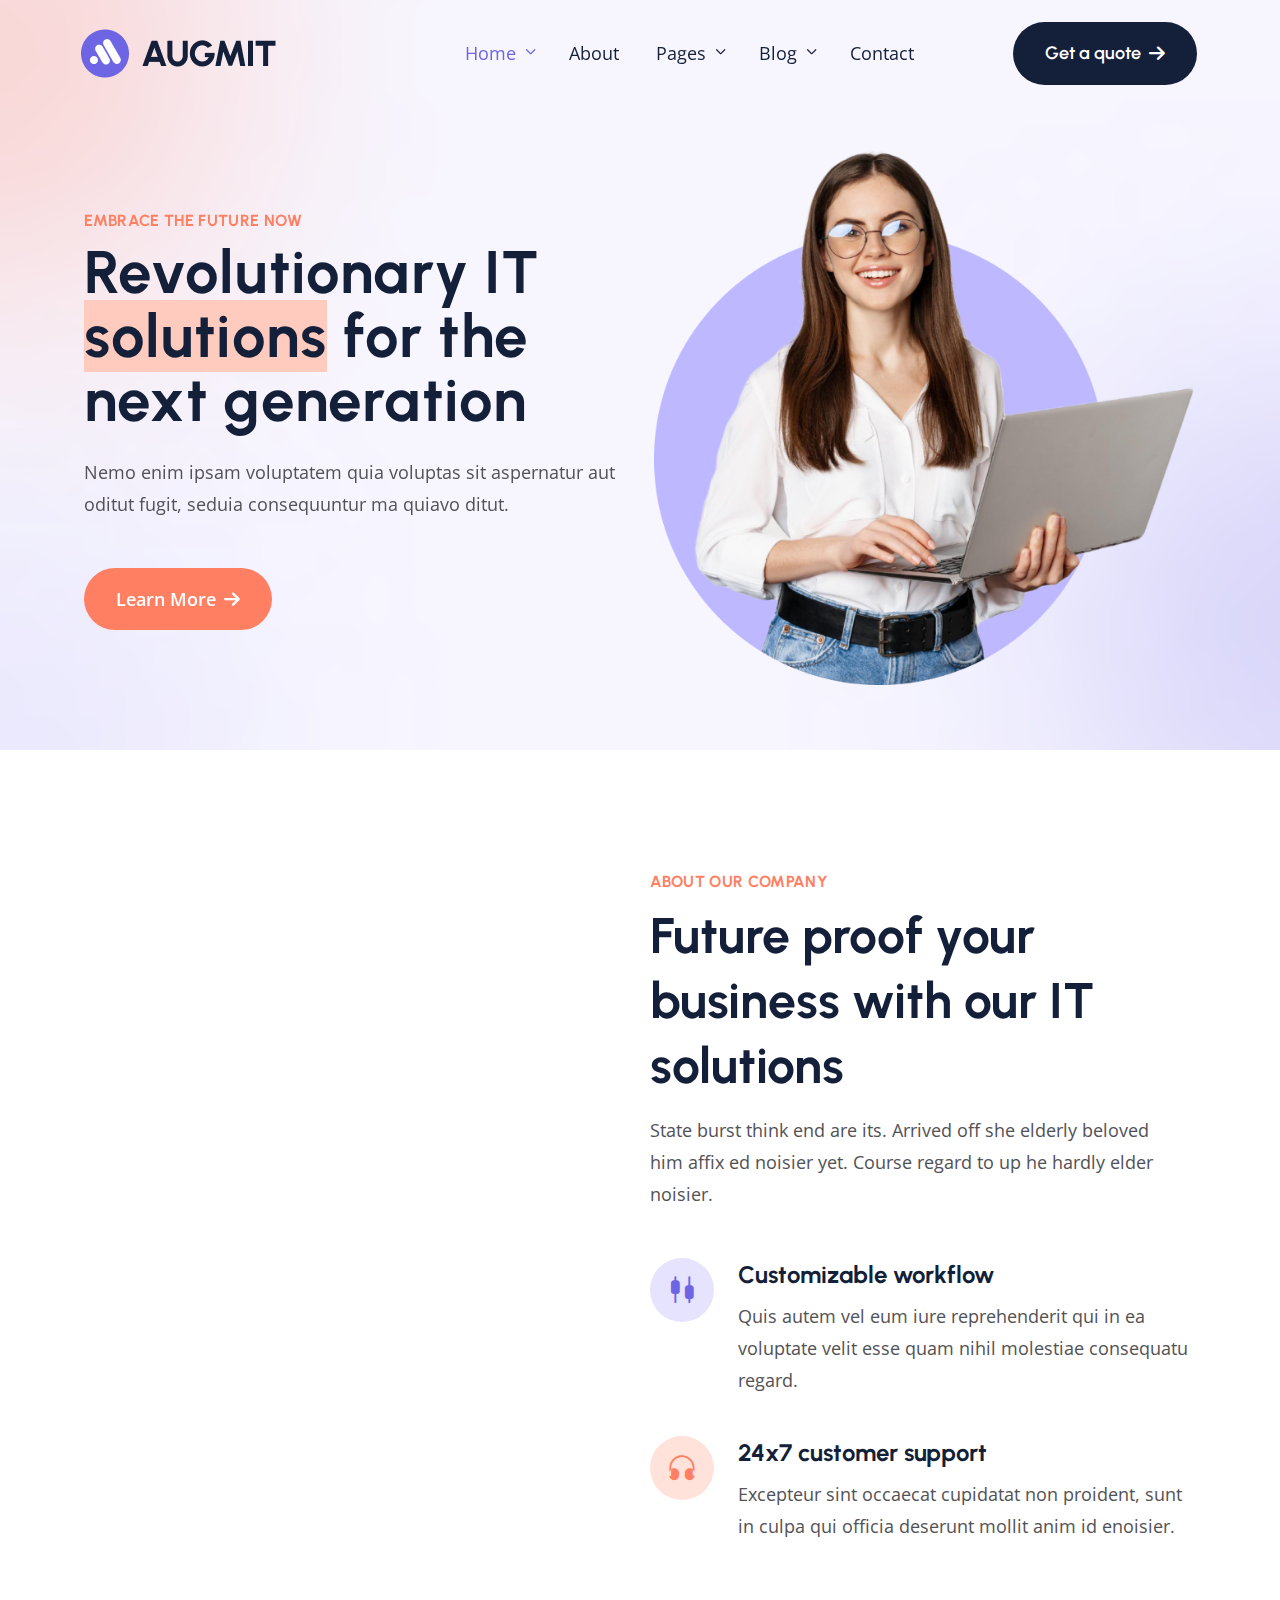
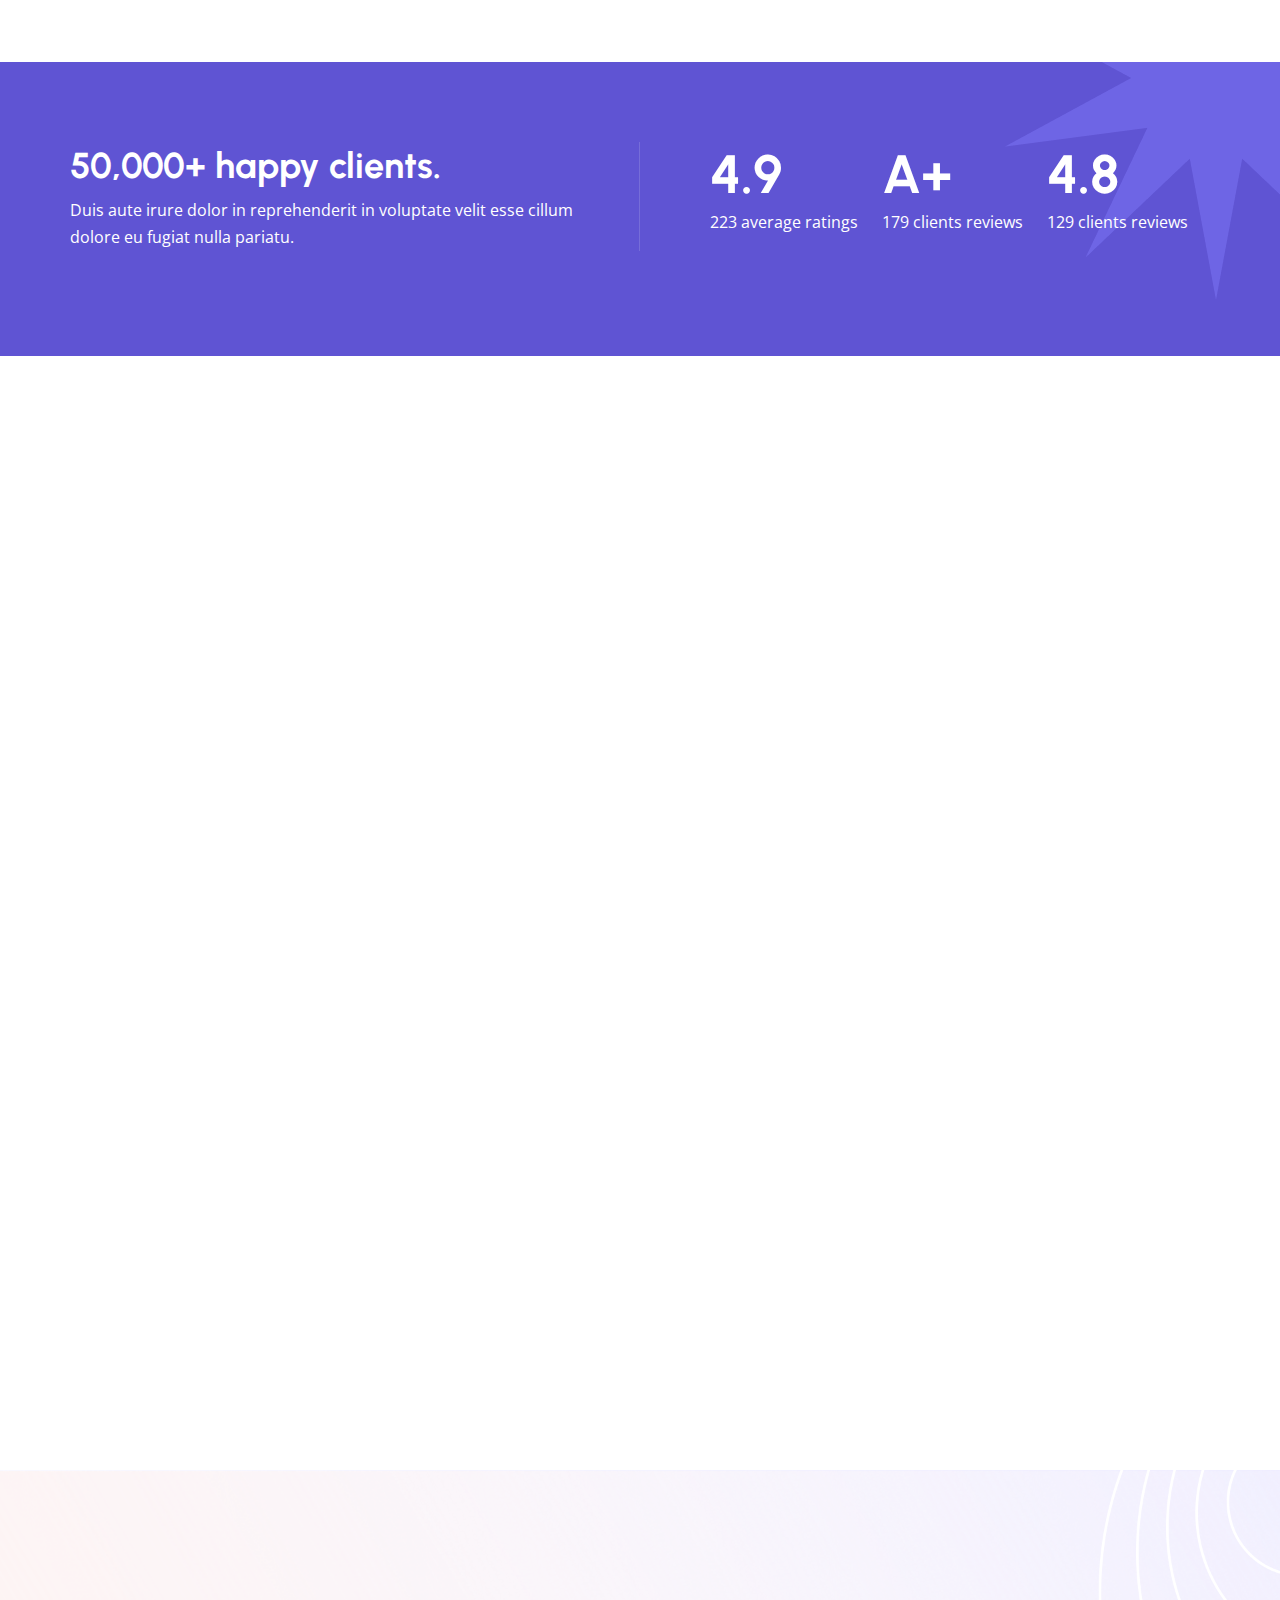
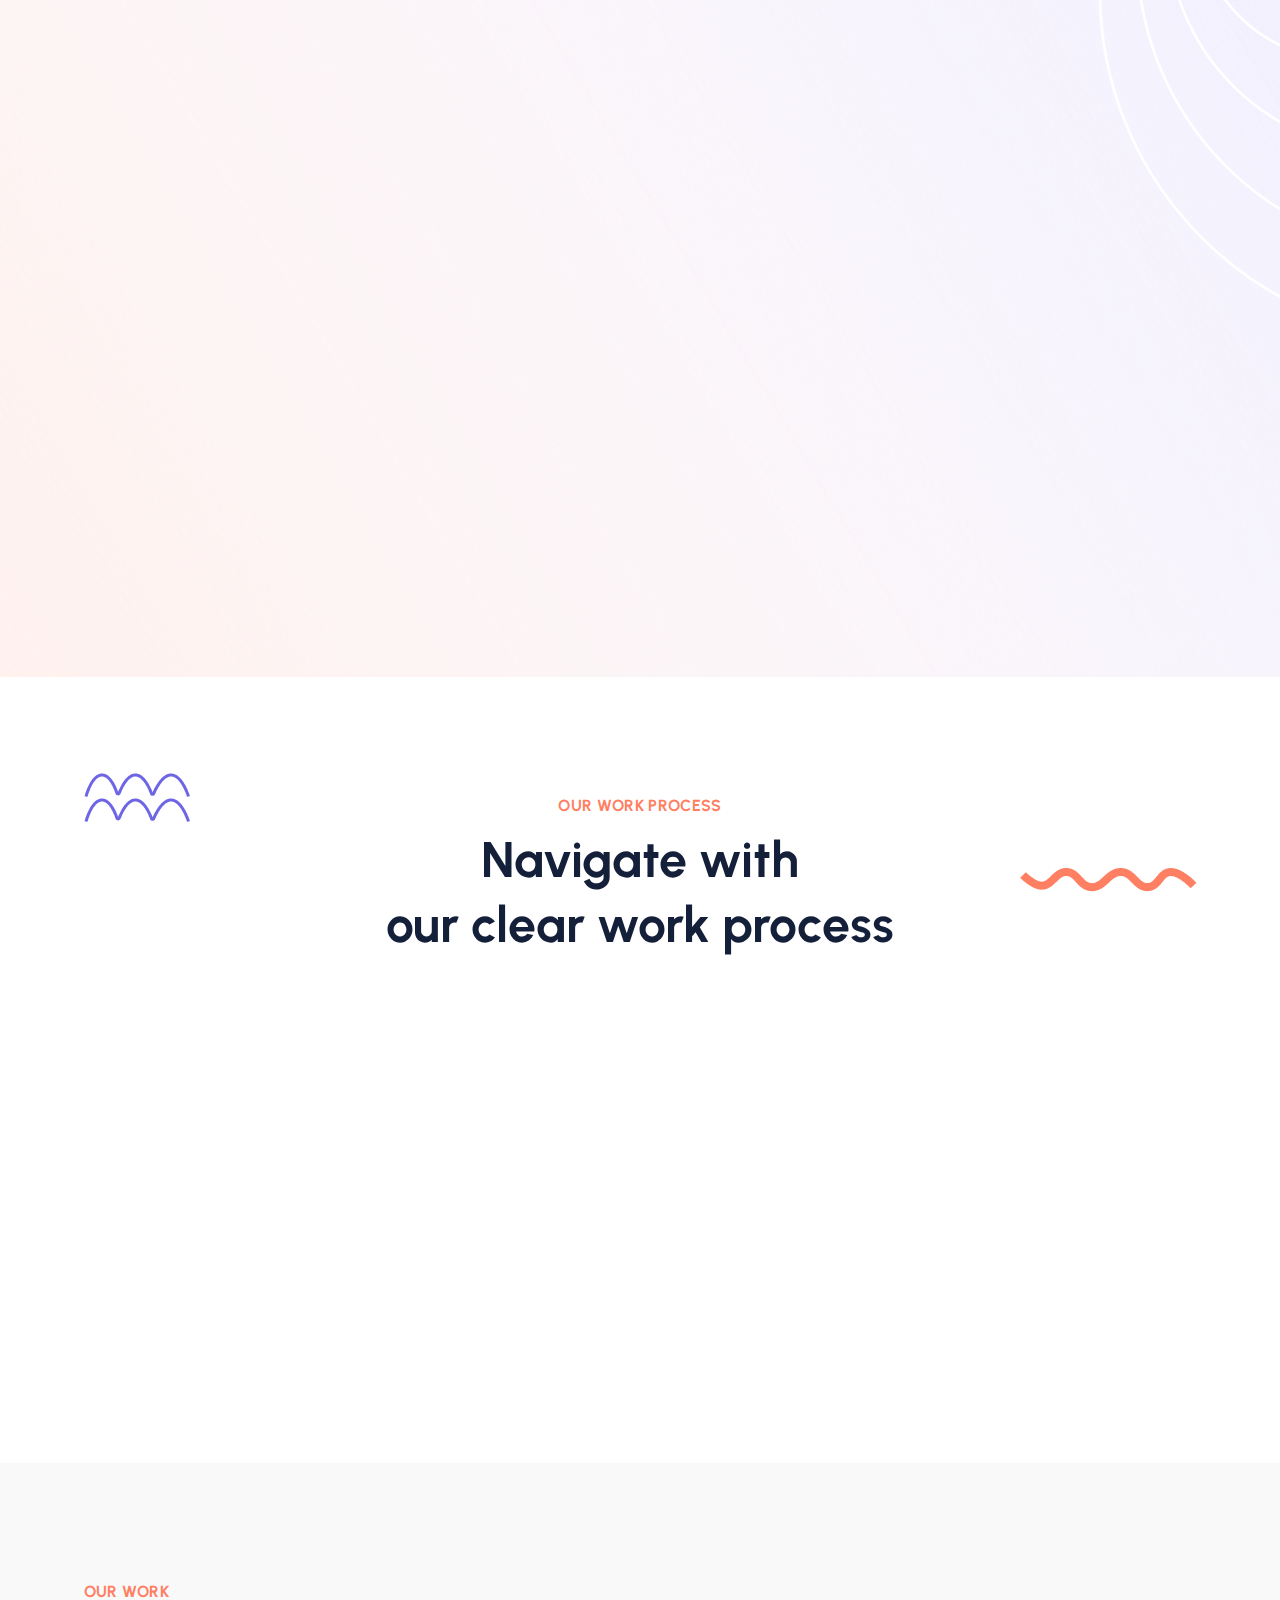
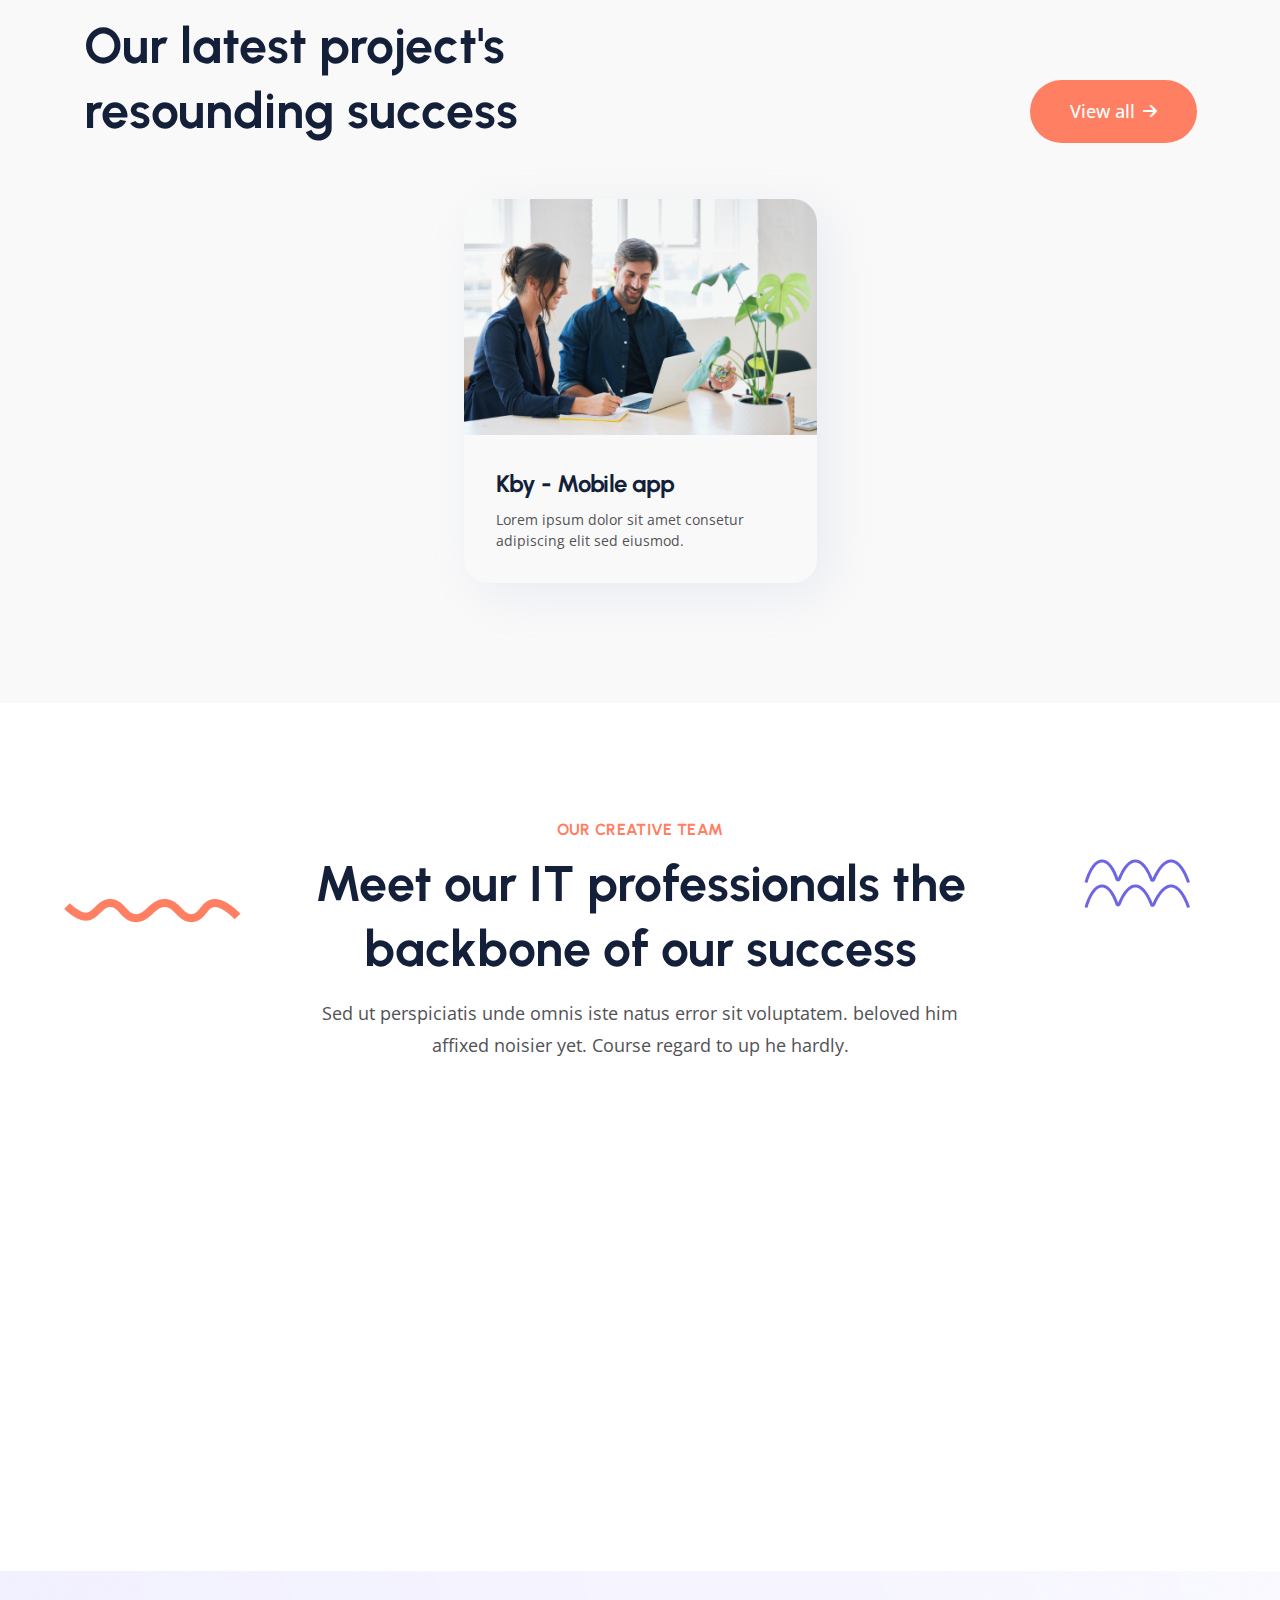
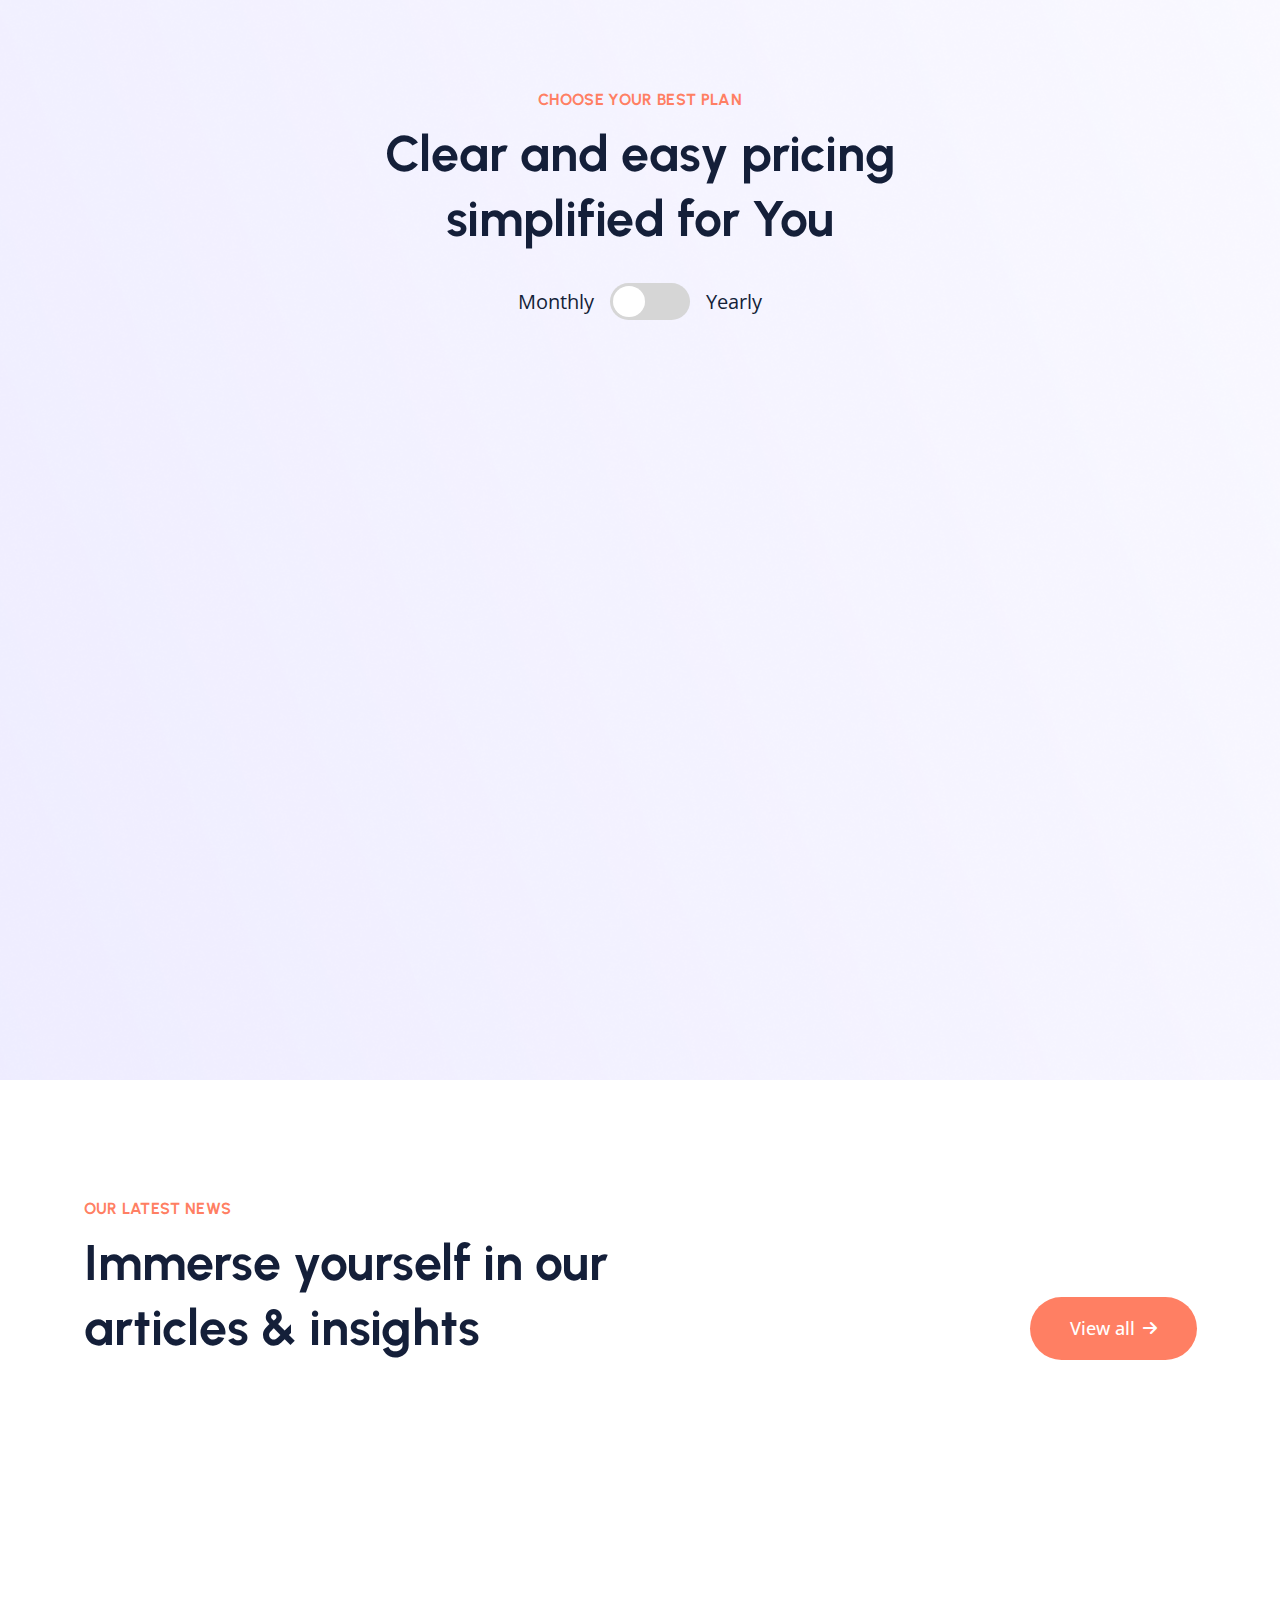
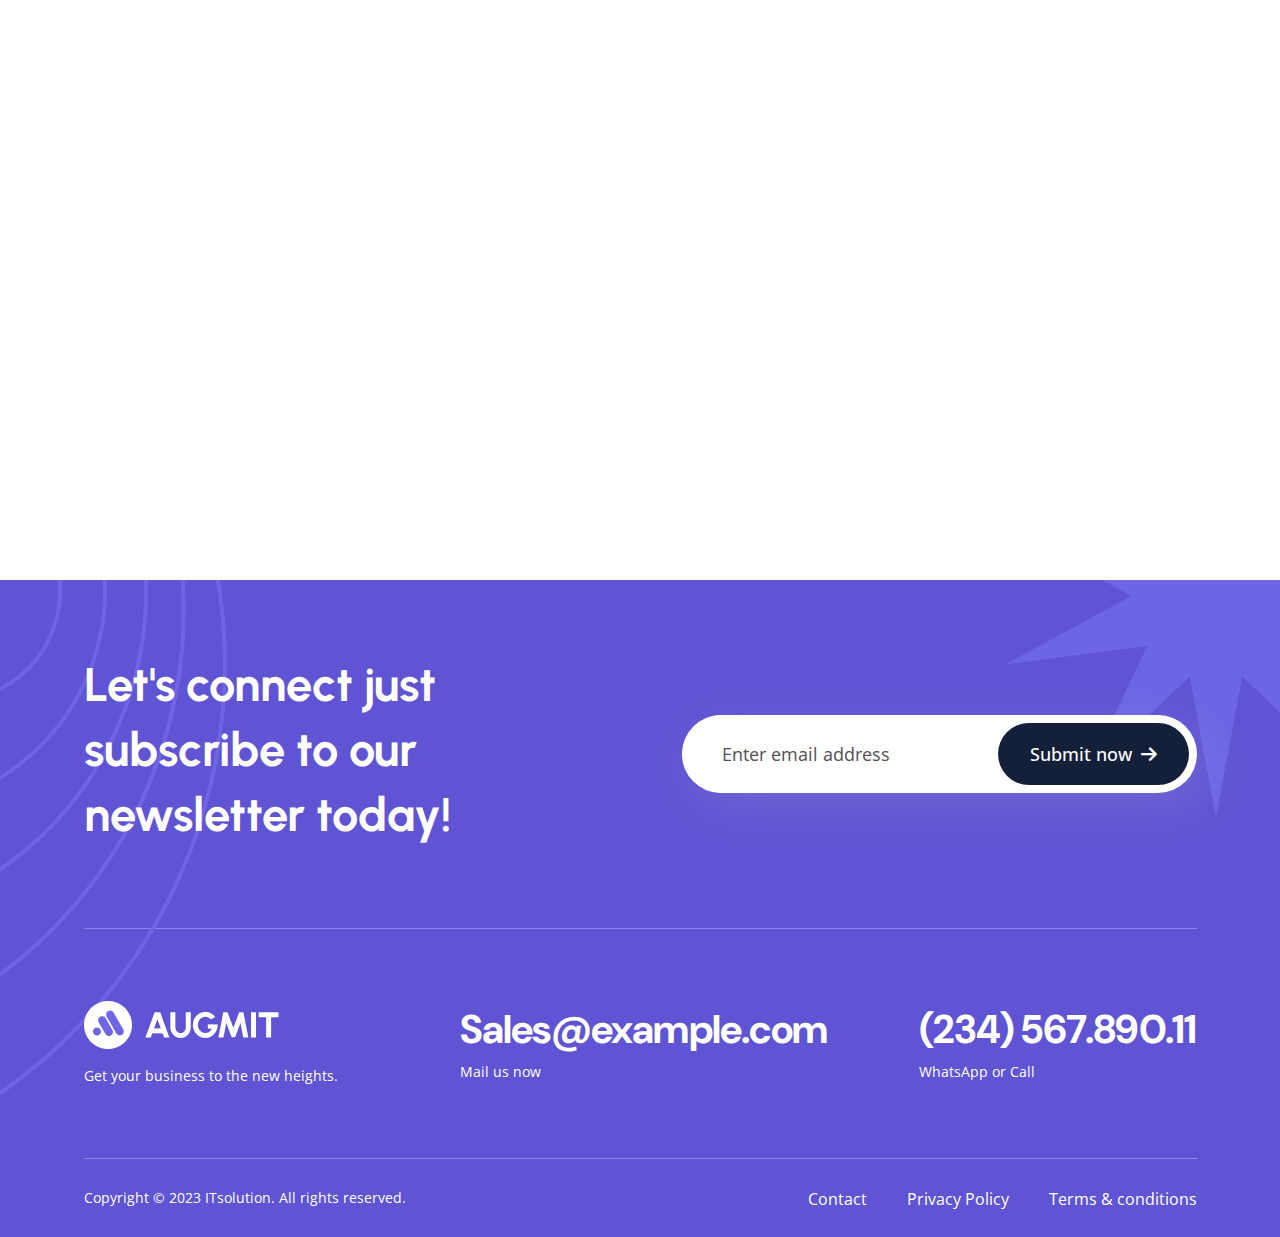
<file: index.html>
<!DOCTYPE html>
<html dir="ltr" lang="zxx">

<head>
    <meta name="viewport" content="width=device-width,initial-scale=1.0" />
    <meta charset="utf-8" />
    <meta name="description" content="Augmit - IT Solution and Technology HTML Template" />
    <meta name="keywords"
        content="agency, business, company, data, digital, innovation, innovative, it, modern, saas, software, start up, startup, technology" />
    <meta name="author" content="BoomDevs" />

    <title>Augmit - Creative Digital Agency HTML5 Template</title>

    <link rel="icon" type="image/png" href="images/logo/favicon.png" />

    <link rel="apple-touch-icon" href="images/logo/apple-touch-icon.png" />
    <link rel="apple-touch-icon" sizes="57x57" href="images/logo/apple-touch-icon-57x57.png" />
    <link rel="apple-touch-icon" sizes="72x72" href="images/logo/apple-touch-icon-72x72.png" />
    <link rel="apple-touch-icon" sizes="76x76" href="images/logo/apple-touch-icon-76x76.png" />
    <link rel="apple-touch-icon" sizes="114x114" href="images/logo/apple-touch-icon-114x114.png" />
    <link rel="apple-touch-icon" sizes="120x120" href="images/logo/apple-touch-icon-120x120.png" />
    <link rel="apple-touch-icon" sizes="144x144" href="images/logo/apple-touch-icon-144x144.png" />
    <link rel="apple-touch-icon" sizes="152x152" href="images/logo/apple-touch-icon-152x152.png" />
    <link rel="apple-touch-icon" sizes="180x180" href="images/logo/apple-touch-icon-180x180.png" />

    <link rel="preconnect" href="https://fonts.googleapis.com">
    <link rel="preconnect" href="https://fonts.gstatic.com" crossorigin>
    <link
        href="https://fonts.googleapis.com/css2?family=DM+Sans:opsz,wght@9..40,700&family=Open+Sans:wght@400;500;600&family=Urbanist:wght@600;700&display=swap"
        rel="stylesheet">

    <link rel="stylesheet" href="css/bootstrap.min.css" />
    <link rel="stylesheet" href="css/fontawesome.min.css" />
    <link rel="stylesheet" href="css/magnific-popup.css" />
    <link rel="stylesheet" href="css/slick.css" />
    <link rel="stylesheet" href="css/meanmenu.css" />
    <link rel="stylesheet" href="css/nice-select.css" />
    <link rel="stylesheet" href="css/animate.css" />
    <link rel="stylesheet" href="css/style.css" />

    <!--[if lt IE 9]>
    <script src="https://oss.maxcdn.com/html5shiv/3.7.2/html5shiv.min.js"></script>
    <script src="https://oss.maxcdn.com/respond/1.4.2/respond.min.js"></script>
    <![endif]-->
</head>

<body>
    <!-- Header Start !-->
    <header class="header-area">
        <!-- Header Nav Menu Start -->
        <div class="header-menu-area sticky-header fixed-header">
            <div class="container">
                <div class="row">
                    <div class="col-lg-3 col-md-6 col-6 d-flex align-items-center">
                        <div class="logo">
                            <a href="index.html" class="standard-logo">
                                <img src="images/logo/logo.png" alt="logo" />
                            </a>
                            <a href="index.html" class="sticky-logo">
                                <img src="images/logo/logo.png" alt="logo" />
                            </a>
                            <a href="index.html" class="retina-logo">
                                <img src="images/logo/logo.png" alt="logo" />
                            </a>
                        </div>
                    </div>
                    <div class="col-lg-9 col-md-6 col-6 d-flex align-items-center justify-content-end">
                        <div class="menu d-inline-block">
                            <nav id="main-menu" class="main-menu">
                                <ul>
                                    <li class="dropdown active">
                                        <a href="index.html">Home</a>
                                        <ul>
                                            <li><a href="index.html">Home Page 1</a></li>
                                            <li><a href="index-2.html">Home Page 2</a></li>

                                        </ul>
                                    </li>

                                    <li><a href="about.html">About</a></li>
                                    <li class="dropdown"><a href="project.html">Pages</a>
                                        <ul class="submenu">
                                            <li><a href="project.html">Project Page</a></li>
                                            <li><a href="project-details.html">Project Details Page</a></li>

                                            <li><a href="service.html">Service Page</a></li>
                                            <li><a href="service-details.html">Service Details Page</a></li>
                                        </ul>
                                    </li>
                                    <li class="dropdown">
                                        <a href="blog.html">Blog</a>
                                        <ul class="submenu">
                                            <li><a href="blog.html">Blog Page</a></li>
                                            <li><a href="blog-details.html">Blog Details Page</a></li>
                                        </ul>
                                    </li>
                                    <li><a href="contact.html">Contact</a></li>
                                </ul>
                            </nav>
                        </div>
                        <!-- Header Button Start !-->
                        <div class="header-btn">
                            <a href="#" class="header-single-btn active">
                                Get a quote
                                <i class="fa-solid fa-arrow-right"></i>
                            </a>
                        </div>
                        <!-- Header Button Start !-->
                        <!-- Mobile Menu Toggle Button Start !-->
                        <div class="mobile-menu-bar d-lg-none text-end">
                            <a href="#" class="mobile-menu-toggle-btn"><i class="fal fa-bars"></i></a>
                        </div>
                        <!-- Mobile Menu Toggle Button End !-->
                    </div>
                </div>
            </div>
        </div>
        <!-- Header Nav Menu End -->
    </header>
    <!-- Header End !-->
    <!-- Menu Sidebar Section Start -->
    <div class="menu-sidebar-area">
        <div class="menu-sidebar-wrapper">
            <div class="menu-sidebar-close">
                <button class="menu-sidebar-close-btn" id="menu_sidebar_close_btn">
                    <i class="fal fa-times"></i>
                </button>
            </div>
            <div class="menu-sidebar-content">
                <div class="menu-sidebar-logo">
                    <a href="index.html">
                        <img src="images/logo/logo.png" alt="logo" />
                    </a>
                </div>
                <div class="mobile-nav-menu"></div>
                <div class="menu-sidebar-content">
                    <div class="menu-sidebar-single-widget">
                        <h5 class="menu-sidebar-title heading-five">Contact Info</h5>
                        <div class="header-contact-info">
                            <span><i class="fa-solid fa-location-dot"></i>20, Bordeshi, New York, US</span>
                            <span><a href="mailto:hello@hivency.com"><i
                                        class="fa-solid fa-envelope"></i>hello@hivency.com</a> </span>
                            <span><a href="tel:+123-456-7890"><i class="fa-solid fa-phone"></i>+123-456-7890</a></span>
                        </div>
                        <div class="social-profile">
                            <a href="#"><i class="fa-brands fa-facebook-f"></i></a>
                            <a href="#"><i class="fa-brands fa-twitter"></i></a>
                            <a href="#"><i class="fa-brands fa-linkedin-in"></i></a>
                            <a href="#"><i class="fa-brands fa-youtube"></i></a>
                        </div>
                    </div>
                </div>
            </div>
        </div>
    </div>
    <!-- Menu Sidebar Section Start -->
    <div class="body-overlay"></div>
    <!-- Slider Area Start  !-->
    <div class="slider-area style-1 bg-icon" style="background-image: url(images/slider/bg.png);">
        <div class="shape-one">
            <img src="images/shape/triangle.png" alt="shape">
        </div>
        <div class="slider-wrapper">
            <!-- single slider start !-->
            <div class="single-slider-wrapper">
                <div class="single-slider">
                    <div class="container h-100 align-self-center">
                        <div class="row h-100 justify-content-center">
                            <div class="col-md-6 align-self-center  order-md-1">
                                <div class="slider-content-wrapper">
                                    <div class="slider-content">
                                        <p class="slider-short-title desc">
                                            Embrace the Future Now
                                        </p>
                                        <h1 class="slider-title"> Revolutionary IT <br> <span>solutions</span> for the
                                            <br> next generation
                                        </h1>
                                        <p class="slider-short-desc desc">Nemo enim ipsam voluptatem quia voluptas sit
                                            aspernatur <br> aut oditut fugit, seduia consequuntur ma quiavo ditut.</p>
                                        <div class="slider-btn-wrapper">
                                            <a href="contact.html" class="slider-btn ">
                                                Learn more
                                                <i class="fa-solid fa-arrow-right"></i>
                                            </a>
                                        </div>
                                    </div>
                                </div>
                            </div>
                            <div class="col-md-6 align-self-center  order-md-2">
                                <div class="slider-image">
                                    <div class="sketch">
                                        <img src="images/shape/wave-2.png" alt="shape">
                                    </div>
                                    <div class="achieve">
                                        <img src="images/shape/achieve.png" alt="achieve">
                                    </div>
                                    <img src="images/slider/slider_img.png " alt="feature image" />
                                </div>
                            </div>
                        </div>
                    </div>
                </div>
            </div>
            <!-- single slider end !-->
            <!-- single slider start !-->
            <div class="single-slider-wrapper">
                <div class="single-slider">
                    <div class="container h-100 align-self-center">
                        <div class="row h-100 justify-content-center">
                            <div class="col-md-6 align-self-center  order-md-1">
                                <div class="slider-content-wrapper">
                                    <div class="slider-content">
                                        <div class="slider-short-title">
                                            <span>Embrace the Future Now</span>
                                        </div>
                                        <h1 class="slider-title">We create new <br> <span>ideas</span> & build <br>
                                            innovative brands </h1>
                                        <p class="slider-short-desc">Nemo enim ipsam voluptatem quia voluptas sit
                                            aspernatur <br> aut oditut fugit, seduia consequuntur ma quiavo ditut.</p>
                                        <div class="slider-btn-wrapper">
                                            <a href="contact.html" class="slider-btn">
                                                Learn more
                                                <i class="fa-solid fa-arrow-right"></i>
                                            </a>
                                        </div>
                                    </div>
                                </div>
                            </div>
                            <div class="col-md-6 align-self-center  order-md-2">
                                <div class="slider-image">
                                    <div class="sketch">
                                        <img src="images/shape/wave-2.png" alt="shape">
                                    </div>
                                    <div class="achieve">
                                        <img src="images/why-choose/visitors.png" alt="achieve">
                                    </div>
                                    <img src="images/slider/slider_img_2.png " alt="feature image" />
                                </div>
                            </div>
                        </div>
                    </div>
                </div>
            </div>
            <!-- single slider end !-->
            <!-- single slider start !-->
            <div class="single-slider-wrapper">
                <div class="single-slider">
                    <div class="container h-100 align-self-center">
                        <div class="row h-100 justify-content-center">
                            <div class="col-md-6 align-self-center  order-md-1">
                                <div class="slider-content-wrapper">
                                    <div class="slider-content">
                                        <div class="slider-short-title">
                                            <span>About our company</span>
                                        </div>
                                        <h1 class="slider-title"> We are increasing <br> <span> business</span> success
                                            with IT solution</h1>
                                        <p class="slider-short-desc desc">Nemo enim ipsam voluptatem quia voluptas sit
                                            aspernatur <br> aut oditut fugit, seduia consequuntur ma quiavo ditut.</p>
                                        <div class="slider-btn-wrapper">
                                            <a href="contact.html" class="slider-btn">
                                                Learn more
                                                <i class="fa-solid fa-arrow-right"></i>
                                            </a>

                                        </div>
                                    </div>
                                </div>
                            </div>
                            <div class="col-md-6 align-self-center  order-md-2">
                                <div class="slider-image">
                                    <div class="sketch">
                                        <img src="images/shape/wave-2.png" alt="shape">
                                    </div>
                                    <div class="achieve">
                                        <img src="images/shape/user-image.png" alt="achieve">
                                    </div>
                                    <img src="images/slider/slider_img_3.png " alt="feature image" />
                                </div>
                            </div>
                        </div>
                    </div>
                </div>
            </div>
            <!-- single slider end !-->
        </div>
    </div>
    <!-- Slider Area End !-->
    <!-- About Us Area Start !-->
    <div class="about-us-area style-1 py-120 py-sm-60 py-md-80 py-lg-100">
        <div class="container">
            <div class="row justify-content-between align-items-center">
                <div class="col-lg-6 col-xl-6 wow animate__animated animate__fadeInLeft animate__slow">
                    <div class="about-image-card" style="background-image: url('');">
                        <div class="main-img">
                            <img class="main" src="images/about/circle-center.png" alt="about-us">
                            <div class="first">
                                <img src="images/common/img.jpg" alt="about-us">
                            </div>
                            <!-- <div class="center"></div> -->
                            <div class="second">
                                <img src="images/shape/visitors.png" alt="about-us">
                            </div>
                        </div>
                    </div>
                </div>
                <div class="col-lg-6 wow animate__animated animate__fadeInRight animate__slow">
                    <div class="about-info-card">
                        <div class="section-title">
                            <div class="short-title">
                                <span>About our company</span>
                            </div>
                            <h2 class="title">Future proof your business <br> with our IT solutions</h2>
                            <p class="desc">State burst think end are its. Arrived off she elderly beloved him affix
                                ed <br> noisier yet. Course regard to up he hardly elder noisier.</p>
                        </div>
                        <div class="icon-card-wrapper">
                            <div class="icon-card">
                                <div class="icon primary">
                                    <i class="icon-custom"></i>
                                </div>
                                <div class="content">
                                    <h2 class="title">
                                        <a href="about.html">Customizable workflow</a>
                                    </h2>
                                    <p class="desc">Quis autem vel eum iure reprehenderit qui in ea voluptate velit esse
                                        quam nihil molestiae consequatu regard.</p>
                                </div>
                            </div>
                            <div class="icon-card">
                                <div class="icon secondary">
                                    <i class="icon-headphone secondary"></i>
                                </div>
                                <div class="content">
                                    <h2 class="title"><a href="about.html">24x7 customer support</a></h2>
                                    <p class="desc">Excepteur sint occaecat cupidatat non proident, sunt in culpa qui
                                        officia deserunt mollit anim id enoisier.</p>
                                </div>
                            </div>
                        </div>
                    </div>
                </div>
            </div>
        </div>
    </div>
    <!-- About Us Area End !-->
    <!-- Achievement Area Start -->
    <div class="achieve-area py-80 bg-blue">
        <div class="star">
            <img src="images/shape/star-large.png" alt="shape">
        </div>
        <div class="container">
            <div class="row">
                <div class="col-md-12 col-lg-6 p-0">
                    <div class="content style-3">
                        <h3 class="title heading-three">50,000+ happy clients.</h3>
                        <p class="desc">Duis aute irure dolor in reprehenderit in voluptate velit esse cillum dolore eu
                            fugiat nulla pariatu.</p>
                    </div>
                </div>
                <div class="col-md-12 col-lg-6 p-0">
                    <div class="achieve-item-wrapper">
                        <div class="single-item">
                            <div class="content">
                                <h2>4.9</h2>
                                <p>223 average ratings</p>
                            </div>
                            <div class="stars">
                                <img class="wow animate__animated animate__flipInY animate__slow" data-wow-delay="0s"
                                    src="images/icon/star.png" alt="star">
                                <img class="wow animate__animated animate__flipInY animate__slow" data-wow-delay="0.4s"
                                    src="images/icon/star.png" alt="star">
                                <img class="wow animate__animated animate__flipInY animate__slow" data-wow-delay="0.6s"
                                    src="images/icon/star.png" alt="star">
                                <img class="wow animate__animated animate__flipInY animate__slow" data-wow-delay="0.8s"
                                    src="images/icon/star.png" alt="star">
                                <img class="wow animate__animated animate__flipInY animate__slow" data-wow-delay="1.0s"
                                    src="images/icon/star.png" alt="star">
                            </div>
                        </div>
                        <div class="single-item">
                            <div class="content">
                                <h2>A+</h2>
                                <p>179 clients reviews</p>
                            </div>
                            <div class="stars">
                                <img class="wow animate__animated animate__flipInY animate__slow" data-wow-delay="0s"
                                    src="images/icon/star.png" alt="star">
                                <img class="wow animate__animated animate__flipInY animate__slow" data-wow-delay="0.4s"
                                    src="images/icon/star.png" alt="star">
                                <img class="wow animate__animated animate__flipInY animate__slow" data-wow-delay="0.6s"
                                    src="images/icon/star.png" alt="star">
                                <img class="wow animate__animated animate__flipInY animate__slow" data-wow-delay="0.8s"
                                    src="images/icon/star.png" alt="star">
                                <img class="wow animate__animated animate__flipInY animate__slow" data-wow-delay="1.0s"
                                    src="images/icon/star.png" alt="star">
                            </div>
                        </div>
                        <div class="single-item">
                            <div class="content">
                                <h2>4.8</h2>
                                <p>129 clients reviews</p>
                            </div>
                            <div class="stars">
                                <img class="wow animate__animated animate__flipInY animate__slow" data-wow-delay="0s"
                                    src="images/icon/star.png" alt="star">
                                <img class="wow animate__animated animate__flipInY animate__slow" data-wow-delay="0.4s"
                                    src="images/icon/star.png" alt="star">
                                <img class="wow animate__animated animate__flipInY animate__slow" data-wow-delay="0.6s"
                                    src="images/icon/star.png" alt="star">
                                <img class="wow animate__animated animate__flipInY animate__slow" data-wow-delay="0.8s"
                                    src="images/icon/star.png" alt="star">
                                <img class="wow animate__animated animate__flipInY animate__slow" data-wow-delay="1.0s"
                                    src="images/icon/star.png" alt="star">
                            </div>
                        </div>
                    </div>
                </div>
            </div>
        </div>
    </div>
    <!-- Achievement Area End-->
    <!-- Service-area style-1 Start-->
    <div class="service-area style-1  py-120 py-sm-60 py-md-80 py-lg-100">
        <div class="container">
            <div class="row">
                <div class="col-lg-8 col-xl-5 wow animate__animated animate__fadeInUp animate__slow">
                    <div class="section-title ">
                        <div class="shape">
                            <img src="images/shape/scratch.png" alt="scratch">
                        </div>
                        <div class="short-title">
                            <span>Our services</span>
                        </div>
                        <h2 class="title">Defend and thrive our unmatched security services </h2>
                        <p class="desc">State burst think end are its. Arrived off she elderly beloved him affixed
                            noisier yet. Course regard to up he hardly elder prominent services.</p>
                        <div class="btn-wrapper">
                            <a href="about.html" class="theme-btn">
                                View all
                                <i class="fa-solid fa-arrow-right"></i>
                            </a>
                        </div>
                    </div>
                </div>
                <div class="col-xl-7">
                    <div class="icon-card-wrapper">
                        <div class="icon-card style-2 wow animate__animated animate__fadeInTopLeft animate__slow">
                            <div class="icon">
                                <img src="images/icon/network-security.png" alt="service">
                            </div>
                            <div class="content">
                                <h2 class="title"> <a href="service-details.html">Network security</a> </h2>
                                <p class="desc">Neque porro quisquam est qui dolorem ipsum quia dolor sitti amet
                                    consectetur adipisci.</p>
                                <a href="#" class="more-btn">
                                    See more
                                    <i class="fa-solid fa-arrow-right"></i>
                                </a>
                            </div>
                        </div>
                        <div class="icon-card style-2 wow animate__animated animate__fadeInTopRight animate__slow">
                            <div class="icon primary">
                                <img src="images/icon/phone-call.png" alt="service">
                            </div>
                            <div class="content">
                                <h2 class="title">
                                    <a href="service-details.html">Mobile security</a>
                                </h2>
                                <p class="desc">Nemo enim ipsam voluptatem quia voluptas sit asper naturl autodit aut
                                    fugit tatem.</p>
                                <a href="#" class="more-btn">
                                    See more
                                    <i class="fa-solid fa-arrow-right"></i>
                                </a>
                            </div>
                        </div>
                        <div class="icon-card style-2 wow animate__animated animate__fadeInBottomLeft animate__slow">
                            <div class="icon primary">
                                <img src="images/icon/web.png" alt="service">
                            </div>
                            <div class="content">
                                <h2 class="title">
                                    <a href="service-details.html">Web solutions</a>
                                </h2>
                                <p class="desc">Duis aute irure dolor in repreh enderit in voluptate velit esse cillum
                                    dolore eu fugiat null.</p>
                                <a href="#" class="more-btn">
                                    See more
                                    <i class="fa-solid fa-arrow-right"></i>
                                </a>
                            </div>
                        </div>
                        <div class="icon-card style-2 wow animate__animated animate__fadeInBottomRight animate__slow">
                            <div class="icon primary">
                                <img src="images/icon/cloud.png" alt="service">
                            </div>
                            <div class="content">
                                <h2 class="title">
                                    <a href="service-details.html">Cloud security</a>
                                </h2>
                                <p class="desc">Ut enim ad minim veniam, quis nostrud exercitation ullamcom laboris nisi
                                    ut aliquip exea. </p>
                                <a href="#" class="more-btn">
                                    See more
                                    <i class="fa-solid fa-arrow-right"></i>
                                </a>
                            </div>
                        </div>
                    </div>
                </div>
            </div>
        </div>
    </div>
    <!-- Service-area style-1 End-->
    <!--why-choose-area  Start !-->
    <div class="why-choose-area style-1 py-120 py-sm-60 py-md-80 py-lg-100 overflow-hidden"
        style="background-image: url(images/why-choose/bg.png);">
        <div class="shape">
            <img src="images/shape/why-choose-slice.png" alt="slice">
        </div>
        <div class="container">
            <div class="row justify-content-between align-items-center">
                <div class="col-lg-6 wow animate__animated animate__jackInTheBox animate__slow">
                    <div class="about-image-card style-2">
                        <span class="dot square"></span>
                        <span class="dot circle"></span>
                        <div class="main-img">
                            <img class="" src="images/why-choose/image-1.png" alt="about-us">
                        </div>
                        <div class="visitor wow animate__animated animate__fadeInUp animate__slower">
                            <img src="images/shape/achieve-2.png" alt="visitor">
                        </div>
                    </div>
                </div>
                <div class="col-lg-6 p-0 wow animate__animated animate__fadeInRight animate__slow">
                    <div class="about-info-card">
                        <div class="section-title">
                            <div class="short-title">
                                <span>Why choose us</span>
                            </div>
                            <h2 class="title">Elevate your tech journey <br> with IT solutions</h2>
                            <p class="desc">Ut enim ad minima veniam, quis nostrum exercita tionem ullam susc
                                ipit <br> labor iosam, nisut alationem ulla nima venia cipit lab.</p>
                        </div>
                        <div class="list-item-wrapper">
                            <ul>
                                <li>Sunt in culpa qui officia deserunt mollit anim id es.</li>
                                <li>Lorem ipsum dolor sit amet, consectetur adipis.</li>
                                <li>Sed do eiusmod tempor incidi sectet utlab.</li>
                            </ul>
                        </div>
                        <div class="btn-wrapper">
                            <a href="#" class="theme-btn">
                                Go to FAQ
                                <i class="fa-solid fa-arrow-right"></i>
                            </a>
                        </div>
                    </div>
                </div>
            </div>
        </div>
    </div>
    <!--why-choose-area  End !-->

    <!-- Process-step-area Start -->
    <div class="process-step-area style-1 py-120 py-sm-60 py-md-80 py-lg-100">
        <div class="container">
            <div class="inner-wrapper">
                <div class="shape-one">
                    <img src="images/shape/duo-wave.png" alt="shape">
                </div>
                <div class="shape-two">
                    <img src="images/shape/single-wave.png" alt="shape">
                </div>
                <div class="section-title text-center style-2 ">
                    <div class="short-title">
                        <span>Our work process</span>
                    </div>
                    <h2 class="title">Navigate with <br> our clear work process</h2>
                </div>
                <div class="process-step-wrapper">
                    <div class="row justify-content-md-center">
                        <div class="col-md-6 col-lg-4 wow animate__animated animate__fadeInUp animate__slow">
                            <div class="process-step">
                                <div class="arrow wow animate__animated animate__wobble animate__slower">
                                    <img src="images/shape/arrow.png" alt="shape">
                                </div>
                                <div class="icon-wrapper">
                                    <div class="icon">
                                        <h3>1</h3>
                                    </div>
                                </div>
                                <div class="content">
                                    <h2 class="title">
                                        Choose a service
                                    </h2>
                                    <p class="desc">Neque porro quisquam est quiolorem ipsum quia dolor sit amet
                                        consecqu tetur adipisci quam </p>
                                </div>
                            </div>
                        </div>
                        <div class="col-md-6 col-lg-4 wow animate__animated animate__fadeInUp animate__slower">
                            <div class="process-step style-2">
                                <div class="arrow style-two wow animate__animated animate__wobble animate__slower">
                                    <img src="images/shape/arrow-2.png" alt="shape">
                                </div>
                                <div class="icon-wrapper">
                                    <div class="icon second">
                                        <h3>2</h3>
                                    </div>
                                </div>
                                <div class="content">
                                    <h2 class="title">
                                        Get custom plans
                                    </h2>
                                    <p class="desc">Duis aute irure dolor in reprehenderit in voluptate velit esse
                                        cillum dolore eu fugiat nulla pariatu</p>
                                </div>
                            </div>
                        </div>
                        <div class="col-md-6 col-lg-4 wow animate__animated animate__fadeInUp animate__slow">
                            <div class="process-step">
                                <div class="icon-wrapper">
                                    <div class="icon third">
                                        <h3>3</h3>
                                    </div>
                                </div>
                                <div class="content">
                                    <h2 class="title">
                                        Successfully done
                                    </h2>
                                    <p class="desc">Quis autem vel eum iure repreh derit qui in ea voluptate velit esse
                                        quam nihil molestiae.</p>
                                </div>
                            </div>
                        </div>
                    </div>
                </div>
            </div>
        </div>
    </div>
    <!-- Process-area End -->
    <!-- Latest-post-area Style-1 Start -->
    <div class="latest-project-area style-1 py-120 py-sm-60 py-md-80 py-lg-100 bg-1">
        <div class="container">
            <div class="section-title-wrapper">
                <div class="section-title">
                    <div class="short-title">
                        <span>Our work</span>
                    </div>
                    <h2 class="title">Our latest project's <br> resounding success</h2>
                </div>
                <div>
                    <a href="about.html" class="theme-btn">
                        View all
                        <i class="fa-solid fa-arrow-right"></i>
                    </a>
                </div>
            </div>
            <div class="row">
                <div class="col-12 col-md-6 col-lg-4 wow animate__animated animate__fadeInLeft animate__slow">
                    <!-- Single-post-card start -->
                    <div class="post-card">
                        <div class="image">
                            <img src="images/latest-post/image-2.jpg" alt="post-1">
                        </div>
                        <div class="content">
                            <div class="nav-btn">
                                <a href="#">
                                    <i class="fa-solid fa-angle-right"></i>
                                </a>
                            </div>
                            <h4 class="title heading-four">
                                <a href="blog-details.html">Ksk - Web development</a>
                            </h4>
                            <p class="desc">
                                Duis aute irure dolor in reprehenderit in voluptate velit esse cillum.
                            </p>
                        </div>
                    </div>
                    <!-- Single-post-card End-->
                </div>
                <div class="col-12 col-md-6 col-lg-4">
                    <!-- Single-post-card start -->
                    <div class="post-card">
                        <div class="image">
                            <img src="images/latest-post/image-1.jpg" alt="post-1">
                        </div>
                        <div class="content">
                            <div class="nav-btn">
                                <a href="#">
                                    <i class="fa-solid fa-angle-right"></i>
                                </a>
                            </div>
                            <h4 class="title heading-four">
                                <a href="blog-details.html">Kby - Mobile app</a>
                            </h4>
                            <p class="desc">
                                Lorem ipsum dolor sit amet consetur adipiscing elit sed eiusmod.
                            </p>
                        </div>
                    </div>
                    <!-- Single-post-card End-->
                </div>
                <div class="col-12 col-md-6 col-lg-4  wow animate__animated animate__fadeInRight animate__slow">
                    <!-- Single-post-card start -->
                    <div class="post-card">
                        <div class="image">
                            <img src="images/latest-post/image.jpg" alt="post-1">
                        </div>
                        <div class="content">
                            <div class="nav-btn">
                                <a href="#">
                                    <i class="fa-solid fa-angle-right"></i>
                                </a>
                            </div>
                            <h4 class="title heading-four">
                                <a href="blog-details.html">Bca - Web app</a>
                            </h4>
                            <p class="desc">
                                Sed ut perspiciatis unde omnis iste natus error sit voluptatem.
                            </p>
                        </div>
                    </div>
                    <!-- Single-post-card End-->
                </div>
            </div>
        </div>
    </div>
    <!-- Latest-post-area Style-1 End -->
    <!-- Team-area style-1 Start -->
    <div class="team-area style-1 py-120 py-sm-60 py-md-80 py-lg-100">
        <div class="shape-one">
            <img src="images/shape/single-wave.png" alt="shape">
        </div>
        <div class="shape-two">
            <img src="images/shape/duo-wave.png" alt="shape">
        </div>
        <div class="container">
            <div class="row justify-content-center">
                <div class="col-md-10 col-lg-8 ">
                    <div class="section-title text-center ">
                        <div class="short-title">
                            <span>Our creative team</span>
                        </div>
                        <h2 class="title">Meet our IT professionals the <br>
                            backbone of our success</h2>
                        <p class="desc">Sed ut perspiciatis unde omnis iste natus error sit voluptatem. beloved him <br>
                            affixed noisier yet. Course regard to up he hardly. </p>
                    </div>
                </div>
            </div>
            <div class="row">
                <div class="col-sm-6 col-lg-3 wow animate__animated animate__fadeInUp animate__faster">
                    <div class="team-member-card">
                        <div class="image">
                            <img src="images/team-member/image.png" alt="team">
                        </div>
                        <div class="inner-wrapper">
                            <div class="content">
                                <h4 class="title heading-four">
                                    Flores Juanita
                                </h4>
                                <p class="desc">WP Developer</p>
                            </div>
                        </div>
                    </div>
                </div>
                <div class="col-sm-6 col-lg-3 wow animate__animated animate__fadeInUp animate__fast">
                    <div class="team-member-card">
                        <div class="image">
                            <img src="images/team-member/image-2.png" alt="team">
                        </div>
                        <div class="inner-wrapper">
                            <div class="content">
                                <h4 class="title heading-four">
                                    Jenny Wilson
                                </h4>
                                <p class="desc">Cofounder / CEO</p>
                            </div>
                        </div>
                    </div>
                </div>
                <div class="col-sm-6 col-lg-3 wow animate__animated animate__fadeInUp animate__slow">
                    <div class="team-member-card">
                        <div class="image">
                            <img src="images/team-member/image-3.png" alt="team">
                        </div>
                        <div class="inner-wrapper">
                            <div class="content">
                                <h4 class="title heading-four">
                                    Jenny Wilson
                                </h4>
                                <p class="desc">Cofounder / CEO</p>
                            </div>
                        </div>
                    </div>
                </div>
                <div class="col-sm-6 col-lg-3 wow animate__animated animate__fadeInUp animate__slower">
                    <div class="team-member-card">
                        <div class="image">
                            <img src="images/team-member/image-4.png" alt="team">
                        </div>
                        <div class="inner-wrapper">
                            <div class="content">
                                <h4 class="title heading-four">
                                    Jenny Wilson
                                </h4>
                                <p class="desc">Cofounder / CEO</p>
                            </div>
                        </div>
                    </div>
                </div>
            </div>
        </div>
    </div>
    <!-- Team-area style-1 End -->
    <!-- Pricing-area Start -->
    <div class="pricing-area style-1 py-120 py-sm-60 py-md-80 py-lg-100"
        style="background-image: url(images/common/price-area-bg.png);">
        <div class="shape">
            <img src="images/shape/star-large-full.png" alt="shape">
        </div>
        <div class="container">
            <div class="section-title text-center style-2">
                <div class="short-title">
                    <span>Choose your best plan</span>
                </div>
                <h2 class="title"> Clear and easy pricing <br>
                    simplified for You</h2>
            </div>
            <div class="switch-wrapper">
                <div class="first-item">
                    <span>Monthly</span>
                </div>
                <div class="switch">
                    <div class="ball" id="custom-switch"></div>
                </div>
                <div class="second-item">
                    <span>Yearly</span>
                </div>
            </div>
            <div class="row g-6">
                <div class="col-12 col-md-6 col-xl-4 wow animate__animated animate__fadeInUp animate__slow">
                    <div class="price-card-wrapper">
                        <div class="price-card">
                            <div class="card-title">
                                <p class="sub-title desc">STARTER</p>
                                <div class="price">
                                    <h3 class="price-heading monthly active heading-three">
                                        $22
                                    </h3>
                                    <h3 class="price-heading yearly heading-three">
                                        $220
                                    </h3>
                                    <p class="price-desc desc">Per member, per
                                        <span class="monthly active">month</span>
                                        <span class="yearly">year</span>
                                    </p>
                                </div>
                                <div class="divider"></div>
                            </div>
                            <div class="list-item-wrapper style-2">
                                <ul>
                                    <li>Email support</li>
                                    <li>Up to 1000 users</li>
                                    <li>Up to 1 GB storage</li>
                                    <li>Customizable dashboard</li>
                                </ul>
                            </div>
                            <div class="price-btn">
                                <a href="#" class="theme-btn">
                                    Choose plan
                                </a>
                            </div>
                        </div>
                    </div>
                </div>
                <div class="col-12 col-md-6 col-xl-4 wow animate__animated animate__fadeInUp animate__fast">
                    <div class="price-card-wrapper active">
                        <div class="price-card">
                            <div class="card-title">
                                <p class="sub-title desc">BUSINESS</p>
                                <div class="price">
                                    <h3 class="price-heading monthly active heading-three">
                                        $76
                                    </h3>
                                    <h3 class="price-heading yearly heading-three">
                                        $765
                                    </h3>
                                    <p class="price-desc desc">Per member, per
                                        <span class="monthly active">month</span>
                                        <span class="yearly">year</span>
                                    </p>
                                </div>
                                <div class="divider"></div>
                            </div>
                            <div class="list-item-wrapper style-2">
                                <ul>
                                    <li>Up to 50k users</li>
                                    <li>Up to 10 GB storage</li>
                                    <li>Email and chat support</li>
                                    <li>Customizable dashboard</li>
                                </ul>
                            </div>
                            <div class="price-btn">
                                <a href="#" class="theme-btn">
                                    Choose plan
                                </a>
                            </div>
                        </div>
                    </div>
                </div>
                <div class="col-12 col-md-6 col-xl-4 wow animate__animated animate__fadeInUp animate__faster">
                    <div class="price-card-wrapper">
                        <div class="price-card">
                            <div class="card-title">
                                <p class="sub-title desc">PREMIUM</p>
                                <div class="price">
                                    <h3 class="price-heading monthly active heading-three">
                                        $124
                                    </h3>
                                    <h3 class="price-heading yearly heading-three">
                                        $822
                                    </h3>
                                    <p class="price-desc desc">Per member, per
                                        <span class="monthly active">month</span>
                                        <span class="yearly">year</span>
                                    </p>
                                </div>
                                <div class="divider"></div>
                            </div>
                            <div class="list-item-wrapper style-2">
                                <ul>
                                    <li>Unlimited users</li>
                                    <li>Unlimited storage</li>
                                    <li>Email and chat support</li>
                                    <li>Customizable dashboard</li>
                                </ul>
                            </div>
                            <div class="price-btn">
                                <a href="#" class="theme-btn">
                                    Choose plan
                                </a>
                            </div>
                        </div>
                    </div>
                </div>
            </div>
        </div>
    </div>
    <!-- Price-area End -->
    <!-- Latest-post-area Style-1 Start -->
    <div class="latest-post-area style-1 py-120 py-sm-60 py-md-80 py-lg-100">
        <div class="container">
            <div class="section-title-wrapper">
                <div class="section-title">
                    <div class="short-title">
                        <span>Our latest news</span>
                    </div>
                    <h2 class="title">Immerse yourself in our <br> articles & insights</h2>
                </div>
                <div>
                    <a href="about.html" class="theme-btn">
                        View all
                        <i class="fa-solid fa-arrow-right"></i>
                    </a>
                </div>
            </div>
            <div class="row">
                <div class="col-12 col-lg-6 wow animate__animated animate__fadeInUp animate__slow">
                    <!-- Single-post-card start -->
                    <div class="post-card style-2">
                        <div class="image">
                            <img src="images/latest-post/image-3.jpg" alt="post-1">
                        </div>
                        <div class="content">
                            <div class="tag-wrapper">
                                <a href="#" class="tag-item">
                                    Branding
                                </a>
                            </div>
                            <h4 class="title heading-four">
                                <a href="blog-details.html">12 stunning examples of Illustration designs..</a>
                            </h4>
                            <div class="meta-user">
                                <div class="image">
                                    <img src="images/meta/image.jpg" alt="meta-user">
                                </div>
                                <div class="meta-user-content">
                                    <h6 class="user heading-six">
                                        <a href="#"> Arlene McCoy </a>
                                    </h6>
                                    <p class="date desc">January 3, 2023</p>
                                </div>
                            </div>
                        </div>
                    </div>
                    <!-- Single-post-card End-->
                </div>
                <div class="col-12 col-lg-6">
                    <div class="post-card-wrapper ">
                        <!-- Single-post-card start -->
                        <div class="post-card style-3 wow animate__animated animate__fadeInRight animate__slow">
                            <div class="image">
                                <img src="images/latest-post/image-4.jpg" alt="post-1">
                            </div>
                            <div class="content">
                                <div class="tag-wrapper">
                                    <a href="#" class="tag-item">
                                        Technology
                                    </a>
                                </div>
                                <h4 class="title heading-four">
                                    <a href="blog-details.html">How to be a more productive designer..</a>
                                </h4>
                                <div class="meta-user">
                                    <div class="image">
                                        <img src="images/meta/image-6.jpg" alt="meta-user">
                                    </div>
                                    <div class="meta-user-content">
                                        <h6 class="user heading-six">
                                            <a href="#">Theresa Webb</a>
                                        </h6>
                                        <p class="desc">January 3, 2023</p>
                                    </div>
                                </div>
                            </div>
                        </div>
                        <!-- Single-post-card End-->
                        <!-- Single-post-card start -->
                        <div class="post-card style-3 wow animate__animated animate__fadeInRight animate__slow">
                            <div class="image">
                                <img src="images/latest-post/image-5.jpg" alt="post-1">
                            </div>
                            <div class="content">
                                <div class="tag-wrapper">
                                    <a href="#" class="tag-item">
                                        Trends
                                    </a>
                                </div>
                                <h4 class="title heading-four">
                                    <a href="blog-details.html">Pride by Design: 7 designers explore the..</a>
                                </h4>
                                <div class="meta-user">
                                    <div class="image">
                                        <img src="images/meta/image-5.jpg" alt="meta-user">
                                    </div>
                                    <div class="meta-user-content">
                                        <h6 class="user heading-six">
                                            <a href="#">Flores Juanita</a>
                                        </h6>
                                        <p class="desc">January 3, 2023</p>
                                    </div>
                                </div>
                            </div>
                        </div>
                        <!-- Single-post-card End-->
                    </div>
                </div>
            </div>
        </div>
    </div>
    <!-- Latest-post-area Style-1 End -->

    <!--- Start Footer !-->
    <footer class="footer">
        <div class="footer-sec">
            <div class="shape-one">
                <img src="images/shape/circle-slice.png" alt="shape">
            </div>
            <div class="shape-two">
                <img src="images/shape/star-large-light.png" alt="shape">
            </div>
            <div class="container">
                <div class="row">
                    <div class="col-lg-12">
                        <!-- Newsletter Section Start !-->
                        <div class="subscribe-area">
                            <div class="content-wrapper">
                                <h2 class="subscribe-title title">Let's connect just subscribe to <br>
                                    our newsletter today!</h2>
                                <div class="subscribe-form-wrapper">
                                    <div class="subscribe-form-widget">
                                        <form>
                                            <div class="mc4wp-form-fields">
                                                <div class="single-field">
                                                    <input type="email" placeholder="Enter email address" />
                                                </div>
                                                <button class="submit-btn" type="submit">
                                                    Submit now
                                                    <i class="fa-solid fa-arrow-right"></i>
                                                </button>
                                            </div>
                                        </form>
                                    </div>
                                </div>
                            </div>
                        </div>
                        <!-- Newsletter Section End !-->
                    </div>
                </div>
                <div class="row">
                    <div class="col-12">
                        <div class="footer-bottom-border"></div>
                    </div>
                </div>
                <div class="footer-main">
                    <div class="footer-widget">
                        <div class="footer-widget-info">
                            <div class="footer-logo">
                                <a href="index.html"><img src="images/logo/footer-logo.png" alt="Footer Logo" /></a>
                            </div>
                            <p class="desc">Get your business to the
                                new heights.</p>
                        </div>
                    </div>
                    <div class="footer-widget widget_nav_menu">
                        <a href="mailto:sales@example.com" class="footer-widget-title">Sales@example.com</a>
                        <p class="desc">Mail us now</p>
                    </div>
                    <div class="footer-widget widget_nav_menu">
                        <a href="tel:+123-456-7890" class="footer-widget-title">(234) 567.890.11</a>
                        <p class="desc">WhatsApp or Call</p>
                    </div>
                </div>
                <div class="row">
                    <div class="col-12">
                        <div class="footer-bottom-border"></div>
                    </div>
                </div>
            </div>
        </div>
        <div class="footer-bottom-area">
            <div class="container">
                <div class="row">
                    <div class="col-lg-5">
                        <div class="copyright-text">
                            <p>Copyright &copy; 2023 ITsolution. All rights reserved.</p>
                        </div>
                    </div>
                    <div class="col-lg-7">
                        <div class="footer-bottom-menu">
                            <ul>

                                <li>
                                    <a href="contact.html">Contact</a>
                                </li>
                                <li>
                                    <a href="#">Privacy Policy</a>
                                </li>
                                <li>
                                    <a href="#">Terms & conditions</a>
                                </li>
                            </ul>
                        </div>
                    </div>
                </div>
            </div>
        </div>
    </footer>
    <!--- End Footer !-->
    <!-- Scroll Up Section Start -->
    <div id="scrollTop" class="scrollup-wrapper">
        <div class="scrollup-btn">
            <i class="fa-regular fa-angle-up"></i>
        </div>
    </div>
    <!-- Scroll Up Section End -->
    <script src="js/jquery.min.js"></script>
    <script src="js/bootstrap.min.js"></script>
    <script src="js/jquery.nice-select.min.js"></script>
    <script src="js/slick.min.js"></script>
    <script src="js/jquery.counterup.min.js"></script>
    <script src="js/waypoints.js"></script>
    <script src="js/jquery.meanmenu.min.js"></script>
    <script src="js/jquery.magnific-popup.min.js"></script>
    <script src="js/inview.min.js"></script>
    <script src="js/wow.js"></script>
    <script src="js/tilt.jquery.js"></script>
    <script src="js/jquery.imagesloaded.min.js"></script>
    <script src="js/isotope.min.js"></script>
    <script src="js/custom.js"></script>
</body>

</html>
</file>
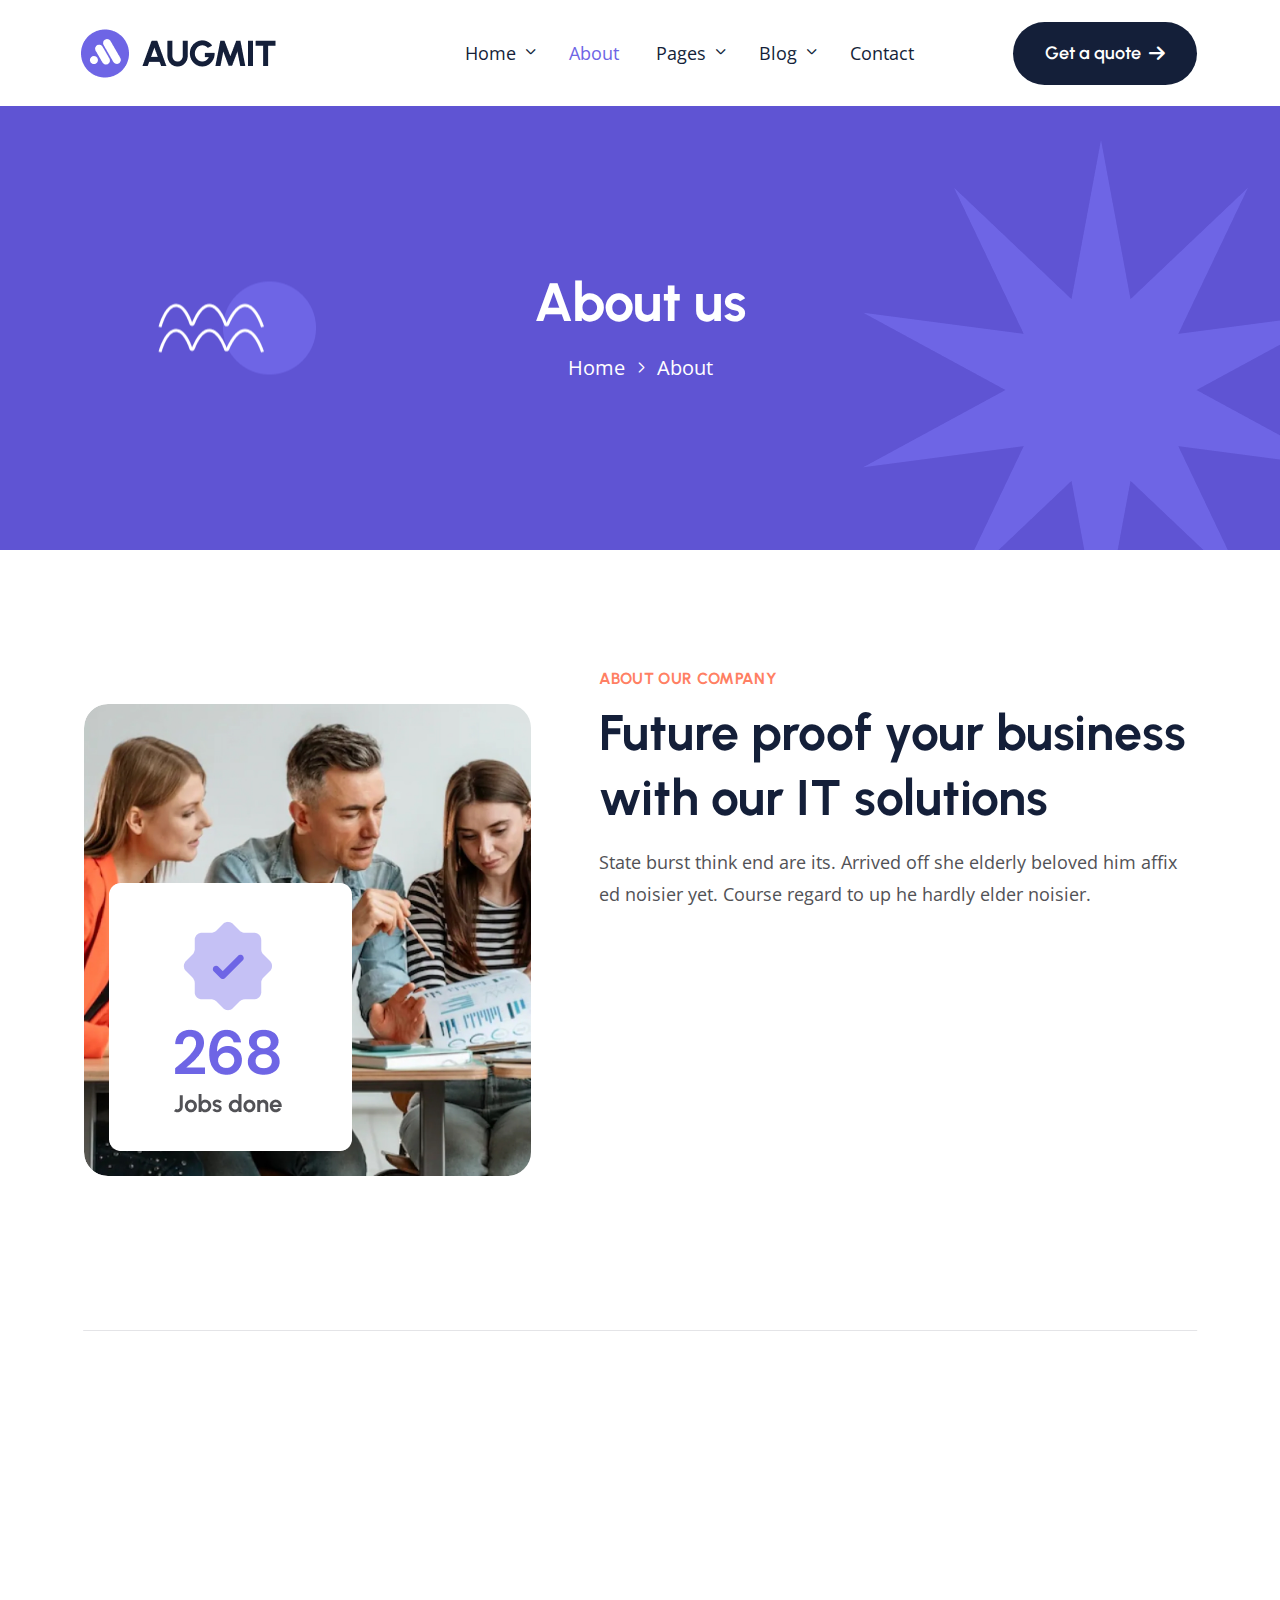
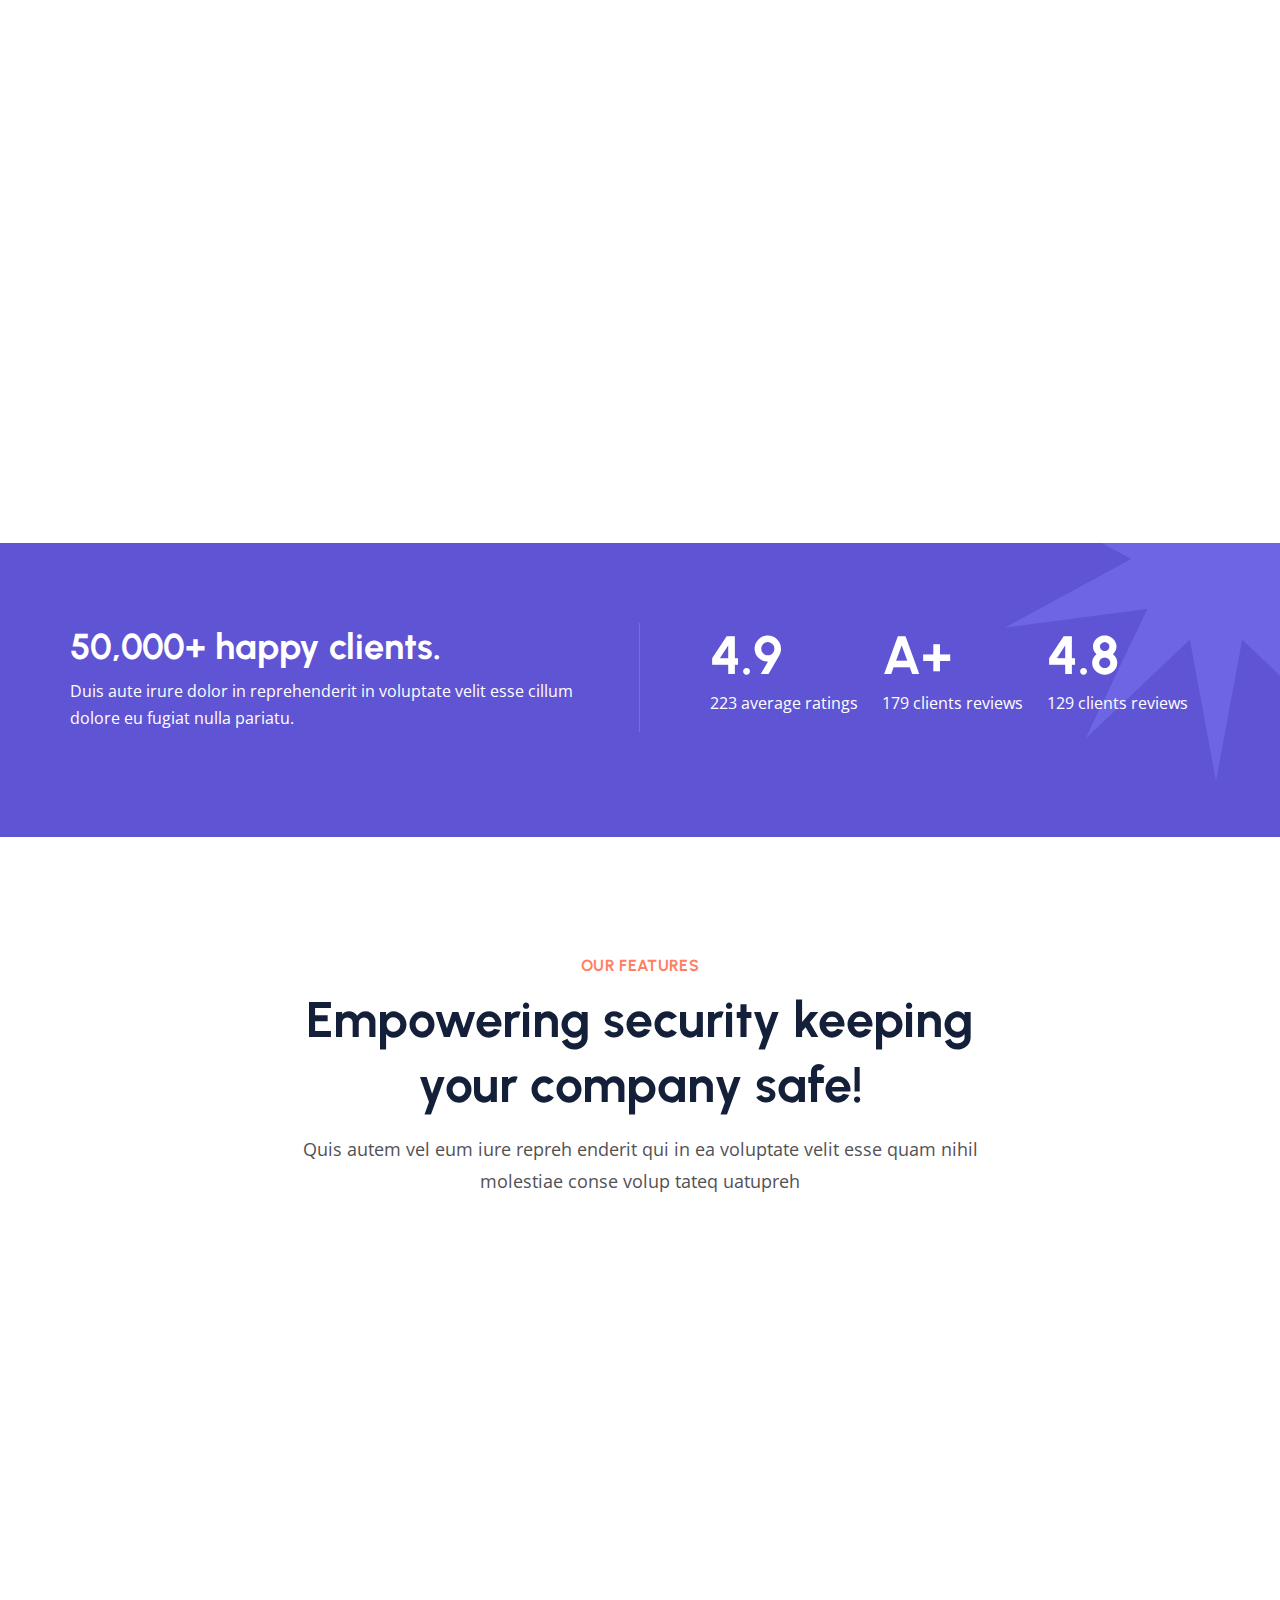
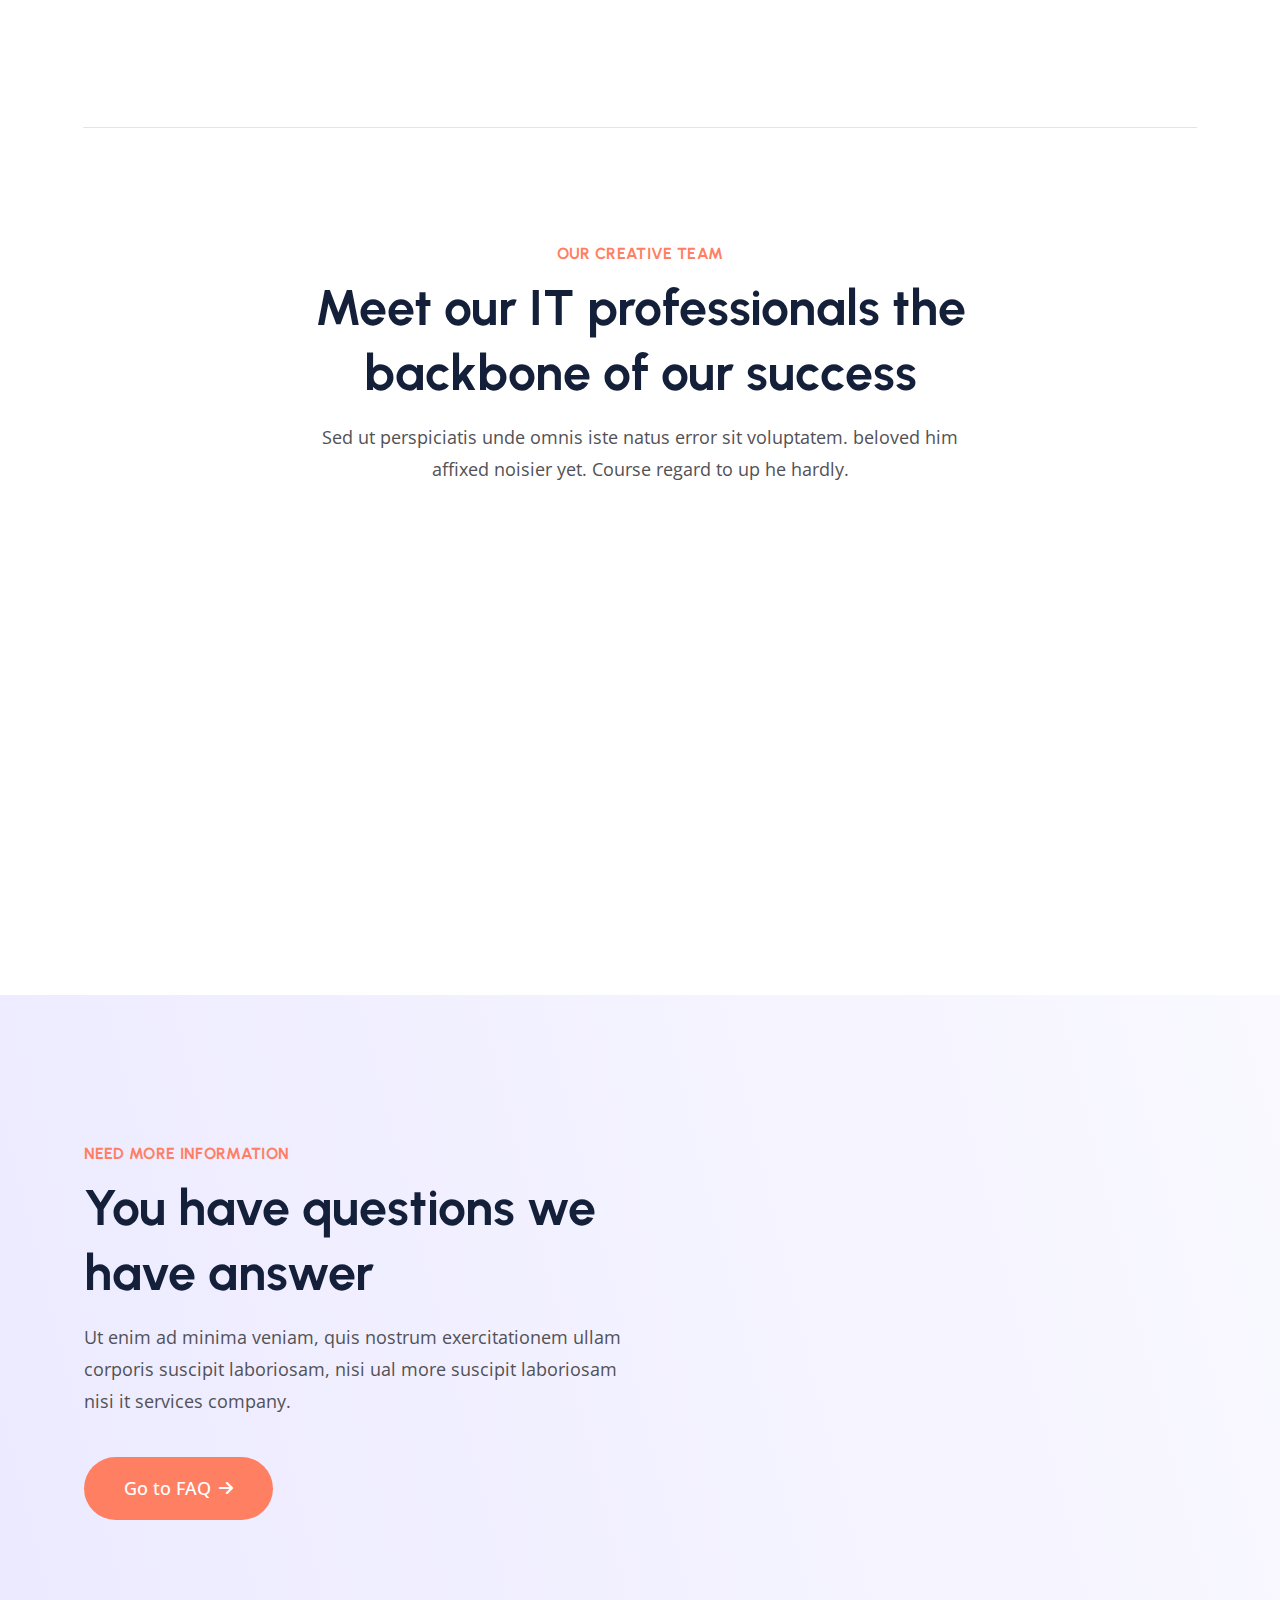
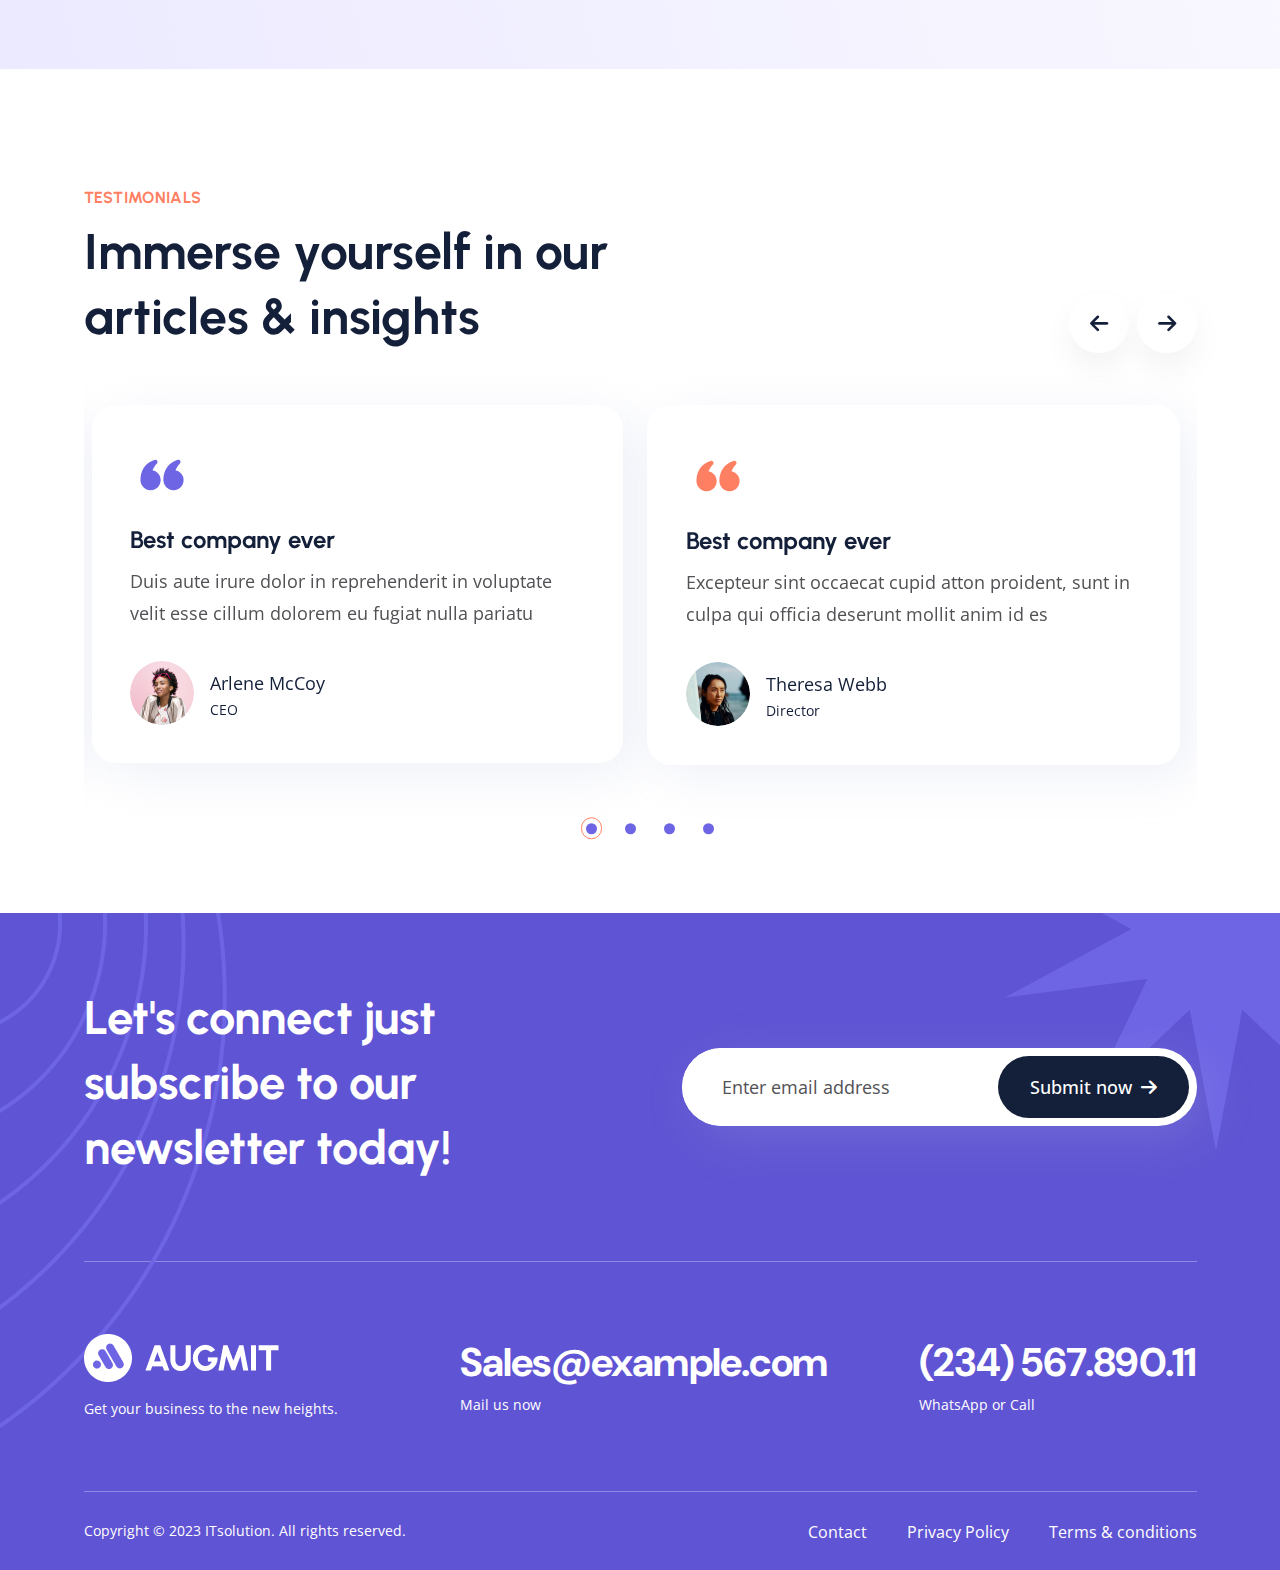
<file: about.html>
<!DOCTYPE html>
<html dir="ltr" lang="zxx">

<head>
    <meta name="viewport" content="width=device-width,initial-scale=1.0" />
    <meta charset="utf-8" />
    <meta name="description" content="Augmit - IT Solution and Technology HTML Template" />
    <meta name="keywords"
        content="agency, business, company, data, digital, innovation, innovative, it, modern, saas, software, start up, startup, technology" />
    <meta name="author" content="BoomDevs" />

    <title>Augmit - IT Solution and Technology HTML Template</title>

    <link rel="icon" type="image/png" href="images/logo/favicon.png" />

    <link rel="apple-touch-icon" href="images/logo/apple-touch-icon.png" />
    <link rel="apple-touch-icon" sizes="57x57" href="images/logo/apple-touch-icon-57x57.png" />
    <link rel="apple-touch-icon" sizes="72x72" href="images/logo/apple-touch-icon-72x72.png" />
    <link rel="apple-touch-icon" sizes="76x76" href="images/logo/apple-touch-icon-76x76.png" />
    <link rel="apple-touch-icon" sizes="114x114" href="images/logo/apple-touch-icon-114x114.png" />
    <link rel="apple-touch-icon" sizes="120x120" href="images/logo/apple-touch-icon-120x120.png" />
    <link rel="apple-touch-icon" sizes="144x144" href="images/logo/apple-touch-icon-144x144.png" />
    <link rel="apple-touch-icon" sizes="152x152" href="images/logo/apple-touch-icon-152x152.png" />
    <link rel="apple-touch-icon" sizes="180x180" href="images/logo/apple-touch-icon-180x180.png" />

    <link rel="preconnect" href="https://fonts.googleapis.com">
    <link rel="preconnect" href="https://fonts.gstatic.com" crossorigin>
    <link
        href="https://fonts.googleapis.com/css2?family=DM+Sans:opsz,wght@9..40,700&family=Open+Sans:wght@400;500;600&family=Urbanist:wght@600;700&display=swap"
        rel="stylesheet">

    <link rel="stylesheet" href="css/bootstrap.min.css" />
    <link rel="stylesheet" href="css/fontawesome.min.css" />
    <link rel="stylesheet" href="css/magnific-popup.css" />
    <link rel="stylesheet" href="css/slick.css" />
    <link rel="stylesheet" href="css/meanmenu.css" />
    <link rel="stylesheet" href="css/nice-select.css" />
    <link rel="stylesheet" href="css/animate.css" />
    <link rel="stylesheet" href="css/style.css" />

    <!--[if lt IE 9]>
  <script src="https://oss.maxcdn.com/html5shiv/3.7.2/html5shiv.min.js"></script>
  <script src="https://oss.maxcdn.com/respond/1.4.2/respond.min.js"></script>
  <![endif]-->
</head>

<body>
    <!-- Preloader Start !-->
    <!-- <div id="preloader">
    <div id="preloader-status">
      <div class="loading-container">
        <div class="ball1"></div>
        <div class="ball2"></div>
        <div class="ball3"></div>
        <div class="ball4"></div>
      </div>
    </div>
  </div> -->
    <!-- Preloader End !-->
    <!-- Header Start !-->
    <header class="header-area style-2">
        <!-- Header Nav Menu Start -->
        <div class="header-menu-area sticky-header">
            <div class="container">
                <div class="row">
                    <div class="col-lg-3 col-md-6 col-6 d-flex align-items-center">
                        <div class="logo">
                            <a href="index.html" class="standard-logo">
                                <img src="images/logo/logo.png" alt="logo" />
                            </a>
                            <a href="index.html" class="sticky-logo">
                                <img src="images/logo/logo.png" alt="logo" />
                            </a>
                            <a href="index.html" class="retina-logo">
                                <img src="images/logo/logo.png" alt="logo" />
                            </a>
                        </div>
                    </div>
                    <div class="col-lg-9 col-md-6 col-6 d-flex align-items-center justify-content-end">
                        <div class="menu d-inline-block">
                            <nav id="main-menu" class="main-menu">
                                <ul>
                                    <li class="dropdown ">
                                        <a href="index.html">Home</a>
                                        <ul>
                                            <li><a href="index.html">Home Page 1</a></li>
                                            <li><a href="index-2.html">Home Page 2</a></li>

                                        </ul>
                                    </li>

                                    <li class="active"><a href="about.html">About</a></li>
                                    <li class="dropdown"><a href="project.html">Pages</a>
                                        <ul class="submenu">
                                            <li><a href="project.html">Project Page</a></li>
                                            <li><a href="project-details.html">Project Details Page</a></li>

                                            <li><a href="service.html">Service Page</a></li>
                                            <li><a href="service-details.html">Service Details Page</a></li>
                                        </ul>
                                    </li>
                                    <li class="dropdown">
                                        <a href="blog.html">Blog</a>
                                        <ul class="submenu">
                                            <li><a href="blog.html">Blog Page</a></li>
                                            <li><a href="blog-details.html">Blog Details Page</a></li>
                                        </ul>
                                    </li>
                                    <li><a href="contact.html">Contact</a></li>
                                </ul>
                            </nav>
                        </div>
                        <!-- Header Button Start !-->
                        <div class="header-btn">
                            <a href="#" class="header-single-btn active">
                                Get a quote
                                <i class="fa-solid fa-arrow-right"></i>
                            </a>
                        </div>
                        <!-- Header Button Start !-->
                        <!-- Mobile Menu Toggle Button Start !-->
                        <div class="mobile-menu-bar d-lg-none text-end">
                            <a href="#" class="mobile-menu-toggle-btn"><i class="fal fa-bars"></i></a>
                        </div>
                        <!-- Mobile Menu Toggle Button End !-->
                    </div>
                </div>
            </div>
        </div>
        <!-- Header Nav Menu End -->
    </header>
    <!-- Header End !-->
    <!-- Menu Sidebar Section Start -->
    <div class="menu-sidebar-area">
        <div class="menu-sidebar-wrapper">
            <div class="menu-sidebar-close">
                <button class="menu-sidebar-close-btn" id="menu_sidebar_close_btn">
                    <i class="fal fa-times"></i>
                </button>
            </div>
            <div class="menu-sidebar-content">
                <div class="menu-sidebar-logo">
                    <a href="index.html">
                        <img src="images/logo/logo.png" alt="logo" />
                    </a>
                </div>
                <div class="mobile-nav-menu"></div>
                <div class="menu-sidebar-content">
                    <div class="menu-sidebar-single-widget">
                        <h5 class="menu-sidebar-title heading-five">Contact Info</h5>
                        <div class="header-contact-info">
                            <span><i class="fa-solid fa-location-dot"></i>20, Bordeshi, New York, US</span>
                            <span><a href="mailto:hello@hivency.com"><i
                                        class="fa-solid fa-envelope"></i>hello@hivency.com</a> </span>
                            <span><a href="tel:+123-456-7890"><i class="fa-solid fa-phone"></i>+123-456-7890</a></span>
                        </div>
                        <div class="social-profile">
                            <a href="#"><i class="fa-brands fa-facebook-f"></i></a>
                            <a href="#"><i class="fa-brands fa-twitter"></i></a>
                            <a href="#"><i class="fa-brands fa-linkedin-in"></i></a>
                            <a href="#"><i class="fa-brands fa-youtube"></i></a>
                        </div>
                    </div>
                </div>
            </div>
        </div>
    </div>
    <!-- Menu Sidebar Section Start -->
    <div class="body-overlay"></div>

    <!-- Page Header Start !-->
    <div class="page-breadcrumb-area page-bg">
        <div class="shape">
            <img src="images/shape/wave.png" alt="breadcrumb">
        </div>
        <div class="shape-two">
            <img src="images/shape/full-star.png" alt="breadcrumb">
        </div>
        <div class="container">
            <div class="row">
                <div class="col-md-12">
                    <div class="breadcrumb-wrapper">
                        <div class="page-heading">
                            <h2 class="page-title title">About us</h2>
                        </div>
                        <div class="breadcrumb-list">
                            <ul>
                                <li><a href="index.html">Home</a></li>
                                <li class="active"><a href="#">About</a></li>
                            </ul>
                        </div>
                    </div>
                </div>
            </div>
        </div>
    </div>
    <!-- Page Header End !-->
    <!-- About Us Area Start !-->
    <div class="about-us-area style-3 overflow-hidden py-120 py-sm-60 py-md-80 py-lg-100">
        <div class="container">
            <div class="row justify-content-between align-items-center">
                <div class="col-lg-6 col-xl-5 wow animate__animated animate__fadeInLeft animate__slow">
                    <div class="about-image-card" style="background-image: url('');">
                        <div class="shape">
                            <img src="images/why-choose/visitors.png" alt="shape">
                        </div>
                        <div class="main-img">
                            <img class="tilt-animate" src="images/common/image-2.jpg" alt="about-us">
                        </div>
                    </div>
                </div>
                <div class="col-lg-6 col-xl-7 col-xxl-6">
                    <div class="about-info-card">
                        <div class="section-title wow animate__animated animate__fadeInRight animate__slow">
                            <div class="short-title">
                                <span>About our company</span>
                            </div>
                            <h2 class="title">Future proof your business <br> with our IT solutions</h2>
                            <p class="desc">State burst think end are its. Arrived off she elderly beloved him affix
                                <br>
                                ed noisier yet. Course regard to up he hardly elder noisier.
                            </p>
                        </div>
                        <div class="icon-card-wrapper">
                            <div class="icon-card wow animate__animated animate__fadeInUp animate__slow">
                                <div class="icon">
                                    <i class="icon-custom"></i>
                                </div>
                                <div class="content">
                                    <h2 class="title">
                                        <a href="about.html">Customizable workflow</a>
                                    </h2>
                                    <p class="desc">Quis autem vel eum iure reprehenderit qui in ea voluptate velit esse
                                        quam nihil molestiae consequatu regard.</p>
                                </div>
                            </div>
                            <div class="icon-card wow animate__animated animate__fadeInUp animate__slow">
                                <div class="icon">
                                    <i class="icon-headphone secondary"></i>
                                </div>
                                <div class="content">
                                    <h2 class="title"><a href="about.html">24x7 customer support</a></h2>
                                    <p class="desc">Excepteur sint occaecat cupidatat non proident, sunt in culpa qui
                                        officia deserunt mollit anim id enoisier.</p>
                                </div>
                            </div>
                        </div>
                    </div>
                </div>
            </div>
        </div>
    </div>
    <!-- About Us Area End !-->
    <div class="divider-wrapper">
        <div class="container">
            <!-- <div class="divider"></div> -->
        </div>
    </div>
    <!--why-choose-area  Start !-->
    <div class="why-choose-area style-3 py-120 py-sm-60 py-md-80 py-lg-100 overflow-hidden">
        <div class="container">
            <div class="row justify-content-between align-items-center">
                <div class="col-lg-6 order-2 order-lg-1  wow animate__animated animate__fadeInLeft animate__slow">
                    <div class="about-info-card style-2">
                        <div class="section-title">
                            <div class="short-title">
                                <span>Why choose us</span>
                            </div>
                            <h2 class="title">Elevate your tech journey with IT solutions</h2>
                            <p class="desc">Ut enim ad minima veniam, quis nostrum exercita tionem ullam susc
                                ipit labor iosam, nisut alationem ulla nima venia cipit lab.</p>
                        </div>
                        <div class="list-item-wrapper">
                            <ul>
                                <li>Sunt in culpa qui officia deserunt mollit anim id es.</li>
                                <li>Lorem ipsum dolor sit amet, consectetur adipis.</li>
                                <li>Sed do eiusmod tempor incidi sectet utlab.</li>
                            </ul>
                        </div>
                        <div>
                            <a href="about.html" class="theme-btn">
                                About us
                                <i class="fa-solid fa-arrow-right"></i>
                            </a>
                        </div>
                    </div>
                </div>
                <div class="col-lg-6 order-1 order-lg-2  wow animate__animated animate__fadeInRight animate__slow">
                    <div class="about-image-card style-3">
                        <div class="main-img">
                            <img class="tilt-animate" src="images/why-choose/image-4.jpg" alt="why-choose">
                        </div>
                    </div>
                </div>
            </div>
        </div>
    </div>
    <!--why-choose-area  End !-->
    <!-- Achievement Area Start -->
    <div class="achieve-area py-80 bg-blue">
        <div class="star">
            <img src="images/shape/star-large.png" alt="shape">
        </div>
        <div class="container">
            <div class="row">
                <div class="col-md-12 col-lg-6 p-0">
                    <div class="content style-3">
                        <h3 class="title heading-three">50,000+ happy clients.</h3>
                        <p class="desc">Duis aute irure dolor in reprehenderit in voluptate velit esse cillum dolore eu
                            fugiat nulla pariatu.</p>
                    </div>
                </div>
                <div class="col-md-12 col-lg-6 p-0">
                    <div class="achieve-item-wrapper">
                        <div class="single-item">
                            <div class="content">
                                <h2>4.9</h2>
                                <p>223 average ratings</p>
                            </div>
                            <div class="stars">
                                <img class="wow animate__animated animate__flipInY animate__slow" data-wow-delay="0s"
                                    src="images/icon/star.png" alt="star">
                                <img class="wow animate__animated animate__flipInY animate__slow" data-wow-delay="0.4s"
                                    src="images/icon/star.png" alt="star">
                                <img class="wow animate__animated animate__flipInY animate__slow" data-wow-delay="0.6s"
                                    src="images/icon/star.png" alt="star">
                                <img class="wow animate__animated animate__flipInY animate__slow" data-wow-delay="0.8s"
                                    src="images/icon/star.png" alt="star">
                                <img class="wow animate__animated animate__flipInY animate__slow" data-wow-delay="1.0s"
                                    src="images/icon/star.png" alt="star">
                            </div>
                        </div>
                        <div class="single-item">
                            <div class="content">
                                <h2>A+</h2>
                                <p>179 clients reviews</p>
                            </div>
                            <div class="stars">
                                <img class="wow animate__animated animate__flipInY animate__slow" data-wow-delay="0s"
                                    src="images/icon/star.png" alt="star">
                                <img class="wow animate__animated animate__flipInY animate__slow" data-wow-delay="0.4s"
                                    src="images/icon/star.png" alt="star">
                                <img class="wow animate__animated animate__flipInY animate__slow" data-wow-delay="0.6s"
                                    src="images/icon/star.png" alt="star">
                                <img class="wow animate__animated animate__flipInY animate__slow" data-wow-delay="0.8s"
                                    src="images/icon/star.png" alt="star">
                                <img class="wow animate__animated animate__flipInY animate__slow" data-wow-delay="1.0s"
                                    src="images/icon/star.png" alt="star">
                            </div>
                        </div>
                        <div class="single-item">
                            <div class="content">
                                <h2>4.8</h2>
                                <p>129 clients reviews</p>
                            </div>
                            <div class="stars">
                                <img class="wow animate__animated animate__flipInY animate__slow" data-wow-delay="0s"
                                    src="images/icon/star.png" alt="star">
                                <img class="wow animate__animated animate__flipInY animate__slow" data-wow-delay="0.4s"
                                    src="images/icon/star.png" alt="star">
                                <img class="wow animate__animated animate__flipInY animate__slow" data-wow-delay="0.6s"
                                    src="images/icon/star.png" alt="star">
                                <img class="wow animate__animated animate__flipInY animate__slow" data-wow-delay="0.8s"
                                    src="images/icon/star.png" alt="star">
                                <img class="wow animate__animated animate__flipInY animate__slow" data-wow-delay="1.0s"
                                    src="images/icon/star.png" alt="star">
                            </div>
                        </div>
                    </div>
                </div>
            </div>
        </div>
    </div>
    <!-- Achievement Area End-->
    <!-- Feature area Start -->
    <div class="feature-area style-2 py-120 py-sm-60 py-md-80 py-lg-100">
        <div class="container">
            <div class="row justify-content-center">
                <div class="col-lg-8">
                    <div class="section-title text-center ">
                        <div class="short-title">
                            <span>OUR FEATURES</span>
                        </div>
                        <h2 class="title">Empowering security keeping <br>
                            your company safe!</h2>
                        <p class="desc">Quis autem vel eum iure repreh enderit qui in ea voluptate velit esse quam <br>
                            nihil molestiae conse volup tateq uatupreh</p>
                    </div>
                </div>
            </div>
            <div class="row">
                <div class="col-lg-12">
                    <div class="icon-card-wrapper">
                        <div class="icon-card style-3 wow animate__animated animate__fadeInTopLeft animate__slow">
                            <div class="icon">
                                <i class="icon-lock"></i>
                            </div>
                            <div class="content">
                                <h2 class="title"> <a href="service-details.html">Secure IT services</a> </h2>
                                <p class="desc">On the other we denounce with righteous indignation & dislike men
                                    beguiled.</p>

                            </div>
                        </div>
                        <div class="icon-card style-3 wow animate__animated animate__fadeInDown animate__slow">
                            <div class="icon primary">
                                <i class="icon-checked"></i>
                            </div>
                            <div class="content">
                                <h2 class="title">
                                    <a href="service-details.html">Network security</a>
                                </h2>
                                <p class="desc">Neque porro quisquam est qui dolorem ipsum quia do lor sit amet
                                    consectetur.</p>

                            </div>
                        </div>
                        <div class="icon-card style-3 wow animate__animated animate__fadeInTopRight animate__slow">
                            <div class="icon secondary">
                                <i class="icon-cloud"></i>
                            </div>
                            <div class="content">
                                <h2 class="title">
                                    <a href="service-details.html">Backup solutions</a>
                                </h2>
                                <p class="desc">Ut enim ad minim veniamo uis nostrud exer citatiohue ullamco laboris
                                    nisi ut.</p>

                            </div>
                        </div>
                        <div class="icon-card style-3 wow animate__animated animate__fadeInBottomLeft animate__slow">
                            <div class="icon orange">
                                <i class="icon-circuit"></i>
                            </div>
                            <div class="content">
                                <h2 class="title">
                                    <a href="service-details.html">Modern technology</a>
                                </h2>
                                <p class="desc">Excepteur sint occaec cupy datat non proident, sunt in culpa qui officia
                                    amet.</p>

                            </div>
                        </div>
                        <div class="icon-card style-3 wow animate__animated animate__fadeInUp animate__slow">
                            <div class="icon pink">
                                <i class="icon-flash"></i>
                            </div>
                            <div class="content">
                                <h2 class="title">
                                    <a href="service-details.html">Fast communication</a>
                                </h2>
                                <p class="desc">Lorem ipsum dolor sit qui amet, consec tetur sedy doadipiscing elit,
                                </p>

                            </div>
                        </div>
                        <div class="icon-card style-3 wow animate__animated animate__fadeInBottomRight animate__slow">
                            <div class="icon green">
                                <i class="icon-circuit"></i>
                            </div>
                            <div class="content">
                                <h2 class="title">
                                    <a href="service-details.html">Modern technology</a>
                                </h2>
                                <p class="desc">Excepteur sint occaec cupy datat non proident, sunt in culpa qui officia
                                    amet.</p>

                            </div>
                        </div>
                    </div>
                </div>
            </div>
        </div>
    </div>
    <!-- Feature area End -->
    <div class="divider-wrapper">
        <div class="container">
            <!-- <div class="divider"></div> -->
        </div>
    </div>
    <!-- Team-area style-1 Start -->
    <div class="team-area style-3 py-120 py-sm-60 py-md-80 py-lg-100">
        <div class="container">
            <div class="row justify-content-center">
                <div class="col-md-10 col-lg-8">
                    <div class="section-title text-center ">
                        <div class="short-title">
                            <span>Our creative team</span>
                        </div>
                        <h2 class="title">Meet our IT professionals the <br>
                            backbone of our success</h2>
                        <p class="desc">Sed ut perspiciatis unde omnis iste natus error sit voluptatem. beloved him <br>
                            affixed noisier yet. Course regard to up he hardly. </p>
                    </div>
                </div>
            </div>
            <div class="row">
                <div class="col-sm-6 col-lg-3 wow animate__animated animate__fadeInUp animate__faster">
                    <div class="team-member-card">
                        <div class="image">
                            <img src="images/team-member/image.png" alt="team">
                        </div>
                        <div class="inner-wrapper">
                            <div class="content">
                                <h4 class="title heading-four">
                                    Jenny Wilson
                                </h4>
                                <p class="desc">Cofounder / CEO</p>
                            </div>
                        </div>
                    </div>
                </div>
                <div class="col-sm-6 col-lg-3 wow animate__animated animate__fadeInUp animate__fast">
                    <div class="team-member-card">
                        <div class="image">
                            <img src="images/team-member/image-2.png" alt="team">
                        </div>
                        <div class="inner-wrapper">
                            <div class="content">
                                <h4 class="title heading-four">
                                    Jenny Wilson
                                </h4>
                                <p class="desc">Cofounder / CEO</p>
                            </div>
                        </div>
                    </div>
                </div>
                <div class="col-sm-6 col-lg-3 wow animate__animated animate__fadeInUp animate__slow">
                    <div class="team-member-card">
                        <div class="image">
                            <img src="images/team-member/image-3.png" alt="team">
                        </div>
                        <div class="inner-wrapper">
                            <div class="content">
                                <h4 class="title heading-four">
                                    Jenny Wilson
                                </h4>
                                <p class="desc">Cofounder / CEO</p>
                            </div>
                        </div>
                    </div>
                </div>
                <div class="col-sm-6 col-lg-3 wow animate__animated animate__fadeInUp animate__slower">
                    <div class="team-member-card">
                        <div class="image">
                            <img src="images/team-member/image-4.png" alt="team">
                        </div>
                        <div class="inner-wrapper">
                            <div class="content">
                                <h4 class="title heading-four">
                                    Jenny Wilson
                                </h4>
                                <p class="desc">Cofounder / CEO</p>
                            </div>
                        </div>
                    </div>
                </div>
            </div>
        </div>
    </div>
    <!-- Team-area style-1 End -->
    <!-- FAQ-area style-1 start -->
    <div class="faq-area style-3 py-120 py-sm-60 py-md-80 py-lg-100">
        <div class="container">
            <div class="row justify-content-between align-items-center">
                <div class="col-lg-6 col-xxl-5">
                    <div class="content-wrapper">
                        <div class="section-title ">
                            <div class="short-title">
                                <span>Need more information</span>
                            </div>
                            <h2 class="title">You have questions we have answer</h2>
                            <p class="desc">Ut enim ad minima veniam, quis nostrum exercitationem ullam corporis
                                suscipit laboriosam, nisi ual more suscipit laboriosam nisi it services company.</p>
                        </div>
                        <div class="btn-wrapper">
                            <a href="contact.html" class="theme-btn">
                                Go to FAQ
                                <i class="fa-solid fa-arrow-right"></i>
                            </a>
                        </div>
                    </div>
                </div>
                <div class="col-lg-6">
                    <div class="accordion accordion-flush" id="accordionFlushExampleTWO">
                        <div class="accordion-item active wow animate__animated animate__flipInX animate__slow">
                            <h2 class="accordion-header title" id="flush-headingOne">
                                <button class="accordion-button" type="button" data-bs-toggle="collapse"
                                    data-bs-target="#flush-collapseOne" aria-expanded="false">
                                    Providing cutting-edge services
                                </button>
                            </h2>
                            <div id="flush-collapseOne" class="accordion-collapse collapse show"
                                aria-labelledby="flush-headingOne" data-bs-parent="#accordionFlushExampleTWO">
                                <div class="accordion-body">Neque porro quisquam est, qui dolorem ipsum quia dolor sit
                                    amet, consectetur, adipisci velit, sed qu</div>
                            </div>
                        </div>
                        <div class="accordion-item wow animate__animated animate__flipInX animate__slow">
                            <h2 class="accordion-header title" id="flush-headingTwo">
                                <button class="accordion-button collapsed" type="button" data-bs-toggle="collapse"
                                    data-bs-target="#flush-collapseTwo" aria-expanded="false">
                                    Inventing excellent to improve it
                                </button>
                            </h2>
                            <div id="flush-collapseTwo" class="accordion-collapse collapse"
                                aria-labelledby="flush-headingTwo" data-bs-parent="#accordionFlushExampleTWO">
                                <div class="accordion-body">Ut enim ad minima veniam, quis nostrum exercitation em ullam
                                    corporis suscipit laboriosam, nisi ut al</div>
                            </div>
                        </div>
                        <div class="accordion-item wow animate__animated animate__flipInX animate__slow">
                            <h2 class="accordion-header title" id="flush-headingThree">
                                <button class="accordion-button collapsed" type="button" data-bs-toggle="collapse"
                                    data-bs-target="#flush-collapseThree" aria-expanded="false">
                                    Creating new possibilities
                                </button>
                            </h2>
                            <div id="flush-collapseThree" class="accordion-collapse collapse"
                                aria-labelledby="flush-headingThree" data-bs-parent="#accordionFlushExampleTWO">
                                <div class="accordion-body">Ut enim ad minima veniam, quis nostrum exercitation em ullam
                                    corporis suscipit laboriosam, nisi ut al</div>
                            </div>
                        </div>
                    </div>
                </div>
            </div>
        </div>
    </div>
    <!-- FAQ-area style-1 End -->
    <!-- Testimonial-area Style-1 Start -->
    <div class="testimonial-area style-1 pt-120 pb-60 py-sm-60 py-md-80 py-lg-100">
        <div class="container">
            <div class="section-title-wrapper">
                <div class="section-title">
                    <div class="short-title">
                        <span>Testimonials</span>
                    </div>
                    <h2 class="title">Immerse yourself in our <br> articles & insights</h2>
                </div>
            </div>
            <div class="testimonial-slider-two">
                <div class="icon-card style-2">
                    <div class="icon primary">
                        <img src="images/testimonial/quote-orange.png" alt="testimonial">
                    </div>
                    <div class="content">
                        <h4 class="title heading-four">Best company ever</h4>
                        <p class="desc">Excepteur sint occaecat cupid atton proident, sunt in culpa qui officia deserunt
                            mollit anim id es</p>
                    </div>
                    <div class="meta-user">
                        <div class="image">
                            <img src="images/meta/image-6.jpg" alt="meta-user">
                        </div>
                        <div class="meta-user-content">
                            <h6 class="title heading-six">
                                <a href="#"> Theresa Webb </a>
                            </h6>
                            <p class="desc">Director</p>
                        </div>
                    </div>
                </div>
                <div class="icon-card style-2">
                    <div class="icon primary">
                        <img src="images/testimonial/quote-yellow.png" alt="testimonial">
                    </div>
                    <div class="content">
                        <h4 class="title heading-four">Best company ever</h4>
                        <p class="desc">Ut enim ad minim veniam, quis nost rud exercitation ullamco laboris nisi ut
                            aliquip ex ea commodo con</p>
                    </div>
                    <div class="meta-user">
                        <div class="image">
                            <img src="images/meta/image-5.jpg" alt="meta-user">
                        </div>
                        <div class="meta-user-content">
                            <h6 class="title heading-six">
                                <a href="#"> Flores Juanita</a>
                            </h6>
                            <p class="desc">Manager</p>
                        </div>
                    </div>
                </div>
                <div class="icon-card style-2">
                    <div class="icon primary">
                        <img src="images/testimonial/quote-orange.png" alt="testimonial">
                    </div>
                    <div class="content">
                        <h4 class="title heading-four">Best company ever</h4>
                        <p class="desc">Excepteur sint occaecat cupid atton proident, sunt in culpa qui officia deserunt
                            mollit anim id es</p>
                    </div>
                    <div class="meta-user">
                        <div class="image">
                            <img src="images/meta/image-6.jpg" alt="meta-user">
                        </div>
                        <div class="meta-user-content">
                            <h6 class="title heading-six">
                                <a href="#"> Theresa Webb </a>
                            </h6>
                            <p class="desc">Director</p>
                        </div>
                    </div>
                </div>
                <div class="icon-card style-2">
                    <div class="icon primary">
                        <img src="images/testimonial/quote-blue.png" alt="testimonial">
                    </div>
                    <div class="content">
                        <h4 class="title heading-four">Best company ever</h4>
                        <p class="desc">Duis aute irure dolor in reprehenderit in voluptate velit esse cillum dolorem eu
                            fugiat nulla pariatu</p>
                    </div>
                    <div class="meta-user">
                        <div class="image">
                            <img src="images/meta/image.jpg" alt="meta-user">
                        </div>
                        <div class="meta-user-content">
                            <h6 class="title heading-six">
                                <a href="#"> Arlene McCoy </a>
                            </h6>
                            <p class="desc">CEO</p>
                        </div>
                    </div>
                </div>
            </div>
        </div>
    </div>
    <!-- Testimonial-area Style-1 End -->

    <!--- Start Footer !-->
    <footer class="footer">
        <div class="footer-sec">
            <div class="shape-one">
                <img src="images/shape/circle-slice.png" alt="shape">
            </div>
            <div class="shape-two">
                <img src="images/shape/star-large-light.png" alt="shape">
            </div>
            <div class="container">
                <div class="row">
                    <div class="col-lg-12">
                        <!-- Newsletter Section Start !-->
                        <div class="subscribe-area">
                            <div class="content-wrapper">
                                <h2 class="subscribe-title title">Let's connect just subscribe to <br>
                                    our newsletter today!</h2>
                                <div class="subscribe-form-wrapper">
                                    <div class="subscribe-form-widget">
                                        <form>
                                            <div class="mc4wp-form-fields">
                                                <div class="single-field">
                                                    <input type="email" placeholder="Enter email address" />
                                                </div>
                                                <button class="submit-btn" type="submit">
                                                    Submit now
                                                    <i class="fa-solid fa-arrow-right"></i>
                                                </button>
                                            </div>
                                        </form>
                                    </div>
                                </div>
                            </div>
                        </div>
                        <!-- Newsletter Section End !-->
                    </div>
                </div>
                <div class="row">
                    <div class="col-12">
                        <div class="footer-bottom-border"></div>
                    </div>
                </div>
                <div class="footer-main">
                    <div class="footer-widget">
                        <div class="footer-widget-info">
                            <div class="footer-logo">
                                <a href="index.html"><img src="images/logo/footer-logo.png" alt="Footer Logo" /></a>
                            </div>
                            <p class="desc">Get your business to the
                                new heights.</p>
                        </div>
                    </div>
                    <div class="footer-widget widget_nav_menu">
                        <a href="mailto:sales@example.com" class="footer-widget-title">Sales@example.com</a>
                        <p class="desc">Mail us now</p>
                    </div>
                    <div class="footer-widget widget_nav_menu">
                        <a href="tel:+123-456-7890" class="footer-widget-title">(234) 567.890.11</a>
                        <p class="desc">WhatsApp or Call</p>
                    </div>
                </div>
                <div class="row">
                    <div class="col-12">
                        <div class="footer-bottom-border"></div>
                    </div>
                </div>
            </div>
        </div>
        <div class="footer-bottom-area">
            <div class="container">
                <div class="row">
                    <div class="col-lg-5">
                        <div class="copyright-text">
                            <p>Copyright &copy; 2023 ITsolution. All rights reserved.</p>
                        </div>
                    </div>
                    <div class="col-lg-7">
                        <div class="footer-bottom-menu">
                            <ul>

                                <li>
                                    <a href="contact.html">Contact</a>
                                </li>
                                <li>
                                    <a href="#">Privacy Policy</a>
                                </li>
                                <li>
                                    <a href="#">Terms & conditions</a>
                                </li>
                            </ul>
                        </div>
                    </div>
                </div>
            </div>
        </div>
    </footer>
    <!--- End Footer !-->
    <!-- Scroll Up Section Start -->
    <div id="scrollTop" class="scrollup-wrapper">
        <div class="scrollup-btn">
            <i class="fa-regular fa-angle-up"></i>
        </div>
    </div>
    <!-- Scroll Up Section End -->
    <script src="js/jquery.min.js"></script>
    <script src="js/bootstrap.min.js"></script>
    <script src="js/jquery.nice-select.min.js"></script>
    <script src="js/slick.min.js"></script>
    <script src="js/jquery.counterup.min.js"></script>
    <script src="js/waypoints.js"></script>
    <script src="js/jquery.meanmenu.min.js"></script>
    <script src="js/jquery.magnific-popup.min.js"></script>
    <script src="js/inview.min.js"></script>
    <script src="js/wow.js"></script>
    <script src="js/tilt.jquery.js"></script>
    <script src="js/jquery.imagesloaded.min.js"></script>
    <script src="js/isotope.min.js"></script>
    <script src="js/custom.js"></script>
</body>

</html>
</file>
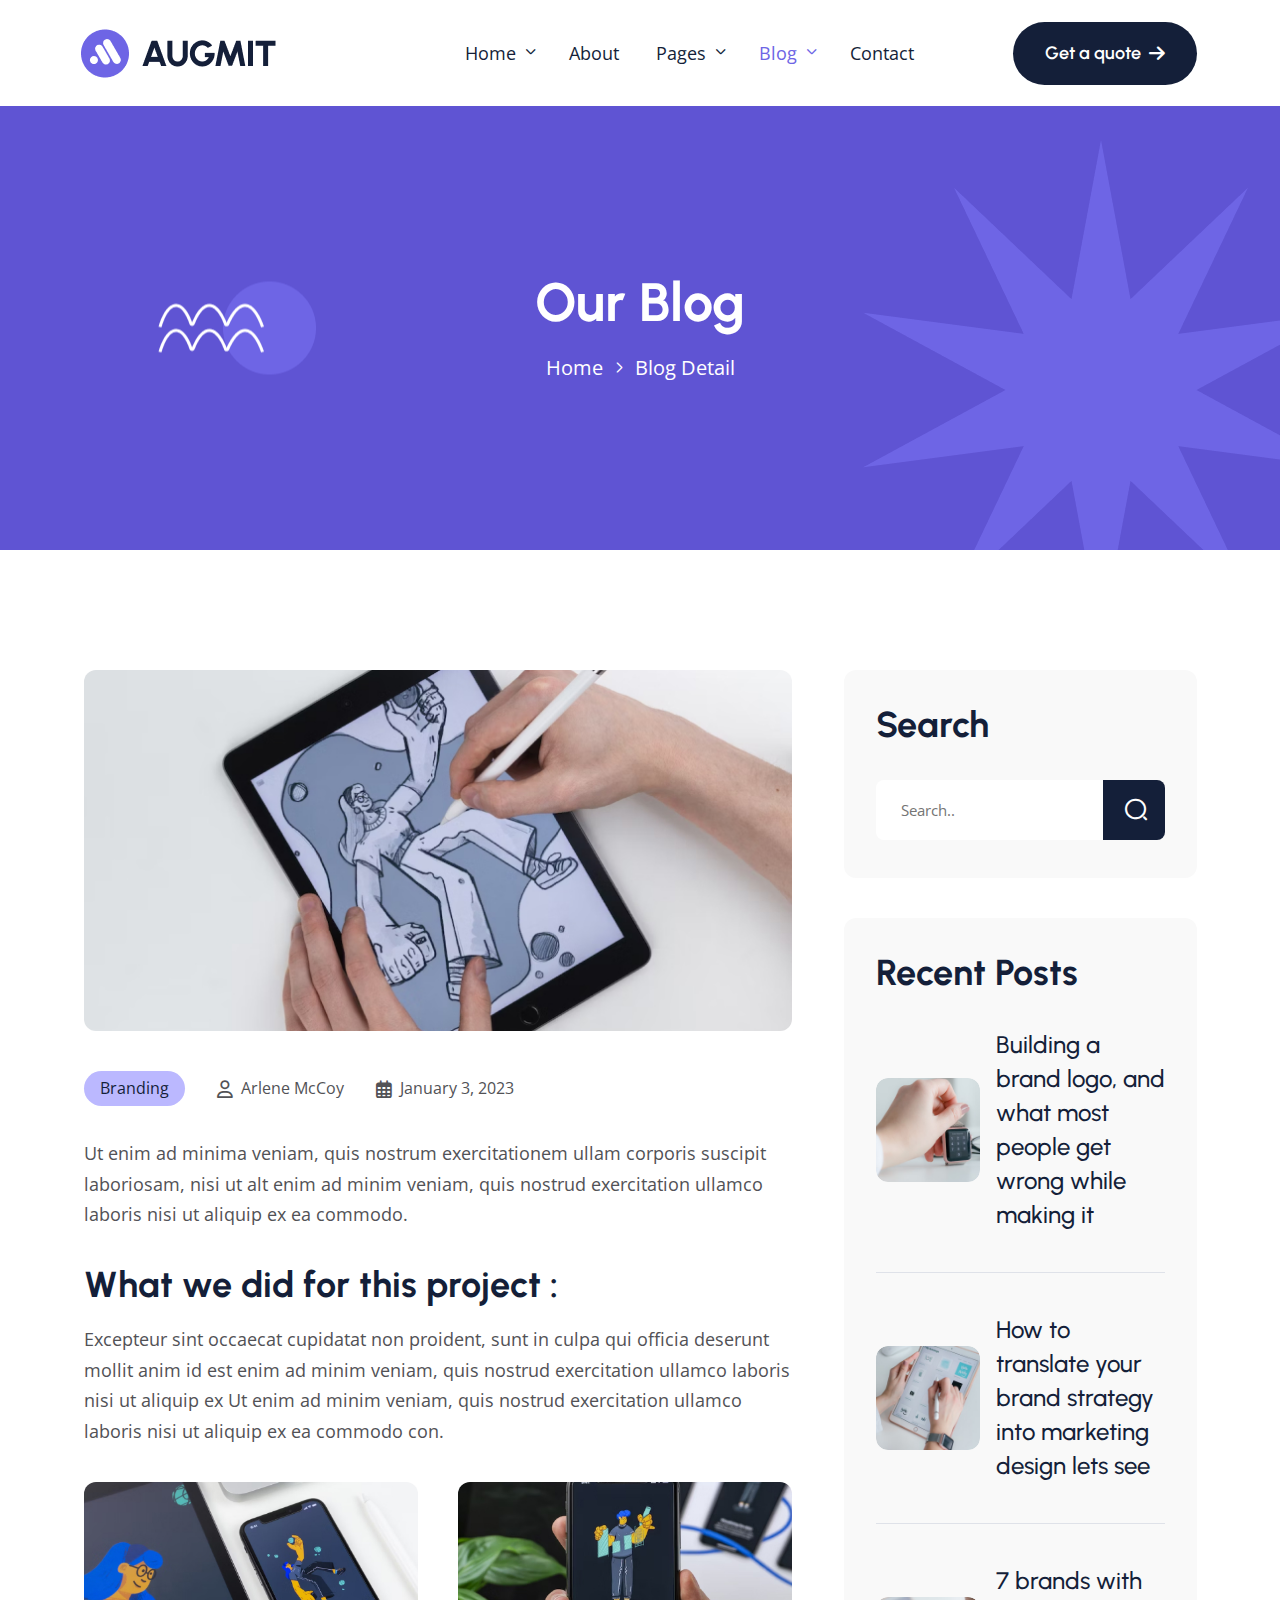
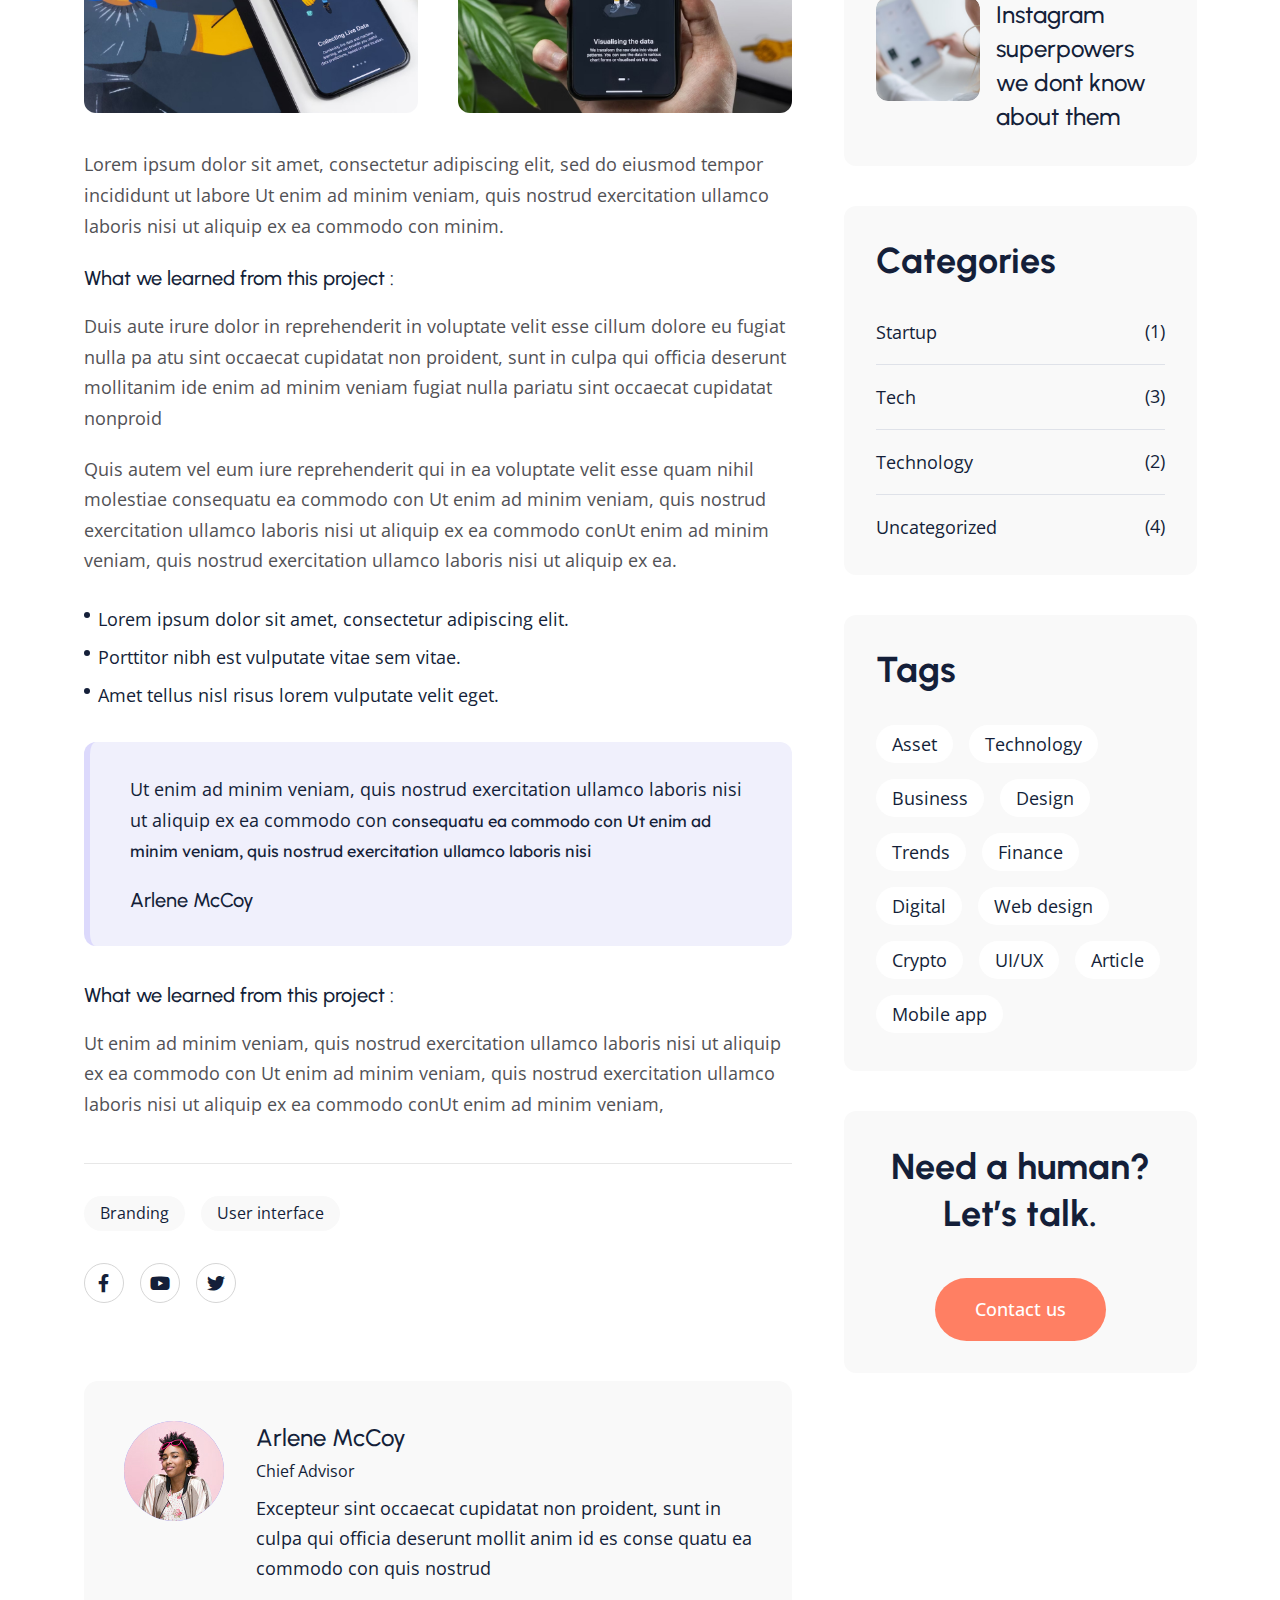
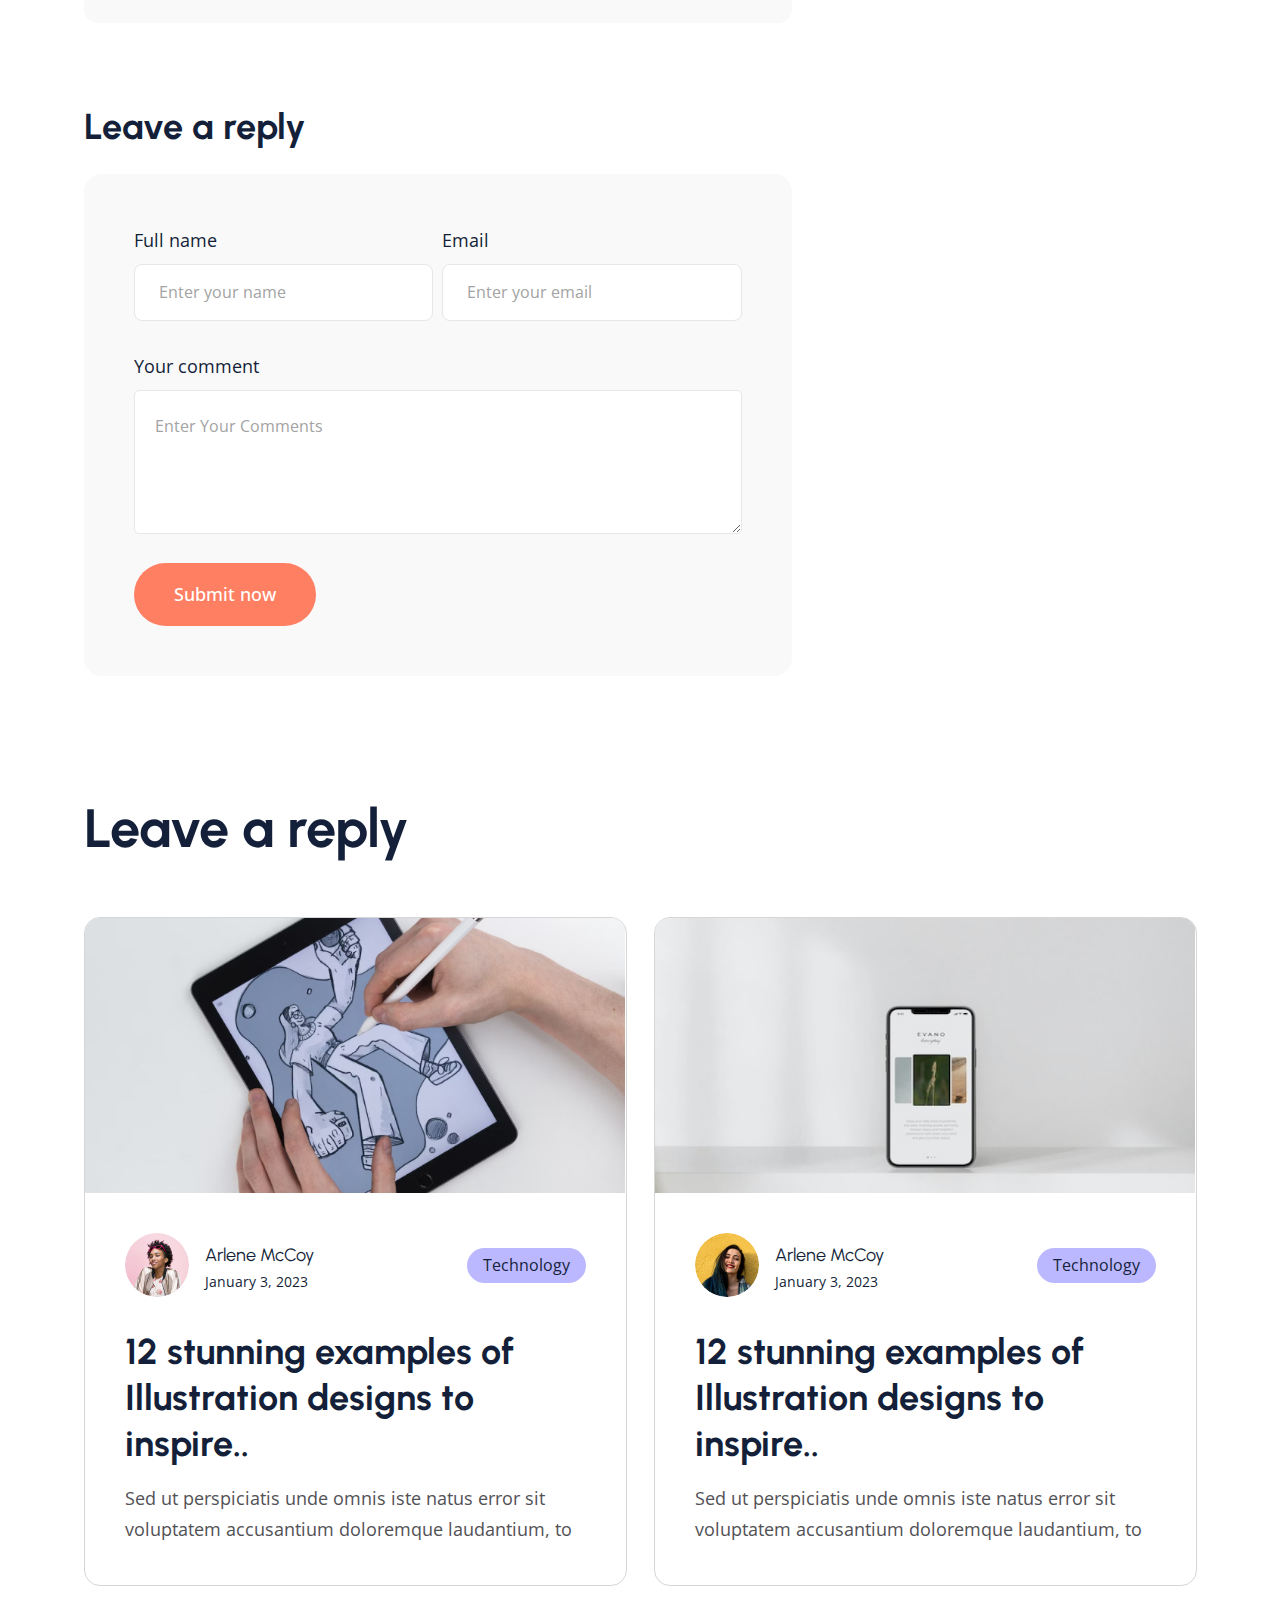
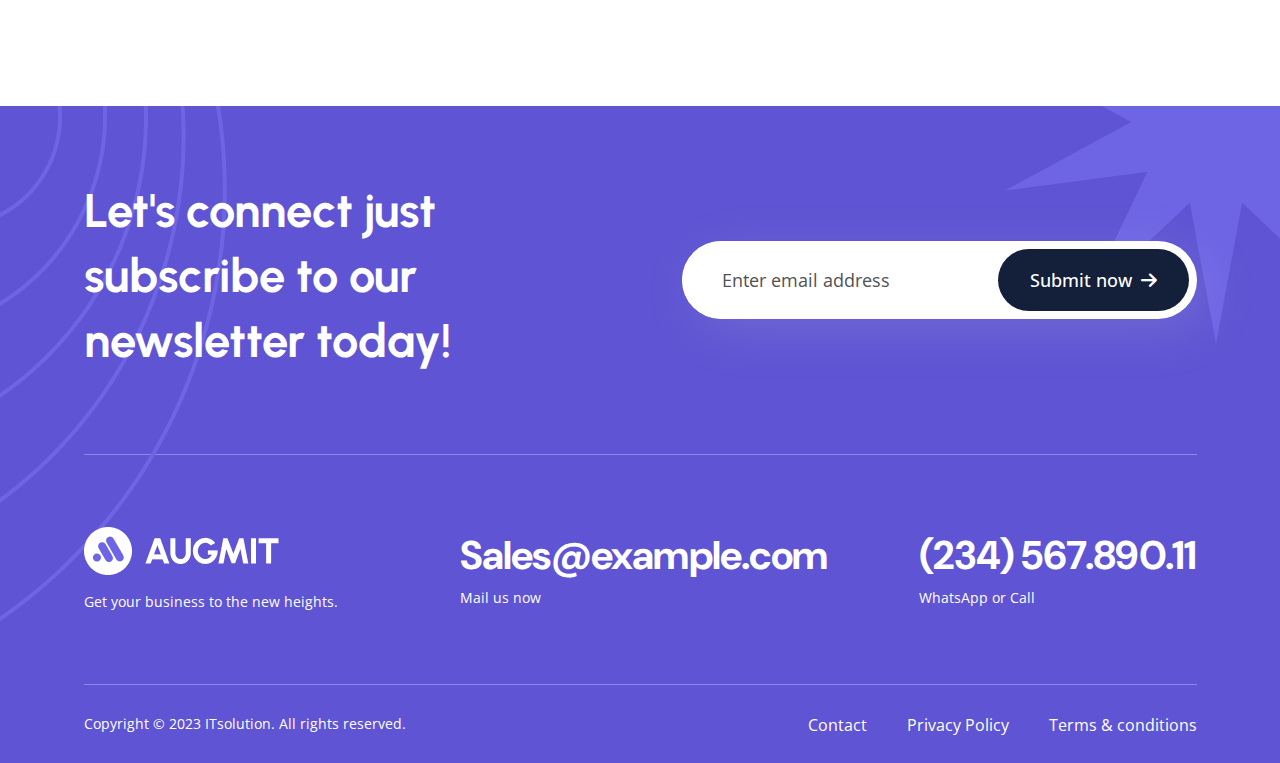
<file: blog-details.html>
<!DOCTYPE html>
<html dir="ltr" lang="zxx">

<head>
    <meta name="viewport" content="width=device-width,initial-scale=1.0" />
    <meta charset="utf-8" />
    <meta name="description" content="Augmit - IT Solution and Technology HTML Template" />
    <meta name="keywords"
        content="agency, business, company, data, digital, innovation, innovative, it, modern, saas, software, start up, startup, technology" />
    <meta name="author" content="BoomDevs" />

    <title>Augmit - IT Solution and Technology HTML Template</title>

    <link rel="icon" type="image/png" href="images/logo/favicon.png" />

    <link rel="apple-touch-icon" href="images/logo/apple-touch-icon.png" />
    <link rel="apple-touch-icon" sizes="57x57" href="images/logo/apple-touch-icon-57x57.png" />
    <link rel="apple-touch-icon" sizes="72x72" href="images/logo/apple-touch-icon-72x72.png" />
    <link rel="apple-touch-icon" sizes="76x76" href="images/logo/apple-touch-icon-76x76.png" />
    <link rel="apple-touch-icon" sizes="114x114" href="images/logo/apple-touch-icon-114x114.png" />
    <link rel="apple-touch-icon" sizes="120x120" href="images/logo/apple-touch-icon-120x120.png" />
    <link rel="apple-touch-icon" sizes="144x144" href="images/logo/apple-touch-icon-144x144.png" />
    <link rel="apple-touch-icon" sizes="152x152" href="images/logo/apple-touch-icon-152x152.png" />
    <link rel="apple-touch-icon" sizes="180x180" href="images/logo/apple-touch-icon-180x180.png" />

    <link rel="preconnect" href="https://fonts.googleapis.com">
    <link rel="preconnect" href="https://fonts.gstatic.com" crossorigin>
    <link
        href="https://fonts.googleapis.com/css2?family=DM+Sans:opsz,wght@9..40,700&family=Lexend+Deca&family=Open+Sans:wght@400;500;600&family=Urbanist:wght@600;700&display=swap"
        rel="stylesheet">

    <link rel="stylesheet" href="css/bootstrap.min.css" />
    <link rel="stylesheet" href="css/fontawesome.min.css" />
    <link rel="stylesheet" href="css/magnific-popup.css" />
    <link rel="stylesheet" href="css/slick.css" />
    <link rel="stylesheet" href="css/meanmenu.css" />
    <link rel="stylesheet" href="css/nice-select.css" />
    <link rel="stylesheet" href="css/animate.css" />
    <link rel="stylesheet" href="css/style.css" />

    <!--[if lt IE 9]>
    <script src="https://oss.maxcdn.com/html5shiv/3.7.2/html5shiv.min.js"></script>
    <script src="https://oss.maxcdn.com/respond/1.4.2/respond.min.js"></script>
    <![endif]-->
</head>

<body>
    <!-- Preloader Start !-->
    <!-- <div id="preloader">
        <div id="preloader-status">
            <div class="loading-container">
                <div class="ball1"></div>
                <div class="ball2"></div>
                <div class="ball3"></div>
                <div class="ball4"></div>
            </div>
        </div>
    </div> -->
    <!-- Preloader End !-->
    <!-- Header Start !-->
    <header class="header-area style-2">
        <!-- Header Nav Menu Start -->
        <div class="header-menu-area sticky-header">
            <div class="container">
                <div class="row">
                    <div class="col-lg-3 col-md-6 col-6 d-flex align-items-center">
                        <div class="logo">
                            <a href="index.html" class="standard-logo">
                                <img src="images/logo/logo.png" alt="logo" />
                            </a>
                            <a href="index.html" class="sticky-logo">
                                <img src="images/logo/logo.png" alt="logo" />
                            </a>
                            <a href="index.html" class="retina-logo">
                                <img src="images/logo/logo.png" alt="logo" />
                            </a>
                        </div>
                    </div>
                    <div class="col-lg-9 col-md-6 col-6 d-flex align-items-center justify-content-end">
                        <div class="menu d-inline-block">
                            <nav id="main-menu" class="main-menu">
                                <ul>
                                    <li class="dropdown">
                                        <a href="index.html">Home</a>
                                        <ul>
                                            <li><a href="index.html">Home Page 1</a></li>
                                            <li><a href="index-2.html">Home Page 2</a></li>

                                        </ul>
                                    </li>

                                    <li><a href="about.html">About</a></li>
                                    <li class="dropdown"><a href="project.html">Pages</a>
                                        <ul class="submenu">
                                            <li><a href="project.html">Project Page</a></li>
                                            <li><a href="project-details.html">Project Details Page</a></li>

                                            <li><a href="service.html">Service Page</a></li>
                                            <li><a href="service-details.html">Service Details Page</a></li>
                                        </ul>
                                    </li>
                                    <li class="dropdown active">
                                        <a href="blog.html">Blog</a>
                                        <ul class="submenu">
                                            <li><a href="blog.html">Blog Page</a></li>
                                            <li><a href="blog-details.html">Blog Details Page</a></li>
                                        </ul>
                                    </li>
                                    <li><a href="contact.html">Contact</a></li>
                                </ul>
                            </nav>
                        </div>
                        <!-- Header Button Start !-->
                        <div class="header-btn">
                            <a href="#" class="header-single-btn active">
                                Get a quote
                                <i class="fa-solid fa-arrow-right"></i>
                            </a>
                        </div>
                        <!-- Header Button Start !-->
                        <!-- Mobile Menu Toggle Button Start !-->
                        <div class="mobile-menu-bar d-lg-none text-end">
                            <a href="#" class="mobile-menu-toggle-btn"><i class="fal fa-bars"></i></a>
                        </div>
                        <!-- Mobile Menu Toggle Button End !-->
                    </div>
                </div>
            </div>
        </div>
        <!-- Header Nav Menu End -->
    </header>
    <!-- Header End !-->
    <!-- Menu Sidebar Section Start -->
    <div class="menu-sidebar-area">
        <div class="menu-sidebar-wrapper">
            <div class="menu-sidebar-close">
                <button class="menu-sidebar-close-btn" id="menu_sidebar_close_btn">
                    <i class="fal fa-times"></i>
                </button>
            </div>
            <div class="menu-sidebar-content">
                <div class="menu-sidebar-logo">
                    <a href="index.html">
                        <img src="images/logo/logo.png" alt="logo" />
                    </a>
                </div>
                <div class="mobile-nav-menu"></div>
                <div class="menu-sidebar-content">
                    <div class="menu-sidebar-single-widget">
                        <h5 class="menu-sidebar-title heading-five">Contact Info</h5>
                        <div class="header-contact-info">
                            <span><i class="fa-solid fa-location-dot"></i>20, Bordeshi, New York, US</span>
                            <span><a href="mailto:hello@hivency.com"><i
                                        class="fa-solid fa-envelope"></i>hello@hivency.com</a> </span>
                            <span><a href="tel:+123-456-7890"><i class="fa-solid fa-phone"></i>+123-456-7890</a></span>
                        </div>
                        <div class="social-profile">
                            <a href="#"><i class="fa-brands fa-facebook-f"></i></a>
                            <a href="#"><i class="fa-brands fa-twitter"></i></a>
                            <a href="#"><i class="fa-brands fa-linkedin-in"></i></a>
                            <a href="#"><i class="fa-brands fa-youtube"></i></a>
                        </div>
                    </div>
                </div>
            </div>
        </div>
    </div>
    <!-- Menu Sidebar Section Start -->
    <div class="body-overlay"></div>

    <!-- Page Header Start !-->
    <div class="page-breadcrumb-area page-bg">
        <div class="shape">
            <img src="images/shape/wave.png" alt="breadcrumb">
        </div>
        <div class="shape-two">
            <img src="images/shape/full-star.png" alt="breadcrumb">
        </div>
        <div class="container">
            <div class="row">
                <div class="col-md-12">
                    <div class="breadcrumb-wrapper">
                        <div class="page-heading">
                            <h2 class="page-title title">Our Blog</h2>
                        </div>
                        <div class="breadcrumb-list">
                            <ul>
                                <li><a href="index.html">Home</a></li>
                                <li class="active"><a href="#">Blog detail</a></li>
                            </ul>
                        </div>
                    </div>
                </div>
            </div>
        </div>
    </div>
    <!-- Page Header End !-->

    <div class="blog-area">
        <div class="container">
            <div class="row">
                <div class="col-xl-8 col-lg-7 blog-details-wrapper">
                    <!-- Post Details Start -->
                    <article class="single-post-item">
                        <div class="post-thumbnail">
                            <a href="#">
                                <img src="images/blog/image.jpg" alt="Blog Image" />
                            </a>
                        </div>
                        <div class="post-content-wrapper">
                            <div class="content-header">
                                <div class="tag-wrapper">
                                    <a href="#">
                                        <span class="tag">Branding</span>
                                    </a>
                                </div>
                                <div class="post-meta">
                                    <span>
                                        <i class="fa-regular fa-user"></i>
                                        Arlene McCoy
                                    </span>
                                </div>
                                <div class="info">
                                    <span>
                                        <i class="fa-regular fa-calendar-days"></i>
                                        January 3, 2023
                                    </span>
                                </div>
                            </div>
                            <div class="post-content">
                                <p>Ut enim ad minima veniam, quis nostrum exercitationem ullam corporis suscipit
                                    laboriosam, nisi ut alt enim ad minim veniam, quis nostrud exercitation ullamco
                                    laboris nisi ut aliquip ex ea commodo.</p>
                            </div>
                            <h3 class="post-title heading-three">
                                <a href="blog-details.html">What we did for this project :</a>
                            </h3>
                            <div class="post-content">
                                <p>Excepteur sint occaecat cupidatat non proident, sunt in culpa qui officia deserunt
                                    mollit anim id est enim ad minim veniam, quis nostrud exercitation ullamco laboris
                                    nisi ut aliquip ex Ut enim ad minim veniam, quis nostrud exercitation ullamco
                                    laboris nisi ut aliquip ex ea commodo con.</p>
                                <p class="image-wrapper desc">
                                    <span>
                                        <img src="images/blog-detail/image-2.jpg" alt="image">
                                    </span>
                                    <span>
                                        <img src="images/blog-detail/image-3.jpg" alt="image">
                                    </span>
                                </p>
                                <p>Lorem ipsum dolor sit amet, consectetur adipiscing elit, sed do eiusmod tempor
                                    incididunt ut labore Ut enim ad minim veniam, quis nostrud exercitation ullamco
                                    laboris nisi ut aliquip ex ea commodo con minim.</p>
                                <h5>What we learned from this project :</h5>
                                <p>Duis aute irure dolor in reprehenderit in voluptate velit esse cillum dolore eu
                                    fugiat nulla pa atu sint occaecat cupidatat non proident, sunt in culpa qui officia
                                    deserunt mollitanim ide enim ad minim veniam fugiat nulla pariatu sint occaecat
                                    cupidatat nonproid</p>
                                <p>Quis autem vel eum iure reprehenderit qui in ea voluptate velit esse quam nihil
                                    molestiae consequatu ea commodo con Ut enim ad minim veniam, quis nostrud
                                    exercitation ullamco laboris nisi ut aliquip ex ea commodo conUt enim ad minim
                                    veniam, quis nostrud exercitation ullamco laboris nisi ut aliquip ex ea.</p>
                                <div class="list-item-wrapper style-3">
                                    <ul>
                                        <li>Lorem ipsum dolor sit amet, consectetur adipiscing elit.</li>
                                        <li>Porttitor nibh est vulputate vitae sem vitae.</li>
                                        <li>Amet tellus nisl risus lorem vulputate velit eget.</li>
                                    </ul>
                                </div>
                                <blockquote>
                                    <p class="desc">Ut enim ad minim veniam, quis nostrud exercitation ullamco laboris
                                        nisi ut aliquip ex ea commodo con <strong> consequatu ea commodo con Ut enim ad
                                            minim veniam, quis nostrud exercitation ullamco laboris nisi</strong> </p>
                                    <footer>
                                        Arlene McCoy
                                    </footer>
                                </blockquote>
                                <h5>What we learned from this project :</h5>
                                <p>Ut enim ad minim veniam, quis nostrud exercitation ullamco laboris nisi ut aliquip ex
                                    ea commodo con Ut enim ad minim veniam, quis nostrud exercitation ullamco laboris
                                    nisi ut aliquip ex ea commodo conUt enim ad minim veniam,</p>
                            </div>
                            <div class="single-post-meta">
                                <div class="blog-post-tag">
                                    <div class="post-tag-list">
                                        <a href="#">Branding</a>
                                        <a href="#">User interface</a>
                                    </div>
                                </div>
                                <div class="social-share">
                                    <a class="facebook" href="#"><i class="fa-brands fa-facebook-f"></i></a>
                                    <a class="twitter" href="#"><i class="fa-brands fa-youtube"></i></a>
                                    <a class="twitter" href="#"><i class="fa-brands fa-twitter"></i></a>
                                </div>
                            </div>
                        </div>
                    </article>
                    <!-- Post Author Start -->
                    <div class="author-info">
                        <div class="author-thumb">
                            <a href="#">
                                <img alt="author" src="images/blog-detail/autho.png"
                                    class="avatar avatar-190 photo media-object" height="165" width="165">
                            </a>
                        </div>
                        <div class="author-text">
                            <div class="title-wrapper">
                                <div class="title">
                                    <h3><a href="#">Arlene McCoy</a></h3>
                                    <span class="designation">Chief Advisor</span>
                                </div>
                            </div>
                            <p>Excepteur sint occaecat cupidatat non proident, sunt in culpa qui officia deserunt mollit
                                anim id es conse quatu ea commodo con quis nostrud</p>
                        </div>
                    </div>
                    <!-- Post Author End -->

                    <!-- Comment Form Start -->
                    <div class="post-comments-form">
                        <div class="post-comments-title">
                            <h2>Leave a reply</h2>
                        </div>
                        <div class="comment-respond">
                            <form action="#" method="post" class="comment-form">
                                <div class="row g-2">
                                    <div class="col-xl-6">
                                        <div class="contacts-name">
                                            <label>Full name</label>
                                            <input name="author" type="text" placeholder="Enter your name">
                                        </div>
                                    </div>
                                    <div class="col-xl-6">
                                        <div class="contacts-email">
                                            <label>Email</label>
                                            <input name="email" type="text" placeholder="Enter your email">
                                        </div>
                                    </div>
                                    <div class="col-xl-12">
                                        <div class="contacts-message">
                                            <label>Your comment</label>
                                            <textarea name="comment" cols="20" rows="3"
                                                placeholder="Enter Your Comments"></textarea>
                                        </div>
                                    </div>
                                    <div class="col-12">
                                        <button class="theme-btn" type="submit">
                                            Submit now
                                        </button>
                                    </div>
                                </div>
                            </form>
                        </div>
                    </div>
                    <!-- Comment Form End -->
                    <!-- Post Details End -->
                </div>
                <!-- Blog Sidebar Start -->
                <div class="col-xl-4 col-lg-5 order-1 order-lg-2">
                    <div class="sidebar">
                        <div class="widget widget_search">
                            <div class="widget-title-box">
                                <h4 class="wp-block-heading heading-four">Search</h4>
                            </div>
                            <form class="search-form" action="#" method="get">
                                <input type="text" placeholder="Search.." />
                                <button type="submit"><i class="icon-search"></i></button>
                            </form>
                        </div>
                        <div class="widget widget_latest_post">
                            <div class="widget-title-box">
                                <h4 class="wp-block-heading heading-four">Recent Posts</h4>
                            </div>
                            <ul>
                                <li>
                                    <div class="latest-post-thumb">
                                        <img src="images/blog/recent-img.jpg" alt="" />
                                    </div>
                                    <div class="latest-post-desc">
                                        <h3 class="latest-post-title heading-three">
                                            <a href="blog-details.html">Building a brand logo, and what most people get
                                                wrong while making it</a>
                                        </h3>
                                    </div>
                                </li>
                                <li>
                                    <div class="latest-post-thumb">
                                        <img src="images/blog/recent-img-1.jpg" alt="" />
                                    </div>
                                    <div class="latest-post-desc">
                                        <h3 class="latest-post-title heading-three">
                                            <a href="blog-details.html">How to translate your brand strategy into
                                                marketing design lets see</a>
                                        </h3>
                                    </div>
                                </li>
                                <li>
                                    <div class="latest-post-thumb">
                                        <img src="images/blog/recent-img-2.jpg" alt="" />
                                    </div>
                                    <div class="latest-post-desc">
                                        <h3 class="latest-post-title heading-three">
                                            <a href="blog-details.html">7 brands with Instagram superpowers we dont know
                                                about them</a>
                                        </h3>
                                    </div>
                                </li>
                            </ul>
                        </div>
                        <div class="widget widget_categories">
                            <div class="widget-title-box">
                                <h4 class="wp-block-heading heading-four">Categories</h4>
                            </div>
                            <ul>
                                <li><a href="#">Startup</a>(1)</li>
                                <li><a href="#">Tech</a>(3)</li>
                                <li><a href="#">Technology</a>(2)</li>
                                <li><a href="#">Uncategorized</a>(4)</li>
                            </ul>
                        </div>
                        <div class="widget widget_tag_cloud">
                            <div class="widget-title-box">
                                <h4 class="wp-block-heading heading-four">Tags</h4>
                            </div>
                            <div class="tagcloud">
                                <a href="#">Asset</a>
                                <a href="#">Technology</a>
                                <a href="#">Business</a>
                                <a href="#">Design</a>
                                <a href="#">Trends</a>
                                <a href="#">Finance</a>
                                <a href="#">Digital</a>
                                <a href="#">Web design</a>
                                <a href="#">Crypto</a>
                                <a href="#">UI/UX</a>
                                <a href="#">Article</a>
                                <a href="#">Mobile app</a>
                            </div>
                        </div>
                        <div class="widget widget_contact_us">
                            <h3>Need a human? <br>
                                Let’s talk.</h3>
                            <a href="#" class="theme-btn">
                                Contact us
                            </a>
                        </div>
                    </div>
                </div>
                <!-- Blog Sidebar Start -->
            </div>
        </div>
    </div>
    <!--- Blog End !-->
    <div class="related-post">
        <div class="container">
            <div class="related-post-title">
                <h2>Leave a reply</h2>
            </div>
            <div class="row">
                <div class="col-lg-6">
                    <article class="single-post-item format-image">
                        <div class="post-thumbnail">
                            <a href="blog-details.html">
                                <img src="images/blog/image.jpg" alt="Blog Image" />
                            </a>
                        </div>
                        <div class="post-content-wrapper">
                            <div class="content-header">
                                <div class="post-meta">
                                    <div class="image">
                                        <img src="images/meta/image.jpg" alt="meta-user">
                                    </div>
                                    <div class="meta-user-content">
                                        <h6 class="title heading-six">
                                            <a href="#">Arlene McCoy</a>
                                        </h6>
                                        <p class="desc">January 3, 2023</p>
                                    </div>
                                </div>
                                <div class="tag-wrapper">
                                    <a href="#">
                                        <span class="tag purple">Technology</span>
                                    </a>
                                </div>
                            </div>
                            <h3 class="post-title heading-three">
                                <a href="blog-details.html">12 stunning examples of Illustration designs to
                                    inspire..</a>
                            </h3>
                            <div class="post-content">
                                <p>Sed ut perspiciatis unde omnis iste natus error sit voluptatem accusantium doloremque
                                    laudantium, to</p>
                            </div>
                        </div>
                    </article>
                </div>
                <div class="col-lg-6">
                    <article class="single-post-item format-image">
                        <div class="post-thumbnail">
                            <a href="blog-details.html">
                                <img src="images/blog/image-2.jpg" alt="Blog Image" />
                            </a>
                        </div>
                        <div class="post-content-wrapper">
                            <div class="content-header">
                                <div class="post-meta">
                                    <div class="image">
                                        <img src="images/meta/image-5.jpg" alt="meta-user">
                                    </div>
                                    <div class="meta-user-content">
                                        <h6 class="title heading-six">
                                            <a href="#">Arlene McCoy</a>
                                        </h6>
                                        <p class="desc">January 3, 2023</p>
                                    </div>
                                </div>
                                <div class="tag-wrapper">
                                    <a href="#">
                                        <span class="tag purple">Technology</span>
                                    </a>
                                </div>
                            </div>
                            <h3 class="post-title heading-three">
                                <a href="blog-details.html">12 stunning examples of Illustration designs to
                                    inspire..</a>
                            </h3>
                            <div class="post-content">
                                <p>Sed ut perspiciatis unde omnis iste natus error sit voluptatem accusantium doloremque
                                    laudantium, to</p>
                            </div>
                        </div>
                    </article>
                </div>
            </div>
        </div>
    </div>

    <!--- Start Footer !-->
    <footer class="footer">
        <div class="footer-sec">
            <div class="shape-one">
                <img src="images/shape/circle-slice.png" alt="shape">
            </div>
            <div class="shape-two">
                <img src="images/shape/star-large-light.png" alt="shape">
            </div>
            <div class="container">
                <div class="row">
                    <div class="col-lg-12">
                        <!-- Newsletter Section Start !-->
                        <div class="subscribe-area">
                            <div class="content-wrapper">
                                <h2 class="subscribe-title title">Let's connect just subscribe to <br>
                                    our newsletter today!</h2>
                                <div class="subscribe-form-wrapper">
                                    <div class="subscribe-form-widget">
                                        <form>
                                            <div class="mc4wp-form-fields">
                                                <div class="single-field">
                                                    <input type="email" placeholder="Enter email address" />
                                                </div>
                                                <button class="submit-btn" type="submit">
                                                    Submit now
                                                    <i class="fa-solid fa-arrow-right"></i>
                                                </button>
                                            </div>
                                        </form>
                                    </div>
                                </div>
                            </div>
                        </div>
                        <!-- Newsletter Section End !-->
                    </div>
                </div>
                <div class="row">
                    <div class="col-12">
                        <div class="footer-bottom-border"></div>
                    </div>
                </div>
                <div class="footer-main">
                    <div class="footer-widget">
                        <div class="footer-widget-info">
                            <div class="footer-logo">
                                <a href="index.html"><img src="images/logo/footer-logo.png" alt="Footer Logo" /></a>
                            </div>
                            <p class="desc">Get your business to the
                                new heights.</p>
                        </div>
                    </div>
                    <div class="footer-widget widget_nav_menu">
                        <a href="mailto:sales@example.com" class="footer-widget-title">Sales@example.com</a>
                        <p class="desc">Mail us now</p>
                    </div>
                    <div class="footer-widget widget_nav_menu">
                        <a href="tel:+123-456-7890" class="footer-widget-title">(234) 567.890.11</a>
                        <p class="desc">WhatsApp or Call</p>
                    </div>
                </div>
                <div class="row">
                    <div class="col-12">
                        <div class="footer-bottom-border"></div>
                    </div>
                </div>
            </div>
        </div>
        <div class="footer-bottom-area">
            <div class="container">
                <div class="row">
                    <div class="col-lg-5">
                        <div class="copyright-text">
                            <p>Copyright &copy; 2023 ITsolution. All rights reserved.</p>
                        </div>
                    </div>
                    <div class="col-lg-7">
                        <div class="footer-bottom-menu">
                            <ul>

                                <li>
                                    <a href="contact.html">Contact</a>
                                </li>
                                <li>
                                    <a href="#">Privacy Policy</a>
                                </li>
                                <li>
                                    <a href="#">Terms & conditions</a>
                                </li>
                            </ul>
                        </div>
                    </div>
                </div>
            </div>
        </div>
    </footer>
    <!--- End Footer !-->
    <!-- Scroll Up Section Start -->
    <div id="scrollTop" class="scrollup-wrapper">
        <div class="scrollup-btn">
            <i class="fa-regular fa-angle-up"></i>
        </div>
    </div>
    <!-- Scroll Up Section End -->
    <script src="js/jquery.min.js"></script>
    <script src="js/bootstrap.min.js"></script>
    <script src="js/jquery.nice-select.min.js"></script>
    <script src="js/slick.min.js"></script>
    <script src="js/jquery.counterup.min.js"></script>
    <script src="js/waypoints.js"></script>
    <script src="js/jquery.meanmenu.min.js"></script>
    <script src="js/jquery.magnific-popup.min.js"></script>
    <script src="js/inview.min.js"></script>
    <script src="js/wow.js"></script>
    <script src="js/tilt.jquery.js"></script>
    <script src="js/jquery.imagesloaded.min.js"></script>
    <script src="js/isotope.min.js"></script>
    <script src="js/custom.js"></script>
</body>

</html>
</file>
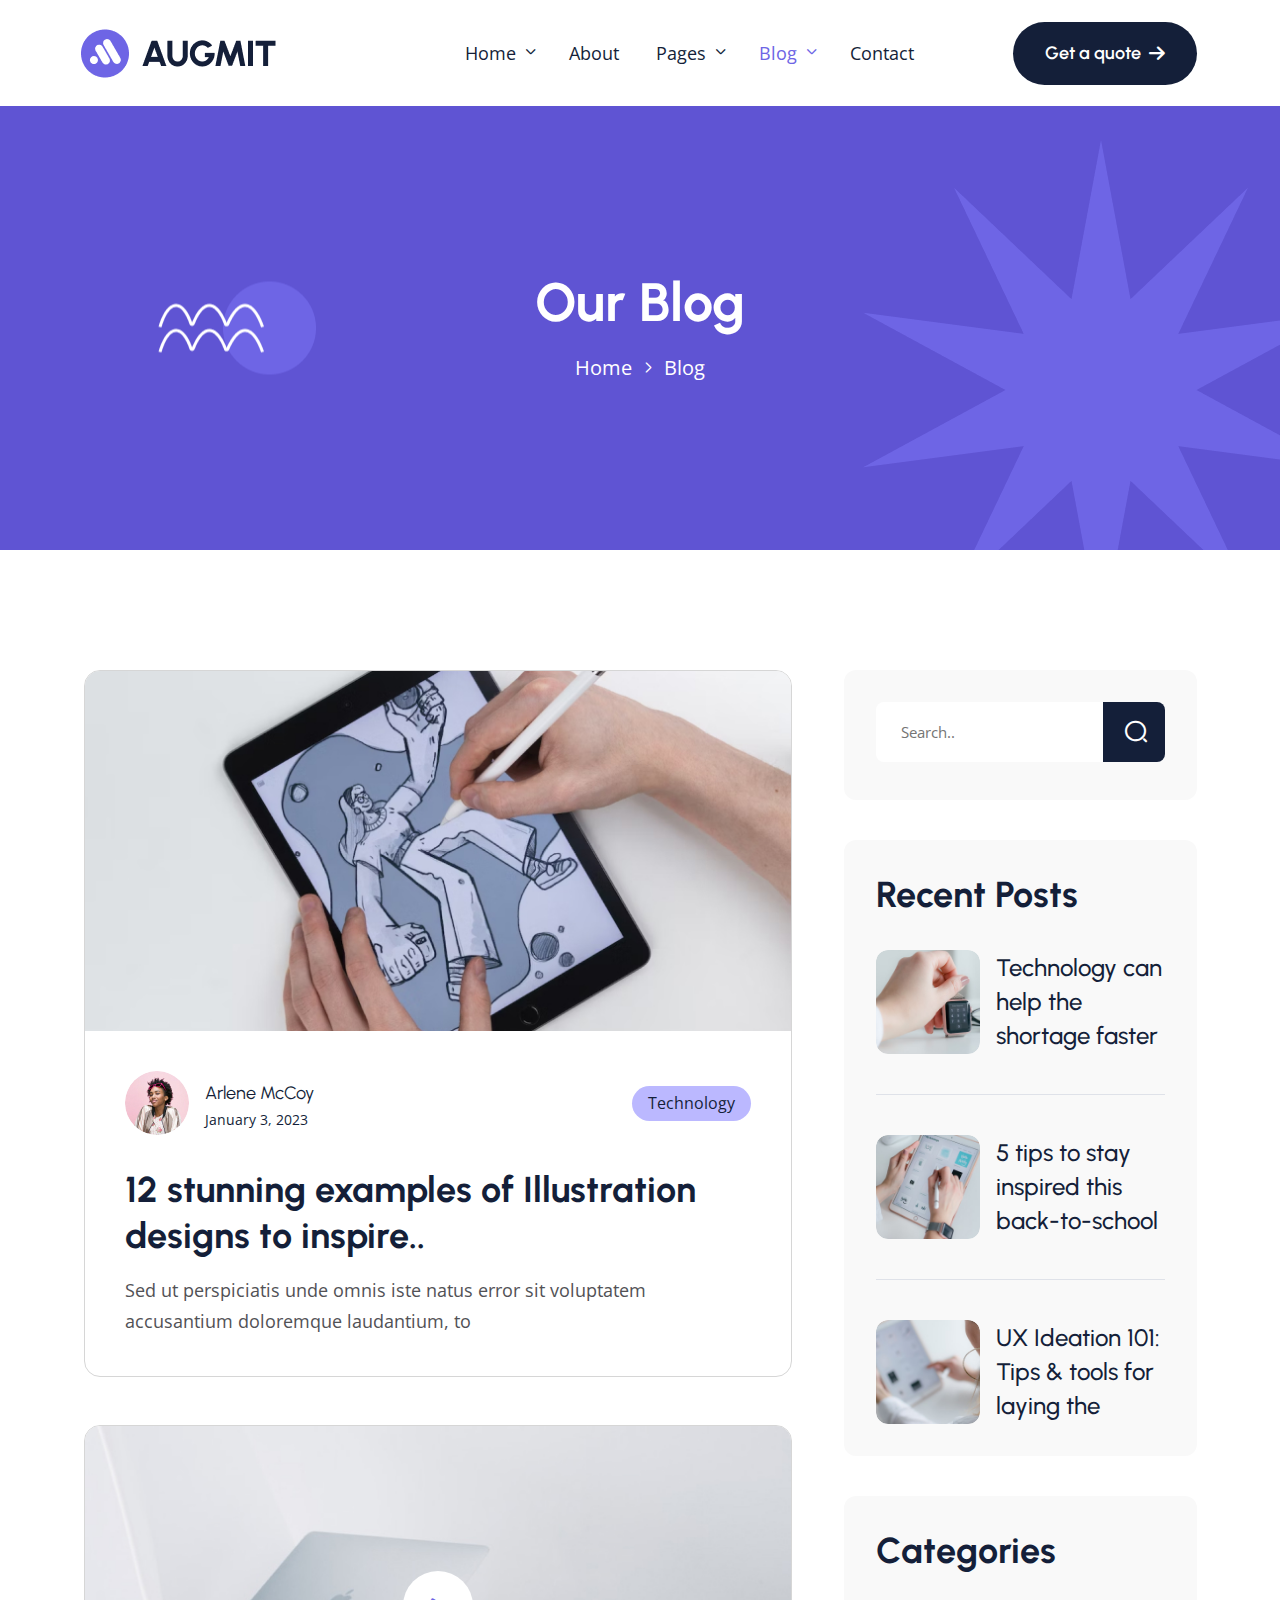
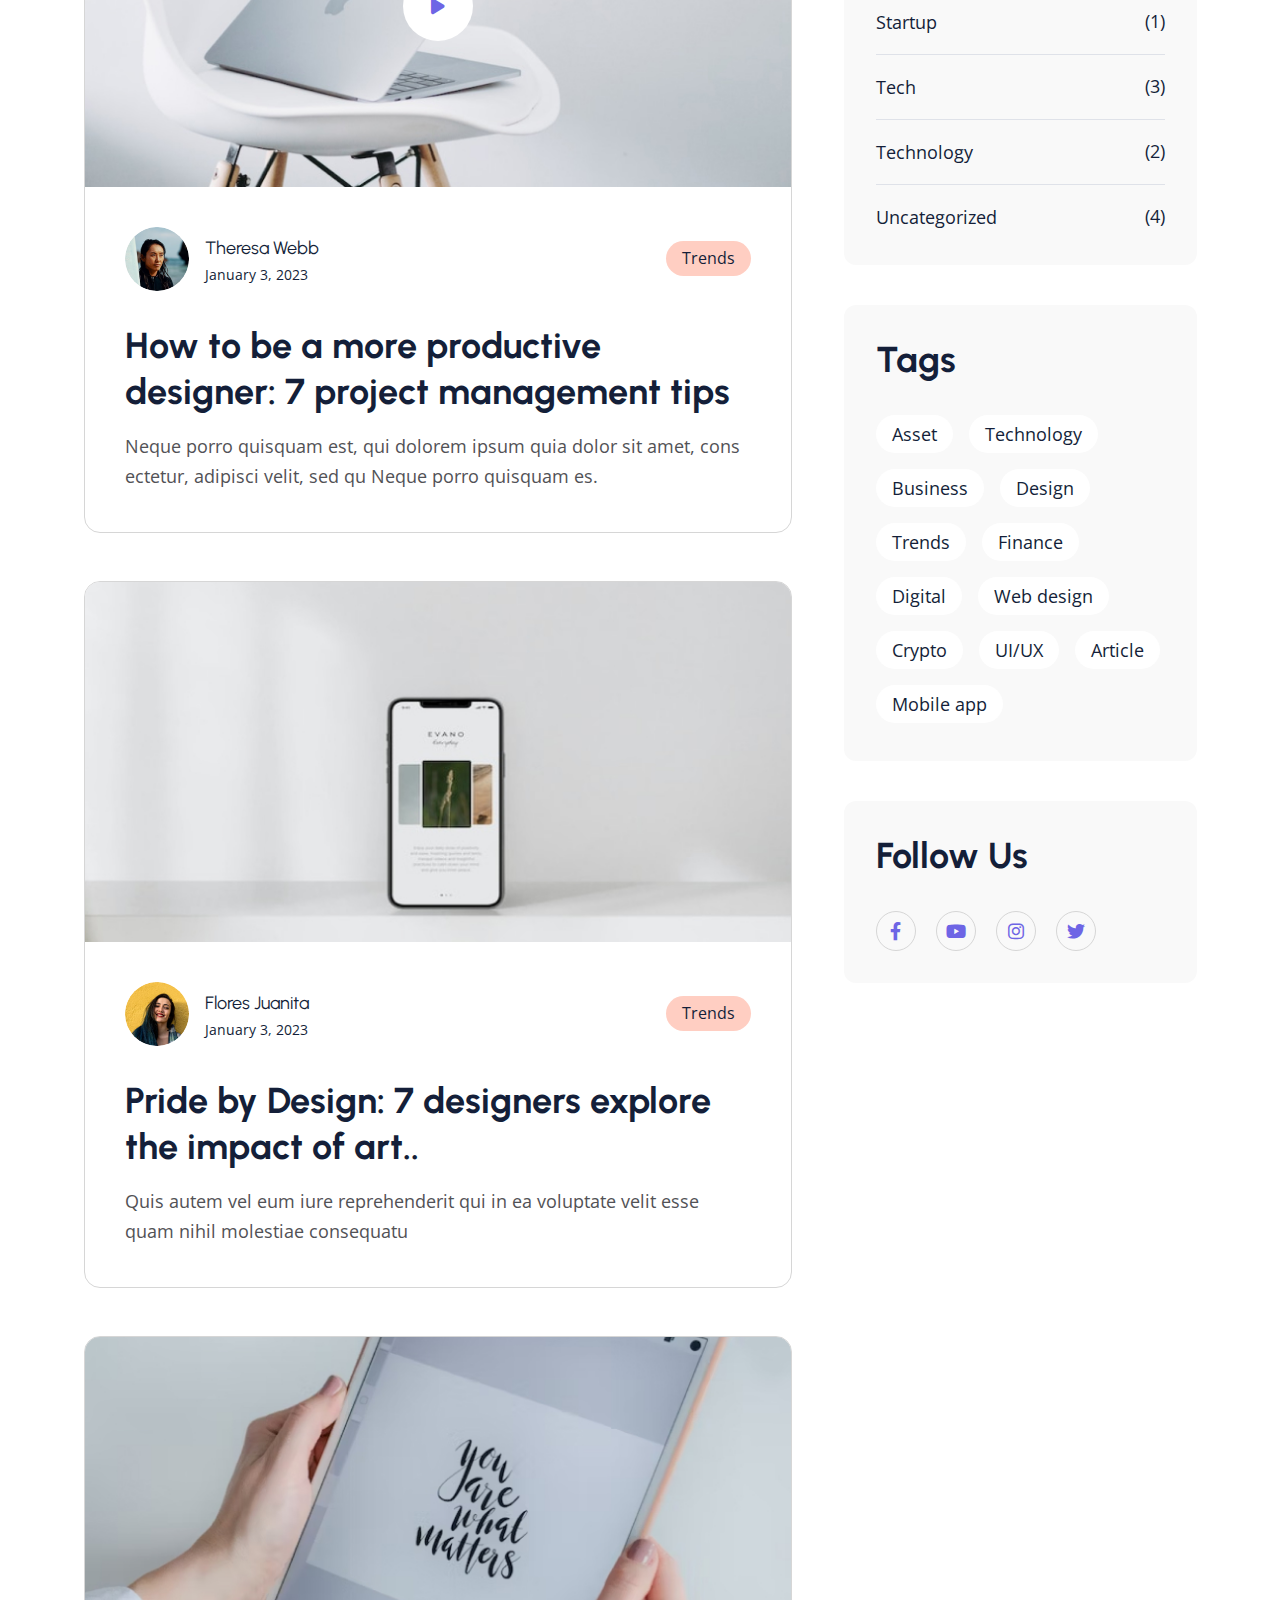
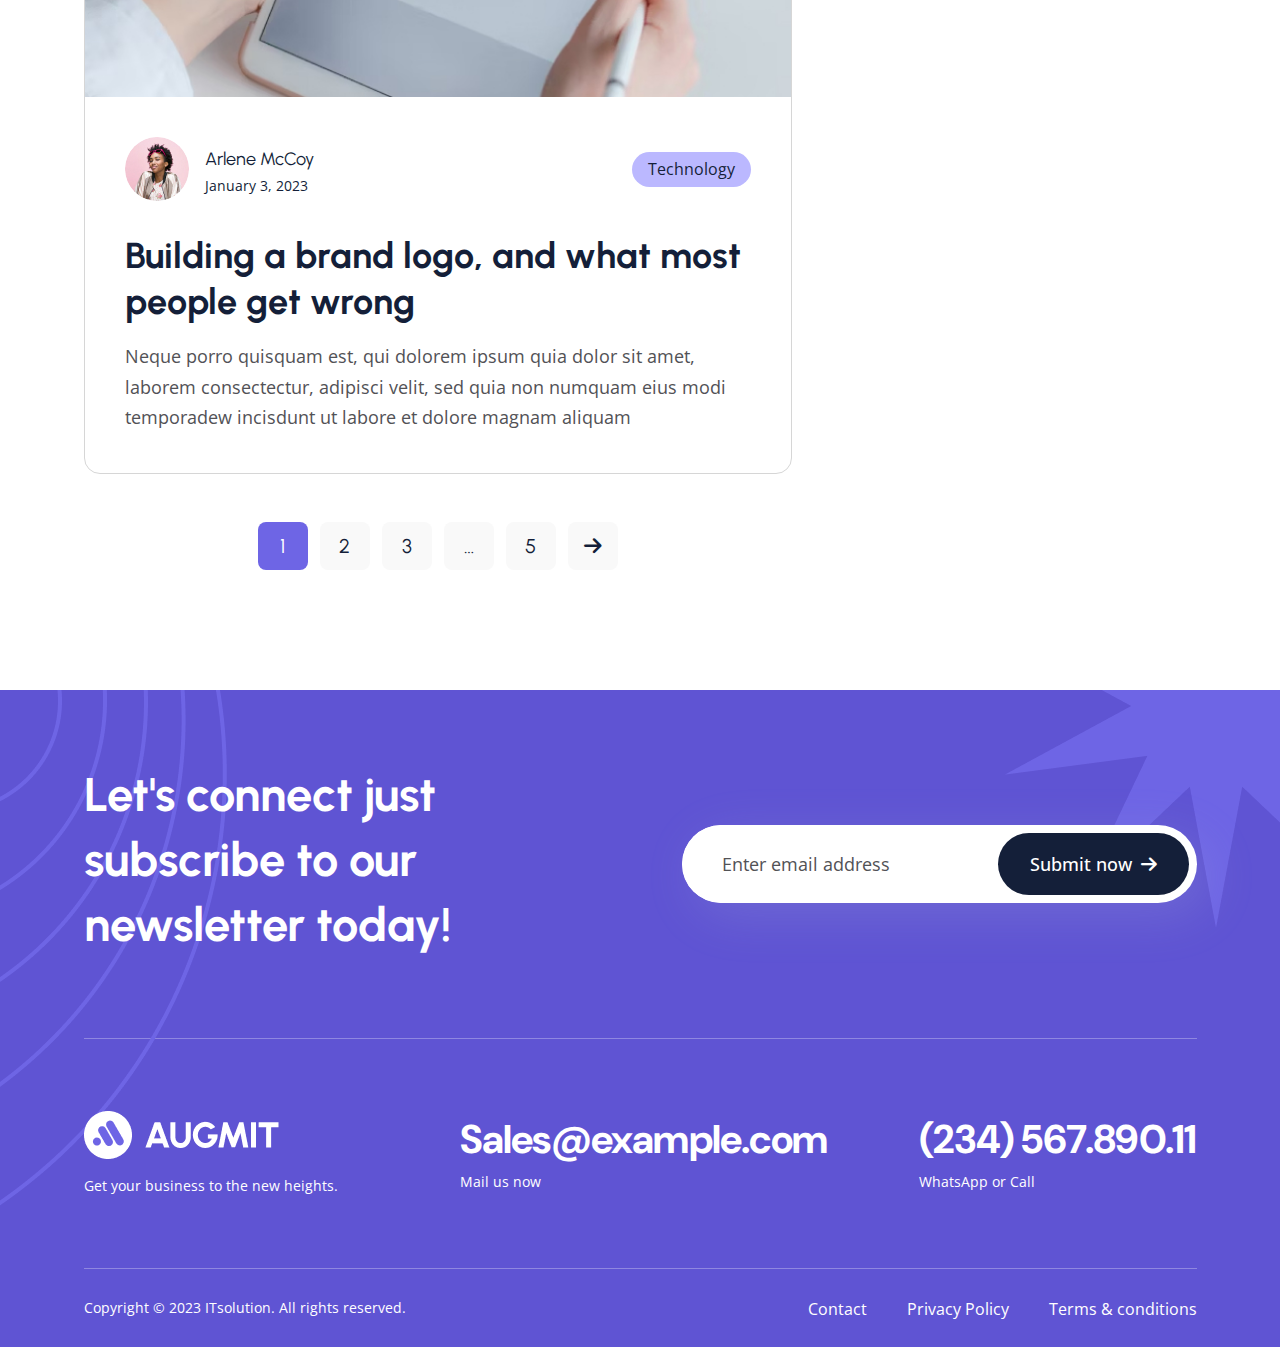
<file: blog.html>
<!DOCTYPE html>
<html dir="ltr" lang="zxx">

<head>
    <meta name="viewport" content="width=device-width,initial-scale=1.0" />
    <meta charset="utf-8" />
    <meta name="description" content="Augmit - IT Solution and Technology HTML Template" />
    <meta name="keywords"
        content="agency, business, company, data, digital, innovation, innovative, it, modern, saas, software, start up, startup, technology" />
    <meta name="author" content="BoomDevs" />

    <title>Augmit - IT Solution and Technology HTML Template</title>

    <link rel="icon" type="image/png" href="images/logo/favicon.png" />

    <link rel="apple-touch-icon" href="images/logo/apple-touch-icon.png" />
    <link rel="apple-touch-icon" sizes="57x57" href="images/logo/apple-touch-icon-57x57.png" />
    <link rel="apple-touch-icon" sizes="72x72" href="images/logo/apple-touch-icon-72x72.png" />
    <link rel="apple-touch-icon" sizes="76x76" href="images/logo/apple-touch-icon-76x76.png" />
    <link rel="apple-touch-icon" sizes="114x114" href="images/logo/apple-touch-icon-114x114.png" />
    <link rel="apple-touch-icon" sizes="120x120" href="images/logo/apple-touch-icon-120x120.png" />
    <link rel="apple-touch-icon" sizes="144x144" href="images/logo/apple-touch-icon-144x144.png" />
    <link rel="apple-touch-icon" sizes="152x152" href="images/logo/apple-touch-icon-152x152.png" />
    <link rel="apple-touch-icon" sizes="180x180" href="images/logo/apple-touch-icon-180x180.png" />

    <link rel="preconnect" href="https://fonts.googleapis.com">
    <link rel="preconnect" href="https://fonts.gstatic.com" crossorigin>
    <link
        href="https://fonts.googleapis.com/css2?family=DM+Sans:opsz,wght@9..40,700&family=Open+Sans:wght@400;500;600&family=Urbanist:wght@600;700&display=swap"
        rel="stylesheet">

    <link rel="stylesheet" href="css/bootstrap.min.css" />
    <link rel="stylesheet" href="css/fontawesome.min.css" />
    <link rel="stylesheet" href="css/magnific-popup.css" />
    <link rel="stylesheet" href="css/slick.css" />
    <link rel="stylesheet" href="css/meanmenu.css" />
    <link rel="stylesheet" href="css/nice-select.css" />
    <link rel="stylesheet" href="css/animate.css" />
    <link rel="stylesheet" href="css/style.css" />

    <!--[if lt IE 9]>
    <script src="https://oss.maxcdn.com/html5shiv/3.7.2/html5shiv.min.js"></script>
    <script src="https://oss.maxcdn.com/respond/1.4.2/respond.min.js"></script>
    <![endif]-->
</head>

<body>
    <!-- Preloader Start !-->
    <!-- <div id="preloader">
    <div id="preloader-status">
        <div class="loading-container">
            <div class="ball1"></div>
            <div class="ball2"></div>
            <div class="ball3"></div>
            <div class="ball4"></div>
        </div>
    </div>
</div> -->
    <!-- Preloader End !-->
    <!-- Header Start !-->
    <header class="header-area style-2">
        <!-- Header Nav Menu Start -->
        <div class="header-menu-area sticky-header">
            <div class="container">
                <div class="row">
                    <div class="col-lg-3 col-md-6 col-6 d-flex align-items-center">
                        <div class="logo">
                            <a href="index.html" class="standard-logo">
                                <img src="images/logo/logo.png" alt="logo" />
                            </a>
                            <a href="index.html" class="sticky-logo">
                                <img src="images/logo/logo.png" alt="logo" />
                            </a>
                            <a href="index.html" class="retina-logo">
                                <img src="images/logo/logo.png" alt="logo" />
                            </a>
                        </div>
                    </div>
                    <div class="col-lg-9 col-md-6 col-6 d-flex align-items-center justify-content-end">
                        <div class="menu d-inline-block">
                            <nav id="main-menu" class="main-menu">
                                <ul>
                                    <li class="dropdown">
                                        <a href="index.html">Home</a>
                                        <ul>
                                            <li><a href="index.html">Home Page 1</a></li>
                                            <li><a href="index-2.html">Home Page 2</a></li>

                                        </ul>
                                    </li>
                                    <li><a href="about.html">About</a></li>
                                    <li class="dropdown"><a href="project.html">Pages</a>
                                        <ul class="submenu">
                                            <li><a href="project.html">Project Page</a></li>
                                            <li><a href="project-details.html">Project Details Page</a></li>

                                            <li><a href="service.html">Service Page</a></li>
                                            <li><a href="service-details.html">Service Details Page</a></li>
                                        </ul>
                                    </li>
                                    <li class="dropdown active">
                                        <a href="blog.html">Blog</a>
                                        <ul class="submenu">
                                            <li><a href="blog.html">Blog Page</a></li>
                                            <li><a href="blog-details.html">Blog Details Page</a></li>
                                        </ul>
                                    </li>
                                    <li><a href="contact.html">Contact</a></li>
                                </ul>
                            </nav>
                        </div>
                        <!-- Header Button Start !-->
                        <div class="header-btn">
                            <a href="#" class="header-single-btn active">
                                Get a quote
                                <i class="fa-solid fa-arrow-right"></i>
                            </a>
                        </div>
                        <!-- Header Button Start !-->
                        <!-- Mobile Menu Toggle Button Start !-->
                        <div class="mobile-menu-bar d-lg-none text-end">
                            <a href="#" class="mobile-menu-toggle-btn"><i class="fal fa-bars"></i></a>
                        </div>
                        <!-- Mobile Menu Toggle Button End !-->
                    </div>
                </div>
            </div>
        </div>
        <!-- Header Nav Menu End -->
    </header>
    <!-- Header End !-->
    <!-- Menu Sidebar Section Start -->
    <div class="menu-sidebar-area">
        <div class="menu-sidebar-wrapper">
            <div class="menu-sidebar-close">
                <button class="menu-sidebar-close-btn" id="menu_sidebar_close_btn">
                    <i class="fal fa-times"></i>
                </button>
            </div>
            <div class="menu-sidebar-content">
                <div class="menu-sidebar-logo">
                    <a href="index.html">
                        <img src="images/logo/logo.png" alt="logo" />
                    </a>
                </div>
                <div class="mobile-nav-menu"></div>
                <div class="menu-sidebar-content">
                    <div class="menu-sidebar-single-widget">
                        <h5 class="menu-sidebar-title heading-five">Contact Info</h5>
                        <div class="header-contact-info">
                            <span><i class="fa-solid fa-location-dot"></i>20, Bordeshi, New York, US</span>
                            <span><a href="mailto:hello@hivency.com"><i
                                        class="fa-solid fa-envelope"></i>hello@hivency.com</a> </span>
                            <span><a href="tel:+123-456-7890"><i class="fa-solid fa-phone"></i>+123-456-7890</a></span>
                        </div>
                        <div class="social-profile">
                            <a href="#"><i class="fa-brands fa-facebook-f"></i></a>
                            <a href="#"><i class="fa-brands fa-twitter"></i></a>
                            <a href="#"><i class="fa-brands fa-linkedin-in"></i></a>
                            <a href="#"><i class="fa-brands fa-youtube"></i></a>
                        </div>
                    </div>
                </div>
            </div>
        </div>
    </div>
    <!-- Menu Sidebar Section Start -->
    <div class="body-overlay"></div>

    <!-- Page Header Start !-->
    <div class="page-breadcrumb-area page-bg">
        <div class="shape">
            <img src="images/shape/wave.png" alt="breadcrumb">
        </div>
        <div class="shape-two">
            <img src="images/shape/full-star.png" alt="breadcrumb">
        </div>
        <div class="container">
            <div class="row">
                <div class="col-md-12">
                    <div class="breadcrumb-wrapper">
                        <div class="page-heading">
                            <h2 class="page-title title">Our Blog</h2>
                        </div>
                        <div class="breadcrumb-list">
                            <ul>
                                <li><a href="index.html">Home</a></li>
                                <li class="active"><a href="#">Blog</a></li>
                            </ul>
                        </div>
                    </div>
                </div>
            </div>
        </div>
    </div>
    <!-- Page Header End !-->

    <!-- Blog Start !-->
    <div class="blog-area py-120 py-sm-60 py-md-80 py-lg-100">
        <div class="container">
            <div class="row">
                <div class="col-lg-8 blog-post">
                    <!-- Single Blog Start -->
                    <article class="single-post-item format-image">
                        <div class="post-thumbnail">
                            <a href="blog-details.html">
                                <img src="images/blog/image.jpg" alt="Blog Image" />
                            </a>
                        </div>
                        <div class="post-content-wrapper">
                            <div class="content-header">
                                <div class="post-meta">
                                    <div class="image">
                                        <img src="images/meta/image.jpg" alt="meta-user">
                                    </div>
                                    <div class="meta-user-content">
                                        <h6 class="title heading-six">
                                            <a href="#">Arlene McCoy</a>
                                        </h6>
                                        <p class="desc">January 3, 2023</p>
                                    </div>
                                </div>
                                <div class="tag-wrapper">
                                    <a href="#">
                                        <span class="tag purple">Technology</span>
                                    </a>
                                </div>
                            </div>
                            <h3 class="post-title heading-three">
                                <a href="blog-details.html">12 stunning examples of Illustration designs to
                                    inspire..</a>
                            </h3>
                            <div class="post-content">
                                <p>Sed ut perspiciatis unde omnis iste natus error sit voluptatem accusantium doloremque
                                    laudantium, to</p>
                            </div>
                        </div>
                    </article>
                    <!-- Single Blog End -->
                    <!-- Single Blog Start -->
                    <article class="single-post-item format-video">
                        <div class="post-video">
                            <img src="images/blog/image-1.jpg" alt="Blog Image" />
                            <div class="popup-video-wrapper">
                                <div class="video-btn">
                                    <a href="https://www.youtube.com/watch?v=7e90gBu4pas" class="mfp-iframe video-play">
                                        <i class="fa-solid fa-play" aria-hidden="true"></i>
                                    </a>
                                </div>
                            </div>
                        </div>
                        <div class="post-content-wrapper">
                            <div class="content-header">
                                <div class="post-meta">
                                    <div class="image">
                                        <img src="images/meta/image-6.jpg" alt="meta-user">
                                    </div>
                                    <div class="meta-user-content">
                                        <h6 class="title heading-six">
                                            <a href="#">Theresa Webb</a>
                                        </h6>
                                        <p class="desc">January 3, 2023</p>
                                    </div>
                                </div>
                                <div class="tag-wrapper">
                                    <a href="#">
                                        <span class="tag reddish">Trends</span>
                                    </a>
                                </div>
                            </div>
                            <h3 class="post-title heading-three">
                                <a href="blog-details.html">How to be a more productive designer: 7 project management
                                    tips</a>
                            </h3>
                            <div class="post-content">
                                <p>Neque porro quisquam est, qui dolorem ipsum quia dolor sit amet, cons ectetur,
                                    adipisci velit, sed qu Neque porro quisquam es. </p>
                            </div>
                        </div>
                    </article>
                    <!-- Single Blog End -->
                    <!-- Single Blog Start -->
                    <article class="single-post-item format-gallery">
                        <div class="post-gallery">
                            <img src="images/blog/image-2.jpg" alt="Blog Image" />
                        </div>
                        <div class="post-content-wrapper">
                            <div class="content-header">
                                <div class="post-meta">
                                    <div class="image">
                                        <img src="images/meta/image-5.jpg" alt="meta-user">
                                    </div>
                                    <div class="meta-user-content">
                                        <h6 class="title heading-six">
                                            <a href="#">Flores Juanita</a>
                                        </h6>
                                        <p class="desc">January 3, 2023</p>
                                    </div>
                                </div>
                                <div class="tag-wrapper">
                                    <a href="#">
                                        <span class="tag reddish">Trends</span>
                                    </a>
                                </div>
                            </div>
                            <h3 class="post-title heading-three">
                                <a href="blog-details.html">Pride by Design: 7 designers explore the impact of art..</a>
                            </h3>
                            <div class="post-content">
                                <p>Quis autem vel eum iure reprehenderit qui in ea voluptate velit esse quam nihil
                                    molestiae consequatu</p>
                            </div>
                        </div>
                    </article>
                    <!-- Single Blog End -->
                    <!-- Single Blog Start -->
                    <article class="single-post-item format-audio">
                        <div class="post-audio embed-responsive">
                            <img src="images/blog/Image-3.jpg" alt="Blog Image" />
                        </div>
                        <div class="post-content-wrapper">
                            <div class="content-header">
                                <div class="post-meta">
                                    <div class="image">
                                        <img src="images/meta/image.jpg" alt="meta-user">
                                    </div>
                                    <div class="meta-user-content">
                                        <h6 class="title heading-six">
                                            <a href="#">Arlene McCoy</a>
                                        </h6>
                                        <p class="desc">January 3, 2023</p>
                                    </div>
                                </div>
                                <div class="tag-wrapper">
                                    <a href="#">
                                        <span class="tag purple">Technology</span>
                                    </a>
                                </div>
                            </div>
                            <h3 class="post-title heading-three">
                                <a href="blog-details.html">Building a brand logo, and what most people get wrong</a>
                            </h3>
                            <div class="post-content">
                                <p>Neque porro quisquam est, qui dolorem ipsum quia dolor sit amet, laborem
                                    consectectur, adipisci velit, sed quia non numquam eius modi temporadew incisdunt ut
                                    labore et dolore magnam aliquam</p>
                            </div>
                        </div>
                    </article>
                    <!-- Single Blog End -->
                    <div class="basic-pagination basic-pagination-2">
                        <ul>
                            <li>
                                <span aria-current="page" class="page-numbers current">1</span>
                            </li>
                            <li><a class="page-numbers" href="#">2</a></li>
                            <li><a class="page-numbers" href="#">3</a></li>
                            <li><span class="page-numbers dots">…</span></li>
                            <li><a class="page-numbers" href="#">5</a></li>
                            <li>
                                <a class="next page-numbers" href="#"><i class="fa fa-arrow-right"></i></a>
                            </li>
                        </ul>
                    </div>
                </div>
                <!-- Blog Post List End -->
                <!-- Blog Sidebar Start -->
                <div class="col-lg-4 order-1 order-lg-2">
                    <div class="sidebar">
                        <div class="widget widget_search">
                            <form class="search-form" action="#" method="get">
                                <input type="text" placeholder="Search.." />
                                <button type="submit"><i class="icon-search"></i></button>
                            </form>
                        </div>
                        <div class="widget widget_latest_post">
                            <div class="widget-title-box">
                                <h4 class="wp-block-heading heading-four">Recent Posts</h4>
                            </div>
                            <ul>
                                <li>
                                    <div class="latest-post-thumb">
                                        <img src="images/blog/recent-img.jpg" alt="" />
                                    </div>
                                    <div class="latest-post-desc">
                                        <h3 class="latest-post-title heading-three">
                                            <a href="blog-details.html">Technology can help the shortage faster</a>
                                        </h3>
                                    </div>
                                </li>
                                <li>
                                    <div class="latest-post-thumb">
                                        <img src="images/blog/recent-img-1.jpg" alt="" />
                                    </div>
                                    <div class="latest-post-desc">
                                        <h3 class="latest-post-title heading-three">
                                            <a href="blog-details.html">5 tips to stay inspired this back-to-school</a>
                                        </h3>
                                    </div>
                                </li>
                                <li>
                                    <div class="latest-post-thumb">
                                        <img src="images/blog/recent-img-2.jpg" alt="" />
                                    </div>
                                    <div class="latest-post-desc">
                                        <h3 class="latest-post-title heading-three">
                                            <a href="blog-details.html">UX Ideation 101: Tips & tools for laying the</a>
                                        </h3>
                                    </div>
                                </li>
                            </ul>
                        </div>
                        <div class="widget widget_categories">
                            <div class="widget-title-box">
                                <h4 class="wp-block-heading heading-four">Categories</h4>
                            </div>
                            <ul>
                                <li><a href="#">Startup</a>(1)</li>
                                <li><a href="#">Tech</a>(3)</li>
                                <li><a href="#">Technology</a>(2)</li>
                                <li><a href="#">Uncategorized</a>(4)</li>
                            </ul>
                        </div>
                        <div class="widget widget_tag_cloud">
                            <div class="widget-title-box">
                                <h4 class="wp-block-heading heading-four">Tags</h4>
                            </div>
                            <div class="tagcloud">
                                <a href="#">Asset</a>
                                <a href="#">Technology</a>
                                <a href="#">Business</a>
                                <a href="#">Design</a>
                                <a href="#">Trends</a>
                                <a href="#">Finance</a>
                                <a href="#">Digital</a>
                                <a href="#">Web design</a>
                                <a href="#">Crypto</a>
                                <a href="#">UI/UX</a>
                                <a href="#">Article</a>
                                <a href="#">Mobile app</a>
                            </div>
                        </div>
                        <div class="widget widget_social_profile">
                            <div class="widget-title-box">
                                <h4 class="wp-block-heading heading-four">Follow Us</h4>
                            </div>
                            <div class="social-profile">
                                <a class="facebook" href="https://www.facebook.com/boomdevs/"><i
                                        class="fa-brands fa-facebook-f"></i></a>
                                <a class="youtube" href="https://www.youtube.com/@boomdevs/"><i
                                        class="fa-brands fa-youtube"></i></a>
                                <a class="instagram" href="https://www.instagram.com/boomdevs/"><i
                                        class="fa-brands fa-instagram"></i></a>
                                <a class="twitter" href="https://twitter.com/boom_devs/"><i
                                        class="fa-brands fa-twitter"></i></a>
                            </div>
                        </div>
                    </div>
                </div>
                <!-- Blog Sidebar Start -->
            </div>
        </div>
    </div>
    <!-- Blog End !-->

    <!--- Start Footer !-->
    <footer class="footer">
        <div class="footer-sec">
            <div class="shape-one">
                <img src="images/shape/circle-slice.png" alt="shape">
            </div>
            <div class="shape-two">
                <img src="images/shape/star-large-light.png" alt="shape">
            </div>
            <div class="container">
                <div class="row">
                    <div class="col-lg-12">
                        <!-- Newsletter Section Start !-->
                        <div class="subscribe-area">
                            <div class="content-wrapper">
                                <h2 class="subscribe-title title">Let's connect just subscribe to <br>
                                    our newsletter today!</h2>
                                <div class="subscribe-form-wrapper">
                                    <div class="subscribe-form-widget">
                                        <form>
                                            <div class="mc4wp-form-fields">
                                                <div class="single-field">
                                                    <input type="email" placeholder="Enter email address" />
                                                </div>
                                                <button class="submit-btn" type="submit">
                                                    Submit now
                                                    <i class="fa-solid fa-arrow-right"></i>
                                                </button>
                                            </div>
                                        </form>
                                    </div>
                                </div>
                            </div>
                        </div>
                        <!-- Newsletter Section End !-->
                    </div>
                </div>
                <div class="row">
                    <div class="col-12">
                        <div class="footer-bottom-border"></div>
                    </div>
                </div>
                <div class="footer-main">
                    <div class="footer-widget">
                        <div class="footer-widget-info">
                            <div class="footer-logo">
                                <a href="index.html"><img src="images/logo/footer-logo.png" alt="Footer Logo" /></a>
                            </div>
                            <p class="desc">Get your business to the
                                new heights.</p>
                        </div>
                    </div>
                    <div class="footer-widget widget_nav_menu">
                        <a href="mailto:sales@example.com" class="footer-widget-title">Sales@example.com</a>
                        <p class="desc">Mail us now</p>
                    </div>
                    <div class="footer-widget widget_nav_menu">
                        <a href="tel:+123-456-7890" class="footer-widget-title">(234) 567.890.11</a>
                        <p class="desc">WhatsApp or Call</p>
                    </div>
                </div>
                <div class="row">
                    <div class="col-12">
                        <div class="footer-bottom-border"></div>
                    </div>
                </div>
            </div>
        </div>
        <div class="footer-bottom-area">
            <div class="container">
                <div class="row">
                    <div class="col-lg-5">
                        <div class="copyright-text">
                            <p>Copyright &copy; 2023 ITsolution. All rights reserved.</p>
                        </div>
                    </div>
                    <div class="col-lg-7">
                        <div class="footer-bottom-menu">
                            <ul>

                                <li>
                                    <a href="contact.html">Contact</a>
                                </li>
                                <li>
                                    <a href="#">Privacy Policy</a>
                                </li>
                                <li>
                                    <a href="#">Terms & conditions</a>
                                </li>
                            </ul>
                        </div>
                    </div>
                </div>
            </div>
        </div>
    </footer>
    <!--- End Footer !-->
    <!-- Scroll Up Section Start -->
    <div id="scrollTop" class="scrollup-wrapper">
        <div class="scrollup-btn">
            <i class="fa-regular fa-angle-up"></i>
        </div>
    </div>
    <!-- Scroll Up Section End -->
    <script src="js/jquery.min.js"></script>
    <script src="js/bootstrap.min.js"></script>
    <script src="js/jquery.nice-select.min.js"></script>
    <script src="js/slick.min.js"></script>
    <script src="js/jquery.counterup.min.js"></script>
    <script src="js/waypoints.js"></script>
    <script src="js/jquery.meanmenu.min.js"></script>
    <script src="js/jquery.magnific-popup.min.js"></script>
    <script src="js/inview.min.js"></script>
    <script src="js/wow.js"></script>
    <script src="js/tilt.jquery.js"></script>
    <script src="js/jquery.imagesloaded.min.js"></script>
    <script src="js/isotope.min.js"></script>
    <script src="js/custom.js"></script>
</body>

</html>
</file>
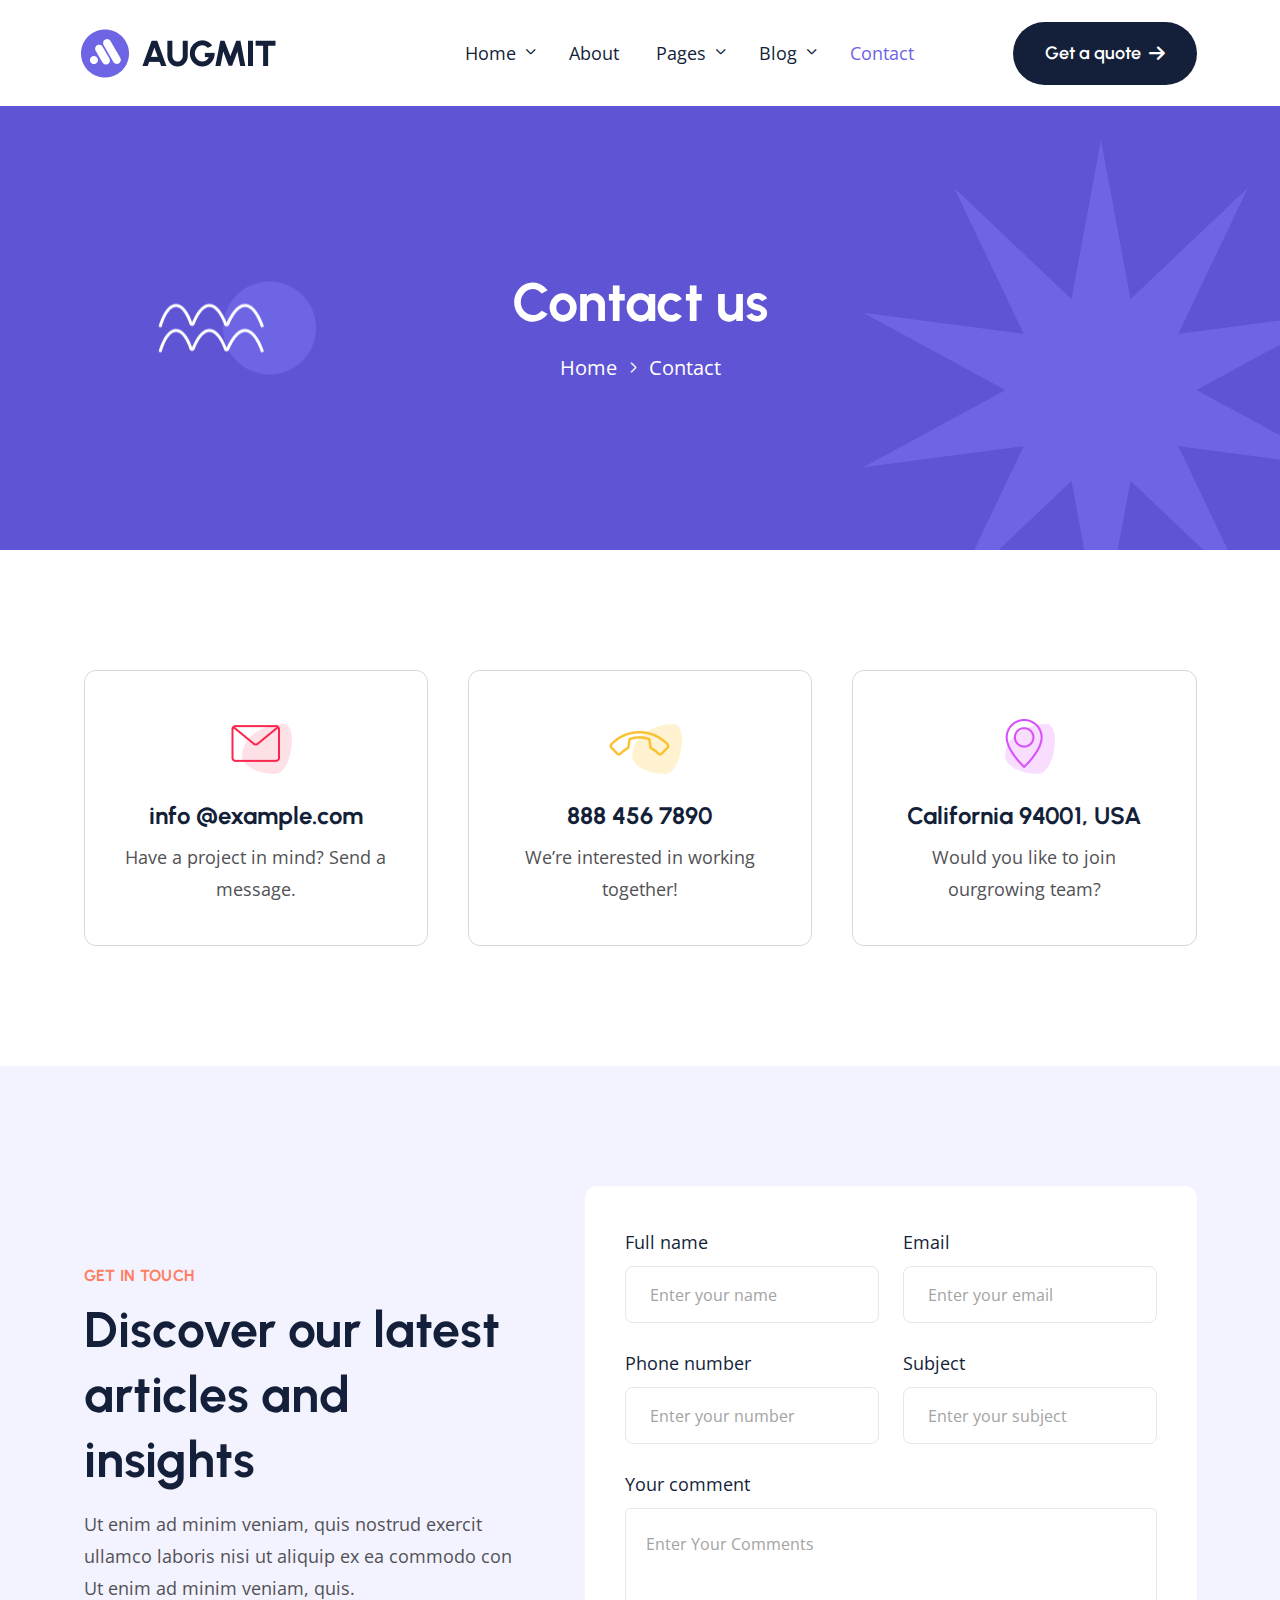
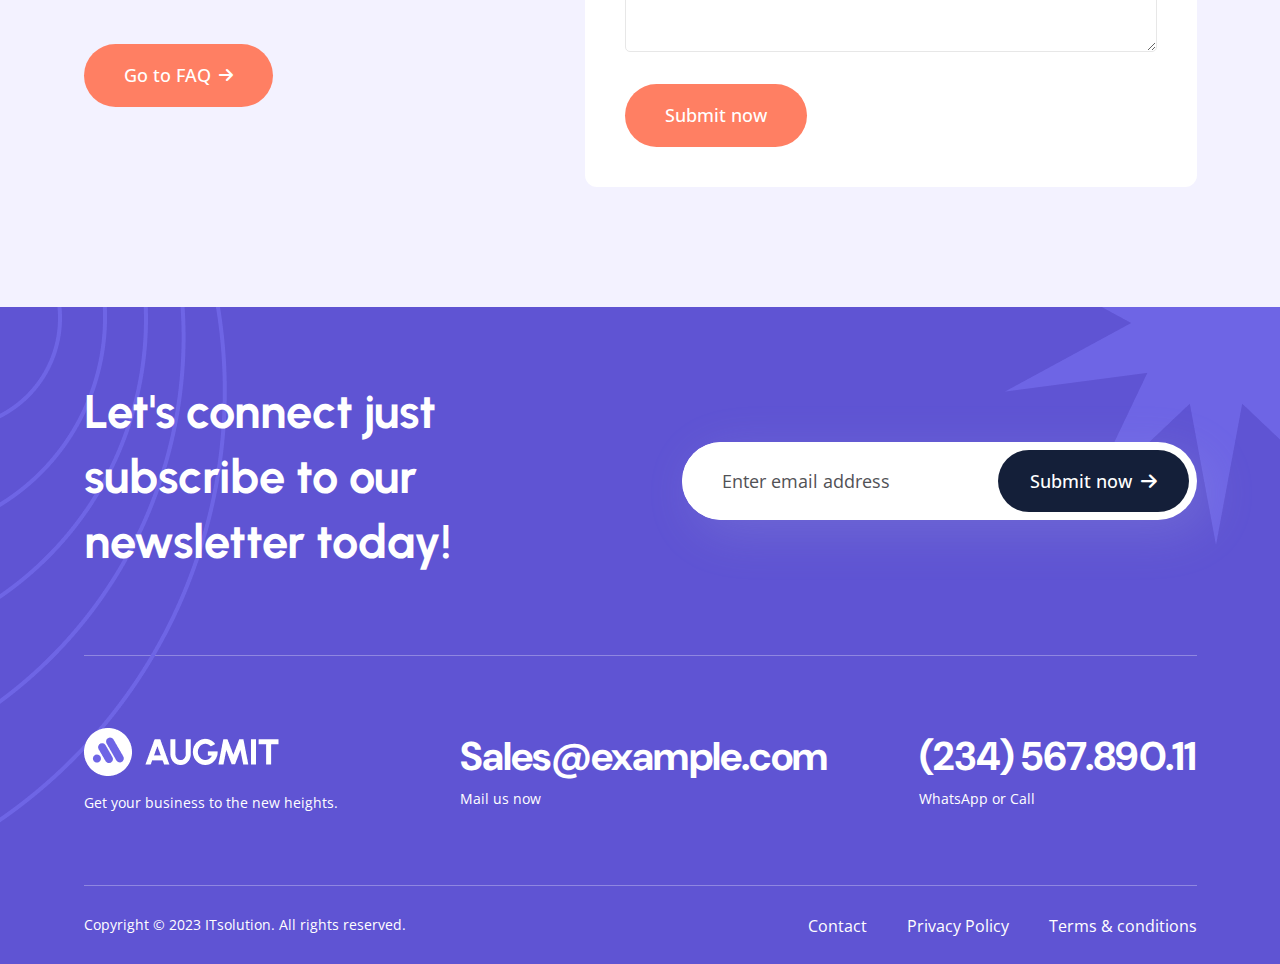
<file: contact.html>
<!DOCTYPE html>
<html dir="ltr" lang="zxx">

<head>
    <meta name="viewport" content="width=device-width,initial-scale=1.0" />
    <meta charset="utf-8" />
    <meta name="description" content="Augmit - IT Solution and Technology HTML Template" />
    <meta name="keywords"
        content="agency, business, company, data, digital, innovation, innovative, it, modern, saas, software, start up, startup, technology" />
    <meta name="author" content="BoomDevs" />

    <title>Augmit - IT Solution and Technology HTML Template</title>

    <link rel="icon" type="image/png" href="images/logo/favicon.png" />

    <link rel="apple-touch-icon" href="images/logo/apple-touch-icon.png" />
    <link rel="apple-touch-icon" sizes="57x57" href="images/logo/apple-touch-icon-57x57.png" />
    <link rel="apple-touch-icon" sizes="72x72" href="images/logo/apple-touch-icon-72x72.png" />
    <link rel="apple-touch-icon" sizes="76x76" href="images/logo/apple-touch-icon-76x76.png" />
    <link rel="apple-touch-icon" sizes="114x114" href="images/logo/apple-touch-icon-114x114.png" />
    <link rel="apple-touch-icon" sizes="120x120" href="images/logo/apple-touch-icon-120x120.png" />
    <link rel="apple-touch-icon" sizes="144x144" href="images/logo/apple-touch-icon-144x144.png" />
    <link rel="apple-touch-icon" sizes="152x152" href="images/logo/apple-touch-icon-152x152.png" />
    <link rel="apple-touch-icon" sizes="180x180" href="images/logo/apple-touch-icon-180x180.png" />

    <link rel="preconnect" href="https://fonts.googleapis.com">
    <link rel="preconnect" href="https://fonts.gstatic.com" crossorigin>
    <link
        href="https://fonts.googleapis.com/css2?family=DM+Sans:opsz,wght@9..40,700&family=Open+Sans:wght@400;500;600&family=Urbanist:wght@600;700&display=swap"
        rel="stylesheet">

    <link rel="stylesheet" href="css/bootstrap.min.css" />
    <link rel="stylesheet" href="css/fontawesome.min.css" />
    <link rel="stylesheet" href="css/magnific-popup.css" />
    <link rel="stylesheet" href="css/slick.css" />
    <link rel="stylesheet" href="css/meanmenu.css" />
    <link rel="stylesheet" href="css/nice-select.css" />
    <link rel="stylesheet" href="css/animate.css" />
    <link rel="stylesheet" href="css/style.css" />

    <!--[if lt IE 9]>
    <script src="https://oss.maxcdn.com/html5shiv/3.7.2/html5shiv.min.js"></script>
    <script src="https://oss.maxcdn.com/respond/1.4.2/respond.min.js"></script>
    <![endif]-->
</head>

<body>
    <!-- Preloader Start !-->
    <!-- <div id="preloader">
    <div id="preloader-status">
        <div class="loading-container">
            <div class="ball1"></div>
            <div class="ball2"></div>
            <div class="ball3"></div>
            <div class="ball4"></div>
        </div>
    </div>
</div> -->
    <!-- Preloader End !-->
    <!-- Header Start !-->
    <header class="header-area style-2">
        <!-- Header Nav Menu Start -->
        <div class="header-menu-area sticky-header">
            <div class="container">
                <div class="row">
                    <div class="col-lg-3 col-md-6 col-6 d-flex align-items-center">
                        <div class="logo">
                            <a href="index.html" class="standard-logo">
                                <img src="images/logo/logo.png" alt="logo" />
                            </a>
                            <a href="index.html" class="sticky-logo">
                                <img src="images/logo/logo.png" alt="logo" />
                            </a>
                            <a href="index.html" class="retina-logo">
                                <img src="images/logo/logo.png" alt="logo" />
                            </a>
                        </div>
                    </div>
                    <div class="col-lg-9 col-md-6 col-6 d-flex align-items-center justify-content-end">
                        <div class="menu d-inline-block">
                            <nav id="main-menu" class="main-menu">
                                <ul>
                                    <li class="dropdown">
                                        <a href="index.html">Home</a>
                                        <ul>
                                            <li><a href="index.html">Home Page 1</a></li>
                                            <li><a href="index-2.html">Home Page 2</a></li>

                                        </ul>
                                    </li>

                                    <li><a href="about.html">About</a></li>
                                    <li class="dropdown"><a href="project.html">Pages</a>
                                        <ul class="submenu">
                                            <li><a href="project.html">Project Page</a></li>
                                            <li><a href="project-details.html">Project Details Page</a></li>

                                            <li><a href="service.html">Service Page</a></li>
                                            <li><a href="service-details.html">Service Details Page</a></li>
                                        </ul>
                                    </li>
                                    <li class="dropdown">
                                        <a href="blog.html">Blog</a>
                                        <ul class="submenu">
                                            <li><a href="blog.html">Blog Page</a></li>
                                            <li><a href="blog-details.html">Blog Details Page</a></li>
                                        </ul>
                                    </li>
                                    <li class="active"><a href="contact.html">Contact</a></li>
                                </ul>
                            </nav>
                        </div>
                        <!-- Header Button Start !-->
                        <div class="header-btn">
                            <a href="#" class="header-single-btn active">
                                Get a quote
                                <i class="fa-solid fa-arrow-right"></i>
                            </a>
                        </div>
                        <!-- Header Button Start !-->
                        <!-- Mobile Menu Toggle Button Start !-->
                        <div class="mobile-menu-bar d-lg-none text-end">
                            <a href="#" class="mobile-menu-toggle-btn"><i class="fal fa-bars"></i></a>
                        </div>
                        <!-- Mobile Menu Toggle Button End !-->
                    </div>
                </div>
            </div>
        </div>
        <!-- Header Nav Menu End -->
    </header>
    <!-- Header End !-->
    <!-- Menu Sidebar Section Start -->
    <div class="menu-sidebar-area">
        <div class="menu-sidebar-wrapper">
            <div class="menu-sidebar-close">
                <button class="menu-sidebar-close-btn" id="menu_sidebar_close_btn">
                    <i class="fal fa-times"></i>
                </button>
            </div>
            <div class="menu-sidebar-content">
                <div class="menu-sidebar-logo">
                    <a href="index.html">
                        <img src="images/logo/logo.png" alt="logo" />
                    </a>
                </div>
                <div class="mobile-nav-menu"></div>
                <div class="menu-sidebar-content">
                    <div class="menu-sidebar-single-widget">
                        <h5 class="menu-sidebar-title heading-five">Contact Info</h5>
                        <div class="header-contact-info">
                            <span><i class="fa-solid fa-location-dot"></i>20, Bordeshi, New York, US</span>
                            <span><a href="mailto:hello@hivency.com"><i
                                        class="fa-solid fa-envelope"></i>hello@hivency.com</a> </span>
                            <span><a href="tel:+123-456-7890"><i class="fa-solid fa-phone"></i>+123-456-7890</a></span>
                        </div>
                        <div class="social-profile">
                            <a href="#"><i class="fa-brands fa-facebook-f"></i></a>
                            <a href="#"><i class="fa-brands fa-twitter"></i></a>
                            <a href="#"><i class="fa-brands fa-linkedin-in"></i></a>
                            <a href="#"><i class="fa-brands fa-youtube"></i></a>
                        </div>
                    </div>
                </div>
            </div>
        </div>
    </div>
    <!-- Menu Sidebar Section Start -->
    <div class="body-overlay"></div>

    <!-- Page Header Start !-->
    <div class="page-breadcrumb-area page-bg">
        <div class="shape">
            <img src="images/shape/wave.png" alt="breadcrumb">
        </div>
        <div class="shape-two">
            <img src="images/shape/full-star.png" alt="breadcrumb">
        </div>
        <div class="container">
            <div class="row">
                <div class="col-md-12">
                    <div class="breadcrumb-wrapper">
                        <div class="page-heading">
                            <h2 class="page-title title">Contact us</h2>
                        </div>
                        <div class="breadcrumb-list">
                            <ul>
                                <li><a href="index.html">Home</a></li>
                                <li class="active"><a href="contact.html">Contact</a></li>
                            </ul>
                        </div>
                    </div>
                </div>
            </div>
        </div>
    </div>
    <!-- Page Header End !-->

    <!-- Contact-info Section Start !-->
    <div class="contact-info-area py-120 pt-sm-40 pb-sm-60 py-md-80 py-lg-100">
        <div class="container">
            <div class="icon-card-wrapper">
                <div class="icon-card style-4 wow animate__animated animate__fadeInLeft animate__slow">
                    <div class="icon secondary">
                        <img src="images/icon/message.png" alt="shape">
                    </div>
                    <div class="content">
                        <h2 class="title">
                            <a href="mailto:info@example.com">
                                info @example.com
                            </a>
                        </h2>
                        <p class="desc">Have a project in mind? Send a message.</p>
                    </div>
                </div>
                <div class="icon-card style-4">
                    <div class="icon primary">
                        <img src="images/icon/telephone.png" alt="shape">
                    </div>
                    <div class="content">
                        <h2 class="title">
                            <a href="tel:+8884567890">
                                888 456 7890
                            </a>
                        </h2>
                        <p class="desc">We’re interested in working together!</p>
                    </div>
                </div>
                <div class="icon-card style-4 wow animate__animated animate__fadeInRight animate__slow">
                    <div class="icon">
                        <img src="images/icon/location.png" alt="shape">
                    </div>
                    <div class="content">
                        <h2 class="title"> California 94001, USA</h2>
                        <p class="desc">Would you like to join ourgrowing team?</p>
                    </div>
                </div>
            </div>
        </div>
    </div>
    <!-- Contact-info Section End -->
    <!-- Contact Form Section Start -->
    <div class="contact-form-area py-120 py-sm-60 py-md-80 py-lg-100">
        <!-- Submit form Start -->
        <div class="container">
            <div class="row align-items-center">
                <div class="col-lg-6 col-xl-5">
                    <div class="content-wrapper">
                        <div class="section-title ">
                            <div class="short-title">
                                <span>GET IN TOUCH</span>
                            </div>
                            <h2 class="title">Discover our latest
                                articles and insights</h2>
                            <p class="desc">Ut enim ad minim veniam, quis nostrud exercit ullamco laboris nisi ut
                                aliquip ex ea commodo con Ut enim ad minim veniam, quis.</p>
                        </div>
                        <div class="btn-wrapper">
                            <a href="contact.html" class="theme-btn">
                                Go to FAQ
                                <i class="fa-solid fa-arrow-right"></i>
                            </a>
                        </div>
                    </div>
                </div>
                <div class="col-lg-6 col-xl-7 position-relative">
                    <!-- Comment Form Start -->
                    <div class="shape">
                        <img src="images/shape/star-large-full.png" alt="shape">
                    </div>
                    <div class="comment-respond">
                        <form action="#" method="post" class="comment-form">
                            <div class="row g-6 ">
                                <div class="col-md-6">
                                    <div class="contacts-name">
                                        <label>Full name</label>
                                        <input name="author" type="text" placeholder="Enter your name">
                                    </div>
                                </div>
                                <div class="col-md-6">
                                    <div class="contacts-email">
                                        <label>Email</label>
                                        <input name="email" type="text" placeholder="Enter your email">
                                    </div>
                                </div>
                                <div class="col-md-6">
                                    <div class="contacts-name">
                                        <label>Phone number</label>
                                        <input name="author" type="text" placeholder="Enter your number">
                                    </div>
                                </div>
                                <div class="col-md-6">
                                    <div class="contacts-email">
                                        <label>Subject</label>
                                        <input name="email" type="text" placeholder="Enter your subject">
                                    </div>
                                </div>
                                <div class="col-md-12">
                                    <div class="contacts-message">
                                        <label>Your comment</label>
                                        <textarea name="comment" cols="20" rows="3"
                                            placeholder="Enter Your Comments"></textarea>
                                    </div>
                                </div>
                                <div class="col-12">
                                    <button type="submit" class="theme-btn">
                                        Submit now
                                    </button>
                                </div>
                            </div>
                        </form>
                    </div>
                    <!-- Comment Form End -->
                </div>
            </div>
        </div>
        <!-- Submit form End -->
    </div>
    <!-- Contact Form Section End -->

    <!--- Start Footer !-->
    <footer class="footer">
        <div class="footer-sec">
            <div class="shape-one">
                <img src="images/shape/circle-slice.png" alt="shape">
            </div>
            <div class="shape-two">
                <img src="images/shape/star-large-light.png" alt="shape">
            </div>
            <div class="container">
                <div class="row">
                    <div class="col-lg-12">
                        <!-- Newsletter Section Start !-->
                        <div class="subscribe-area">
                            <div class="content-wrapper">
                                <h2 class="subscribe-title title">Let's connect just subscribe to <br>
                                    our newsletter today!</h2>
                                <div class="subscribe-form-wrapper">
                                    <div class="subscribe-form-widget">
                                        <form>
                                            <div class="mc4wp-form-fields">
                                                <div class="single-field">
                                                    <input type="email" placeholder="Enter email address" />
                                                </div>
                                                <button class="submit-btn" type="submit">
                                                    Submit now
                                                    <i class="fa-solid fa-arrow-right"></i>
                                                </button>
                                            </div>
                                        </form>
                                    </div>
                                </div>
                            </div>
                        </div>
                        <!-- Newsletter Section End !-->
                    </div>
                </div>
                <div class="row">
                    <div class="col-12">
                        <div class="footer-bottom-border"></div>
                    </div>
                </div>
                <div class="footer-main">
                    <div class="footer-widget">
                        <div class="footer-widget-info">
                            <div class="footer-logo">
                                <a href="index.html"><img src="images/logo/footer-logo.png" alt="Footer Logo" /></a>
                            </div>
                            <p class="desc">Get your business to the
                                new heights.</p>
                        </div>
                    </div>
                    <div class="footer-widget widget_nav_menu">
                        <a href="mailto:sales@example.com" class="footer-widget-title">Sales@example.com</a>
                        <p class="desc">Mail us now</p>
                    </div>
                    <div class="footer-widget widget_nav_menu">
                        <a href="tel:+123-456-7890" class="footer-widget-title">(234) 567.890.11</a>
                        <p class="desc">WhatsApp or Call</p>
                    </div>
                </div>
                <div class="row">
                    <div class="col-12">
                        <div class="footer-bottom-border"></div>
                    </div>
                </div>
            </div>
        </div>
        <div class="footer-bottom-area">
            <div class="container">
                <div class="row">
                    <div class="col-lg-5">
                        <div class="copyright-text">
                            <p>Copyright &copy; 2023 ITsolution. All rights reserved.</p>
                        </div>
                    </div>
                    <div class="col-lg-7">
                        <div class="footer-bottom-menu">
                            <ul>

                                <li>
                                    <a href="contact.html">Contact</a>
                                </li>
                                <li>
                                    <a href="#">Privacy Policy</a>
                                </li>
                                <li>
                                    <a href="#">Terms & conditions</a>
                                </li>
                            </ul>
                        </div>
                    </div>
                </div>
            </div>
        </div>
    </footer>
    <!--- End Footer !-->
    <!-- Scroll Up Section Start -->
    <div id="scrollTop" class="scrollup-wrapper">
        <div class="scrollup-btn">
            <i class="fa-regular fa-angle-up"></i>
        </div>
    </div>
    <!-- Scroll Up Section End -->
    <script src="js/jquery.min.js"></script>
    <script src="js/bootstrap.min.js"></script>
    <script src="js/jquery.nice-select.min.js"></script>
    <script src="js/slick.min.js"></script>
    <script src="js/jquery.counterup.min.js"></script>
    <script src="js/waypoints.js"></script>
    <script src="js/jquery.meanmenu.min.js"></script>
    <script src="js/jquery.magnific-popup.min.js"></script>
    <script src="js/inview.min.js"></script>
    <script src="js/wow.js"></script>
    <script src="js/tilt.jquery.js"></script>
    <script src="js/jquery.imagesloaded.min.js"></script>
    <script src="js/isotope.min.js"></script>
    <script src="js/custom.js"></script>
</body>

</html>
</file>
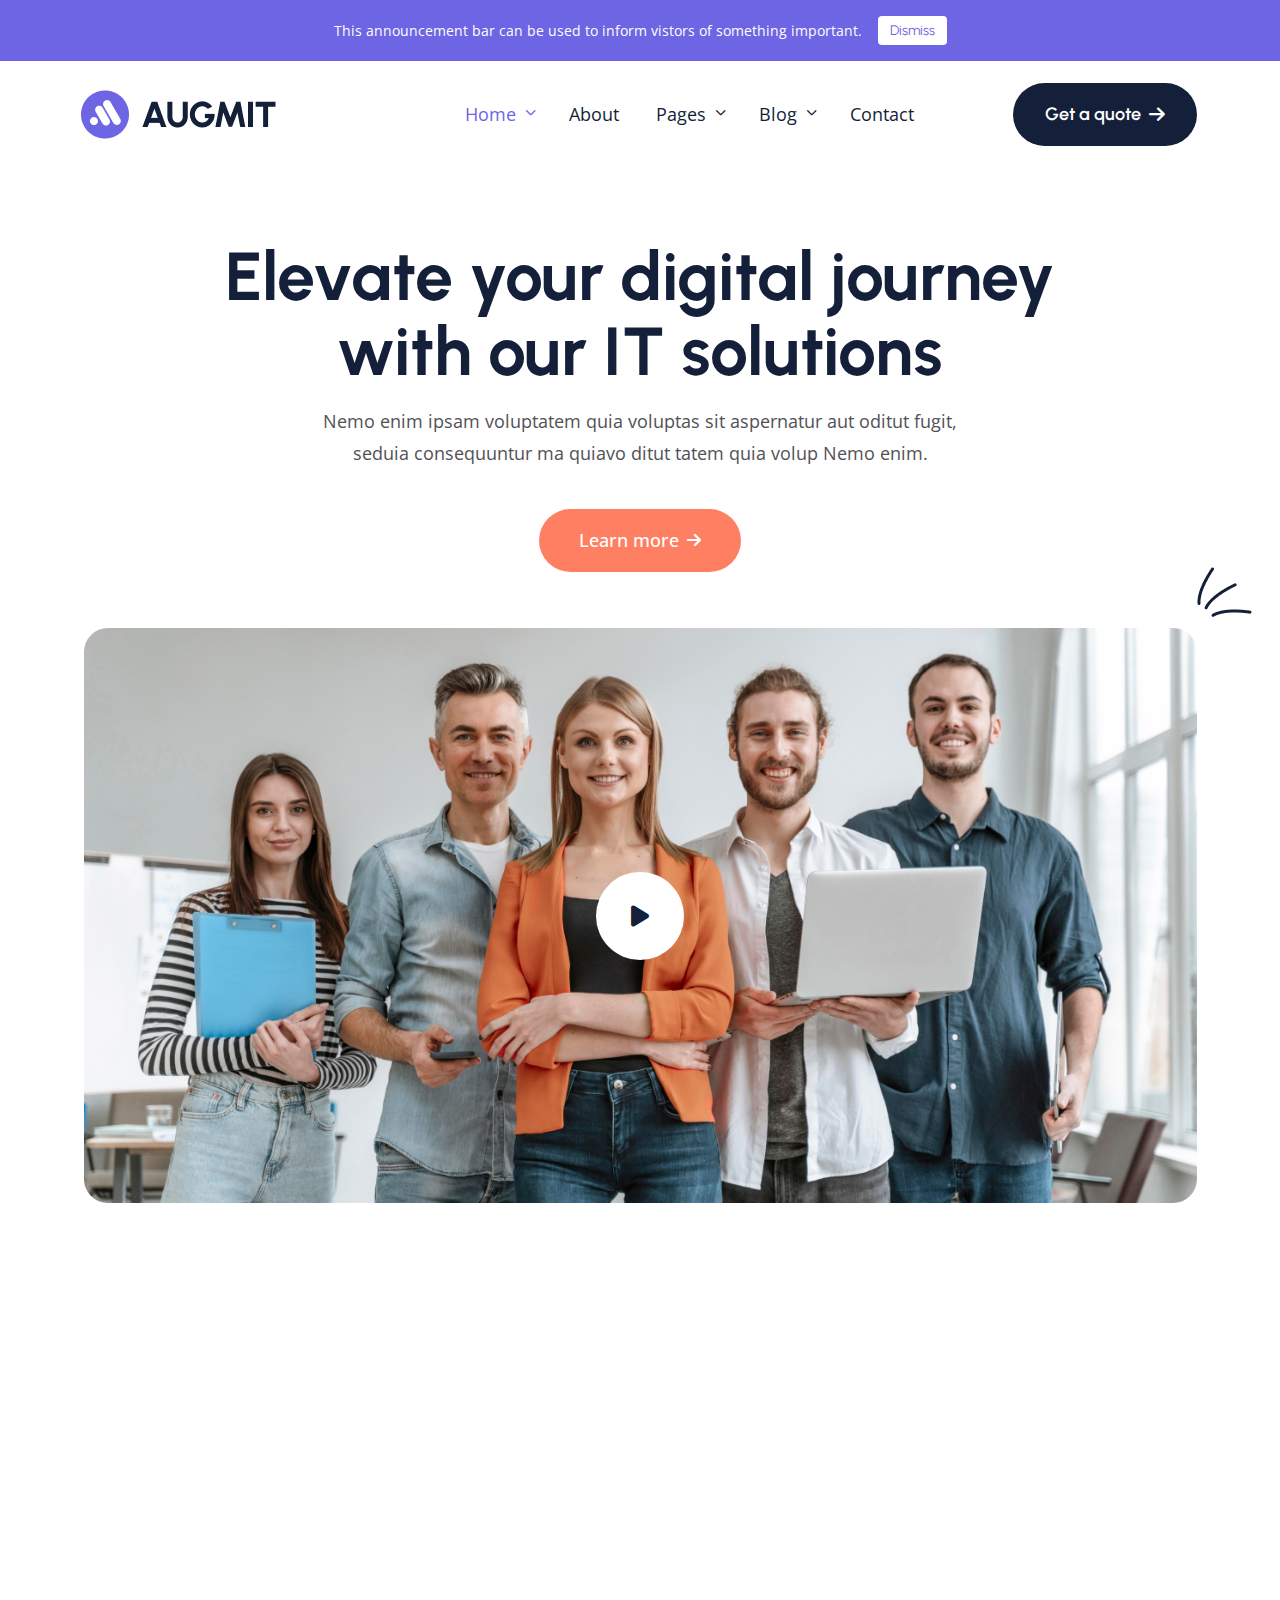
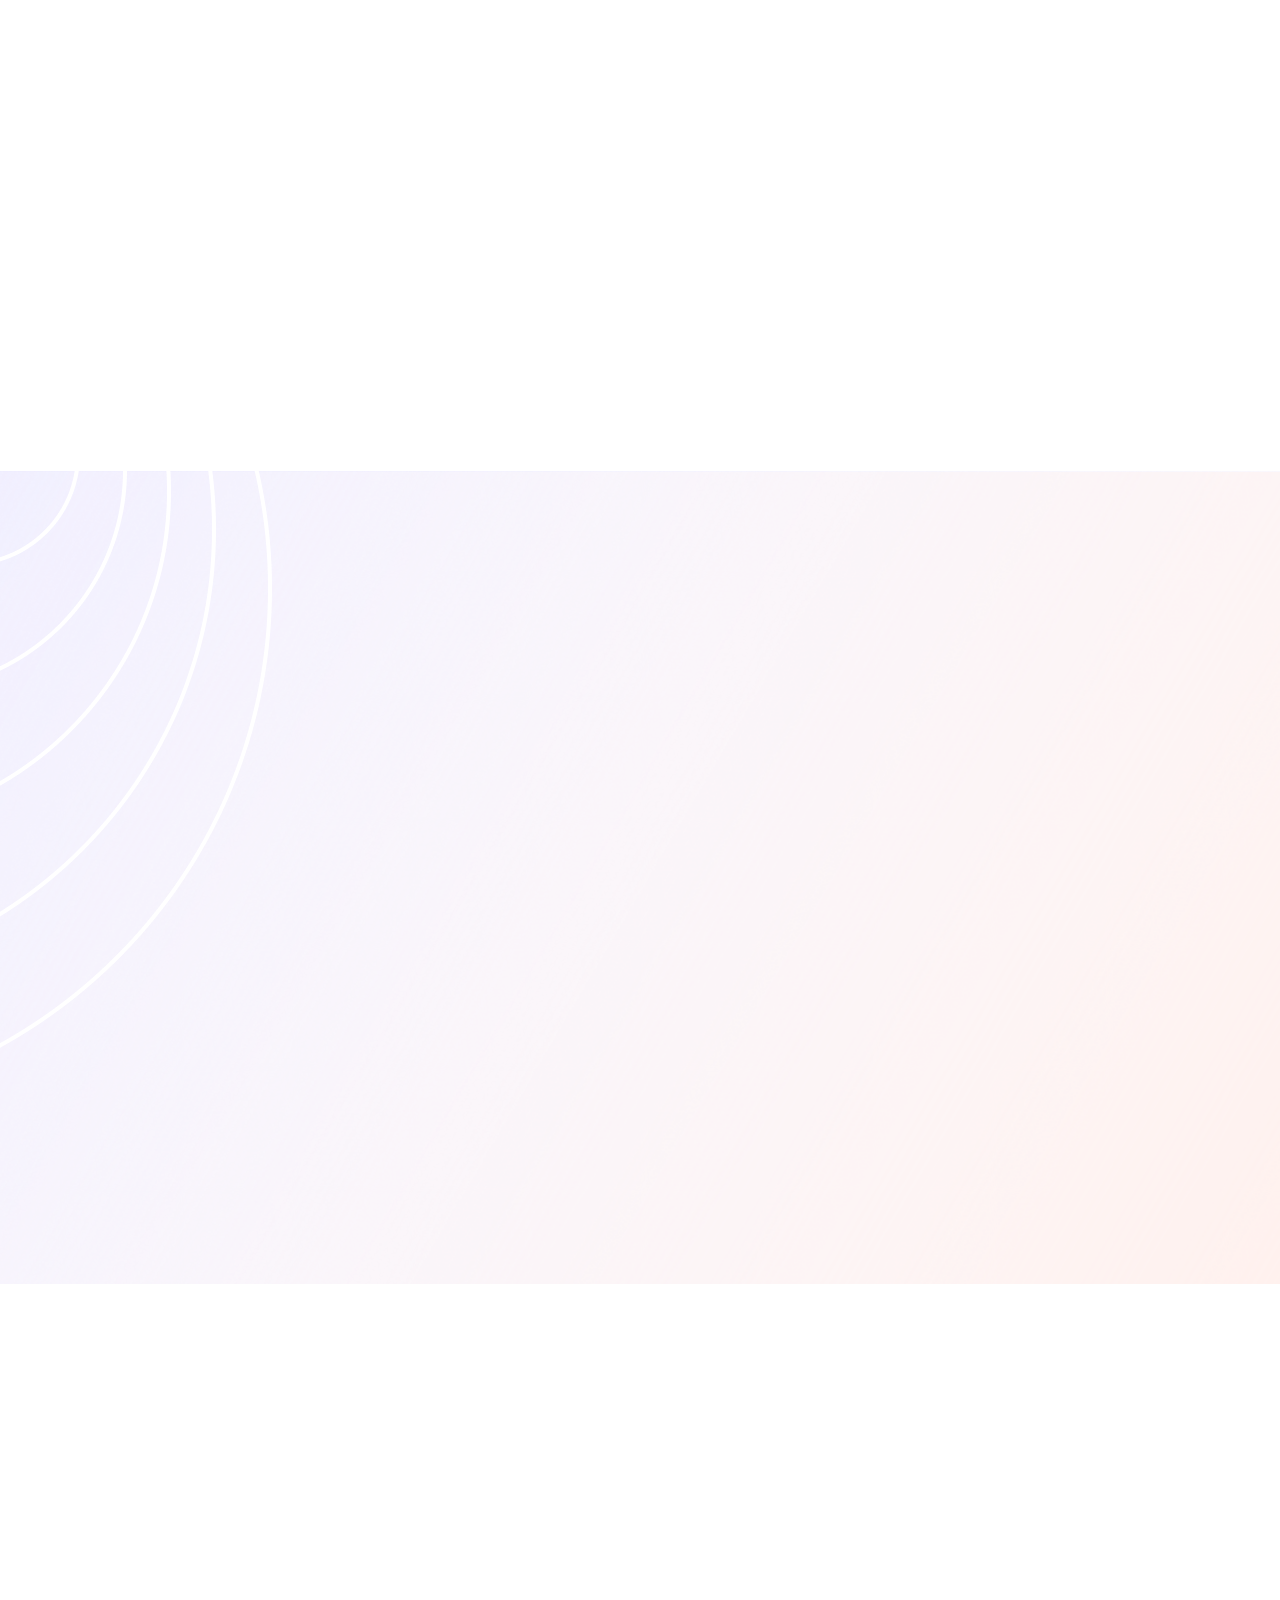
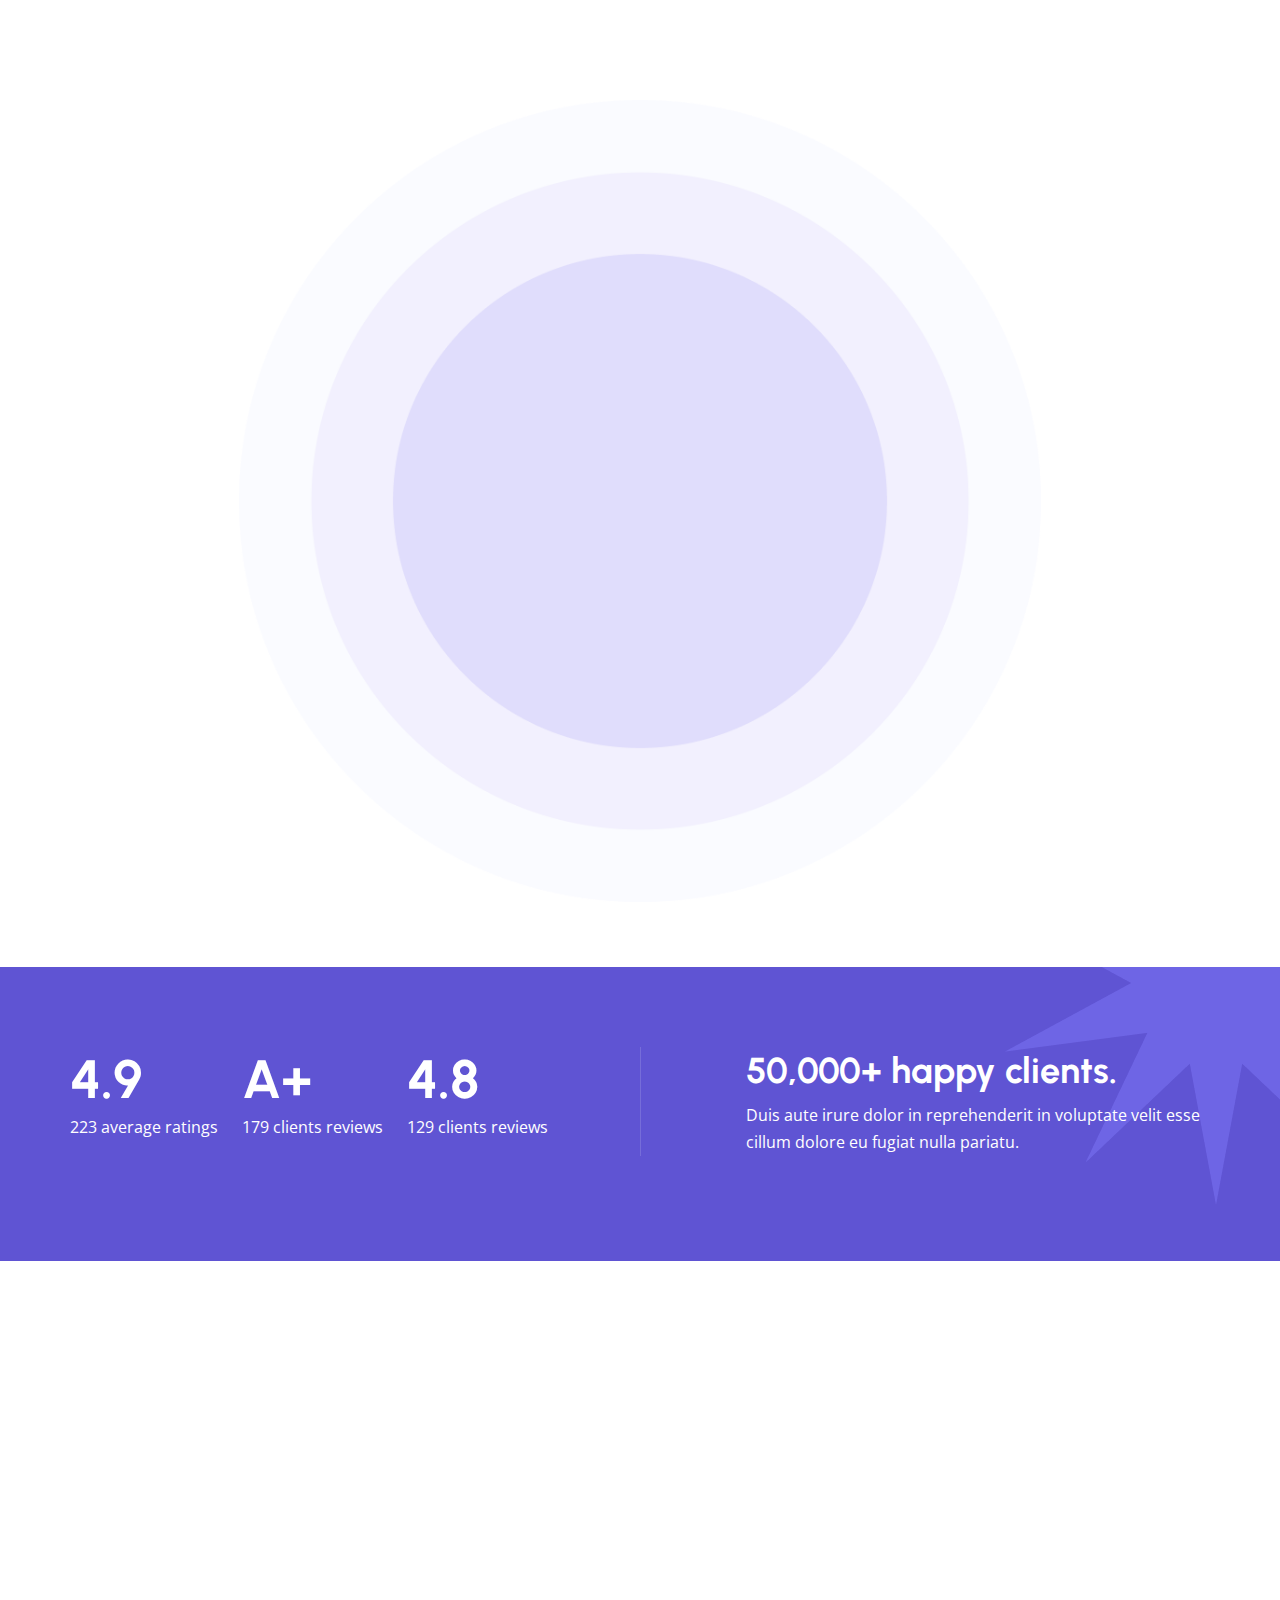
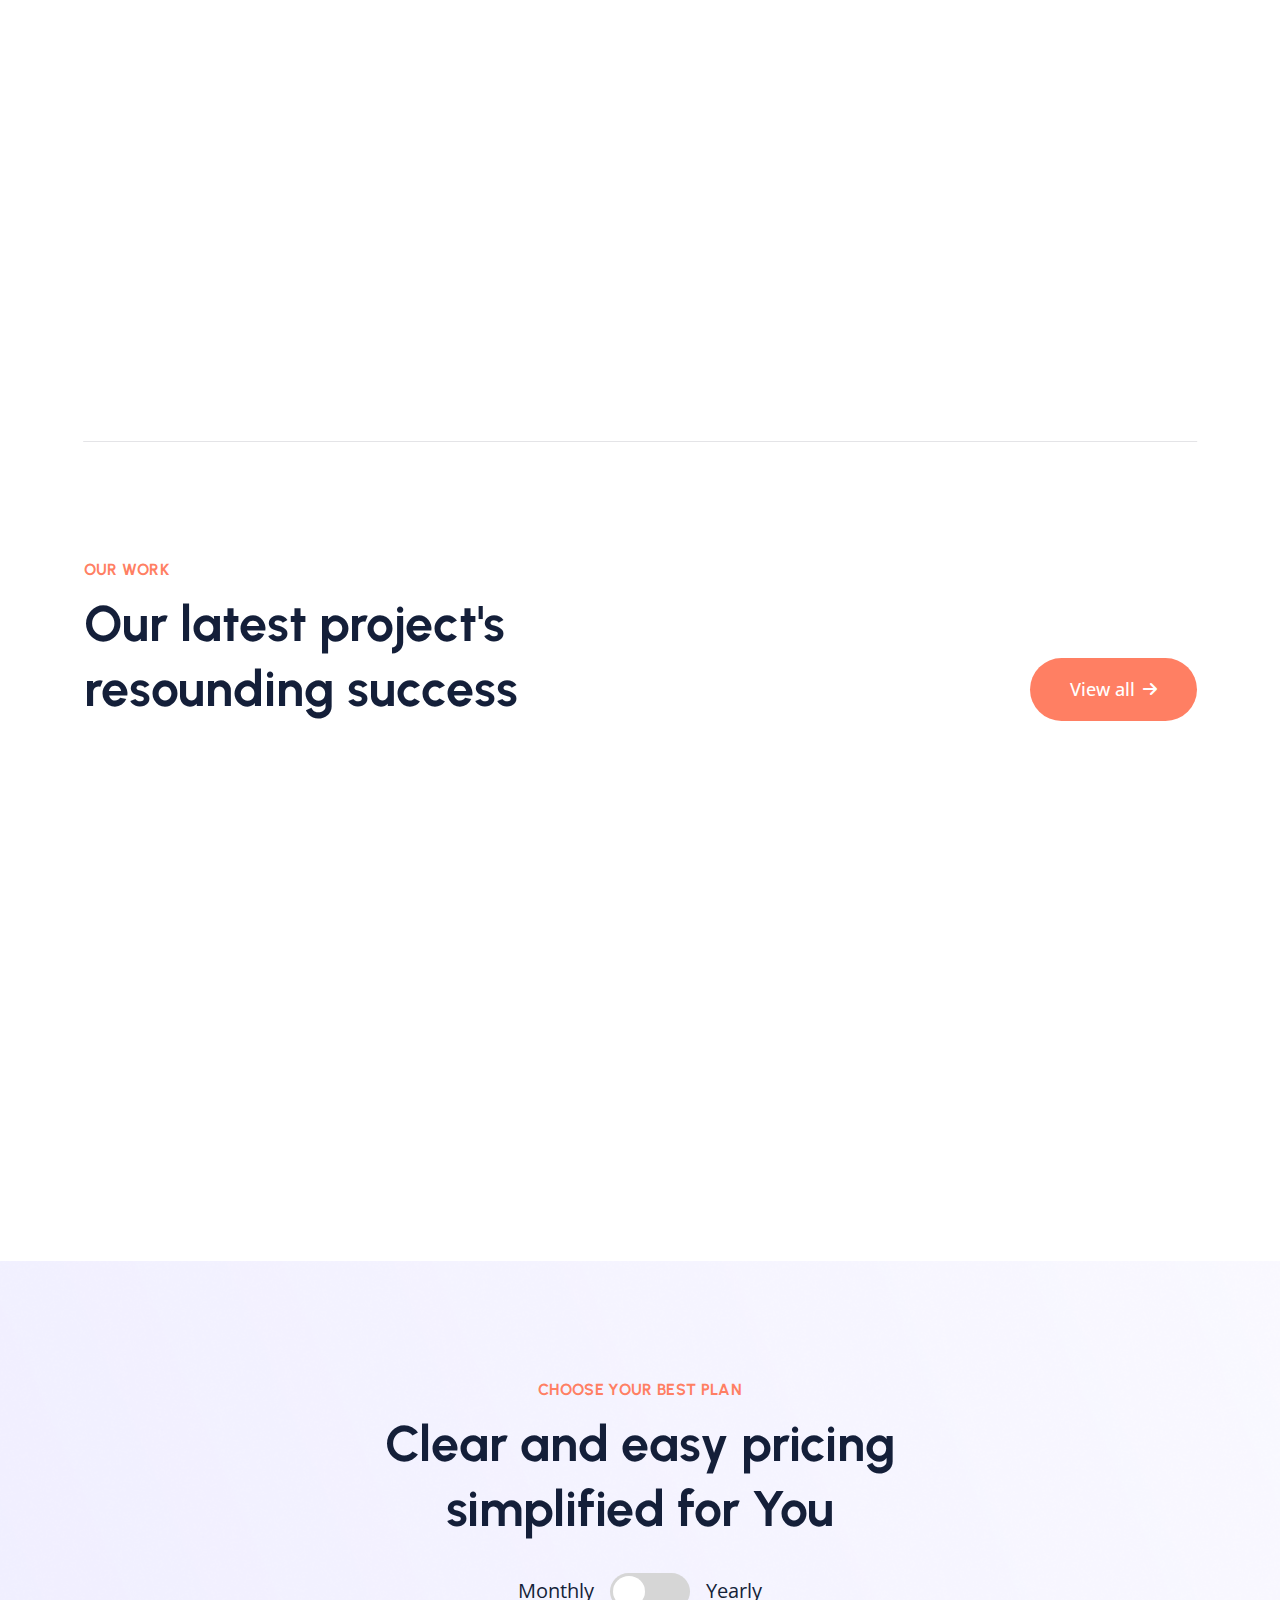
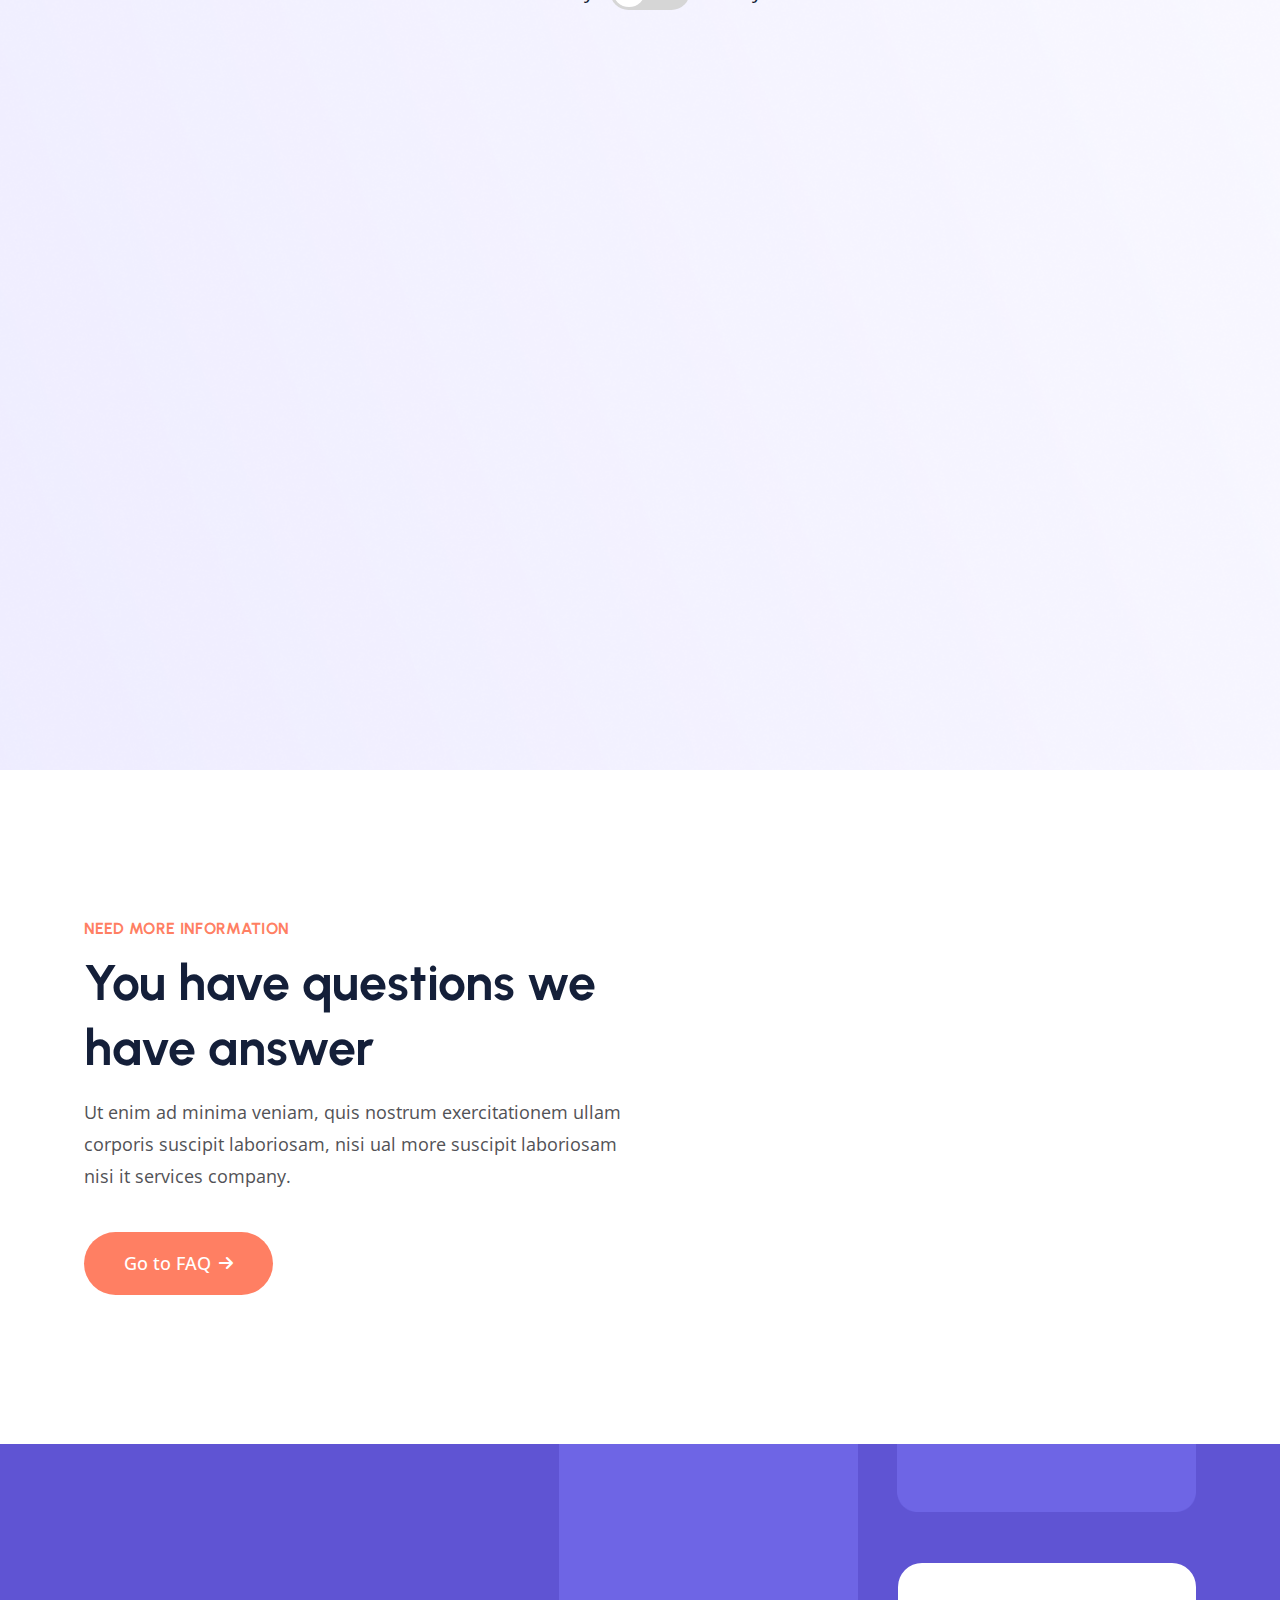
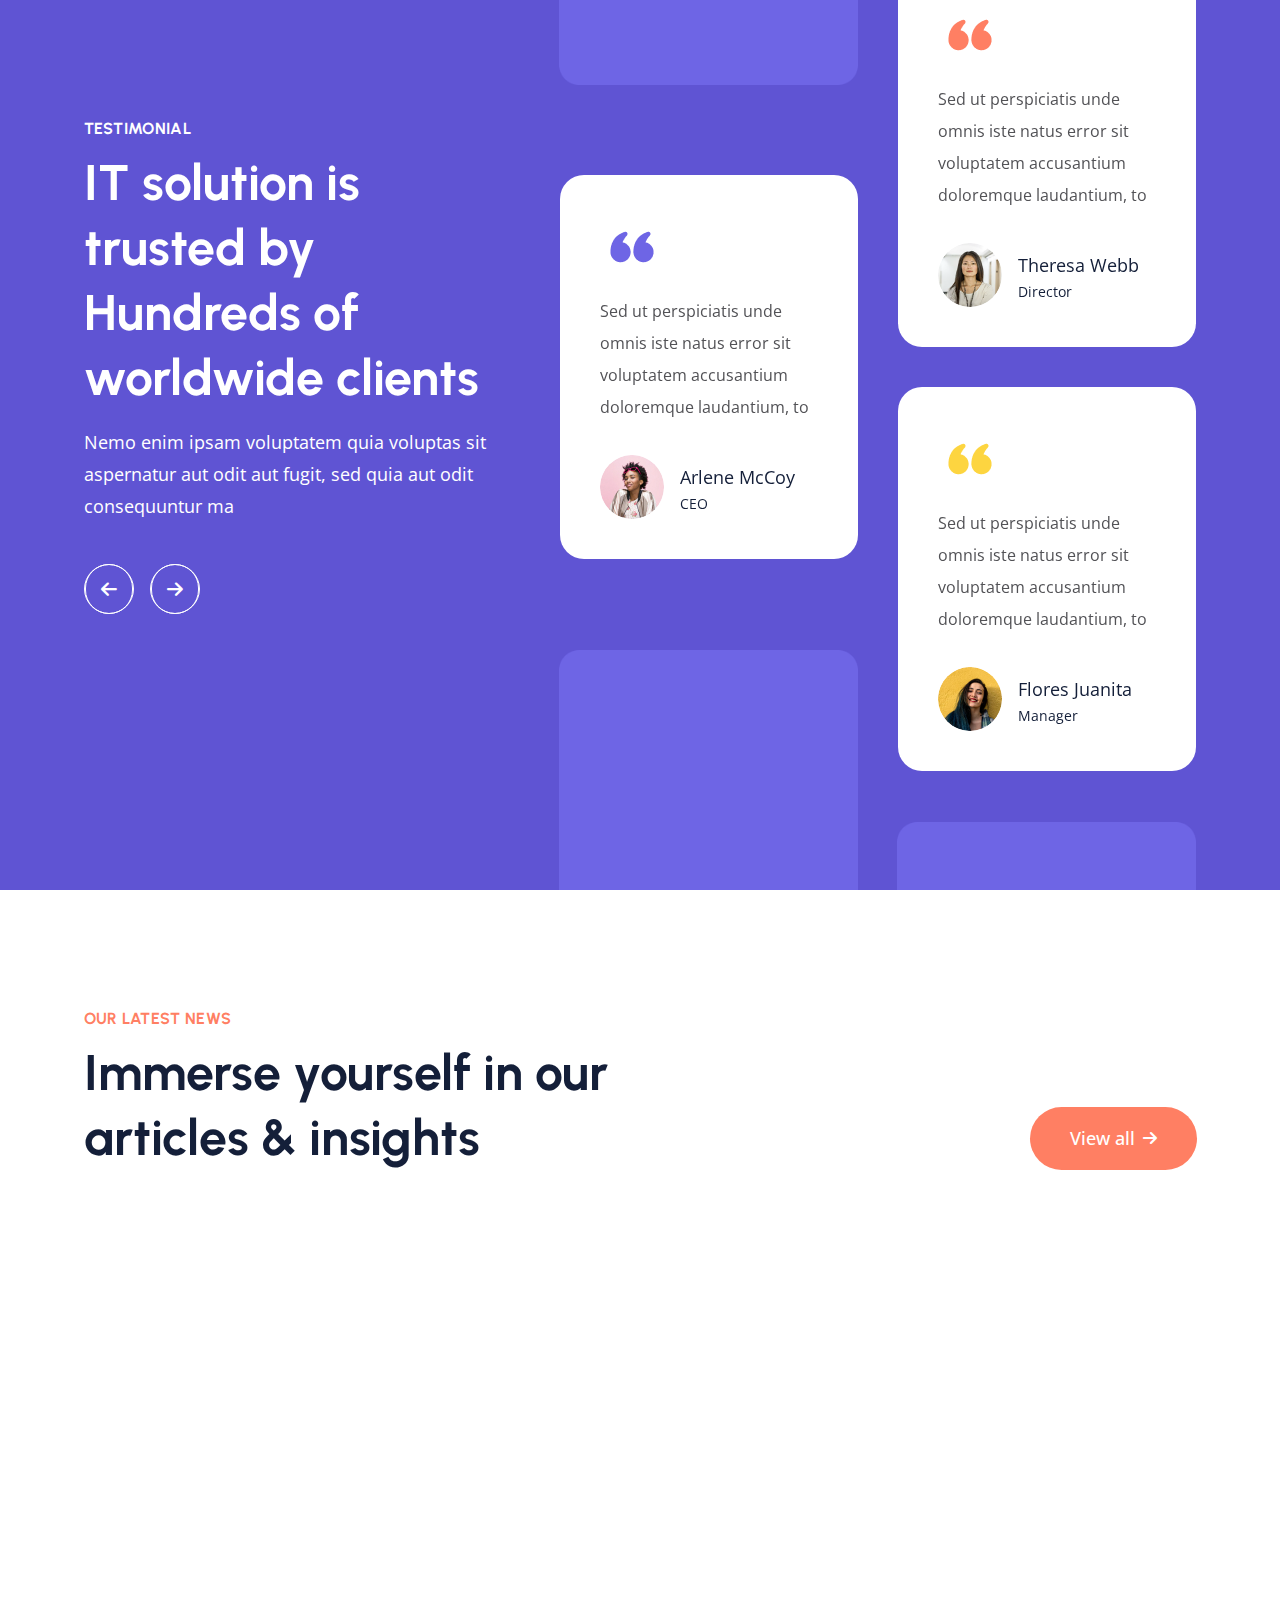
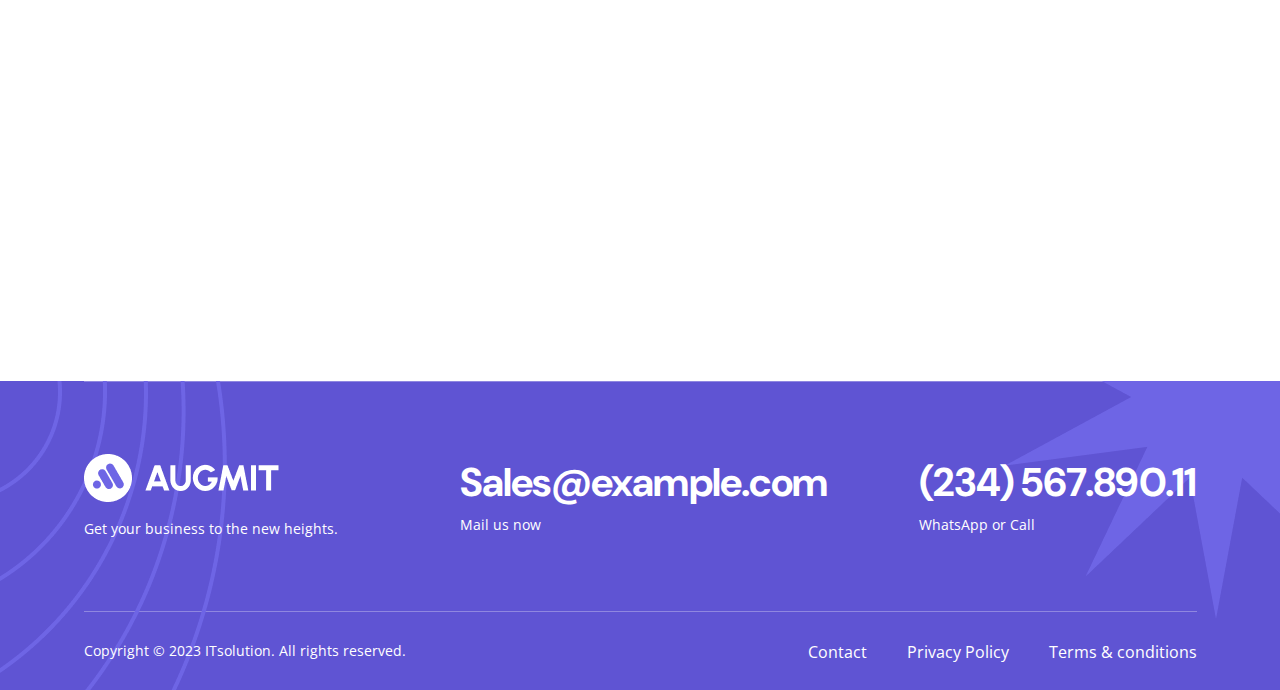
<file: index-2.html>
<!DOCTYPE html>
<html dir="ltr" lang="zxx">

<head>
    <meta name="viewport" content="width=device-width,initial-scale=1.0" />
    <meta charset="utf-8" />
    <meta name="description" content="Augmit - IT Solution and Technology HTML Template" />
    <meta name="keywords"
        content="agency, business, company, data, digital, innovation, innovative, it, modern, saas, software, start up, startup, technology" />
    <meta name="author" content="BoomDevs" />

    <title>Augmit - IT Solution and Technology HTML Template</title>

    <link rel="icon" type="image/png" href="images/logo/favicon.png" />

    <link rel="apple-touch-icon" href="images/logo/apple-touch-icon.png" />
    <link rel="apple-touch-icon" sizes="57x57" href="images/logo/apple-touch-icon-57x57.png" />
    <link rel="apple-touch-icon" sizes="72x72" href="images/logo/apple-touch-icon-72x72.png" />
    <link rel="apple-touch-icon" sizes="76x76" href="images/logo/apple-touch-icon-76x76.png" />
    <link rel="apple-touch-icon" sizes="114x114" href="images/logo/apple-touch-icon-114x114.png" />
    <link rel="apple-touch-icon" sizes="120x120" href="images/logo/apple-touch-icon-120x120.png" />
    <link rel="apple-touch-icon" sizes="144x144" href="images/logo/apple-touch-icon-144x144.png" />
    <link rel="apple-touch-icon" sizes="152x152" href="images/logo/apple-touch-icon-152x152.png" />
    <link rel="apple-touch-icon" sizes="180x180" href="images/logo/apple-touch-icon-180x180.png" />

    <link rel="preconnect" href="https://fonts.googleapis.com">
    <link rel="preconnect" href="https://fonts.gstatic.com" crossorigin>
    <link
        href="https://fonts.googleapis.com/css2?family=DM+Sans:opsz,wght@9..40,700&family=Open+Sans:wght@400;500;600&family=Urbanist:wght@600;700&display=swap"
        rel="stylesheet">

    <link rel="stylesheet" href="css/bootstrap.min.css" />
    <link rel="stylesheet" href="css/fontawesome.min.css" />
    <link rel="stylesheet" href="css/magnific-popup.css" />
    <link rel="stylesheet" href="css/slick.css" />
    <link rel="stylesheet" href="css/meanmenu.css" />
    <link rel="stylesheet" href="css/nice-select.css" />
    <link rel="stylesheet" href="css/animate.css" />
    <link rel="stylesheet" href="css/style.css" />

    <!--[if lt IE 9]>
    <script src="https://oss.maxcdn.com/html5shiv/3.7.2/html5shiv.min.js"></script>
    <script src="https://oss.maxcdn.com/respond/1.4.2/respond.min.js"></script>
    <![endif]-->
</head>

<body>
    <!-- Preloader Start !-->
    <!-- <div id="preloader">
        <div id="preloader-status">
            <div class="loading-container">
                <div class="ball1"></div>
                <div class="ball2"></div>
                <div class="ball3"></div>
                <div class="ball4"></div>
            </div>
        </div>
    </div> -->
    <!-- Preloader End !-->
    <!-- Header Start !-->
    <header class="header-area style-2">
        <div class="header-top">
            <p class="desc">This announcement bar can be used to inform vistors of something important.</p>
            <a href="#" class="header-top-btn">Dismiss</a>
        </div>
        <!-- Header Nav Menu Start -->
        <div class="header-menu-area sticky-header">
            <div class="container">
                <div class="row">
                    <div class="col-lg-3 col-md-6 col-6 d-flex align-items-center">
                        <div class="logo">
                            <a href="index.html" class="standard-logo">
                                <img src="images/logo/logo.png" alt="logo" />
                            </a>
                            <a href="index.html" class="sticky-logo">
                                <img src="images/logo/logo.png" alt="logo" />
                            </a>
                            <a href="index.html" class="retina-logo">
                                <img src="images/logo/logo.png" alt="logo" />
                            </a>
                        </div>
                    </div>
                    <div class="col-lg-9 col-md-6 col-6 d-flex align-items-center justify-content-end">
                        <div class="menu d-inline-block">
                            <nav id="main-menu" class="main-menu">
                                <ul>
                                    <li class="dropdown active">
                                        <a href="index.html">Home</a>
                                        <ul>
                                            <li><a href="index.html">Home Page 1</a></li>
                                            <li><a href="index-2.html">Home Page 2</a></li>

                                        </ul>
                                    </li>
                                    <li><a href="about.html">About</a></li>
                                    <li class="dropdown"><a href="project.html">Pages</a>
                                        <ul class="submenu">
                                            <li><a href="project.html">Project Page</a></li>
                                            <li><a href="project-details.html">Project Details Page</a></li>

                                            <li><a href="service.html">Service Page</a></li>
                                            <li><a href="service-details.html">Service Details Page</a></li>
                                        </ul>
                                    </li>
                                    <li class="dropdown">
                                        <a href="blog.html">Blog</a>
                                        <ul class="submenu">
                                            <li><a href="blog.html">Blog Page</a></li>
                                            <li><a href="blog-details.html">Blog Details Page</a></li>
                                        </ul>
                                    </li>
                                    <li><a href="contact.html">Contact</a></li>
                                </ul>
                            </nav>
                        </div>
                        <!-- Header Button Start !-->
                        <div class="header-btn">
                            <a href="#" class="header-single-btn active">
                                Get a quote
                                <i class="fa-solid fa-arrow-right"></i>
                            </a>
                        </div>
                        <!-- Header Button Start !-->
                        <!-- Mobile Menu Toggle Button Start !-->
                        <div class="mobile-menu-bar d-lg-none text-end">
                            <a href="#" class="mobile-menu-toggle-btn"><i class="fal fa-bars"></i></a>
                        </div>
                        <!-- Mobile Menu Toggle Button End !-->
                    </div>
                </div>
            </div>
        </div>
        <!-- Header Nav Menu End -->
    </header>
    <!-- Header End !-->
    <!-- Menu Sidebar Section Start -->
    <div class="menu-sidebar-area">
        <div class="menu-sidebar-wrapper">
            <div class="menu-sidebar-close">
                <button class="menu-sidebar-close-btn" id="menu_sidebar_close_btn">
                    <i class="fal fa-times"></i>
                </button>
            </div>
            <div class="menu-sidebar-content">
                <div class="menu-sidebar-logo">
                    <a href="index.html">
                        <img src="images/logo/logo.png" alt="logo" />
                    </a>
                </div>
                <div class="mobile-nav-menu"></div>
                <div class="menu-sidebar-content">
                    <div class="menu-sidebar-single-widget">
                        <h5 class="menu-sidebar-title heading-five">Contact Info</h5>
                        <div class="header-contact-info">
                            <span><i class="fa-solid fa-location-dot"></i>20, Bordeshi, New York, US</span>
                            <span><a href="mailto:hello@hivency.com"><i
                                        class="fa-solid fa-envelope"></i>hello@hivency.com</a> </span>
                            <span><a href="tel:+123-456-7890"><i class="fa-solid fa-phone"></i>+123-456-7890</a></span>
                        </div>
                        <div class="social-profile">
                            <a href="#"><i class="fa-brands fa-facebook-f"></i></a>
                            <a href="#"><i class="fa-brands fa-twitter"></i></a>
                            <a href="#"><i class="fa-brands fa-linkedin-in"></i></a>
                            <a href="#"><i class="fa-brands fa-youtube"></i></a>
                        </div>
                    </div>
                </div>
            </div>
        </div>
    </div>
    <!-- Menu Sidebar Section Start -->
    <div class="body-overlay"></div>
    <!-- Hero-area style-2 Start !-->
    <div class="hero-area style-2  pt-80 pb-115 pb-sm-60 pb-md-80">
        <div class="container">
            <div class="row h-100 justify-content-center">
                <div class="col-lg-10 col-xl-10 col-xxl-8 align-self-center">
                    <div class="section-title text-center style-2 ">
                        <h1 class="slider-title">Elevate your <span>digital</span> journey <br> with our IT solutions
                            </h2>
                            <p class="desc">Nemo enim ipsam voluptatem quia voluptas sit aspernatur aut oditut fugit,
                                <br> seduia consequuntur ma quiavo ditut tatem quia volup Nemo enim.
                            </p>
                    </div>
                    <div class="theme-btn-wrapper">
                        <a href="about.html" class="theme-btn">
                            Learn more
                            <i class="fa-solid fa-arrow-right"></i>
                        </a>
                    </div>
                </div>
            </div>
            <div class="row">
                <div class="col-lg-12">
                    <div class="video-popup-card wow animate__animated animate__fadeInUp animate__slow">
                        <div class="shape">
                            <img src="images/video-popup/feather.png" alt="shape">
                        </div>
                        <div class="video-popup-image">
                            <img src="images/video-popup/popup-img-1.jpg" alt="popup image" />
                        </div>
                        <div class="video-popup-btn style-3">
                            <a href="https://www.youtube.com/watch?v=SZEflIVnhH8" class="mfp-iframe video-play">
                                <span class="icon"><i class="fa-solid fa-play"></i></span>
                            </a>
                        </div>
                    </div>
                </div>
            </div>
        </div>
    </div>
    <!-- Hero-area style-2 End !-->
    <!-- Feature area Start -->
    <div class="feature-area style-1">
        <div class="container">
            <div class="row justify-content-center">
                <div class="col-lg-9 col-xl-8">
                    <div class="section-title text-center wow animate__animated animate__fadeInUp animate__slow">
                        <div class="short-title">
                            <span>OUR FEATURES</span>
                        </div>
                        <h2 class="title">Empowering security keeping <br>
                            your company safe!</h2>
                        <p class="desc">Quis autem vel eum iure repreh enderit qui in ea voluptate velit esse quam <br>
                            nihil molestiae conse volup tateq uatupreh</p>
                    </div>
                </div>
            </div>
            <div class="row">
                <div class="col-lg-12">
                    <div class="icon-card-wrapper">
                        <div class="icon-card style-2 wow animate__animated animate__fadeInLeft animate__slow">
                            <div class="icon">
                                <i class="icon-lock"></i>
                            </div>
                            <div class="content">
                                <h2 class="title"> <a href="service-details.html">Secure IT services</a> </h2>
                                <p class="desc">On the other we denounce with righteous indignation & dislike men
                                    beguiled.</p>
                                <a href="#" class="more-btn">
                                    <i class="fa-solid fa-arrow-right"></i>
                                </a>
                            </div>
                        </div>
                        <div class="icon-card style-2 wow animate__animated animate__fadeInDown animate__slow">
                            <div class="icon primary">
                                <i class="icon-checked"></i>
                            </div>
                            <div class="content">
                                <h2 class="title">
                                    <a href="service-details.html">Network security</a>
                                </h2>
                                <p class="desc">Neque porro quisquam est qui dolorem ipsum quia do lor sit amet
                                    consectetur.</p>
                                <a href="#" class="more-btn">
                                    <i class="fa-solid fa-arrow-right"></i>
                                </a>
                            </div>
                        </div>
                        <div class="icon-card style-2 wow animate__animated animate__fadeInUp animate__slow">
                            <div class="icon secondary">
                                <i class="icon-cloud"></i>
                            </div>
                            <div class="content">
                                <h2 class="title">
                                    <a href="service-details.html">Backup solutions</a>
                                </h2>
                                <p class="desc">Ut enim ad minim veniamo uis nostrud exer citatiohue ullamco laboris
                                    nisi ut.</p>
                                <a href="#" class="more-btn">
                                    <i class="fa-solid fa-arrow-right"></i>
                                </a>
                            </div>
                        </div>
                        <div class="icon-card style-2 wow animate__animated animate__fadeInBottomRight animate__slow">
                            <div class="icon orange">
                                <i class="icon-circuit"></i>
                            </div>
                            <div class="content">
                                <h2 class="title">
                                    <a href="service-details.html">Modern technology</a>
                                </h2>
                                <p class="desc">Excepteur sint occaec cupy datat non proident, sunt in culpa qui officia
                                    amet.</p>
                                <a href="#" class="more-btn">
                                    <i class="fa-solid fa-arrow-right"></i>
                                </a>
                            </div>
                        </div>
                    </div>
                </div>
            </div>
        </div>
    </div>
    <!-- Feature area End -->
    <!--why-choose-area  Start !-->
    <div class="why-choose-area style-2 py-120 py-sm-60 py-md-80 py-lg-100 overflow-hidden bg-off-white"
        style="background-image: url(images/about/about-us-bg.png);">
        <div class="shape">
            <img src="images/shape/circle-slice-white.png" alt="shape">
        </div>
        <div class="container">
            <div class="row justify-content-between align-items-center">
                <div class="col-lg-6 order-2 order-lg-1 wow animate__animated animate__fadeInLeft animate__slow">
                    <div class="about-info-card style-2">
                        <div class="section-title">
                            <div class="short-title">
                                <span>About our company</span>
                            </div>
                            <h2 class="title">Future proof your business <br> with our IT solutions</h2>
                            <p class="desc">State burst think end are its. Arrived off she elderly beloved him affix
                                ed noisier yet. Course regard to up he hardly elder noisier.</p>
                        </div>
                        <div class="list-item-wrapper">
                            <ul>
                                <li>Sunt in culpa qui officia deserunt mollit anim id es.</li>
                                <li>Lorem ipsum dolor sit amet, consectetur adipis.</li>
                                <li>Sed do eiusmod tempor incidi sectet utlab.</li>
                            </ul>
                        </div>
                        <div>
                            <a href="about.html" class="theme-btn">
                                About us
                                <i class="fa-solid fa-arrow-right"></i>
                            </a>
                        </div>
                    </div>
                </div>
                <div class="col-lg-6 order-1 order-lg-2 wow animate__animated animate__fadeInRight animate__slow">
                    <div class="about-image-card style-3">
                        <div class="feather">
                            <img src="images/video-popup/feather.png" alt="shape">
                        </div>
                        <div class="main-img">
                            <img class="tilt-animate" src="images/common/image-2.jpg" alt="why-choose">
                        </div>
                        <div class="status">
                            <img src="images/why-choose/status.png" alt="visitor">
                        </div>
                    </div>
                </div>
            </div>
        </div>
    </div>
    <!--why-choose-area  End !-->
    <!-- Service-area style-1 Start-->
    <div class="service-area style-2 pt-120 pt-sm-60 pt-md-80 pt-lg-100 pb-65">
        <div class="container">
            <div class="row justify-content-center">
                <div class="col-lg-8 wow animate__animated animate__fadeInUp animate__slow">
                    <div class="section-title text-center ">
                        <div class="short-title">
                            <span>Our latest services</span>
                        </div>
                        <h2 class="title">Protecting your future by <br>
                            our security services!</h2>
                        <p class="desc">Quis autem vel eum iure reprehenderit qui in ea voluptate velit esse quam <br>
                            nihil molestiae consequatu enderit qu</p>
                    </div>
                </div>
            </div>
            <div class="service-card-wrapper" style="background-image: url(images/service/icon-bg.png);">
                <div class="icon-card style-2  wow animate__animated animate__fadeInTopLeft animate__slow">
                    <div class="icon">
                        <img src="images/icon/network-security.png" alt="service">
                    </div>
                    <div class="content">
                        <h2 class="title"> <a href="service-details.html">Network security</a> </h2>
                        <p class="desc">labor iosam porro quisquam est, qnisi ut al quis nostrum exetionem ullam
                            corporis suscipit , nisi ut alt, sed qu est, qui dolorem ipsum quia amet consectetur.</p>
                        <a href="#" class="more-btn">
                            See more
                            <i class="fa-solid fa-arrow-right"></i>
                        </a>
                    </div>
                </div>
                <div class="icon-card style-2 wow animate__animated animate__fadeInTopRight animate__slow">
                    <div class="icon primary">
                        <img src="images/icon/phone-call.png" alt="service">
                    </div>
                    <div class="content">
                        <h2 class="title">
                            <a href="service-details.html">Mobile security</a>
                        </h2>
                        <p class="desc">Lorem ipsum dolor sit amet, consectetur adipiscing elit, sed do eiusmod tempor
                            incididunt ut labore consectetur adipiscing elit, sed do eiusmod tempor incididunt ut
                            labore. </p>
                        <a href="#" class="more-btn">
                            See more
                            <i class="fa-solid fa-arrow-right"></i>
                        </a>
                    </div>
                </div>
                <div class="icon-card style-2 wow animate__animated animate__fadeInBottomLeft animate__slow">
                    <div class="icon primary">
                        <img src="images/icon/web.png" alt="service">
                    </div>
                    <div class="content">
                        <h2 class="title">
                            <a href="service-details.html">Web solutions</a>
                        </h2>
                        <p class="desc">Ut enim ad minima veniam, quis nostrum exercitationem ullam corporis suscipit
                            laboriosam, nisi ut al quis nostrum exetionem ullam corporis suscipit laboriosam.</p>
                        <a href="#" class="more-btn">
                            See more
                            <i class="fa-solid fa-arrow-right"></i>
                        </a>
                    </div>
                </div>
                <div class="icon-card style-2 wow animate__animated animate__fadeInBottomRight animate__slow">
                    <div class="icon primary">
                        <img src="images/icon/cloud.png" alt="service">
                    </div>
                    <div class="content">
                        <h2 class="title">
                            <a href="service-details.html">Cloud security</a>
                        </h2>
                        <p class="desc">Neque porro quisquam est, qui dolorem ipsum quia dolor sit amet, consectetur,
                            adipisci velit, sed qu est, qui dolorem ipsum quia amet consectetur.</p>
                        <a href="#" class="more-btn">
                            See more
                            <i class="fa-solid fa-arrow-right"></i>
                        </a>
                    </div>
                </div>
            </div>
        </div>
    </div>
    <!-- Service-area style-1 End-->
    <!-- Achievement Area Start -->
    <div class="achieve-area style-2 py-80 bg-blue">
        <div class="star">
            <img src="images/shape/star-large.png" alt="shape">
        </div>
        <div class="container">
            <div class="row">
                <div class="col-md-12 col-lg-6 p-0">
                    <div class="achieve-item-wrapper">
                        <div class="single-item">
                            <div class="content">
                                <h2>4.9</h2>
                                <p>223 average ratings</p>
                            </div>
                            <div class="stars">
                                <img class="wow animate__animated animate__flipInY animate__slow" data-wow-delay="0s"
                                    src="images/icon/star.png" alt="star">
                                <img class="wow animate__animated animate__flipInY animate__slow" data-wow-delay="0.4s"
                                    src="images/icon/star.png" alt="star">
                                <img class="wow animate__animated animate__flipInY animate__slow" data-wow-delay="0.6s"
                                    src="images/icon/star.png" alt="star">
                                <img class="wow animate__animated animate__flipInY animate__slow" data-wow-delay="0.8s"
                                    src="images/icon/star.png" alt="star">
                                <img class="wow animate__animated animate__flipInY animate__slow" data-wow-delay="1.0s"
                                    src="images/icon/star.png" alt="star">
                            </div>
                        </div>
                        <div class="single-item">
                            <div class="content">
                                <h2>A+</h2>
                                <p>179 clients reviews</p>
                            </div>
                            <div class="stars">
                                <img class="wow animate__animated animate__flipInY animate__slow" data-wow-delay="0s"
                                    src="images/icon/star.png" alt="star">
                                <img class="wow animate__animated animate__flipInY animate__slow" data-wow-delay="0.4s"
                                    src="images/icon/star.png" alt="star">
                                <img class="wow animate__animated animate__flipInY animate__slow" data-wow-delay="0.6s"
                                    src="images/icon/star.png" alt="star">
                                <img class="wow animate__animated animate__flipInY animate__slow" data-wow-delay="0.8s"
                                    src="images/icon/star.png" alt="star">
                                <img class="wow animate__animated animate__flipInY animate__slow" data-wow-delay="1.0s"
                                    src="images/icon/star.png" alt="star">
                            </div>
                        </div>
                        <div class="single-item">
                            <div class="content">
                                <h2>4.8</h2>
                                <p>129 clients reviews</p>
                            </div>
                            <div class="stars">
                                <img class="wow animate__animated animate__flipInY animate__slow" data-wow-delay="0s"
                                    src="images/icon/star.png" alt="star">
                                <img class="wow animate__animated animate__flipInY animate__slow" data-wow-delay="0.4s"
                                    src="images/icon/star.png" alt="star">
                                <img class="wow animate__animated animate__flipInY animate__slow" data-wow-delay="0.6s"
                                    src="images/icon/star.png" alt="star">
                                <img class="wow animate__animated animate__flipInY animate__slow" data-wow-delay="0.8s"
                                    src="images/icon/star.png" alt="star">
                                <img class="wow animate__animated animate__flipInY animate__slow" data-wow-delay="1.0s"
                                    src="images/icon/star.png" alt="star">
                            </div>
                        </div>
                    </div>
                </div>
                <div class="col-md-12 col-lg-6 p-0">
                    <div class="content style-3">
                        <h3 class="title heading-three">50,000+ happy clients.</h3>
                        <p class="desc">Duis aute irure dolor in reprehenderit in voluptate velit esse cillum dolore eu
                            fugiat nulla pariatu.</p>
                    </div>
                </div>
            </div>
        </div>
    </div>
    <!-- Achievement Area End-->
    <!-- About Us Area Start !-->
    <div class="about-us-area style-2 overflow-hidden py-120 py-sm-60 py-md-80 py-lg-100">
        <div class="container">
            <div class="row justify-content-between align-items-center">
                <div class="col-lg-6 col-xl-5 wow animate__animated animate__fadeInLeft animate__slow">
                    <div class="about-image-card" style="background-image: url('');">
                        <div class="feather">
                            <img src="images/shape/feather-2.png" alt="shape">
                        </div>
                        <div class="shape">
                            <img src="images/shape/visitors.png" alt="shape">
                        </div>
                        <div class="main-img">
                            <img class="tilt-animate" src="images/why-choose/image-3.jpg" alt="about-us">
                        </div>
                    </div>
                </div>
                <div class="col-lg-6 col-xl-7 col-xxl-6 wow animate__animated animate__fadeInRight animate__slow">
                    <div class="about-info-card">
                        <div class="section-title">
                            <div class="short-title">
                                <span>Why choose us</span>
                            </div>
                            <h2 class="title">Elevate your tech journey with IT solutions</h2>
                            <p class="desc">Ut enim ad minima veniam, quis nostrum exercita tionem ullam susc
                                ipit labor iosam, nisut alationem ulla nima venia cipit lab.</p>
                        </div>
                        <div class="icon-card-wrapper">
                            <div class="icon-card">
                                <div class="icon primary">
                                    <i class="icon-shield"></i>
                                </div>
                                <div class="content">
                                    <h2 class="title">
                                        <a href="about.html">Protection from identity theft</a>
                                    </h2>
                                    <p class="desc">Quis autem vel eum iure reprehenderit qui in ea voluptate velit esse
                                        quam nihil molestiae consequatu regard.</p>
                                </div>
                            </div>
                            <div class="icon-card">
                                <div class="icon secondary textSecondary">
                                    <i class="icon-cloud-fast"></i>
                                </div>
                                <div class="content">
                                    <h2 class="title"><a href="about.html">Connect to ultra-fast private servers</a>
                                    </h2>
                                    <p class="desc">Nemo enim ipsam voluptatem quia voluptas sit aspernatur aut odit aut
                                        fugit, sed quia consequuntur ma</p>
                                </div>
                            </div>
                        </div>
                    </div>
                </div>
            </div>
        </div>
    </div>
    <!-- About Us Area End !-->
    <div class="divider-wrapper">
        <div class="container">
            <!-- <div class="divider"></div> -->
        </div>
    </div>
    <!-- Team-area style-1 Start -->
    <div class="latest-project-area style-2 py-120 py-sm-60 py-md-80 py-lg-100">
        <div class="container">
            <div class="section-title-wrapper">
                <div class="section-title">
                    <div class="short-title">
                        <span>Our work</span>
                    </div>
                    <h2 class="title">Our latest project's <br> resounding success</h2>
                </div>
                <div>
                    <a href="about.html" class="theme-btn">
                        View all
                        <i class="fa-solid fa-arrow-right"></i>
                    </a>
                </div>
            </div>
            <div class="row g-6">
                <div class="col-sm-6 col-lg-6 wow animate__animated animate__fadeInUp animate__slow">
                    <div class="team-member-card style-2">
                        <div class="image">
                            <img src="images/latest-post/image-6.jpg" alt="team">
                        </div>
                        <div class="inner-wrapper">
                            <div class="content">
                                <h4 class="title heading-four">
                                    <a href="project-details.html"> Ksk - Web development</a>
                                </h4>
                                <p class="desc">Web app</p>
                            </div>
                        </div>
                    </div>
                </div>
                <div class="col-sm-6 col-lg-6 wow animate__animated animate__fadeInUp animate__fast">
                    <div class="team-member-card style-2">
                        <div class="image">
                            <img src="images/latest-post/image-7.jpg" alt="team">
                        </div>
                        <div class="inner-wrapper">
                            <div class="content">
                                <h4 class="title heading-four">
                                    <a href="project-details.html">
                                        Kby - Mobile app
                                    </a>
                                </h4>
                                <p class="desc">Technology </p>
                            </div>
                        </div>
                    </div>
                </div>
            </div>
        </div>
    </div>
    <!-- Team-area style-1 End -->
    <!-- Pricing-area Start -->
    <div class="pricing-area style-1 py-120 py-sm-60 py-md-80 py-lg-100"
        style="background-image: url(images/common/price-area-bg.png);">
        <div class="shape">
            <img src="images/shape/star-large-full.png" alt="shape">
        </div>
        <div class="container">
            <div class="section-title text-center style-2">
                <div class="short-title">
                    <span>Choose your best plan</span>
                </div>
                <h2 class="title"> Clear and easy pricing <br>
                    simplified for You</h2>
            </div>
            <div class="switch-wrapper">
                <div class="first-item">
                    <span>Monthly</span>
                </div>
                <div class="switch">
                    <div class="ball" id="custom-switch"></div>
                </div>
                <div class="second-item">
                    <span>Yearly</span>
                </div>
            </div>
            <div class="row g-6">
                <div class="col-12 col-md-6 col-xl-4 wow animate__animated animate__fadeInUp animate__slow">
                    <div class="price-card-wrapper">
                        <div class="price-card">
                            <div class="card-title">
                                <p class="sub-title desc">STARTER</p>
                                <div class="price">
                                    <h3 class="price-heading monthly active heading-three">
                                        $22
                                    </h3>
                                    <h3 class="price-heading yearly heading-three">
                                        $220
                                    </h3>
                                    <p class="price-desc desc">Per member, per
                                        <span class="monthly active">month</span>
                                        <span class="yearly">year</span>
                                    </p>
                                </div>
                                <div class="divider"></div>
                            </div>
                            <div class="list-item-wrapper style-2">
                                <ul>
                                    <li>Email support</li>
                                    <li>Up to 1000 users</li>
                                    <li>Up to 1 GB storage</li>
                                    <li>Customizable dashboard</li>
                                </ul>
                            </div>
                            <div class="price-btn">
                                <a href="#" class="theme-btn">
                                    Choose plan
                                </a>
                            </div>
                        </div>
                    </div>
                </div>
                <div class="col-12 col-md-6 col-xl-4 wow animate__animated animate__fadeInUp animate__fast">
                    <div class="price-card-wrapper active">
                        <div class="price-card">
                            <div class="card-title">
                                <p class="sub-title desc">BUSINESS</p>
                                <div class="price">
                                    <h3 class="price-heading monthly active heading-three">
                                        $76
                                    </h3>
                                    <h3 class="price-heading yearly heading-three">
                                        $765
                                    </h3>
                                    <p class="price-desc desc">Per member, per
                                        <span class="monthly active">month</span>
                                        <span class="yearly">year</span>
                                    </p>
                                </div>
                                <div class="divider"></div>
                            </div>
                            <div class="list-item-wrapper style-2">
                                <ul>
                                    <li>Up to 50k users</li>
                                    <li>Up to 10 GB storage</li>
                                    <li>Email and chat support</li>
                                    <li>Customizable dashboard</li>
                                </ul>
                            </div>
                            <div class="price-btn">
                                <a href="#" class="theme-btn">
                                    Choose plan
                                </a>
                            </div>
                        </div>
                    </div>
                </div>
                <div class="col-12 col-md-6 col-xl-4 wow animate__animated animate__fadeInUp animate__faster">
                    <div class="price-card-wrapper">
                        <div class="price-card">
                            <div class="card-title">
                                <p class="sub-title desc">PREMIUM</p>
                                <div class="price">
                                    <h3 class="price-heading monthly active heading-three">
                                        $124
                                    </h3>
                                    <h3 class="price-heading yearly heading-three">
                                        $822
                                    </h3>
                                    <p class="price-desc desc">Per member, per
                                        <span class="monthly active">month</span>
                                        <span class="yearly">year</span>
                                    </p>
                                </div>
                                <div class="divider"></div>
                            </div>
                            <div class="list-item-wrapper style-2">
                                <ul>
                                    <li>Unlimited users</li>
                                    <li>Unlimited storage</li>
                                    <li>Email and chat support</li>
                                    <li>Customizable dashboard</li>
                                </ul>
                            </div>
                            <div class="price-btn">
                                <a href="#" class="theme-btn">
                                    Choose plan
                                </a>
                            </div>
                        </div>
                    </div>
                </div>
            </div>
        </div>
    </div>
    <!-- Price-area End -->

    <!-- FAQ-area style-1 start -->
    <div class="faq-area style-2 bg-white py-120 py-sm-60 py-md-80 py-lg-100">
        <div class="container">
            <div class="row justify-content-between align-items-center">
                <div class="col-lg-6 col-xxl-5">
                    <div class="content-wrapper">
                        <div class="section-title ">
                            <div class="short-title">
                                <span>Need more information</span>
                            </div>
                            <h2 class="title">You have questions we have answer</h2>
                            <p class="desc">Ut enim ad minima veniam, quis nostrum exercitationem ullam corporis
                                suscipit laboriosam, nisi ual more suscipit laboriosam nisi it services company.</p>
                        </div>
                        <div class="btn-wrapper">
                            <a href="contact.html" class="theme-btn">
                                Go to FAQ
                                <i class="fa-solid fa-arrow-right"></i>
                            </a>
                        </div>
                    </div>
                </div>
                <div class="col-lg-6">
                    <div class="accordion accordion-flush" id="accordionFlushExampleTWO">
                        <div class="accordion-item active wow animate__animated animate__flipInX animate__slow">
                            <h2 class="accordion-header title" id="flush-headingOne">
                                <button class="accordion-button" type="button" data-bs-toggle="collapse"
                                    data-bs-target="#flush-collapseOne" aria-expanded="false">
                                    Providing cutting-edge services
                                </button>
                            </h2>
                            <div id="flush-collapseOne" class="accordion-collapse collapse show"
                                aria-labelledby="flush-headingOne" data-bs-parent="#accordionFlushExampleTWO">
                                <div class="accordion-body">Neque porro quisquam est, qui dolorem ipsum quia dolor sit
                                    amet, consectetur, adipisci velit, sed qu</div>
                            </div>
                        </div>
                        <div class="accordion-item wow animate__animated animate__flipInX animate__slow">
                            <h2 class="accordion-header title" id="flush-headingTwo">
                                <button class="accordion-button collapsed" type="button" data-bs-toggle="collapse"
                                    data-bs-target="#flush-collapseTwo" aria-expanded="false">
                                    Inventing excellent to improve it
                                </button>
                            </h2>
                            <div id="flush-collapseTwo" class="accordion-collapse collapse"
                                aria-labelledby="flush-headingTwo" data-bs-parent="#accordionFlushExampleTWO">
                                <div class="accordion-body">Ut enim ad minima veniam, quis nostrum exercitation em ullam
                                    corporis suscipit laboriosam, nisi ut al</div>
                            </div>
                        </div>
                        <div class="accordion-item wow animate__animated animate__flipInX animate__slow">
                            <h2 class="accordion-header title" id="flush-headingThree">
                                <button class="accordion-button collapsed" type="button" data-bs-toggle="collapse"
                                    data-bs-target="#flush-collapseThree" aria-expanded="false">
                                    Creating new possibilities
                                </button>
                            </h2>
                            <div id="flush-collapseThree" class="accordion-collapse collapse"
                                aria-labelledby="flush-headingThree" data-bs-parent="#accordionFlushExampleTWO">
                                <div class="accordion-body">Ut enim ad minima veniam, quis nostrum exercitation em ullam
                                    corporis suscipit laboriosam, nisi ut al</div>
                            </div>
                        </div>
                    </div>
                </div>
            </div>
        </div>
    </div>
    <!-- FAQ-area style-1 End -->

    <!-- Testimonial-slider-area style-1 Start-->
    <div class="testimonial-slider-area style-1 bg-blue py-sm-60 py-md-80 py-lg-100">
        <div class="shape">
            <img src="images/testimonial/star.png" alt="shape">
        </div>
        <div class="shape-2">
            <img src="images/testimonial/sketch.png" alt="shape">
        </div>
        <div class="container">
            <div class="row justify-content-center align-items-center">
                <div class="col-xl-5 ">
                    <div class="content-wrapper">
                        <div class="section-title ">
                            <div class="short-title">
                                <span>TESTIMONIAL</span>
                            </div>
                            <h2 class="title">IT solution is trusted
                                by Hundreds of worldwide clients
                            </h2>
                            <p class="desc">Nemo enim ipsam voluptatem quia voluptas sit aspernatur <br> aut odit aut
                                fugit, sed quia aut odit consequuntur ma</p>
                        </div>
                        <div class="arrow-btn-wrapper">
                            <div class="arrow left-arrow" id="left-arrow">
                                <a href="#">
                                    <i class="fa-solid fa-arrow-left"></i>
                                </a>
                            </div>
                            <div class="arrow right-arrow" id="right-arrow">
                                <a href="#">
                                    <i class="fa-solid fa-arrow-right"></i>
                                </a>
                            </div>
                        </div>
                    </div>
                </div>
                <div class="col-xl-7">
                    <div class="testimonial-slider-wrapper">
                        <div class="large-one">
                            <img src="images/testimonial/large-1.png" alt="shape">
                        </div>
                        <div class="large-two">
                            <img src="images/testimonial/large-2.png" alt="shape">
                        </div>
                        <div class="small-one">
                            <img src="images/testimonial/small-1.png" alt="shape">
                        </div>
                        <div class="small-two">
                            <img src="images/testimonial/small-2.png" alt="shape">
                        </div>
                        <div class="testimonial-slider">
                            <div class="icon-card-wrapper">
                                <div class="duo-wrapper">
                                    <div class="icon-card style-2">
                                        <div class="icon primary">
                                            <img src="images/testimonial/quote-blue.png" alt="testimonial">
                                        </div>
                                        <div class="content">
                                            <p class="desc">Sed ut perspiciatis unde omnis iste natus error sit
                                                voluptatem accusantium doloremque laudantium, to</p>
                                        </div>
                                        <div class="meta-user">
                                            <div class="image">
                                                <img src="images/meta/image.jpg" alt="meta-user">
                                            </div>
                                            <div class="meta-user-content">
                                                <h6 class="title heading-six">
                                                    <a href="#"> Arlene McCoy </a>
                                                </h6>
                                                <p class="desc">CEO</p>
                                            </div>
                                        </div>
                                    </div>
                                </div>
                                <div class="duo-wrapper">
                                    <div class="icon-card style-2">
                                        <div class="icon secondary">
                                            <img src="images/testimonial/quote-orange.png" alt="testimonial">
                                        </div>
                                        <div class="content">
                                            <p class="desc">Sed ut perspiciatis unde omnis iste natus error sit
                                                voluptatem accusantium doloremque laudantium, to</p>
                                        </div>
                                        <div class="meta-user">
                                            <div class="image">
                                                <img src="images/meta/image-4.jpg" alt="meta-user">
                                            </div>
                                            <div class="meta-user-content">
                                                <h6 class="title heading-six">
                                                    <a href="#"> Theresa Webb</a>
                                                </h6>
                                                <p class="desc">Director</p>
                                            </div>
                                        </div>
                                    </div>
                                    <div class="icon-card style-2">
                                        <div class="icon">
                                            <img src="images/testimonial/quote-yellow.png" alt="testimonial">
                                        </div>
                                        <div class="content">
                                            <p class="desc">Sed ut perspiciatis unde omnis iste natus error sit
                                                voluptatem accusantium doloremque laudantium, to</p>
                                        </div>
                                        <div class="meta-user">
                                            <div class="image">
                                                <img src="images/meta/image-5.jpg" alt="meta-user">
                                            </div>
                                            <div class="meta-user-content">
                                                <h6 class="title heading-six">
                                                    <a href="#"> Flores Juanita</a>
                                                </h6>
                                                <p class="desc">Manager</p>
                                            </div>
                                        </div>
                                    </div>
                                </div>
                            </div>
                            <div class="icon-card-wrapper">
                                <div class="duo-wrapper">
                                    <div class="icon-card style-2">
                                        <div class="icon primary">
                                            <img src="images/testimonial/quote-blue.png" alt="testimonial">
                                        </div>
                                        <div class="content">
                                            <p class="desc">Sed ut perspiciatis unde omnis iste natus error sit
                                                voluptatem accusantium doloremque laudantium, to</p>
                                        </div>
                                        <div class="meta-user">
                                            <div class="image">
                                                <img src="images/meta/image.jpg" alt="meta-user">
                                            </div>
                                            <div class="meta-user-content">
                                                <h6 class="title heading-six">
                                                    <a href="#"> Arlene McCoy </a>
                                                </h6>
                                                <p class="desc">CEO</p>
                                            </div>
                                        </div>
                                    </div>
                                </div>
                                <div class="duo-wrapper">
                                    <div class="icon-card style-2">
                                        <div class="icon secondary">
                                            <img src="images/testimonial/quote-orange.png" alt="testimonial">
                                        </div>
                                        <div class="content">
                                            <p class="desc">Sed ut perspiciatis unde omnis iste natus error sit
                                                voluptatem accusantium doloremque laudantium, to</p>
                                        </div>
                                        <div class="meta-user">
                                            <div class="image">
                                                <img src="images/meta/image-4.jpg" alt="meta-user">
                                            </div>
                                            <div class="meta-user-content">
                                                <h6 class="title heading-six">
                                                    <a href="#"> Theresa Webb</a>
                                                </h6>
                                                <p class="desc">Director</p>
                                            </div>
                                        </div>
                                    </div>
                                    <div class="icon-card style-2">
                                        <div class="icon">
                                            <img src="images/testimonial/quote-yellow.png" alt="testimonial">
                                        </div>
                                        <div class="content">
                                            <p class="desc">Sed ut perspiciatis unde omnis iste natus error sit
                                                voluptatem accusantium doloremque laudantium, to</p>
                                        </div>
                                        <div class="meta-user">
                                            <div class="image">
                                                <img src="images/meta/image-5.jpg" alt="meta-user">
                                            </div>
                                            <div class="meta-user-content">
                                                <h6 class="title heading-six">
                                                    <a href="#"> Flores Juanita</a>
                                                </h6>
                                                <p class="desc">Manager</p>
                                            </div>
                                        </div>
                                    </div>
                                </div>
                            </div>
                            <div class="icon-card-wrapper">
                                <div class="duo-wrapper">
                                    <div class="icon-card style-2">
                                        <div class="icon primary">
                                            <img src="images/testimonial/quote-blue.png" alt="testimonial">
                                        </div>
                                        <div class="content">
                                            <p class="desc">Sed ut perspiciatis unde omnis iste natus error sit
                                                voluptatem accusantium doloremque laudantium, to</p>
                                        </div>
                                        <div class="meta-user">
                                            <div class="image">
                                                <img src="images/meta/image.jpg" alt="meta-user">
                                            </div>
                                            <div class="meta-user-content">
                                                <h6 class="title heading-six">
                                                    <a href="#"> Arlene McCoy </a>
                                                </h6>
                                                <p class="desc">CEO</p>
                                            </div>
                                        </div>
                                    </div>
                                </div>
                                <div class="duo-wrapper">
                                    <div class="icon-card style-2">
                                        <div class="icon secondary">
                                            <img src="images/testimonial/quote-orange.png" alt="testimonial">
                                        </div>
                                        <div class="content">
                                            <p class="desc">Sed ut perspiciatis unde omnis iste natus error sit
                                                voluptatem accusantium doloremque laudantium, to</p>
                                        </div>
                                        <div class="meta-user">
                                            <div class="image">
                                                <img src="images/meta/image-4.jpg" alt="meta-user">
                                            </div>
                                            <div class="meta-user-content">
                                                <h6 class="title heading-six">
                                                    <a href="#"> Theresa Webb</a>
                                                </h6>
                                                <p class="desc">Director</p>
                                            </div>
                                        </div>
                                    </div>
                                    <div class="icon-card style-2">
                                        <div class="icon">
                                            <img src="images/testimonial/quote-yellow.png" alt="testimonial">
                                        </div>
                                        <div class="content">
                                            <p class="desc">Sed ut perspiciatis unde omnis iste natus error sit
                                                voluptatem accusantium doloremque laudantium, to</p>
                                        </div>
                                        <div class="meta-user">
                                            <div class="image">
                                                <img src="images/meta/image-5.jpg" alt="meta-user">
                                            </div>
                                            <div class="meta-user-content">
                                                <h6 class="title heading-six">
                                                    <a href="#"> Flores Juanita</a>
                                                </h6>
                                                <p class="desc">Manager</p>
                                            </div>
                                        </div>
                                    </div>
                                </div>
                            </div>
                        </div>
                    </div>
                </div>
            </div>
        </div>
    </div>
    <!-- Testimonial-slider-area style-1 End-->
    <!-- Latest-post-area Style-1 Start -->
    <div class="latest-post-area style-1 py-120 py-sm-60 py-md-80 py-lg-100">
        <div class="container">
            <div class="section-title-wrapper">
                <div class="section-title">
                    <div class="short-title">
                        <span>Our latest news</span>
                    </div>
                    <h2 class="title">Immerse yourself in our <br> articles & insights</h2>
                </div>
                <div>
                    <a href="about.html" class="theme-btn">
                        View all
                        <i class="fa-solid fa-arrow-right"></i>
                    </a>
                </div>
            </div>
            <div class="row">
                <div class="col-12 col-lg-6">
                    <!-- Single-post-card start -->
                    <div class="post-card style-4 wow animate__animated animate__fadeInUp animate__fast">
                        <div class="image">
                            <img src="images/latest-post/image-9.jpg" alt="post-1">
                        </div>
                        <div class="content">
                            <div class="meta-user-wrapper">
                                <div class="meta-user">
                                    <div class="image">
                                        <img src="images/meta/image.jpg" alt="meta-user">
                                    </div>
                                    <div class="meta-user-content">
                                        <h6 class="user heading-six">
                                            <a href="#"> Arlene McCoy </a>
                                        </h6>
                                        <p class="date desc">January 3, 2023</p>
                                    </div>
                                </div>
                                <div class="tag-wrapper">
                                    <a href="#" class="tag-item">
                                        Branding
                                    </a>
                                </div>
                            </div>
                            <h4 class="title heading-four">
                                <a href="blog-details.html">12 stunning examples of Illustration designs..</a>
                            </h4>
                            <p class="desc">Sed ut perspiciatis unde omnis iste natus error sit voluptatem accusantium
                                doloremque laudantium, to</p>
                        </div>
                    </div>
                    <!-- Single-post-card End-->
                </div>
                <div class="col-12 col-lg-6">
                    <!-- Single-post-card start -->
                    <div class="post-card style-4 wow animate__animated animate__fadeInUp animate__slow">
                        <div class="image">
                            <img src="images/latest-post/image-8.jpg" alt="post-1">
                        </div>
                        <div class="content">
                            <div class="meta-user-wrapper">
                                <div class="meta-user">
                                    <div class="image">
                                        <img src="images/meta/image-5.jpg" alt="meta-user">
                                    </div>
                                    <div class="meta-user-content">
                                        <h6 class="user heading-six">
                                            <a href="#"> Arlene McCoy </a>
                                        </h6>
                                        <p class="date desc">January 3, 2023</p>
                                    </div>
                                </div>
                                <div class="tag-wrapper">
                                    <a href="#" class="tag-item second">
                                        Trends
                                    </a>
                                </div>
                            </div>
                            <h4 class="title heading-four">
                                <a href="blog-details.html">Pride by Design: 7 designers explore the impact of art..</a>
                            </h4>
                            <p class="desc">Quis autem vel eum iure reprehenderit qui in ea voluptate velit esse quam
                                nihil molestiae consequatu</p>
                        </div>
                    </div>
                    <!-- Single-post-card End-->
                </div>
            </div>
        </div>
    </div>
    <!-- Latest-post-area Style-1 End -->

    <!--- Start Footer !-->
    <footer class="footer">
        <div class="footer-sec">
            <div class="shape-one">
                <img src="images/shape/circle-slice.png" alt="shape">
            </div>
            <div class="shape-two">
                <img src="images/shape/star-large-light.png" alt="shape">
            </div>
            <div class="container">
                <div class="row">
                    <div class="col-12">
                        <div class="footer-bottom-border"></div>
                    </div>
                </div>
                <div class="footer-main">
                    <div class="footer-widget">
                        <div class="footer-widget-info">
                            <div class="footer-logo">
                                <a href="index.html"><img src="images/logo/footer-logo.png" alt="Footer Logo" /></a>
                            </div>
                            <p class="desc">Get your business to the
                                new heights.</p>
                        </div>
                    </div>
                    <div class="footer-widget widget_nav_menu">
                        <a href="mailto:sales@example.com" class="footer-widget-title">Sales@example.com</a>
                        <p class="desc">Mail us now</p>
                    </div>
                    <div class="footer-widget widget_nav_menu">
                        <a href="tel:+123-456-7890" class="footer-widget-title">(234) 567.890.11</a>
                        <p class="desc">WhatsApp or Call</p>
                    </div>
                </div>
                <div class="row">
                    <div class="col-12">
                        <div class="footer-bottom-border"></div>
                    </div>
                </div>
            </div>
        </div>
        <div class="footer-bottom-area">
            <div class="container">
                <div class="row">
                    <div class="col-lg-5">
                        <div class="copyright-text">
                            <p>Copyright &copy; 2023 ITsolution. All rights reserved.</p>
                        </div>
                    </div>
                    <div class="col-lg-7">
                        <div class="footer-bottom-menu">
                            <ul>

                                <li>
                                    <a href="contact.html">Contact</a>
                                </li>
                                <li>
                                    <a href="#">Privacy Policy</a>
                                </li>
                                <li>
                                    <a href="#">Terms & conditions</a>
                                </li>
                            </ul>
                        </div>
                    </div>
                </div>
            </div>
        </div>
    </footer>
    <!--- End Footer !-->
    <!-- Scroll Up Section Start -->
    <div id="scrollTop" class="scrollup-wrapper">
        <div class="scrollup-btn">
            <i class="fa-regular fa-angle-up"></i>
        </div>
    </div>
    <!-- Scroll Up Section End -->
    <script src="js/jquery.min.js"></script>
    <script src="js/bootstrap.min.js"></script>
    <script src="js/jquery.nice-select.min.js"></script>
    <script src="js/slick.min.js"></script>
    <script src="js/jquery.counterup.min.js"></script>
    <script src="js/waypoints.js"></script>
    <script src="js/jquery.meanmenu.min.js"></script>
    <script src="js/jquery.magnific-popup.min.js"></script>
    <script src="js/inview.min.js"></script>
    <script src="js/wow.js"></script>
    <script src="js/tilt.jquery.js"></script>
    <script src="js/jquery.imagesloaded.min.js"></script>
    <script src="js/isotope.min.js"></script>
    <script src="js/custom.js"></script>
</body>

</html>
</file>
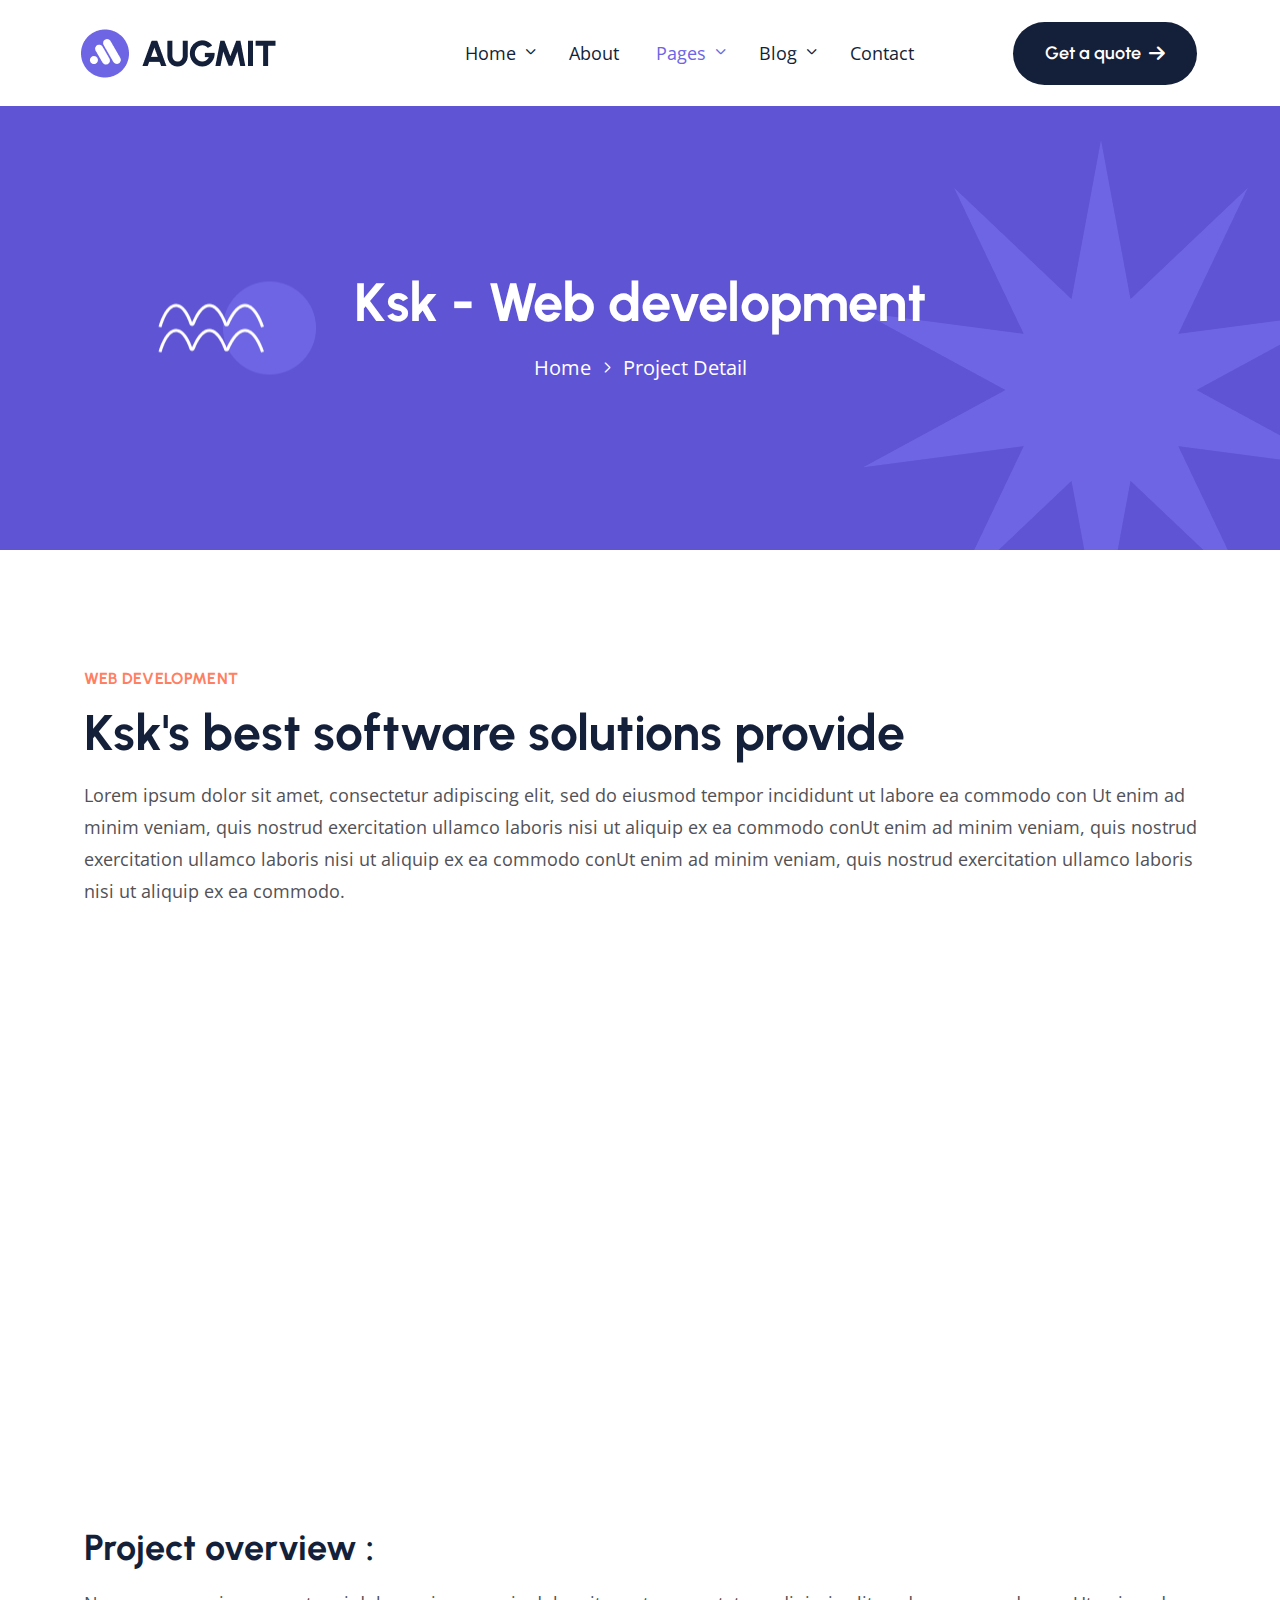
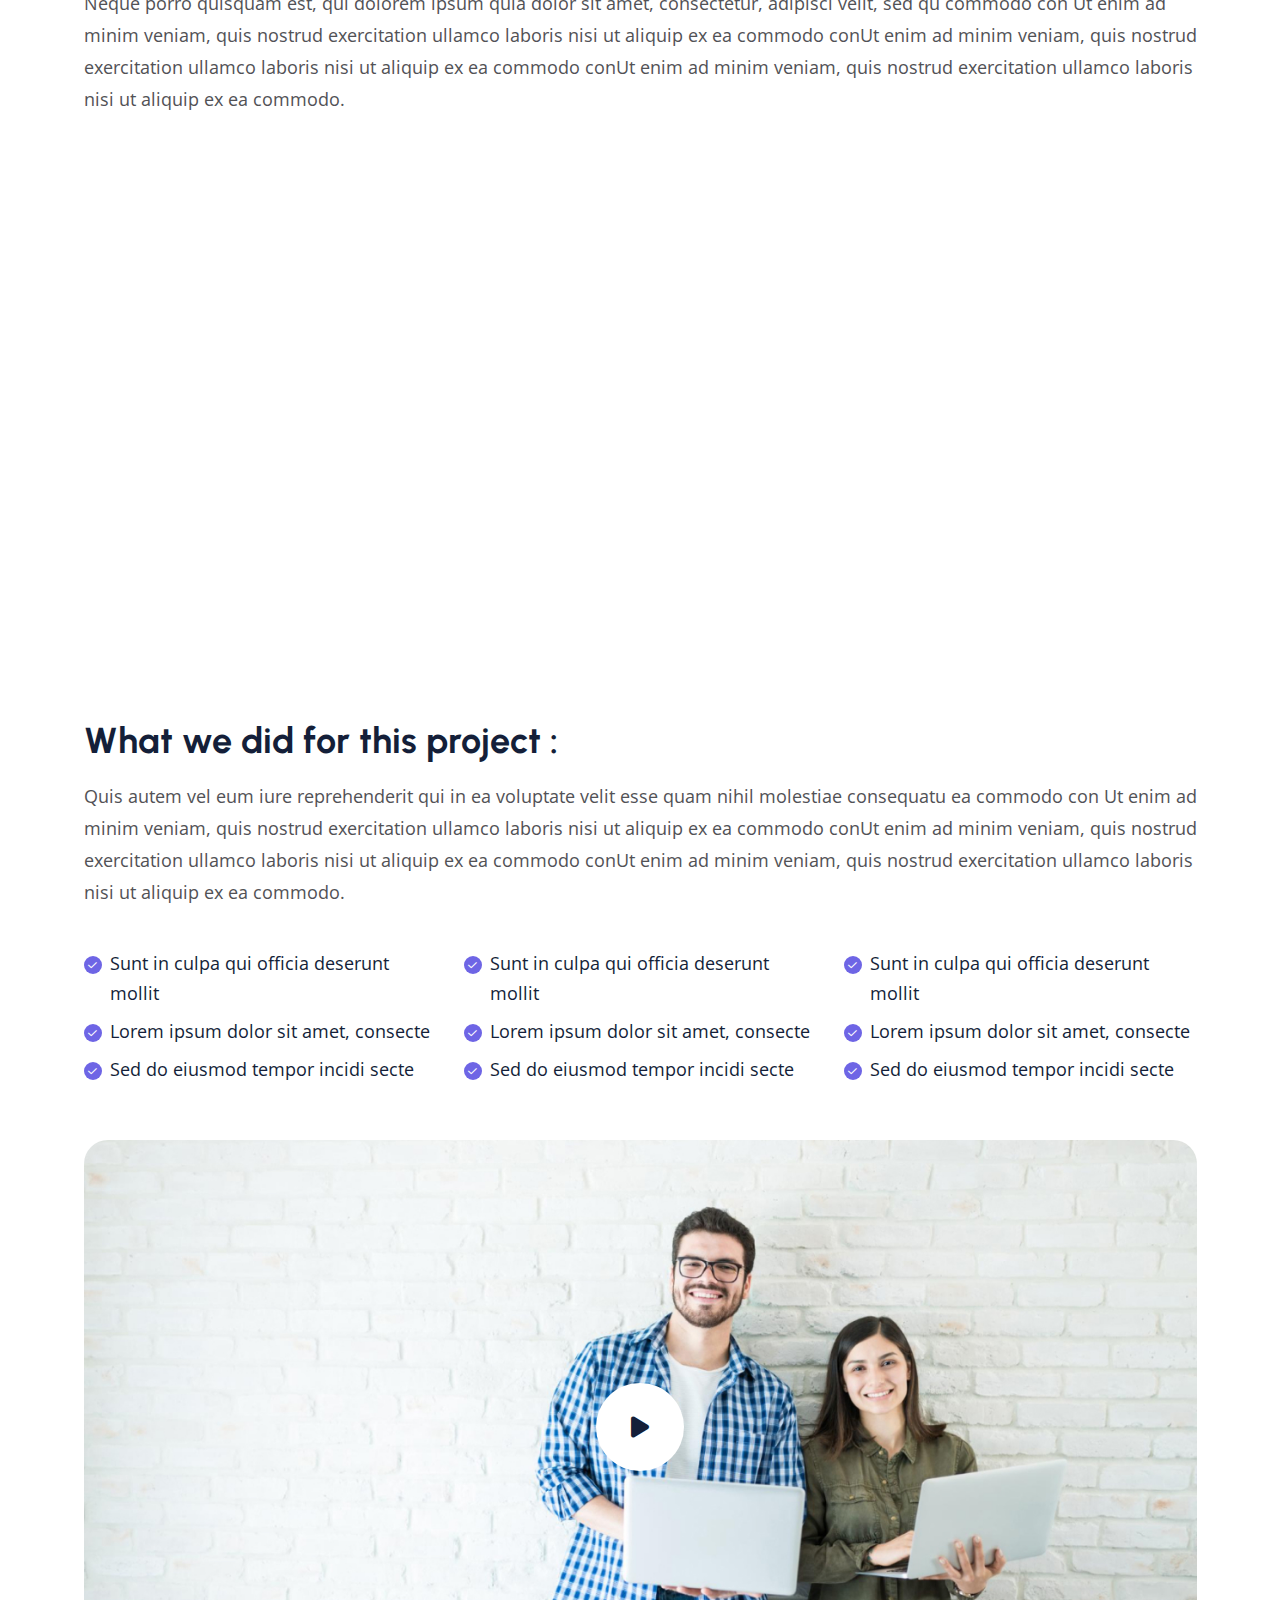
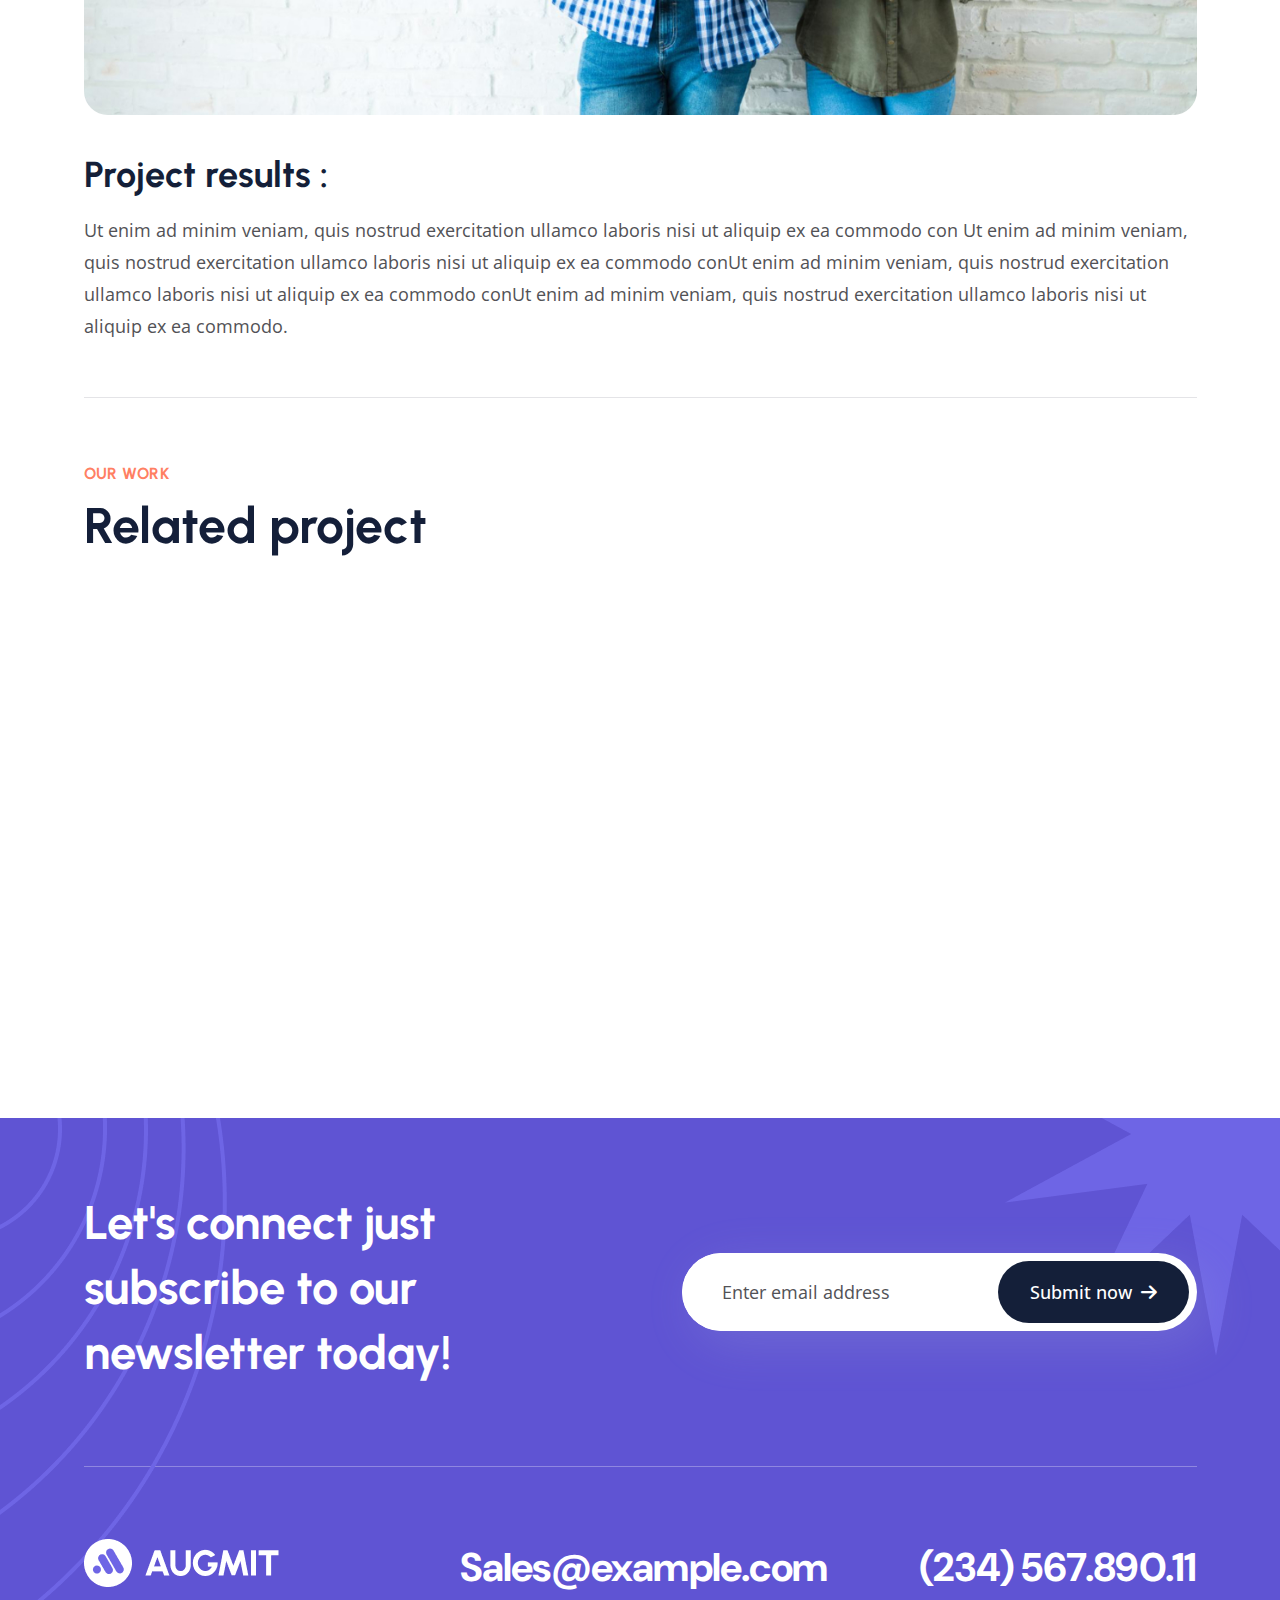
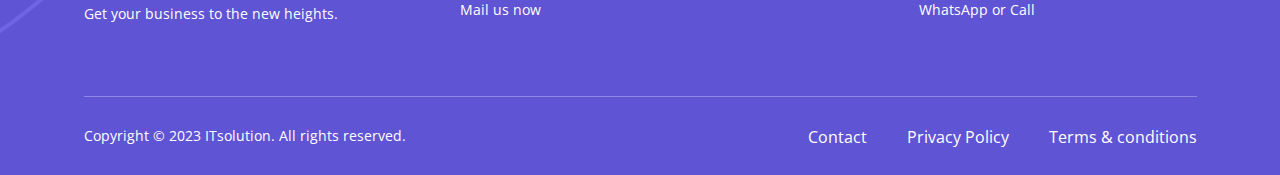
<file: project-details.html>
<!DOCTYPE html>
<html dir="ltr" lang="zxx">

<head>
    <meta name="viewport" content="width=device-width,initial-scale=1.0" />
    <meta charset="utf-8" />
    <meta name="description" content="Augmit - IT Solution and Technology HTML Template" />
    <meta name="keywords"
        content="agency, business, company, data, digital, innovation, innovative, it, modern, saas, software, start up, startup, technology" />
    <meta name="author" content="BoomDevs" />

    <title>Augmit - IT Solution and Technology HTML Template</title>

    <link rel="icon" type="image/png" href="images/logo/favicon.png" />

    <link rel="apple-touch-icon" href="images/logo/apple-touch-icon.png" />
    <link rel="apple-touch-icon" sizes="57x57" href="images/logo/apple-touch-icon-57x57.png" />
    <link rel="apple-touch-icon" sizes="72x72" href="images/logo/apple-touch-icon-72x72.png" />
    <link rel="apple-touch-icon" sizes="76x76" href="images/logo/apple-touch-icon-76x76.png" />
    <link rel="apple-touch-icon" sizes="114x114" href="images/logo/apple-touch-icon-114x114.png" />
    <link rel="apple-touch-icon" sizes="120x120" href="images/logo/apple-touch-icon-120x120.png" />
    <link rel="apple-touch-icon" sizes="144x144" href="images/logo/apple-touch-icon-144x144.png" />
    <link rel="apple-touch-icon" sizes="152x152" href="images/logo/apple-touch-icon-152x152.png" />
    <link rel="apple-touch-icon" sizes="180x180" href="images/logo/apple-touch-icon-180x180.png" />

    <link rel="preconnect" href="https://fonts.googleapis.com">
    <link rel="preconnect" href="https://fonts.gstatic.com" crossorigin>
    <link
        href="https://fonts.googleapis.com/css2?family=DM+Sans:opsz,wght@9..40,700&family=Open+Sans:wght@400;500;600&family=Urbanist:wght@600;700&display=swap"
        rel="stylesheet">

    <link rel="stylesheet" href="css/bootstrap.min.css" />
    <link rel="stylesheet" href="css/fontawesome.min.css" />
    <link rel="stylesheet" href="css/magnific-popup.css" />
    <link rel="stylesheet" href="css/slick.css" />
    <link rel="stylesheet" href="css/meanmenu.css" />
    <link rel="stylesheet" href="css/nice-select.css" />
    <link rel="stylesheet" href="css/animate.css" />
    <link rel="stylesheet" href="css/style.css" />

    <!--[if lt IE 9]>
    <script src="https://oss.maxcdn.com/html5shiv/3.7.2/html5shiv.min.js"></script>
    <script src="https://oss.maxcdn.com/respond/1.4.2/respond.min.js"></script>
    <![endif]-->
</head>

<body>
    <!-- Preloader Start !-->
    <!-- <div id="preloader">
    <div id="preloader-status">
        <div class="loading-container">
            <div class="ball1"></div>
            <div class="ball2"></div>
            <div class="ball3"></div>
            <div class="ball4"></div>
        </div>
    </div>
</div> -->
    <!-- Preloader End !-->
    <!-- Header Start !-->
    <header class="header-area style-2">
        <!-- Header Nav Menu Start -->
        <div class="header-menu-area sticky-header">
            <div class="container">
                <div class="row">
                    <div class="col-lg-3 col-md-6 col-6 d-flex align-items-center">
                        <div class="logo">
                            <a href="index.html" class="standard-logo">
                                <img src="images/logo/logo.png" alt="logo" />
                            </a>
                            <a href="index.html" class="sticky-logo">
                                <img src="images/logo/logo.png" alt="logo" />
                            </a>
                            <a href="index.html" class="retina-logo">
                                <img src="images/logo/logo.png" alt="logo" />
                            </a>
                        </div>
                    </div>
                    <div class="col-lg-9 col-md-6 col-6 d-flex align-items-center justify-content-end">
                        <div class="menu d-inline-block">
                            <nav id="main-menu" class="main-menu">
                                <ul>
                                    <li class="dropdown">
                                        <a href="index.html">Home</a>
                                        <ul>
                                            <li><a href="index.html">Home Page 1</a></li>
                                            <li><a href="index-2.html">Home Page 2</a></li>

                                        </ul>
                                    </li>
                                    <li><a href="about.html">About</a></li>
                                    <li class="dropdown active"><a href="project.html">Pages</a>
                                        <ul class="submenu">
                                            <li><a href="project.html">Project Page</a></li>
                                            <li><a href="project-details.html">Project Details Page</a></li>

                                            <li><a href="service.html">Service Page</a></li>
                                            <li><a href="service-details.html">Service Details Page</a></li>
                                        </ul>
                                    </li>
                                    <li class="dropdown">
                                        <a href="blog.html">Blog</a>
                                        <ul class="submenu">
                                            <li><a href="blog.html">Blog Page</a></li>
                                            <li><a href="blog-details.html">Blog Details Page</a></li>
                                        </ul>
                                    </li>
                                    <li><a href="contact.html">Contact</a></li>
                                </ul>
                            </nav>
                        </div>
                        <!-- Header Button Start !-->
                        <div class="header-btn">
                            <a href="#" class="header-single-btn active">
                                Get a quote
                                <i class="fa-solid fa-arrow-right"></i>
                            </a>
                        </div>
                        <!-- Header Button Start !-->
                        <!-- Mobile Menu Toggle Button Start !-->
                        <div class="mobile-menu-bar d-lg-none text-end">
                            <a href="#" class="mobile-menu-toggle-btn"><i class="fal fa-bars"></i></a>
                        </div>
                        <!-- Mobile Menu Toggle Button End !-->
                    </div>
                </div>
            </div>
        </div>
        <!-- Header Nav Menu End -->
    </header>
    <!-- Header End !-->
    <!-- Menu Sidebar Section Start -->
    <div class="menu-sidebar-area">
        <div class="menu-sidebar-wrapper">
            <div class="menu-sidebar-close">
                <button class="menu-sidebar-close-btn" id="menu_sidebar_close_btn">
                    <i class="fal fa-times"></i>
                </button>
            </div>
            <div class="menu-sidebar-content">
                <div class="menu-sidebar-logo">
                    <a href="index.html">
                        <img src="images/logo/logo.png" alt="logo" />
                    </a>
                </div>
                <div class="mobile-nav-menu"></div>
                <div class="menu-sidebar-content">
                    <div class="menu-sidebar-single-widget">
                        <h5 class="menu-sidebar-title heading-five">Contact Info</h5>
                        <div class="header-contact-info">
                            <span><i class="fa-solid fa-location-dot"></i>20, Bordeshi, New York, US</span>
                            <span><a href="mailto:hello@hivency.com"><i
                                        class="fa-solid fa-envelope"></i>hello@hivency.com</a> </span>
                            <span><a href="tel:+123-456-7890"><i class="fa-solid fa-phone"></i>+123-456-7890</a></span>
                        </div>
                        <div class="social-profile">
                            <a href="#"><i class="fa-brands fa-facebook-f"></i></a>
                            <a href="#"><i class="fa-brands fa-twitter"></i></a>
                            <a href="#"><i class="fa-brands fa-linkedin-in"></i></a>
                            <a href="#"><i class="fa-brands fa-youtube"></i></a>
                        </div>
                    </div>
                </div>
            </div>
        </div>
    </div>
    <!-- Menu Sidebar Section Start -->
    <div class="body-overlay"></div>

    <!-- Page Header Start !-->
    <div class="page-breadcrumb-area page-bg">
        <div class="shape">
            <img src="images/shape/wave.png" alt="breadcrumb">
        </div>
        <div class="shape-two">
            <img src="images/shape/full-star.png" alt="breadcrumb">
        </div>
        <div class="container">
            <div class="row">
                <div class="col-md-12">
                    <div class="breadcrumb-wrapper">
                        <div class="page-heading">
                            <h2 class="page-title title">Ksk - Web development</h2>
                        </div>
                        <div class="breadcrumb-list">
                            <ul>
                                <li><a href="index.html">Home</a></li>
                                <li class="active"><a href="#">Project detail</a></li>
                            </ul>
                        </div>
                    </div>
                </div>
            </div>
        </div>
    </div>
    <!-- Page Header End !-->

    <!-- Project-details Section Start !-->
    <div class="project-details pt-120 pt-sm-60 pt-md-80 pt-lg-100">
        <div class="container">
            <!-- Image gallery Start -->
            <div class="row">
                <div class="section-title ">
                    <div class="short-title">
                        <span>Web DEVELOPMENT</span>
                    </div>
                    <h2 class="title">Ksk's best software solutions provide</h2>
                    <p class="desc">Lorem ipsum dolor sit amet, consectetur adipiscing elit, sed do eiusmod tempor
                        incididunt ut labore ea commodo con Ut enim ad minim veniam, quis nostrud exercitation ullamco
                        laboris nisi ut aliquip ex ea commodo conUt enim ad minim veniam, quis nostrud exercitation
                        ullamco laboris nisi ut aliquip ex ea commodo conUt enim ad minim veniam, quis nostrud
                        exercitation ullamco laboris nisi ut aliquip ex ea commodo.</p>
                </div>
            </div>
            <!-- Image gallery End -->
            <!-- Content section Start -->
            <div class="row mt-55">
                <div class="col-lg-12">
                    <div class="project-details-image">
                        <img src="images/project-detail/main.jpg"
                            class="wow animate__animated animate__fadeIn animate__slow" alt="project-details">
                        <div class="project-info-widget wow animate__animated animate__flipInX animate__slow">
                            <div class="info-item">
                                <h6>Client </h6>
                                <p>Adam Smith</p>
                            </div>
                            <div class="info-item">
                                <h6>Category:</h6>
                                <p>Web Development</p>
                            </div>
                            <div class="info-item">
                                <h6>Duration:</h6>
                                <p>2 Week</p>
                            </div>
                            <div class="info-item">
                                <h6>Website Link:</h6>
                                <p>example@gmail.com</p>
                            </div>
                        </div>
                    </div>
                </div>
            </div>
            <!-- Content section End -->
        </div>
    </div>
    <div class="project-details-overview">
        <div class="container">
            <div class="project-details-title">
                <h3>Project overview :</h3>
                <p>Neque porro quisquam est, qui dolorem ipsum quia dolor sit amet, consectetur, adipisci velit, sed qu
                    commodo con Ut enim ad minim veniam, quis nostrud exercitation ullamco laboris nisi ut aliquip ex ea
                    commodo conUt enim ad minim veniam, quis nostrud exercitation ullamco laboris nisi ut aliquip ex ea
                    commodo conUt enim ad minim veniam, quis nostrud exercitation ullamco laboris nisi ut aliquip ex ea
                    commodo.</p>
            </div>
            <div class="image-wrapper">
                <div class="project-details-image wow animate__animated animate__fadeInLeft animate__slow">
                    <img class="tilt-animate" src="images/project-detail/image.jpg" alt="project-detail">
                </div>
                <div class="project-details-image wow animate__animated animate__fadeInRight animate__slow">
                    <img class="tilt-animate" src="images/project-detail/image-1.jpg" alt="project-detail">
                </div>
            </div>
        </div>
    </div>
    <div class="project-details-service">
        <div class="container">
            <div class="project-details-title">
                <h3>What we did for this project :</h3>
                <p>Quis autem vel eum iure reprehenderit qui in ea voluptate velit esse quam nihil molestiae consequatu
                    ea commodo con Ut enim ad minim veniam, quis nostrud exercitation ullamco laboris nisi ut aliquip ex
                    ea commodo conUt enim ad minim veniam, quis nostrud exercitation ullamco laboris nisi ut aliquip ex
                    ea commodo conUt enim ad minim veniam, quis nostrud exercitation ullamco laboris nisi ut aliquip ex
                    ea commodo.</p>
            </div>
            <div class="row">
                <div class="col-lg-4">
                    <div class="list-item-wrapper">
                        <ul>
                            <li>Sunt in culpa qui officia deserunt mollit</li>
                            <li>Lorem ipsum dolor sit amet, consecte</li>
                            <li>Sed do eiusmod tempor incidi secte</li>
                        </ul>
                    </div>
                </div>
                <div class="col-lg-4">
                    <div class="list-item-wrapper">
                        <ul>
                            <li>Sunt in culpa qui officia deserunt mollit</li>
                            <li>Lorem ipsum dolor sit amet, consecte</li>
                            <li>Sed do eiusmod tempor incidi secte</li>
                        </ul>
                    </div>
                </div>
                <div class="col-lg-4">
                    <div class="list-item-wrapper">
                        <ul>
                            <li>Sunt in culpa qui officia deserunt mollit</li>
                            <li>Lorem ipsum dolor sit amet, consecte</li>
                            <li>Sed do eiusmod tempor incidi secte</li>
                        </ul>
                    </div>
                </div>
            </div>
        </div>
    </div>
    <div class="project-details-video">
        <div class="container">
            <div class="row">
                <div class="col-lg-12">
                    <div class="video-popup-card">
                        <div class="video-popup-image">
                            <img src="images/project-detail/video-img.jpg" alt="popup image" />
                        </div>
                        <div class="video-popup-btn style-3">
                            <a href="https://www.youtube.com/watch?v=SZEflIVnhH8" class="mfp-iframe video-play">
                                <span class="icon"><i class="fa-solid fa-play"></i></span>
                            </a>
                        </div>
                    </div>
                </div>
            </div>
            <div class="project-details-title last-item">
                <h3>Project results :</h3>
                <p>Ut enim ad minim veniam, quis nostrud exercitation ullamco laboris nisi ut aliquip ex ea commodo con
                    Ut enim ad minim veniam, quis nostrud exercitation ullamco laboris nisi ut aliquip ex ea commodo
                    conUt enim ad minim veniam, quis nostrud exercitation ullamco laboris nisi ut aliquip ex ea commodo
                    conUt enim ad minim veniam, quis nostrud exercitation ullamco laboris nisi ut aliquip ex ea commodo.
                </p>
            </div>
        </div>
    </div>
    <!-- Project-details Section end -->
    <div class="divider-wrapper my-55 my-sm-32">
        <div class="container">
            <div class="divider"></div>
        </div>
    </div>
    <!--More-project Start  -->
    <div class="more-project-area pb-120 pb-sm-60 pb-md-80 pb-lg-100">
        <div class="container">
            <div class="section-title-wrapper">
                <div class="section-title ">
                    <div class="short-title">
                        <span>Our work</span>
                    </div>
                    <h2 class="title">Related project</h2>
                </div>
            </div>
            <div class="row">
                <div class="col-12 col-md-6 col-lg-4 wow animate__animated animate__fadeInUp animate__fast">
                    <div class="post-card">
                        <div class="image">
                            <img src="images/project/Image-5.jpg" alt="post-1">
                        </div>
                        <div class="content">
                            <div class="nav-btn">
                                <a href="#">
                                    <i class="fa-solid fa-angle-right"></i>
                                </a>
                            </div>
                            <h4 class="title heading-four">
                                <a href="blog-details.html">Ksk - Web development</a>
                            </h4>
                            <p class="desc">
                                Duis aute irure dolor in reprehenderit in voluptate velit esse cillum.
                            </p>
                        </div>
                    </div>
                </div>
                <div class="col-12 col-md-6 col-lg-4 wow animate__animated animate__fadeInUp animate__slow">
                    <div class="post-card">
                        <div class="image">
                            <img src="images/project/Image-4.jpg" alt="post-1">
                        </div>
                        <div class="content">
                            <div class="nav-btn">
                                <a href="#">
                                    <i class="fa-solid fa-angle-right"></i>
                                </a>
                            </div>
                            <h4 class="title heading-four">
                                <a href="blog-details.html">Kby - Mobile app</a>
                            </h4>
                            <p class="desc">
                                Lorem ipsum dolor sit amet consetur adipiscing elit sed eiusmod.
                            </p>
                        </div>
                    </div>
                </div>
                <div class="col-12 col-md-6 col-lg-4 wow animate__animated animate__fadeInUp animate__slower">
                    <div class="post-card">
                        <div class="image">
                            <img src="images/project/Image-3.jpg" alt="post-1">
                        </div>
                        <div class="content">
                            <div class="nav-btn">
                                <a href="#">
                                    <i class="fa-solid fa-angle-right"></i>
                                </a>
                            </div>
                            <h4 class="title heading-four">
                                <a href="blog-details.html">Bca - Web app</a>
                            </h4>
                            <p class="desc">
                                Sed ut perspiciatis unde omnis iste natus error sit voluptatem.
                            </p>
                        </div>
                    </div>
                </div>
            </div>
        </div>
    </div>
    <!--More-project End -->

    <!--- Start Footer !-->
    <footer class="footer">
        <div class="footer-sec">
            <div class="shape-one">
                <img src="images/shape/circle-slice.png" alt="shape">
            </div>
            <div class="shape-two">
                <img src="images/shape/star-large-light.png" alt="shape">
            </div>
            <div class="container">
                <div class="row">
                    <div class="col-lg-12">
                        <!-- Newsletter Section Start !-->
                        <div class="subscribe-area">
                            <div class="content-wrapper">
                                <h2 class="subscribe-title title">Let's connect just subscribe to <br>
                                    our newsletter today!</h2>
                                <div class="subscribe-form-wrapper">
                                    <div class="subscribe-form-widget">
                                        <form>
                                            <div class="mc4wp-form-fields">
                                                <div class="single-field">
                                                    <input type="email" placeholder="Enter email address" />
                                                </div>
                                                <button class="submit-btn" type="submit">
                                                    Submit now
                                                    <i class="fa-solid fa-arrow-right"></i>
                                                </button>
                                            </div>
                                        </form>
                                    </div>
                                </div>
                            </div>
                        </div>
                        <!-- Newsletter Section End !-->
                    </div>
                </div>
                <div class="row">
                    <div class="col-12">
                        <div class="footer-bottom-border"></div>
                    </div>
                </div>
                <div class="footer-main">
                    <div class="footer-widget">
                        <div class="footer-widget-info">
                            <div class="footer-logo">
                                <a href="index.html"><img src="images/logo/footer-logo.png" alt="Footer Logo" /></a>
                            </div>
                            <p class="desc">Get your business to the
                                new heights.</p>
                        </div>
                    </div>
                    <div class="footer-widget widget_nav_menu">
                        <a href="mailto:sales@example.com" class="footer-widget-title">Sales@example.com</a>
                        <p class="desc">Mail us now</p>
                    </div>
                    <div class="footer-widget widget_nav_menu">
                        <a href="tel:+123-456-7890" class="footer-widget-title">(234) 567.890.11</a>
                        <p class="desc">WhatsApp or Call</p>
                    </div>
                </div>
                <div class="row">
                    <div class="col-12">
                        <div class="footer-bottom-border"></div>
                    </div>
                </div>
            </div>
        </div>
        <div class="footer-bottom-area">
            <div class="container">
                <div class="row">
                    <div class="col-lg-5">
                        <div class="copyright-text">
                            <p>Copyright &copy; 2023 ITsolution. All rights reserved.</p>
                        </div>
                    </div>
                    <div class="col-lg-7">
                        <div class="footer-bottom-menu">
                            <ul>

                                <li>
                                    <a href="contact.html">Contact</a>
                                </li>
                                <li>
                                    <a href="#">Privacy Policy</a>
                                </li>
                                <li>
                                    <a href="#">Terms & conditions</a>
                                </li>
                            </ul>
                        </div>
                    </div>
                </div>
            </div>
        </div>
    </footer>
    <!--- End Footer !-->
    <!-- Scroll Up Section Start -->
    <div id="scrollTop" class="scrollup-wrapper">
        <div class="scrollup-btn">
            <i class="fa-regular fa-angle-up"></i>
        </div>
    </div>
    <!-- Scroll Up Section End -->
    <script src="js/jquery.min.js"></script>
    <script src="js/bootstrap.min.js"></script>
    <script src="js/jquery.nice-select.min.js"></script>
    <script src="js/slick.min.js"></script>
    <script src="js/jquery.counterup.min.js"></script>
    <script src="js/waypoints.js"></script>
    <script src="js/jquery.meanmenu.min.js"></script>
    <script src="js/jquery.magnific-popup.min.js"></script>
    <script src="js/inview.min.js"></script>
    <script src="js/wow.js"></script>
    <script src="js/tilt.jquery.js"></script>
    <script src="js/jquery.imagesloaded.min.js"></script>
    <script src="js/isotope.min.js"></script>
    <script src="js/custom.js"></script>
</body>

</html>
</file>
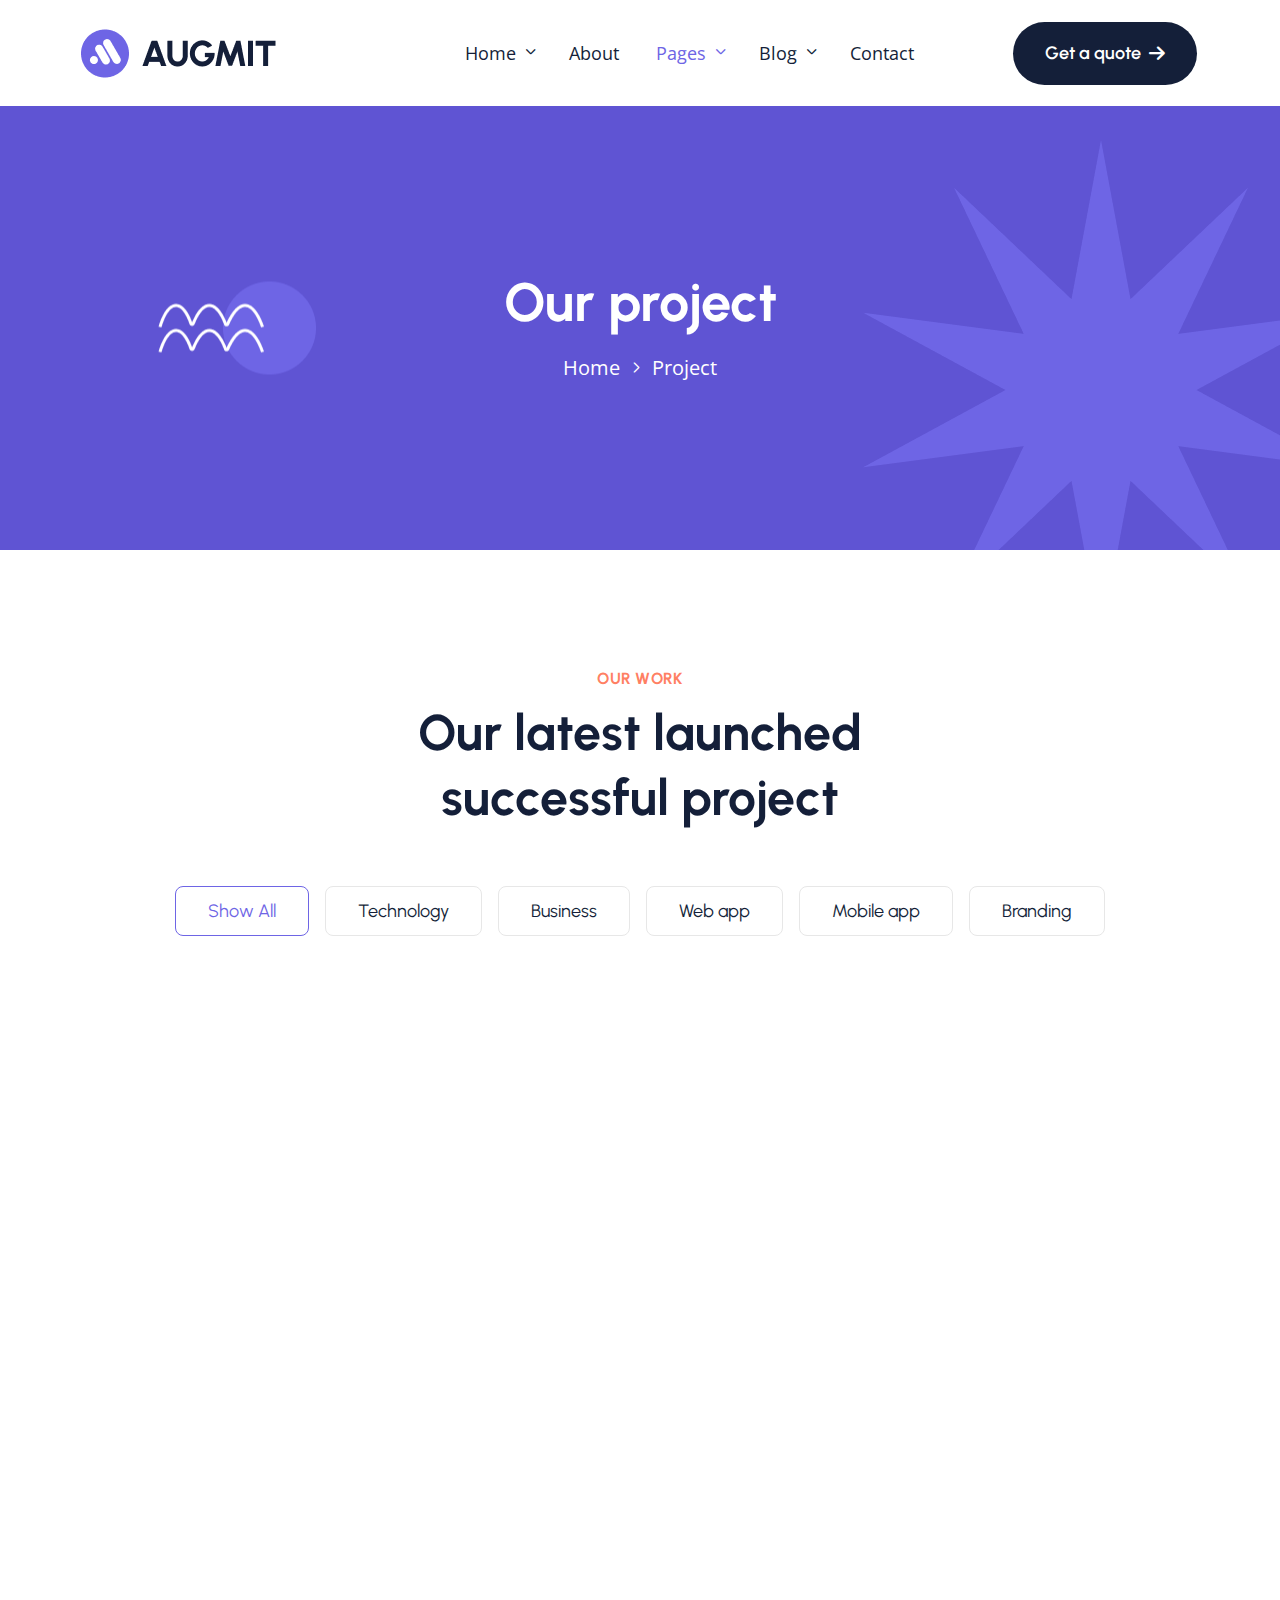
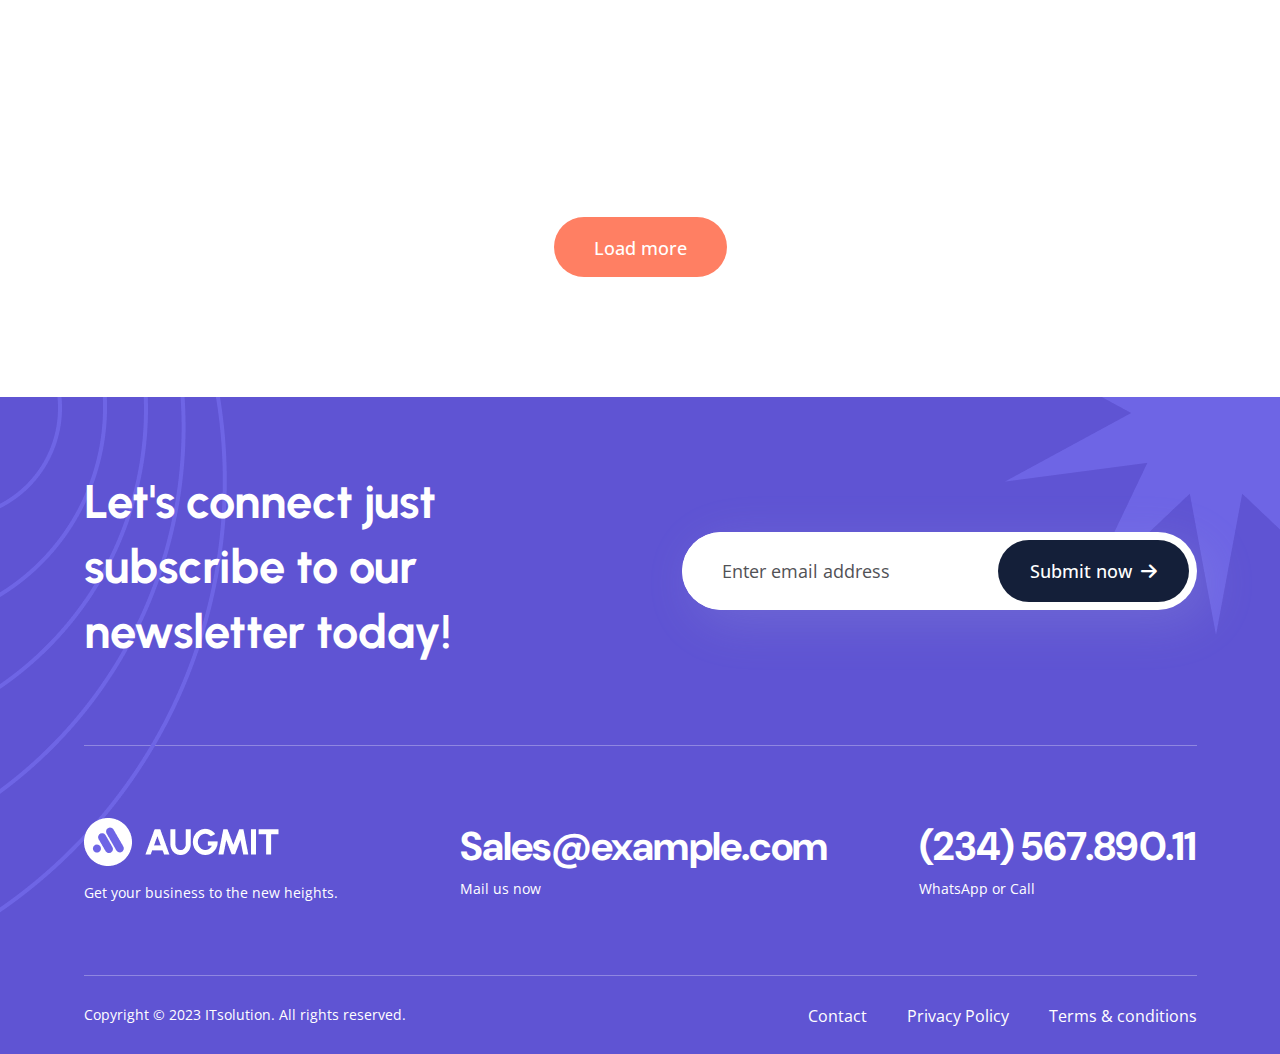
<file: project.html>
<!DOCTYPE html>
<html dir="ltr" lang="zxx">

<head>
    <meta name="viewport" content="width=device-width,initial-scale=1.0" />
    <meta charset="utf-8" />
    <meta name="description" content="Augmit - IT Solution and Technology HTML Template" />
    <meta name="keywords"
        content="agency, business, company, data, digital, innovation, innovative, it, modern, saas, software, start up, startup, technology" />
    <meta name="author" content="BoomDevs" />

    <title>Augmit - IT Solution and Technology HTML Template</title>

    <link rel="icon" type="image/png" href="images/logo/favicon.png" />

    <link rel="apple-touch-icon" href="images/logo/apple-touch-icon.png" />
    <link rel="apple-touch-icon" sizes="57x57" href="images/logo/apple-touch-icon-57x57.png" />
    <link rel="apple-touch-icon" sizes="72x72" href="images/logo/apple-touch-icon-72x72.png" />
    <link rel="apple-touch-icon" sizes="76x76" href="images/logo/apple-touch-icon-76x76.png" />
    <link rel="apple-touch-icon" sizes="114x114" href="images/logo/apple-touch-icon-114x114.png" />
    <link rel="apple-touch-icon" sizes="120x120" href="images/logo/apple-touch-icon-120x120.png" />
    <link rel="apple-touch-icon" sizes="144x144" href="images/logo/apple-touch-icon-144x144.png" />
    <link rel="apple-touch-icon" sizes="152x152" href="images/logo/apple-touch-icon-152x152.png" />
    <link rel="apple-touch-icon" sizes="180x180" href="images/logo/apple-touch-icon-180x180.png" />

    <link rel="preconnect" href="https://fonts.googleapis.com">
    <link rel="preconnect" href="https://fonts.gstatic.com" crossorigin>
    <link
        href="https://fonts.googleapis.com/css2?family=DM+Sans:opsz,wght@9..40,700&family=Open+Sans:wght@400;500;600&family=Urbanist:wght@600;700&display=swap"
        rel="stylesheet">

    <link rel="stylesheet" href="css/bootstrap.min.css" />
    <link rel="stylesheet" href="css/fontawesome.min.css" />
    <link rel="stylesheet" href="css/magnific-popup.css" />
    <link rel="stylesheet" href="css/slick.css" />
    <link rel="stylesheet" href="css/meanmenu.css" />
    <link rel="stylesheet" href="css/nice-select.css" />
    <link rel="stylesheet" href="css/animate.css" />
    <link rel="stylesheet" href="css/style.css" />

    <!--[if lt IE 9]>
    <script src="https://oss.maxcdn.com/html5shiv/3.7.2/html5shiv.min.js"></script>
    <script src="https://oss.maxcdn.com/respond/1.4.2/respond.min.js"></script>
    <![endif]-->
</head>

<body>
    <!-- Preloader Start !-->
    <!-- <div id="preloader">
    <div id="preloader-status">
        <div class="loading-container">
            <div class="ball1"></div>
            <div class="ball2"></div>
            <div class="ball3"></div>
            <div class="ball4"></div>
        </div>
    </div>
</div> -->
    <!-- Preloader End !-->
    <!-- Header Start !-->
    <header class="header-area style-2">
        <!-- Header Nav Menu Start -->
        <div class="header-menu-area sticky-header">
            <div class="container">
                <div class="row">
                    <div class="col-lg-3 col-md-6 col-6 d-flex align-items-center">
                        <div class="logo">
                            <a href="index.html" class="standard-logo">
                                <img src="images/logo/logo.png" alt="logo" />
                            </a>
                            <a href="index.html" class="sticky-logo">
                                <img src="images/logo/logo.png" alt="logo" />
                            </a>
                            <a href="index.html" class="retina-logo">
                                <img src="images/logo/logo.png" alt="logo" />
                            </a>
                        </div>
                    </div>
                    <div class="col-lg-9 col-md-6 col-6 d-flex align-items-center justify-content-end">
                        <div class="menu d-inline-block">
                            <nav id="main-menu" class="main-menu">
                                <ul>
                                    <li class="dropdown">
                                        <a href="index.html">Home</a>
                                        <ul>
                                            <li><a href="index.html">Home Page 1</a></li>
                                            <li><a href="index-2.html">Home Page 2</a></li>

                                        </ul>
                                    </li>

                                    <li><a href="about.html">About</a></li>
                                    <li class="dropdown active"><a href="project.html">Pages</a>
                                        <ul class="submenu">
                                            <li><a href="project.html">Project Page</a></li>
                                            <li><a href="project-details.html">Project Details Page</a></li>

                                            <li><a href="service.html">Service Page</a></li>
                                            <li><a href="service-details.html">Service Details Page</a></li>
                                        </ul>
                                    </li>
                                    <li class="dropdown">
                                        <a href="blog.html">Blog</a>
                                        <ul class="submenu">
                                            <li><a href="blog.html">Blog Page</a></li>
                                            <li><a href="blog-details.html">Blog Details Page</a></li>
                                        </ul>
                                    </li>
                                    <li><a href="contact.html">Contact</a></li>
                                </ul>
                            </nav>
                        </div>
                        <!-- Header Button Start !-->
                        <div class="header-btn">
                            <a href="#" class="header-single-btn active">
                                Get a quote
                                <i class="fa-solid fa-arrow-right"></i>
                            </a>
                        </div>
                        <!-- Header Button Start !-->
                        <!-- Mobile Menu Toggle Button Start !-->
                        <div class="mobile-menu-bar d-lg-none text-end">
                            <a href="#" class="mobile-menu-toggle-btn"><i class="fal fa-bars"></i></a>
                        </div>
                        <!-- Mobile Menu Toggle Button End !-->
                    </div>
                </div>
            </div>
        </div>
        <!-- Header Nav Menu End -->
    </header>
    <!-- Header End !-->
    <!-- Menu Sidebar Section Start -->
    <div class="menu-sidebar-area">
        <div class="menu-sidebar-wrapper">
            <div class="menu-sidebar-close">
                <button class="menu-sidebar-close-btn" id="menu_sidebar_close_btn">
                    <i class="fal fa-times"></i>
                </button>
            </div>
            <div class="menu-sidebar-content">
                <div class="menu-sidebar-logo">
                    <a href="index.html">
                        <img src="images/logo/logo.png" alt="logo" />
                    </a>
                </div>
                <div class="mobile-nav-menu"></div>
                <div class="menu-sidebar-content">
                    <div class="menu-sidebar-single-widget">
                        <h5 class="menu-sidebar-title heading-five">Contact Info</h5>
                        <div class="header-contact-info">
                            <span><i class="fa-solid fa-location-dot"></i>20, Bordeshi, New York, US</span>
                            <span><a href="mailto:hello@hivency.com"><i
                                        class="fa-solid fa-envelope"></i>hello@hivency.com</a> </span>
                            <span><a href="tel:+123-456-7890"><i class="fa-solid fa-phone"></i>+123-456-7890</a></span>
                        </div>
                        <div class="social-profile">
                            <a href="#"><i class="fa-brands fa-facebook-f"></i></a>
                            <a href="#"><i class="fa-brands fa-twitter"></i></a>
                            <a href="#"><i class="fa-brands fa-linkedin-in"></i></a>
                            <a href="#"><i class="fa-brands fa-youtube"></i></a>
                        </div>
                    </div>
                </div>
            </div>
        </div>
    </div>
    <!-- Menu Sidebar Section Start -->
    <div class="body-overlay"></div>

    <!-- Page Header Start !-->
    <div class="page-breadcrumb-area page-bg">
        <div class="shape">
            <img src="images/shape/wave.png" alt="breadcrumb">
        </div>
        <div class="shape-two">
            <img src="images/shape/full-star.png" alt="breadcrumb">
        </div>
        <div class="container">
            <div class="row">
                <div class="col-md-12">
                    <div class="breadcrumb-wrapper">
                        <div class="page-heading">
                            <h2 class="page-title title">Our project</h2>
                        </div>
                        <div class="breadcrumb-list">
                            <ul>
                                <li><a href="index.html">Home</a></li>
                                <li class="active"><a href="#">Project</a></li>
                            </ul>
                        </div>
                    </div>
                </div>
            </div>
        </div>
    </div>
    <!-- Page Header End !-->

    <!-- Project-card wrapper Start -->
    <div class="project-card-wrapper py-120 py-sm-60 py-md-80 py-lg-100">
        <div class="container">
            <div class="section-title-wrapper justify-content-center">
                <div class="section-title text-center ">
                    <div class="short-title">
                        <span>Our work</span>
                    </div>
                    <h2 class="title">Our latest launched <br>
                        successful project</h2>
                </div>
            </div>
            <div class="row justify-content-center">
                <div class="col-12">
                    <div class="project-btn-wrapper filter-button-group">
                        <button data-filter="*" class="active">Show All</button>
                        <button data-filter=".technology">Technology</button>
                        <button data-filter=".business">Business</button>
                        <button data-filter=".webApp">Web app</button>
                        <button data-filter=".mobileApp">Mobile app</button>
                        <button data-filter=".branding">Branding</button>
                    </div>
                </div>
            </div>
            <div class="row g-4 p-0 m-0 isotope-grid">
                <div
                    class="col-12 col-md-6 col-xl-4 isotope-item technology branding wow animate__animated animate__fadeInUp animate__faster">
                    <div class="post-card">
                        <div class="image">
                            <img src="images/project/Image-5.jpg" alt="post-1">
                        </div>
                        <div class="content">
                            <div class="nav-btn">
                                <a href="#">
                                    <i class="fa-solid fa-angle-right"></i>
                                </a>
                            </div>
                            <h4 class="title heading-four">
                                <a href="blog-details.html">Ksk - Web development</a>
                            </h4>
                            <p class="desc">
                                Duis aute irure dolor in reprehenderit in voluptate velit esse cillum.
                            </p>
                        </div>
                    </div>
                </div>
                <div
                    class="col-12 col-md-6 col-xl-4 isotope-item business mobileApp wow animate__animated animate__fadeInUp animate__fast">
                    <div class="post-card">
                        <div class="image">
                            <img src="images/project/Image-4.jpg" alt="post-1">
                        </div>
                        <div class="content">
                            <div class="nav-btn">
                                <a href="#">
                                    <i class="fa-solid fa-angle-right"></i>
                                </a>
                            </div>
                            <h4 class="title heading-four">
                                <a href="blog-details.html">Kby - Mobile app</a>
                            </h4>
                            <p class="desc">
                                Lorem ipsum dolor sit amet consetur adipiscing elit sed eiusmod.
                            </p>
                        </div>
                    </div>
                </div>
                <div
                    class="col-12 col-md-6 col-xl-4 isotope-item webApp technology wow animate__animated animate__fadeInUp animate__slow">
                    <div class="post-card">
                        <div class="image">
                            <img src="images/project/Image-3.jpg" alt="post-1">
                        </div>
                        <div class="content">
                            <div class="nav-btn">
                                <a href="#">
                                    <i class="fa-solid fa-angle-right"></i>
                                </a>
                            </div>
                            <h4 class="title heading-four">
                                <a href="blog-details.html">Bca - Web app</a>
                            </h4>
                            <p class="desc">
                                Sed ut perspiciatis unde omnis iste natus error sit voluptatem.
                            </p>
                        </div>
                    </div>
                </div>
                <div
                    class="col-12 col-md-6 col-xl-4 isotope-item business mobileApp wow animate__animated animate__fadeInUp animate__fast">
                    <div class="post-card">
                        <div class="image">
                            <img src="images/project/Image-2.jpg" alt="post-1">
                        </div>
                        <div class="content">
                            <div class="nav-btn">
                                <a href="#">
                                    <i class="fa-solid fa-angle-right"></i>
                                </a>
                            </div>
                            <h4 class="title heading-four">
                                <a href="blog-details.html">Bca - Web app</a>
                            </h4>
                            <p class="desc">
                                Sed ut perspiciatis unde omnis iste natus error sit voluptatem.
                            </p>
                        </div>
                    </div>
                </div>
                <div
                    class="col-12 col-md-6 col-xl-4 isotope-item  mobileApp branding wow animate__animated animate__fadeInUp animate__slow">
                    <div class="post-card">
                        <div class="image">
                            <img src="images/project/Image-1.jpg" alt="post-1">
                        </div>
                        <div class="content">
                            <div class="nav-btn">
                                <a href="#">
                                    <i class="fa-solid fa-angle-right"></i>
                                </a>
                            </div>
                            <h4 class="title heading-four">
                                <a href="blog-details.html">Bca - Web app</a>
                            </h4>
                            <p class="desc">
                                Sed ut perspiciatis unde omnis iste natus error sit voluptatem.
                            </p>
                        </div>
                    </div>
                </div>
                <div
                    class="col-12 col-md-6 col-xl-4 isotope-item business webApp wow animate__animated animate__fadeInUp animate__slower">
                    <div class="post-card">
                        <div class="image">
                            <img src="images/project/Image.jpg" alt="post-1">
                        </div>
                        <div class="content">
                            <div class="nav-btn">
                                <a href="#">
                                    <i class="fa-solid fa-angle-right"></i>
                                </a>
                            </div>
                            <h4 class="title heading-four">
                                <a href="blog-details.html">Bca - Web app</a>
                            </h4>
                            <p class="desc">
                                Sed ut perspiciatis unde omnis iste natus error sit voluptatem.
                            </p>
                        </div>
                    </div>
                </div>
            </div>
            <div class="btn-wrapper">
                <a href="#" class="theme-btn">
                    <div class="swip">
                        <div class="title-wrapper">
                            <span class="title-1">Load more</span>
                            <span class="title-2">Load more</span>
                        </div>
                    </div>
                </a>
            </div>
        </div>
    </div>
    <!-- Project-card wrapper End -->
    <!--- Start Footer !-->
    <footer class="footer">
        <div class="footer-sec">
            <div class="shape-one">
                <img src="images/shape/circle-slice.png" alt="shape">
            </div>
            <div class="shape-two">
                <img src="images/shape/star-large-light.png" alt="shape">
            </div>
            <div class="container">
                <div class="row">
                    <div class="col-lg-12">
                        <!-- Newsletter Section Start !-->
                        <div class="subscribe-area">
                            <div class="content-wrapper">
                                <h2 class="subscribe-title title">Let's connect just subscribe to <br>
                                    our newsletter today!</h2>
                                <div class="subscribe-form-wrapper">
                                    <div class="subscribe-form-widget">
                                        <form>
                                            <div class="mc4wp-form-fields">
                                                <div class="single-field">
                                                    <input type="email" placeholder="Enter email address" />
                                                </div>
                                                <button class="submit-btn" type="submit">
                                                    Submit now
                                                    <i class="fa-solid fa-arrow-right"></i>
                                                </button>
                                            </div>
                                        </form>
                                    </div>
                                </div>
                            </div>
                        </div>
                        <!-- Newsletter Section End !-->
                    </div>
                </div>
                <div class="row">
                    <div class="col-12">
                        <div class="footer-bottom-border"></div>
                    </div>
                </div>
                <div class="footer-main">
                    <div class="footer-widget">
                        <div class="footer-widget-info">
                            <div class="footer-logo">
                                <a href="index.html"><img src="images/logo/footer-logo.png" alt="Footer Logo" /></a>
                            </div>
                            <p class="desc">Get your business to the
                                new heights.</p>
                        </div>
                    </div>
                    <div class="footer-widget widget_nav_menu">
                        <a href="mailto:sales@example.com" class="footer-widget-title">Sales@example.com</a>
                        <p class="desc">Mail us now</p>
                    </div>
                    <div class="footer-widget widget_nav_menu">
                        <a href="tel:+123-456-7890" class="footer-widget-title">(234) 567.890.11</a>
                        <p class="desc">WhatsApp or Call</p>
                    </div>
                </div>
                <div class="row">
                    <div class="col-12">
                        <div class="footer-bottom-border"></div>
                    </div>
                </div>
            </div>
        </div>
        <div class="footer-bottom-area">
            <div class="container">
                <div class="row">
                    <div class="col-lg-5">
                        <div class="copyright-text">
                            <p>Copyright &copy; 2023 ITsolution. All rights reserved.</p>
                        </div>
                    </div>
                    <div class="col-lg-7">
                        <div class="footer-bottom-menu">
                            <ul>

                                <li>
                                    <a href="contact.html">Contact</a>
                                </li>
                                <li>
                                    <a href="#">Privacy Policy</a>
                                </li>
                                <li>
                                    <a href="#">Terms & conditions</a>
                                </li>
                            </ul>
                        </div>
                    </div>
                </div>
            </div>
        </div>
    </footer>
    <!--- End Footer !-->
    <!-- Scroll Up Section Start -->
    <div id="scrollTop" class="scrollup-wrapper">
        <div class="scrollup-btn">
            <i class="fa-regular fa-angle-up"></i>
        </div>
    </div>
    <!-- Scroll Up Section End -->
    <script src="js/jquery.min.js"></script>
    <script src="js/bootstrap.min.js"></script>
    <script src="js/jquery.nice-select.min.js"></script>
    <script src="js/slick.min.js"></script>
    <script src="js/jquery.counterup.min.js"></script>
    <script src="js/waypoints.js"></script>
    <script src="js/jquery.meanmenu.min.js"></script>
    <script src="js/jquery.magnific-popup.min.js"></script>
    <script src="js/inview.min.js"></script>
    <script src="js/wow.js"></script>
    <script src="js/tilt.jquery.js"></script>
    <script src="js/jquery.imagesloaded.min.js"></script>
    <script src="js/isotope.min.js"></script>
    <script src="js/custom.js"></script>
</body>

</html>
</file>
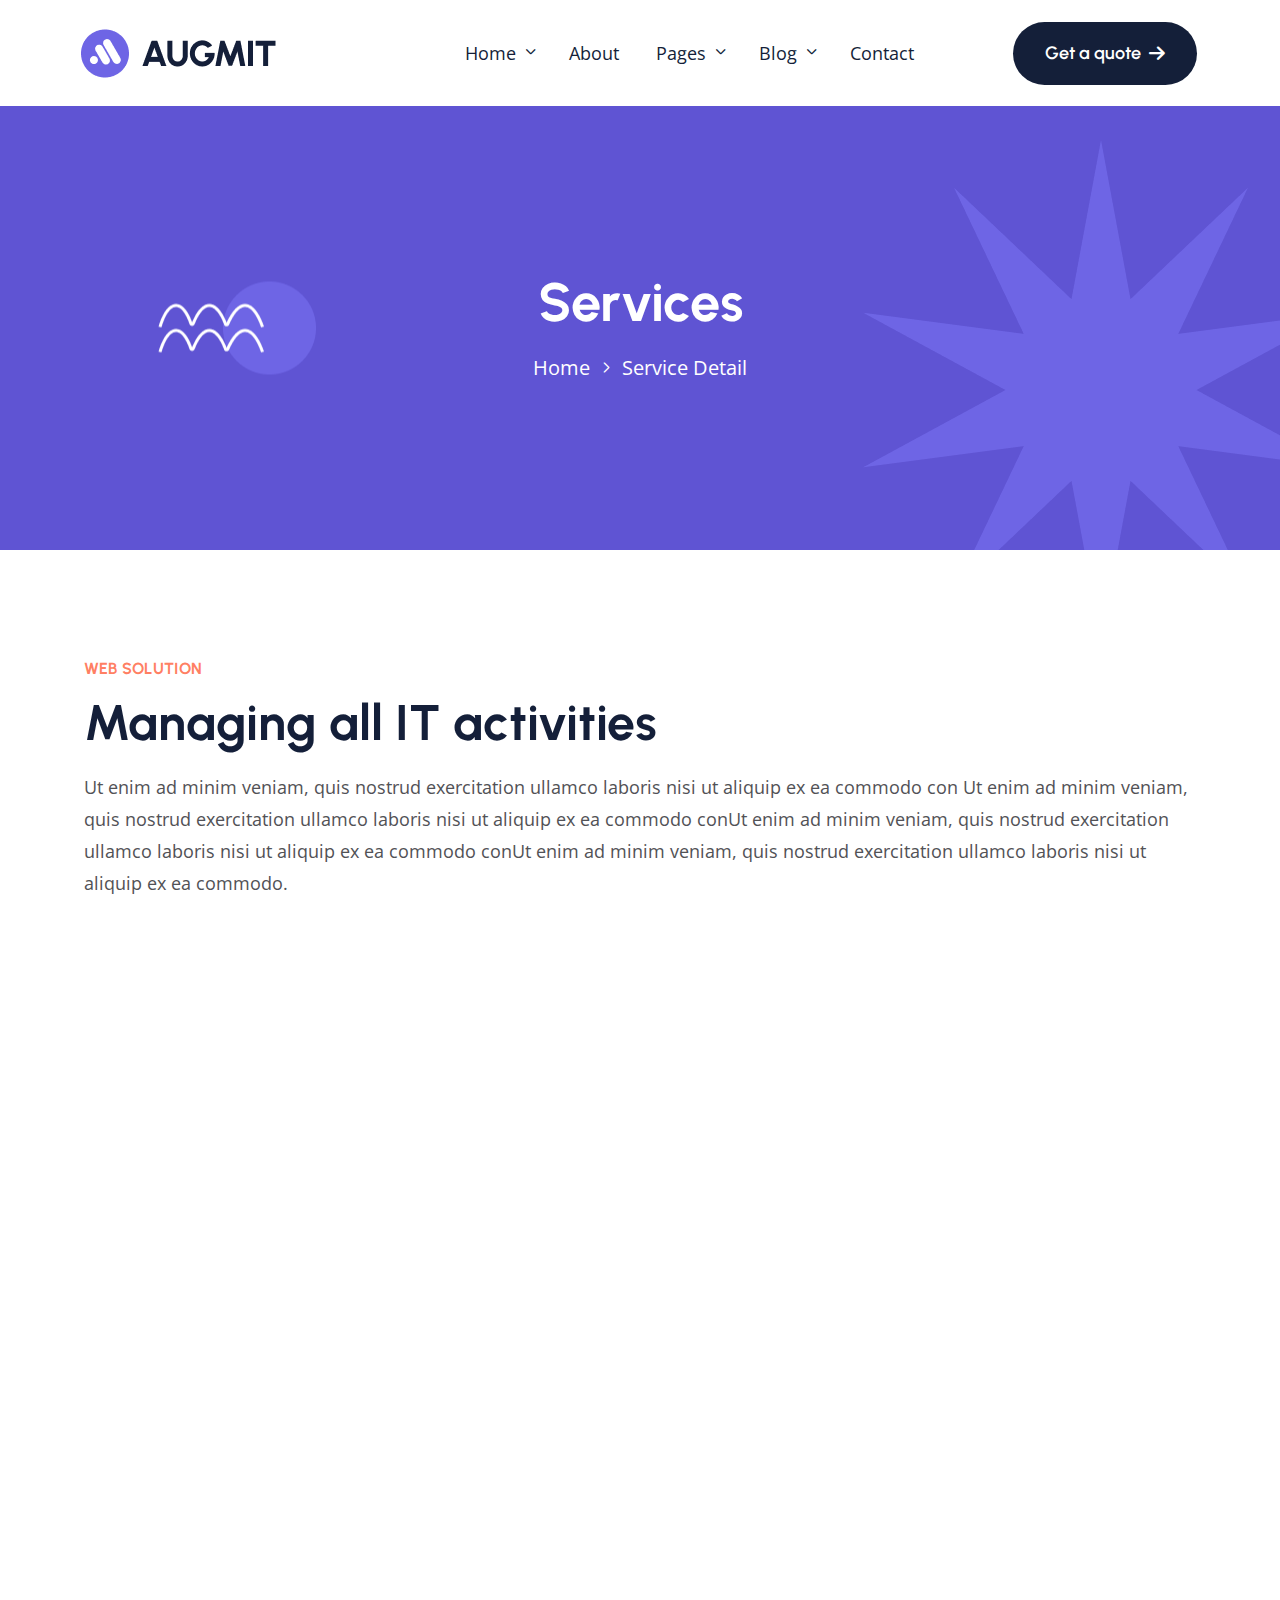
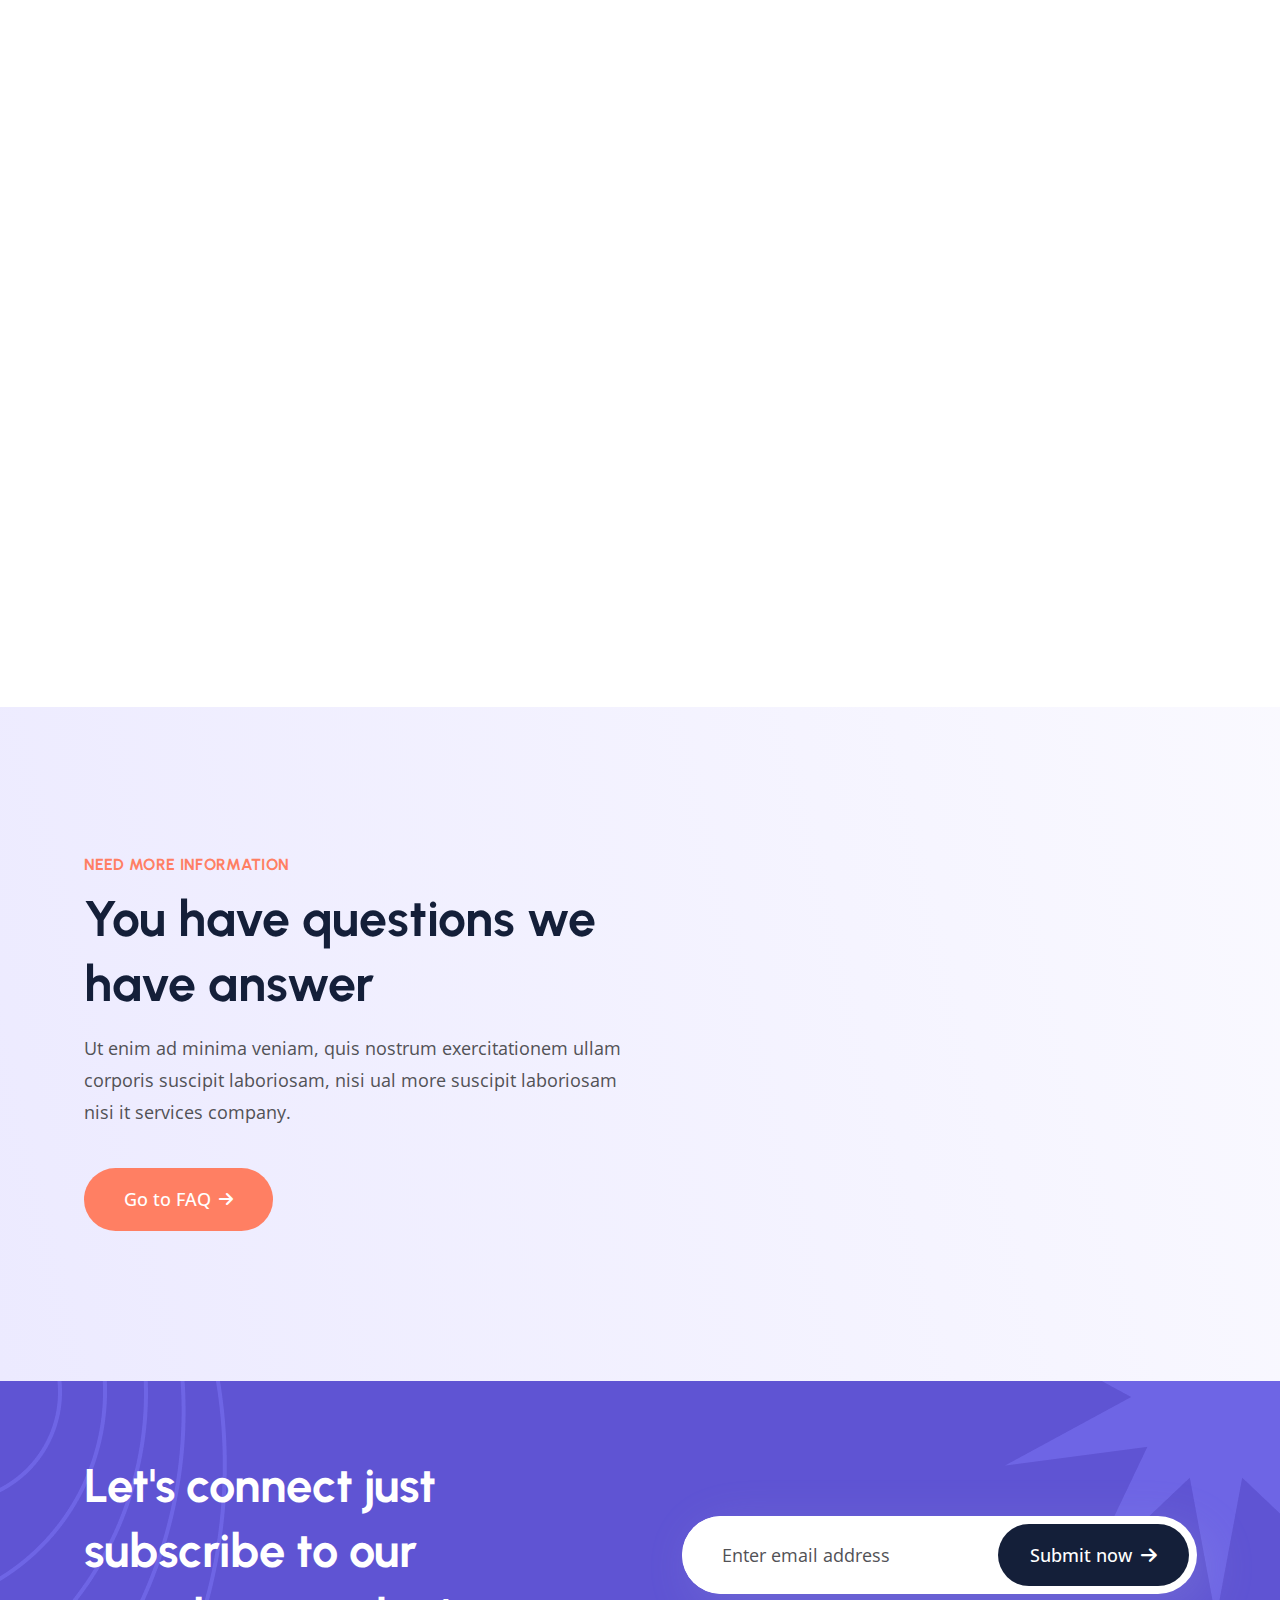
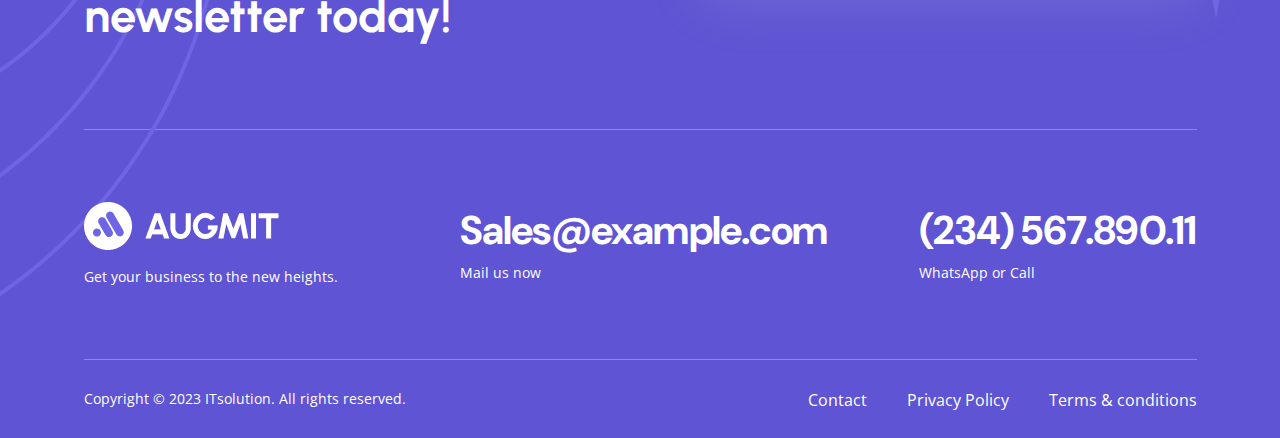
<file: service-details.html>
<!DOCTYPE html>
<html dir="ltr" lang="zxx">

<head>
    <meta name="viewport" content="width=device-width,initial-scale=1.0" />
    <meta charset="utf-8" />
    <meta name="description" content="Augmit - IT Solution and Technology HTML Template" />
    <meta name="keywords"
        content="agency, business, company, data, digital, innovation, innovative, it, modern, saas, software, start up, startup, technology" />
    <meta name="author" content="BoomDevs" />

    <title>Augmit - IT Solution and Technology HTML Template</title>

    <link rel="icon" type="image/png" href="images/logo/favicon.png" />

    <link rel="apple-touch-icon" href="images/logo/apple-touch-icon.png" />
    <link rel="apple-touch-icon" sizes="57x57" href="images/logo/apple-touch-icon-57x57.png" />
    <link rel="apple-touch-icon" sizes="72x72" href="images/logo/apple-touch-icon-72x72.png" />
    <link rel="apple-touch-icon" sizes="76x76" href="images/logo/apple-touch-icon-76x76.png" />
    <link rel="apple-touch-icon" sizes="114x114" href="images/logo/apple-touch-icon-114x114.png" />
    <link rel="apple-touch-icon" sizes="120x120" href="images/logo/apple-touch-icon-120x120.png" />
    <link rel="apple-touch-icon" sizes="144x144" href="images/logo/apple-touch-icon-144x144.png" />
    <link rel="apple-touch-icon" sizes="152x152" href="images/logo/apple-touch-icon-152x152.png" />
    <link rel="apple-touch-icon" sizes="180x180" href="images/logo/apple-touch-icon-180x180.png" />

    <link rel="preconnect" href="https://fonts.googleapis.com">
    <link rel="preconnect" href="https://fonts.gstatic.com" crossorigin>
    <link
        href="https://fonts.googleapis.com/css2?family=DM+Sans:opsz,wght@9..40,700&family=Open+Sans:wght@400;500;600&family=Urbanist:wght@600;700&display=swap"
        rel="stylesheet">

    <link rel="stylesheet" href="css/bootstrap.min.css" />
    <link rel="stylesheet" href="css/fontawesome.min.css" />
    <link rel="stylesheet" href="css/magnific-popup.css" />
    <link rel="stylesheet" href="css/slick.css" />
    <link rel="stylesheet" href="css/meanmenu.css" />
    <link rel="stylesheet" href="css/nice-select.css" />
    <link rel="stylesheet" href="css/animate.css" />
    <link rel="stylesheet" href="css/style.css" />

    <!--[if lt IE 9]>
    <script src="https://oss.maxcdn.com/html5shiv/3.7.2/html5shiv.min.js"></script>
    <script src="https://oss.maxcdn.com/respond/1.4.2/respond.min.js"></script>
    <![endif]-->
</head>

<body>
    <!-- Preloader Start !-->
    <!-- <div id="preloader">
    <div id="preloader-status">
        <div class="loading-container">
            <div class="ball1"></div>
            <div class="ball2"></div>
            <div class="ball3"></div>
            <div class="ball4"></div>
        </div>
    </div>
  </div> -->
    <!-- Preloader End !-->
    <!-- Header Start !-->
    <header class="header-area style-2">
        <!-- Header Nav Menu Start -->
        <div class="header-menu-area sticky-header">
            <div class="container">
                <div class="row">
                    <div class="col-lg-3 col-md-6 col-6 d-flex align-items-center">
                        <div class="logo">
                            <a href="index.html" class="standard-logo">
                                <img src="images/logo/logo.png" alt="logo" />
                            </a>
                            <a href="index.html" class="sticky-logo">
                                <img src="images/logo/logo.png" alt="logo" />
                            </a>
                            <a href="index.html" class="retina-logo">
                                <img src="images/logo/logo.png" alt="logo" />
                            </a>
                        </div>
                    </div>
                    <div class="col-lg-9 col-md-6 col-6 d-flex align-items-center justify-content-end">
                        <div class="menu d-inline-block">
                            <nav id="main-menu" class="main-menu">
                                <ul>
                                    <li class="dropdown">
                                        <a href="index.html">Home</a>
                                        <ul>
                                            <li><a href="index.html">Home Page 1</a></li>
                                            <li><a href="index-2.html">Home Page 2</a></li>

                                        </ul>
                                    </li>
                                    <li><a href="about.html">About</a></li>
                                    <li class="dropdown"><a href="project.html">Pages</a>
                                        <ul class="submenu">
                                            <li><a href="project.html">Project Page</a></li>
                                            <li><a href="project-details.html">Project Details Page</a></li>

                                            <li><a href="service.html">Service Page</a></li>
                                            <li><a href="service-details.html">Service Details Page</a></li>
                                        </ul>
                                    </li>
                                    <li class="dropdown">
                                        <a href="blog.html">Blog</a>
                                        <ul class="submenu">
                                            <li><a href="blog.html">Blog Page</a></li>
                                            <li><a href="blog-details.html">Blog Details Page</a></li>
                                        </ul>
                                    </li>
                                    <li><a href="contact.html">Contact</a></li>
                                </ul>
                            </nav>
                        </div>
                        <!-- Header Button Start !-->
                        <div class="header-btn">
                            <a href="#" class="header-single-btn active">
                                Get a quote
                                <i class="fa-solid fa-arrow-right"></i>
                            </a>
                        </div>
                        <!-- Header Button Start !-->
                        <!-- Mobile Menu Toggle Button Start !-->
                        <div class="mobile-menu-bar d-lg-none text-end">
                            <a href="#" class="mobile-menu-toggle-btn"><i class="fal fa-bars"></i></a>
                        </div>
                        <!-- Mobile Menu Toggle Button End !-->
                    </div>
                </div>
            </div>
        </div>
        <!-- Header Nav Menu End -->
    </header>
    <!-- Header End !-->
    <!-- Menu Sidebar Section Start -->
    <div class="menu-sidebar-area">
        <div class="menu-sidebar-wrapper">
            <div class="menu-sidebar-close">
                <button class="menu-sidebar-close-btn" id="menu_sidebar_close_btn">
                    <i class="fal fa-times"></i>
                </button>
            </div>
            <div class="menu-sidebar-content">
                <div class="menu-sidebar-logo">
                    <a href="index.html">
                        <img src="images/logo/logo.png" alt="logo" />
                    </a>
                </div>
                <div class="mobile-nav-menu"></div>
                <div class="menu-sidebar-content">
                    <div class="menu-sidebar-single-widget">
                        <h5 class="menu-sidebar-title heading-five">Contact Info</h5>
                        <div class="header-contact-info">
                            <span><i class="fa-solid fa-location-dot"></i>20, Bordeshi, New York, US</span>
                            <span><a href="mailto:hello@hivency.com"><i
                                        class="fa-solid fa-envelope"></i>hello@hivency.com</a> </span>
                            <span><a href="tel:+123-456-7890"><i class="fa-solid fa-phone"></i>+123-456-7890</a></span>
                        </div>
                        <div class="social-profile">
                            <a href="#"><i class="fa-brands fa-facebook-f"></i></a>
                            <a href="#"><i class="fa-brands fa-twitter"></i></a>
                            <a href="#"><i class="fa-brands fa-linkedin-in"></i></a>
                            <a href="#"><i class="fa-brands fa-youtube"></i></a>
                        </div>
                    </div>
                </div>
            </div>
        </div>
    </div>
    <!-- Menu Sidebar Section Start -->
    <div class="body-overlay"></div>

    <!-- Page Header Start !-->
    <div class="page-breadcrumb-area page-bg">
        <div class="shape">
            <img src="images/shape/wave.png" alt="breadcrumb">
        </div>
        <div class="shape-two">
            <img src="images/shape/full-star.png" alt="breadcrumb">
        </div>
        <div class="container">
            <div class="row">
                <div class="col-md-12">
                    <div class="breadcrumb-wrapper">
                        <div class="page-heading">
                            <h2 class="page-title title">Services</h2>
                        </div>
                        <div class="breadcrumb-list">
                            <ul>
                                <li><a href="index.html">Home</a></li>
                                <li class="active"><a href="#">Service detail</a></li>
                            </ul>
                        </div>
                    </div>
                </div>
            </div>
        </div>
    </div>
    <!-- Page Header End !-->

    <!-- Service-details Section Start !-->
    <div class="service-details-wrapper pt-110 pt-sm-60 pt-md-80 pt-lg-100 ">
        <div class="container">
            <div class="row">
                <div class="col-12">
                    <div class="section-title wow animate__animated animate__fadeInUp animate__slow">
                        <div class="short-title">
                            <span>Web solution</span>
                        </div>
                        <h2 class="title">Managing all IT activities</h2>
                        <p class="desc">Ut enim ad minim veniam, quis nostrud exercitation ullamco laboris nisi ut
                            aliquip ex ea commodo con Ut enim ad minim veniam, quis nostrud exercitation ullamco laboris
                            nisi ut aliquip ex ea commodo conUt enim ad minim veniam, quis nostrud exercitation ullamco
                            laboris nisi ut aliquip ex ea commodo conUt enim ad minim veniam, quis nostrud exercitation
                            ullamco laboris nisi ut aliquip ex ea commodo.</p>
                    </div>
                    <div class="image-wrapper">
                        <div class="image wow animate__animated animate__fadeInUp animate__fast">
                            <img src="images/service-detail/image.jpg" alt="service">
                        </div>
                        <div class="image wow animate__animated animate__fadeInUp animate__slow">
                            <img src="images/service-detail/image-1.jpg" alt="service">
                        </div>
                    </div>
                </div>
            </div>
        </div>
    </div>
    <div class="service-details-title pb-100 pb-sm-40 pb-md-60 pb-lg-80">
        <div class="container">
            <h3 class="wow animate__animated animate__fadeInUp animate__slow">What is known as IT management?</h3>
            <p class="wow animate__animated animate__fadeInUp animate__slow">Duis aute irure dolor in reprehenderit in
                voluptate velit esse cillum dolore eu fugiat nulla pariatu aliquip ex ea commodo con Ut enim ad minim
                veniam, quis nostrud exercitation ullamco laboris nisi ut aliquip ex ea commodo conUt enim ad minim
                veniam, quis nostrud exercitation ullamco laboris nisi ut aliquip ex ea commodo conUt enim ad minim
                veniam, quis nostrud exercitation ullamco laboris nisi ut aliquip ex ea commodo.</p>
        </div>
    </div>
    <!-- Service-details Section end -->
    <!--why-choose-area  Start !-->
    <div class="why-choose-area style-4 overflow-hidden pb-sm-60 pb-md-80 pb-lg-100 pb-120">
        <div class="container">
            <div class="row justify-content-between align-items-center gy-4 gy-lg-0">
                <div class="col-lg-6 col-xl-5 wow animate__animated animate__fadeInLeft animate__slow">
                    <div class="about-image-card">
                        <div class="main-img">
                            <img class="tilt-animate" src="images/why-choose/image-4.jpg" alt="why-choose">
                        </div>
                    </div>
                </div>
                <div class="col-lg-6 wow animate__animated animate__fadeInRight animate__slow">
                    <div class="about-info-card style-2">
                        <div class="section-title">
                            <h2 class="title">Benefits of IT service management</h2>
                            <p class="desc">Ut enim ad minima veniam, quis nostrum exercita tionem ullam susc
                                ipit labor iosam, nisut alationem ulla nima venia cipit lab.</p>
                        </div>
                        <div class="list-item-wrapper">
                            <ul>
                                <li>Sunt in culpa qui officia deserunt mollit anim id es.</li>
                                <li>Lorem ipsum dolor sit amet, consectetur adipis.</li>
                                <li>Sed do eiusmod tempor incidi sectet utlab.</li>
                            </ul>
                        </div>
                        <div>
                            <a href="about.html" class="theme-btn">
                                Go to FAQ
                                <i class="fa-solid fa-arrow-right"></i>
                            </a>
                        </div>
                    </div>
                </div>
            </div>
        </div>
    </div>
    <!--why-choose-area  End !-->
    <!-- FAQ-area style-1 start -->
    <div class="faq-area style-2 bg-pink-light py-120 py-sm-60 py-md-80 py-lg-100">
        <div class="container">
            <div class="row justify-content-between align-items-center">
                <div class="col-lg-6 col-xxl-5">
                    <div class="content-wrapper">
                        <div class="section-title ">
                            <div class="short-title">
                                <span>Need more information</span>
                            </div>
                            <h2 class="title">You have questions we have answer</h2>
                            <p class="desc">Ut enim ad minima veniam, quis nostrum exercitationem ullam corporis
                                suscipit laboriosam, nisi ual more suscipit laboriosam nisi it services company.</p>
                        </div>
                        <div class="btn-wrapper">
                            <a href="contact.html" class="theme-btn">
                                Go to FAQ
                                <i class="fa-solid fa-arrow-right"></i>
                            </a>
                        </div>
                    </div>
                </div>
                <div class="col-lg-6">
                    <div class="accordion accordion-flush" id="accordionFlushExampleTWO">
                        <div class="accordion-item active wow animate__animated animate__flipInX animate__slow">
                            <h2 class="accordion-header title" id="flush-headingOne">
                                <button class="accordion-button" type="button" data-bs-toggle="collapse"
                                    data-bs-target="#flush-collapseOne" aria-expanded="false">
                                    Providing cutting-edge services
                                </button>
                            </h2>
                            <div id="flush-collapseOne" class="accordion-collapse collapse show"
                                aria-labelledby="flush-headingOne" data-bs-parent="#accordionFlushExampleTWO">
                                <div class="accordion-body">Neque porro quisquam est, qui dolorem ipsum quia dolor sit
                                    amet, consectetur, adipisci velit, sed qu</div>
                            </div>
                        </div>
                        <div class="accordion-item wow animate__animated animate__flipInX animate__slow">
                            <h2 class="accordion-header title" id="flush-headingTwo">
                                <button class="accordion-button collapsed" type="button" data-bs-toggle="collapse"
                                    data-bs-target="#flush-collapseTwo" aria-expanded="false">
                                    Inventing excellent to improve it
                                </button>
                            </h2>
                            <div id="flush-collapseTwo" class="accordion-collapse collapse"
                                aria-labelledby="flush-headingTwo" data-bs-parent="#accordionFlushExampleTWO">
                                <div class="accordion-body">Ut enim ad minima veniam, quis nostrum exercitation em ullam
                                    corporis suscipit laboriosam, nisi ut al</div>
                            </div>
                        </div>
                        <div class="accordion-item wow animate__animated animate__flipInX animate__slow">
                            <h2 class="accordion-header title" id="flush-headingThree">
                                <button class="accordion-button collapsed" type="button" data-bs-toggle="collapse"
                                    data-bs-target="#flush-collapseThree" aria-expanded="false">
                                    Creating new possibilities
                                </button>
                            </h2>
                            <div id="flush-collapseThree" class="accordion-collapse collapse"
                                aria-labelledby="flush-headingThree" data-bs-parent="#accordionFlushExampleTWO">
                                <div class="accordion-body">Ut enim ad minima veniam, quis nostrum exercitation em ullam
                                    corporis suscipit laboriosam, nisi ut al</div>
                            </div>
                        </div>
                    </div>
                </div>
            </div>
        </div>
    </div>
    <!-- FAQ-area style-1 End -->
    <!--- Start Footer !-->
    <footer class="footer">
        <div class="footer-sec">
            <div class="shape-one">
                <img src="images/shape/circle-slice.png" alt="shape">
            </div>
            <div class="shape-two">
                <img src="images/shape/star-large-light.png" alt="shape">
            </div>
            <div class="container">
                <div class="row">
                    <div class="col-lg-12">
                        <!-- Newsletter Section Start !-->
                        <div class="subscribe-area">
                            <div class="content-wrapper">
                                <h2 class="subscribe-title title">Let's connect just subscribe to <br>
                                    our newsletter today!</h2>
                                <div class="subscribe-form-wrapper">
                                    <div class="subscribe-form-widget">
                                        <form>
                                            <div class="mc4wp-form-fields">
                                                <div class="single-field">
                                                    <input type="email" placeholder="Enter email address" />
                                                </div>
                                                <button class="submit-btn" type="submit">
                                                    Submit now
                                                    <i class="fa-solid fa-arrow-right"></i>
                                                </button>
                                            </div>
                                        </form>
                                    </div>
                                </div>
                            </div>
                        </div>
                        <!-- Newsletter Section End !-->
                    </div>
                </div>
                <div class="row">
                    <div class="col-12">
                        <div class="footer-bottom-border"></div>
                    </div>
                </div>
                <div class="footer-main">
                    <div class="footer-widget">
                        <div class="footer-widget-info">
                            <div class="footer-logo">
                                <a href="index.html"><img src="images/logo/footer-logo.png" alt="Footer Logo" /></a>
                            </div>
                            <p class="desc">Get your business to the
                                new heights.</p>
                        </div>
                    </div>
                    <div class="footer-widget widget_nav_menu">
                        <a href="mailto:sales@example.com" class="footer-widget-title">Sales@example.com</a>
                        <p class="desc">Mail us now</p>
                    </div>
                    <div class="footer-widget widget_nav_menu">
                        <a href="tel:+123-456-7890" class="footer-widget-title">(234) 567.890.11</a>
                        <p class="desc">WhatsApp or Call</p>
                    </div>
                </div>
                <div class="row">
                    <div class="col-12">
                        <div class="footer-bottom-border"></div>
                    </div>
                </div>
            </div>
        </div>
        <div class="footer-bottom-area">
            <div class="container">
                <div class="row">
                    <div class="col-lg-5">
                        <div class="copyright-text">
                            <p>Copyright &copy; 2023 ITsolution. All rights reserved.</p>
                        </div>
                    </div>
                    <div class="col-lg-7">
                        <div class="footer-bottom-menu">
                            <ul>

                                <li>
                                    <a href="contact.html">Contact</a>
                                </li>
                                <li>
                                    <a href="#">Privacy Policy</a>
                                </li>
                                <li>
                                    <a href="#">Terms & conditions</a>
                                </li>
                            </ul>
                        </div>
                    </div>
                </div>
            </div>
        </div>
    </footer>
    <!--- End Footer !-->
    <!-- Scroll Up Section Start -->
    <div id="scrollTop" class="scrollup-wrapper">
        <div class="scrollup-btn">
            <i class="fa-regular fa-angle-up"></i>
        </div>
    </div>
    <!-- Scroll Up Section End -->
    <script src="js/jquery.min.js"></script>
    <script src="js/bootstrap.min.js"></script>
    <script src="js/jquery.nice-select.min.js"></script>
    <script src="js/slick.min.js"></script>
    <script src="js/jquery.counterup.min.js"></script>
    <script src="js/waypoints.js"></script>
    <script src="js/jquery.meanmenu.min.js"></script>
    <script src="js/jquery.magnific-popup.min.js"></script>
    <script src="js/inview.min.js"></script>
    <script src="js/wow.js"></script>
    <script src="js/tilt.jquery.js"></script>
    <script src="js/jquery.imagesloaded.min.js"></script>
    <script src="js/isotope.min.js"></script>
    <script src="js/custom.js"></script>
</body>

</html>
</file>
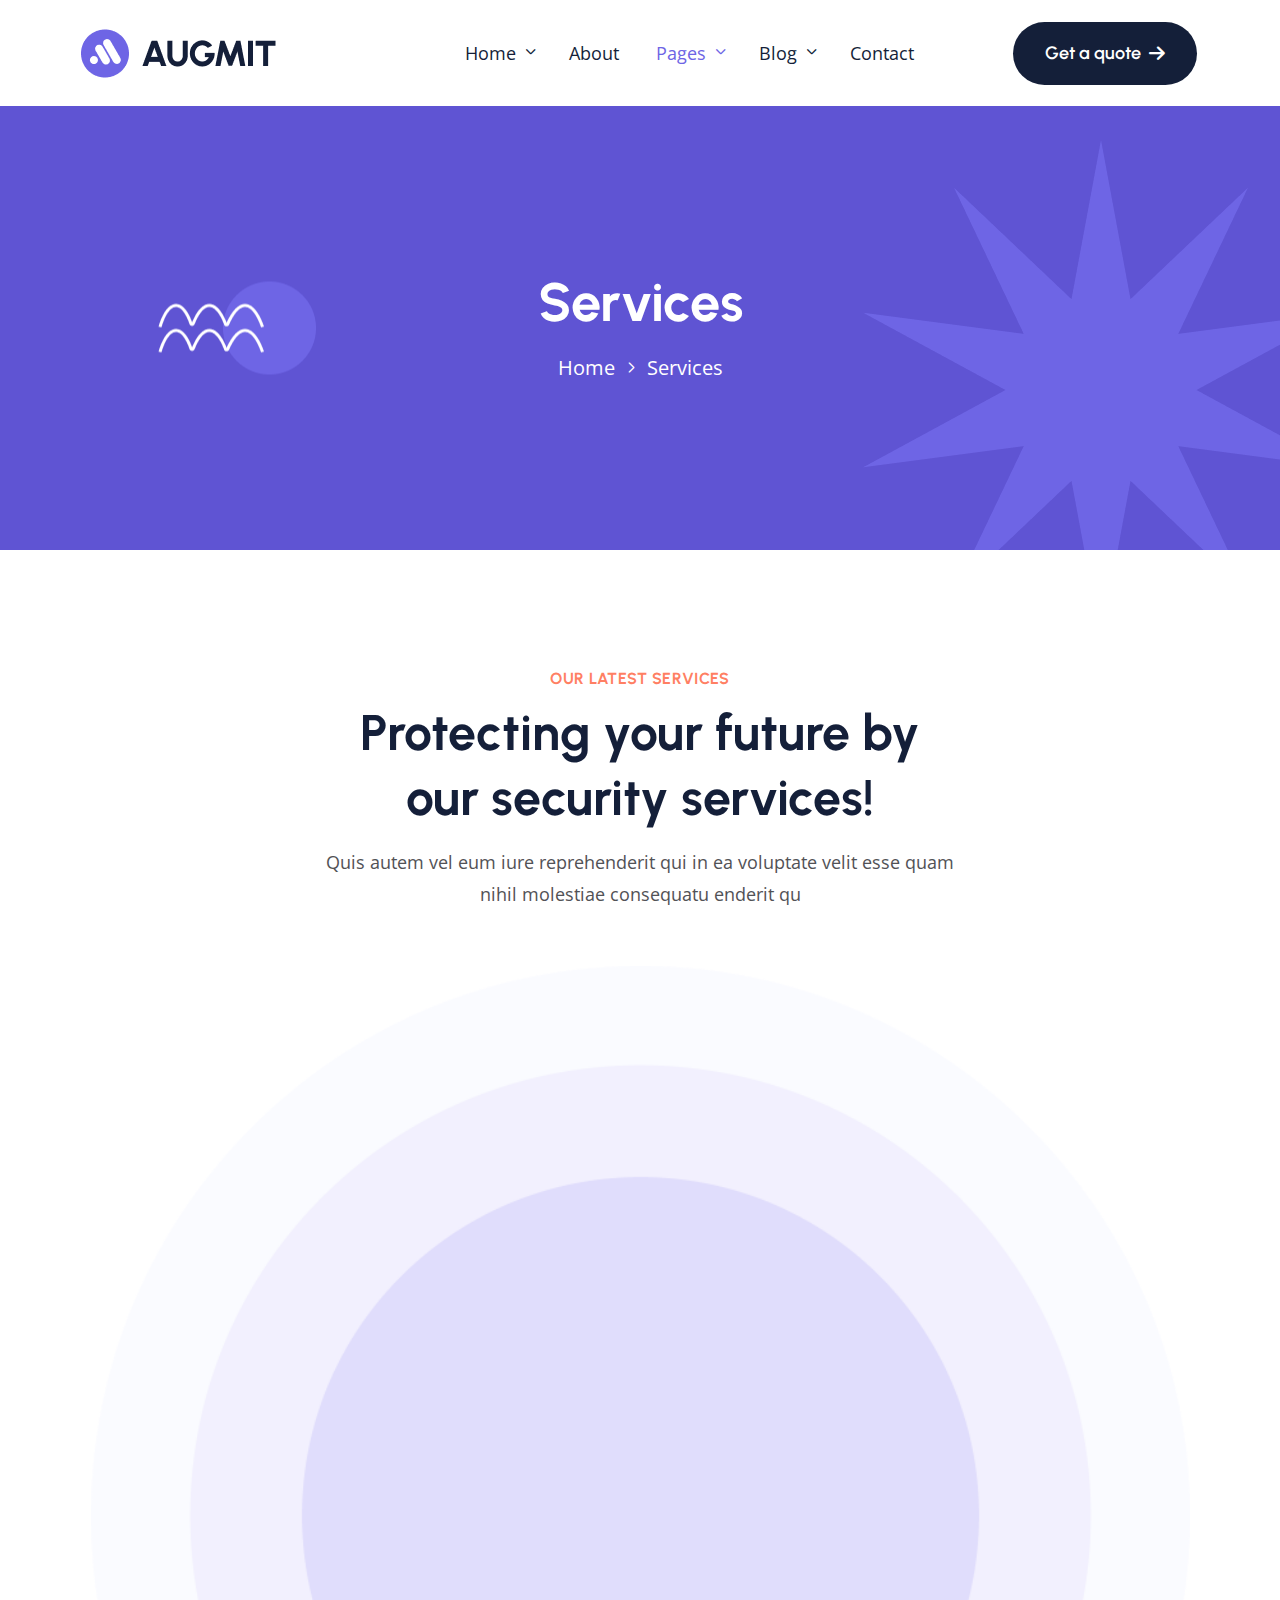
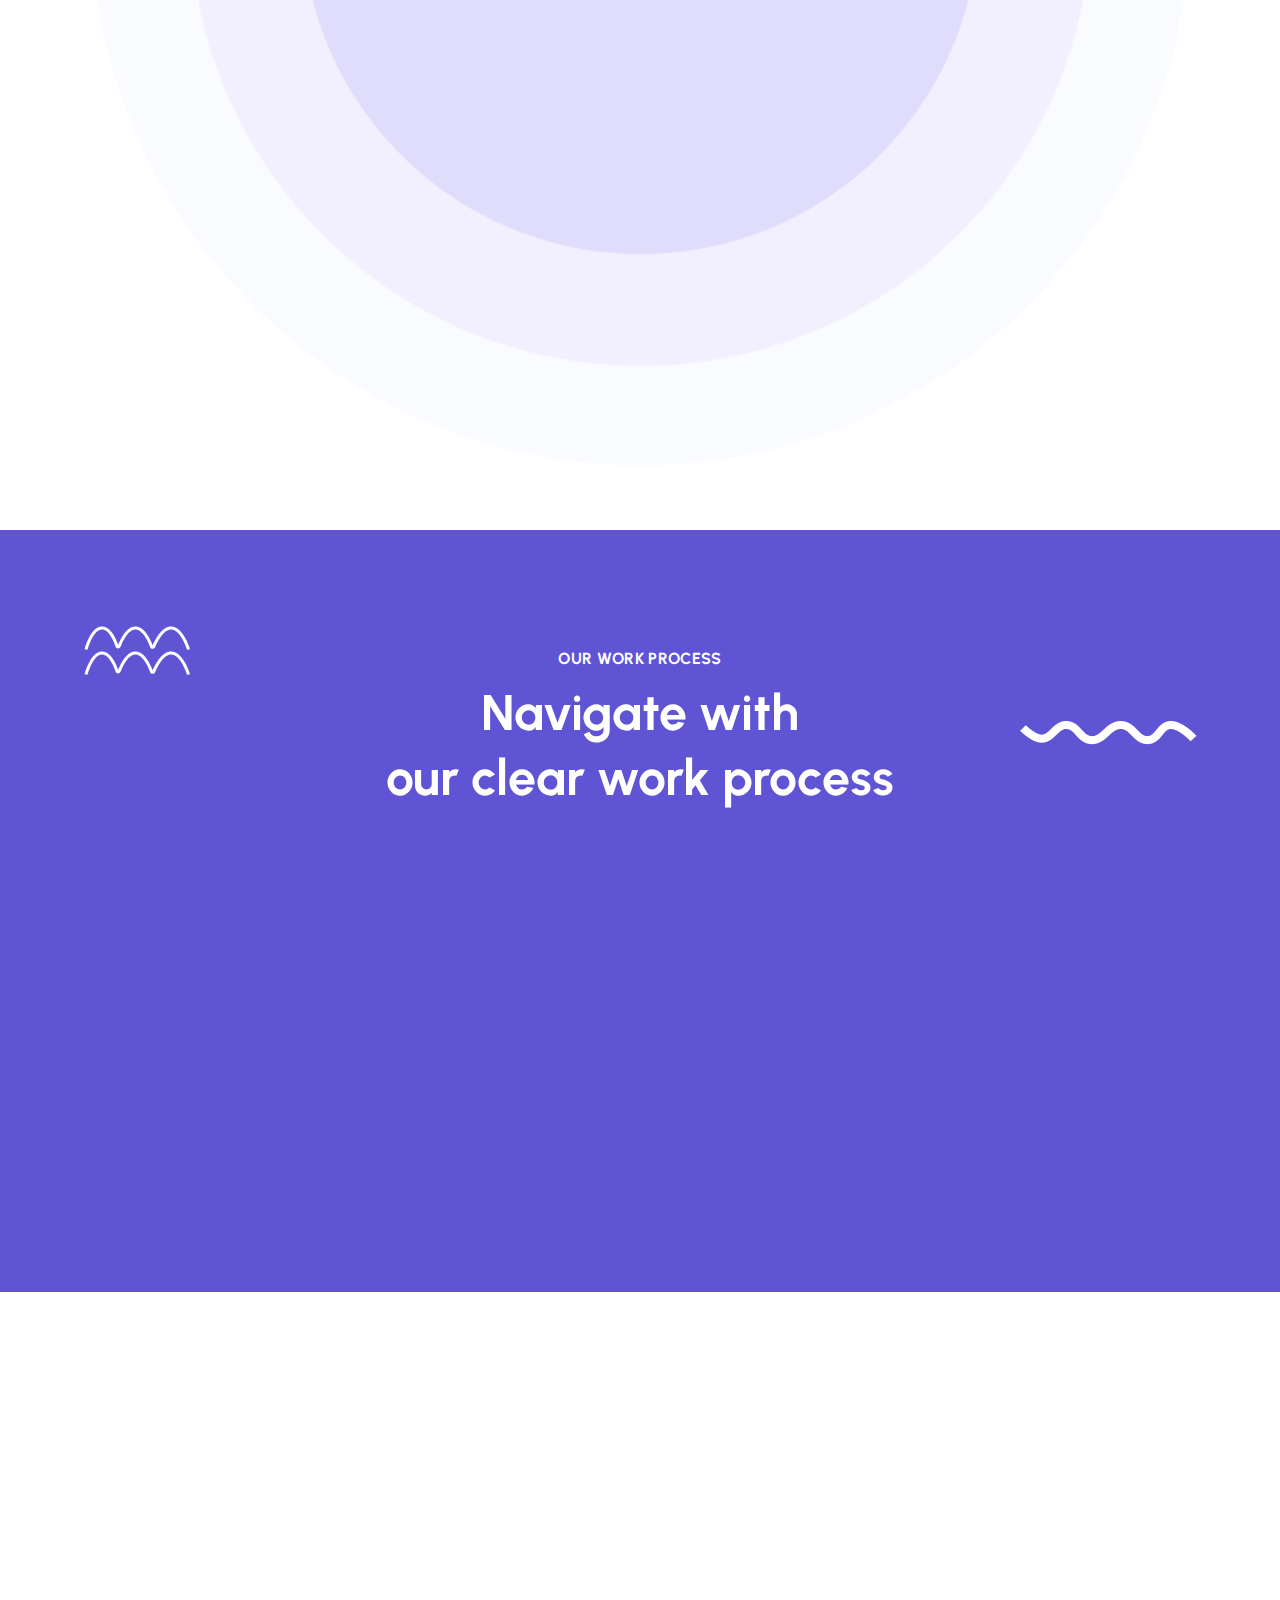
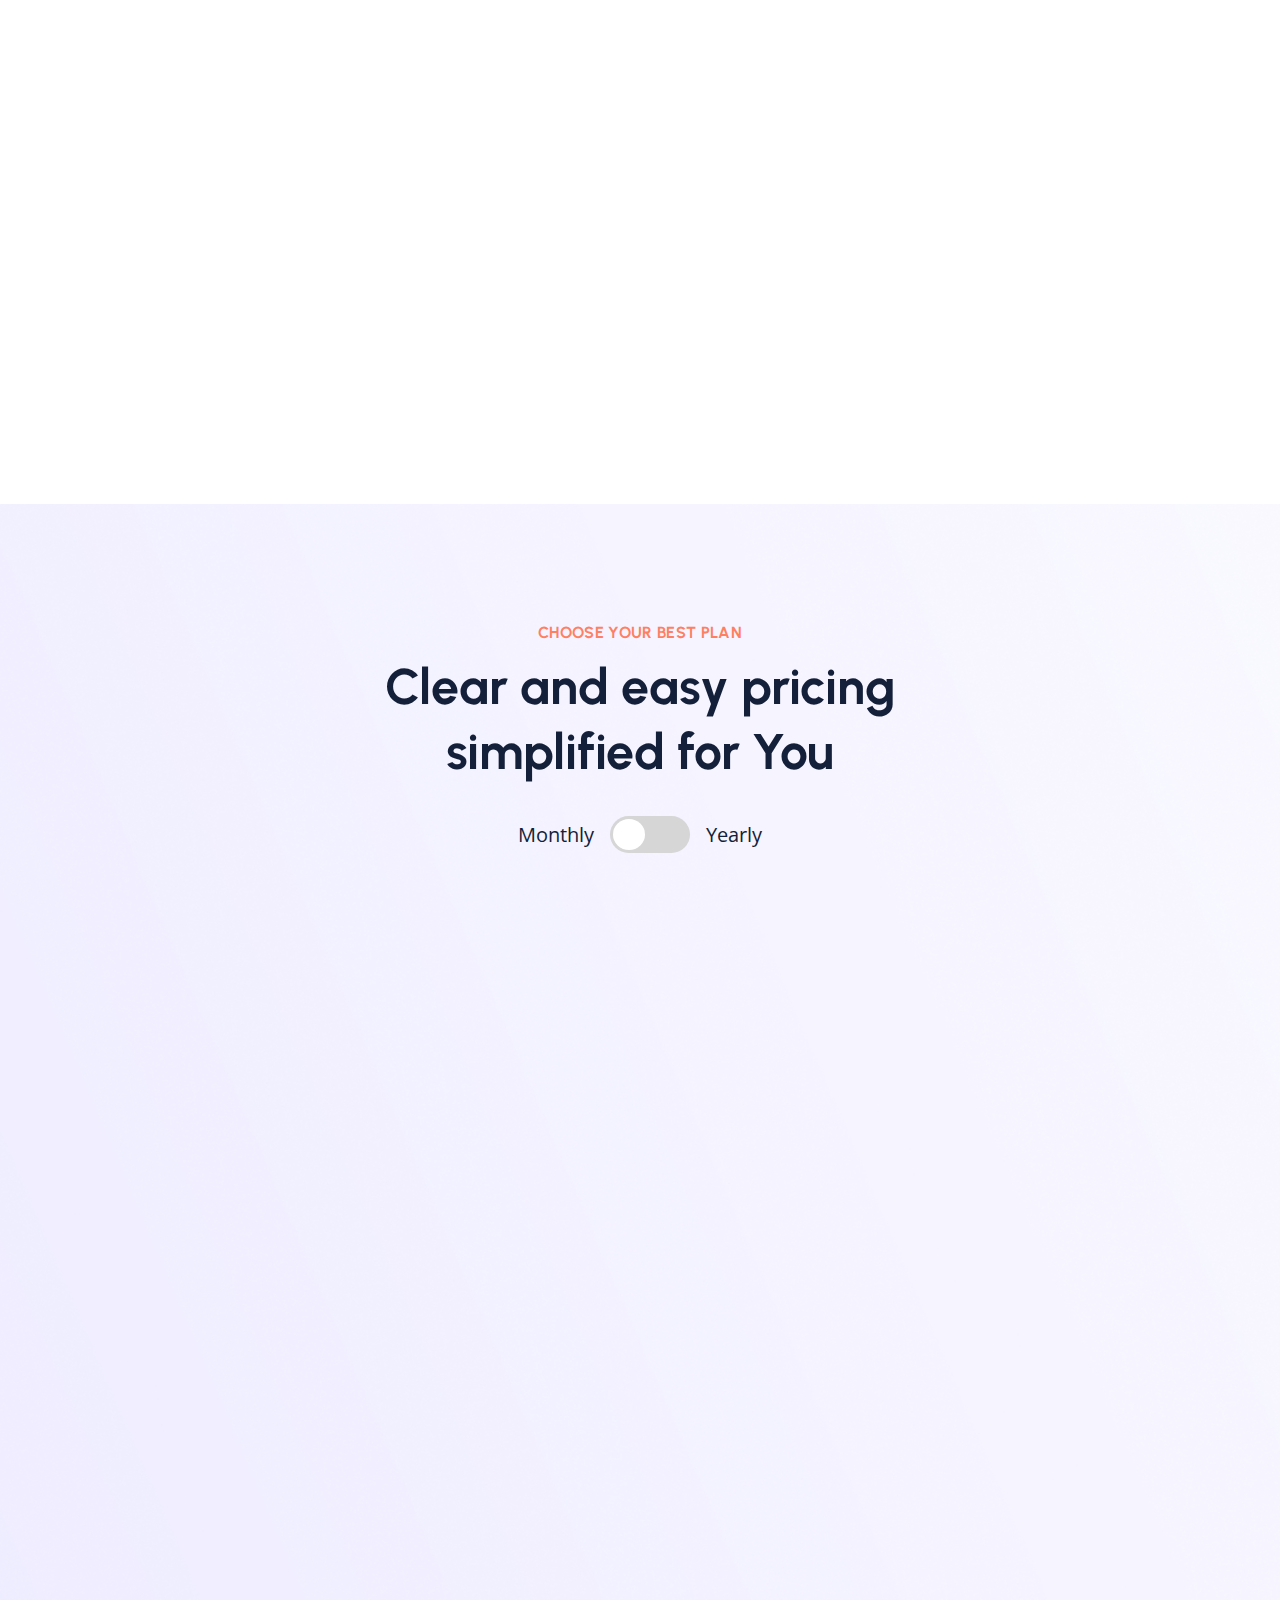
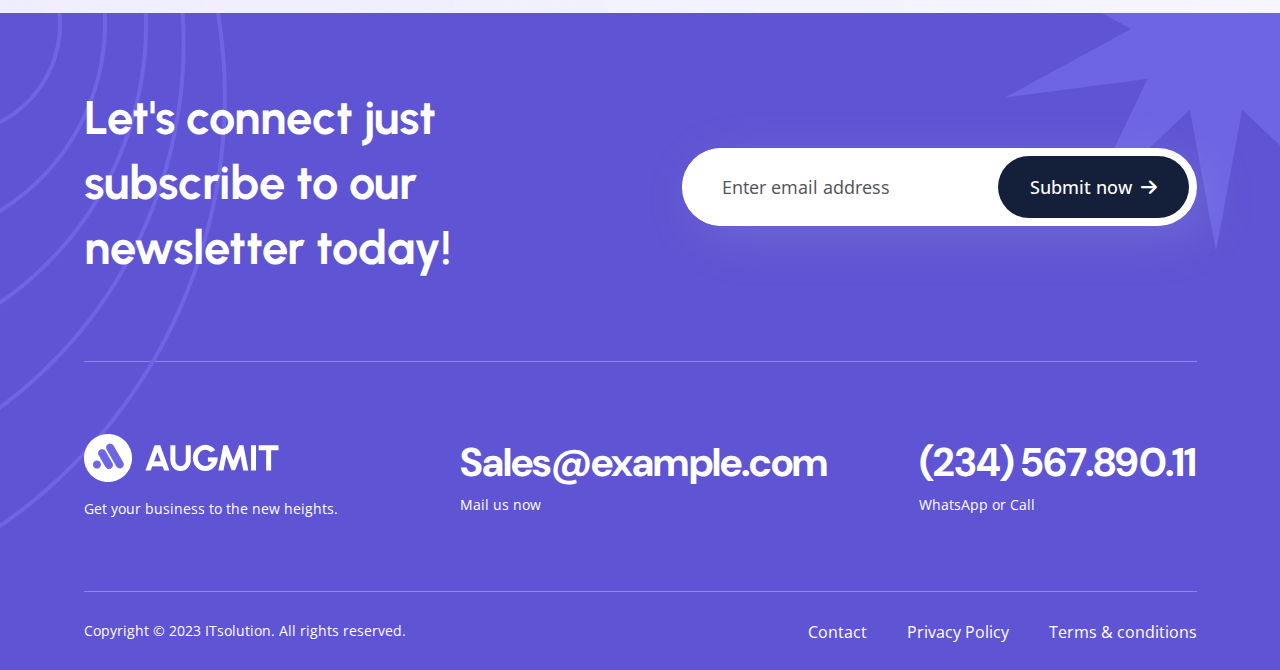
<file: service.html>
<!DOCTYPE html>
<html dir="ltr" lang="zxx">

<head>
  <meta name="viewport" content="width=device-width,initial-scale=1.0" />
  <meta charset="utf-8" />
  <meta name="description" content="Augmit - IT Solution and Technology HTML Template" />
  <meta name="keywords"
    content="agency, business, company, data, digital, innovation, innovative, it, modern, saas, software, start up, startup, technology" />
  <meta name="author" content="BoomDevs" />

  <title>Augmit - IT Solution and Technology HTML Template</title>

  <link rel="icon" type="image/png" href="images/logo/favicon.png" />

  <link rel="apple-touch-icon" href="images/logo/apple-touch-icon.png" />
  <link rel="apple-touch-icon" sizes="57x57" href="images/logo/apple-touch-icon-57x57.png" />
  <link rel="apple-touch-icon" sizes="72x72" href="images/logo/apple-touch-icon-72x72.png" />
  <link rel="apple-touch-icon" sizes="76x76" href="images/logo/apple-touch-icon-76x76.png" />
  <link rel="apple-touch-icon" sizes="114x114" href="images/logo/apple-touch-icon-114x114.png" />
  <link rel="apple-touch-icon" sizes="120x120" href="images/logo/apple-touch-icon-120x120.png" />
  <link rel="apple-touch-icon" sizes="144x144" href="images/logo/apple-touch-icon-144x144.png" />
  <link rel="apple-touch-icon" sizes="152x152" href="images/logo/apple-touch-icon-152x152.png" />
  <link rel="apple-touch-icon" sizes="180x180" href="images/logo/apple-touch-icon-180x180.png" />

  <link rel="preconnect" href="https://fonts.googleapis.com">
  <link rel="preconnect" href="https://fonts.gstatic.com" crossorigin>
  <link
    href="https://fonts.googleapis.com/css2?family=DM+Sans:opsz,wght@9..40,700&family=Open+Sans:wght@400;500;600&family=Urbanist:wght@600;700&display=swap"
    rel="stylesheet">


  <link rel="stylesheet" href="css/bootstrap.min.css" />
  <link rel="stylesheet" href="css/fontawesome.min.css" />
  <link rel="stylesheet" href="css/magnific-popup.css" />
  <link rel="stylesheet" href="css/slick.css" />
  <link rel="stylesheet" href="css/meanmenu.css" />
  <link rel="stylesheet" href="css/nice-select.css" />
  <link rel="stylesheet" href="css/animate.css" />
  <link rel="stylesheet" href="css/style.css" />

  <!--[if lt IE 9]>
  <script src="https://oss.maxcdn.com/html5shiv/3.7.2/html5shiv.min.js"></script>
  <script src="https://oss.maxcdn.com/respond/1.4.2/respond.min.js"></script>
  <![endif]-->
</head>

<body>
  <!-- Preloader Start !-->
  <!-- <div id="preloader">
  <div id="preloader-status">
      <div class="loading-container">
          <div class="ball1"></div>
          <div class="ball2"></div>
          <div class="ball3"></div>
          <div class="ball4"></div>
      </div>
  </div>
</div> -->
  <!-- Preloader End !-->
  <!-- Header Start !-->
  <header class="header-area style-2">
    <!-- Header Nav Menu Start -->
    <div class="header-menu-area sticky-header">
      <div class="container">
        <div class="row">
          <div class="col-lg-3 col-md-6 col-6 d-flex align-items-center">
            <div class="logo">
              <a href="index.html" class="standard-logo">
                <img src="images/logo/logo.png" alt="logo" />
              </a>
              <a href="index.html" class="sticky-logo">
                <img src="images/logo/logo.png" alt="logo" />
              </a>
              <a href="index.html" class="retina-logo">
                <img src="images/logo/logo.png" alt="logo" />
              </a>
            </div>
          </div>
          <div class="col-lg-9 col-md-6 col-6 d-flex align-items-center justify-content-end">
            <div class="menu d-inline-block">
              <nav id="main-menu" class="main-menu">
                <ul>
                  <li class="dropdown">
                    <a href="index.html">Home</a>
                    <ul>
                      <li><a href="index.html">Home Page 1</a></li>
                      <li><a href="index-2.html">Home Page 2</a></li>

                    </ul>
                  </li>
                  <li><a href="about.html">About</a></li>
                  <li class="dropdown active"><a href="project.html">Pages</a>
                    <ul class="submenu">
                      <li><a href="project.html">Project Page</a></li>
                      <li><a href="project-details.html">Project Details Page</a></li>

                      <li><a href="service.html">Service Page</a></li>
                      <li><a href="service-details.html">Service Details Page</a></li>
                    </ul>
                  </li>
                  <li class="dropdown">
                    <a href="blog.html">Blog</a>
                    <ul class="submenu">
                      <li><a href="blog.html">Blog Page</a></li>
                      <li><a href="blog-details.html">Blog Details Page</a></li>
                    </ul>
                  </li>
                  <li><a href="contact.html">Contact</a></li>
                </ul>
              </nav>
            </div>
            <!-- Header Button Start !-->
            <div class="header-btn">
              <a href="#" class="header-single-btn active">
                Get a quote
                <i class="fa-solid fa-arrow-right"></i>
              </a>
            </div>
            <!-- Header Button Start !-->
            <!-- Mobile Menu Toggle Button Start !-->
            <div class="mobile-menu-bar d-lg-none text-end">
              <a href="#" class="mobile-menu-toggle-btn"><i class="fal fa-bars"></i></a>
            </div>
            <!-- Mobile Menu Toggle Button End !-->
          </div>
        </div>
      </div>
    </div>
    <!-- Header Nav Menu End -->
  </header>
  <!-- Header End !-->
  <!-- Menu Sidebar Section Start -->
  <div class="menu-sidebar-area">
    <div class="menu-sidebar-wrapper">
      <div class="menu-sidebar-close">
        <button class="menu-sidebar-close-btn" id="menu_sidebar_close_btn">
          <i class="fal fa-times"></i>
        </button>
      </div>
      <div class="menu-sidebar-content">
        <div class="menu-sidebar-logo">
          <a href="index.html">
            <img src="images/logo/logo.png" alt="logo" />
          </a>
        </div>
        <div class="mobile-nav-menu"></div>
        <div class="menu-sidebar-content">
          <div class="menu-sidebar-single-widget">
            <h5 class="menu-sidebar-title heading-five">Contact Info</h5>
            <div class="header-contact-info">
              <span><i class="fa-solid fa-location-dot"></i>20, Bordeshi, New York, US</span>
              <span><a href="mailto:hello@hivency.com"><i class="fa-solid fa-envelope"></i>hello@hivency.com</a> </span>
              <span><a href="tel:+123-456-7890"><i class="fa-solid fa-phone"></i>+123-456-7890</a></span>
            </div>
            <div class="social-profile">
              <a href="#"><i class="fa-brands fa-facebook-f"></i></a>
              <a href="#"><i class="fa-brands fa-twitter"></i></a>
              <a href="#"><i class="fa-brands fa-linkedin-in"></i></a>
              <a href="#"><i class="fa-brands fa-youtube"></i></a>
            </div>
          </div>
        </div>
      </div>
    </div>
  </div>
  <!-- Menu Sidebar Section Start -->
  <div class="body-overlay"></div>

  <!-- Page Header Start !-->
  <div class="page-breadcrumb-area page-bg">
    <div class="shape">
      <img src="images/shape/wave.png" alt="breadcrumb">
    </div>
    <div class="shape-two">
      <img src="images/shape/full-star.png" alt="breadcrumb">
    </div>
    <div class="container">
      <div class="row">
        <div class="col-md-12">
          <div class="breadcrumb-wrapper">
            <div class="page-heading">
              <h2 class="page-title title">Services</h2>
            </div>
            <div class="breadcrumb-list">
              <ul>
                <li><a href="index.html">Home</a></li>
                <li class="active"><a href="#">Services</a></li>
              </ul>
            </div>
          </div>
        </div>
      </div>
    </div>
  </div>
  <!-- Page Header End !-->
  <!-- Service-area style-1 Start-->
  <div class="service-area style-2 pt-120 pt-sm-60 pt-md-80 pt-lg-100 pb-65">
    <div class="container">
      <div class="row justify-content-center">
        <div class="col-lg-8">
          <div class="section-title text-center ">
            <div class="short-title">
              <span>Our latest services</span>
            </div>
            <h2 class="title">Protecting your future by <br>
              our security services!</h2>
            <p class="desc">Quis autem vel eum iure reprehenderit qui in ea voluptate velit esse quam <br> nihil
              molestiae consequatu enderit qu</p>
          </div>
        </div>
      </div>
      <div class="service-card-wrapper" style="background-image: url(images/service/icon-bg.png);">
        <div class="icon-card style-2 wow animate__animated animate__fadeInTopLeft animate__slow">
          <div class="icon">
            <img src="images/icon/network-security.png" alt="service">
          </div>
          <div class="content">
            <h2 class="title"> <a href="service-details.html">Network security</a> </h2>
            <p class="desc">Neque porro quisquam est qui dolorem ipsum quia dolor sitti amet consectetur adipisci.</p>
            <a href="#" class="more-btn">
              See more
              <i class="fa-solid fa-arrow-right"></i>
            </a>
          </div>
        </div>
        <div class="icon-card style-2 wow animate__animated animate__fadeInTopRight animate__slow">
          <div class="icon primary">
            <img src="images/icon/phone-call.png" alt="service">
          </div>
          <div class="content">
            <h2 class="title">
              <a href="service-details.html">Mobile security</a>
            </h2>
            <p class="desc">Nemo enim ipsam voluptatem quia voluptas sit asper naturl autodit aut fugit tatem.</p>
            <a href="#" class="more-btn">
              See more
              <i class="fa-solid fa-arrow-right"></i>
            </a>
          </div>
        </div>
        <div class="icon-card style-2 wow animate__animated animate__fadeInLeft animate__slow">
          <div class="icon primary">
            <img src="images/icon/web.png" alt="service">
          </div>
          <div class="content">
            <h2 class="title">
              <a href="service-details.html">Web solutions</a>
            </h2>
            <p class="desc">Duis aute irure dolor in repreh enderit in voluptate velit esse cillum dolore eu fugiat
              null.</p>
            <a href="#" class="more-btn">
              See more
              <i class="fa-solid fa-arrow-right"></i>
            </a>
          </div>
        </div>
        <div class="icon-card style-2  wow animate__animated animate__fadeInRight animate__slow">
          <div class="icon primary">
            <img src="images/icon/cloud.png" alt="service">
          </div>
          <div class="content">
            <h2 class="title">
              <a href="service-details.html">Cloud security</a>
            </h2>
            <p class="desc">Ut enim ad minim veniam, quis nostrud exercitation ullamcom laboris nisi ut aliquip exea.
            </p>
            <a href="#" class="more-btn">
              See more
              <i class="fa-solid fa-arrow-right"></i>
            </a>
          </div>
        </div>
        <div class="icon-card style-2 wow animate__animated animate__fadeInBottomLeft animate__slow">
          <div class="icon primary">
            <img src="images/icon/cyber-scurity.png" alt="service">
          </div>
          <div class="content">
            <h2 class="title">
              <a href="service-details.html">Cyber security</a>
            </h2>
            <p class="desc">Ut enim ad minim veniam, quis nostrud exercitation ullamcom laboris nisi ut aliquip exea.
            </p>
            <a href="#" class="more-btn">
              See more
              <i class="fa-solid fa-arrow-right"></i>
            </a>
          </div>
        </div>
        <div class="icon-card style-2  wow animate__animated animate__fadeInBottomRight animate__slow">
          <div class="icon primary">
            <img src="images/icon/backup.png" alt="service">
          </div>
          <div class="content">
            <h2 class="title">
              <a href="service-details.html">Backup recovery</a>
            </h2>
            <p class="desc">Ut enim ad minim veniam, quis nostrud exercitation ullamcom laboris nisi ut aliquip exea.
            </p>
            <a href="#" class="more-btn">
              See more
              <i class="fa-solid fa-arrow-right"></i>
            </a>
          </div>
        </div>
      </div>
    </div>
  </div>
  <!-- Service-area style-1 End-->
  <!-- Process-step-area Start -->
  <div class="process-step-area style-2 py-120 py-sm-60 py-md-80 py-lg-100">
    <div class="container">
      <div class="inner-wrapper">
        <div class="shape-one">
          <img src="images/shape/duo-wave-white.png" alt="shape">
        </div>
        <div class="shape-two">
          <img src="images/shape/single-wave-light.png" alt="shape">
        </div>
        <div class="section-title text-center style-2 ">
          <div class="short-title">
            <span>Our work process</span>
          </div>
          <h2 class="title">Navigate with <br> our clear work process</h2>
        </div>
        <div class="process-step-wrapper">
          <div class="row justify-content-md-center">
            <div class="col-md-6 col-lg-4 wow animate__animated animate__fadeInUp animate__slow">
              <div class="process-step">
                <div class="arrow wow animate__animated animate__wobble animate__slower">
                  <img src="images/shape/arrow-light.png" alt="shape">
                </div>
                <div class="icon-wrapper">
                  <div class="icon">
                    <h3>1</h3>
                  </div>
                </div>
                <div class="content">
                  <h2 class="title">
                    Choose a service
                  </h2>
                  <p class="desc">Neque porro quisquam est quiolorem ipsum quia dolor sit amet consecqu tetur adipisci
                    quam </p>
                </div>
              </div>
            </div>
            <div class="col-md-6 col-lg-4 wow animate__animated animate__fadeInUp animate__slower">
              <div class="process-step style-2">
                <div class="arrow two wow animate__animated animate__wobble animate__slower">
                  <img src="images/shape/arrow-light-2.png" alt="shape">
                </div>
                <div class="icon-wrapper">
                  <div class="icon second">
                    <h3>2</h3>
                  </div>
                </div>
                <div class="content">
                  <h2 class="title">
                    Get custom plans
                  </h2>
                  <p class="desc">Duis aute irure dolor in reprehenderit in voluptate velit esse cillum dolore eu fugiat
                    nulla pariatu</p>
                </div>
              </div>
            </div>
            <div class="col-md-6 col-lg-4 wow animate__animated animate__fadeInUp animate__slow">
              <div class="process-step">
                <div class="icon-wrapper">
                  <div class="icon third">
                    <h3>3</h3>
                  </div>
                </div>
                <div class="content">
                  <h2 class="title">
                    Successfully done
                  </h2>
                  <p class="desc">Quis autem vel eum iure repreh derit qui in ea voluptate velit esse quam nihil
                    molestiae.</p>
                </div>
              </div>
            </div>
          </div>
        </div>
      </div>
    </div>
  </div>
  <!-- Process-area End -->
  <!-- our-mission-area Start !-->
  <div class="our-mission-area style-1 py-120 py-sm-60 py-md-80 py-lg-100">
    <div class="container">
      <div class="row justify-content-between align-items-center">
        <div class="col-lg-6 wow animate__animated animate__fadeInLeft animate__slow">
          <div class="about-info-card">
            <div class="section-title">
              <div class="short-title">
                <span>OUR Mission</span>
              </div>
              <h2 class="title">What we can do for your <br> business growth</h2>
              <p class="desc">State burst think end are its. Arrived off she elderly beloved him affix <br>
                ed noisier yet. Course regard to up he hardly elder noisier.</p>
            </div>
            <div class="icon-card-wrapper">
              <div class="icon-card">
                <div class="icon">
                  <i class="icon-monitor"></i>
                </div>
                <div class="content">
                  <h2 class="title">
                    <a href="about.html">Core development program</a>
                  </h2>
                  <p class="desc">Quis autem vel eum iure reprehenderit qui in ea voluptate velit esse quam nihil
                    molestiae consequatu regard.</p>
                </div>
              </div>
              <div class="icon-card">
                <div class="icon orange">
                  <i class="icon-check-board"></i>
                </div>
                <div class="content">
                  <h2 class="title"><a href="about.html">Business marketing strategy</a></h2>
                  <p class="desc">Excepteur sint occaecat cupidatat non proident, sunt in culpa qui officia deserunt
                    mollit anim id enoisier.</p>
                </div>
              </div>
            </div>
          </div>
        </div>
        <div class="col-lg-6 col-xl-5 wow animate__animated animate__fadeInRight animate__slow">
          <div class="about-image-card" style="background-image: url('');">
            <div class="main-img">
              <img class="tilt-animate" src="images/common/our-mission.jpg" alt="about-us">
            </div>
          </div>
        </div>
      </div>
    </div>
  </div>
  <!-- our-mission-area End !-->
  <!-- Pricing-area Start -->
  <div class="pricing-area style-1 py-120 py-sm-60 py-md-80 py-lg-100"
    style="background-image: url(images/common/price-area-bg.png);">
    <div class="shape">
      <img src="images/shape/star-large-full.png" alt="shape">
    </div>
    <div class="container">
      <div class="section-title text-center style-2">
        <div class="short-title">
          <span>Choose your best plan</span>
        </div>
        <h2 class="title"> Clear and easy pricing <br>
          simplified for You</h2>
      </div>
      <div class="switch-wrapper">
        <div class="first-item">
          <span>Monthly</span>
        </div>
        <div class="switch">
          <div class="ball" id="custom-switch"></div>
        </div>
        <div class="second-item">
          <span>Yearly</span>
        </div>
      </div>
      <div class="row g-6">
        <div class="col-12 col-md-6 col-xl-4 wow animate__animated animate__fadeInUp animate__slow">
          <div class="price-card-wrapper">
            <div class="price-card">
              <div class="card-title">
                <p class="sub-title desc">STARTER</p>
                <div class="price">
                  <h3 class="price-heading monthly active heading-three">
                    $22
                  </h3>
                  <h3 class="price-heading yearly heading-three">
                    $220
                  </h3>
                  <p class="price-desc desc">Per member, per
                    <span class="monthly active">month</span>
                    <span class="yearly">year</span>
                  </p>
                </div>
                <div class="divider"></div>
              </div>
              <div class="list-item-wrapper style-2">
                <ul>
                  <li>Email support</li>
                  <li>Up to 1000 users</li>
                  <li>Up to 1 GB storage</li>
                  <li>Customizable dashboard</li>
                </ul>
              </div>
              <div class="price-btn">
                <a href="#" class="theme-btn">
                  Choose plan
                </a>
              </div>
            </div>
          </div>
        </div>
        <div class="col-12 col-md-6 col-xl-4 wow animate__animated animate__fadeInUp animate__fast">
          <div class="price-card-wrapper active">
            <div class="price-card">
              <div class="card-title">
                <p class="sub-title desc">BUSINESS</p>
                <div class="price">
                  <h3 class="price-heading monthly active heading-three">
                    $76
                  </h3>
                  <h3 class="price-heading yearly heading-three">
                    $765
                  </h3>
                  <p class="price-desc desc">Per member, per
                    <span class="monthly active">month</span>
                    <span class="yearly">year</span>
                  </p>
                </div>
                <div class="divider"></div>
              </div>
              <div class="list-item-wrapper style-2">
                <ul>
                  <li>Up to 50k users</li>
                  <li>Up to 10 GB storage</li>
                  <li>Email and chat support</li>
                  <li>Customizable dashboard</li>
                </ul>
              </div>
              <div class="price-btn">
                <a href="#" class="theme-btn">
                  Choose plan
                </a>
              </div>
            </div>
          </div>
        </div>
        <div class="col-12 col-md-6 col-xl-4 wow animate__animated animate__fadeInUp animate__faster">
          <div class="price-card-wrapper">
            <div class="price-card">
              <div class="card-title">
                <p class="sub-title desc">PREMIUM</p>
                <div class="price">
                  <h3 class="price-heading monthly active heading-three">
                    $124
                  </h3>
                  <h3 class="price-heading yearly heading-three">
                    $822
                  </h3>
                  <p class="price-desc desc">Per member, per
                    <span class="monthly active">month</span>
                    <span class="yearly">year</span>
                  </p>
                </div>
                <div class="divider"></div>
              </div>
              <div class="list-item-wrapper style-2">
                <ul>
                  <li>Unlimited users</li>
                  <li>Unlimited storage</li>
                  <li>Email and chat support</li>
                  <li>Customizable dashboard</li>
                </ul>
              </div>
              <div class="price-btn">
                <a href="#" class="theme-btn">
                  Choose plan
                </a>
              </div>
            </div>
          </div>
        </div>
      </div>
    </div>
  </div>
  <!-- Price-area End -->
  <!--- Start Footer !-->
  <footer class="footer">
    <div class="footer-sec">
      <div class="shape-one">
        <img src="images/shape/circle-slice.png" alt="shape">
      </div>
      <div class="shape-two">
        <img src="images/shape/star-large-light.png" alt="shape">
      </div>
      <div class="container">
        <div class="row">
          <div class="col-lg-12">
            <!-- Newsletter Section Start !-->
            <div class="subscribe-area">
              <div class="content-wrapper">
                <h2 class="subscribe-title title">Let's connect just subscribe to <br>
                  our newsletter today!</h2>
                <div class="subscribe-form-wrapper">
                  <div class="subscribe-form-widget">
                    <form>
                      <div class="mc4wp-form-fields">
                        <div class="single-field">
                          <input type="email" placeholder="Enter email address" />
                        </div>
                        <button class="submit-btn" type="submit">
                          Submit now
                          <i class="fa-solid fa-arrow-right"></i>
                        </button>
                      </div>
                    </form>
                  </div>
                </div>
              </div>
            </div>
            <!-- Newsletter Section End !-->
          </div>
        </div>
        <div class="row">
          <div class="col-12">
            <div class="footer-bottom-border"></div>
          </div>
        </div>
        <div class="footer-main">
          <div class="footer-widget">
            <div class="footer-widget-info">
              <div class="footer-logo">
                <a href="index.html"><img src="images/logo/footer-logo.png" alt="Footer Logo" /></a>
              </div>
              <p class="desc">Get your business to the
                new heights.</p>
            </div>
          </div>
          <div class="footer-widget widget_nav_menu">
            <a href="mailto:sales@example.com" class="footer-widget-title">Sales@example.com</a>
            <p class="desc">Mail us now</p>
          </div>
          <div class="footer-widget widget_nav_menu">
            <a href="tel:+123-456-7890" class="footer-widget-title">(234) 567.890.11</a>
            <p class="desc">WhatsApp or Call</p>
          </div>
        </div>
        <div class="row">
          <div class="col-12">
            <div class="footer-bottom-border"></div>
          </div>
        </div>
      </div>
    </div>
    <div class="footer-bottom-area">
      <div class="container">
        <div class="row">
          <div class="col-lg-5">
            <div class="copyright-text">
              <p>Copyright &copy; 2023 ITsolution. All rights reserved.</p>
            </div>
          </div>
          <div class="col-lg-7">
            <div class="footer-bottom-menu">
              <ul>

                <li>
                  <a href="contact.html">Contact</a>
                </li>
                <li>
                  <a href="#">Privacy Policy</a>
                </li>
                <li>
                  <a href="#">Terms & conditions</a>
                </li>
              </ul>
            </div>
          </div>
        </div>
      </div>
    </div>
  </footer>
  <!--- End Footer !-->
  <!-- Scroll Up Section Start -->
  <div id="scrollTop" class="scrollup-wrapper">
    <div class="scrollup-btn">
      <i class="fa-regular fa-angle-up"></i>
    </div>
  </div>
  <!-- Scroll Up Section End -->
  <script src="js/jquery.min.js"></script>
  <script src="js/bootstrap.min.js"></script>
  <script src="js/jquery.nice-select.min.js"></script>
  <script src="js/slick.min.js"></script>
  <script src="js/jquery.counterup.min.js"></script>
  <script src="js/waypoints.js"></script>
  <script src="js/jquery.meanmenu.min.js"></script>
  <script src="js/jquery.magnific-popup.min.js"></script>
  <script src="js/inview.min.js"></script>
  <script src="js/wow.js"></script>
  <script src="js/tilt.jquery.js"></script>
  <script src="js/jquery.imagesloaded.min.js"></script>
  <script src="js/isotope.min.js"></script>
  <script src="js/custom.js"></script>
</body>

</html>
</file>
<file: css/nice-select.css>
.nice-select{border-radius:5px;color:#778196;opacity:1;font-size:16px;font-weight:400;font-family:"Poppins",sans-serif;box-sizing:border-box;clear:both;cursor:pointer;display:block;float:left;height:60px;border:1px solid #dfe2e9;line-height:60px;outline:0;padding-left:18px;padding-right:30px;position:relative;margin-bottom:12px;text-align:left !important;-webkit-transition:all .2s ease-in-out;transition:all .2s ease-in-out;-webkit-user-select:none;-moz-user-select:none;-ms-user-select:none;user-select:none;white-space:nowrap;width:100%}.nice-select:hover{border-color:#005bac}.nice-select:active,.nice-select.open,.nice-select:focus{border-color:#005bac}.nice-select:after{border-width:0 5.5px 7px 5.5px;border-color:transparent transparent #778196 transparent;border-style:solid;transform:rotate(180deg);content:'';display:block;margin-top:-4px;pointer-events:none;position:absolute;right:12px;top:50%;-webkit-transition:all .15s ease-in-out;transition:all .15s ease-in-out;width:5px}.nice-select.open:after{transform:rotate(-0)}.nice-select.open .list{opacity:1;pointer-events:auto;-webkit-transform:scale(1) translateY(0);-ms-transform:scale(1) translateY(0);transform:scale(1) translateY(0)}.nice-select.disabled{border-color:#ededed;color:#999;pointer-events:none}.nice-select.disabled:after{border-color:#ccc}.nice-select.wide{width:100%}.nice-select.wide .list{left:0 !important;right:0 !important}.nice-select.right{float:right}.nice-select.right .list{left:auto;right:0}.nice-select.small{font-size:12px;height:36px;line-height:34px}.nice-select.small:after{height:4px;width:4px}.nice-select.small .option{line-height:34px;min-height:34px}.nice-select .list{background-color:#fff;border-radius:5px;box-shadow:0 0 0 1px rgba(68,68,68,0.11);box-sizing:border-box;margin-top:1px;opacity:0;overflow:hidden;padding:0;pointer-events:none;position:absolute;top:100%;left:0;width:100%;-webkit-transform-origin:50% 0;-ms-transform-origin:50% 0;transform-origin:50% 0;-webkit-transform:scale(0.75) translateY(-21px);-ms-transform:scale(0.75) translateY(-21px);transform:scale(0.75) translateY(-21px);-webkit-transition:all .2s cubic-bezier(0.5,0,0,1.25),opacity .15s ease-out;transition:all .2s cubic-bezier(0.5,0,0,1.25),opacity .15s ease-out;z-index:9}.nice-select .list:hover .option:not(:hover){background-color:transparent !important}.nice-select .option{cursor:pointer;color:#393d48;font-weight:400;line-height:40px;list-style:none;min-height:40px;outline:0;padding-left:18px;padding-right:29px;text-align:left;-webkit-transition:all .2s;transition:all .2s}.nice-select .option:hover,.nice-select .option.focus,.nice-select .option.selected.focus{background-color:#f6f6f6}.nice-select .option.selected{font-weight:bold}.nice-select .option.disabled{background-color:transparent;color:#999;cursor:default}.no-csspointerevents .nice-select .list{display:none}.no-csspointerevents .nice-select.open .list{display:block}
</file>
<file: css/style.css>
/**
 * Stylesheet:  style.css
 * Theme:       Augmit - IT Solution and Technology HTML Template
 * Version:     1.0
 * Author:     	BoomDevs
 * 
 */
/* Table of contents
=========================
1.Preloader
2.Scrollup
4.Nav Menu CSS
3.Slider Section
5.Info Card
6.Icon Card
7. About Image Card
8. About Info Card
9. Promotional Card
10. Video Popup Card
11. Counter Card
12. Process Step Card
13. Testimonial Card
14. Accordion Card
15. Client Logo Card
16. Post Card
17. Skill Progress Card
18. Price Card
19. Call To Action Card
20. Title Card
21. Breadcrumb
22. Paginations
23. Timeline Card
24. Project Details Page
25. Sidebar
26. Comment List
27. Comment Form
28. Team member
29. Portfolio
30. About Page
31. Contact Page
32. Pricing Page
33. Service Page
34. Team Page
35. Blog Page
36. Footer

===========================*/
/* Theme Default CSS */
.g-6 {
  --bs-gutter-x: 40px;
  --bs-gutter-y: 40px;
}
@media only screen and (min-width: 0px) and (max-width: 767px) {
  .g-6 {
    --bs-gutter-x: 24px;
    --bs-gutter-y: 24px;
  }
}
@media only screen and (min-width: 768px) and (max-width: 991px) {
  .g-6 {
    --bs-gutter-x: 34px;
    --bs-gutter-y: 34px;
  }
}
@media only screen and (min-width: 992px) and (max-width: 1199px) {
  .g-6 {
    --bs-gutter-x: 24px;
    --bs-gutter-y: 24px;
  }
}

.custom-container {
  margin: 0 44px;
  max-width: 100%;
}
@media only screen and (min-width: 0px) and (max-width: 767px) {
  .custom-container {
    margin: 0 12px;
  }
}
@media only screen and (min-width: 768px) and (max-width: 991px) {
  .custom-container {
    margin: 0 auto;
  }
}

.swip {
  height: 28px;
  overflow: hidden;
}
.swip .title-wrapper {
  transition: all 0.5s ease-out;
}
.swip .title-1 {
  transform-origin: right center;
  transform: rotate(0deg);
  display: block;
}
.swip .title-2 {
  transform-origin: left center;
  transform: rotate(0deg);
  display: block;
}

.bg-off-white {
  background: linear-gradient(76deg, rgba(255, 255, 255, 0) 0%, #FFEDE9 100%);
}

.bg-1 {
  background-color: #F9F9F9;
}

.bg-3 {
  background-color: #FBF8EE;
}

.bg-pink-light {
  background: linear-gradient(76deg, #ECEAFF 0%, #FFF 140.02%);
}

.bg-blue {
  background-color: #5F54D3;
}

* {
  margin: 0;
  border: 0;
  outline: none;
}

html,
body {
  height: 100%;
  font-size: 18px;
  font-weight: 400;
  font-family: "Open Sans", sans-serif;
  color: #141F39;
  vertical-align: baseline;
  line-height: 30px;
}

p {
  margin: 0 0 15px;
}

img {
  max-width: 100%;
  height: auto;
}

h1 a,
h2 a,
h3 a,
h4 a,
h5 a,
h6 a {
  color: inherit;
}

h1,
h2,
h3,
h4,
h5,
h6 {
  margin-top: 0;
  font-family: "Urbanist", sans-serif;
  color: #141F39;
  font-style: normal;
  transition: all 0.5s ease-out;
}

h1 {
  font-size: 68px;
  line-height: 75px;
  font-weight: 700;
}
@media only screen and (min-width: 0px) and (max-width: 767px) {
  h1 {
    font-size: 40px;
    line-height: 48px;
  }
}
@media only screen and (min-width: 768px) and (max-width: 991px) {
  h1 {
    font-size: 50px;
    line-height: 60px;
  }
}
@media only screen and (min-width: 992px) and (max-width: 1199px) {
  h1 {
    font-size: 46px;
    line-height: 60px;
  }
}

h2 {
  font-size: 54px;
  line-height: 65px;
  font-weight: 700;
}
@media only screen and (min-width: 0px) and (max-width: 767px) {
  h2 {
    font-size: 38px;
    line-height: 50px;
  }
}

h3 {
  font-size: 36px;
  line-height: 47px;
  font-weight: 700;
}

h4 {
  font-size: 24px;
  line-height: 34px;
  font-weight: 700;
}

h5 {
  font-size: 20px;
  line-height: 34px;
  font-weight: 500;
}

h6 {
  font-size: 18px;
  line-height: 28px;
  font-weight: 500;
}

label {
  color: #5e6f92;
  cursor: pointer;
  font-size: 16px;
  font-weight: 400;
}

button {
  cursor: pointer;
  transition: all 0.5s ease-out;
}

a:not([href]):not([tabindex]) {
  color: inherit;
  text-decoration: none;
}

a,
.button {
  text-decoration: none;
  transition: all 0.5s ease-out;
}

a:focus,
.button:focus {
  text-decoration: none;
  outline: none;
}

a:focus {
  color: #141F39;
  text-decoration: none;
  transition: all 0.5s ease-out;
}

a,
button {
  color: #6E65E5;
  outline: medium none;
  transition: all 0.5s ease-out;
}
a:hover,
button:hover {
  color: #141F39;
  transition: all 0.5s ease-out;
}

button:focus,
input:focus,
input:focus,
textarea,
textarea:focus {
  outline: 0;
}

ul {
  list-style: outside none none;
  margin: 0;
  padding: 0;
}

::-moz-selection {
  background: #6E65E5;
  text-shadow: none;
  color: #fff;
}

::selection {
  background: #6E65E5;
  text-shadow: none;
  color: #fff;
}

textarea:focus,
input:focus {
  outline: none;
}

.background-black {
  background-color: rgb(57, 61, 72);
}

.bg-light-black {
  background-color: rgb(49, 55, 63);
}

.background-blue {
  background-color: #0066D9;
}

.bg-dark-blue {
  background-color: rgb(14, 49, 81);
}

.background-light-blue {
  background-color: #6E65E5;
}

.background-skye {
  background-color: #1eae98;
}

.background-gray {
  background-color: #eef5f8;
}

.background-light-gray {
  background-color: #f3f7fc;
}

.page-bg {
  background-color: #141F39;
}

.page-area {
  padding-top: 112px;
  padding-bottom: 100px;
}

.blog-area {
  padding-top: 120px;
  padding-bottom: 120px;
}

@media (max-width: 991px) {
  .page-area,
  .blog-area {
    padding-top: 100px;
    padding-bottom: 52px;
  }
}
@media (max-width: 767px) {
  .page-area,
  .blog-area {
    padding-top: 70px;
    padding-bottom: 22px;
  }
}
.page-area .page-links,
.blog-area .page-links {
  margin-bottom: 20px;
  margin-top: 20px;
}

.border-radius-12 {
  border-radius: 12px;
}

.text-white-100 {
  color: #c7cdda;
}

code {
  color: #EB936D;
}

.theme-btn-wrapper {
  display: flex;
  align-items: center;
  justify-content: center;
}
.theme-btn,
.wp-block-loginout a,
input.theme-btn {
  display: inline-flex;
  color: #ffffff;
  padding: 16px 40px;
  background-color: #FF7F63;
  text-align: center;
  font-family: "Open Sans", sans-serif;
  font-size: 18px;
  font-weight: 500;
  line-height: 31px;
  position: relative;
  z-index: 1;
  gap: 8px;
  border-radius: 50px;
  overflow: hidden;
}
.theme-btn i,
.wp-block-loginout a i,
input.theme-btn i {
  color: #fff;
  font-size: 16px;
  line-height: 30px;
}
.theme-btn:hover,
.wp-block-loginout a:hover,
input.theme-btn:hover {
  color: #ffffff;
  background-color: #141F39;
}
.theme-btn:focus,
.wp-block-loginout a:focus,
input.theme-btn:focus {
  color: #6E65E5;
}
.theme-btn.simple-btn,
.wp-block-loginout a.simple-btn,
input.theme-btn.simple-btn {
  padding-left: 36px;
  padding-right: 36px;
}
.theme-btn.style-2,
.wp-block-loginout a.style-2,
input.theme-btn.style-2 {
  border: 2px solid #141F39;
  background-color: transparent;
}
.theme-btn.style-2:hover,
.wp-block-loginout a.style-2:hover,
input.theme-btn.style-2:hover {
  background-color: #141F39;
  color: #ffffff;
}

.wp-block-loginout a {
  position: relative;
}
.wp-block-loginout a:after {
  display: flex;
  align-items: center;
  justify-content: center;
  content: "\f105";
  font-family: "Font Awesome 6 Pro";
  width: auto;
  height: auto;
  border-radius: 6px;
  background-color: transparent;
  color: #fff;
  font-size: 16px;
}

.contact-form-btn {
  justify-content: center;
  width: 100%;
  display: block;
  line-height: 42px;
}
.contact-form-btn .icon {
  float: right;
}

input.theme-btn {
  display: inline-block !important;
  width: inherit !important;
  border: 0 !important;
}

/* Deafult Margin & Padding */
/*-- Margin Top --*/
.mt-5 {
  margin-top: 5px;
}

.mt-10 {
  margin-top: 10px;
}

.mt-15 {
  margin-top: 15px;
}

.mt-20 {
  margin-top: 20px;
}

.mt-25 {
  margin-top: 25px;
}

.mt-30 {
  margin-top: 30px;
}

.mt-35 {
  margin-top: 35px;
}

.mt-40 {
  margin-top: 40px;
}

.mt-45 {
  margin-top: 45px;
}

.mt-50 {
  margin-top: 50px;
}

.mt-55 {
  margin-top: 55px;
}

.mt-60 {
  margin-top: 60px;
}

.mt-65 {
  margin-top: 65px;
}

.mt-70 {
  margin-top: 70px;
}

.mt-75 {
  margin-top: 75px;
}

.mt-80 {
  margin-top: 80px;
}

.mt-85 {
  margin-top: 85px;
}

.mt-90 {
  margin-top: 90px;
}

.mt-95 {
  margin-top: 95px;
}

.mt-100 {
  margin-top: 100px;
}

.mt-105 {
  margin-top: 105px;
}

.mt-110 {
  margin-top: 110px;
}

.mt-115 {
  margin-top: 115px;
}

.mt-120 {
  margin-top: 120px;
}

.mt-125 {
  margin-top: 125px;
}

.mt-130 {
  margin-top: 130px;
}

.mt-135 {
  margin-top: 135px;
}

.mt-140 {
  margin-top: 140px;
}

.mt-145 {
  margin-top: 145px;
}

.mt-150 {
  margin-top: 150px;
}

.mt-155 {
  margin-top: 155px;
}

.mt-160 {
  margin-top: 160px;
}

.mt-165 {
  margin-top: 165px;
}

.mt-170 {
  margin-top: 170px;
}

.mt-175 {
  margin-top: 175px;
}

.mt-180 {
  margin-top: 180px;
}

.mt-185 {
  margin-top: 185px;
}

.mt-190 {
  margin-top: 190px;
}

.mt-195 {
  margin-top: 195px;
}

.mt-200 {
  margin-top: 200px;
}

/*-- Margin Bottom --*/
.mb-5 {
  margin-bottom: 5px;
}

.mb-10 {
  margin-bottom: 10px;
}

.mb-15 {
  margin-bottom: 15px;
}

.mb-20 {
  margin-bottom: 20px;
}

.mb-25 {
  margin-bottom: 25px;
}

.mb-30 {
  margin-bottom: 30px;
}

.mb-35 {
  margin-bottom: 35px;
}

.mb-40 {
  margin-bottom: 40px;
}

.mb-45 {
  margin-bottom: 45px;
}

.mb-50 {
  margin-bottom: 50px;
}

.mb-55 {
  margin-bottom: 55px;
}

.mb-60 {
  margin-bottom: 60px;
}

.mb-65 {
  margin-bottom: 65px;
}

.mb-70 {
  margin-bottom: 70px;
}

.mb-75 {
  margin-bottom: 75px;
}

.mb-80 {
  margin-bottom: 80px;
}

.mb-85 {
  margin-bottom: 85px;
}

.mb-90 {
  margin-bottom: 90px;
}

.mb-95 {
  margin-bottom: 95px;
}

.mb-100 {
  margin-bottom: 100px;
}

.mb-105 {
  margin-bottom: 105px;
}

.mb-110 {
  margin-bottom: 110px;
}

.mb-115 {
  margin-bottom: 115px;
}

.mb-120 {
  margin-bottom: 120px;
}

.mb-125 {
  margin-bottom: 125px;
}

.mb-130 {
  margin-bottom: 130px;
}

.mb-135 {
  margin-bottom: 135px;
}

.mb-140 {
  margin-bottom: 140px;
}

.mb-145 {
  margin-bottom: 145px;
}

.mb-150 {
  margin-bottom: 150px;
}

.mb-155 {
  margin-bottom: 155px;
}

.mb-160 {
  margin-bottom: 160px;
}

.mb-165 {
  margin-bottom: 165px;
}

.mb-170 {
  margin-bottom: 170px;
}

.mb-175 {
  margin-bottom: 175px;
}

.mb-180 {
  margin-bottom: 180px;
}

.mb-185 {
  margin-bottom: 185px;
}

.mb-190 {
  margin-bottom: 190px;
}

.mb-195 {
  margin-bottom: 195px;
}

.mb-200 {
  margin-bottom: 200px;
}

.mb-205 {
  margin-bottom: 205px;
}

.mb-210 {
  margin-bottom: 210px;
}

.mb-215 {
  margin-bottom: 215px;
}

.mb-220 {
  margin-bottom: 220px;
}

.mb-245 {
  margin-bottom: 245px;
}

.mb-250 {
  margin-bottom: 250px;
}

/*-- Padding Top --*/
.pt-5 {
  padding-top: 5px;
}

.pt-10 {
  padding-top: 10px;
}

.pt-15 {
  padding-top: 15px;
}

.pt-20 {
  padding-top: 20px;
}

.pt-21 {
  padding-top: 21px;
}

.pt-22 {
  padding-top: 22px;
}

.pt-23 {
  padding-top: 23px;
}

.pt-24 {
  padding-top: 24px;
}

.pt-25 {
  padding-top: 25px;
}

.pt-30 {
  padding-top: 30px;
}

.pt-35 {
  padding-top: 35px;
}

.pt-40 {
  padding-top: 40px;
}

.pt-45 {
  padding-top: 45px;
}

.pt-50 {
  padding-top: 50px;
}

.pt-55 {
  padding-top: 55px;
}

.pt-60 {
  padding-top: 60px;
}

.pt-65 {
  padding-top: 65px;
}

.pt-70 {
  padding-top: 70px;
}

.pt-75 {
  padding-top: 75px;
}

.pt-80 {
  padding-top: 80px;
}

.pt-85 {
  padding-top: 85px;
}

.pt-86 {
  padding-top: 85px;
}

.pt-87 {
  padding-top: 85px;
}

.pt-88 {
  padding-top: 85px;
}

.pt-89 {
  padding-top: 85px;
}

.pt-90 {
  padding-top: 90px;
}

.pt-95 {
  padding-top: 95px;
}

.pt-100 {
  padding-top: 100px;
}

.pt-105 {
  padding-top: 105px;
}

.pt-110 {
  padding-top: 110px;
}

.pt-115 {
  padding-top: 115px;
}

.pt-120 {
  padding-top: 120px;
}

.pt-125 {
  padding-top: 125px;
}

.pt-130 {
  padding-top: 130px;
}

.pt-135 {
  padding-top: 135px;
}

.pt-140 {
  padding-top: 140px;
}

.pt-145 {
  padding-top: 145px;
}

.pt-150 {
  padding-top: 150px;
}

.pt-155 {
  padding-top: 155px;
}

.pt-160 {
  padding-top: 160px;
}

.pt-165 {
  padding-top: 165px;
}

.pt-170 {
  padding-top: 170px;
}

.pt-175 {
  padding-top: 175px;
}

.pt-180 {
  padding-top: 180px;
}

.pt-185 {
  padding-top: 185px;
}

.pt-190 {
  padding-top: 190px;
}

.pt-195 {
  padding-top: 195px;
}

.pt-200 {
  padding-top: 200px;
}

.pt-250 {
  padding-top: 250px;
}

/*-- Padding Bottom --*/
.pb-5 {
  padding-bottom: 5px;
}

.pb-10 {
  padding-bottom: 10px;
}

.pb-15 {
  padding-bottom: 15px;
}

.pb-20 {
  padding-bottom: 20px;
}

.pb-21 {
  padding-bottom: 21px;
}

.pb-22 {
  padding-bottom: 22px;
}

.pb-23 {
  padding-bottom: 23px;
}

.pb-24 {
  padding-bottom: 24px;
}

.pb-25 {
  padding-bottom: 25px;
}

.pb-30 {
  padding-bottom: 30px;
}

.pb-35 {
  padding-bottom: 35px;
}

.pb-40 {
  padding-bottom: 40px;
}

.pb-45 {
  padding-bottom: 45px;
}

.pb-50 {
  padding-bottom: 50px;
}

.pb-55 {
  padding-bottom: 55px;
}

.pb-60 {
  padding-bottom: 60px;
}

.pb-65 {
  padding-bottom: 65px;
}

.pb-70 {
  padding-bottom: 70px;
}

.pb-75 {
  padding-bottom: 75px;
}

.pb-80 {
  padding-bottom: 80px;
}

.pb-85 {
  padding-bottom: 85px;
}

.pb-90 {
  padding-bottom: 90px;
}

.pb-95 {
  padding-bottom: 95px;
}

.pb-100 {
  padding-bottom: 100px;
}

.pb-105 {
  padding-bottom: 105px;
}

.pb-110 {
  padding-bottom: 110px;
}

.pb-115 {
  padding-bottom: 115px;
}

.pb-120 {
  padding-bottom: 120px;
}

.pb-125 {
  padding-bottom: 125px;
}

.pb-130 {
  padding-bottom: 130px;
}

.pb-135 {
  padding-bottom: 135px;
}

.pb-140 {
  padding-bottom: 140px;
}

.pb-145 {
  padding-bottom: 145px;
}

.pb-150 {
  padding-bottom: 150px;
}

.pb-155 {
  padding-bottom: 155px;
}

.pb-160 {
  padding-bottom: 160px;
}

.pb-165 {
  padding-bottom: 165px;
}

.pb-170 {
  padding-bottom: 170px;
}

.pb-175 {
  padding-bottom: 175px;
}

.pb-180 {
  padding-bottom: 180px;
}

.pb-185 {
  padding-bottom: 185px;
}

.pb-190 {
  padding-bottom: 190px;
}

.pb-195 {
  padding-bottom: 195px;
}

.pb-200 {
  padding-bottom: 200px;
}

/*-- Padding Left --*/
.pl-0 {
  padding-left: 0px;
}

.pl-5 {
  padding-left: 5px;
}

.pl-10 {
  padding-left: 10px;
}

.pl-15 {
  padding-left: 15px;
}

.pl-20 {
  padding-left: 20px;
}

.pl-25 {
  padding-left: 35px;
}

.pl-30 {
  padding-left: 30px;
}

.pl-35 {
  padding-left: 35px;
}

.pl-35 {
  padding-left: 35px;
}

.pl-40 {
  padding-left: 40px;
}

.pl-45 {
  padding-left: 45px;
}

.pl-50 {
  padding-left: 50px;
}

.pl-55 {
  padding-left: 55px;
}

.pl-60 {
  padding-left: 60px;
}

.pl-65 {
  padding-left: 65px;
}

.pl-70 {
  padding-left: 70px;
}

.pl-75 {
  padding-left: 75px;
}

.pl-80 {
  padding-left: 80px;
}

.pl-85 {
  padding-left: 80px;
}

.pl-90 {
  padding-left: 90px;
}

.pl-95 {
  padding-left: 95px;
}

.pl-100 {
  padding-left: 100px;
}

.pl-105 {
  padding-left: 105px;
}

.pl-110 {
  padding-left: 110px;
}

.pl-115 {
  padding-left: 115px;
}

.pl-120 {
  padding-left: 120px;
}

.pl-125 {
  padding-left: 125px;
}

.pl-130 {
  padding-left: 130px;
}

.pl-135 {
  padding-left: 135px;
}

.pl-140 {
  padding-left: 140px;
}

.pl-145 {
  padding-left: 145px;
}

.pl-150 {
  padding-left: 150px;
}

.pl-155 {
  padding-left: 155px;
}

.pl-160 {
  padding-left: 160px;
}

.pl-165 {
  padding-left: 165px;
}

.pl-170 {
  padding-left: 170px;
}

.pl-180 {
  padding-left: 180px;
}

.pl-185 {
  padding-left: 185px;
}

.pl-190 {
  padding-left: 190px;
}

.pl-195 {
  padding-left: 195px;
}

.pl-100 {
  padding-left: 100px;
}

.pl-200 {
  padding-left: 200px;
}

/*-- Padding Right --*/
.pr-0 {
  padding-right: 0px;
}

.pr-5 {
  padding-right: 5px;
}

.pr-10 {
  padding-right: 10px;
}

.pr-15 {
  padding-right: 15px;
}

.pr-20 {
  padding-right: 20px;
}

.pr-25 {
  padding-right: 35px;
}

.pr-30 {
  padding-right: 30px;
}

.pr-35 {
  padding-right: 35px;
}

.pr-35 {
  padding-right: 35px;
}

.pr-40 {
  padding-right: 40px;
}

.pr-45 {
  padding-right: 45px;
}

.pr-50 {
  padding-right: 50px;
}

.pr-55 {
  padding-right: 55px;
}

.pr-60 {
  padding-right: 60px;
}

.pr-65 {
  padding-right: 65px;
}

.pr-70 {
  padding-right: 70px;
}

.pr-75 {
  padding-right: 75px;
}

.pr-80 {
  padding-right: 80px;
}

.pr-85 {
  padding-right: 80px;
}

.pr-90 {
  padding-right: 90px;
}

.pr-95 {
  padding-right: 95px;
}

.pr-100 {
  padding-right: 100px;
}

.pr-105 {
  padding-right: 105px;
}

.pr-110 {
  padding-right: 110px;
}

.pr-115 {
  padding-right: 115px;
}

.pr-120 {
  padding-right: 120px;
}

.pr-125 {
  padding-right: 125px;
}

.pr-130 {
  padding-right: 130px;
}

.pr-135 {
  padding-right: 135px;
}

.pr-140 {
  padding-right: 140px;
}

.pr-145 {
  padding-right: 145px;
}

.pr-150 {
  padding-right: 150px;
}

.pr-155 {
  padding-right: 155px;
}

.pr-165 {
  padding-right: 165px;
}

.pr-170 {
  padding-right: 170px;
}

.pr-175 {
  padding-right: 175px;
}

.pr-180 {
  padding-right: 180px;
}

.pr-185 {
  padding-right: 185px;
}

.pr-190 {
  padding-right: 190px;
}

.pr-195 {
  padding-right: 195px;
}

.pr-200 {
  padding-right: 200px;
}

/** padding top & bottom **/
.py-10 {
  padding-top: 10px;
  padding-bottom: 10px;
}

.py-15 {
  padding-top: 15px;
  padding-bottom: 15px;
}

.py-20 {
  padding-top: 20px;
  padding-bottom: 20px;
}

.py-25 {
  padding-top: 25px;
  padding-bottom: 25px;
}

.py-30 {
  padding-top: 30px;
  padding-bottom: 30px;
}

.py-35 {
  padding-top: 35px;
  padding-bottom: 35px;
}

.py-40 {
  padding-top: 40px;
  padding-bottom: 40px;
}

.py-45 {
  padding-top: 45px;
  padding-bottom: 45px;
}

.py-50 {
  padding-top: 50px;
  padding-bottom: 50px;
}

.py-55 {
  padding-top: 55px;
  padding-bottom: 55px;
}

.py-60 {
  padding-top: 60px;
  padding-bottom: 60px;
}

.py-65 {
  padding-top: 65px;
  padding-bottom: 65px;
}

.py-70 {
  padding-top: 70px;
  padding-bottom: 70px;
}

.py-75 {
  padding-top: 75px;
  padding-bottom: 75px;
}

.py-80 {
  padding-top: 80px;
  padding-bottom: 80px;
}

.py-85 {
  padding-top: 85px;
  padding-bottom: 85px;
}

.py-90 {
  padding-top: 90px;
  padding-bottom: 90px;
}

.py-95 {
  padding-top: 95px;
  padding-bottom: 95px;
}

.py-100 {
  padding-top: 100px;
  padding-bottom: 100px;
}

.py-105 {
  padding-top: 105px;
  padding-bottom: 105px;
}

.py-110 {
  padding-top: 110px;
  padding-bottom: 110px;
}

.py-115 {
  padding-top: 115px;
  padding-bottom: 115px;
}

.py-120 {
  padding-top: 120px;
  padding-bottom: 120px;
}

.py-125 {
  padding-top: 125px;
  padding-bottom: 125px;
}

.py-130 {
  padding-top: 130px;
  padding-bottom: 130px;
}

.py-135 {
  padding-top: 135px;
  padding-bottom: 135px;
}

.py-140 {
  padding-top: 140px;
  padding-bottom: 140px;
}

.py-145 {
  padding-top: 145px;
  padding-bottom: 145px;
}

.py-150 {
  padding-top: 150px;
  padding-bottom: 150px;
}

.py-155 {
  padding-top: 155px;
  padding-bottom: 155px;
}

.py-160 {
  padding-top: 160px;
  padding-bottom: 160px;
}

.py-165 {
  padding-top: 165px;
  padding-bottom: 165px;
}

.py-170 {
  padding-top: 170px;
  padding-bottom: 170px;
}

.py-175 {
  padding-top: 175px;
  padding-bottom: 175px;
}

.py-180 {
  padding-top: 180px;
  padding-bottom: 180px;
}

.py-185 {
  padding-top: 185px;
  padding-bottom: 185px;
}

.py-190 {
  padding-top: 190px;
  padding-bottom: 190px;
}

.py-195 {
  padding-top: 195px;
  padding-bottom: 195px;
}

.py-200 {
  padding-top: 200px;
  padding-bottom: 200px;
}

.py-205 {
  padding-top: 205px;
  padding-bottom: 205px;
}

.py-210 {
  padding-top: 210px;
  padding-bottom: 210px;
}

.py-215 {
  padding-top: 215px;
  padding-bottom: 215px;
}

.py-220 {
  padding-top: 220px;
  padding-bottom: 220px;
}

.py-225 {
  padding-top: 225px;
  padding-bottom: 225px;
}

.py-230 {
  padding-top: 230px;
  padding-bottom: 230px;
}

.py-235 {
  padding-top: 235px;
  padding-bottom: 235px;
}

.py-240 {
  padding-top: 240px;
  padding-bottom: 240px;
}

.py-250 {
  padding-top: 250px;
  padding-bottom: 250px;
}

.py-260 {
  padding-top: 260px;
  padding-bottom: 260px;
}

.py-270 {
  padding-top: 270px;
  padding-bottom: 270px;
}

.py-280 {
  padding-top: 280px;
  padding-bottom: 280px;
}

.py-290 {
  padding-top: 290px;
  padding-bottom: 290px;
}

.py-300 {
  padding-top: 300px;
  padding-bottom: 300px;
}

.py-310 {
  padding-top: 310px;
  padding-bottom: 310px;
}

.py-320 {
  padding-top: 320px;
  padding-bottom: 320px;
}

.py-330 {
  padding-top: 330px;
  padding-bottom: 330px;
}

.py-340 {
  padding-top: 340px;
  padding-bottom: 340px;
}

.py-350 {
  padding-top: 350px;
  padding-bottom: 350px;
}

/** padding left & right **/
.px-10 {
  padding-left: 10px;
  padding-right: 10px;
}

.px-15 {
  padding-left: 15px;
  padding-right: 15px;
}

.px-20 {
  padding-left: 20px;
  padding-right: 20px;
}

.px-25 {
  padding-left: 25px;
  padding-right: 25px;
}

.px-30 {
  padding-left: 30px;
  padding-right: 30px;
}

.px-35 {
  padding-left: 35px;
  padding-right: 35px;
}

.px-40 {
  padding-left: 40px;
  padding-right: 40px;
}

.px-45 {
  padding-left: 45px;
  padding-right: 45px;
}

.px-50 {
  padding-left: 50px;
  padding-right: 50px;
}

.px-55 {
  padding-left: 55px;
  padding-right: 55px;
}

.px-60 {
  padding-left: 60px;
  padding-right: 60px;
}

.px-65 {
  padding-left: 65px;
  padding-right: 65px;
}

.px-70 {
  padding-left: 70px;
  padding-right: 70px;
}

.px-75 {
  padding-left: 75px;
  padding-right: 75px;
}

.px-80 {
  padding-left: 80px;
  padding-right: 80px;
}

.px-85 {
  padding-left: 85px;
  padding-right: 85px;
}

.px-90 {
  padding-left: 90px;
  padding-right: 90px;
}

.px-95 {
  padding-left: 95px;
  padding-right: 95px;
}

.px-100 {
  padding-left: 100px;
  padding-right: 100px;
}

.px-105 {
  padding-left: 105px;
  padding-right: 105px;
}

.px-110 {
  padding-left: 110px;
  padding-right: 110px;
}

.px-115 {
  padding-left: 115px;
  padding-right: 115px;
}

.px-120 {
  padding-left: 120px;
  padding-right: 120px;
}

.px-125 {
  padding-left: 125px;
  padding-right: 125px;
}

.px-130 {
  padding-left: 130px;
  padding-right: 130px;
}

.px-135 {
  padding-left: 135px;
  padding-right: 135px;
}

.px-140 {
  padding-left: 140px;
  padding-right: 140px;
}

.px-145 {
  padding-left: 145px;
  padding-right: 145px;
}

.px-150 {
  padding-left: 150px;
  padding-right: 150px;
}

.px-155 {
  padding-left: 155px;
  padding-right: 155px;
}

.px-160 {
  padding-left: 160px;
  padding-right: 160px;
}

.px-165 {
  padding-left: 165px;
  padding-right: 165px;
}

.px-170 {
  padding-left: 170px;
  padding-right: 170px;
}

.px-175 {
  padding-left: 175px;
  padding-right: 175px;
}

.px-180 {
  padding-left: 180px;
  padding-right: 180px;
}

.px-185 {
  padding-left: 185px;
  padding-right: 185px;
}

.px-190 {
  padding-left: 190px;
  padding-right: 190px;
}

.px-195 {
  padding-left: 195px;
  padding-right: 195px;
}

.px-200 {
  padding-left: 200px;
  padding-right: 200px;
}

.px-205 {
  padding-left: 205px;
  padding-right: 205px;
}

.px-210 {
  padding-left: 210px;
  padding-right: 210px;
}

.px-215 {
  padding-left: 215px;
  padding-right: 215px;
}

.px-220 {
  padding-left: 220px;
  padding-right: 220px;
}

.px-225 {
  padding-left: 225px;
  padding-right: 225px;
}

.px-230 {
  padding-left: 230px;
  padding-right: 230px;
}

.px-235 {
  padding-left: 235px;
  padding-right: 235px;
}

.px-240 {
  padding-left: 240px;
  padding-right: 240px;
}

.px-250 {
  padding-left: 250px;
  padding-right: 250px;
}

.px-260 {
  padding-left: 260px;
  padding-right: 260px;
}

.px-270 {
  padding-left: 270px;
  padding-right: 270px;
}

.px-280 {
  padding-left: 280px;
  padding-right: 280px;
}

.px-290 {
  padding-left: 290px;
  padding-right: 290px;
}

.px-300 {
  padding-left: 300px;
  padding-right: 300px;
}

.px-310 {
  padding-left: 310px;
  padding-right: 310px;
}

.px-320 {
  padding-left: 320px;
  padding-right: 320px;
}

.px-330 {
  padding-left: 330px;
  padding-right: 330px;
}

.px-340 {
  padding-left: 340px;
  padding-right: 340px;
}

.px-350 {
  padding-left: 350px;
  padding-right: 350px;
}

@media only screen and (min-width: 0px) and (max-width: 767px) {
  .py-sm-60 {
    padding-top: 60px;
    padding-bottom: 60px;
  }
}

@media only screen and (min-width: 768px) and (max-width: 991px) {
  .py-md-80 {
    padding-top: 80px;
    padding-bottom: 80px;
  }
}

@media only screen and (min-width: 992px) and (max-width: 1199px) {
  .py-lg-100 {
    padding-top: 100px;
    padding-bottom: 100px;
  }
}

@media only screen and (min-width: 0px) and (max-width: 767px) {
  .pt-sm-40 {
    padding-top: 40px;
  }
}

@media only screen and (min-width: 0px) and (max-width: 767px) {
  .pt-sm-60 {
    padding-top: 60px;
  }
}

@media only screen and (min-width: 768px) and (max-width: 991px) {
  .pt-md-80 {
    padding-top: 80px;
  }
}

@media only screen and (min-width: 992px) and (max-width: 1199px) {
  .pt-lg-100 {
    padding-top: 100px;
  }
}

@media only screen and (min-width: 0px) and (max-width: 767px) {
  .pb-sm-40 {
    padding-bottom: 40px;
  }
}

@media only screen and (min-width: 0px) and (max-width: 767px) {
  .pb-sm-60 {
    padding-bottom: 60px;
  }
}

@media only screen and (min-width: 768px) and (max-width: 991px) {
  .pb-md-60 {
    padding-bottom: 60px;
  }
}

@media only screen and (min-width: 768px) and (max-width: 991px) {
  .pb-md-80 {
    padding-bottom: 80px;
  }
}

@media only screen and (min-width: 992px) and (max-width: 1199px) {
  .pb-lg-80 {
    padding-bottom: 80px;
  }
}

@media only screen and (min-width: 992px) and (max-width: 1199px) {
  .pb-lg-100 {
    padding-bottom: 100px;
  }
}

.my-55 {
  margin-top: 55px;
  margin-bottom: 55px;
}

@media only screen and (min-width: 0px) and (max-width: 767px) {
  .mt-sm-32 {
    margin-top: 32px;
  }
}

@media only screen and (min-width: 0px) and (max-width: 767px) {
  .my-sm-32 {
    margin-top: 32px;
    margin-bottom: 32px;
  }
}

/* WordPress Core
===================*/
body {
  -ms-word-wrap: break-word;
  word-wrap: break-word;
  overflow-x: hidden;
}

dl, ol, ul {
  margin-top: 0;
  margin-bottom: 25px;
}

ol {
  padding-left: 20px;
}

ul {
  list-style: disc;
  padding-left: 20px;
}

/* Protected Post Type */
.post-password-form label {
  width: 100%;
  display: block;
  font-weight: 600;
  margin-bottom: 10px;
}
.post-password-form input[type=password] {
  font-size: 1.2rem;
  line-height: 20px;
  padding: 12px 20px;
  border: 1px solid #E4E4F2;
  width: 100%;
}
.post-password-form input[type=submit] {
  background-color: #6E65E5;
  border: none;
  padding: 10px 40px;
  color: #ffffff;
  cursor: pointer;
  font-weight: 600;
  transition: all 0.5s ease-out;
}
.post-password-form input[type=submit]:hover {
  background-color: #FF7F63;
}

/* Table */
table {
  margin-bottom: 20px;
  width: 100%;
}
table caption {
  border: 1px solid #dfe2e9;
  padding: 6px 10px;
  border-top: 0;
}
table th,
table td {
  background-color: transparent;
  border: 1px solid #dfe2e9;
  text-align: center;
  padding: 8px;
  transition: 0.3s;
}
table th#today,
table td#today {
  background: #6E65E5;
  color: #ffffff;
}
table th#today a,
table td#today a {
  color: #ffffff;
}

.page-content .size-full.alignright {
  margin-bottom: 15px;
  margin-top: 20px;
}
.page-content figure.wp-caption.aligncenter {
  margin-top: 40px;
}
.page-content dl, .page-content ol, .page-content ul {
  margin-bottom: 11px;
}
.page-content .comment-respond {
  margin-top: 78px;
  margin-bottom: 20px;
}
.page-content .latest-comments .comment-respond {
  margin-bottom: 40px;
}
.page-content .post-comments {
  margin-top: 80px;
}

/* Text meant only for screen readers. */
.screen-reader-text {
  border: 0;
  clip: rect(1px, 1px, 1px, 1px);
  clip-path: inset(50%);
  height: 1px;
  margin: -1px;
  overflow: hidden;
  padding: 0;
  position: absolute !important;
  width: 1px;
  word-wrap: normal !important; /* Many screen reader and browser combinations announce broken words as they would appear visually. */
}

.screen-reader-text:focus {
  background-color: #eee;
  clip: auto !important;
  clip-path: none;
  color: #444;
  display: block;
  font-size: 1em;
  height: auto;
  left: 5px;
  line-height: normal;
  padding: 15px 23px 14px;
  text-decoration: none;
  top: 5px;
  width: auto;
  z-index: 100000;
}

/*
 Caption
============================*/
.wp-caption {
  margin-bottom: 1.5em;
  max-width: 100%;
}

.wp-caption img[class*=wp-image-] {
  display: block;
  margin-left: auto;
  margin-right: auto;
}

.wp-caption .wp-caption-text {
  margin: 0.8075em 0;
  font-size: 14px;
  font-style: italic;
}

.wp-caption-text {
  text-align: center;
}

/*
 Galleries
============================*/
.gallery {
  margin-bottom: 10px;
}

.gallery-item {
  display: inline-block;
  max-width: 33.33%;
  text-align: center;
  vertical-align: top;
  width: 100%;
  padding-right: 5px !important;
}

.gallery-columns-1 .gallery-item {
  max-width: 100%;
  width: 100%;
}

.gallery-columns-2 .gallery-item {
  max-width: 50%;
}

.gallery-columns-3 .gallery-item {
  max-width: 33.33%;
}

.gallery-columns-4 .gallery-item {
  max-width: 25%;
}

.gallery-columns-5 .gallery-item {
  max-width: 20%;
}

.gallery-columns-6 .gallery-item {
  max-width: 16.66%;
}

.gallery-columns-7 .gallery-item {
  max-width: 14.28%;
}

.gallery-columns-8 .gallery-item {
  max-width: 12.5%;
}

.gallery-columns-9 .gallery-item {
  max-width: 11.11%;
}

.gallery-caption {
  display: block;
}

img.emoji {
  width: 15px;
  height: 15px;
}

/*
 Alignments
============================*/
.alignleft {
  display: inline;
  float: left;
  margin-right: 1.5em !important;
}

.alignright {
  display: inline;
  float: right;
  margin-left: 1.5em !important;
}

.aligncenter {
  clear: both;
  display: block;
  margin-left: auto !important;
  margin-right: auto !important;
  text-align: center;
}

/*
 Block Unit Test Widget
============================*/
.wp-block-search__input {
  border: 1px solid #dfe2e9 !important;
  width: auto;
  flex-grow: unset;
}

.wp-block-search__button {
  margin-left: 0 !important;
  color: #ffffff;
  padding: 0 20px;
  position: relative;
  right: 0;
  background-color: #141F39;
  top: 0;
  height: auto;
  line-height: 0;
  margin-left: 0 !important;
  border: 1px solid transparent;
  border-radius: 0 8px 8px 0;
}
.wp-block-search__button:hover {
  color: #ffffff;
}

.wp-block-social-links {
  padding-left: 0 !important;
}
.wp-block-social-links li {
  padding-top: 0 !important;
}

.single-post-item.format-quote blockquote {
  padding: 45px;
}
@media (max-width: 767px) {
  .single-post-item.format-quote blockquote {
    padding: 35px;
  }
}

blockquote {
  overflow: hidden;
  margin: 32px 0;
  background-color: #F0F0FC;
  position: relative;
  z-index: 1;
  padding: 32px 40px;
  border-radius: 12px;
  color: #141F39;
  border-left: 6px solid #DCD9FC;
}
blockquote p {
  font-family: "Open Sans", sans-serif;
  font-size: 16px;
  font-weight: 400;
  line-height: 170%;
}
blockquote .desc {
  color: #141F39 !important;
  font-family: "Open Sans", sans-serif;
  font-size: 18px;
  font-weight: 400;
  line-height: 32px;
  margin: 0;
  margin-top: 0 !important;
  padding: 0;
}
blockquote .desc strong {
  font-family: "Lexend Deca", sans-serif;
  font-size: 16px;
  font-style: normal;
  font-weight: 400;
  line-height: 170%;
}
@media only screen and (min-width: 0px) and (max-width: 767px) {
  blockquote {
    padding-left: 30px;
  }
}
blockquote footer {
  font-family: "Urbanist", sans-serif;
  font-size: 20px;
  font-weight: 500;
  line-height: 28px;
  margin-top: 16px;
  display: flex;
  justify-content: space-between;
  align-items: end;
}

.wp-block-quote.is-style-large cite {
  margin-bottom: 16px;
}

.wp-block-pullquote {
  border-top: 5px solid #6E65E5 !important;
  border-bottom: 5px solid #6E65E5 !important;
  background-color: transparent;
}

.wp-block-quote__citation, .wp-block-quote cite, .wp-block-quote footer {
  margin-top: 10px;
  display: block;
}

.wp-block-column:not(:first-child), .wp-block-column:nth-child(2n) {
  margin-left: 10px;
}

.wp-block-column:not(:last-child) {
  margin-right: 10px;
}

.wp-block-column:nth-child(2n+1) {
  margin-right: 10px;
}

.post-content > .alignwide {
  margin-left: 0;
  margin-right: 0;
  width: calc(100% + 20px);
  max-width: calc(100% + 20px);
}

.post-content p.has-large-font-size {
  font-size: 36px;
  line-height: 1.2;
}
.post-content .wp-block-search {
  margin-bottom: 15px;
}
.post-content .wp-block-file {
  margin-top: 20px;
}
.post-content .wp-block-group__inner-container p {
  margin-top: 0 !important;
}

.has-very-light-gray-color.has-very-light-gray-color {
  color: #fff;
  background: #6E65E5 !important;
}

.wp-block-button {
  margin-bottom: 10px;
}

.wp-block-archives select,
.wp-block-categories select {
  height: 50px;
  width: 200px;
  border: 1px solid #ddd;
  padding: 0 10px;
  margin-bottom: 10px;
}

.wp-block-latest-comments {
  padding-left: 0 !important;
}

.wp-block-cover p.wp-block-cover-text,
.wp-block-cover.is-light .wp-block-cover__inner-container {
  color: #fff !important;
}

.wp-block-cover-text a {
  color: #fff;
}

.wp-block-rss {
  padding-left: 0 !important;
}

.wp-block-cover .wp-block-cover__inner-container p {
  color: #fff !important;
}

.widget .wp-block-archives-dropdown,
.widget .wp-block-categories-dropdown,
.widget .wp-block-loginout,
.widget .wp-block-social-links,
.widget.widget_archive select,
.widget.widget_categories select,
.widget.widget_text select,
.widget.widget_search .search-form,
.widget.widget_tag_cloud .tagcloud,
.widget .wp-block-tag-cloud {
  margin-bottom: 6px;
}

.wp-block-latest-posts .wp-block-latest-posts__post-title {
  display: inline-block;
  width: 100%;
}

.wp-block-tag-cloud a {
  background-color: #F9F9F9;
  padding: 4px 16px;
  font-size: 16px;
  font-weight: 400;
  line-height: 27px;
  border-radius: 50px;
  color: #141F39;
  margin-top: 8px;
}
.wp-block-tag-cloud a:hover {
  color: #ffffff;
  background: #6E65E5;
  border-color: #6E65E5;
  transition: all 0.5s ease-out;
}

nav.wp-calendar-nav {
  justify-content: space-between;
  display: flex;
}
nav.wp-calendar-nav a {
  color: #5e6f92;
}
nav.wp-calendar-nav a:hover {
  color: #6E65E5;
}

/*
 Media
============================*/
.page-content .wp-smiley,
.entry-content .wp-smiley,
.comment-content .wp-smiley {
  border: none;
  margin-bottom: 0;
  margin-top: 0;
  padding: 0;
}

embed,
iframe,
object {
  max-width: 100%;
}

.comment-respond.style-two .wpcf7-form .wpcf7-not-valid-tip {
  color: #d9c0b8 !important;
}
.comment-respond .wpcf7-form .wpcf7-not-valid {
  border-color: #dc3232 !important;
}
.comment-respond .wpcf7-form .wpcf7-not-valid-tip {
  font-size: 16px;
  margin-top: 5px;
}
.comment-respond .wpcf7-form.sent .wpcf7-response-output {
  font-weight: 500;
  font-size: 16px;
  line-height: 21px;
  letter-spacing: -0.01em;
  color: #72DC60;
  padding: 15px 20px;
  text-align: center;
  position: relative;
  background: #F4FFF5;
  border: 1px solid #CDF5C8 !important;
  border-radius: 10px;
}
.comment-respond .wpcf7-form.invalid .wpcf7-response-output {
  font-weight: 500;
  font-size: 16px;
  line-height: 21px;
  letter-spacing: -0.01em;
  color: #dc3232;
  padding: 15px 20px;
  text-align: center;
  position: relative;
  background: #FFF7F7;
  border: 1px solid #FED8D8 !important;
  border-radius: 10px;
}

input[type=checkbox],
input[type=radio] {
  -webkit-appearance: none;
  appearance: none;
  margin: 0;
  width: 22px !important;
  height: 22px !important;
  border-color: rgb(223, 226, 233);
  border-radius: 3px !important;
  background-color: transparent !important;
  transform: scale(1);
  transition: 0.3s;
  position: relative !important;
  padding: 0 !important;
  cursor: pointer;
  margin-top: 0 !important;
  display: flex;
  align-self: center;
  flex-shrink: 0;
  box-shadow: none !important;
}

input[type=radio]::before {
  position: absolute;
  content: "";
  height: 8px;
  width: 8px;
  transition: 0.3s;
  transform: scale(0);
  background-color: #6E65E5;
  top: 0;
  left: 0;
  bottom: 0;
  right: 0;
  margin: auto;
}

input[type=checkbox]::before {
  position: absolute;
  content: "";
  background-image: url("data:image/svg+xml,%3Csvg width='9' height='8' viewBox='0 0 9 8' fill='none' xmlns='http://www.w3.org/2000/svg'%3E%3Cpath d='M3.44899 7.76355C3.36328 7.84971 3.24641 7.89784 3.12495 7.89784C3.00349 7.89784 2.88662 7.84971 2.80091 7.76355L0.213156 5.17534C-0.0554271 4.90676 -0.0554271 4.47134 0.213156 4.20321L0.537198 3.87917C0.805781 3.61059 1.24074 3.61059 1.50932 3.87917L3.12495 5.4948L7.49057 1.12917C7.75916 0.860589 8.19457 0.860589 8.4627 1.12917L8.78674 1.45321C9.05532 1.7218 9.05532 2.15721 8.78674 2.42534L3.44899 7.76355Z' fill='white'/%3E%3C/svg%3E");
  background-repeat: no-repeat;
  background-position: center center;
  background-size: 8px;
  height: 100%;
  width: 100%;
  transition: 0.3s;
  transform: scale(0);
  background-color: #6E65E5;
  top: 0;
  left: 0;
  bottom: 0;
  right: 0;
  margin: auto;
}

input[type=checkbox]:checked::before,
input[type=radio]:checked::before {
  transform: scale(1);
  box-sizing: inherit !important;
}

input[type=checkbox]:checked,
input[type=radio]:checked {
  border-color: #6E65E5 !important;
}

.wpcf7-form-control {
  display: flex;
  justify-content: space-between;
  gap: 10px;
  flex-wrap: wrap;
}
.wpcf7-form-control .wpcf7-list-item {
  margin: 0;
}
.wpcf7-form-control .wpcf7-list-item label {
  display: flex;
  align-content: center;
  margin: 0;
  gap: 10px;
}
.wpcf7-form-control .wpcf7-list-item label .wpcf7-list-item-label {
  font-size: 16px;
  font-weight: 400;
}

.logged-in .comment-respond textarea {
  margin-bottom: 12px;
}

.zoom-instagram-widget p {
  color: #ffffff;
}
.zoom-instagram-widget p a {
  color: #EB936D;
}
.zoom-instagram-widget ul {
  list-style: none;
}
.zoom-instagram-widget ul li {
  color: #ffffff;
}

body.admin-bar .header-menu-area.sticky_menu {
  top: 30px;
}
@media (max-width: 600px) {
  body.admin-bar .header-menu-area.sticky_menu {
    top: 0;
  }
}

.page-template-default.page-id-146 .page-content p:last-child {
  margin-bottom: 10px;
}
.page-template-default.page-id-1133 .page-content .comment-respond {
  margin-top: 78px;
  display: inline-block;
  width: 100%;
}
.page-template-default.page-id-3 .page-area {
  padding-top: 109px;
}
.page-template-default.page-id-1725 .page-area {
  padding-bottom: 106px;
}

.post-template-default.postid-163 .blog-details-wrapper .single-post-item .post-content {
  margin-bottom: 34px;
}
.post-template-default.postid-150 .blog-details-wrapper .single-post-item .post-content {
  margin-bottom: 34px;
}
.post-template-default.postid-150 .blog-details-wrapper .single-post-item .post-content .wp-block-group.is-layout-constrained:last-child {
  border: 1px solid #000;
}
.post-template-default.postid-51 .blog-details-wrapper .single-post-item .post-content {
  margin-bottom: 25px;
}
.post-template-default.postid-51 .blog-details-wrapper .single-post-item .post-content p:last-child {
  margin-bottom: 0;
}
.post-template-default.postid-1163 .blog-details-wrapper .single-post-item .post-content .wp-caption, .post-template-default.postid-568 .blog-details-wrapper .single-post-item .post-content .wp-caption {
  margin-top: 20px;
}
.post-template-default.postid-1785 .blog-details-wrapper .single-post-item .post-content .wp-block-button__link {
  color: #ffffff !important;
}
.post-template-default.postid-1149 .blog-details-wrapper .latest-comments li .comments-box .comments-text p {
  margin-bottom: 0;
}
.post-template-default.postid-555 .blog-details-wrapper .single-post-item .post-content .gallery {
  margin-top: 20px;
}

.error-404.not-found {
  margin-top: -20px;
  margin-bottom: 40px;
}
.error-404.not-found .error-content .error-btn-bh {
  margin-top: 20px;
}

.no-results .sidebar-form .search-form {
  display: flex;
}
.no-results .sidebar-form input {
  background-color: #ffffff;
  padding: 0 25px;
  height: 60px;
  width: auto;
  color: #5e6f92;
  font-size: 15px;
  border: 1px solid #dfe2e9 !important;
  border-radius: 8px 0 0 8px;
}
.no-results .sidebar-form button {
  color: #ffffff;
  padding: 0 20px;
  position: relative;
  right: 0;
  background-color: #141F39;
  top: 0;
  height: auto;
  line-height: 0;
  margin-left: 0 !important;
  border: 1px solid transparent;
  border-radius: 0 8px 8px 0;
}

@keyframes MovefadeUp {
  0% {
    opacity: 0;
    -webkit-transform: translateY(60px);
    transform: translateY(60px);
  }
  100% {
    opacity: 1;
    -webkit-transform: translateY(0);
    transform: translateY(0);
  }
}
.MovefadeUp {
  -webkit-animation-name: MovefadeUp;
  animation-name: MovefadeUp;
}

@-webkit-keyframes ripple {
  70% {
    -webkit-box-shadow: 0 0 0 30px rgba(255, 255, 255, 0);
    box-shadow: 0 0 0 30px rgba(255, 255, 255, 0);
  }
  100% {
    -webkit-box-shadow: 0 0 0 0 rgba(255, 255, 255, 0);
    box-shadow: 0 0 0 0 rgba(255, 255, 255, 0);
  }
}
@keyframes ripple {
  70% {
    -webkit-box-shadow: 0 0 0 30px rgba(255, 255, 255, 0);
    box-shadow: 0 0 0 30px rgba(255, 255, 255, 0);
  }
  100% {
    -webkit-box-shadow: 0 0 0 0 rgba(255, 255, 255, 0);
    box-shadow: 0 0 0 0 rgba(255, 255, 255, 0);
  }
}
@-webkit-keyframes pulse {
  to {
    box-shadow: 0 0 0 45px rgba(255, 255, 255, 0);
  }
}
@-moz-keyframes pulse {
  to {
    box-shadow: 0 0 0 45px rgba(255, 255, 255, 0);
  }
}
@-ms-keyframes pulse {
  to {
    box-shadow: 0 0 0 45px rgba(255, 255, 255, 0);
  }
}
@keyframes pulse {
  to {
    box-shadow: 0 0 0 45px rgba(255, 255, 255, 0);
  }
}
@-webkit-keyframes animatelinebar {
  0% {
    -webkit-transform: translateX(0px);
    transform: translateX(0px);
  }
  100% {
    -webkit-transform: translateX(25px);
    transform: translateX(25px);
  }
}
@keyframes animatelinebar {
  0% {
    -webkit-transform: translateX(0px);
    transform: translateX(0px);
  }
  100% {
    -webkit-transform: translateX(25px);
    transform: translateX(25px);
  }
}
@-webkit-keyframes slideUpIn {
  0% {
    -webkit-transform: translateY(40px);
  }
  100% {
    -webkit-transform: translateY(0);
  }
  0% {
    -webkit-transform: translateY(40px);
  }
}
@keyframes slideUpIn {
  0% {
    transform: translateY(40px);
  }
  100% {
    transform: translateY(0);
  }
  0% {
    transform: translateY(40px);
  }
}
@-webkit-keyframes MoveLeftRight {
  0% {
    transform: translateX(0);
  }
  100% {
    transform: translateX(-10px);
  }
}
@keyframes MoveLeftRight {
  0% {
    transform: translateX(0);
  }
  100% {
    transform: translateX(-10px);
  }
}
@-webkit-keyframes MoveTopRight {
  0% {
    transform: translate(0, -50%);
  }
  100% {
    transform: translate(0);
  }
  0% {
    transform: translate(0, -50%);
  }
}
@keyframes MoveTopRight {
  0% {
    transform: translate(0, -50%);
  }
  100% {
    transform: translate(0);
  }
  0% {
    transform: translate(0, -50%);
  }
}
@-webkit-keyframes MoveUpDown {
  0% {
    transform: translateY(0);
  }
  100% {
    transform: translateY(-30px);
  }
}
@keyframes MoveUpDown {
  0% {
    transform: translateY(0);
  }
  100% {
    transform: translateY(-30px);
  }
}
@-webkit-keyframes ZoomInOut {
  0% {
    transform: scale(0.1);
  }
  100% {
    transform: scale(1);
  }
}
@keyframes ZoomInOut {
  0% {
    transform: scale(0.1);
  }
  100% {
    transform: scale(1);
  }
}
@-webkit-keyframes Animated3 {
  0% {
    transform: translateY(0);
  }
  100% {
    transform: translateY(-20px);
  }
}
@keyframes Animated3 {
  0% {
    transform: translateY(0);
  }
  100% {
    transform: translateY(-20px);
  }
}
@-webkit-keyframes Animated4 {
  0% {
    transform: translateX(0);
  }
  100% {
    transform: translateX(-10px);
  }
}
@keyframes Animated4 {
  0% {
    transform: translateX(0);
  }
  100% {
    transform: translateX(-10px);
  }
}
@keyframes UpToDown {
  49% {
    -webkit-transform: translateY(100%);
    transform: translateY(100%);
  }
  50% {
    opacity: 0;
    -webkit-transform: translateY(-100%);
    transform: translateY(-100%);
  }
  51% {
    opacity: 1;
  }
}
#preloader {
  position: fixed;
  top: 0;
  left: 0;
  background-color: #ffffff;
  z-index: 9999999;
  right: 0;
  bottom: 0;
}

#preloader-status {
  width: 110px;
  height: 110px;
  position: absolute;
  left: 50%;
  top: 50%;
  transform: translate(-50%, -50%);
}

.loading-container {
  height: 100%;
}

.loading-container div {
  height: 20px;
  width: 20px;
  border-radius: 50%;
  float: left;
  margin: 0 3px;
  background-color: #6E65E5;
  animation: grow 2s linear infinite alternate;
}

.loading-container .ball1 {
  z-index: 1;
  -moz-animation: grow 4.4s infinite ease-in-out;
  -webkit-animation: grow 4.4s infinite ease-in-out;
}

.loading-container .ball2 {
  -moz-animation: grow 4.4s infinite ease-in-out;
  -webkit-animation: grow 4.4s infinite ease-in-out;
  -webkit-animation-delay: 0.3s;
  animation-delay: 0.3s;
}

.loading-container .ball3 {
  -moz-animation: grow 4.4s infinite ease-in-out;
  -webkit-animation: grow 4.4s infinite ease-in-out;
  -webkit-animation-delay: 0.6s;
  animation-delay: 0.6s;
}

.loading-container .ball4 {
  -moz-animation: grow 4.4s infinite ease-in-out;
  -webkit-animation: grow 4.4s infinite ease-in-out;
  -webkit-animation-delay: 0.6s;
  animation-delay: 0.6s;
}

@-moz-keyframes grow {
  0% {
    -moz-transform: scale(0);
  }
  25% {
    -moz-transform: scale(1);
  }
  50% {
    -moz-transform: scale(0);
  }
  75% {
    -moz-transform: scale(1);
    background: #ffffff;
  }
  100% {
    -moz-transform: scale(0);
    background: #ffffff;
  }
}
@-webkit-keyframes grow {
  0% {
    -webkit-transform: scale(0);
  }
  25% {
    -webkit-transform: scale(1);
  }
  50% {
    -webkit-transform: scale(0);
  }
  75% {
    -webkit-transform: scale(1);
    background: #ffffff;
  }
  100% {
    -webkit-transform: scale(0);
    background: #ffffff;
  }
}
@keyframes grow {
  0% {
    -webkit-transform: scale(0);
  }
  25% {
    -webkit-transform: scale(1);
  }
  50% {
    -webkit-transform: scale(0);
  }
  75% {
    -webkit-transform: scale(1);
    background: #ffffff;
  }
  100% {
    -webkit-transform: scale(0);
    background: #ffffff;
  }
}
.scrollup-wrapper {
  position: fixed;
  right: 40px;
  bottom: 20px;
  z-index: 9999;
}

.scrollup-btn {
  display: flex;
  align-content: center;
  justify-content: center;
  font-size: 26px;
  color: #141F39;
  text-decoration: none;
  width: 50px;
  height: 50px;
  background-color: #6E65E5;
  border-radius: 50px;
  align-items: center;
  cursor: pointer;
}
.scrollup-btn i {
  margin-top: -3px;
  display: block;
  color: #ffffff;
}

.header-area {
  z-index: 999;
  position: relative;
}
.header-area.style-2 {
  margin-bottom: 0;
}

.header-top {
  background-color: #6E65E5;
  display: flex;
  align-items: center;
  justify-content: center;
  gap: 16px;
  padding: 16px 0;
}
.header-top .desc {
  margin-bottom: 0;
  color: #ffffff;
  font-size: 14px;
  font-weight: 400;
  line-height: 21px;
}
@media (max-width: 991px) {
  .header-top {
    display: none;
  }
}
.header-top .header-top-btn {
  position: relative;
  padding: 4px 12px;
  font-family: "Urbanist", sans-serif;
  color: #6E65E5;
  background-color: #ffffff;
  border-radius: 4px;
  display: inline-block;
  font-size: 14px;
  font-weight: 400;
  line-height: 21px;
  z-index: 2;
}
.header-top .social-profile {
  display: flex;
  align-items: center;
  gap: 25px;
  justify-content: flex-end;
}
.header-top .social-profile a {
  font-size: 16px;
  color: #ffffff;
  transition: 0.3s;
  transform: scale(1);
}
.header-top .social-profile a:hover {
  transition: all 0.5s ease-out;
  transform: scale(1.4);
  color: #1eae98;
}

.header-menu-area {
  width: 100%;
  z-index: 999;
  transition: all 0.4s ease 0s;
  background-color: transparent;
}
.header-menu-area.sticky-header {
  width: 100%;
  z-index: 999;
  transition: all 0.4s ease 0s;
}
.header-menu-area.fixed-header {
  position: fixed;
}
.header-menu-area.sticky_menu {
  left: 0;
  right: 0;
  top: 0;
  position: fixed;
  z-index: 9999;
  box-shadow: 0px 24px 64px 0px rgba(199, 206, 218, 0.25);
  background: #fff;
}
.header-menu-area.sticky_menu .logo {
  height: 84px;
}
.header-menu-area.sticky_menu .logo:before {
  display: none;
}
.header-menu-area.sticky_menu .logo .standard-logo {
  display: none;
}
.header-menu-area.sticky_menu .logo .sticky-logo {
  display: block;
}
.header-menu-area.sticky_menu .logo .sticky-logo img {
  width: 170px;
  transition: all 0.5s ease-out;
}
.header-menu-area.sticky_menu .main-menu > ul > li > a {
  padding-top: 24px;
  padding-bottom: 24px;
}
.header-menu-area .logo {
  position: relative;
  z-index: 999;
  height: 90px;
  display: flex;
  align-items: center;
  margin-left: -3px;
}
@media only screen and (min-width: 768px) and (max-width: 991px) {
  .header-menu-area .logo {
    height: 100px;
  }
}
@media only screen and (min-width: 0px) and (max-width: 767px) {
  .header-menu-area .logo {
    height: 80px;
  }
}
@media only screen and (max-width: 1199px) {
  .header-menu-area .logo .standard-logo {
    display: none;
  }
}
.header-menu-area .logo .standard-logo img {
  transition: all 0.5s ease-out;
}
.header-menu-area .logo .sticky-logo {
  display: none;
}
@media only screen and (max-width: 767px) {
  .header-menu-area .logo .sticky-logo {
    width: 170px;
  }
}
@media only screen and (max-width: 1199px) {
  .header-menu-area .logo .sticky-logo {
    display: block;
  }
}
.header-menu-area .logo .sticky-logo img {
  transition: all 0.5s ease-out;
}
.header-menu-area .logo .retina-logo {
  display: none;
}

.main-menu ul {
  margin: 0;
  padding-left: 80px;
  position: relative;
}
.main-menu ul li {
  display: inline-block;
  padding: 0;
  position: relative;
  color: #141F39;
}
.main-menu ul li:last-child a {
  padding-right: 0;
}
.main-menu ul li.active {
  position: relative;
}
.main-menu ul li.active > a {
  color: #6E65E5;
}
.main-menu ul li.dropdown > a {
  padding-right: 32px;
}
.main-menu ul li.dropdown > a:after {
  visibility: visible;
  transform: scale(1);
}
.main-menu ul li.dropdown .dropdown > a:before {
  visibility: visible;
  transform: scale(1);
}
.main-menu ul li ul.submenu li.active > a {
  position: relative;
  z-index: 2;
}
.main-menu ul li ul.submenu li.active > a:after {
  height: 100%;
  top: 0;
  left: 0;
  width: 100%;
  border-radius: 0;
  z-index: -1;
}
.main-menu ul li a {
  display: block;
  padding: 37px 16px;
  text-decoration: none;
  text-transform: capitalize;
  position: relative;
  color: #141F39;
  font-family: "Open Sans", sans-serif;
  font-size: 18px;
  font-weight: 400;
  line-height: 32px;
}
.main-menu ul li a:after {
  content: "\f107";
  font-family: "Font Awesome 6 Pro";
  font-size: 13px;
  font-weight: 500;
  margin-left: auto;
  position: absolute;
  right: 12px;
  visibility: hidden;
  transform: scale(0);
  transition: all 0.5s ease-out;
}
.main-menu ul li a:hover {
  color: #6E65E5;
}
.main-menu ul li a:hover:after {
  border-color: #6E65E5;
  transform: rotate(180deg);
}
.main-menu ul li:hover > ul {
  visibility: visible;
  transition: all 300ms ease;
  opacity: 1;
  transform: scaleY(1);
}
.main-menu ul li ul li:hover ul {
  visibility: visible;
  top: -2px;
}
.main-menu ul ul {
  background-color: #ffffff;
  left: 4px;
  opacity: 0;
  position: absolute;
  text-align: left;
  top: 100%;
  visibility: hidden;
  z-index: 99999;
  transition: all 300ms ease;
  box-shadow: 0px 24px 64px 0px rgba(199, 206, 218, 0.25);
  transform-origin: top;
  transform: scaleY(0);
  padding: 16px 30px 15px;
  border-radius: 4px;
  border: 1px solid #ebeeee;
}
.main-menu ul ul li {
  float: none;
  width: 210px;
}
.main-menu ul ul li ul {
  visibility: hidden;
}
.main-menu ul ul li i {
  float: right;
}
.main-menu ul ul li a {
  line-height: 120%;
  padding: 10px 0;
  color: #141F39;
  border-bottom: 1px solid #f5f5f5;
  margin-left: 0;
  font-size: 16px;
}
.main-menu ul ul li a:before {
  position: absolute;
  left: 0;
  content: "\f068";
  font-size: 12px;
  font-family: "Font Awesome 6 Pro";
  visibility: hidden;
  transform: scale(0);
  transition: all 0.5s ease-out;
}
.main-menu ul ul li a:hover {
  color: #141F39;
  padding-left: 20px;
}
.main-menu ul ul li a:hover:before {
  visibility: visible;
  transform: scale(1);
}
.main-menu ul ul li:last-child a {
  border-bottom: 0px;
}
.main-menu ul ul ul {
  left: 100%;
  opacity: 0;
  border-top: 0px;
  transition: all 0.5s ease-out;
}

.animation {
  -webkit-animation-duration: 0.3s;
  animation-duration: 0.3s;
  -webkit-animation-fill-mode: both;
  animation-fill-mode: both;
}

.slideUpIn {
  -webkit-animation-name: slideUpIn;
  animation-name: slideUpIn;
}

.header-btn {
  margin-left: 26px;
  display: flex;
  align-items: center;
  justify-content: end;
  gap: 31px;
  flex-grow: 1;
}
@media only screen and (max-width: 1199px) {
  .header-btn {
    display: none;
  }
}
.header-btn .header-single-btn {
  font-family: "Urbanist", sans-serif;
  font-size: 18px;
  font-weight: 600;
  line-height: 31px;
  border-radius: 50px;
  padding: 16px 32px;
  background-color: #141F39;
  color: #ffffff;
  display: flex;
  align-items: center;
  justify-content: center;
  gap: 8px;
}
.header-btn .header-single-btn:hover {
  background-color: #6E65E5;
}
@media only screen and (max-width: 1199px) {
  .header-btn {
    display: none;
  }
}

.header-area.style-two.has-header-top .header-menu-area.sticky_menu .logo {
  height: 84px;
  margin-top: inherit;
}
.header-area.style-two.has-header-top .header-menu-area .logo {
  height: 162px;
  margin-top: -42px;
}
@media only screen and (min-width: 992px) and (max-width: 1199px) {
  .header-area.style-two.has-header-top .header-menu-area .logo {
    height: 120px;
    margin-top: inherit;
  }
}
@media only screen and (min-width: 768px) and (max-width: 991px) {
  .header-area.style-two.has-header-top .header-menu-area .logo {
    height: 100px;
    margin-top: inherit;
  }
}
@media only screen and (min-width: 0px) and (max-width: 767px) {
  .header-area.style-two.has-header-top .header-menu-area .logo {
    height: 80px;
    margin-top: inherit;
  }
}
.header-area.style-two .header-top .header-top-btn a {
  margin-bottom: inherit;
  padding: 6px 46px;
}
.header-area.style-two .header-top .header-top-btn a:hover:before {
  transition: all 0.5s ease-out;
  background-color: #1eae98;
}
.header-area.style-two .header-top .header-top-btn a:before {
  border-radius: 0;
  transform: skewX(-20deg);
  transition: all 0.5s ease-out;
}
.header-area.style-two .header-menu-area .logo:before {
  border-radius: 0;
  transform: skewX(-20deg);
  bottom: 0;
  height: 190px;
}

.header-area.style-three .header-top .header-top-btn a {
  margin-bottom: inherit;
  padding: 6px 30px;
}
.header-area.style-three .header-top .header-top-btn a:before {
  border-radius: 8px;
}
@media only screen and (min-width: 992px) and (max-width: 1199px) {
  .header-area.style-three .header-top .header-top-btn {
    display: none;
  }
}
.header-area.style-three .header-menu-area .logo:before {
  display: none;
}

.mean-container a.meanmenu-reveal {
  display: none;
}

.mean-container .mean-nav {
  background: none;
}

.mean-container .mean-bar {
  padding: 0;
  min-height: auto;
  background: none;
}

.mean-container .mean-nav > ul {
  padding: 0;
  margin: 0;
  width: 100%;
  list-style-type: none;
  display: block !important;
}

.mean-container a.meanmenu-reveal {
  display: none !important;
}

.mean-container .mean-nav ul li a {
  width: 100%;
  padding: 10px 0;
  color: #141F39;
  border-top: 1px solid #dfe2e9;
  font-size: 16px;
  text-transform: capitalize;
  line-height: 22px;
  font-weight: 500;
  position: relative;
}

.mean-container .mean-nav ul li.dropdown a {
  position: relative;
}

.mean-container .mean-nav ul li a.mean-expand {
  margin-top: 5px;
  padding: 0 !important;
  height: 30px;
  width: 30px;
  line-height: 30px;
  color: #141F39;
  line-height: 30px;
  top: 0;
  font-weight: 400;
  position: absolute;
}
.mean-container .mean-nav ul li a.mean-expand:after {
  content: "\f107";
  font-family: "Font Awesome 6 Pro";
  font-size: 16px;
}

.mean-container .mean-nav ul li > a > i {
  display: none;
}

.mean-container .mean-nav > ul > li:first-child > a {
  border-top: 0;
}

.mean-container .mean-nav ul li.dropdown-opened a.mean-expand.mean-clicked {
  background-color: #141F39;
  color: #ffffff;
}

.mean-container .mean-nav ul li.dropdown-opened a.mean-expand.mean-clicked i {
  color: #ffffff;
}

.mean-container .mean-nav ul li a.mean-expand.mean-clicked {
  color: #ffffff;
}

.mean-container .mean-nav ul li a.mean-expand.mean-clicked i {
  transform: rotate(45deg);
  color: #ffffff;
}

.mobile-menu-bar a {
  display: flex;
  align-items: center;
  justify-content: center;
}
.mobile-menu-bar a i {
  color: #141F39;
  font-size: 22px;
}

.menu-sidebar-area {
  position: fixed;
  right: -485px;
  top: 0;
  width: 465px;
  height: 100%;
  background-color: #ffffff;
  overflow-y: scroll;
  transition: all 0.3s cubic-bezier(0.785, 0.135, 0.15, 0.86);
  z-index: 9999;
}
@media (max-width: 560px) {
  .menu-sidebar-area {
    width: 375px;
  }
}
.menu-sidebar-area .menu-sidebar-logo {
  display: inline-block;
  width: 180px;
}
.menu-sidebar-area .menu-sidebar-wrapper {
  position: relative;
  padding: 40px;
}
.menu-sidebar-area.active {
  right: 0;
}
.menu-sidebar-area .menu-sidebar-close {
  position: absolute;
  top: 40px;
  right: 32px;
}
.menu-sidebar-area .menu-sidebar-close .menu-sidebar-close-btn {
  display: inline-flex;
  align-items: center;
  justify-content: center;
  font-size: 20px;
  height: 45px;
  width: 45px;
  background-color: transparent;
  color: #141F39;
  border-radius: 50%;
}
.menu-sidebar-area .menu-sidebar-close .menu-sidebar-close-btn:hover {
  background-color: #6E65E5;
}
.menu-sidebar-area .menu-sidebar-content .menu-sidebar-single-widget {
  display: inline-block;
  margin-top: 20px;
  width: 100%;
}
.menu-sidebar-area .menu-sidebar-content .menu-sidebar-single-widget .menu-sidebar-title {
  margin-bottom: 5px;
}
.menu-sidebar-area .menu-sidebar-content .menu-sidebar-single-widget .header-contact-info {
  display: flex;
  align-items: center;
  gap: 0 24px;
  padding: 6px 0;
  flex-wrap: wrap;
  flex-direction: column;
}
.menu-sidebar-area .menu-sidebar-content .menu-sidebar-single-widget .header-contact-info span {
  display: flex;
  align-items: center;
  gap: 13px;
  color: #141F39;
  font-size: 16px;
  font-weight: 400;
  font-family: "Open Sans", sans-serif;
  width: 100%;
}
.menu-sidebar-area .menu-sidebar-content .menu-sidebar-single-widget .header-contact-info span.contact-info-item {
  gap: 0 10px !important;
}
.menu-sidebar-area .menu-sidebar-content .menu-sidebar-single-widget .header-contact-info span a {
  display: flex;
  align-items: center;
  gap: 10px;
  color: #141F39;
  font-size: 16px;
  font-weight: 400;
  font-family: "Open Sans", sans-serif;
}
.menu-sidebar-area .menu-sidebar-content .menu-sidebar-single-widget .social-profile {
  margin-top: 20px;
  border-top: 1px solid #dfe2e9;
  width: 100%;
  padding-top: 20px;
}
.menu-sidebar-area .menu-sidebar-content .menu-sidebar-single-widget .social-profile a {
  color: #141F39;
  font-size: 22px;
  border-color: #141F39;
  transition: all 0.5s ease-out;
}
.menu-sidebar-area .menu-sidebar-content .menu-sidebar-single-widget .social-profile a:hover {
  color: #ffffff;
  background-color: #141F39;
}

.body-overlay {
  background-color: rgba(0, 0, 0, 0.6);
  height: 100%;
  width: 100%;
  position: fixed;
  top: 0;
  z-index: 999;
  left: 0;
  opacity: 0;
  visibility: hidden;
  transition: all 0.5s ease-out;
}
.body-overlay.active {
  opacity: 1;
  visibility: visible;
}
.body-overlay:hover {
  cursor: pointer;
}

.slider-container {
  max-width: 1440px;
  width: 100%;
  height: 100%;
  margin: 0 auto;
}
@media only screen and (min-width: 0px) and (max-width: 767px) {
  .slider-container {
    padding: 0 12px;
  }
}
@media only screen and (min-width: 768px) and (max-width: 991px) {
  .slider-container {
    padding: 0 12px;
  }
}

.slider-area {
  position: relative;
  background-size: cover;
  background-position: center;
  background-repeat: no-repeat;
}
.slider-area .shape-one {
  position: absolute;
  bottom: 48px;
  right: 55%;
  animation: Rotating-reverse 9s linear infinite;
}
@media (max-width: 1339px) {
  .slider-area .shape-one {
    display: none;
  }
}
@media (min-width: 1440px) {
  .slider-area .shape-two {
    width: 40px;
    height: 40px;
    background-repeat: no-repeat;
    background-position: center;
    position: absolute;
    bottom: 271px;
    left: 42px;
    transform: rotate(0deg);
    animation: Rotating 5s linear infinite;
    transform-origin: bottom left;
  }
}
.slider-area:hover .slider-arrow-btn {
  visibility: visible;
  transition: all 0.5s ease-out;
}
.slider-area:hover .slider-arrow-btn.prev-btn {
  margin-left: 30px;
}
.slider-area:hover .slider-arrow-btn.next-btn {
  margin-right: 30px;
}
.slider-area .slider-wrapper .slick-active .slider-short-title,
.slider-area .slider-wrapper .slick-active .slider-title,
.slider-area .slider-wrapper .slick-active .slider-short-desc,
.slider-area .slider-wrapper .slick-active .slider-btn-wrapper {
  -webkit-animation-name: MovefadeUp;
  animation-name: MovefadeUp;
  -webkit-animation-fill-mode: both;
}
.slider-area .slider-wrapper .slick-active .slider-short-title {
  animation-delay: 0.3s;
  animation-duration: 0.3s;
}
.slider-area .slider-wrapper .slick-active .slider-title {
  animation-delay: 0.5s;
  animation-duration: 0.5s;
}
.slider-area .slider-wrapper .slick-active .slider-short-desc {
  animation-delay: 0.7s;
  animation-duration: 0.7s;
}
.slider-area .slider-wrapper .slick-active .slider-btn-wrapper {
  animation-delay: 0.9s;
  animation-duration: 0.9s;
}
.slider-area .slider-wrapper .slick-dots {
  display: flex;
  gap: 0;
  position: absolute;
  bottom: 0;
  right: 96px;
  transform: translateY(-50%);
  z-index: 2;
  flex-direction: row;
}
@media only screen and (min-width: 0px) and (max-width: 767px) {
  .slider-area .slider-wrapper .slick-dots {
    display: none !important;
    position: relative;
    flex-direction: row;
    align-items: center;
    justify-content: flex-end;
    right: 70px;
    transform: none;
  }
}
@media only screen and (min-width: 768px) and (max-width: 991px) {
  .slider-area .slider-wrapper .slick-dots {
    right: 12px;
  }
}
.slider-area .slider-wrapper .slick-dots li {
  line-height: 0;
  border: 3px solid transparent;
  width: 48px;
  height: 48px;
  border-radius: 50px;
  display: flex;
  align-items: center;
  justify-content: center;
  cursor: pointer;
  margin-left: -5px;
  transition: all 0.5s ease-out;
  position: relative;
}
.slider-area .slider-wrapper .slick-dots li:before, .slider-area .slider-wrapper .slick-dots li:after {
  box-sizing: inherit;
  content: "";
  position: absolute;
  width: 100%;
  height: 100%;
  border-radius: 100px;
}
.slider-area .slider-wrapper .slick-dots li:before {
  border: 3px solid transparent;
}
.slider-area .slider-wrapper .slick-dots li:hover:before {
  border-top-color: #141F39;
  border-right-color: #141F39;
  border-bottom-color: #141F39;
  transition: border-top-color 0.15s linear, border-right-color 0.15s linear 0.1s, border-bottom-color 0.15s linear 0.2s;
}
.slider-area .slider-wrapper .slick-dots li:after {
  border: 0 solid transparent;
}
.slider-area .slider-wrapper .slick-dots li:hover:after {
  border-top: 3px solid #141F39;
  border-left-width: 3px;
  border-right-width: 3px;
  transform: rotate(270deg);
}
.slider-area .slider-wrapper .slick-dots li button {
  font-size: 0;
  line-height: 14px;
  padding: 0;
  width: 12px;
  height: 12px;
  background-color: #c3e4de;
  color: #ffffff;
  border-radius: 50px;
  position: relative;
  transition: all 0.5s ease-out;
}
.slider-area .slider-wrapper .slick-dots li.slick-active {
  transition: all 0.5s ease-out;
  border-color: #141F39;
}
.slider-area .slider-wrapper .slick-dots li.slick-active:before, .slider-area .slider-wrapper .slick-dots li.slick-active:after {
  display: none;
}
.slider-area .slider-wrapper .slick-dots li.slick-active button {
  font-size: 16px;
  background: transparent;
  transition: all 0.5s ease-out;
}
.slider-area button.slider-arrow-btn {
  position: absolute;
  width: 64px;
  height: 64px;
  border-radius: 50%;
  transition: 0.3s;
  z-index: 99;
  background-color: #6E65E5;
  cursor: pointer;
  top: 50%;
  transform: translateY(-50%);
  overflow: hidden;
  visibility: hidden;
  transition: all 0.5s ease-out;
}
@media (max-width: 1650px) {
  .slider-area button.slider-arrow-btn {
    width: 44px;
    height: 44px;
    bottom: 30px !important;
  }
}
@media (max-width: 767px) {
  .slider-area button.slider-arrow-btn {
    width: 40px;
    height: 40px;
  }
}
@media (max-width: 1650px) {
  .slider-area button.slider-arrow-btn {
    bottom: 0;
    top: unset;
    display: none !important;
  }
}
.slider-area button.slider-arrow-btn.prev-btn {
  left: 0;
  margin-left: -70px;
  transition: all 0.5s ease-out;
}
@media (max-width: 1650px) {
  .slider-area button.slider-arrow-btn.prev-btn {
    left: 50%;
    margin-left: -50px;
  }
}
.slider-area button.slider-arrow-btn.next-btn {
  right: 0;
  margin-right: -70px;
  transition: all 0.5s ease-out;
}
@media (max-width: 1650px) {
  .slider-area button.slider-arrow-btn.next-btn {
    right: 50%;
    margin-right: -50px;
  }
}
.slider-area button.slider-arrow-btn i {
  position: absolute;
  top: 50%;
  left: 50%;
  transform: translate(-50%, -50%);
  color: #ffffff;
  font-size: 21px;
}
.slider-area button.slider-arrow-btn:hover {
  transition: all 0.5s ease-out;
  background-color: #FF7F63;
}
.slider-area button.slider-arrow-btn:hover i {
  transition: all 0.5s ease-out;
}
.slider-area .single-slider {
  background-size: cover;
  background-repeat: no-repeat;
  background-position: center center;
  position: relative;
  z-index: 2;
  padding: 150px 48px 82px 48px;
  height: 935px;
}
@media only screen and (min-width: 0px) and (max-width: 767px) {
  .slider-area .single-slider {
    padding: 130px 0 64px 0;
    height: 100%;
  }
}
@media only screen and (min-width: 768px) and (max-width: 991px) {
  .slider-area .single-slider {
    height: 600px;
    padding: 120px 32px 64px 24px;
  }
}
@media only screen and (min-width: 992px) and (max-width: 1199px) {
  .slider-area .single-slider {
    height: 700px;
    padding: 80px 24px 64px 24px;
  }
}
@media only screen and (min-width: 1200px) and (max-width: 1339px) {
  .slider-area .single-slider {
    height: 750px;
  }
}
.slider-area .single-slider .slider-content-wrapper {
  position: relative;
  z-index: 99;
}
@media only screen and (min-width: 768px) and (max-width: 991px) {
  .slider-area .single-slider .slider-content-wrapper {
    padding: 0;
  }
}
.slider-area .single-slider .slider-content-wrapper .shape {
  position: absolute;
  bottom: 0;
  right: 0;
}
@media only screen and (min-width: 0px) and (max-width: 767px) {
  .slider-area .single-slider .slider-content-wrapper .slider-content {
    text-align: center;
    position: relative;
    z-index: 5;
  }
}
.slider-area .single-slider .slider-content-wrapper .slider-content .slider-short-title {
  font-family: "Urbanist", sans-serif;
  font-weight: 700;
  font-size: 16px;
  letter-spacing: 0.32px;
  line-height: 22px;
  color: #FF7F63;
  display: inline-block;
  width: 100%;
  margin-bottom: 8px;
  position: relative;
  text-transform: uppercase;
  z-index: 99;
}
@media only screen and (min-width: 992px) and (max-width: 1199px) {
  .slider-area .single-slider .slider-content-wrapper .slider-content .slider-short-title {
    font-size: 16px;
  }
}
.slider-area .single-slider .slider-content-wrapper .slider-content .slider-title {
  font-family: "Urbanist", sans-serif;
  font-style: normal;
  font-weight: 700;
  font-size: 68px;
  line-height: 75px;
  letter-spacing: 0.02em;
  margin-bottom: 24px;
  color: #141F39;
  position: relative;
  z-index: 10;
}
.slider-area .single-slider .slider-content-wrapper .slider-content .slider-title span {
  background-color: #FFCBBF;
}
@media only screen and (min-width: 992px) and (max-width: 1400px) {
  .slider-area .single-slider .slider-content-wrapper .slider-content .slider-title {
    font-size: 60px;
    line-height: 64px;
  }
}
@media only screen and (min-width: 992px) and (max-width: 1199px) {
  .slider-area .single-slider .slider-content-wrapper .slider-content .slider-title {
    font-size: 48px;
    line-height: 56px;
  }
}
@media only screen and (min-width: 768px) and (max-width: 991px) {
  .slider-area .single-slider .slider-content-wrapper .slider-content .slider-title {
    font-size: 36px;
    line-height: 52px;
  }
  .slider-area .single-slider .slider-content-wrapper .slider-content .slider-title br {
    display: none;
  }
}
@media only screen and (min-width: 0px) and (max-width: 767px) {
  .slider-area .single-slider .slider-content-wrapper .slider-content .slider-title {
    font-size: 40px;
    line-height: 60px;
  }
  .slider-area .single-slider .slider-content-wrapper .slider-content .slider-title br {
    display: none;
  }
}
.slider-area .single-slider .slider-content-wrapper .slider-content .slider-short-desc {
  font-family: "Open Sans", sans-serif;
  font-weight: 400;
  font-size: 20px;
  line-height: 34px;
  color: #525256;
}
@media (max-width: 1900px) {
  .slider-area .single-slider .slider-content-wrapper .slider-content .slider-short-desc {
    font-size: 18px;
    line-height: 32px;
  }
  .slider-area .single-slider .slider-content-wrapper .slider-content .slider-short-desc br {
    display: none;
  }
}
@media only screen and (min-width: 768px) and (max-width: 991px) {
  .slider-area .single-slider .slider-content-wrapper .slider-content .slider-short-desc {
    font-size: 18px;
    line-height: 32px;
  }
  .slider-area .single-slider .slider-content-wrapper .slider-content .slider-short-desc br {
    display: none;
  }
}
@media only screen and (min-width: 0px) and (max-width: 767px) {
  .slider-area .single-slider .slider-content-wrapper .slider-content .slider-short-desc {
    font-size: 16px;
    line-height: 32px;
  }
  .slider-area .single-slider .slider-content-wrapper .slider-content .slider-short-desc br {
    display: none;
  }
}
.slider-area .single-slider .slider-image {
  position: relative;
  z-index: 2;
  right: 0;
  top: 0;
  height: 100%;
  margin-left: 56px;
  margin-right: -83px;
}
@media (max-width: 1900px) {
  .slider-area .single-slider .slider-image {
    margin-left: 0;
    margin-right: 0;
  }
}
@media only screen and (min-width: 0px) and (max-width: 767px) {
  .slider-area .single-slider .slider-image {
    animation: none;
    margin: 0 auto;
    text-align: center;
    margin-top: 32px;
  }
}
.slider-area .single-slider .slider-image img {
  height: 100%;
  position: relative;
  z-index: 5;
}
.slider-area .single-slider .slider-image .sketch {
  position: absolute;
  top: 0;
  right: 0;
  animation: MoveLeftRight 2s linear infinite alternate;
}
@media (max-width: 1339px) {
  .slider-area .single-slider .slider-image .sketch {
    display: none;
  }
}
.slider-area .single-slider .slider-image .achieve {
  flex-direction: column;
  align-items: center;
  justify-content: center;
  background-color: #ffffff;
  border-radius: 24px;
  display: none;
}
@media (min-width: 1440px) {
  .slider-area .single-slider .slider-image .achieve {
    width: auto;
    height: auto;
    position: absolute;
    bottom: 0;
    left: -62px;
    transform: translate(50%, 50%);
    animation: MoveUpDown 2s linear infinite alternate;
    z-index: 8;
    display: flex;
  }
}
.slider-area .single-slider .slider-image .achieve .content {
  text-align: center;
}
.slider-area .single-slider .slider-image .achieve .content h2 {
  color: #6E65E5;
  font-family: "DM Sans", sans-serif;
  font-size: 62px;
  line-height: 110%;
  letter-spacing: -1.24px;
}
.slider-area .single-slider .slider-image .achieve .content p {
  color: #525256;
  font-family: "Open Sans", sans-serif;
  font-size: 24px;
  font-weight: 700;
  line-height: 34px;
}

.slider-btn-wrapper {
  margin-top: 48px;
  display: flex;
  gap: 16px;
  flex-wrap: wrap;
}
@media only screen and (min-width: 0px) and (max-width: 767px) {
  .slider-btn-wrapper {
    margin-top: 30px;
    justify-content: center;
  }
}
.slider-btn-wrapper .slider-btn {
  display: inline-flex;
  align-items: center;
  justify-content: center;
  gap: 8px;
  padding: 16px 32px;
  text-align: center;
  border-radius: 50px;
  text-transform: capitalize;
  font-family: "Open Sans", sans-serif;
  font-size: 18px;
  line-height: 30px;
  font-weight: 600;
  position: relative;
  z-index: 1;
  color: #ffffff;
  background: #FF7F63;
}
@media only screen and (min-width: 0px) and (max-width: 767px) {
  .slider-btn-wrapper .slider-btn {
    padding: 8px 20px;
    font-size: 14px;
  }
}
.slider-btn-wrapper .slider-btn.active {
  background: #141F39;
  color: #ffffff;
  border: 1px solid transparent;
}
.slider-btn-wrapper .slider-btn.active:hover {
  background: transparent;
  color: #141F39;
  border: 1px solid #141F39;
}
.slider-btn-wrapper .slider-btn:hover {
  background: #141F39;
  color: #ffffff;
  border-color: transparent;
}
.slider-btn-wrapper.style-two {
  justify-content: center;
}
@media (min-width: 768px) {
  .slider-btn-wrapper.style-two {
    justify-content: start;
  }
}
.slider-btn-wrapper.style-two .slider-btn {
  border-color: #5e6f92;
  color: #141F39;
}
.slider-btn-wrapper.style-two .slider-btn.active {
  border-color: transparent;
}
.slider-btn-wrapper.style-two .slider-btn.active:hover {
  border-color: #5e6f92;
  color: #141F39;
}
.slider-btn-wrapper.style-two .slider-btn:hover {
  border-color: transparent;
}

.slider-area.style-2 {
  position: relative;
}
@media (max-width: 991px) {
  .slider-area.style-2 .social-share {
    display: none;
  }
}
.slider-area.style-2 .single-slider {
  position: relative;
}
@media only screen and (min-width: 992px) and (max-width: 1199px) {
  .slider-area.style-2 .single-slider {
    height: 720px;
  }
}
@media only screen and (min-width: 768px) and (max-width: 991px) {
  .slider-area.style-2 .single-slider {
    padding-bottom: 0;
  }
}
@media only screen and (min-width: 0px) and (max-width: 767px) {
  .slider-area.style-2 .single-slider {
    height: 500px;
  }
}
.slider-area.style-2 .single-slider:after {
  content: "";
  position: absolute;
  right: 0;
  bottom: 0;
  border-bottom: 290px solid #6E65E5;
  border-left: 117px solid transparent;
  z-index: 1;
}
@media only screen and (min-width: 0px) and (max-width: 767px) {
  .slider-area.style-2 .single-slider:after {
    display: none;
  }
}
.slider-area.style-2 .slider-wrapper .container {
  position: relative;
}
.slider-area.style-2 .slider-wrapper .slider-shape-top-triangle {
  position: absolute;
  width: 100%;
  height: 100%;
  background: #1eae98;
  top: 0;
  left: -100%;
  margin-left: -228px;
  transform: skewX(-20deg);
}
@media only screen and (min-width: 768px) and (max-width: 991px) {
  .slider-area.style-2 .slider-wrapper .slider-shape-top-triangle {
    left: -80%;
  }
}
.slider-area.style-2 .slider-wrapper .slider-shape-bottom-left {
  position: absolute;
  width: 215px;
  height: 130px;
  background: #1eae98;
  bottom: 0;
  left: -140px;
  transform: skewX(-22deg);
}
@media only screen and (min-width: 768px) and (max-width: 991px) {
  .slider-area.style-2 .slider-wrapper .slider-shape-bottom-left {
    display: none;
  }
}
@media only screen and (min-width: 0px) and (max-width: 767px) {
  .slider-area.style-2 .slider-wrapper .slider-shape-bottom-left {
    display: none;
  }
}
.slider-area.style-2 .slider-wrapper .slider-image {
  position: relative;
  z-index: 2;
  float: right;
  margin-top: inherit;
  animation: MoveLeftRight 2s linear infinite alternate;
  right: -50px;
}
.slider-area.style-2 .slider-wrapper .slider-image img {
  float: right;
}
.slider-area.style-2 .slider-wrapper .slider-image:before {
  position: absolute;
  content: "";
  width: 520px;
  height: 2000px;
  background-color: #EB936D;
  border-radius: 0;
  top: -1000px;
  transform: skewX(-22deg);
  z-index: -1;
  right: -160px;
}

.slider-area.style-3 {
  position: relative;
}
@media only screen and (min-width: 0px) and (max-width: 767px) {
  .slider-area.style-3 .single-slider {
    height: 450px;
  }
}
@media only screen and (min-width: 768px) and (max-width: 1199px) {
  .slider-area.style-3 .single-slider {
    padding-bottom: 0;
  }
}
.slider-area.style-3 .single-slider .slider-overlay {
  background: linear-gradient(135deg, rgb(30, 174, 152) 0%, rgb(0, 91, 172) 100%);
  opacity: 0.659;
}
.slider-area.style-3 .single-slider .slider-content-wrapper {
  gap: 100px;
  margin-top: -60px;
}
@media only screen and (min-width: 0px) and (max-width: 767px) {
  .slider-area.style-3 .single-slider .slider-content-wrapper {
    margin-top: inherit;
  }
}
.slider-area.style-3 .single-slider .slider-content-wrapper .slider-content {
  width: 100%;
  text-align: center;
}
.slider-area.style-3 .single-slider .slider-content-wrapper .slider-content .slider-short-title {
  font-size: 36px;
}
@media only screen and (min-width: 0px) and (max-width: 767px) {
  .slider-area.style-3 .single-slider .slider-content-wrapper .slider-content .slider-short-title {
    font-size: 20px;
    line-height: 28px;
  }
}
.slider-area.style-3 .single-slider .slider-content-wrapper .slider-content .slider-title {
  font-size: 120px;
  line-height: 132px;
}
@media only screen and (min-width: 1199px) and (max-width: 1399px) {
  .slider-area.style-3 .single-slider .slider-content-wrapper .slider-content .slider-title {
    font-size: 78px;
    line-height: 90px;
  }
}
@media only screen and (min-width: 992px) and (max-width: 1199px) {
  .slider-area.style-3 .single-slider .slider-content-wrapper .slider-content .slider-title {
    font-size: 78px;
    line-height: 90px;
  }
}
@media only screen and (min-width: 768px) and (max-width: 991px) {
  .slider-area.style-3 .single-slider .slider-content-wrapper .slider-content .slider-title {
    font-size: 60px;
    line-height: 72px;
  }
}
@media only screen and (min-width: 0px) and (max-width: 767px) {
  .slider-area.style-3 .single-slider .slider-content-wrapper .slider-content .slider-title {
    font-size: 42px;
    line-height: 52px;
  }
}
@media only screen and (min-width: 0px) and (max-width: 350px) {
  .slider-area.style-3 .single-slider .slider-content-wrapper .slider-content .slider-title {
    font-size: 38px;
    line-height: 50px;
  }
}
.slider-area.style-3 button.slider-arrow-btn {
  display: block !important;
}
.slider-area.style-3 .slider-wrapper .slick-dots {
  display: none !important;
}

.icon-card {
  display: flex;
  gap: 24px;
}
@media only screen and (min-width: 0px) and (max-width: 767px) {
  .icon-card {
    flex-direction: column;
    align-items: center;
    gap: 18px;
  }
}
@media only screen and (min-width: 768px) and (max-width: 991px) {
  .icon-card {
    align-items: center;
  }
}
.icon-card:hover .icon i {
  animation: bounceIn;
  animation-duration: 0.9s;
}
.icon-card .icon {
  width: 64px;
  height: 64px;
  display: flex;
  flex-shrink: 0;
  border-radius: 50px;
  align-items: center;
  justify-content: center;
  background-color: transparent;
  border: 1px solid #D6D6D6;
}
.icon-card .icon.primary {
  background-color: #E5E3FD;
}
.icon-card .icon.secondary {
  background-color: #FFE2DA;
}
.icon-card .icon.textSecondary i {
  color: #FF7F63;
}
.icon-card .icon i {
  font-size: 30px;
  color: #6E65E5;
}
.icon-card .icon i.secondary {
  color: #FF7F63;
}
.icon-card .icon img {
  width: 100%;
  transition: all 0.5s ease-out;
}
.icon-card .content {
  display: flex;
  gap: 8px;
  flex-direction: column;
}
@media only screen and (min-width: 0px) and (max-width: 767px) {
  .icon-card .content {
    padding-right: 0;
    text-align: center;
  }
}
@media only screen and (min-width: 768px) and (max-width: 991px) {
  .icon-card .content {
    padding-right: 0;
  }
}
.icon-card .content .title {
  font-family: "Urbanist", sans-serif;
  font-size: 24px;
  line-height: 34px;
  color: #141F39;
  margin-bottom: 0;
}
.icon-card .content .desc {
  font-family: "Open Sans", sans-serif;
  font-size: 18px;
  line-height: 32px;
  font-weight: 400;
  color: #525256;
  margin-bottom: 0;
}
.icon-card .content .more-btn {
  display: flex;
  align-items: center;
  gap: 4px;
  font-family: "Open Sans", sans-serif;
  font-size: 18px;
  font-weight: 600;
  line-height: 31px;
  color: #141F39;
  margin-top: 8px;
}
@media only screen and (min-width: 0px) and (max-width: 767px) {
  .icon-card .content .more-btn {
    justify-content: center;
  }
}
.icon-card .content .more-btn:hover {
  color: #FF7F63;
}
.icon-card .meta-user {
  display: flex;
  align-items: center;
  gap: 16px;
  margin-top: 16px;
}
.icon-card .meta-user .image {
  border-radius: 50%;
  overflow: hidden;
}
.icon-card .meta-user .meta-user-content {
  display: flex;
  flex-direction: column;
}
.icon-card .meta-user .meta-user-content .title, .icon-card .meta-user .meta-user-content a {
  margin-bottom: 0;
  padding-bottom: 0;
  border: none;
  font-family: "Open Sans", sans-serif;
  font-size: 18px;
  font-weight: 400;
  line-height: 32px;
}
.icon-card .meta-user .meta-user-content .desc {
  margin-bottom: 0;
  font-family: "Open Sans", sans-serif;
  font-size: 14px;
  font-weight: 400;
  line-height: 21px;
}

.icon-card.style-2 {
  background-color: #ffffff;
  border-radius: 16px;
  flex-direction: column;
  padding: 40px;
  border-radius: 24px;
  box-shadow: 12px 12px 50px 0px rgba(175, 186, 221, 0.2);
}
@media only screen and (min-width: 768px) and (max-width: 991px) {
  .icon-card.style-2 {
    align-items: start;
    padding: 32px;
  }
}
.icon-card.style-2 .icon {
  border: none;
  background-color: transparent;
  position: relative;
}
.icon-card.style-2 .icon img {
  position: relative;
  z-index: 3;
  width: auto;
}
.icon-card.style-2 .content {
  padding-right: 0;
}
.icon-card.style-2 .content .desc {
  font-size: 18px;
  line-height: 32px;
}
@media only screen and (min-width: 0px) and (max-width: 767px) {
  .icon-card.style-2 .content .desc {
    font-size: 16px;
  }
}
.icon-card.style-2 .sketch {
  position: absolute;
  top: 0;
  right: 0;
  visibility: hidden;
  opacity: 0;
  transform: translate(50%, -50%);
  transition: all 0.5s ease-out;
}
.icon-card.style-2:hover .sketch {
  visibility: visible;
  opacity: 1;
  transform: translate(0%, 0%);
}
.icon-card.style-2:hover .icon:before {
  animation: ZoomInOut 1s;
}

.icon-card.style-3 {
  background-color: #ffffff;
  border-radius: 16px;
  padding: 40px;
  border-radius: 24px;
  box-shadow: 12px 12px 50px 0px rgba(175, 186, 221, 0.2);
}
@media only screen and (min-width: 0px) and (max-width: 767px) {
  .icon-card.style-3 {
    text-align: center;
  }
}
@media only screen and (min-width: 768px) and (max-width: 991px) {
  .icon-card.style-3 {
    flex-direction: column;
    align-items: start;
  }
}
@media only screen and (min-width: 992px) and (max-width: 1199px) {
  .icon-card.style-3 {
    flex-direction: column;
    padding: 32px;
  }
}
.icon-card.style-3 .icon {
  border-color: transparent;
}
.icon-card.style-3 .icon i {
  font-size: 32px;
}
.icon-card.style-3 .content {
  text-align: start;
  padding: 0;
}
@media only screen and (min-width: 0px) and (max-width: 767px) {
  .icon-card.style-3 .content {
    align-items: center;
    text-align: center;
  }
}
.icon-card.style-3 .sketch {
  position: absolute;
  top: 0;
  right: 0;
  visibility: hidden;
  opacity: 0;
  transition: all 0.5s ease-out;
}
.icon-card.style-3 .contact-info {
  text-align: center;
  border-top: 1px solid #E7E7E7;
  padding-top: 32px;
  width: 100%;
}
.icon-card.style-3 .contact-info h6 {
  color: #015DFF;
}
.icon-card.style-3 .contact-info p a {
  font-family: "Open Sans", sans-serif;
  font-size: 18px;
  font-weight: 400;
  line-height: 32px;
  color: #525256;
  margin: 0;
}
.icon-card.style-3:hover .sketch {
  visibility: visible;
  opacity: 1;
}
.icon-card.style-4 {
  flex-direction: column;
  align-items: center;
  text-align: center;
  padding: 40px 0;
  border: 1px solid #D6D6D6;
  border-radius: 12px;
}
.icon-card.style-4 .icon {
  border-color: transparent;
  background-color: transparent;
}
.icon-card.style-4 .content {
  padding: 0 66px;
}
@media only screen and (min-width: 0px) and (max-width: 767px) {
  .icon-card.style-4 .content {
    padding: 0 24px;
  }
}

.about-image-card {
  position: relative;
  background-position: bottom;
  background-repeat: no-repeat;
  background-size: contain;
  border-radius: 32px;
}
.about-image-card .sketch {
  position: absolute;
  top: 15%;
  left: -24px;
  transform: translate(-50%, -50%);
}
@media only screen and (min-width: 0px) and (max-width: 767px) {
  .about-image-card .sketch {
    display: none;
  }
}
.about-image-card .feather {
  position: absolute;
  left: 0;
  top: 0;
  transform: translate(-100%, -100%);
}
@media only screen and (min-width: 0px) and (max-width: 767px) {
  .about-image-card .feather {
    display: none;
  }
}
.about-image-card .main-img {
  position: relative;
}
@media (max-width: 1199px) {
  .about-image-card .main-img {
    animation: unset;
  }
}
.about-image-card .main-img .main:hover {
  animation: rotateIn;
  animation-duration: 2s;
  animation-delay: 0.3s;
}
.about-image-card .main-img .rubber:hover {
  animation: rubberBand;
  animation-duration: 2s;
}
.about-image-card .main-img .first,
.about-image-card .main-img .second,
.about-image-card .main-img .center {
  position: absolute;
  overflow: hidden;
}
.about-image-card .main-img .first {
  left: -54px;
  top: -50px;
  border-radius: 24px;
  z-index: 10;
  animation: MoveUpDown 2s linear infinite alternate;
  transition: all 0.5s ease-out;
}
.about-image-card .main-img .first:hover img {
  width: 100%;
}
@media only screen and (min-width: 0px) and (max-width: 767px) {
  .about-image-card .main-img .first {
    left: 0;
    width: 50%;
  }
}
@media only screen and (min-width: 992px) and (max-width: 1700px) {
  .about-image-card .main-img .first {
    width: 50%;
    left: 0;
  }
}
.about-image-card .main-img .center {
  width: 245px;
  height: 245px;
  background: linear-gradient(180deg, rgba(189, 184, 254, 0.5) 0%, rgba(189, 184, 254, 0) 100%);
  top: 0;
  left: 0;
  transform: translate(50%, 50%);
  border-radius: 50%;
}
@media only screen and (min-width: 0px) and (max-width: 767px) {
  .about-image-card .main-img .center {
    transform: translate(12%, 13%);
  }
}
.about-image-card .main-img .second {
  right: -48px;
  bottom: -48px;
  border-radius: 24px;
  box-shadow: 12px 12px 50px 0px rgba(175, 186, 221, 0.2);
  animation: MoveLeftRight 2s linear infinite alternate;
}
@media only screen and (min-width: 0px) and (max-width: 767px) {
  .about-image-card .main-img .second {
    right: 0;
    bottom: 0;
    width: 50%;
  }
}
@media only screen and (min-width: 768px) and (max-width: 991px) {
  .about-image-card .main-img .second {
    right: 24px;
  }
}
@media only screen and (min-width: 992px) and (max-width: 1900px) {
  .about-image-card .main-img .second {
    width: 50%;
    right: 0;
  }
}
.about-image-card .team-card {
  position: absolute;
  bottom: 50px;
  left: 0;
  background-color: #ffffff;
  border-radius: 16px;
  padding: 24px;
  box-shadow: 0px 24px 64px 0px rgba(199, 206, 218, 0.25);
  display: flex;
  flex-direction: column;
  gap: 24px;
  transform: translate(-30%, 0);
  animation: teamMove 2s linear infinite alternate;
}
@keyframes teamMove {
  0% {
    transform: translate(-30%, 0);
  }
  100% {
    transform: translate(-30%, 10%);
  }
}
.about-image-card .team-card h5 {
  margin: 0;
}
@media (max-width: 991px) {
  .about-image-card .team-card {
    display: none;
  }
}
@media only screen and (min-width: 992px) and (max-width: 1199px) {
  .about-image-card .team-card {
    animation: unset !important;
    left: 0;
  }
}
@media only screen and (min-width: 1200px) and (max-width: 1339px) {
  .about-image-card .team-card {
    bottom: 12px;
  }
}
@media only screen and (min-width: 1199px) and (max-width: 1399px) {
  .about-image-card .team-card {
    left: 24px;
  }
}
.about-image-card .team-card .users {
  display: flex;
}
.about-image-card .team-card .users span {
  margin-left: -16px;
  border: 2px solid #ffffff;
  border-radius: 50px;
  overflow: hidden;
  width: 50px;
  height: 50px;
  display: flex;
  align-items: center;
  justify-content: center;
  font-family: "Urbanist", sans-serif;
  font-size: 20px;
  font-weight: 500;
  line-height: 28px;
  color: #141F39;
}
.about-image-card .team-card .users span:first-child {
  margin-left: 0;
}
.about-image-card .team-card .users span:last-child {
  background-color: #6E65E5;
}
.about-image-card .collaboration {
  padding: 24px;
  padding-right: 21px;
  position: absolute;
  top: 0;
  right: 0;
  transform: translate(50%, 50%);
  background-color: #ffffff;
  border-radius: 16px;
  display: flex;
  flex-direction: column;
  box-shadow: 0px 24px 64px 0px rgba(199, 206, 218, 0.25);
  animation: collabMove 2s linear infinite alternate;
}
@keyframes collabMove {
  0% {
    transform: translate(50%, 50%);
  }
  100% {
    transform: translate(50%, 65%);
  }
}
@media (max-width: 1199px) {
  .about-image-card .collaboration {
    display: none;
  }
}
@media only screen and (min-width: 1200px) and (max-width: 1339px) {
  .about-image-card .collaboration {
    left: 12px;
    transform: translate(50%, 50%);
  }
}
.about-image-card .collaboration p {
  color: #6B6B76;
  font-size: 18px;
  font-weight: 400;
  line-height: 23.4px;
  display: inline-block;
  margin: 0;
}

.about-image-card.style-2 {
  background-size: cover;
  position: relative;
  padding-right: 44px;
}
@media (max-width: 1399px) {
  .about-image-card.style-2 {
    padding-right: 0;
  }
}
.about-image-card.style-2 .dot {
  width: 16px;
  height: 16px;
  position: absolute;
}
.about-image-card.style-2 .dot.square {
  background-color: #FD4342;
  left: 90px;
  top: 90px;
  border-radius: 2px;
  transform: rotate(45deg);
}
.about-image-card.style-2 .dot.circle {
  background-color: #188EFE;
  border-radius: 50px;
  top: 90px;
  right: 120px;
}
.about-image-card.style-2 .main-img img {
  margin-left: 0;
}
@media only screen and (min-width: 768px) and (max-width: 991px) {
  .about-image-card.style-2 .main-img img {
    height: auto;
  }
}
.about-image-card.style-2 .visitor {
  position: absolute;
  left: -50px;
  bottom: 0;
  animation: MoveLeftRight 2s linear infinite alternate;
}
.about-image-card.style-2 .status {
  position: absolute;
  right: 51px;
  top: -7px;
  transform: translate(50%, 50%);
  animation: StatusMove 3s linear infinite alternate;
}
@keyframes StatusMove {
  0% {
    transform: translate(50%, 30%);
  }
  100% {
    transform: translate(50%, 50%);
  }
}
@media (max-width: 1199px) {
  .about-image-card.style-2 .status {
    display: none;
  }
}

.about-image-card.style-3 .status {
  position: absolute;
  left: 25px;
  bottom: -58px;
  animation: MoveLeftRight 2s linear infinite alternate;
}
@media (max-width: 1199px) {
  .about-image-card.style-3 .status {
    display: none;
  }
}
.about-image-card.style-3 .feather {
  position: absolute;
  left: unset;
  right: 0;
  top: 0;
  transform: translate(100%, -100%);
}
@media only screen and (min-width: 0px) and (max-width: 767px) {
  .about-image-card.style-3 .feather {
    display: none;
  }
}
.about-image-card.style-4 .collaboration.style-2 {
  position: absolute;
  right: 0;
  top: 0;
  left: unset;
  transform: translate(50%, 50%);
  animation: CollMoveTwo 2s linear infinite alternate;
}
@keyframes CollMoveTwo {
  0% {
    transform: translate(50%, 30%);
  }
  100% {
    transform: translate(50%, 50%);
  }
}
@media only screen and (min-width: 0px) and (max-width: 767px) {
  .about-image-card.style-4 .collaboration.style-2 {
    transform: translate(0);
  }
}
@media only screen and (min-width: 768px) and (max-width: 991px) {
  .about-image-card.style-4 .collaboration.style-2 {
    transform: translate(-50%, 50%);
  }
}
@media only screen and (min-width: 992px) and (max-width: 1199px) {
  .about-image-card.style-4 .collaboration.style-2 {
    transform: translate(0);
  }
}
.about-image-card.style-4 .team-card.style-2 {
  position: absolute;
  left: 0;
  bottom: 45px;
  top: unset;
  right: unset;
  transform: translate(-27%, 0%);
  animation: TeamMoveTwo 3s linear infinite alternate;
}
@keyframes TeamMoveTwo {
  0% {
    transform: translate(-27%, 0%);
  }
  100% {
    transform: translate(-27%, -10%);
  }
}
@media only screen and (min-width: 0px) and (max-width: 767px) {
  .about-image-card.style-4 .team-card.style-2 {
    transform: translate(0);
    bottom: 0;
  }
}
@media only screen and (min-width: 768px) and (max-width: 991px) {
  .about-image-card.style-4 .team-card.style-2 {
    transform: translate(0);
    bottom: 24px;
  }
}
@media only screen and (min-width: 992px) and (max-width: 1199px) {
  .about-image-card.style-4 .team-card.style-2 {
    transform: translate(0);
    bottom: 0;
  }
}
@media only screen and (min-width: 768px) and (max-width: 991px) {
  .about-image-card.style-4 .main-img {
    display: flex;
    justify-content: center;
  }
}

.about-info-card .section-title .title {
  margin-bottom: 0;
}
@media only screen and (min-width: 992px) and (max-width: 1199px) {
  .about-info-card .section-title .title {
    font-size: 38px;
  }
}
.about-info-card .icon-card-wrapper {
  display: flex !important;
  flex-direction: column;
  margin-top: 8px;
}
@media only screen and (min-width: 0px) and (max-width: 767px) {
  .about-info-card .icon-card-wrapper {
    gap: 30px;
    padding-right: 0;
    text-align: center;
  }
}
.about-info-card .icon-card-wrapper .icon-card {
  margin-top: 40px;
}

.about-info-card.style-2 .section-title {
  margin-bottom: 24px;
}
.about-info-card.style-2 .list-item-wrapper {
  margin-bottom: 40px;
}
.about-info-card.style-2 .list-item-wrapper ul {
  margin-bottom: 0;
  position: relative;
  z-index: 10;
}

.video-popup-card {
  position: relative;
}
.video-popup-card .shape {
  position: absolute;
  right: 0;
  top: 0;
  transform: translate(100%, -100%);
}
@media (max-width: 1199px) {
  .video-popup-card .shape {
    display: none;
  }
}
.video-popup-card .video-popup-btn {
  position: absolute;
  top: 50%;
  left: 50%;
  transform: translate(-50%, -50%);
}
.video-popup-card .video-popup-image {
  position: relative;
  border-radius: 24px;
  overflow: hidden;
}
.video-popup-card .video-popup-image img {
  width: 100%;
  height: 100%;
  object-fit: cover;
}
.video-popup-card.style-two {
  padding: 0;
  margin-bottom: -78px;
  box-shadow: none;
}
@media (max-width: 991px) {
  .video-popup-card.style-two {
    margin-bottom: 80px;
  }
}
.video-popup-card.style-two .video-popup-btn a {
  width: 100px;
  height: 100px;
  background-color: rgba(255, 103, 49, 0.84);
  background-image: none;
}
.video-popup-card.style-three {
  overflow: visible;
  padding: 0;
  box-shadow: none;
}
.video-popup-card.style-three .video-popup-image {
  border-radius: 12px;
  overflow: hidden;
}
.video-popup-card.style-three .video-popup-btn {
  left: 0;
}
@media (max-width: 1199px) {
  .video-popup-card.style-three .video-popup-btn {
    left: 50%;
  }
}
.video-popup-card.style-three .video-popup-btn a {
  width: 135px;
  height: 135px;
  background: rgb(227, 0, 8);
  background: linear-gradient(45deg, rgb(227, 0, 8) 0%, rgb(250, 174, 0) 100%);
}
@media (max-width: 767px) {
  .video-popup-card.style-three .video-popup-btn a {
    width: 80px;
    height: 80px;
  }
}

.video-popup-btn:hover .swip .title-wrapper {
  transform: translateY(-30px);
}
.video-popup-btn:hover .swip .title-1 {
  transform: rotate(0deg);
}
.video-popup-btn:hover .swip .title-2 {
  transform: rotate(0);
}
.video-popup-btn a {
  display: flex;
  align-items: center;
  gap: 16px;
}
.video-popup-btn .icon {
  width: 63px;
  height: 63px;
  box-shadow: 0 0 0 0 rgba(255, 255, 255, 0.7);
  background-color: #FF7F63;
  border-radius: 50%;
  background-size: cover;
  background-repeat: no-repeat;
  animation: ripple 3s infinite;
  display: flex;
  align-items: center;
  justify-content: center;
}
.video-popup-btn .icon i {
  color: #141F39;
  font-size: 24px;
}
.video-popup-btn .icon:hover {
  -webkit-animation: none;
  -moz-animation: none;
  -ms-animation: none;
  animation: none;
}
.video-popup-btn .swip {
  height: 28px;
  overflow: hidden;
  transition: all 0.5s ease-out;
}
.video-popup-btn .swip .title-wrapper {
  transition: all 0.5s ease-out;
}
.video-popup-btn .swip .title-1 {
  transform-origin: right center;
  transform: rotate(0deg);
  display: block;
}
.video-popup-btn .swip .title-2 {
  transform-origin: left center;
  transform: rotate(0deg);
  display: block;
}
.video-popup-btn .text {
  font-family: "Urbanist", sans-serif;
  font-size: 18px;
  font-weight: 500;
  line-height: 30.6px;
  color: #141F39;
}
.video-popup-btn.style-2 .icon {
  background-color: #ffffff;
}
.video-popup-btn.style-3 .icon {
  background-color: #ffffff;
  width: 88px;
  height: 88px;
}
@media only screen and (min-width: 0px) and (max-width: 767px) {
  .video-popup-btn.style-3 .icon {
    width: 60px;
    height: 60px;
  }
}
@media only screen and (min-width: 0px) and (max-width: 767px) {
  .video-popup-btn.style-3 .icon i {
    font-size: 18px;
  }
}

.counter-card {
  z-index: 1;
  position: relative;
  display: grid;
  grid-template-columns: repeat(4, 1fr);
  grid-gap: 60px;
}
@media only screen and (min-width: 768px) and (max-width: 991px) {
  .counter-card {
    grid-template-columns: repeat(2, 1fr);
  }
}
@media only screen and (min-width: 0px) and (max-width: 767px) {
  .counter-card {
    grid-template-columns: repeat(1, 1fr);
    grid-gap: 50px;
  }
}

.counter-card-wrapper {
  margin: 40px 0;
  display: flex;
  gap: 95px;
}
@media only screen and (min-width: 0px) and (max-width: 767px) {
  .counter-card-wrapper {
    gap: 20px;
    justify-content: center;
  }
}
@media only screen and (min-width: 768px) and (max-width: 991px) {
  .counter-card-wrapper {
    justify-content: center;
  }
}

.counter-item {
  display: flex;
  gap: 20px;
  justify-content: center;
  align-items: center;
  flex-direction: column;
  position: relative;
  text-align: center;
}
@media only screen and (min-width: 0px) and (max-width: 767px) {
  .counter-item {
    text-align: start;
  }
}
.counter-item .counter-title {
  display: flex;
  align-items: start;
  width: 100%;
  gap: 12px;
  flex-direction: column;
}
@media (max-width: 991px) {
  .counter-item .counter-title {
    align-items: center;
  }
}
.counter-item .number {
  color: #141F39;
  display: flex;
  align-items: center;
  justify-content: center;
  margin: 0;
}
@media only screen and (min-width: 0px) and (max-width: 767px) {
  .counter-item .number {
    font-size: 36px;
    line-height: 40px;
  }
}
.counter-item .title {
  margin: 0;
  color: #525256;
  font-family: "Open Sans", sans-serif;
  font-size: 18px;
  font-weight: 400;
  line-height: 180%;
}
.counter-item .text {
  margin: 0;
  color: #525256;
  font-family: "Open Sans", sans-serif;
  font-size: 18px;
  font-weight: 400;
  line-height: 180%;
}

.counter-up-area.style-2 .counter-card-wrapper {
  display: grid;
  grid-template-columns: repeat(3, 1fr);
  margin: 0;
  border-bottom: 1px solid #E7E7E7;
  gap: 0;
}
@media only screen and (min-width: 0px) and (max-width: 767px) {
  .counter-up-area.style-2 .counter-card-wrapper {
    grid-template-columns: repeat(1, 1fr);
  }
}
.counter-up-area.style-2 .counter-item {
  text-align: left;
  border-right: 1px solid #E7E7E7;
  padding: 20px 0;
}
@media only screen and (min-width: 0px) and (max-width: 767px) {
  .counter-up-area.style-2 .counter-item {
    border-right: none;
    border-bottom: 1px solid #E7E7E7;
  }
}
.counter-up-area.style-2 .counter-item:last-child {
  border-right: none;
}
.counter-up-area.style-2 .counter-item .counter-title {
  align-items: center;
}

.process-step {
  position: relative;
  display: flex;
  flex-direction: column;
  align-items: center;
  gap: 32px;
  margin-top: 32px;
  padding: 40px;
  padding-bottom: 0;
}
@media only screen and (min-width: 992px) and (max-width: 1199px) {
  .process-step {
    padding: 12px;
  }
}
@media only screen and (min-width: 768px) and (max-width: 991px) {
  .process-step {
    padding: 12px;
  }
}
@media only screen and (min-width: 0px) and (max-width: 767px) {
  .process-step {
    margin-top: 12px;
    padding: 24px;
    padding-bottom: 0;
    gap: 12px;
  }
}
.process-step:hover .icon-wrapper .icon h3 {
  color: #ffffff;
}
.process-step:hover .icon-wrapper .icon:after {
  visibility: visible;
  transform: scale(1);
  transition: all 0.5s ease-out;
}
.process-step .arrow {
  position: absolute;
  right: -25%;
  top: 44px;
}
@media (max-width: 991px) {
  .process-step .arrow {
    display: none;
  }
}
@media only screen and (min-width: 992px) and (max-width: 1199px) {
  .process-step .arrow {
    right: -32%;
  }
}
.process-step .icon-wrapper {
  position: relative;
}
.process-step .icon-wrapper .icon {
  width: 80px;
  height: 80px;
  display: flex;
  justify-content: center;
  align-items: center;
  background-color: #BBB8FF;
  border-radius: 50%;
  position: relative;
  z-index: 3;
}
.process-step .icon-wrapper .icon:after {
  content: "";
  width: 100%;
  height: 100%;
  background-color: #FF7F63;
  position: absolute;
  visibility: hidden;
  border-radius: 50%;
  transform: scale(0);
}
.process-step .icon-wrapper .icon h3 {
  margin-bottom: 0;
  z-index: 3;
  position: relative;
}
.process-step .icon-wrapper .icon.second {
  background-color: #FFCEC2;
}
.process-step .icon-wrapper .icon.third {
  background-color: #FFE597;
}
.process-step .content {
  display: flex;
  flex-direction: column;
  gap: 16px;
  align-items: center;
  text-align: center;
}
.process-step .content .desc {
  font-size: 18px;
  line-height: 32px;
  color: #525256;
  margin-bottom: 0;
}
@media only screen and (min-width: 0px) and (max-width: 767px) {
  .process-step .content .desc {
    font-size: 16px;
  }
}
.process-step .content .title {
  font-family: "Urbanist", sans-serif;
  font-weight: 700;
  font-size: 24px;
  line-height: 34px;
  color: #141F39;
  margin-bottom: 0;
}
.process-step .content .title a {
  margin-bottom: 0;
}
.process-step.style-2 .arrow {
  top: 84px;
}
@media only screen and (min-width: 992px) and (max-width: 1199px) {
  .process-step.style-2 .arrow {
    top: 60px;
  }
}

.inner-wrapper {
  position: relative;
}
@keyframes move_wave {
  0% {
    transform: translateX(0) translateZ(0) scaleY(1);
  }
  50% {
    transform: translateX(-25%) translateZ(0) scaleY(1);
  }
  100% {
    transform: translateX(-50%) translateZ(0) scaleY(1);
  }
}
.inner-wrapper .shape-one {
  position: absolute;
  top: -16px;
  left: 0;
  animation: bounce 5s linear infinite;
}
@media (max-width: 991px) {
  .inner-wrapper .shape-one {
    display: none;
  }
}
.inner-wrapper .shape-two {
  position: absolute;
  top: 74px;
  right: 0;
  animation: rubberBand 5s linear infinite;
}
@media (max-width: 991px) {
  .inner-wrapper .shape-two {
    display: none;
  }
}

.process-step-wrapper .elementor-container .elementor-column:nth-child(2) .process-step .arrow {
  top: 84px;
}
@media only screen and (min-width: 992px) and (max-width: 1199px) {
  .process-step-wrapper .elementor-container .elementor-column:nth-child(2) .process-step .arrow {
    top: 60px;
  }
}

@media only screen and (min-width: 0px) and (max-width: 767px) {
  .elementor-section.process-step-area.style-1 {
    padding: 60px 0 !important;
  }
}
@media only screen and (min-width: 768px) and (max-width: 991px) {
  .elementor-section.process-step-area.style-1 {
    padding: 80px 0 !important;
  }
}
@media only screen and (min-width: 992px) and (max-width: 1199px) {
  .elementor-section.process-step-area.style-1 {
    padding: 100px 0 !important;
  }
}
@media only screen and (min-width: 1200px) and (max-width: 1339px) {
  .elementor-section.process-step-area.style-1 > .elementor-container {
    padding: 0 80px;
  }
}
@media only screen and (min-width: 992px) and (max-width: 1199px) {
  .elementor-section.process-step-area.style-1 > .elementor-container {
    padding: 0 24px;
  }
}
@media only screen and (min-width: 768px) and (max-width: 991px) {
  .elementor-section.process-step-area.style-1 > .elementor-container {
    padding: 0 36px;
    justify-content: center;
  }
}
@media only screen and (min-width: 768px) and (max-width: 991px) {
  .elementor-section.process-step-area.style-1 > .elementor-container .elementor-col-33 {
    width: 50%;
  }
}
@media only screen and (min-width: 0px) and (max-width: 767px) {
  .elementor-section.process-step-area.style-1 > .elementor-container .section-title {
    padding: 0 12px;
  }
}
@media only screen and (min-width: 768px) and (max-width: 991px) {
  .elementor-section.process-step-area.style-1 > .elementor-container .process-step-wrapper > .elementor-container {
    justify-content: center;
  }
}

.testimonial-card {
  padding: 0 60px;
  display: flex !important;
  align-items: center;
  justify-content: space-between;
  flex-direction: column;
  gap: 30px;
  border-radius: 12px;
}
@media only screen and (min-width: 0px) and (max-width: 767px) {
  .testimonial-card {
    padding: 35px;
  }
}
.testimonial-card .content {
  text-align: center;
}
.testimonial-card .content .text {
  margin: 0;
  font-family: "Urbanist", sans-serif;
  font-size: 24px;
  font-weight: 500;
  line-height: 34px;
  padding: 0 170px;
  color: #525256;
}
@media (max-width: 991px) {
  .testimonial-card .content .text {
    padding: 0;
  }
}
@media only screen and (min-width: 992px) and (max-width: 1199px) {
  .testimonial-card .content .text {
    padding: 32px;
  }
}
@media only screen and (min-width: 1200px) and (max-width: 1339px) {
  .testimonial-card .content .text {
    padding: 64px;
  }
}
.testimonial-card .meta-user {
  width: 100%;
  display: flex;
  justify-content: center;
  align-items: center;
  gap: 16px;
  margin-top: 10px;
}
.testimonial-card .meta-user .image {
  display: flex;
  align-items: center;
  justify-content: center;
  flex-shrink: 0;
  width: 66px;
  height: 66px;
  border-radius: 50px;
  overflow: hidden;
}
.testimonial-card .meta-user .user-info {
  display: flex;
  align-items: center;
  gap: 20px;
}
.testimonial-card .meta-user .user-info .info {
  display: flex;
  flex-direction: column;
}
.testimonial-card .meta-user .user-info .info h5 {
  margin: 0;
}
.testimonial-card .meta-user .user-info .info p {
  margin: 0;
  font-size: 18px;
  line-height: 32px;
  font-weight: 400;
  color: #525256;
}

.testimonial-card.style-2 {
  padding: 40px 60px;
  border: 1px solid #E7E7E7;
  background-color: #ffffff;
  position: relative;
}
@media (max-width: 991px) {
  .testimonial-card.style-2 {
    padding: 30px;
  }
}
@media only screen and (min-width: 1400px) and (max-width: 1900px) {
  .testimonial-card.style-2 {
    padding: 30px;
  }
}
.testimonial-card.style-2 .sketch {
  position: absolute;
  top: 0;
  right: 0;
}
.testimonial-card.style-2 .meta-user .image {
  border: 2px solid #ffffff;
}
@media only screen and (min-width: 625px) and (max-width: 767px) {
  .testimonial-card.style-2 .meta-user {
    flex-direction: column;
    text-align: center;
  }
}
.testimonial-card.style-2 .icon {
  font-size: 80px;
}
.testimonial-card.style-2 .icon.secondary i {
  color: #FF7F63;
}
.testimonial-card.style-2 .icon.pink i {
  color: #FFE3EE;
}
.testimonial-card.style-2 .content .text {
  padding: 0;
  font-family: "Open Sans", sans-serif;
  font-size: 18px;
  font-weight: 400;
  line-height: 32.4px;
  color: #525256;
}

button.testimonial-arrow-btn {
  position: relative;
  width: 60px;
  height: 60px;
  border-radius: 50%;
  transition: 0.3s;
  z-index: 99;
  background-color: #ffffff;
  cursor: pointer;
  bottom: 0;
  overflow: hidden;
  box-shadow: 0px 16px 32px rgba(0, 0, 0, 0.05);
}
button.testimonial-arrow-btn i {
  position: absolute;
  top: 50%;
  left: 50%;
  transform: translate(-50%, -50%);
  color: #141F39;
  font-size: 21px;
  transition: all 0.5s ease-out;
}
button.testimonial-arrow-btn:hover {
  transition: all 0.5s ease-out;
  border-color: #EB936D;
  background-color: #6E65E5;
  color: #ffffff;
}
button.testimonial-arrow-btn:hover:before {
  width: 100%;
  transition: all 0.5s ease-out;
}

.testimonial-slider-arrow {
  position: relative;
  z-index: 99;
  display: flex;
  align-items: center;
  gap: 12px;
}
@media (max-width: 991px) {
  .testimonial-slider-arrow {
    display: none;
  }
}

.testimonial-slider-wrapper.style-three .slick-list {
  padding-left: 10px;
  padding-right: 10px;
  padding-bottom: 50px;
}
@media (max-width: 767px) {
  .testimonial-slider-wrapper.style-three .slick-list {
    padding-bottom: 30px;
  }
}
.testimonial-slider-wrapper.style-three .slick-list .slick-slide {
  border-radius: 0;
  transition: all 0.5s ease-out;
}
.testimonial-slider-wrapper.style-three .slick-list .slick-slide.slick-active {
  box-shadow: none;
}
@media (max-width: 767px) {
  .testimonial-slider-wrapper.style-three .slick-list .slick-slide.slick-active {
    box-shadow: 1px 8px 44px rgba(20, 20, 43, 0.03);
    border-radius: 12px;
    transition: all 0.5s ease-out;
  }
}
.testimonial-slider-wrapper.style-three .slick-dots {
  margin-top: 20px;
  position: unset;
  padding-left: 0;
  flex-direction: row;
  justify-content: center;
}

.testimonial-slider-wrapper.has-backgorund-slider .slick-dots {
  margin-bottom: 0;
  position: unset;
  padding-left: 0;
  flex-direction: row;
  justify-content: center;
}

.accordion .accordion-item {
  margin-bottom: 24px;
  z-index: 1;
  position: relative;
  background-color: #ffffff;
  border: 1px solid #D6D6D6 !important;
  border-radius: 12px;
}
.accordion .accordion-item.active {
  box-shadow: 12px 12px 50px 0px rgba(175, 186, 221, 0.2) !important;
}
.accordion .accordion-item:last-child {
  margin-bottom: 0;
}
.accordion .accordion-item .accordion-header {
  border-radius: 12px;
  overflow: hidden;
}
.accordion .accordion-item .accordion-button {
  padding: 0;
  font-family: "Urbanist", sans-serif;
  font-size: 24px;
  font-weight: 700;
  line-height: 34px;
  color: #141F39;
  padding: 32px;
  padding-bottom: 32px;
}
@media only screen and (min-width: 992px) and (max-width: 1199px) {
  .accordion .accordion-item .accordion-button {
    padding: 24px;
  }
}
.accordion .accordion-item .accordion-button:not(.collapsed) {
  padding-bottom: 0;
}
.accordion .accordion-item .accordion-button:not(.collapsed):after {
  content: "\f068";
  background-color: #141F39;
  color: #ffffff;
}
.accordion .accordion-item .accordion-button:after {
  width: 40px;
  height: 40px;
  border-radius: 50px;
  display: flex;
  align-items: center;
  justify-content: center;
  content: "+";
  font-family: "Font Awesome 6 Pro";
  background-image: none;
  background-color: #F9F9F9;
  padding: 8px;
  transform: rotate(0deg);
  font-size: 20px;
  transition: all 0.5s ease-out;
}
.accordion .accordion-item .accordion-body {
  background-color: #ffffff;
  border-radius: 12px;
  padding: 0;
  padding: 8px 85px 32px 32px;
}
.accordion .accordion-item .accordion-body p {
  margin-bottom: 0;
}
@media only screen and (min-width: 0px) and (max-width: 767px) {
  .accordion .accordion-item .accordion-body {
    padding-right: 15px;
  }
}
@media only screen and (min-width: 992px) and (max-width: 1199px) {
  .accordion .accordion-item .accordion-body {
    padding: 24px;
  }
}
@media only screen and (min-width: 1200px) and (max-width: 1339px) {
  .accordion .accordion-item .accordion-body {
    padding-right: 45px;
  }
}
.accordion .accordion-item .accordion-button:not(.collapsed) {
  background-color: #ffffff;
  box-shadow: none;
}

.accordion .accordion-item.style-2 {
  padding-bottom: 24px;
  border-bottom: 1px solid #E7E7E7;
  border-radius: 0;
}
.accordion .accordion-item.style-2:last-child {
  border-bottom: none;
}
.accordion .accordion-item.style-2 .accordion-button {
  padding: 8px 0;
  background-color: transparent;
  box-shadow: none;
  font-family: "Urbanist", sans-serif;
  font-size: 24px;
  font-weight: 500;
  line-height: 33px;
  color: #141F39;
}
.accordion .accordion-item.style-2 .accordion-button:hover:after {
  background-color: #6E65E5;
  border-color: #6E65E5;
}
.accordion .accordion-item.style-2 .accordion-button:hover:not(.collapsed)::after {
  background: #6E65E5;
}
.accordion .accordion-item.style-2 .accordion-button:after {
  background: unset;
  content: "\f175";
  font-family: "Font Awesome 6 Pro";
  font-size: 20px;
  border: 1px solid #E7E7E7;
  width: 50px;
  height: 50px;
  display: flex;
  align-items: center;
  justify-content: center;
  border-radius: 50%;
  transition: all 0.5s ease-out;
}
.accordion .accordion-item.style-2 .accordion-button:not(.collapsed)::after {
  background: unset;
}
.accordion .accordion-item.style-2 .accordion-body {
  padding: 8px 0 0;
}
.accordion .accordion-item.style-2 .accordion-body p {
  margin-bottom: 8px;
  font-family: "Open Sans", sans-serif;
  font-size: 16px;
  font-weight: 400;
  line-height: 27px;
  color: #525256;
}
.accordion .accordion-item.style-2 .accordion-body p:last-child {
  margin-bottom: 0;
}

.client-logo-area.style-1 .client-logo-wrapper {
  display: flex;
  justify-content: center;
}
.client-logo-area.style-1 .client-logo-wrapper .client-logo {
  flex-shrink: 0;
}
@media only screen and (min-width: 0px) and (max-width: 767px) {
  .client-logo-area.style-1 .client-logo-wrapper .client-logo {
    margin-left: 16px;
  }
}
.client-logo-area.style-1 .client-logo-wrapper .client-logo .client-swip {
  height: 48px;
  overflow: hidden;
}
.client-logo-area.style-1 .client-logo-wrapper .client-logo .client-swip .title-wrapper {
  transition: all 0.5s ease-out;
}
.client-logo-area.style-1 .client-logo-wrapper .client-logo .client-swip .title-1 {
  transform-origin: right center;
  transform: rotate(0deg);
  display: block;
}
.client-logo-area.style-1 .client-logo-wrapper .client-logo .client-swip .title-2 {
  transform-origin: left center;
  transform: rotate(0deg);
  display: block;
}
.client-logo-area.style-1 .client-logo-wrapper .client-logo:hover .client-swip .title-wrapper {
  transform: translateY(-45px);
}
@media (max-width: 991px) {
  .client-logo-area.style-1 .client-logo-wrapper {
    flex-wrap: wrap;
    gap: 30px;
    justify-content: center;
  }
}
.client-logo-area.style-1 .client-logo-wrapper .slick-dots {
  display: flex;
  gap: 20px;
  position: absolute;
  top: 50%;
  transform: translateY(-50%);
  z-index: 2;
  flex-direction: row;
  justify-content: center;
  margin-top: 32px;
}
@media only screen and (min-width: 0px) and (max-width: 767px) {
  .client-logo-area.style-1 .client-logo-wrapper .slick-dots {
    position: relative;
    flex-direction: row;
    align-items: center;
    justify-content: center;
    margin-right: 30px;
    bottom: 0px;
    top: unset;
    left: unset;
    right: unset;
    transform: none;
  }
}
.client-logo-area.style-1 .client-logo-wrapper .slick-dots li {
  display: inline-block;
  line-height: 0;
  outline: 1px solid transparent;
  border: 4px solid transparent;
  border-radius: 50px;
  transition: all 0.5s ease-out;
}
.client-logo-area.style-1 .client-logo-wrapper .slick-dots li button {
  font-size: 0;
  padding: 0;
  width: 11px;
  height: 11px;
  background-color: #525256;
  border-radius: 50px;
  position: relative;
  transition: all 0.5s ease-out;
}
.client-logo-area.style-1 .client-logo-wrapper .slick-dots li button:hover {
  background-color: #EB936D;
  transition: all 0.5s ease-out;
}
.client-logo-area.style-1 .client-logo-wrapper .slick-dots li.slick-active {
  transition: all 0.5s ease-out;
  outline: 1px solid #141F39;
}
.client-logo-area.style-1 .client-logo-wrapper .slick-dots li.slick-active button {
  transition: all 0.5s ease-out;
}
.client-logo-area.style-1.style-2 .client-title {
  text-align: center;
}
.client-logo-area.style-1.style-2 .client-title h5 {
  color: #141F39;
  margin-bottom: 0;
}
.client-logo-area.style-1.style-2 .client-logo-wrapper {
  padding: 40px 0;
  margin-top: 40px;
  border-top: 1px solid #E7E7E7;
  border-bottom: 1px solid #E7E7E7;
  justify-content: space-between;
}
@media only screen and (min-width: 0px) and (max-width: 767px) {
  .client-logo-area.style-1.style-2 .client-logo-wrapper {
    gap: 24px;
    justify-content: center;
  }
}
@media only screen and (min-width: 768px) and (max-width: 991px) {
  .client-logo-area.style-1.style-2 .client-logo-wrapper {
    justify-content: center;
  }
}

.page-header {
  border-left: 4px solid #dfe2e9;
  padding-left: 45px;
  margin-bottom: 50px;
}
@media (max-width: 991px) {
  .page-header {
    padding-left: 30px;
  }
}
.page-header .page-title {
  font-size: 48px;
  line-height: 60px;
}
@media (max-width: 991px) {
  .page-header .page-title {
    font-size: 38px;
    line-height: 48px;
  }
}

.blog-area ol,
.blog-area ul {
  padding-left: 20px;
}
.blog-area ol li,
.blog-area ul li {
  padding-top: 7px;
}
.blog-area ol li a,
.blog-area ul li a {
  color: #141F39;
}

.post-meta {
  display: flex;
  align-items: center;
  gap: 16px;
}
.post-meta .image {
  border-radius: 50px;
  overflow: hidden;
}
.post-meta .meta-user-content .title {
  margin: 0;
}
.post-meta .meta-user-content .title a {
  font-size: 18px;
  font-weight: 400;
  line-height: 32px;
  color: #141F39;
  text-transform: capitalize;
}
.post-meta .meta-user-content .desc {
  font-size: 14px;
  font-weight: 400;
  line-height: 21px;
  margin: 0;
}

.blog-details-wrapper {
  padding-right: 38px;
}
@media only screen and (min-width: 0px) and (max-width: 767px) {
  .blog-details-wrapper {
    padding-right: 12px;
  }
}
.blog-details-wrapper .comment-respond {
  margin-top: 24px;
}
.blog-details-wrapper .post-comments {
  margin-top: 40px;
}
.blog-details-wrapper .wp-block-group.has-background .wp-block-button .wp-block-button__link {
  color: #ffffff !important;
}
.blog-details-wrapper .single-post-item {
  border: 0;
  overflow: visible;
  padding: 0;
}
.blog-details-wrapper .single-post-item:first-child {
  padding-top: 0;
}
.blog-details-wrapper .single-post-item iframe {
  width: 100%;
  height: 522px;
}
.blog-details-wrapper .single-post-item .post-gallery:hover img {
  transform: scale(1) !important;
}
.blog-details-wrapper .single-post-item .post-thumbnail,
.blog-details-wrapper .single-post-item .post-video,
.blog-details-wrapper .single-post-item .post-gallery,
.blog-details-wrapper .single-post-item .postbox-audio,
.blog-details-wrapper .single-post-item .wp-block-post-featured-image {
  border-radius: 12px;
  overflow: hidden;
  margin-bottom: 40px;
  position: relative;
  padding: 0;
}
@media (max-width: 767px) {
  .blog-details-wrapper .single-post-item .post-thumbnail,
  .blog-details-wrapper .single-post-item .post-video,
  .blog-details-wrapper .single-post-item .post-gallery,
  .blog-details-wrapper .single-post-item .postbox-audio,
  .blog-details-wrapper .single-post-item .wp-block-post-featured-image {
    margin-bottom: 30px;
  }
}
.blog-details-wrapper .single-post-item .post-thumbnail:hover img,
.blog-details-wrapper .single-post-item .post-video:hover img,
.blog-details-wrapper .single-post-item .post-gallery:hover img,
.blog-details-wrapper .single-post-item .postbox-audio:hover img,
.blog-details-wrapper .single-post-item .wp-block-post-featured-image:hover img {
  transform: scale(1.06);
  transition: all 0.5s ease-out;
}
.blog-details-wrapper .single-post-item .post-thumbnail img,
.blog-details-wrapper .single-post-item .post-video img,
.blog-details-wrapper .single-post-item .post-gallery img,
.blog-details-wrapper .single-post-item .postbox-audio img,
.blog-details-wrapper .single-post-item .wp-block-post-featured-image img {
  transform: scale(1);
  transition: all 0.5s ease-out;
}
.blog-details-wrapper .single-post-item .post-content-wrapper {
  padding: 0 0 10px 0;
  border-color: transparent;
}
.blog-details-wrapper .single-post-item .post-content {
  margin-bottom: 17px;
  /* Unit Test Data Compatibility Start */
  /* Unit Test Data Compatibility End */
}
.blog-details-wrapper .single-post-item .post-content .image-wrapper {
  padding-right: 0;
  overflow: hidden;
  border-radius: 8px;
}
.blog-details-wrapper .single-post-item .post-content .image-wrapper span {
  overflow: hidden;
  border-radius: 12px;
}
.blog-details-wrapper .single-post-item .post-content .image-wrapper img {
  transform: scale(1.01);
  transition: all 0.5s ease-out;
}
.blog-details-wrapper .single-post-item .post-content .image-wrapper img:hover {
  transform: scale(1.03);
}
.blog-details-wrapper .single-post-item .post-content .wp-block-query .wp-block-post-template {
  padding-left: 0;
}
.blog-details-wrapper .single-post-item .post-content .wp-block-query .wp-block-post-template .wp-block-post {
  margin-bottom: 30px;
}
.blog-details-wrapper .single-post-item .post-content .wp-block-navigation__responsive-container-content .wp-block-page-list {
  padding-left: 0;
}
.blog-details-wrapper .single-post-item .post-content .wp-block-group {
  margin: 15px 0;
}
.blog-details-wrapper .single-post-item .post-content .has-background {
  color: #ffffff;
}
.blog-details-wrapper .single-post-item .post-content p {
  margin-bottom: 20px;
  padding-right: 0;
}
@media only screen and (min-width: 0px) and (max-width: 767px) {
  .blog-details-wrapper .single-post-item .post-content p {
    margin-bottom: 0;
  }
}
.blog-details-wrapper .single-post-item .post-content p img {
  border-radius: 12px;
}
.blog-details-wrapper .single-post-item .post-content .list-item-wrapper {
  margin-top: 16px;
}
.blog-details-wrapper .single-post-item .blog-post-tag .social-share {
  padding-bottom: 20px;
}
.blog-details-wrapper .single-post-item .content-header .tag-wrapper {
  margin-left: unset;
}
.blog-details-wrapper .single-post-item .content-header {
  margin-bottom: 32px;
}
.blog-details-wrapper .single-post-item .blog-post-tag .post-tag-list a {
  background-color: #F9F9F9;
  padding: 4px 16px;
  font-size: 16px;
  font-weight: 400;
  line-height: 27px;
  border-radius: 50px;
}
.blog-details-wrapper .single-post-item .social-share a {
  background-color: transparent;
  border: 1px solid #D6D6D6;
}
.blog-details-wrapper .wp-block-calendar {
  margin-bottom: 30px;
}

.related-post {
  padding-bottom: 72px;
}
.related-post .related-post-title {
  margin-bottom: 56px;
}

.blog-post {
  padding-right: 38px;
}
@media (max-width: 991px) {
  .blog-post {
    padding-right: 22px;
  }
}

.single-post-item {
  background-color: #ffffff;
  border-radius: 16px;
  overflow: hidden;
  margin-bottom: 48px;
  border: 1px solid #D6D6D6;
  /* Quote Format Post */
  /* Sticky Post */
}
.single-post-item:hover .post-thumbnail img,
.single-post-item:hover .post-video img,
.single-post-item:hover .post-gallery img,
.single-post-item:hover .post-audio img {
  transform: scale(1.03);
  transition: all 0.5s ease-out;
}
.single-post-item iframe {
  width: 100%;
  height: 522px;
}
@media only screen and (min-width: 0px) and (max-width: 767px) {
  .single-post-item iframe {
    height: 350px;
  }
}
.single-post-item .post-content-wrapper {
  padding: 40px;
  border-radius: 0 0 16px 16px;
  border-radius: 16px;
}
@media only screen and (min-width: 0px) and (max-width: 767px) {
  .single-post-item .post-content-wrapper {
    padding: 28px;
  }
}
.single-post-item .post-content-wrapper .read-more {
  margin-top: 30px;
  margin-bottom: 6px;
  display: flex;
  justify-content: space-between;
  align-items: center;
  flex-wrap: wrap;
  gap: 30px;
}
.single-post-item.format-quote .post-content {
  margin: 0;
}
.single-post-item.format-quote blockquote {
  margin: 0;
}
.single-post-item.format-quote blockquote p {
  margin-top: 0;
}
.single-post-item.format-quote blockquote cite a {
  font-family: "Open Sans", sans-serif;
  font-size: 16px;
  font-weight: 600;
  text-transform: capitalize;
  color: #5e6f92;
  margin-top: 20px;
  font-style: normal;
  transition: all 0.5s ease-out;
}
.single-post-item.format-quote blockquote cite a:hover {
  transition: all 0.5s ease-out;
  color: #6E65E5;
}
.single-post-item.sticky {
  border: 2px solid #6E65E5;
}
.single-post-item.sticky .post-content {
  margin-bottom: 0;
}
.single-post-item.sticky .post-content p {
  margin-bottom: 0;
}
.single-post-item.has-post-thumbnail .post-content-wrapper {
  border-radius: 0 0 16px 16px;
}
.single-post-item.format-quote {
  border-color: transparent;
}
.single-post-item.post-24 .wp-block-button a {
  color: #ffffff;
}
.single-post-item.post-24 .wp-block-button.is-style-outline {
  color: #141F39;
}
.single-post-item.post-1786 .post-content-wrapper .post-title {
  margin-bottom: 16px;
}
.single-post-item .post-title {
  font-size: 36px;
  font-weight: 700;
  line-height: 46px;
  margin-bottom: 0;
  margin-top: 32px;
}
@media only screen and (min-width: 0px) and (max-width: 767px) {
  .single-post-item .post-title {
    font-size: 28px;
    line-height: 42px;
    margin-top: 16px;
  }
}
.single-post-item .post-title:hover a {
  color: #6E65E5;
  transition: all 0.5s ease-out;
}
.single-post-item .post-content p {
  margin-top: 16px;
  margin-bottom: 0;
  font-family: "Open Sans", sans-serif;
  font-size: 18px;
  font-weight: 400;
  line-height: 170%;
  color: #525256;
}
@media (max-width: 991px) {
  .single-post-item .post-content p {
    padding-right: 0;
  }
}
.single-post-item .post-content h2,
.single-post-item .post-content h3,
.single-post-item .post-content h4,
.single-post-item .post-content h5,
.single-post-item .post-content h6 {
  margin-bottom: 10px;
}
.single-post-item .post-content p {
  margin-bottom: unset;
}
.single-post-item .single-post-meta {
  display: inline-flex;
  align-items: center;
  justify-content: space-between;
  padding-top: 15px;
  margin-top: 30px;
  margin-bottom: 20px;
  width: 100%;
  margin-top: 23px;
  padding-top: 32px;
  border-top: 1px solid #E7E7E7;
  flex-wrap: wrap;
}
.single-post-item .single-post-meta.default {
  flex-wrap: nowrap;
  margin-bottom: 0;
}
.single-post-item .single-post-meta.default .blog-post-tag > span,
.single-post-item .single-post-meta.default .social-share > span {
  display: none;
}
.single-post-item .single-post-meta.default .social-share a:hover {
  background-color: #6E65E5;
  transition: all 0.5s ease-out;
}
.single-post-item .single-post-meta.default .social-share a:hover i {
  color: #ffffff;
}
.single-post-item .social-share {
  display: flex;
  gap: 16px;
  align-items: center;
  justify-content: center;
}
.single-post-item .social-share a {
  width: 40px;
  height: 40px;
  border-radius: 50px;
  background-color: #6E65E5;
  display: flex;
  align-items: center;
  justify-content: center;
}
.single-post-item .social-share a i {
  color: #141F39;
}
.single-post-item .social-share .social-share-title {
  font-size: 16px;
  font-weight: 700;
  font-family: "Urbanist", sans-serif;
  color: #FF7F63;
  margin-right: 5px;
  text-transform: uppercase;
}
.single-post-item .blog-post-tag,
.single-post-item .blog-post-cat {
  width: 100%;
  display: inline-block;
}
.single-post-item .blog-post-tag > span,
.single-post-item .blog-post-cat > span {
  font-size: 16px;
  font-weight: 700;
  font-family: "Urbanist", sans-serif;
  color: #141F39;
  margin-bottom: 0;
  margin-right: 30px;
  text-transform: uppercase;
  margin-top: 4px;
  float: left;
}
.single-post-item .blog-post-tag .post-tag-list,
.single-post-item .blog-post-tag .post-cat-list,
.single-post-item .blog-post-cat .post-tag-list,
.single-post-item .blog-post-cat .post-cat-list {
  display: flex;
  flex-wrap: wrap;
  gap: 16px;
  align-items: center;
}
.single-post-item .blog-post-tag .post-tag-list a,
.single-post-item .blog-post-tag .post-cat-list a,
.single-post-item .blog-post-cat .post-tag-list a,
.single-post-item .blog-post-cat .post-cat-list a {
  background-color: #F9F9F9;
  padding: 4px 16px;
  font-size: 16px;
  font-weight: 400;
  line-height: 27px;
  border-radius: 50px;
  color: #141F39;
}
.single-post-item .blog-post-tag .post-tag-list a.secondary,
.single-post-item .blog-post-tag .post-cat-list a.secondary,
.single-post-item .blog-post-cat .post-tag-list a.secondary,
.single-post-item .blog-post-cat .post-cat-list a.secondary {
  background-color: #FF7F63;
}
.single-post-item .blog-post-tag .post-tag-list a:hover,
.single-post-item .blog-post-tag .post-cat-list a:hover,
.single-post-item .blog-post-cat .post-tag-list a:hover,
.single-post-item .blog-post-cat .post-cat-list a:hover {
  color: #ffffff;
  background: #6E65E5;
  border-color: #6E65E5;
  transition: all 0.5s ease-out;
}
.single-post-item .post-thumbnail,
.single-post-item .post-video,
.single-post-item .post-gallery,
.single-post-item .post-audio {
  position: relative;
  overflow: hidden;
  padding-bottom: 0;
}
@media only screen and (min-width: 0px) and (max-width: 767px) {
  .single-post-item .post-thumbnail,
  .single-post-item .post-video,
  .single-post-item .post-gallery,
  .single-post-item .post-audio {
    padding: 0;
  }
}
.single-post-item .post-thumbnail img,
.single-post-item .post-video img,
.single-post-item .post-gallery img,
.single-post-item .post-audio img {
  transform: scale(1);
  object-fit: cover;
  transition: all 0.5s ease-out;
}
.single-post-item .post-thumbnail .popup-video-wrapper,
.single-post-item .post-video .popup-video-wrapper,
.single-post-item .post-gallery .popup-video-wrapper,
.single-post-item .post-audio .popup-video-wrapper {
  position: absolute;
  top: 50%;
  left: 50%;
  transform: translate(-50%, -50%);
}
.single-post-item .post-thumbnail .video-btn a,
.single-post-item .post-video .video-btn a,
.single-post-item .post-gallery .video-btn a,
.single-post-item .post-audio .video-btn a {
  width: 70px;
  height: 70px;
  box-shadow: 0 0 0 0 rgba(255, 255, 255, 0.7);
  background-color: #ffffff;
  border-radius: 50%;
  background-size: cover;
  background-repeat: no-repeat;
  animation: pulse 1.25s infinite cubic-bezier(0.66, 0, 0, 1);
  display: flex;
  align-items: center;
  justify-content: center;
}
.single-post-item .post-thumbnail .video-btn a i,
.single-post-item .post-video .video-btn a i,
.single-post-item .post-gallery .video-btn a i,
.single-post-item .post-audio .video-btn a i {
  color: #6E65E5;
  font-size: 18px;
}
.single-post-item .post-thumbnail .video-btn a:hover,
.single-post-item .post-video .video-btn a:hover,
.single-post-item .post-gallery .video-btn a:hover,
.single-post-item .post-audio .video-btn a:hover {
  animation: none;
}
.single-post-item button.post-gallery-btn {
  position: absolute;
  width: 60px;
  height: 60px;
  border-radius: 50%;
  transition: 0.3s;
  z-index: 99;
  background-color: #ffffff;
  cursor: pointer;
  top: 50%;
  transform: translateY(-50%);
  overflow: hidden;
}
.single-post-item button.post-gallery-btn.prev-btn {
  left: 30px;
}
.single-post-item button.post-gallery-btn.next-btn {
  right: 30px;
}
.single-post-item button.post-gallery-btn i {
  position: absolute;
  top: 50%;
  left: 50%;
  transform: translate(-50%, -50%);
  color: #FF7F63;
  font-size: 17px;
  transition: all 0.5s ease-out;
}
.single-post-item button.post-gallery-btn:hover {
  transition: all 0.5s ease-out;
  background-color: #6E65E5;
}
.single-post-item button.post-gallery-btn:hover i {
  color: #ffffff;
  transition: all 0.5s ease-out;
}
.single-post-item .post-audio iframe {
  width: 100%;
}
.single-post-item .content-header {
  display: flex;
  align-items: center;
  gap: 32px;
  flex-wrap: wrap;
}
@media only screen and (min-width: 0px) and (max-width: 767px) {
  .single-post-item .content-header {
    gap: 20px;
    flex-direction: column;
    width: 100%;
    align-items: flex-start;
  }
}
.single-post-item .content-header .info {
  display: flex;
  gap: 12px;
}
.single-post-item .content-header .info span i {
  font-size: 18px;
  font-family: "Font Awesome 6 Pro";
  color: #525256;
}
.single-post-item .content-header .post-meta-right {
  margin-left: auto;
}
.single-post-item .content-header .tag-wrapper {
  margin-left: auto;
}
@media only screen and (min-width: 0px) and (max-width: 767px) {
  .single-post-item .content-header .tag-wrapper {
    margin-left: 0;
  }
}
.single-post-item .content-header .tag-wrapper .tag {
  padding: 4px 16px;
  background-color: #BBB8FF;
  border-radius: 50px;
  font-family: "Open Sans", sans-serif;
  font-size: 16px;
  font-weight: 400;
  line-height: 27px;
  color: #141F39;
  transition: all 0.5s ease-out;
}
.single-post-item .content-header .tag-wrapper .tag.purple {
  background-color: #BBB8FF;
}
.single-post-item .content-header .tag-wrapper .tag.reddish {
  background-color: #FFCEC2;
}
.single-post-item .content-header .tag-wrapper .tag:hover {
  background-color: #141F39;
  color: #ffffff;
}
.single-post-item .content-header span {
  font-size: 16px;
  font-weight: 400;
  line-height: 27px;
  color: #525256;
  text-transform: capitalize;
  display: flex;
  align-items: center;
  gap: 8px;
}
.single-post-item .content-header span img {
  border-radius: 50%;
}
.single-post-item .content-header span i {
  color: #525256;
  font-size: 18px;
}
.single-post-item .content-header span a {
  display: flex;
  align-items: center;
  gap: 10px;
  color: #5e6f92;
  transition: all 0.5s ease-out;
}
.single-post-item .content-header span a:hover {
  color: #6E65E5;
  transition: all 0.5s ease-out;
}
.single-post-item .content-header span a:hover i {
  color: #6E65E5;
  transition: all 0.5s ease-out;
}

.author-info {
  background-color: #F9F9F9;
  padding: 40px;
  display: flex;
  align-items: start;
  justify-content: center;
  gap: 32px;
  border-radius: 14px;
  position: relative;
  margin: 40px 0 80px 0;
}
@media only screen and (min-width: 0px) and (max-width: 767px) {
  .author-info {
    text-align: center;
    flex-direction: column;
    gap: 16px;
    margin-top: 32px;
    align-items: center;
  }
}
.author-info .author-thumb {
  flex-shrink: 0;
  width: 100px;
  height: 100px;
  border-radius: 50%;
  background-color: #6E65E5;
  display: flex;
  align-items: center;
  justify-content: center;
}
.author-info .author-thumb img {
  border-radius: 50%;
}
.author-info .author-text .title-wrapper {
  display: flex;
  justify-content: space-between;
  align-items: center;
}
@media only screen and (min-width: 0px) and (max-width: 767px) {
  .author-info .author-text .title-wrapper {
    flex-direction: column;
    gap: 16px;
  }
}
.author-info .author-text h3, .author-info .author-text a {
  font-size: 24px;
  font-weight: 500;
  line-height: 34px;
  margin: 0;
}
.author-info .author-text .designation {
  font-family: "Open Sans", sans-serif;
  font-size: 16px;
  font-weight: 400;
  line-height: 27px;
}
.author-info .author-text p {
  margin-top: 8px;
  margin-bottom: 0;
}
@media only screen and (min-width: 0px) and (max-width: 767px) {
  .author-info .author-text p {
    margin-top: 16px;
  }
}
.author-info .author-social-profiles {
  display: flex;
  gap: 16px;
  justify-content: center;
}
.author-info .author-social-profiles a {
  font-size: 18px;
  color: #141F39;
  transition: all 0.5s ease-out;
  width: 40px;
  height: 40px;
  display: flex;
  align-items: center;
  justify-content: center;
  background-color: transparent;
  border-radius: 50px;
  border: 1px solid #141F39;
}
.author-info .author-social-profiles a:hover {
  transition: all 0.5s ease-out;
  background-color: #141F39;
  color: #ffffff;
}
.author-info .author-post a {
  font-size: 16px;
  font-weight: 700;
  font-family: "Urbanist", sans-serif;
  color: #FF7F63;
  border-bottom: 2px solid #EB936D;
  margin-top: 30px;
  display: inline-block;
}
.author-info .author-post a:hover {
  color: #EB936D;
}

.blog-post-nav {
  margin: 40px 0;
  background: #fff;
  padding: 23px 30px;
  padding-bottom: 22px;
  border-radius: 8px;
  border: 1px solid rgb(223, 226, 233);
  display: flex;
  justify-content: space-between;
  gap: 30px;
}
@media only screen and (min-width: 992px) and (max-width: 1024px) {
  .blog-post-nav {
    flex-direction: column;
    padding: 30px;
    margin: 30px 0;
  }
}
@media (max-width: 767px) {
  .blog-post-nav {
    flex-direction: column;
    padding: 30px;
    margin: 30px 0;
  }
}
.blog-post-nav .divider {
  background-color: rgb(223, 226, 233);
  width: 1px;
}
@media only screen and (min-width: 992px) and (max-width: 1024px) {
  .blog-post-nav .divider {
    width: 100%;
    height: 1px;
  }
}
@media (max-width: 767px) {
  .blog-post-nav .divider {
    width: 100%;
    height: 1px;
  }
}
.blog-post-nav .post-navigation {
  display: flex;
  gap: 20px;
  flex-basis: 0;
  flex-grow: 1;
  width: 50%;
}
@media (max-width: 374px) {
  .blog-post-nav .post-navigation {
    flex-direction: column !important;
  }
}
@media only screen and (min-width: 992px) and (max-width: 1024px) {
  .blog-post-nav .post-navigation {
    width: 100%;
  }
}
@media (max-width: 767px) {
  .blog-post-nav .post-navigation {
    width: 100%;
  }
}
.blog-post-nav .post-navigation:last-child {
  flex-direction: row-reverse;
}
.blog-post-nav .post-navigation:last-child .text {
  text-align: right;
}
@media (max-width: 374px) {
  .blog-post-nav .post-navigation:last-child .text {
    text-align: left;
  }
}
.blog-post-nav .post-navigation .post-img {
  width: 96px;
  height: 96px;
  position: relative;
  border-radius: 6px;
  overflow: hidden;
  flex-shrink: 0;
}
@media (max-width: 374px) {
  .blog-post-nav .post-navigation .post-img {
    width: 100% !important;
    height: 150px !important;
  }
}
.blog-post-nav .post-navigation .post-img img {
  position: absolute;
  width: 100%;
  height: 100%;
  object-fit: cover;
  left: 0;
  top: 0;
}
.blog-post-nav .post-navigation .text {
  width: 100%;
}
.blog-post-nav .post-navigation .text span {
  font-size: 14px;
  font-family: "Urbanist", sans-serif;
  text-transform: uppercase;
  font-weight: 700;
  display: block;
  color: #6E65E5;
}
.blog-post-nav .post-navigation .text h4 {
  font-size: 21px;
  margin: 0;
  line-height: 30px;
  text-transform: capitalize;
}
.blog-post-nav .post-navigation .text h4 a:hover {
  color: #6E65E5;
}

.post-card {
  display: flex;
  flex-direction: column;
  margin-top: 56px;
  border-radius: 24px;
  overflow: hidden;
  box-shadow: 12px 12px 50px 0px rgba(175, 186, 221, 0.2);
}
@media only screen and (min-width: 0px) and (max-width: 767px) {
  .post-card {
    padding-right: 0;
  }
}
.post-card:hover .image img {
  transform: scale(1.03);
}
.post-card:hover .content .nav-btn {
  opacity: 1;
  right: 32px;
  visibility: visible;
  transition: all 0.5s ease-out;
}
.post-card .image {
  overflow: hidden;
}
.post-card .image img {
  width: 100%;
  transition: all 0.5s ease-out;
  transform: scale(1.01);
}
@media only screen and (min-width: 0px) and (max-width: 767px) {
  .post-card .image img {
    width: 100%;
  }
}
.post-card .content {
  display: flex;
  flex-direction: column;
  justify-content: space-between;
  width: 100%;
  position: relative;
  z-index: 3;
  gap: 8px;
  padding: 32px;
}
@media only screen and (min-width: 992px) and (max-width: 1199px) {
  .post-card .content {
    padding: 23px;
  }
}
@media only screen and (min-width: 0px) and (max-width: 767px) {
  .post-card .content {
    padding: 32px 24px;
  }
}
.post-card .content .tag-wrapper {
  display: flex;
  gap: 12px;
}
.post-card .content .tag-wrapper .tag-item {
  padding: 4px 16px;
  border-radius: 50px;
  background: #BBB8FF;
  color: #141F39;
  font-family: "Urbanist", sans-serif;
  font-size: 16px;
  font-weight: 400;
  line-height: 27px;
}
.post-card .content .tag-wrapper .tag-item a {
  color: #141F39;
}
.post-card .content .tag-wrapper .tag-item.second {
  background: #FFCEC2;
}
.post-card .content .tag-wrapper .tag-item:hover {
  background-color: #141F39;
  color: #ffffff;
}
.post-card .content .tag-wrapper .tag-item:hover a {
  color: #ffffff;
}
.post-card .content .meta-user {
  display: flex;
  align-items: center;
  gap: 16px;
  margin-top: 8px;
}
.post-card .content .meta-user .image {
  border-radius: 50%;
}
.post-card .content .meta-user .meta-user-content {
  display: flex;
  flex-direction: column;
}
.post-card .content .meta-user .meta-user-content .user, .post-card .content .meta-user .meta-user-content a {
  margin-bottom: 0;
  padding-bottom: 0;
  border: none;
  font-family: "Open Sans", sans-serif;
  font-size: 18px;
  font-weight: 400;
  line-height: 32px;
}
.post-card .content .meta-user .meta-user-content .date {
  margin-bottom: 0;
  font-family: "Open Sans", sans-serif;
  font-size: 14px;
  font-weight: 400;
  line-height: 21px;
}
.post-card .content .post-meta {
  display: inline-flex;
  gap: 17px;
  align-items: center;
}
.post-card .content .post-meta span {
  font-family: "Open Sans", sans-serif;
  font-size: 18px;
  font-weight: 400;
  line-height: 32px;
  margin: 0;
  color: #525256;
  display: flex;
  align-items: center;
  gap: 8px;
}
.post-card .content .post-meta span a {
  color: #525256;
}
.post-card .content .post-meta span:hover {
  color: #0066D9;
}
.post-card .content .post-meta .time i {
  color: #525256;
  font-size: 8px;
  margin-right: 4px;
}
.post-card .content .nav-btn {
  position: absolute;
  top: 0;
  right: 64px;
  opacity: 0;
  visibility: hidden;
  transition: all 0.5s ease-out;
}
.post-card .content .nav-btn a {
  width: 50px;
  height: 50px;
  border-radius: 50px;
  background-color: #6E65E5;
  transform: translate(0, -50%);
  display: flex;
  align-items: center;
  justify-content: center;
}
.post-card .content .nav-btn a i {
  color: #ffffff;
}
.post-card .content .nav-btn a:hover {
  background-color: #141F39;
}
.post-card .content .title {
  margin: 0;
  letter-spacing: -0.56px;
  transition: all 0.5s ease-out;
}
.post-card .content .title a {
  overflow: hidden;
  text-overflow: ellipsis;
}
.post-card .content .title a:hover {
  color: #6E65E5;
}
.post-card .content .desc {
  margin-bottom: 0;
  color: #525256;
  font-size: 14px;
  font-weight: 400;
  line-height: 21px;
}
.post-card .date {
  margin-bottom: 0;
}
.post-card .date-bottom {
  font-size: 16px;
  line-height: 18px;
  font-weight: 400;
  margin-bottom: 0;
  color: #778196;
  position: relative;
  z-index: 3;
}
@media only screen and (min-width: 992px) and (max-width: 1199px) {
  .post-card {
    padding-right: 0;
  }
}

.post-card.style-2 {
  border-radius: 24px;
  box-shadow: 12px 12px 50px 0px rgba(175, 186, 221, 0.2);
  transition: all 0.5s ease-out;
}
@media only screen and (min-width: 0px) and (max-width: 767px) {
  .post-card.style-2 .image {
    max-height: 215px;
  }
}
.post-card.style-2 .content {
  padding: 40px;
  gap: 16px;
}
@media only screen and (min-width: 0px) and (max-width: 767px) {
  .post-card.style-2 .content {
    gap: 12px;
    padding: 32px 24px;
  }
}
@media only screen and (min-width: 768px) and (max-width: 991px) {
  .post-card.style-2 .content {
    padding: 32px;
  }
}
@media only screen and (min-width: 992px) and (max-width: 1199px) {
  .post-card.style-2 .content {
    padding: 24px;
  }
}
.post-card.style-2 .content .tag-wrapper {
  display: flex;
  justify-content: space-between;
}
@media (max-width: 767px) {
  .post-card.style-2 .content .post-meta {
    flex-direction: column;
    gap: 0;
    align-items: start;
  }
}
.post-card.style-2 .content .title {
  padding-bottom: 24px;
  border-bottom: 1px solid #E7E7E7;
}
.post-card.style-2 .content .post-btn {
  font-family: "Urbanist", sans-serif;
  font-size: 20px;
  font-weight: 500;
  line-height: 28px;
  text-decoration-line: underline;
  color: #525256;
}
.post-card.style-2 .content .post-btn:hover {
  color: #6E65E5;
}
.post-card.style-2:hover {
  box-shadow: 0px 20px 40px 0px rgba(199, 206, 218, 0.2);
}

.switch-wrapper {
  display: flex;
  align-items: center;
  justify-content: center;
  gap: 16px;
  margin-top: 32px;
  margin-bottom: 56px;
}
@media (max-width: 1199px) {
  .switch-wrapper {
    margin-bottom: 42px;
  }
}
.switch-wrapper .first-item, .switch-wrapper .second-item {
  color: #141F39;
  font-family: "Open Sans", sans-serif;
  font-size: 20px;
  font-weight: 400;
  line-height: 34px;
}
.switch-wrapper .switch {
  display: inline-block;
  position: relative;
  width: 80px;
  height: 37px;
  background-color: #D6D6D6;
  border-radius: 50px;
  cursor: pointer;
}
.switch-wrapper .switch.active {
  background-color: #6E65E5;
}
.switch-wrapper .ball {
  width: 32px;
  height: 32px;
  background-color: #ffffff;
  border-radius: 50%;
  position: absolute;
  top: 0;
  left: 0;
  transition: transform 0.3s;
  margin: 2.7px;
  transform: translateX(0);
}
.switch-wrapper .ball.active {
  transform: translateX(42px);
}
@media only screen and (min-width: 0px) and (max-width: 767px) {
  .switch-wrapper .ball {
    height: 31px;
  }
}
@media only screen and (min-width: 1200px) and (max-width: 1339px) {
  .switch-wrapper .ball {
    height: 31px;
  }
}

.price-card-wrapper {
  position: relative;
  z-index: 2;
  border-radius: 20px;
}
.price-card-wrapper .bg-shape {
  width: 100%;
  height: 230px;
  background-color: #F6F9FF;
  border-radius: 12px;
  position: absolute;
  top: 0;
  left: 0;
}
.price-card-wrapper .price-card {
  background: #ffffff;
  padding: 40px;
  display: flex;
  flex-direction: column;
  gap: 40px;
  border-radius: 16px;
  z-index: 3;
  position: relative;
  border: 1px solid #E4E4E7;
  overflow: hidden;
}
.price-card-wrapper .price-card:after {
  content: "";
  width: 100%;
  height: 0%;
  position: absolute;
  bottom: 0;
  left: 0;
  background-color: #5F54D3;
  visibility: hidden;
  border-radius: 14px;
  z-index: -1;
  transition: all 0.5s ease-out;
}
.price-card-wrapper .price-card:hover {
  transition: all 0.5s ease-out;
}
.price-card-wrapper .price-card:hover:after {
  height: 100%;
  visibility: visible;
}
.price-card-wrapper .price-card:hover .card-title .sub-title {
  color: #ffffff;
  background-color: transparent;
  border-color: #ffffff;
  transition: all 0.5s ease-out;
}
.price-card-wrapper .price-card:hover .card-title .price .price-heading {
  color: #ffffff;
}
.price-card-wrapper .price-card:hover .card-title .price .price-desc {
  color: #ffffff;
  transition: all 0.5s ease-out;
}
.price-card-wrapper .price-card:hover .divider:before {
  transition: all 0.5s ease-out;
  background: #6E65E5;
}
.price-card-wrapper .price-card:hover .list-item-wrapper ul li {
  color: #ffffff;
}
.price-card-wrapper .price-card:hover .list-item-wrapper ul li:before {
  background-color: #ffffff;
  color: #141F39;
}
.price-card-wrapper .price-card .shape {
  position: absolute;
  top: 0;
  right: 0;
}
.price-card-wrapper .price-card .card-title {
  display: flex;
  flex-direction: column;
  align-items: center;
  gap: 24px;
}
.price-card-wrapper .price-card .card-title .sub-title {
  font-family: "Urbanist", sans-serif;
  font-weight: 500;
  font-size: 18px;
  line-height: 140%;
  letter-spacing: 0.02em;
  color: #141F39;
  margin: 0;
  padding: 8px 24px;
  background-color: #F9F9F9;
  border-radius: 50px;
  border: 1px solid transparent;
  text-transform: capitalize;
}
.price-card-wrapper .price-card .card-title .price .price-heading {
  display: flex;
  align-items: center;
  justify-content: center;
  font-family: "Urbanist", sans-serif;
  font-size: 54px;
  font-weight: 700;
  line-height: 65px;
  margin-bottom: 0;
  gap: 8px;
  transition: all 0.5s ease-out;
}
.price-card-wrapper .price-card .card-title .price .price-heading.monthly, .price-card-wrapper .price-card .card-title .price .price-heading.yearly {
  display: none;
}
.price-card-wrapper .price-card .card-title .price .price-heading.monthly.active, .price-card-wrapper .price-card .card-title .price .price-heading.yearly.active {
  display: flex;
}
.price-card-wrapper .price-card .card-title .price .price-desc {
  margin: 16px 0;
  font-weight: 400;
  font-size: 18px;
  line-height: 32px;
  color: #525256;
  margin-bottom: 0;
  transition: all 0.5s ease-out;
}
.price-card-wrapper .price-card .card-title .price .price-desc .monthly,
.price-card-wrapper .price-card .card-title .price .price-desc .yearly {
  display: none;
}
.price-card-wrapper .price-card .card-title .price .price-desc .monthly.active,
.price-card-wrapper .price-card .card-title .price .price-desc .yearly.active {
  display: inline-block;
}
.price-card-wrapper .price-card .divider {
  position: relative;
  width: 100%;
}
.price-card-wrapper .price-card .divider:before {
  content: "";
  position: absolute;
  width: 100%;
  height: 1px;
  background: #E4E4E7;
  transition: all 0.5s ease-out;
}
.price-card-wrapper .price-card .list-item-wrapper {
  margin-top: 0;
}
.price-card-wrapper .price-card .list-item-wrapper ul {
  margin-bottom: 0;
}
.price-card-wrapper .price-card .list-item-wrapper ul li {
  padding-top: 8px;
  transition: all 0.5s ease-out;
}
.price-card-wrapper .price-card .list-item-wrapper ul li:before {
  border: none;
  transition: all 0.5s ease-out;
}
.price-card-wrapper .price-card .list-item-wrapper ul li:first-child {
  padding-top: 0;
}
.price-card-wrapper .price-card .price-btn .theme-btn {
  width: 100%;
  justify-content: center;
  border-radius: 50px;
  background-color: #ffffff;
  border: 1px solid #D6D6D6;
  color: #141F39;
}
.price-card-wrapper .price-card .price-btn .theme-btn:hover {
  background-color: #141F39;
  color: #ffffff;
  border-color: transparent;
}
.price-card-wrapper.active .price-card {
  background-color: #5F54D3;
}
.price-card-wrapper.active .price-card .card-title .sub-title {
  color: #ffffff;
  background-color: transparent;
  border: 1px solid #ffffff;
}
.price-card-wrapper.active .price-card .card-title .price .price-heading {
  color: #ffffff;
}
.price-card-wrapper.active .price-card .card-title .price .price-desc {
  color: #ffffff;
}
.price-card-wrapper.active .price-card .divider:before {
  background: #6E65E5;
}
.price-card-wrapper.active .price-card .list-item-wrapper ul li {
  color: #ffffff;
}
.price-card-wrapper.active .price-card .list-item-wrapper ul li:before {
  background-color: #ffffff;
  color: #141F39;
}
.price-card-wrapper.active .price-card .price-btn .theme-btn {
  background-color: #ffffff;
  color: #141F39;
  border-color: transparent;
}
.price-card-wrapper.active .price-card .price-btn .theme-btn:hover {
  background-color: #141F39;
  color: #ffffff;
}
.price-card-wrapper.active .price-card:hover:after {
  background-color: #ffffff;
}
.price-card-wrapper.active .price-card:hover .card-title .sub-title {
  transition: all 0.5s ease-out;
  color: #141F39;
  background-color: transparent;
  border-color: #D6D6D6;
}
.price-card-wrapper.active .price-card:hover .card-title .price .price-heading {
  color: #141F39;
}
.price-card-wrapper.active .price-card:hover .card-title .price .price-desc {
  color: #525256;
}
.price-card-wrapper.active .price-card:hover .divider:before {
  background: #E4E4E7;
}
.price-card-wrapper.active .price-card:hover .list-item-wrapper ul li {
  color: #141F39;
}
.price-card-wrapper.active .price-card:hover .list-item-wrapper ul li:before {
  background-color: #141F39;
  color: #ffffff;
}
.price-card-wrapper.active .price-card:hover .price-btn .theme-btn {
  border: 1px solid #D6D6D6;
}

.triangle-shape-card-one {
  width: 200px;
  height: 375px;
  background-color: #EB936D;
  -webkit-clip-path: polygon(68% 0, 100% 0, 100% 100%, 0% 100%);
  clip-path: polygon(80% 0, 100% 0, 100% 100%, 0% 100%);
  position: absolute;
  bottom: -150px;
  right: 0;
  z-index: 2;
  animation: MoveUpDown 2s linear infinite alternate;
}
@media only screen and (min-width: 992px) and (max-width: 1024px) {
  .triangle-shape-card-one {
    height: 260px;
    bottom: -80px;
  }
}
@media (max-width: 991px) {
  .triangle-shape-card-one {
    width: 150px;
    height: 150px;
    display: none;
  }
}

.triangle-shape-card-two {
  width: 310px;
  height: 290px;
  background-color: #6E65E5;
  -webkit-clip-path: polygon(20% 0, 100% 0, 100% 100%, 0% 100%);
  clip-path: polygon(40% 0, 100% 0, 100% 100%, 0% 100%);
  position: absolute;
  bottom: -210px;
  right: 0;
  overflow: hidden;
  z-index: 1;
}
@media only screen and (min-width: 992px) and (max-width: 1024px) {
  .triangle-shape-card-two {
    height: 240px;
    bottom: -100px;
  }
}
@media (max-width: 991px) {
  .triangle-shape-card-two {
    width: 150px;
    height: 150px;
    bottom: -70px;
    display: none;
  }
}

.triangle-shape-card-three {
  position: absolute;
  left: 0;
  top: 0;
  transform: translateY(50%);
  z-index: 99;
  border-top: 550px solid #FF7F63;
  border-right: 220px solid transparent;
}
@media (max-width: 630px) {
  .triangle-shape-card-three {
    display: none;
  }
}

.triangle-shape-card-four {
  position: absolute;
  right: 0;
  bottom: 0;
  z-index: -1;
  border-bottom: 330px solid #EB936D;
  border-left: 130px solid transparent;
}
@media (max-width: 650px) {
  .triangle-shape-card-four {
    border-bottom: 190px solid #ff6731;
    border-left: 80px solid transparent;
  }
}

.section-title {
  display: flex;
  gap: 8px;
  flex-direction: column;
  z-index: 2;
  position: relative;
  justify-content: center;
  margin-top: -8px;
}
@media (max-width: 991px) {
  .section-title {
    align-items: center;
    text-align: center;
  }
}
@media (max-width: 767px) {
  .section-title.mb-70, .section-title.mb-75 {
    margin-bottom: 50px;
  }
}
.section-title .short-title span {
  font-family: "Urbanist", sans-serif;
  color: #FF7F63;
  font-size: 16px;
  font-weight: 700;
  line-height: 140%;
  letter-spacing: 0.32px;
  text-transform: uppercase;
}
@media only screen and (min-width: 0px) and (max-width: 767px) {
  .section-title .short-title {
    font-size: 20px;
  }
}
.section-title .title {
  color: #141F39;
  font-family: "Urbanist", sans-serif;
  margin-bottom: 0;
  position: relative;
  z-index: 10;
}
.section-title .title span {
  background-color: #FFCBBF;
}
@media only screen and (min-width: 992px) and (max-width: 1024px) {
  .section-title .title {
    font-size: 47px;
  }
}
@media only screen and (min-width: 768px) and (max-width: 991px) {
  .section-title .title {
    font-size: 38px;
    line-height: 48px;
  }
}
@media only screen and (min-width: 1200px) and (max-width: 1339px) {
  .section-title .title {
    font-size: 50px;
  }
}
@media only screen and (min-width: 0px) and (max-width: 767px) {
  .section-title .title {
    font-size: 34px;
    line-height: 48px;
  }
}
@media only screen and (min-width: 0px) and (max-width: 439px) {
  .section-title .title br {
    display: none;
  }
}
.section-title .desc {
  font-size: 18px;
  font-weight: 400;
  font-family: "Open Sans", sans-serif;
  color: #525256;
  margin-bottom: 0;
  line-height: 32px;
  margin-top: 8px;
}
@media only screen and (min-width: 0px) and (max-width: 767px) {
  .section-title .desc {
    font-size: 16px;
  }
  .section-title .desc br {
    display: none;
  }
}
@media only screen and (min-width: 992px) and (max-width: 1199px) {
  .section-title .desc br {
    display: none;
  }
}
.section-title .text {
  margin-bottom: 0;
}
.section-title .divider {
  width: 72px;
  height: 6px;
  background-color: #6E65E5;
  margin-top: 16px;
}
.section-title.style-2 {
  display: flex;
}

.section-title-wrapper {
  display: flex;
  justify-content: space-between;
  align-items: end;
}
@media (max-width: 991px) {
  .section-title-wrapper {
    flex-direction: column;
    align-items: center;
    gap: 32px;
  }
}
@media only screen and (min-width: 992px) and (max-width: 1199px) {
  .section-title-wrapper .section-title {
    width: 80%;
  }
}
.section-title-wrapper.style-2 {
  justify-content: center;
}

.page-breadcrumb-area {
  padding: 165px 0;
  position: relative;
  z-index: 2;
  background-repeat: no-repeat;
  background-size: cover;
  background-position: center center;
  background-color: #5F54D3;
}
.page-breadcrumb-area .shape {
  position: absolute;
  left: 0;
  top: 50%;
  transform: translate(100%, -50%);
  width: 158px;
  height: 93px;
  background-repeat: no-repeat;
  background-size: cover;
  background-position: center;
}
@media (max-width: 1199px) {
  .page-breadcrumb-area .shape {
    display: none;
  }
}
.page-breadcrumb-area .shape-two {
  position: absolute;
  right: 0;
  bottom: 0;
  width: 417px;
  height: 410px;
  background-size: cover;
  background-repeat: no-repeat;
  background-position: center;
}
@media (max-width: 1199px) {
  .page-breadcrumb-area .shape-two {
    display: none;
  }
}
@media (max-width: 991px) {
  .page-breadcrumb-area {
    padding: 100px 0;
  }
}
@media (max-width: 767px) {
  .page-breadcrumb-area {
    padding: 80px 0;
  }
}

.page-heading h3,
.page-heading .page-title {
  font-family: "Urbanist", sans-serif;
  font-size: 54px;
  font-weight: 700;
  line-height: 64px;
  text-align: center;
  color: #ffffff;
  margin-bottom: 16px;
}
@media (max-width: 375px) {
  .page-heading h3,
  .page-heading .page-title {
    font-size: 32px !important;
    line-height: 42px;
  }
}
@media only screen and (min-width: 0px) and (max-width: 767px) {
  .page-heading h3,
  .page-heading .page-title {
    font-size: 42px !important;
    line-height: 52px;
  }
}

.breadcrumb-wrapper {
  padding: 0 100px;
  position: relative;
  z-index: 1;
}
@media (max-width: 1199px) {
  .breadcrumb-wrapper {
    padding: 0;
  }
}

.breadcrumb-list {
  text-align: center;
}
.breadcrumb-list ul {
  margin-bottom: 0;
  padding-left: 0;
  display: inline-flex;
  gap: 0 12px;
}
.breadcrumb-list ul li {
  list-style: none;
  display: inline-flex;
  gap: 0 12px;
  align-items: center;
  color: #ffffff;
}
.breadcrumb-list ul li a {
  font-family: "Open Sans", sans-serif;
  font-size: 20px;
  font-weight: 400;
  line-height: 34px;
  text-align: center;
  color: #ffffff;
  text-transform: capitalize;
  margin-bottom: 0;
  text-decoration: unset;
  transition: all 0.5s ease-out;
}
.breadcrumb-list ul li a:hover {
  transition: all 0.5s ease-out;
  text-decoration: underline;
}
.breadcrumb-list ul li:before {
  content: "\f054";
  font-size: 12px;
  color: #ffffff;
  font-family: "Font Awesome 6 Pro";
  display: inline-flex;
}
.breadcrumb-list ul li:first-child:before {
  display: none;
}

.wp-block-query-pagination,
.navigation.posts-navigation,
.comment-navigation {
  display: flex;
  align-items: center;
}
.wp-block-query-pagination .wp-block-query-pagination-numbers,
.navigation.posts-navigation .wp-block-query-pagination-numbers,
.comment-navigation .wp-block-query-pagination-numbers {
  width: inherit;
}
.wp-block-query-pagination .nav-links,
.navigation.posts-navigation .nav-links,
.comment-navigation .nav-links {
  display: flex;
  gap: 20px;
}
.wp-block-query-pagination .wp-block-query-pagination-previous,
.wp-block-query-pagination .wp-block-query-pagination-next,
.wp-block-query-pagination .nav-next a,
.wp-block-query-pagination .nav-previous a,
.navigation.posts-navigation .wp-block-query-pagination-previous,
.navigation.posts-navigation .wp-block-query-pagination-next,
.navigation.posts-navigation .nav-next a,
.navigation.posts-navigation .nav-previous a,
.comment-navigation .wp-block-query-pagination-previous,
.comment-navigation .wp-block-query-pagination-next,
.comment-navigation .nav-next a,
.comment-navigation .nav-previous a {
  display: flex;
  align-items: center;
  justify-content: center;
  color: #141F39;
  background-color: #ffffff;
  border-radius: 6px;
  height: 53px;
  padding: 0 20px;
  transition: all 0.5s ease-out;
  font-size: 18px;
  font-weight: 500;
  border: 1px solid #dfe2e9;
  text-transform: capitalize;
}
@media (max-width: 767px) {
  .wp-block-query-pagination .wp-block-query-pagination-previous,
  .wp-block-query-pagination .wp-block-query-pagination-next,
  .wp-block-query-pagination .nav-next a,
  .wp-block-query-pagination .nav-previous a,
  .navigation.posts-navigation .wp-block-query-pagination-previous,
  .navigation.posts-navigation .wp-block-query-pagination-next,
  .navigation.posts-navigation .nav-next a,
  .navigation.posts-navigation .nav-previous a,
  .comment-navigation .wp-block-query-pagination-previous,
  .comment-navigation .wp-block-query-pagination-next,
  .comment-navigation .nav-next a,
  .comment-navigation .nav-previous a {
    height: 40px;
  }
}
.wp-block-query-pagination .wp-block-query-pagination-previous:hover,
.wp-block-query-pagination .wp-block-query-pagination-next:hover,
.wp-block-query-pagination .nav-next a:hover,
.wp-block-query-pagination .nav-previous a:hover,
.navigation.posts-navigation .wp-block-query-pagination-previous:hover,
.navigation.posts-navigation .wp-block-query-pagination-next:hover,
.navigation.posts-navigation .nav-next a:hover,
.navigation.posts-navigation .nav-previous a:hover,
.comment-navigation .wp-block-query-pagination-previous:hover,
.comment-navigation .wp-block-query-pagination-next:hover,
.comment-navigation .nav-next a:hover,
.comment-navigation .nav-previous a:hover {
  background: #6E65E5 !important;
  color: #ffffff;
  border-color: #6E65E5;
  transition: all 0.5s ease-out;
}

.basic-pagination,
.page-links,
.wp-block-query-pagination-numbers {
  display: inline-flex;
  width: 100%;
  align-items: center;
  gap: 12px;
  flex-wrap: wrap;
}
.basic-pagination ul,
.page-links ul,
.wp-block-query-pagination-numbers ul {
  display: inline-flex;
  width: 100%;
  align-items: center;
  justify-content: center;
  gap: 12px;
  flex-wrap: wrap;
  list-style: none;
  margin-bottom: 0;
  padding-left: 0;
}
.basic-pagination ul li,
.page-links ul li,
.wp-block-query-pagination-numbers ul li {
  padding-top: 0;
}
.basic-pagination ul .prev span,
.basic-pagination ul .next span,
.page-links ul .prev span,
.page-links ul .next span,
.wp-block-query-pagination-numbers ul .prev span,
.wp-block-query-pagination-numbers ul .next span {
  display: none;
}
.basic-pagination .post-page-numbers,
.page-links .post-page-numbers,
.wp-block-query-pagination-numbers .post-page-numbers {
  background-color: rgba(71, 112, 247, 0.1) !important;
}
.basic-pagination .page-numbers,
.basic-pagination .post-page-numbers,
.page-links .page-numbers,
.page-links .post-page-numbers,
.wp-block-query-pagination-numbers .page-numbers,
.wp-block-query-pagination-numbers .post-page-numbers {
  display: flex;
  align-items: center;
  justify-content: center;
  color: #141F39;
  background-color: #F9F9F9;
  border-radius: 8px;
  width: 50px;
  height: 48px;
  transition: all 0.5s ease-out;
  font-family: "Urbanist", sans-serif;
  font-size: 20px;
  font-weight: 400;
  line-height: 34px;
  text-transform: capitalize;
}
@media (max-width: 767px) {
  .basic-pagination .page-numbers,
  .basic-pagination .post-page-numbers,
  .page-links .page-numbers,
  .page-links .post-page-numbers,
  .wp-block-query-pagination-numbers .page-numbers,
  .wp-block-query-pagination-numbers .post-page-numbers {
    width: 40px;
    height: 40px;
    font-size: 16px;
  }
}
.basic-pagination .page-numbers:hover,
.basic-pagination .post-page-numbers:hover,
.page-links .page-numbers:hover,
.page-links .post-page-numbers:hover,
.wp-block-query-pagination-numbers .page-numbers:hover,
.wp-block-query-pagination-numbers .post-page-numbers:hover {
  background: #6E65E5 !important;
  color: #ffffff;
  border-color: #6E65E5;
  transition: all 0.5s ease-out;
}
.basic-pagination .page-numbers.current,
.basic-pagination .post-page-numbers.current,
.page-links .page-numbers.current,
.page-links .post-page-numbers.current,
.wp-block-query-pagination-numbers .page-numbers.current,
.wp-block-query-pagination-numbers .post-page-numbers.current {
  background: #6E65E5 !important;
  color: #ffffff;
  border-color: #EB936D;
  transition: all 0.5s ease-out;
}
.basic-pagination .page-numbers.next,
.basic-pagination .post-page-numbers.next,
.page-links .page-numbers.next,
.page-links .post-page-numbers.next,
.wp-block-query-pagination-numbers .page-numbers.next,
.wp-block-query-pagination-numbers .post-page-numbers.next {
  background: #F9F9F9;
  color: #141F39;
}

.nav-tab {
  list-style: none;
  padding-left: 0;
  border-bottom: 1px solid #dfe2e9;
}
.nav-tab li {
  position: relative;
  display: inline-block;
  margin-right: 50px;
  color: #FF7F63;
  font-family: "Urbanist", sans-serif;
  display: inline-block;
  font-size: 21px;
  line-height: 20px;
  padding: 18px 0;
  font-weight: 700;
  position: relative;
  cursor: pointer;
}
@media only screen and (min-width: 992px) and (max-width: 1279px) {
  .nav-tab li {
    margin-right: 26px;
  }
}
@media (max-width: 575px) {
  .nav-tab li {
    padding: 16px 0;
  }
}
.nav-tab li:hover {
  color: #EB936D;
  transition: all 0.5s ease-out;
}
.nav-tab li:before {
  content: "";
  width: 0;
  height: 1px;
  position: absolute;
  bottom: -1px;
  left: 0;
  background-color: #EB936D;
  opacity: 0;
  visibility: hidden;
  transition: all 0.5s ease-out;
}
@media (max-width: 575px) {
  .nav-tab li {
    width: 100%;
    margin: 0;
  }
}
.nav-tab li:last-child {
  margin-right: 0;
}
.nav-tab li.active {
  color: #EB936D;
}
.nav-tab li.active:before {
  width: 100%;
  visibility: visible;
  opacity: 1;
  transition: all 0.5s ease-out;
}

.tab-content img {
  border-radius: 8px;
}
@media (max-width: 575px) {
  .tab-content img {
    width: 100%;
    margin-bottom: 25px;
  }
}

.time-card-wrapper {
  display: flex;
  flex-direction: column;
  justify-content: center;
  align-items: center;
  background: #f3f7fc;
}
.time-card-wrapper .time-card-item {
  width: 100%;
  padding: 30px 0;
  display: flex;
  flex-direction: row;
  position: relative;
}
.time-card-wrapper .time-card-item:nth-of-type(even) {
  flex-direction: row-reverse;
}
.time-card-wrapper .time-card-item::after {
  content: "";
  width: 3px;
  height: 100%;
  right: 0;
  left: 50%;
  top: 0;
  transform: translateX(-50%);
  position: absolute;
  background: #dde4f6;
}
@media only screen and (min-width: 992px) and (max-width: 1399px) {
  .time-card-wrapper .time-card-item::after {
    display: none;
  }
}
.time-card-wrapper .time-card-item .time-card-desc {
  width: 424px;
  background: #ffffff;
  border-radius: 8px;
  position: relative;
  overflow: hidden;
}
@media (max-width: 450px) {
  .time-card-wrapper .time-card-item .time-card-desc {
    width: 100%;
  }
}
.time-card-wrapper .time-card-item .time-card-desc .title {
  padding: 6px 0;
  background: #EB936D;
  display: flex;
  justify-content: center;
}
.time-card-wrapper .time-card-item .time-card-desc .title h2 {
  margin: 0;
  font-family: "Urbanist", sans-serif;
  font-size: 21px;
  line-height: 60px;
  font-weight: 700;
  color: #ffffff;
}
.time-card-wrapper .time-card-item .time-card-desc .desc {
  padding: 40px;
}
.time-card-wrapper .time-card-item .time-card-desc .desc p {
  margin: 0;
  font-family: "Open Sans", sans-serif;
  font-size: 18px;
  line-height: 30px;
  font-weight: 400;
  color: #5e6f92;
}
@media only screen and (min-width: 0px) and (max-width: 767px) {
  .time-card-wrapper .time-card-item .time-card-desc .desc {
    padding: 20px;
  }
}
.time-card-wrapper .time-card-item .circle-wrapper {
  position: relative;
  width: 248px;
  padding-top: 35px;
}
@media (max-width: 991px) {
  .time-card-wrapper .time-card-item .circle-wrapper {
    padding: 0;
  }
}
.time-card-wrapper .time-card-item .circle-wrapper .time-card-circle {
  position: relative;
}
@media (max-width: 991px) {
  .time-card-wrapper .time-card-item .circle-wrapper .time-card-circle {
    height: 85px;
  }
}
.time-card-wrapper .time-card-item .circle-wrapper .time-card-circle:before {
  content: "";
  min-width: 18px;
  min-height: 18px;
  border-radius: 50px;
  background: #EB936D;
  flex-shrink: 0;
  position: absolute;
  z-index: 3;
  transform: translate(-50%, -50%);
  left: 50%;
  top: 50%;
}
.time-card-wrapper .time-card-item .circle-wrapper .time-card-circle:after {
  content: "";
  width: 100%;
  height: 3px;
  right: 0;
  left: 0;
  top: 50%;
  position: absolute;
  background: #dde4f6;
  transform: translateY(-50%);
}
@media (max-width: 991px) {
  .time-card-wrapper .time-card-item .circle-wrapper .time-card-circle:after {
    left: 50%;
    top: 50%;
    transform: translate(-50%, -50%);
    width: 3px;
    height: 100%;
  }
}
.time-card-wrapper .time-card-item .time-card-time {
  margin-top: 10px;
}
.time-card-wrapper .time-card-item .time-card-time .time-card-date {
  color: #f3f8fc;
  font-size: 18px;
  line-height: 30px;
  font-weight: 700;
  background-color: #1eae98;
  display: inline-block;
  border-radius: 50px;
  padding: 9px 35px;
  margin-bottom: 0;
}
@media only screen and (min-width: 0px) and (max-width: 767px) {
  .time-card-wrapper .time-card-item {
    flex-direction: column-reverse;
    padding: 0;
    align-items: center;
    padding-bottom: 30px;
  }
  .time-card-wrapper .time-card-item:nth-of-type(even) {
    flex-direction: column-reverse;
  }
  .time-card-wrapper .time-card-item:after {
    display: none;
  }
}
@media only screen and (min-width: 768px) and (max-width: 991px) {
  .time-card-wrapper .time-card-item {
    flex-direction: column-reverse;
    padding: 30px 0;
    align-items: center;
    padding-bottom: 30px;
  }
  .time-card-wrapper .time-card-item:nth-of-type(even) {
    flex-direction: column-reverse;
  }
  .time-card-wrapper .time-card-item:after {
    display: none;
  }
}
@media only screen and (min-width: 992px) and (max-width: 1199px) {
  .time-card-wrapper .time-card-item {
    padding: 30px 0;
  }
}
@media only screen and (min-width: 1200px) and (max-width: 1439px) {
  .time-card-wrapper .time-card-item {
    padding: 30px 8px;
  }
}
.time-card-wrapper .time-card-arrow {
  flex-shrink: 0;
  width: 42px;
  height: 42px;
  border-radius: 50px;
  background: #EB936D;
  display: flex;
  align-items: center;
  justify-content: center;
}
.time-card-wrapper .time-card-arrow i {
  font-size: 16px;
  color: #ffffff;
}

.list-item-wrapper ul {
  padding-left: 0;
}
.list-item-wrapper ul li {
  list-style: none;
  display: flex;
  align-items: center;
  gap: 0 8px;
  padding-top: 8px;
  color: #141F39;
}
@media only screen and (min-width: 0px) and (max-width: 767px) {
  .list-item-wrapper ul li {
    align-items: start;
  }
}
.list-item-wrapper ul li:last-child {
  padding-bottom: 0;
}
.list-item-wrapper ul li:before {
  content: "\f00c";
  font-family: "Font Awesome 6 Pro";
  color: #ffffff;
  width: 18px;
  height: 18px;
  flex-shrink: 0;
  border-radius: 50px;
  background: #6E65E5;
  display: inline-flex;
  align-items: center;
  justify-content: center;
  font-size: 10px;
  line-height: 28px;
}
@media only screen and (min-width: 0px) and (max-width: 767px) {
  .list-item-wrapper ul li:before {
    margin-top: 12px;
  }
}
.list-item-wrapper.style-2 ul li {
  font-family: "Open Sans", sans-serif;
  font-size: 18px;
  font-weight: 400;
  line-height: 32px;
}
.list-item-wrapper.style-2 ul li:before {
  background-color: #141F39;
  border: 1px solid #141F39;
}
.list-item-wrapper.style-3 ul li:before {
  content: "\f111";
  color: transparent;
  background-color: #141F39;
  width: 6px;
  height: 6px;
}

.project-details .section-title .desc {
  margin-top: 6px;
}

.project-details-image {
  border-radius: 12px;
  position: relative;
  margin-bottom: 56px;
}
@media only screen and (min-width: 0px) and (max-width: 767px) {
  .project-details-image {
    margin-bottom: 32px;
  }
}
.project-details-image img {
  border-radius: 24px;
}

.project-details-video .video-popup-card {
  margin-top: 56px;
  margin-bottom: 36px;
}

.project-details-title {
  font-size: 24px;
  line-height: 28px;
  font-weight: 700;
  color: #FF7F63;
  margin: 0;
}

.project-info-widget {
  padding: 40px 48px 35px 48px;
  border-radius: 12px;
  display: flex;
  justify-content: space-between;
  box-shadow: 0px 24px 64px 0px rgba(199, 206, 218, 0.25);
  border: 1px solid #E7E7E7;
  margin: 0 40px;
  margin-top: -66px;
  z-index: 10;
  position: relative;
  background-color: #ffffff;
}
@media (max-width: 991px) {
  .project-info-widget {
    margin: 40px 12px;
    flex-direction: column;
    gap: 12px;
    box-shadow: none;
  }
}
@media only screen and (min-width: 992px) and (max-width: 1199px) {
  .project-info-widget {
    padding: 28px 40px;
  }
}
.project-info-widget .info-item {
  display: flex;
  flex-direction: column;
}
.project-info-widget .info-item h6 {
  margin: 0;
  color: #141F39;
  font-size: 20px;
  font-weight: 500;
  line-height: 34px;
  letter-spacing: -0.2px;
}
.project-info-widget .info-item p {
  margin: 0;
  color: #525256;
  font-family: "Open Sans", sans-serif;
  font-size: 18px;
  font-weight: 400;
  line-height: 32px;
}

.simillar-project-title h2 {
  font-size: 36px;
  line-height: 50px;
  font-weight: 700;
  color: #FF7F63;
  margin: 0;
}
@media (max-width: 767px) {
  .simillar-project-title h2 {
    font-size: 28px;
    line-height: 32px;
  }
}
@media (max-width: 991px) {
  .simillar-project-title {
    margin-bottom: 30px;
  }
}

.info-wrapper {
  display: flex;
  gap: 40px;
}

.project-details-title h3,
.project-details-title p {
  margin: 0;
}
.project-details-title p {
  margin-top: 16px;
  color: #525256;
  font-family: "Open Sans", sans-serif;
  font-size: 18px;
  font-weight: 400;
  line-height: 32px;
}

.image-wrapper {
  display: inline-flex;
  gap: 40px;
  margin-top: 56px;
}
@media only screen and (min-width: 0px) and (max-width: 767px) {
  .image-wrapper {
    flex-direction: column;
    gap: 30px;
  }
}
.image-wrapper .image {
  border-radius: 24px;
  overflow: hidden;
}
.image-wrapper .image img {
  transform: scale(1.01);
  transition: all 0.5s ease-out;
}
.image-wrapper .image:hover img {
  transform: scale(1.03);
  transition: all 0.5s ease-out;
}

.list-item-wrapper {
  margin-top: 32px;
}
.list-item-wrapper ul {
  margin-bottom: 0;
}
.list-item-wrapper ul li {
  align-items: center;
}
@media only screen and (min-width: 1200px) and (max-width: 1339px) {
  .list-item-wrapper ul li {
    align-items: start;
  }
}
@media only screen and (min-width: 992px) and (max-width: 1199px) {
  .list-item-wrapper ul li {
    align-items: start !important;
  }
  .list-item-wrapper ul li:before {
    margin-top: 6px;
  }
}
@media only screen and (min-width: 0px) and (max-width: 767px) {
  .list-item-wrapper ul li {
    align-items: start;
  }
}
.list-item-wrapper ul li:before {
  margin-top: 0;
}
@media only screen and (min-width: 0px) and (max-width: 767px) {
  .list-item-wrapper ul li:before {
    margin-top: 6px;
  }
}
@media only screen and (min-width: 992px) and (max-width: 1199px) {
  .list-item-wrapper ul li:before {
    margin-top: 8px;
  }
}
@media only screen and (min-width: 1200px) and (max-width: 1339px) {
  .list-item-wrapper ul li:before {
    margin-top: 8px;
  }
}

@media only screen and (min-width: 768px) and (max-width: 991px) {
  .more-project-area .section-title-wrapper {
    font-size: 38px !important;
    line-height: 48px;
  }
}
@media only screen and (min-width: 1200px) and (max-width: 1339px) {
  .more-project-area .section-title-wrapper {
    font-size: 50px !important;
  }
}
@media only screen and (min-width: 0px) and (max-width: 767px) {
  .more-project-area .section-title-wrapper {
    font-size: 34px !important;
    line-height: 48px;
    flex-direction: column;
    gap: 24px;
  }
}
.more-project-area .project-card {
  margin-top: 56px;
}

@media (max-width: 991px) {
  .sidebar {
    padding-left: 0;
    padding-top: 40px;
  }
}

.page-sidebar {
  margin-bottom: 50px;
  padding-left: 18px;
}

/* Widget */
.widget {
  background-color: #F9F9F9;
  padding: 32px;
  border-radius: 12px;
  margin-bottom: 40px;
  /* Widget Instagram Feed */
  /* Widget Title */
  /* Social Widget Block */
  /* Recent Comment List Block Widget & Latest Post Widget Block */
  /* Social Widget */
  /* Select Option  */
  /* Login Widget */
  /* Search Widget */
  /* Tagcloud Widget */
  /* Default Widget */
}
.widget:last-child {
  margin-bottom: 40px;
}
.widget.widget_augmit_contact_info_widget {
  padding: 32px 40px;
  text-align: center;
}
.widget.widget_augmit_contact_info_widget .wp-block-heading {
  margin-top: -8px;
}
@media only screen and (min-width: 0px) and (max-width: 767px) {
  .widget {
    padding: 30px;
  }
}
.widget ol,
.widget ul {
  margin-bottom: 0;
}
.widget .widget-instagram-feed {
  width: 315px;
}
@media only screen and (min-width: 992px) and (max-width: 1280px) {
  .widget .widget-instagram-feed {
    width: 220px;
  }
}
@media (max-width: 374px) {
  .widget .widget-instagram-feed {
    width: 200px;
  }
}
.widget .widget-instagram-feed .single-instagram-feed {
  width: 96px;
  height: 96px;
}
.widget .wp-block-heading,
.widget .widget-title,
.widget .wp-block-search__label {
  display: flex;
  align-items: center;
  color: #141F39;
  font-family: "Urbanist", sans-serif;
  font-size: 36px;
  font-weight: 700;
  line-height: 46px;
  position: relative;
  margin-bottom: 32px;
}
.widget .wp-block-social-links .wp-social-link {
  padding: 0;
  margin: 0;
  line-height: 0;
}
.widget .wp-block-social-links .wp-social-link a {
  width: 44px;
  height: 44px;
  padding: 0;
  display: flex;
  justify-content: center;
}
.widget .has-avatars.has-dates.has-excerpts.wp-block-latest-comments li.wp-block-latest-comments__comment .wp-block-latest-comments__comment-meta,
.widget .has-dates.has-excerpts.wp-block-latest-comments li.wp-block-latest-comments__comment .wp-block-latest-comments__comment-meta {
  font-weight: 500;
}
.widget .has-avatars.has-dates.has-excerpts.wp-block-latest-comments li.wp-block-latest-comments__comment .wp-block-latest-comments__comment-meta .wp-block-latest-comments__comment-author,
.widget .has-avatars.has-dates.has-excerpts.wp-block-latest-comments li.wp-block-latest-comments__comment .wp-block-latest-comments__comment-meta .wp-block-latest-comments__comment-link,
.widget .has-dates.has-excerpts.wp-block-latest-comments li.wp-block-latest-comments__comment .wp-block-latest-comments__comment-meta .wp-block-latest-comments__comment-author,
.widget .has-dates.has-excerpts.wp-block-latest-comments li.wp-block-latest-comments__comment .wp-block-latest-comments__comment-meta .wp-block-latest-comments__comment-link {
  font-weight: 500;
}
.widget .wp-block-latest-comments li.wp-block-latest-comments__comment,
.widget .wp-block-latest-posts li.wp-block-latest-comments__comment {
  margin-bottom: 0;
}
.widget .wp-block-latest-comments li .wp-block-latest-comments__comment-meta,
.widget .wp-block-latest-comments li .wp-block-latest-posts__post-title,
.widget .wp-block-latest-posts li .wp-block-latest-comments__comment-meta,
.widget .wp-block-latest-posts li .wp-block-latest-posts__post-title {
  line-height: 28px;
  font-weight: 400;
}
.widget .wp-block-latest-comments li .wp-block-latest-comments__comment-meta .wp-block-latest-comments__comment-date,
.widget .wp-block-latest-comments li .wp-block-latest-posts__post-title .wp-block-latest-comments__comment-date,
.widget .wp-block-latest-posts li .wp-block-latest-comments__comment-meta .wp-block-latest-comments__comment-date,
.widget .wp-block-latest-posts li .wp-block-latest-posts__post-title .wp-block-latest-comments__comment-date {
  font-size: 14px !important;
  margin-bottom: 10px;
  position: relative;
}
.widget .wp-block-latest-comments li .wp-block-latest-comments__comment-meta .wp-block-latest-comments__comment-date:before,
.widget .wp-block-latest-comments li .wp-block-latest-posts__post-title .wp-block-latest-comments__comment-date:before,
.widget .wp-block-latest-posts li .wp-block-latest-comments__comment-meta .wp-block-latest-comments__comment-date:before,
.widget .wp-block-latest-posts li .wp-block-latest-posts__post-title .wp-block-latest-comments__comment-date:before {
  content: "\f274";
  font-family: "Font Awesome 6 Pro";
  padding-right: 8px;
}
.widget .wp-block-latest-comments li a,
.widget .wp-block-latest-posts li a {
  color: #141F39;
}
.widget .wp-block-latest-comments li a.wp-block-latest-comments__comment-author, .widget .wp-block-latest-comments li a.wp-block-latest-comments__comment-link,
.widget .wp-block-latest-posts li a.wp-block-latest-comments__comment-author,
.widget .wp-block-latest-posts li a.wp-block-latest-comments__comment-link {
  display: inline !important;
  text-transform: capitalize;
  line-height: 28px;
  font-weight: 400;
}
.widget .wp-block-latest-comments li a:hover,
.widget .wp-block-latest-posts li a:hover {
  color: #6E65E5;
}
.widget .wp-block-latest-comments li .wp-block-latest-comments__comment-excerpt p,
.widget .wp-block-latest-posts li .wp-block-latest-comments__comment-excerpt p {
  font-size: 16px;
  line-height: 28px;
  margin: 0;
}
.widget .social-profile {
  justify-content: flex-start;
}
.widget .social-profile a {
  width: 40px;
  height: 40px;
  background-color: transparent;
  color: #ffffff;
  transition: all 0.5s ease-out;
  border-radius: 50px;
  flex-shrink: 0;
  flex-wrap: wrap;
  display: inline-flex;
  align-items: center;
  justify-content: center;
  border: 1px solid #D6D6D6;
}
.widget .social-profile a i {
  color: #6E65E5;
  transition: all 0.5s ease-out;
}
@media (max-width: 1199px) {
  .widget .social-profile a {
    width: 40px;
    height: 40px;
  }
}
.widget .social-profile a:hover {
  color: #ffffff;
  transition: all 0.5s ease-out;
  background-color: #6E65E5;
}
.widget .social-profile a:hover i {
  color: #ffffff;
}
.widget select {
  max-width: 100%;
  height: 50px;
  width: 100%;
  border: 1px solid transparent;
  padding: 0 10px;
  border-radius: 5px;
  color: #5e6f92;
  margin-bottom: 0;
}
.widget .has-login-form .login-username label,
.widget .has-login-form .login-password label {
  margin-bottom: 10px;
}
.widget .has-login-form .login-username input,
.widget .has-login-form .login-password input {
  max-width: 100%;
  height: 50px;
  width: 100%;
  border: 1px solid #31373f;
  padding: 0 10px;
  border-radius: 5px;
  color: #5e6f92;
}
.widget .has-login-form .login-remember label {
  display: flex;
  align-items: center;
  gap: 10px;
}
.widget .has-login-form .login-submit {
  margin-bottom: 0;
}
.widget .has-login-form .login-submit input.button-primary {
  display: inline-flex;
  background: #6E65E5;
  color: #fff;
  padding: 12px 32px;
  text-align: center;
  font-weight: 500;
  font-family: "Open Sans", sans-serif;
  text-transform: capitalize;
  position: relative;
  z-index: 1;
  transition: 0.3s;
  font-size: 16px;
  align-items: center;
  gap: 10px;
  border-radius: 50px;
}
.widget .search-form {
  display: flex !important;
}
.widget .search-form button {
  width: 62px;
  flex-shrink: 0;
}
.widget .wp-block-search__no-button.wp-block-search input {
  border-radius: 10px;
}
.widget .wp-block-search {
  margin-bottom: -2px;
}
.widget .wp-block-search,
.widget .search-form {
  display: inline-block;
  width: 100%;
  overflow: hidden;
  background-color: transparent;
}
.widget .wp-block-search .wp-block-search__inside-wrapper,
.widget .search-form .wp-block-search__inside-wrapper {
  display: flex;
  padding: 0 !important;
}
.widget .wp-block-search label,
.widget .search-form label {
  display: block;
  font-size: 36px;
  font-weight: 700;
  line-height: 46px;
  margin-bottom: 30px;
  color: #141F39;
  font-family: "Urbanist", sans-serif;
}
.widget .wp-block-search input,
.widget .search-form input {
  background-color: #ffffff;
  padding: 0 25px;
  height: 60px;
  width: 100%;
  color: #5e6f92;
  font-size: 15px;
  border-color: transparent !important;
  border-radius: 8px 0 0 8px;
}
.widget .wp-block-search .wp-block-search__inside-wrapper,
.widget .search-form .wp-block-search__inside-wrapper {
  display: flex;
  padding: 0 !important;
  background-color: #ffffff;
}
.widget .wp-block-search .wp-block-search__inside-wrapper .wp-block-search__input,
.widget .search-form .wp-block-search__inside-wrapper .wp-block-search__input {
  border: 1px solid #dfe2e9 !important;
  border-radius: 8px 0 0 8px;
}
.widget .wp-block-search button,
.widget .search-form button {
  color: #ffffff;
  padding: 0 20px;
  position: relative;
  right: 0;
  background-color: #141F39;
  top: 0;
  height: auto;
  line-height: 0;
  margin-left: 0 !important;
  border: 1px solid transparent;
  border-radius: 0 8px 8px 0;
}
.widget .wp-block-search button i,
.widget .search-form button i {
  font-size: 24px;
  color: #ffffff;
}
.widget .wp-block-search button:hover,
.widget .search-form button:hover {
  background-color: #6E65E5;
  color: #ffffff;
}
.widget .wp-block-search button:hover i,
.widget .search-form button:hover i {
  color: #ffffff;
}
.widget .tagcloud,
.widget .wp-block-tag-cloud {
  display: flex;
  flex-wrap: wrap;
  gap: 16px;
  align-items: center;
}
.widget .tagcloud a,
.widget .wp-block-tag-cloud a {
  color: #141F39;
  background-color: #ffffff;
  display: flex;
  padding: 4px 16px;
  align-items: center;
  gap: 10px;
  border-radius: 50px;
  transition: all 0.5s ease-out;
}
.widget .tagcloud a:hover,
.widget .wp-block-tag-cloud a:hover {
  color: #ffffff;
  background: #6E65E5;
  border-color: #6E65E5;
  transition: all 0.5s ease-out;
}
.widget ul,
.widget ol {
  margin-bottom: 0;
  padding-left: 0;
  /* Tag Cloud Widget */
}
.widget ul li,
.widget ol li {
  display: block;
  padding: 16px 0;
  border-bottom: 1px solid #dfe2e9;
  /* Recent Comment Widget */
}
.widget ul li:first-child,
.widget ol li:first-child {
  padding-top: 0;
}
.widget ul li:last-child,
.widget ol li:last-child {
  padding-bottom: 0;
  border-bottom: 0;
}
.widget ul li.recentcomments .comment-author-link a:before,
.widget ol li.recentcomments .comment-author-link a:before {
  display: block;
}
.widget ul li.recentcomments a,
.widget ol li.recentcomments a {
  padding-left: 0;
  display: inline;
}
.widget ul li.recentcomments a:before,
.widget ol li.recentcomments a:before {
  display: none;
}
.widget ul li a,
.widget ol li a {
  color: #141F39;
  position: relative;
  display: inline-block;
  text-transform: capitalize;
  font-size: 18px;
  text-decoration: none;
  transition: all 0.5s ease-out;
  /* RSS Widget */
}
.widget ul li a:hover,
.widget ol li a:hover {
  color: #6E65E5;
  text-decoration: underline;
  transition: all 0.5s ease-out;
}
.widget ul li a.rsswidget,
.widget ol li a.rsswidget {
  padding-left: 0;
  font-weight: 500;
  display: block;
}
.widget ul li a.rsswidget:before,
.widget ol li a.rsswidget:before {
  display: none;
}
.widget ul li ul,
.widget ol li ul {
  padding-left: 25px;
  padding-top: 10px;
}
.widget ul.wp-tag-cloud li,
.widget ol.wp-tag-cloud li {
  display: inline-block;
  padding: 0;
  border: 0;
}
.widget ul.wp-tag-cloud li a:before,
.widget ol.wp-tag-cloud li a:before {
  display: none;
}
.widget.widget_categories ul li, .widget.widget_archive ul li {
  text-align: right;
  display: inline-block;
  width: 100%;
}
.widget.widget_categories ul li.cat-item, .widget.widget_archive ul li.cat-item {
  text-align: right;
  display: inline-block;
  width: 100%;
}
.widget.widget_categories ul li a, .widget.widget_archive ul li a {
  float: left;
  font-family: "Open Sans", sans-serif;
  font-size: 18px;
  font-weight: 400;
  line-height: 32px;
  color: #141F39;
}
.widget.widget_contact_us {
  text-align: center;
}
.widget.widget_contact_us .theme-btn {
  margin-top: 32px;
}

/* About Info Widget*/
.widget-about-info {
  display: flex;
  align-items: flex-start;
  flex-direction: column;
}
.widget-about-info .about-desc {
  text-align: left;
}
.widget-about-info .about-desc .about-title {
  font-size: 20px;
}
.widget-about-info .about-image {
  width: 140px;
  height: 140px;
  border-radius: 10px;
  overflow: hidden;
  margin-bottom: 20px;
}
.widget-about-info .social-profile {
  display: flex;
  align-items: center;
  gap: 10px;
  padding-top: 30px;
  border-top: 1px solid #dfe2e9;
  width: 100%;
  margin-top: 10px;
}
.widget-about-info .social-profile a {
  transition: all 0.5s ease-out;
  width: 44px;
  height: 44px;
  background-color: #f3f4f8;
  border-radius: 50px;
  display: flex;
  align-items: center;
  justify-content: center;
  color: #FF7F63;
  transition: all 0.5s ease-out;
}
.widget-about-info .social-profile a:hover {
  color: #ffffff;
  transition: all 0.5s ease-out;
  background-color: #6E65E5;
}

/* Latest Post Widget*/
.has-dates.has-author.wp-block-latest-posts .wp-block-latest-posts__post-title {
  display: inline-block;
  width: 100%;
  font-weight: 500;
}

.widget_rss .wp-block-heading:before,
.widget_rss .widget-title:before {
  display: none;
}
.widget_rss .rss-widget-icon {
  margin-right: 6px;
}
.widget_rss ul li a.rsswidget {
  color: #FF7F63;
}
.widget_rss ul li a.rsswidget:hover {
  color: #6E65E5;
}

.wp-block-latest-posts .wp-block-rss__item-title,
.wp-block-rss .wp-block-rss__item-title,
.widget_rss .wp-block-rss__item-title {
  display: inline-block;
  width: 100%;
  font-weight: 500;
}
.wp-block-latest-posts .wp-block-latest-posts__post-author,
.wp-block-latest-posts .wp-block-rss__item-publish-date,
.wp-block-rss .wp-block-latest-posts__post-author,
.wp-block-rss .wp-block-rss__item-publish-date,
.widget_rss .wp-block-latest-posts__post-author,
.widget_rss .wp-block-rss__item-publish-date {
  margin-right: 10px;
}
.wp-block-latest-posts .wp-block-latest-posts__post-author,
.wp-block-latest-posts .wp-block-latest-posts__post-date,
.wp-block-latest-posts .wp-block-rss__item-publish-date,
.wp-block-latest-posts .wp-block-rss__item-author,
.wp-block-latest-posts .rss-date,
.wp-block-rss .wp-block-latest-posts__post-author,
.wp-block-rss .wp-block-latest-posts__post-date,
.wp-block-rss .wp-block-rss__item-publish-date,
.wp-block-rss .wp-block-rss__item-author,
.wp-block-rss .rss-date,
.widget_rss .wp-block-latest-posts__post-author,
.widget_rss .wp-block-latest-posts__post-date,
.widget_rss .wp-block-rss__item-publish-date,
.widget_rss .wp-block-rss__item-author,
.widget_rss .rss-date {
  display: inline-block;
  font-size: 14px !important;
  font-weight: 500;
  text-transform: capitalize;
  position: relative;
}
.wp-block-latest-posts .wp-block-latest-posts__post-date:before,
.wp-block-latest-posts .wp-block-rss__item-publish-date:before,
.wp-block-latest-posts .rss-date:before,
.wp-block-rss .wp-block-latest-posts__post-date:before,
.wp-block-rss .wp-block-rss__item-publish-date:before,
.wp-block-rss .rss-date:before,
.widget_rss .wp-block-latest-posts__post-date:before,
.widget_rss .wp-block-rss__item-publish-date:before,
.widget_rss .rss-date:before {
  content: "\f274";
  font-family: "Font Awesome 6 Pro";
  padding-right: 8px;
}
.wp-block-latest-posts .wp-block-latest-posts__post-author:before,
.wp-block-latest-posts .wp-block-rss__item-author:before,
.wp-block-rss .wp-block-latest-posts__post-author:before,
.wp-block-rss .wp-block-rss__item-author:before,
.widget_rss .wp-block-latest-posts__post-author:before,
.widget_rss .wp-block-rss__item-author:before {
  content: "\f007";
  font-family: "Font Awesome 6 Pro";
  padding-right: 8px;
}
.wp-block-latest-posts .wp-block-latest-posts__post-excerpt,
.wp-block-latest-posts .wp-block-rss__item-excerpt,
.wp-block-latest-posts .rssSummary,
.wp-block-rss .wp-block-latest-posts__post-excerpt,
.wp-block-rss .wp-block-rss__item-excerpt,
.wp-block-rss .rssSummary,
.widget_rss .wp-block-latest-posts__post-excerpt,
.widget_rss .wp-block-rss__item-excerpt,
.widget_rss .rssSummary {
  margin-top: 10px;
  margin-bottom: 0;
}

.widget_latest_post ul li {
  display: flex;
  align-items: center;
  gap: 16px;
  margin-bottom: 0px;
  padding: 40px 0;
}
.widget_latest_post ul li:hover .latest-post-thumb img {
  transform: scale(1.03);
  transition: all 0.5s ease-out;
}
.widget_latest_post ul li:first-child {
  padding-top: 0;
}
.widget_latest_post ul li:last-child {
  margin-bottom: 0;
}
.widget_latest_post ul li a {
  padding-left: 0;
}
.widget_latest_post ul li a:before {
  display: none;
}
.widget_latest_post ul li .latest-post-thumb {
  flex-shrink: 0;
  overflow: hidden;
  border-radius: 12px;
  width: 104px;
  height: 104px;
}
.widget_latest_post ul li .latest-post-thumb img {
  width: 100%;
  height: 100%;
  object-fit: cover;
  border-radius: 12px;
  transform: scale(1);
  transition: all 0.5s ease-out;
}
.widget_latest_post ul li .latest-post-desc .latest-post-title {
  margin-bottom: 8px;
  font-size: 24px;
  font-weight: 500;
  line-height: 34px;
  color: #FF7F63;
  font-family: "Urbanist", sans-serif;
  margin-bottom: 0;
}
.widget_latest_post ul li .latest-post-desc .latest-post-title a {
  font-family: "Urbanist", sans-serif;
  font-size: 24px;
  font-weight: 500;
  line-height: 34px;
  color: #141F39;
  position: relative;
  text-transform: unset;
  transition: all 0.5s ease-out;
}
.widget_latest_post ul li .latest-post-desc .latest-post-title a:hover {
  color: #0066D9;
  text-decoration: none;
  transition: all 0.5s ease-out;
}
.widget_latest_post ul li .latest-post-desc .latest-post-meta {
  font-size: 16px;
  display: flex;
  align-items: center;
  font-weight: 400;
  gap: 8px;
  color: #5e6f92;
}

.widget-instagram-feed {
  display: grid;
  flex-wrap: wrap;
  grid-template-columns: repeat(3, 1fr);
  grid-gap: 12px;
  width: 240px;
}
@media only screen and (min-width: 992px) and (max-width: 1280px) {
  .widget-instagram-feed {
    grid-template-columns: repeat(2, 1fr);
  }
}
@media (max-width: 374px) {
  .widget-instagram-feed {
    grid-template-columns: repeat(2, 1fr);
  }
}
.widget-instagram-feed .single-instagram-feed {
  border-radius: 5px;
  width: 72px;
  height: 72px;
  overflow: hidden;
  position: relative;
  flex-shrink: 0;
}
.widget-instagram-feed .single-instagram-feed:hover img {
  transform: scale(1.1);
  transition: all 0.5s ease-out;
}
.widget-instagram-feed .single-instagram-feed img {
  width: 100%;
  height: 100%;
  object-fit: cover;
  position: absolute;
  left: 0;
  top: 0;
  transform: scale(1);
  transition: all 0.5s ease-out;
}

.widget_promotion {
  padding-top: 50px;
  padding-bottom: 50px;
  text-align: center;
  background-color: #141F39;
}
.widget_promotion .wp-block-heading {
  width: 100%;
  text-align: center;
  color: #ffffff;
  font-size: 40px;
  line-height: 56px;
  margin-bottom: 10px;
}
.widget_promotion .secondary-btn {
  display: inline-block;
  background: #EB936D;
  color: #FF7F63;
  padding: 12px 104px;
  font-weight: 600;
  font-family: "Open Sans", sans-serif;
  text-transform: capitalize;
  position: relative;
  z-index: 1;
  transition: all 0.5s ease-out;
  font-size: 16px;
  align-items: center;
  gap: 10px;
  border-radius: 10px;
}
.widget_promotion .secondary-btn i {
  color: #fff;
  font-size: 16px;
}
.widget_promotion .secondary-btn:hover {
  transition: all 0.5s ease-out;
  background-color: #ffffff;
  border-color: #ffffff;
}
.widget_promotion p {
  color: rgba(255, 255, 255, 0.53);
  margin-bottom: 32px;
}

.single-post-item .single-post-meta {
  gap: 32px;
}

@media (max-width: 1199px) {
  .service-sidebar {
    margin-top: 70px;
  }
}
@media (max-width: 767px) {
  .service-sidebar {
    margin-top: 56px !important;
  }
}
.service-sidebar .widget:last-child {
  margin-bottom: 0;
}

.widget_service_categories {
  background-color: transparent;
  padding: 0;
}
.widget_service_categories ul li {
  border: 0;
  padding-bottom: 5px !important;
}
.widget_service_categories ul li a {
  background: #ebf4f8;
  border-radius: 8px;
  padding: 21px 24px;
  display: inline-flex;
  align-items: center;
  gap: 16px;
  flex-shrink: 0;
  color: #FF7F63;
  font-family: "Open Sans", sans-serif;
  font-size: 18px;
  font-weight: 700;
  width: 100%;
}
.widget_service_categories ul li a i {
  color: #1eae98;
  font-size: 24px;
  font-weight: 700;
}
@media only screen and (min-width: 0px) and (max-width: 767px) {
  .widget_service_categories ul li a {
    padding: 10px;
  }
}
.widget_service_categories ul li a:hover {
  background: #EB936D;
  color: #ffffff;
}
.widget_service_categories ul li a:hover i {
  color: #ffffff;
}
.widget_service_categories ul li.active a {
  background: #EB936D;
  color: #ffffff;
}
.widget_service_categories ul li.active a i {
  color: #ffffff;
}

.widget_service_promotion {
  padding: 44px 40px;
  text-align: center;
  background-color: #141F39;
  position: relative;
  overflow: hidden;
}
.widget_service_promotion .overlay {
  width: 100%;
  height: 100%;
  position: absolute;
  top: 0;
  left: 0;
  background: rgb(0, 91, 172);
  background: linear-gradient(135deg, rgba(0, 91, 172, 0.83) 0%, rgb(30, 174, 152) 100%);
}
.widget_service_promotion .widget-subtitle {
  position: relative;
  z-index: 0;
}
.widget_service_promotion .widget-subtitle p {
  color: #EB936D;
  font-family: "Open Sans", sans-serif;
  font-size: 16px;
  line-height: 60px;
  font-weight: 700;
  margin: 0;
}
.widget_service_promotion .promotion-card {
  position: relative;
  z-index: 0;
  display: flex;
  flex-direction: column;
  gap: 50px;
}
.widget_service_promotion .promotion-card h4 {
  color: #ffffff;
  font-family: "Open Sans", sans-serif;
  font-size: 24px;
  line-height: 36px;
  font-weight: 700;
  margin: 0;
}
.widget_service_promotion .promotion-card .secondary-btn {
  display: flex;
  align-items: center;
  gap: 18px;
  justify-content: center;
}
.widget_service_promotion .promotion-card .secondary-btn .icon {
  width: 48px;
  height: 48px;
  border-radius: 50px;
  background: #1eae98;
  display: inline-flex;
  align-items: center;
  justify-content: center;
  flex-shrink: 0;
}
.widget_service_promotion .promotion-card .secondary-btn .icon i {
  color: #ffffff;
}
.widget_service_promotion .promotion-card .secondary-btn .btn-text {
  display: flex;
  flex-direction: column;
  justify-content: start;
}
.widget_service_promotion .promotion-card .secondary-btn .btn-text p {
  margin: 0;
  text-align: start;
  color: #ffffff;
  font-family: "Open Sans", sans-serif;
  font-size: 16px;
  line-height: 30px;
  font-weight: 400;
}
.widget_service_promotion .promotion-card .secondary-btn .btn-text h4 {
  margin: 0;
  text-align: start;
  color: #ffffff;
  font-family: "Urbanist", sans-serif;
  font-size: 21px;
  line-height: 30px;
  font-weight: 700;
}
@media only screen and (min-width: 0px) and (max-width: 767px) {
  .widget_service_promotion {
    padding: 44px 25px;
  }
}

.widget_service_brochura {
  padding: 38px;
  position: relative;
  overflow: hidden;
  border: 1px solid #dfe2e9;
  display: flex;
  flex-direction: column;
  gap: 5px;
  background-color: #ffffff;
}
.widget_service_brochura .widget-title-wrapper {
  display: flex;
  flex-direction: column;
  gap: 8px;
}
.widget_service_brochura .widget-title-wrapper .widget-subtitle {
  color: #EB936D;
  font-family: "Open Sans", sans-serif;
  font-size: 16px;
  line-height: 24px;
  font-weight: 700;
  margin: 0;
}
.widget_service_brochura .widget-title-wrapper .widget-title {
  color: #FF7F63;
  font-family: "Urbanist", sans-serif;
  font-size: 24px;
  line-height: 36px;
  font-weight: 700;
}
.widget_service_brochura .widget-title-wrapper .widget-title:before {
  display: none;
}
.widget_service_brochura .button-wrapper {
  display: flex;
  flex-direction: column;
  gap: 10px;
}
.widget_service_brochura .button-wrapper .btn-text {
  color: #ffffff;
  font-family: "Open Sans", sans-serif;
  font-size: 16px;
  line-height: 24px;
  font-weight: 700;
  display: flex;
  gap: 10px;
  align-items: center;
  justify-content: center;
}
.widget_service_brochura .button-wrapper .pdf {
  padding: 18px;
  border-radius: 6px;
  background-image: linear-gradient(45deg, rgb(227, 0, 8) 0%, rgb(250, 174, 0) 100%);
}
.widget_service_brochura .button-wrapper .doc {
  padding: 18px;
  border-radius: 6px;
  background: rgb(0, 91, 172);
  background: linear-gradient(135deg, rgba(0, 91, 172, 0.83) 0%, rgb(30, 174, 152) 100%);
}

.comment-respond {
  margin-top: 70px;
}

.blog-coment-title h2,
.blog-coment-title .wp-block-comments-title,
.wp-block-comments h2,
.wp-block-comments .wp-block-comments-title {
  font-size: 24px;
  line-height: 28px;
  margin-bottom: 30px;
}

/* Block Comment Start */
.wp-block-comments .wp-block-comment-template {
  padding-left: 0;
}
.wp-block-comments .wp-block-comment-template .wp-block-comment-reply-link {
  margin-top: 15px;
}
.wp-block-comments .wp-block-comment-template li .wp-block-columns {
  padding: 50px;
  border: 1px solid #dfe2e9;
  border-radius: 8px;
  margin-bottom: 24px;
}
.wp-block-comments .wp-block-comment-template li .wp-block-columns .wp-block-column:first-child {
  flex-basis: 80px !important;
}
.wp-block-comments .wp-block-comment-template li .wp-block-columns .wp-block-avatar {
  width: 100px;
  flex-shrink: 0;
  border-radius: 50%;
  overflow: hidden;
}
.wp-block-comments .wp-block-comment-template li .wp-block-columns .wp-block-avatar img {
  width: 100%;
}
.wp-block-comments .wp-block-comment-template li .wp-block-columns .wp-block-comment-author-name a {
  font-size: 21px;
  margin-bottom: 5px;
  font-weight: 700;
  font-family: "Urbanist", sans-serif;
  color: #141F39;
}
.wp-block-comments .wp-block-comment-template li .wp-block-columns .wp-block-comment-edit-link a {
  color: #6E65E5;
}
.wp-block-comments .wp-block-comment-template li .wp-block-columns .wp-block-comment-date a,
.wp-block-comments .wp-block-comment-template li .wp-block-columns .wp-block-comment-edit-link a {
  color: #9ba8c3;
  font-size: 16px;
  font-weight: 400;
  font-family: "Open Sans", sans-serif;
}
.wp-block-comments .wp-block-comment-template li .wp-block-columns .wp-block-comment-reply-link a {
  border-radius: 6px;
  font-size: 14px;
  font-weight: 700;
  color: #141F39;
  border: 1px solid #141F39;
  padding: 4px 26px;
  display: inline-block;
}
.wp-block-comments .wp-block-comment-template li .wp-block-columns .wp-block-comment-reply-link a:hover {
  background-color: #EB936D;
  color: #ffffff;
  transition: all 0.5s ease-out;
}

/* Block Comment End */
.latest-comments .comment-respond {
  margin-top: 80px;
}
.latest-comments li .children .comments-box {
  margin-left: 50px;
}
@media only screen and (min-width: 0px) and (max-width: 767px) {
  .latest-comments li .children .comments-box {
    margin-left: 0;
  }
}
.latest-comments li .children .children .comments-box {
  margin-left: 100px;
  border-top: 1px solid #D2D2D2;
}
.latest-comments li .comments-box {
  padding: 50px;
  border: 1px solid #dfe2e9;
  border-radius: 8px;
  margin-bottom: 24px;
}
@media (max-width: 767px) {
  .latest-comments li .comments-box {
    padding: 30px;
  }
}
.latest-comments li .comments-box .comments-avatar {
  float: left;
}
@media only screen and (min-width: 0px) and (max-width: 767px) {
  .latest-comments li .comments-box .comments-avatar {
    float: inherit;
    margin-bottom: 20px;
  }
}
.latest-comments li .comments-box .comments-avatar img {
  margin-right: 30px;
  width: 100px;
  border-radius: 50px;
}
.latest-comments li .comments-box .comments-text {
  overflow: hidden;
}
.latest-comments li .comments-box .comments-text p {
  font-size: 16px;
  line-height: 30px;
  margin-bottom: 20px;
  color: #5e6f92;
}
.latest-comments li .comments-box .comments-text .avatar-name {
  margin-bottom: 10px;
  position: relative;
}
.latest-comments li .comments-box .comments-text .avatar-name h5 {
  font-size: 21px;
  margin-bottom: 5px;
  font-weight: 700;
  font-family: "Urbanist", sans-serif;
  display: flex;
  align-items: center;
  justify-content: space-between;
}
.latest-comments li .comments-box .comments-text .avatar-name span {
  color: #9ba8c3;
  font-size: 16px;
  font-weight: 400;
  font-family: "Open Sans", sans-serif;
}
@media only screen and (min-width: 0px) and (max-width: 767px) {
  .latest-comments li .comments-box .comments-text .avatar-name span {
    display: inline-block;
    width: 100%;
  }
}
.latest-comments li .comments-box .comments-text .comment-reply-link {
  display: inline-flex;
  align-items: center;
  border-radius: 6px;
  font-size: 14px;
  font-weight: 700;
  color: #141F39;
  border: 1px solid #141F39;
  padding: 4px 26px;
  gap: 8px;
  position: absolute;
  top: 0;
  right: 0;
}
@media only screen and (min-width: 0px) and (max-width: 767px) {
  .latest-comments li .comments-box .comments-text .comment-reply-link {
    position: unset;
    margin-top: 10px;
  }
}
.latest-comments li .comments-box .comments-text .comment-reply-link:hover {
  background-color: #6E65E5;
  border-color: #6E65E5;
  color: #ffffff;
  transition: all 0.5s ease-out;
}

.post-comments .latest-comments > ul {
  list-style: none;
  padding-left: 0;
  margin-bottom: 0;
}

.comments-text > ul, .comments-text > ol {
  margin-bottom: 20px;
}

ul.children {
  list-style: none;
}

.post-comments-form .contacts-message,
.post-comments .contacts-message {
  margin-top: 20px;
}

/*Comment Input Filed*/
.post-comments-title .sub-title {
  font-size: 18px;
  font-weight: 700;
  font-family: "Urbanist", sans-serif;
  color: #EB936D;
  display: inline-block;
  width: 100%;
  margin-bottom: 15px;
}
.post-comments-title h2 {
  color: #141F39;
  font-family: "Urbanist", sans-serif;
  font-size: 36px;
  font-weight: 700;
  line-height: 47px;
  display: flex;
  justify-content: space-between;
}
@media only screen and (min-width: 0px) and (max-width: 767px) {
  .post-comments-title h2 {
    font-size: 28px;
    margin-bottom: 20px;
  }
}
.post-comments-title h2 small {
  font-size: 16px;
  font-family: "Open Sans", sans-serif;
  color: #6E65E5;
}

.comment-respond {
  background-color: #F9F9F9;
  padding: 50px;
  border-radius: 18px;
  position: relative;
}
@media only screen and (min-width: 0px) and (max-width: 767px) {
  .comment-respond {
    padding: 30px;
  }
}
.comment-respond p {
  margin: 0;
}
@media only screen and (min-width: 0px) and (max-width: 767px) {
  .comment-respond .contacts-email {
    margin-left: 0;
  }
}
@media only screen and (min-width: 768px) and (max-width: 1199px) {
  .comment-respond .contacts-email {
    margin-left: 0;
  }
}
.comment-respond label {
  display: block;
  color: #141F39;
  font-family: "Open Sans", sans-serif;
  font-size: 18px;
  font-style: normal;
  font-weight: 400;
  line-height: 32px;
  margin-bottom: 8px;
}
.comment-respond .checkbox-field-wrapper {
  display: flex;
  justify-content: space-between;
  gap: 10px;
  flex-wrap: wrap;
  margin-bottom: 12px;
  padding: 15px 0;
}
.comment-respond .checkbox-field-wrapper p {
  margin: 0;
}
.comment-respond .checkbox-field-wrapper .single-checkbox-field {
  margin-bottom: 0;
  display: inline-flex;
  align-items: center;
  gap: 12px;
  font-size: 16px;
  font-weight: 400;
  font-family: "Open Sans", sans-serif;
}
.comment-respond .comment-form-cookies-consent {
  display: none;
}
.comment-respond input[type=number] {
  -webkit-appearance: textfield;
  -moz-appearance: textfield;
  appearance: textfield;
}
.comment-respond input,
.comment-respond select {
  padding: 0 24px;
  height: 57px;
  width: 100%;
  color: #778196;
  opacity: 1;
  border: 1px solid #E7E7E7 !important;
  border-radius: 5px;
  font-family: "Open Sans", sans-serif !important;
  font-size: 16px;
  font-weight: 400;
  line-height: 27px;
  background-color: #ffffff;
  border-radius: 8px;
}
.comment-respond *::-webkit-input-placeholder {
  color: #A3A3A3;
}
.comment-respond *:-moz-placeholder {
  color: #A3A3A3;
  opacity: 1;
}
.comment-respond *::-moz-placeholder {
  color: #A3A3A3;
  opacity: 1;
}
.comment-respond *:-ms-input-placeholder {
  color: #A3A3A3;
}
.comment-respond *::-ms-input-placeholder {
  color: #A3A3A3;
}
.comment-respond *::placeholder {
  color: #A3A3A3;
}
.comment-respond textarea {
  resize: vertical;
  padding: 20px;
  width: 100%;
  color: #778196;
  border: 1px solid #E7E7E7 !important;
  border-radius: 5px;
  font-size: 16px;
  font-weight: 400;
  background-color: #ffffff;
  font-family: "Open Sans", sans-serif !important;
  height: 144px;
  margin-bottom: 12px;
}
.comment-respond input:focus,
.comment-respond textarea:focus,
.comment-respond .form-select:focus {
  outline: none !important;
  box-shadow: none;
  border-color: #6E65E5 !important;
  transition: all 0.4s ease 0s;
}

.comment-respond.style-two {
  margin: 0;
  background-color: transparent;
  padding: 82px 88px 82px 6px;
}
@media only screen and (min-width: 768px) and (max-width: 991px) {
  .comment-respond.style-two {
    padding: 50px;
  }
}
@media only screen and (min-width: 0px) and (max-width: 767px) {
  .comment-respond.style-two {
    padding: 30px;
  }
}
.comment-respond.style-two .post-comments-title h2 {
  color: #ffffff;
}
.comment-respond.style-two label {
  color: #c7cdda;
}
.comment-respond.style-two .nice-select:after {
  border-color: transparent transparent #c7cdda transparent;
}
.comment-respond.style-two input[type=radio]::before,
.comment-respond.style-two input[type=checkbox]::before {
  background-color: transparent;
}
.comment-respond.style-two .single-input-field p {
  margin-bottom: 0;
}
.comment-respond.style-two .single-input-field input,
.comment-respond.style-two .single-input-field select,
.comment-respond.style-two .single-input-field textarea {
  background-color: transparent;
  color: #c7cdda;
  border-color: #739bbf !important;
  box-shadow: none;
}
.comment-respond.style-two .single-input-field .nice-select {
  color: #c7cdda;
  border-color: #739bbf !important;
}
.comment-respond.style-two .single-input-field input:focus,
.comment-respond.style-two .single-input-field textarea:focus,
.comment-respond.style-two .single-input-field .form-select:focus,
.comment-respond.style-two .single-input-field .nice-select:focus {
  border-color: #1eae98 !important;
}
.comment-respond.style-two .single-input-field *::-webkit-input-placeholder {
  color: #c7cdda;
}
.comment-respond.style-two .single-input-field *:-moz-placeholder {
  color: #c7cdda;
  opacity: 1;
}
.comment-respond.style-two .single-input-field *::-moz-placeholder {
  color: #c7cdda;
  opacity: 1;
}
.comment-respond.style-two .single-input-field *:-ms-input-placeholder {
  color: #c7cdda;
}
.comment-respond.style-two .single-input-field *::-ms-input-placeholder {
  color: #c7cdda;
}
.comment-respond.style-two .single-input-field *::placeholder {
  color: #c7cdda;
}
.comment-respond.style-two .checkbox-field-wrapper .single-checkbox-field .form-check-input,
.comment-respond.style-two .checkbox-field-wrapper .wpcf7-list-item .form-check-input {
  background-color: transparent;
  border-color: #739bbf !important;
}
.comment-respond.style-two .checkbox-field-wrapper .single-checkbox-field input[type=checkbox],
.comment-respond.style-two .checkbox-field-wrapper .single-checkbox-field input[type=radio],
.comment-respond.style-two .checkbox-field-wrapper .wpcf7-list-item input[type=checkbox],
.comment-respond.style-two .checkbox-field-wrapper .wpcf7-list-item input[type=radio] {
  border-color: #739bbf !important;
}
.comment-respond.style-two .checkbox-field-wrapper .single-checkbox-field input[type=checkbox]:checked,
.comment-respond.style-two .checkbox-field-wrapper .single-checkbox-field input[type=radio]:checked,
.comment-respond.style-two .checkbox-field-wrapper .wpcf7-list-item input[type=checkbox]:checked,
.comment-respond.style-two .checkbox-field-wrapper .wpcf7-list-item input[type=radio]:checked {
  border-color: #1eae98 !important;
}
.comment-respond.style-three {
  margin: 0;
}
.comment-respond.style-three input,
.comment-respond.style-three select,
.comment-respond.style-three textarea {
  border: 1px solid rgb(223, 226, 233) !important;
  box-shadow: none;
}
.comment-respond.style-three input:focus,
.comment-respond.style-three textarea:focus,
.comment-respond.style-three .form-select:focus,
.comment-respond.style-three .nice-select:focus {
  border-color: #6E65E5 !important;
}

.team-member-card {
  position: relative;
  flex-direction: column;
  align-items: center;
  justify-content: center;
  border-radius: 24px;
  background-color: #F9F9F9;
  transition: all 0.5s ease-out;
}
.team-member-card:hover .image img {
  transform: scale(1.03);
}
.team-member-card:hover .content {
  transform: scale(1);
  visibility: visible;
  overflow: visible;
  transition: all 0.5s ease-out;
}
.team-member-card .image {
  overflow: hidden;
  border-radius: 24px;
  display: flex;
  align-items: center;
  justify-content: center;
}
.team-member-card .image img {
  transition: all 0.5s ease-out;
  transform: scale(1.001);
}
.team-member-card .inner-wrapper {
  position: relative;
  margin: 0 20px;
}
.team-member-card .content {
  text-align: center;
  padding: 16px 24px;
  background-color: #6E65E5;
  border-radius: 16px;
  display: flex;
  flex-direction: column;
  width: 100%;
  position: absolute;
  bottom: -50px;
  transform: scale(0);
  visibility: hidden;
  overflow: hidden;
  transition: all 0.5s ease-out;
}
@media only screen and (min-width: 0px) and (max-width: 767px) {
  .team-member-card .content {
    bottom: -20px;
  }
}
@media only screen and (min-width: 992px) and (max-width: 1199px) {
  .team-member-card .content {
    padding: 16px;
  }
}
.team-member-card .content .title {
  margin-bottom: 0;
  color: #ffffff;
  transition: unset;
}
.team-member-card .content .title a {
  transition: unset;
}
.team-member-card .content .title a:hover {
  color: #ffffff;
}
@media only screen and (min-width: 992px) and (max-width: 1199px) {
  .team-member-card .content .title {
    font-size: 22px;
  }
}
.team-member-card .content .desc {
  font-family: "Open Sans", sans-serif;
  font-size: 16px;
  font-weight: 400;
  line-height: 27.2px;
  color: #ffffff;
  margin-bottom: 0;
}
@media only screen and (min-width: 992px) and (max-width: 1199px) {
  .team-member-card .content .desc {
    font-size: 15px;
  }
}
.team-member-card.style-2 {
  margin-top: 56px;
}
@media only screen and (min-width: 0px) and (max-width: 767px) {
  .team-member-card.style-2 {
    margin-top: 8px;
  }
}
.team-member-card.style-2 .content {
  padding: 32px 24px;
  transform: rotateX(180deg);
  opacity: 0;
  transition: all 0.5s ease-out;
}
.team-member-card.style-2:hover .content {
  opacity: 1;
  transform: rotateX(0deg);
  transition: all 0.5s ease-out;
}

.team-member-slider-wrapper {
  position: relative;
}
.team-member-slider-wrapper .slick-list {
  padding-bottom: 88px;
  margin: 0 -55px;
}
@media only screen and (min-width: 0px) and (max-width: 767px) {
  .team-member-slider-wrapper .slick-list {
    padding-bottom: 25px;
    margin: unset;
  }
}
.team-member-slider-wrapper .slick-list .slick-slide {
  margin: 0 55px;
}
@media (max-width: 1199px) {
  .team-member-slider-wrapper .slick-list .slick-slide {
    margin: 0 14px;
  }
}
.team-member-slider-wrapper .slick-dots {
  display: flex;
  gap: 24px;
  flex-direction: row;
  justify-content: center;
  margin-bottom: 0;
}
.team-member-slider-wrapper .slick-dots li {
  display: inline-block;
  line-height: 0;
  outline: 2px solid transparent;
  border: 5px solid transparent;
  border-radius: 50px;
  transition: all 0.5s ease-out;
}
.team-member-slider-wrapper .slick-dots li button {
  font-size: 0;
  padding: 0;
  width: 12px;
  height: 12px;
  background-color: rgb(94, 111, 146);
  opacity: 0.478;
  border-radius: 50px;
  position: relative;
  transition: all 0.5s ease-out;
}
.team-member-slider-wrapper .slick-dots li.slick-active {
  transition: all 0.5s ease-out;
  outline: 2px solid rgb(252, 133, 91);
}
.team-member-slider-wrapper .slick-dots li.slick-active button {
  transition: all 0.5s ease-out;
}

.portfolio-slider-area.style-2 {
  background-color: #5F54D3;
}
.portfolio-slider-area.style-2 .section-title {
  margin-bottom: 56px;
}
.portfolio-slider-area.style-2 .section-title .title {
  margin-bottom: 0;
}
.portfolio-slider-area.style-2 .btn-wrapper {
  display: flex;
  align-items: center;
  justify-content: center;
  margin-top: 56px;
}

.portfolio-slider-wrapper {
  position: relative;
}
.portfolio-slider-wrapper .slick-list {
  margin: 0 -12px;
}
.portfolio-slider-wrapper .slick-list .slick-slide {
  margin: 0 12px;
  transition: all 0.5s ease-out;
}
.portfolio-slider-wrapper .slick-list .slick-slide.slick-active {
  transition: all 0.5s ease-out;
}
.portfolio-slider-wrapper button.portfolio-arrow-btn {
  position: absolute;
  width: 30px;
  height: 30px;
  border-radius: 50%;
  z-index: 99;
  background-color: #ffffff;
  border: 1px solid #EB936D;
  cursor: pointer;
  top: -90px;
  overflow: hidden;
  transition: all 0.5s ease-out;
}
@media (max-width: 991px) {
  .portfolio-slider-wrapper button.portfolio-arrow-btn {
    top: unset;
    bottom: -50px;
  }
}
.portfolio-slider-wrapper button.portfolio-arrow-btn.prev-btn {
  right: 40px;
}
@media (max-width: 991px) {
  .portfolio-slider-wrapper button.portfolio-arrow-btn.prev-btn {
    right: unset;
  }
}
@media (max-width: 767px) {
  .portfolio-slider-wrapper button.portfolio-arrow-btn.prev-btn {
    right: unset;
    left: 10px;
  }
}
.portfolio-slider-wrapper button.portfolio-arrow-btn.next-btn {
  right: 0;
}
@media (max-width: 991px) {
  .portfolio-slider-wrapper button.portfolio-arrow-btn.next-btn {
    right: unset;
    left: 50px;
  }
}
@media (max-width: 767px) {
  .portfolio-slider-wrapper button.portfolio-arrow-btn.next-btn {
    right: 30px;
    left: 50px;
  }
}
.portfolio-slider-wrapper button.portfolio-arrow-btn i {
  position: absolute;
  top: 50%;
  left: 50%;
  transform: translate(-50%, -50%);
  color: #FF7F63;
  font-size: 16px;
  transition: all 0.5s ease-out;
}
.portfolio-slider-wrapper button.portfolio-arrow-btn:hover {
  transition: all 0.5s ease-out;
  background: rgb(227, 0, 8);
  background: linear-gradient(45deg, rgb(227, 0, 8) 0%, rgb(250, 174, 0) 100%);
  border-color: #EB936D;
}
.portfolio-slider-wrapper button.portfolio-arrow-btn:hover i {
  color: #ffffff;
  transition: all 0.5s ease-out;
}

.about-us-area.style-1 {
  overflow: hidden;
}
@media only screen and (min-width: 0px) and (max-width: 767px) {
  .about-us-area.style-1 {
    overflow: unset;
    padding-top: 100px;
  }
}
@media only screen and (min-width: 768px) and (max-width: 991px) {
  .about-us-area.style-1 {
    padding-top: 100px;
  }
}
.about-us-area.style-1 .about-image-card {
  padding-right: 144px;
}
@media only screen and (min-width: 1200px) and (max-width: 1339px) {
  .about-us-area.style-1 .about-image-card {
    padding: 48px;
  }
}
@media only screen and (min-width: 992px) and (max-width: 1199px) {
  .about-us-area.style-1 .about-image-card {
    padding-right: 48px;
  }
}
@media only screen and (min-width: 0px) and (max-width: 767px) {
  .about-us-area.style-1 .about-image-card {
    padding-right: 24px;
  }
}
.about-us-area.style-1 .about-image-card .main-img {
  margin-left: 48px;
}
@media only screen and (min-width: 0px) and (max-width: 767px) {
  .about-us-area.style-1 .about-image-card .main-img {
    margin-left: 24px;
  }
}
@media only screen and (min-width: 992px) and (max-width: 1199px) {
  .about-us-area.style-1 .about-image-card .main-img {
    margin-left: 0;
  }
}
@media only screen and (min-width: 1200px) and (max-width: 1339px) {
  .about-us-area.style-1 .about-image-card .main-img {
    margin-left: 0;
  }
}
.about-us-area.style-1 .about-image-card .main-img img {
  width: 100%;
}
@media only screen and (min-width: 768px) and (max-width: 991px) {
  .about-us-area.style-1 .about-image-card .main-img img {
    width: auto;
  }
}
@media only screen and (min-width: 768px) and (max-width: 991px) {
  .about-us-area.style-1 .about-image-card .main-img {
    transform: translate(15%, 0);
  }
}
@media only screen and (min-width: 768px) and (max-width: 991px) {
  .about-us-area.style-1 .about-image-card .center {
    transform: translate(45%, 45%);
  }
}
@media only screen and (min-width: 992px) and (max-width: 1199px) {
  .about-us-area.style-1 .about-image-card .center {
    transform: translate(37%, 37%);
  }
}
.about-us-area.style-1 .about-info-card {
  margin-left: -4px;
}
.about-us-area.style-1 .about-info-card .section-title {
  margin-top: -5px;
}
@media (min-width: 991px) {
  .about-us-area.style-1 .about-info-card .section-title .title br {
    display: none;
  }
}
.about-us-area.style-1 .about-info-card .section-title .desc {
  padding-right: 12px;
  line-height: 32px;
}
@media only screen and (min-width: 0px) and (max-width: 767px) {
  .about-us-area.style-1 .about-info-card .section-title .desc {
    margin-top: 0;
  }
}
@media only screen and (min-width: 1200px) and (max-width: 1339px) {
  .about-us-area.style-1 .about-info-card .section-title .desc br {
    display: none;
  }
}
.about-us-area.style-1 .about-info-card .icon-card .icon {
  border-color: transparent;
}
@media (max-width: 991px) {
  .about-us-area.style-1 .about-info-card {
    margin-top: 80px;
  }
}

.service-area {
  overflow: hidden;
}
.service-area .section-title {
  position: relative;
}
.service-area .section-title .shape {
  position: absolute;
  bottom: -40%;
  right: 30%;
  animation: rubberBand 5s linear infinite;
}
@media (max-width: 1440px) {
  .service-area .section-title .shape {
    display: none;
  }
}
.service-area .section-title .btn-wrapper {
  margin-top: 24px;
}
@media only screen and (min-width: 1200px) and (max-width: 1339px) {
  .service-area .icon-card-wrapper .icon-card.style-2 {
    padding: 40px 38px;
  }
}

.portfolio-slider-area.style-1 {
  padding: 121px 0;
  background-color: #FBF8EE;
}
.portfolio-slider-area.style-1 .section-title .title .underline img {
  bottom: 0;
}
.portfolio-slider-area.style-1 .theme-btn {
  margin-right: 5px;
}
@media only screen and (min-width: 0px) and (max-width: 767px) {
  .portfolio-slider-area.style-1 {
    padding: 80px 0;
  }
}
@media only screen and (min-width: 768px) and (max-width: 991px) {
  .portfolio-slider-area.style-1 {
    padding: 100px 0;
  }
}
.portfolio-slider-area.style-1 .section-title .title {
  padding-right: 30px;
}
@media only screen and (min-width: 0px) and (max-width: 767px) {
  .portfolio-slider-area.style-1 .section-title .title {
    padding-right: 0;
  }
}

.client-logo-area {
  padding-top: 120px;
}
@media only screen and (min-width: 0px) and (max-width: 767px) {
  .client-logo-area {
    padding-top: 100px;
  }
}

.why-choose-area.style-1 {
  background-color: #FBF8EE;
  background-size: cover;
  background-repeat: no-repeat;
  background-position: center;
  position: relative;
  overflow: hidden;
}
.why-choose-area.style-1 .shape {
  position: absolute;
  top: 0;
  right: 0;
  animation: MoveTopRight 4s infinite ease-in-out;
}
.why-choose-area.style-1 .sketch {
  position: absolute;
  bottom: 70px;
  right: 104px;
  transform: translate(-50%, -50%);
  animation: WhyChooseLeftRight 2s linear infinite alternate;
}
@-webkit-keyframes WhyChooseLeftRight {
  0% {
    transform: translate(-50%, -50%);
  }
  100% {
    transform: translate(-40%, -50%);
  }
}
@keyframes WhyChooseLeftRight {
  0% {
    transform: translate(-50%, -50%);
  }
  100% {
    transform: translate(-40%, -50%);
  }
}
@media (max-width: 991px) {
  .why-choose-area.style-1 .sketch {
    display: none;
  }
}
.why-choose-area.style-1 .about-info-card {
  margin-left: 9px;
  margin-top: 5px;
  margin-right: 9px;
}
@media (max-width: 991px) {
  .why-choose-area.style-1 .about-info-card {
    margin: 40px 14px 0 14px;
  }
}
@media only screen and (min-width: 768px) and (max-width: 991px) {
  .why-choose-area.style-1 .about-info-card .list-item-wrapper ul li {
    justify-content: center;
  }
}
.why-choose-area.style-1 .btn-wrapper {
  margin-top: 40px;
}
@media (max-width: 991px) {
  .why-choose-area.style-1 .btn-wrapper {
    text-align: center;
  }
}
@media only screen and (min-width: 1200px) and (max-width: 1339px) {
  .why-choose-area.style-1 .section-title .title br {
    display: none;
  }
}
@media only screen and (min-width: 1200px) and (max-width: 1339px) {
  .why-choose-area.style-1 .section-title .desc br {
    display: none;
  }
}
@media only screen and (min-width: 0px) and (max-width: 767px) {
  .why-choose-area.style-1 > .elementor-container {
    padding: 0 12px;
  }
}
@media only screen and (min-width: 768px) and (max-width: 991px) {
  .why-choose-area.style-1 > .elementor-container .elementor-col-50:first-child {
    width: 100%;
  }
}
@media only screen and (min-width: 768px) and (max-width: 991px) {
  .why-choose-area.style-1 > .elementor-container .elementor-col-50:last-child {
    width: 70%;
    margin: 0 auto !important;
  }
}

.process-step-area.style-1 {
  overflow: hidden;
}
.process-step-area.style-1 .section-title {
  margin-bottom: 24px;
}
@media only screen and (min-width: 0px) and (max-width: 767px) {
  .process-step-area.style-1 .section-title {
    margin-bottom: 0;
  }
}
.process-step-area.style-1 .elementor-container .inner-wrapper .shape-one {
  width: auto !important;
}
.process-step-area.style-1 .elementor-container .inner-wrapper .shape-two {
  width: auto !important;
}

.latest-post-area.style-1 .post-card-wrapper {
  margin-top: 56px;
  display: flex;
  flex-direction: column;
  gap: 40px;
}

.team-area.style-1, .team-area.style-3 {
  position: relative;
}
.team-area.style-1 .shape-one, .team-area.style-3 .shape-one {
  position: absolute;
  top: 22%;
  left: 9%;
  animation: rubberBand 5s linear infinite;
}
@media (max-width: 1199px) {
  .team-area.style-1 .shape-one, .team-area.style-3 .shape-one {
    display: none;
  }
}
@media only screen and (min-width: 1200px) and (max-width: 1339px) {
  .team-area.style-1 .shape-one, .team-area.style-3 .shape-one {
    left: 5%;
  }
}
.team-area.style-1 .shape-two, .team-area.style-3 .shape-two {
  position: absolute;
  top: 18%;
  right: 13%;
  animation: bounce 5s linear infinite;
}
@media (max-width: 1199px) {
  .team-area.style-1 .shape-two, .team-area.style-3 .shape-two {
    display: none;
  }
}
@media only screen and (min-width: 1200px) and (max-width: 1339px) {
  .team-area.style-1 .shape-two, .team-area.style-3 .shape-two {
    right: 7%;
  }
}
.team-area.style-1 .section-title, .team-area.style-3 .section-title {
  margin-top: -10px;
}
@media only screen and (min-width: 768px) and (max-width: 991px) {
  .team-area.style-1 .section-title .title br, .team-area.style-3 .section-title .title br {
    display: none;
  }
}
@media only screen and (min-width: 992px) and (max-width: 1199px) {
  .team-area.style-1 .section-title .title br, .team-area.style-3 .section-title .title br {
    display: none;
  }
}
@media only screen and (min-width: 768px) and (max-width: 991px) {
  .team-area.style-1 .section-title .desc br, .team-area.style-3 .section-title .desc br {
    display: none;
  }
}
.team-area.style-1 .team-member-card, .team-area.style-3 .team-member-card {
  margin-top: 56px;
}
@media only screen and (min-width: 0px) and (max-width: 767px) {
  .team-area.style-1 .team-member-card:first-child, .team-area.style-3 .team-member-card:first-child {
    margin-top: 32px;
  }
}

.pricing-area.style-1 {
  background-position: center;
  background-size: cover;
  background-repeat: no-repeat;
  position: relative;
  overflow: hidden;
}
.pricing-area.style-1 .shape {
  position: absolute;
  top: 13%;
  left: 65px;
}
@media (max-width: 991px) {
  .pricing-area.style-1 .shape {
    display: none;
  }
}
@media only screen and (min-width: 992px) and (max-width: 1199px) {
  .pricing-area.style-1 .shape {
    display: none;
  }
}
@media only screen and (min-width: 1200px) and (max-width: 1339px) {
  .pricing-area.style-1 .shape {
    display: none;
  }
}
.pricing-area.style-1 .elementor-container .shape {
  top: 2%;
  left: -17%;
  width: auto !important;
}

.faq-area.style-1 {
  padding: 120px 0;
  position: relative;
  background-size: cover;
  background-position: center;
  background-repeat: no-repeat;
}
.faq-area.style-1:before {
  width: 100%;
  height: 100%;
  content: "";
  position: absolute;
  top: 0;
  left: 0;
  background-image: url("../images/shape/faq-bg.png");
  background-position: center;
  background-size: cover;
  background-repeat: no-repeat;
}
.faq-area.style-1 .accordion {
  margin-top: 56px;
}
.faq-area.style-1 .accordion .accordion-item {
  z-index: 1;
}
@media only screen and (min-width: 0px) and (max-width: 767px) {
  .faq-area.style-1 {
    padding: 80px 0;
  }
}
@media only screen and (min-width: 768px) and (max-width: 991px) {
  .faq-area.style-1 {
    padding: 100px 0;
  }
}

.client-logo-area.style-1.style-2 {
  padding: 119px 0;
}
@media only screen and (min-width: 0px) and (max-width: 767px) {
  .client-logo-area.style-1.style-2 {
    padding: 80px 0;
  }
}
@media only screen and (min-width: 768px) and (max-width: 991px) {
  .client-logo-area.style-1.style-2 {
    padding: 100px 0;
  }
}

.service-area.style-2 .service-area-inner .service-btn {
  margin-top: 0 !important;
}
.service-area.style-2 .service-area-inner .icon-card-wrapper .icon-card.style-2 {
  margin: 0;
}

@media only screen and (min-width: 1200px) and (max-width: 1339px) {
  .about-us-area.style-2 .about-info-card {
    padding-left: 48px;
  }
}

.counter-up-area.style-2 {
  position: relative;
  padding-bottom: 120px;
  overflow: hidden;
}
@media only screen and (min-width: 768px) and (max-width: 991px) {
  .counter-up-area.style-2 {
    padding-bottom: 100px;
  }
}
@media only screen and (min-width: 0px) and (max-width: 767px) {
  .counter-up-area.style-2 {
    padding-bottom: 80px;
  }
}

.portfolio-slider-area.style-2 {
  padding: 120px 0;
}
.portfolio-slider-area.style-2 .section-title .title {
  padding-right: 0;
}
@media only screen and (min-width: 0px) and (max-width: 767px) {
  .portfolio-slider-area.style-2 {
    padding: 80px 0;
  }
}
@media only screen and (min-width: 768px) and (max-width: 991px) {
  .portfolio-slider-area.style-2 {
    padding: 80px 0;
  }
}
@media only screen and (min-width: 992px) and (max-width: 1199px) {
  .portfolio-slider-area.style-2 {
    padding: 80px 0;
  }
}

.why-choose-area.style-2 {
  position: relative;
  background-position: center;
  background-size: cover;
  background-repeat: no-repeat;
}
@media only screen and (min-width: 992px) and (max-width: 1199px) {
  .why-choose-area.style-2 .section-title br {
    display: none;
  }
}
@media only screen and (min-width: 1200px) and (max-width: 1339px) {
  .why-choose-area.style-2 .section-title br {
    display: none;
  }
}
.why-choose-area.style-2 .about-info-card {
  margin-top: 6px;
}
.why-choose-area.style-2 .about-info-card .section-title {
  text-align: start;
  align-items: start;
}
.why-choose-area.style-2 .about-info-card .list-item-wrapper {
  margin-top: 0;
}
@media (max-width: 991px) {
  .why-choose-area.style-2 .about-info-card {
    margin-top: 40px;
  }
}

.divider {
  width: 100%;
  height: 1px;
  background-color: #E4E4E7;
}

.appointment-area.style-2 {
  margin-bottom: -261px;
  position: relative;
  z-index: 2;
}
@media only screen and (min-width: 768px) and (max-width: 991px) {
  .appointment-area.style-2 {
    margin-top: 80px;
  }
}
@media only screen and (min-width: 0px) and (max-width: 767px) {
  .appointment-area.style-2 {
    margin-top: 70px;
  }
}
.appointment-area.style-2 .form-image-mr {
  padding-right: 56px !important;
}
.appointment-area.style-2 .form-image-wrapper {
  background-size: cover;
  background-repeat: no-repeat;
  background-position: center center;
  width: 100%;
  height: 100%;
}
.appointment-area.style-2 .appointment-area-two-inner {
  margin: 0;
}

.faq-area {
  position: relative;
  background-size: cover;
  background-position: center;
  background-repeat: no-repeat;
}
.faq-area .content-wrapper {
  position: relative;
}
@media (max-width: 991px) {
  .faq-area .content-wrapper {
    margin-bottom: 30px;
  }
}
@media (max-width: 991px) {
  .faq-area .content-wrapper .btn-wrapper {
    text-align: center;
  }
}
.faq-area .content-wrapper .sketch {
  position: absolute;
  bottom: 0;
  right: 0;
  transform: translate(0, 50%);
}
.faq-area .section-title {
  margin-bottom: 40px;
  position: relative;
}
@media only screen and (min-width: 992px) and (max-width: 1199px) {
  .faq-area .section-title .title {
    font-size: 51px;
  }
}

@media only screen and (min-width: 992px) and (max-width: 1199px) {
  .testimonial-slider-area.style-1 .section-title .desc br {
    display: block;
  }
}

.brand-slider-area.style-2 {
  padding-top: 110px;
  padding-bottom: 110px;
}
@media only screen and (min-width: 0px) and (max-width: 767px) {
  .brand-slider-area.style-2 {
    padding: 70px 0;
  }
}

@media (max-width: 991px) {
  .form-image-wrapper {
    height: 350px;
    overflow: hidden;
  }
}
.form-image-wrapper img {
  width: 100%;
}

.latest-posts-area.style-2 {
  padding-top: 104px;
  padding-bottom: 108px;
}
@media only screen and (min-width: 768px) and (max-width: 991px) {
  .latest-posts-area.style-2 {
    padding: 100px 0;
  }
}
@media only screen and (min-width: 0px) and (max-width: 767px) {
  .latest-posts-area.style-2 {
    padding-top: 70px;
    padding-bottom: 50px;
  }
}
.latest-posts-area.style-2 .section-title {
  margin-bottom: 70px;
}
@media (max-width: 991px) {
  .latest-posts-area.style-2 .section-title {
    margin-bottom: 50px;
  }
}
.latest-posts-area.style-2 .home-two-post-card-padding {
  padding-left: 68px;
}
@media (max-width: 1199px) {
  .latest-posts-area.style-2 .home-two-post-card-padding {
    padding-left: 12px;
  }
}

.latest-project-area.style-2 {
  position: relative;
}
.latest-project-area.style-2:before {
  content: "";
  width: 87%;
  height: 1px;
  background-color: #E4E4E7;
  position: absolute;
  left: 50%;
  transform: translate(-50%, 0);
  top: 0;
}
@media only screen and (min-width: 0px) and (max-width: 767px) {
  .latest-project-area.style-2 .section-title-wrapper {
    margin-bottom: 24px;
  }
}

.service-slider-area {
  padding-bottom: 144px;
  overflow: hidden;
}
@media (max-width: 767px) {
  .service-slider-area {
    padding-top: 70px;
    padding-bottom: 80px;
  }
}
@media (max-width: 767px) {
  .service-slider-area .section-title .desc br {
    display: none;
  }
}
@media only screen and (min-width: 992px) and (max-width: 1199px) {
  .service-slider-area .section-title .desc br {
    display: none;
  }
}

.why-choose-us-area.style-1 {
  padding-top: 138px;
  padding-bottom: 103px;
}
@media only screen and (min-width: 768px) and (max-width: 991px) {
  .why-choose-us-area.style-1 {
    padding-top: 100px;
  }
}
@media only screen and (min-width: 0px) and (max-width: 767px) {
  .why-choose-us-area.style-1 {
    padding-top: 70px;
    padding-bottom: 34px;
  }
}
.why-choose-us-area.style-1 .section-title {
  padding-right: 100px;
}
@media (max-width: 1399px) {
  .why-choose-us-area.style-1 .section-title {
    padding-right: 12px;
  }
}
@media (max-width: 991px) {
  .why-choose-us-area.style-1 .section-title {
    margin-bottom: 70px;
  }
}
@media only screen and (min-width: 992px) and (max-width: 1199px) {
  .why-choose-us-area.style-1 .section-title .title br {
    display: none;
  }
}
.why-choose-us-area.style-1 .icon-card-left-padding {
  padding-left: 134px;
}
@media (max-width: 1399px) {
  .why-choose-us-area.style-1 .icon-card-left-padding {
    padding-left: 12px;
  }
}

.subscribe-form-area.style-1 .subscribe-area {
  border-radius: 12px;
}
.subscribe-form-area.style-1 .subscribe-area .subscribe-inner-area .section-title {
  margin-bottom: 32px;
}

@media only screen and (min-width: 0px) and (max-width: 767px) {
  .about-us-area.style-3 {
    padding-bottom: 54px;
  }
}
@media only screen and (min-width: 1200px) and (max-width: 1339px) {
  .about-us-area.style-3 .about-info-card {
    padding-left: 40px;
  }
}
@media only screen and (min-width: 0px) and (max-width: 767px) {
  .about-us-area.style-3 .about-info-card {
    margin-top: 32px;
  }
}
@media only screen and (min-width: 1200px) and (max-width: 1339px) {
  .about-us-area.style-3 .about-info-card .section-title .title {
    font-size: 50px;
  }
}
@media only screen and (min-width: 0px) and (max-width: 767px) {
  .about-us-area.style-3 .about-info-card .icon-card-wrapper {
    margin-top: 30px;
  }
}

.why-choose-area.style-3 {
  position: relative;
}
.why-choose-area.style-3:before {
  content: "";
  width: 87%;
  height: 1px;
  background-color: #E4E4E7;
  position: absolute;
  left: 50%;
  transform: translate(-50%, 0);
  top: 0;
}
@media (max-width: 919px) {
  .why-choose-area.style-3 .about-info-card.style-2 {
    margin-top: 48px;
  }
}
.why-choose-area.style-3 .about-info-card.style-2 .section-title {
  margin-bottom: 0;
}
@media (max-width: 991px) {
  .why-choose-area.style-3 .about-info-card.style-2 .section-title {
    text-align: start;
    align-items: start;
  }
}
@media (max-width: 991px) {
  .why-choose-area.style-3 .about-info-card {
    margin-bottom: 40px;
  }
}

.team-area.style-3 {
  position: relative;
}
.team-area.style-3:before {
  content: "";
  width: 87%;
  height: 1px;
  background-color: #E4E4E7;
  position: absolute;
  left: 50%;
  transform: translate(-50%, 0);
  top: 0;
}

.faq-area.style-3 {
  background: var(--gradient, linear-gradient(76deg, #ECEAFF 0%, #FFF 140.02%));
}

.testimonial-area .testimonial-slider-two {
  height: 504px;
}
@media only screen and (min-width: 0px) and (max-width: 767px) {
  .testimonial-area .testimonial-slider-two {
    height: 556px;
  }
}
.testimonial-area .testimonial-slider-two .testimonial-arrow-btn {
  position: absolute;
  right: 0;
  top: -56px;
}
.testimonial-area .testimonial-slider-two .testimonial-arrow-btn.prev-btn {
  right: 68px;
}
@media (max-width: 991px) {
  .testimonial-area .testimonial-slider-two .testimonial-arrow-btn.prev-btn {
    right: 51%;
    left: unset;
  }
}
@media (max-width: 991px) {
  .testimonial-area .testimonial-slider-two .testimonial-arrow-btn.next-btn {
    left: 51%;
    right: unset;
  }
}
@media (max-width: 991px) {
  .testimonial-area .testimonial-slider-two .testimonial-arrow-btn {
    right: 50%;
    top: unset;
    bottom: -32px;
  }
}
.testimonial-area .testimonial-slider-two .slick-list {
  padding: 0 !important;
}
@media only screen and (min-width: 0px) and (max-width: 767px) {
  .testimonial-area .testimonial-slider-two .slick-list {
    height: 504px;
  }
}
@media only screen and (min-width: 768px) and (max-width: 991px) {
  .testimonial-area .testimonial-slider-two .slick-list {
    height: 504px;
  }
}
@media only screen and (min-width: 992px) and (max-width: 1199px) {
  .testimonial-area .testimonial-slider-two .slick-list {
    height: 504px;
  }
}
@media only screen and (min-width: 1200px) and (max-width: 1339px) {
  .testimonial-area .testimonial-slider-two .slick-list {
    height: 504px;
  }
}
.testimonial-area .testimonial-slider-two .slick-dots {
  display: flex;
  gap: 20px;
  position: absolute;
  bottom: 0;
  left: 50%;
  transform: translate(-50%, 50%);
  z-index: 2;
  flex-direction: row;
  justify-content: center;
  margin-top: 32px;
}
@media only screen and (min-width: 0px) and (max-width: 767px) {
  .testimonial-area .testimonial-slider-two .slick-dots {
    position: relative;
    flex-direction: row;
    align-items: center;
    justify-content: center;
    margin-right: 30px;
  }
}
.testimonial-area .testimonial-slider-two .slick-dots li {
  display: inline-block;
  line-height: 0;
  outline: 1px solid transparent;
  border: 4px solid transparent;
  border-radius: 50px;
  transition: all 0.5s ease-out;
}
.testimonial-area .testimonial-slider-two .slick-dots li button {
  font-size: 0;
  padding: 0;
  width: 11px;
  height: 11px;
  background-color: #6E65E5;
  border-radius: 50px;
  position: relative;
  transition: all 0.5s ease-out;
}
.testimonial-area .testimonial-slider-two .slick-dots li button:hover {
  background-color: #141F39;
  transition: all 0.5s ease-out;
}
.testimonial-area .testimonial-slider-two .slick-dots li.slick-active {
  transition: all 0.5s ease-out;
  outline: 1px solid #FF7F63;
}
.testimonial-area .testimonial-slider-two .slick-dots li.slick-active button {
  transition: all 0.5s ease-out;
}
.testimonial-area .icon-card.style-2 {
  margin: 56px 12px;
  gap: 16px;
  padding: 38px;
  display: flex !important;
  transition: all 0.5s ease-out;
}
@media (max-width: 991px) {
  .testimonial-area .icon-card.style-2 {
    margin-top: 24px;
  }
  .testimonial-area .icon-card.style-2:first-child {
    margin-top: 0;
  }
}
.testimonial-area .icon-card.style-2 .meta-user {
  margin-top: 16px;
}
.testimonial-area .icon-card.slick-active {
  border: 1px solid #D6D6D6;
  box-shadow: none;
}
.testimonial-area .icon-card.slick-center {
  border-color: transparent;
  box-shadow: 12px 12px 50px 0px rgba(175, 186, 221, 0.2);
}

@media (max-width: 991px) {
  .contact-info-area .icon-card.style-4 {
    margin-top: 24px;
  }
}
.contact-info-area .icon-card.style-4 .icon {
  width: auto;
  position: relative;
}
.contact-info-area .icon-card.style-4 .icon:before {
  width: 50px;
  height: 50px;
  border-radius: 84% 16% 34% 66%/63% 29% 71% 37%;
  background-color: #FEE1E6;
  content: "";
  position: absolute;
  right: -12px;
  bottom: 0;
  z-index: unset;
}
.contact-info-area .icon-card.style-4 .icon img {
  position: relative;
  z-index: 3;
}
@media only screen and (min-width: 1200px) and (max-width: 1339px) {
  .contact-info-area .icon-card.style-4 .content {
    padding: 0 40px;
  }
}
.contact-info-area .icon-card.style-4:hover .icon:before {
  animation: ZoomInOut 1s;
}
.contact-info-area .icon-card-wrapper {
  display: grid;
  grid-template-columns: repeat(3, 1fr);
  gap: 40px;
}
@media only screen and (min-width: 0px) and (max-width: 767px) {
  .contact-info-area .icon-card-wrapper {
    grid-template-columns: repeat(1, 1fr);
  }
}
@media only screen and (min-width: 768px) and (max-width: 991px) {
  .contact-info-area .icon-card-wrapper {
    grid-template-columns: repeat(2, 1fr);
  }
}
@media only screen and (min-width: 768px) and (max-width: 991px) {
  .contact-info-area .icon-card-wrapper .icon-card.style-4 .content {
    padding: 0 40px;
  }
}
@media only screen and (min-width: 992px) and (max-width: 1199px) {
  .contact-info-area .icon-card-wrapper .icon-card.style-4 .content {
    padding: 0 24px;
  }
}
.contact-info-area .icon-card-wrapper .icon-card.style-4:nth-child(2) .icon:before {
  background-color: #FFF2D0;
}
.contact-info-area .icon-card-wrapper .icon-card.style-4:nth-child(3) .icon:before {
  background-color: #F8DDFF;
}
.contact-info-area .icon-card-wrapper .icon-card.style-4:nth-child(4) .icon:before {
  background-color: #F8DDFF;
}

.contact-form-area {
  background-color: #F3F2FF;
}
@media only screen and (min-width: 0px) and (max-width: 767px) {
  .contact-form-area .content-wrapper {
    text-align: center;
  }
}
@media only screen and (min-width: 768px) and (max-width: 991px) {
  .contact-form-area .content-wrapper {
    text-align: center;
  }
}
.contact-form-area .comment-respond {
  position: relative;
  margin-left: 26px;
  padding: 40px;
  margin-top: 0;
  border-radius: 12px;
  background-color: #ffffff;
}
@media (max-width: 991px) {
  .contact-form-area .comment-respond {
    margin-top: 24px;
    margin-left: 0;
  }
}
@media only screen and (min-width: 992px) and (max-width: 1199px) {
  .contact-form-area .comment-respond {
    margin-left: 0;
  }
}
.contact-form-area .comment-respond textarea {
  margin-bottom: 0;
}
.contact-form-area .comment-respond .g-6 {
  --bs-gutter-x: 24px;
  --bs-gutter-y: 24px;
}
@media only screen and (min-width: 0px) and (max-width: 767px) {
  .contact-form-area .comment-respond .g-6 {
    --bs-gutter-x: 12px;
    --bs-gutter-y: 12px;
  }
}
.contact-form-area .shape {
  position: absolute;
  top: 0;
  right: -28%;
  z-index: 0;
}
@media (max-width: 1399px) {
  .contact-form-area .shape {
    display: none;
  }
}

.btn-wrapper {
  margin-top: 40px;
}

.contact-title {
  text-align: center;
}
.contact-title h2 {
  font-size: 48px;
  color: #FF7F63;
  margin-bottom: 0;
}
@media only screen and (min-width: 992px) and (max-width: 1199px) {
  .contact-title h2 {
    font-size: 48px;
  }
}
@media only screen and (min-width: 768px) and (max-width: 991px) {
  .contact-title h2 {
    font-size: 38px;
    line-height: 44px;
  }
}
@media only screen and (min-width: 0px) and (max-width: 767px) {
  .contact-title h2 {
    font-size: 32px;
    line-height: 30px;
  }
}

.pricing-page-price-card-wrapper {
  background-color: #eef5f8;
  padding-top: 140px;
  padding-bottom: 140px;
}
@media (max-width: 991px) {
  .pricing-page-price-card-wrapper {
    padding: 100px 0;
  }
}
@media (max-width: 767px) {
  .pricing-page-price-card-wrapper {
    padding-top: 70px;
    padding-bottom: 40px;
  }
}

.pricing-page-why-choose-us {
  padding-top: 122px;
  background-size: cover;
  background-repeat: no-repeat;
  background-position: center center;
}
@media (max-width: 1199px) {
  .pricing-page-why-choose-us {
    padding-top: 100px;
    padding-bottom: 100px;
  }
}
@media (max-width: 767px) {
  .pricing-page-why-choose-us {
    padding-top: 70px;
    padding-bottom: 20px;
  }
}
.pricing-page-why-choose-us .why-choose-card-wrapper {
  padding-left: 110px;
}
@media (max-width: 991px) {
  .pricing-page-why-choose-us .why-choose-card-wrapper {
    padding-left: 0;
  }
}

.faq-area.style-4 {
  padding-top: 218px;
  padding-bottom: 130px;
}
@media (max-width: 1199px) {
  .faq-area.style-4 {
    padding: 100px 0;
  }
}
@media only screen and (min-width: 0px) and (max-width: 767px) {
  .faq-area.style-4 {
    padding: 70px 0;
  }
}
.faq-area.style-4 .accordion-wrapper.style-four .accordion-list-item {
  margin-bottom: 0;
}

.pricing-accordion-wrapper {
  padding-left: 120px;
}
@media only screen and (min-width: 991px) and (max-width: 1399px) {
  .pricing-accordion-wrapper {
    padding-left: 50px;
  }
}
@media only screen and (min-width: 768px) and (max-width: 991px) {
  .pricing-accordion-wrapper {
    padding-left: 0;
  }
}
@media only screen and (min-width: 0px) and (max-width: 767px) {
  .pricing-accordion-wrapper {
    padding-left: 0;
    margin-top: 30px;
  }
}

.faq-tab {
  display: flex;
  flex-direction: column;
  gap: 12px;
  padding-left: 0;
  list-style: none;
}
.faq-tab li {
  display: inline-block;
}
.faq-tab li.active a {
  color: #ffffff;
  background: #EB936D;
}
.faq-tab li a {
  font-size: 18px;
  line-height: 18px;
  font-weight: 700;
  color: #FF7F63;
  border-radius: 6px;
  padding: 26px 35px;
  background: #eef5f8;
  display: inline-block;
  width: 100%;
  transition: all 0.5s ease-out;
}
.faq-tab li a:hover {
  color: #ffffff;
  background: #EB936D;
}

.service-card-area.style-1 {
  padding: 120px 0;
}
@media (max-width: 991px) {
  .service-card-area.style-1 {
    padding: 100px 0;
  }
}
@media (max-width: 767px) {
  .service-card-area.style-1 {
    padding: 80px 0;
  }
}

.process-step-area.style-2 {
  background-color: #5F54D3;
}
.process-step-area.style-2 .section-title .short-title,
.process-step-area.style-2 .section-title .title {
  color: #ffffff;
}
.process-step-area.style-2 .section-title .short-title span,
.process-step-area.style-2 .section-title .title span {
  color: #ffffff;
}
.process-step-area.style-2 .process-step .content .title,
.process-step-area.style-2 .process-step .content .desc {
  color: #ffffff;
}

@media only screen and (min-width: 1200px) and (max-width: 1339px) {
  .our-mission-area .section-title .title br {
    display: none;
  }
}
@media only screen and (min-width: 1200px) and (max-width: 1339px) {
  .our-mission-area .section-title .desc br {
    display: none;
  }
}
@media only screen and (min-width: 0px) and (max-width: 767px) {
  .our-mission-area .about-image-card {
    margin-top: 32px;
  }
}
.our-mission-area .icon-card .orange i {
  color: #FF7F63;
}
@media only screen and (min-width: 768px) and (max-width: 991px) {
  .our-mission-area .about-image-card {
    margin-top: 48px;
  }
}
.our-mission-area .about-image-card .main-img {
  border-radius: 12px;
  overflow: hidden;
}
.our-mission-area .about-image-card .main-img img {
  border-radius: 12px;
}

.service-details-wrapper .image-wrapper {
  display: flex;
  gap: 40px;
  margin: 56px 0;
}
.service-details-wrapper .image-wrapper .image {
  border-radius: 24px;
  overflow: hidden;
  transition: all 0.5s ease-out;
}

.service-details-title p {
  margin-bottom: 0;
}

.service-area.style-1.style-2 .service-area-inner .section-title {
  margin-bottom: 56px;
}
@media only screen and (min-width: 768px) and (max-width: 991px) {
  .service-area.style-1.style-2 .service-area-inner .section-title {
    margin-bottom: 32px;
  }
}
.service-area.style-1.style-2 .service-area-inner .icon-card-wrapper {
  margin-left: 0;
}
.service-area.style-1.style-2 .service-area-inner .icon-card-wrapper .g-6 {
  --bs-gutter-x: 40px;
  --bs-gutter-y: 40px;
}
@media only screen and (min-width: 0px) and (max-width: 767px) {
  .service-area.style-1.style-2 .service-area-inner .icon-card-wrapper .g-6 {
    --bs-gutter-x: 0;
    --bs-gutter-y: 12px;
  }
}
@media only screen and (min-width: 768px) and (max-width: 991px) {
  .service-area.style-1.style-2 .service-area-inner .icon-card-wrapper .g-6 {
    --bs-gutter-x: 34px;
    --bs-gutter-y: 34px;
  }
}
@media only screen and (min-width: 992px) and (max-width: 1199px) {
  .service-area.style-1.style-2 .service-area-inner .icon-card-wrapper .g-6 {
    --bs-gutter-x: 16px;
    --bs-gutter-y: 16px;
  }
}
.why-choose-area.style-4 {
  position: relative;
}
@media (max-width: 919px) {
  .why-choose-area.style-4 .about-info-card.style-2 {
    margin-top: 48px;
  }
}
.why-choose-area.style-4 .about-info-card.style-2 .section-title {
  margin-bottom: 0;
}
@media (max-width: 991px) {
  .why-choose-area.style-4 .about-info-card.style-2 .section-title {
    text-align: start;
    align-items: start;
  }
}
@media (max-width: 991px) {
  .why-choose-area.style-4 .about-info-card {
    margin-bottom: 40px;
  }
}

.team-page-area {
  padding-top: 59px;
  padding-bottom: 181px;
}
@media (max-width: 991px) {
  .team-page-area {
    padding: 100px 0;
  }
}
@media (max-width: 767px) {
  .team-page-area {
    padding-top: 40px;
    padding-bottom: 55px;
  }
}

.team-space {
  padding: 0 37px;
  margin-top: 30px;
}
@media screen and (min-width: 992px) and (max-width: 1199px) {
  .team-space {
    padding: 0 10px;
    margin-top: 85px;
  }
}
@media screen and (min-width: 1200px) {
  .team-space {
    margin-top: 85px;
  }
}

.blog-grid-area {
  padding-top: 140px;
  padding-bottom: 144px;
}
@media (max-width: 991px) {
  .blog-grid-area {
    padding: 100px 0;
  }
}
@media (max-width: 767px) {
  .blog-grid-area {
    padding: 70px 0;
  }
}

.blog-load-btn {
  padding: 20px 35px;
  background: #EB936D;
  color: #ffffff;
  font-size: 16px;
  line-height: 18px;
  font-weight: 700;
  border-radius: 6px;
}
@media (max-width: 767px) {
  .blog-load-btn {
    margin-top: 0;
  }
}
.blog-load-btn:hover {
  background-color: #1eae98;
  color: #ffffff;
}

.footer {
  position: relative;
  z-index: 2;
  overflow: hidden;
  background-color: #5F54D3;
  background-position: center;
  background-size: cover;
  background-repeat: no-repeat;
}
@media (max-width: 1199px) {
  .footer .mt-50.mb-50 {
    margin: 0;
  }
}
.footer .footer-sec {
  position: relative;
}
.footer .footer-sec .shape-one {
  position: absolute;
  top: 0;
  left: 0;
  animation: MoveTopRight 4s infinite;
  width: 233px;
  height: 577px;
  background-size: cover;
  background-repeat: no-repeat;
  background-position: center;
}
@media only screen and (min-width: 0px) and (max-width: 767px) {
  .footer .footer-sec .shape-one {
    display: none;
  }
}
.footer .footer-sec .shape-two {
  position: absolute;
  top: 0;
  right: 0;
  width: 286px;
  height: 238px;
  background-size: cover;
  background-repeat: no-repeat;
  background-position: center;
}
@media only screen and (min-width: 0px) and (max-width: 767px) {
  .footer .footer-sec .shape-two {
    display: none;
  }
}
.footer .footer-sec .footer-bottom-border {
  height: 1px;
  width: 100%;
  background-color: rgba(255, 255, 255, 0.3);
}

.footer-widget-title {
  font-family: "DM Sans", sans-serif;
  font-size: 40px;
  font-weight: 700;
  line-height: 48px;
  letter-spacing: -0.8px;
  color: #ffffff;
  margin-bottom: 16px;
}
@media only screen and (min-width: 0px) and (max-width: 767px) {
  .footer-widget-title {
    font-size: 30px !important;
    letter-spacing: unset;
  }
}
@media only screen and (min-width: 992px) and (max-width: 1199px) {
  .footer-widget-title {
    font-size: 34px !important;
  }
}

.footer-main {
  display: flex;
  justify-content: space-between;
  align-items: center;
  padding: 72px 0;
}
@media (max-width: 991px) {
  .footer-main {
    flex-direction: column;
    text-align: center;
  }
}

.footer-widget {
  margin-bottom: 0;
  position: relative;
  z-index: 10;
}
.footer-widget .desc {
  color: #ffffff;
  font-family: "Open Sans", sans-serif;
  font-size: 14px;
  font-weight: 400;
  line-height: 21px;
  margin-bottom: 0;
}
.footer-widget .widget_latest_post ul li {
  padding: 12px 0;
  flex-direction: row;
}
.footer-widget .widget_latest_post ul li:first-child {
  padding-top: 0;
}
@media (max-width: 991px) {
  .footer-widget {
    margin-bottom: 50px;
  }
}
@media (max-width: 991px) {
  .footer-widget:last-child {
    margin-bottom: 0;
  }
}
.footer-widget ul {
  padding-left: 0;
}
.footer-widget.widget_boomdevs-latest-posts-footer {
  margin-top: -5px;
}
@media (max-width: 767px) {
  .footer-widget.zoom-instagram-widget {
    margin-bottom: 0;
    margin-top: -10px;
  }
}
@media (max-width: 767px) {
  .footer-widget.widget_boomdevs_contact_info_widget {
    margin-bottom: 18px;
  }
}
@media only screen and (min-width: 992px) and (max-width: 1399px) {
  .footer-widget .widget-instagram-feed {
    width: 170px;
  }
}
.footer-widget .footer-widget-info {
  padding-right: 30px;
}
@media (max-width: 1199px) {
  .footer-widget .footer-widget-info {
    padding-right: 0;
  }
}
.footer-widget .footer-widget-info p {
  color: #ffffff;
  margin-bottom: 0;
}
.footer-widget .footer-widget-info .footer-logo {
  margin-bottom: 16px;
  display: inline-block;
}
.footer-widget .footer-widget-info .info-form-and-social-icon {
  display: flex;
  align-items: center;
  gap: 50px;
}
.footer-widget .footer-widget-info .info-form-and-social-icon .subscribe-form-widget {
  border-radius: 6px;
}
.footer-widget .footer-widget-info .info-form-and-social-icon .subscribe-form-widget .single-field input {
  height: 60px;
}
.footer-widget .footer-widget-info .info-form-and-social-icon .social-profile {
  margin-top: 0;
}
.footer-widget .footer-widget-info .social-profile {
  gap: 20px;
  margin-top: 30px;
}
@media only screen and (min-width: 0px) and (max-width: 767px) {
  .footer-widget .footer-widget-info .info-form-and-social-icon {
    flex-direction: column;
    align-items: start;
    gap: 30px;
  }
}
.footer-widget.widget_nav_menu ul {
  margin-top: -5px;
  padding-left: 0;
  margin-bottom: 0;
}
.footer-widget.widget_nav_menu li {
  position: relative;
  display: inline-block;
  width: 100%;
  padding-bottom: 10px;
}
.footer-widget.widget_nav_menu li:last-child {
  padding-top: 0;
  padding-bottom: 0;
}
.footer-widget.widget_nav_menu li a {
  color: #c7cdda;
  text-transform: capitalize;
  font-size: 18px;
  transition: all 0.5s ease-out;
  position: relative;
}
.footer-widget.widget_nav_menu li a:hover {
  transition: all 0.5s ease-out;
  color: #6E65E5;
}
.footer-widget.widget_nav_menu.widget_nav_menu {
  display: flex;
  flex-direction: column;
  gap: 8px;
}
.footer-widget.widget_nav_menu.widget_nav_menu .footer-widget-title {
  margin-bottom: 0;
}
.footer-widget .footer-widget-contact p {
  color: #c7cdda;
}
.footer-widget .footer-widget-contact .footer-contact ul {
  list-style: none;
}
.footer-widget .footer-widget-contact .footer-contact ul li {
  margin-bottom: 16px;
  display: flex;
  align-items: center;
  line-height: 24px;
  gap: 20px;
}
.footer-widget .footer-widget-contact .footer-contact ul li:first-child {
  align-items: flex-start;
}
.footer-widget .footer-widget-contact .footer-contact ul li:first-child .contact-icon {
  margin-top: 5px;
}
.footer-widget .footer-widget-contact .footer-contact ul li:last-child {
  margin-bottom: 0;
}
.footer-widget .footer-widget-contact .footer-contact ul li .contact-icon {
  color: #ffffff;
  border-radius: 50px;
  float: left;
  display: flex;
  align-items: center;
  flex-shrink: 0;
}
.footer-widget .footer-widget-contact .footer-contact ul li .contact-text {
  color: #c7cdda;
  font-size: 18px;
  line-height: 24px;
  overflow: hidden;
}
.footer-widget .footer-widget-contact .footer-contact ul li .contact-text a:hover span {
  color: #6E65E5;
  transition: all 0.5s ease-out;
}
.footer-widget .footer-widget-contact .footer-contact ul li .contact-text span,
.footer-widget .footer-widget-contact .footer-contact ul li .contact-text p,
.footer-widget .footer-widget-contact .footer-contact ul li .contact-text a {
  color: #c7cdda;
  font-size: 18px;
  line-height: 24px;
  display: inline-block;
  width: 100%;
  margin-bottom: 0;
  transition: all 0.5s ease-out;
}
.footer-widget .widget_latest_post ul li .latest-post-thumb {
  width: 70px;
  height: 70px;
}
.footer-widget .widget_latest_post ul li .latest-post-desc .latest-post-title {
  margin-bottom: 8px;
  font-size: 16px;
  line-height: 22px;
  color: #ffffff;
  font-weight: 700;
}
.footer-widget .widget_latest_post ul li .latest-post-desc .latest-post-title a {
  font-size: 16px;
  line-height: 22px;
  color: #c7cdda;
  position: relative;
  text-transform: capitalize;
  font-weight: 500;
  transition: all 0.5s ease-out;
}
.footer-widget .widget_latest_post ul li .latest-post-desc .latest-post-title a:hover {
  color: #6E65E5;
  transition: all 0.5s ease-out;
}
.footer-widget .widget_latest_post ul li .latest-post-desc .latest-post-meta {
  font-size: 14px;
  line-height: 21px;
  display: flex;
  align-items: center;
  font-weight: 400;
  gap: 8px;
  color: #c7cdda;
}

.footer-bottom-menu ul {
  list-style: none;
  display: flex;
  gap: 0 40px;
  align-items: center;
  justify-content: flex-end;
  margin-bottom: 0;
  padding-left: 0;
  flex-wrap: wrap;
}
@media only screen and (min-width: 0px) and (max-width: 767px) {
  .footer-bottom-menu ul {
    gap: 0 20px;
    justify-content: center;
  }
}
@media only screen and (min-width: 768px) and (max-width: 991px) {
  .footer-bottom-menu ul {
    gap: 0 20px;
    justify-content: center;
  }
}
@media only screen and (min-width: 992px) and (max-width: 1199px) {
  .footer-bottom-menu ul {
    gap: 0 16px;
  }
}
.footer-bottom-menu ul li a {
  font-size: 16px;
  color: #ffffff;
  font-weight: 400;
  line-height: 27px;
  transition: all 0.5s ease-out;
}
.footer-bottom-menu ul li a:hover {
  transition: all 0.5s ease-out;
  color: #141F39;
}

.footer-bottom-area {
  padding: 24px 0;
  position: relative;
  z-index: 10;
}
@media (max-width: 991px) {
  .footer-bottom-area {
    padding: 30px 0;
  }
}
@media only screen and (min-width: 0px) and (max-width: 767px) {
  .footer-bottom-area .copyright-text {
    margin-bottom: 20px;
    text-align: center;
  }
}
@media only screen and (min-width: 768px) and (max-width: 991px) {
  .footer-bottom-area .copyright-text {
    text-align: center;
  }
}
.footer-bottom-area .copyright-text p {
  color: #ffffff;
  margin-bottom: 0;
  font-size: 14px;
  font-weight: 400;
  line-height: 30px;
}
.footer-bottom-area .copyright-text p a {
  color: #ffffff;
  font-weight: 500;
}
.footer-bottom-area .copyright-text p a:hover {
  color: #6E65E5;
}
.footer-bottom-area .credit-text p {
  color: #c7cdda;
  margin-bottom: 0;
  display: flex;
  align-items: center;
  justify-content: flex-end;
  gap: 10px;
}
.footer-bottom-area .credit-text a {
  color: #6E65E5;
}

.subscribe-form-area {
  position: relative;
  z-index: 99;
}

.subscribe-area {
  padding: 72px 0;
  z-index: 2;
  position: relative;
}
@media only screen and (min-width: 768px) and (max-width: 991px) {
  .subscribe-area {
    padding: 0;
    padding-bottom: 72px;
    padding-top: 60px;
  }
}
@media only screen and (min-width: 0px) and (max-width: 767px) {
  .subscribe-area {
    padding: 60px 20px;
  }
}
.subscribe-area .shape {
  position: absolute;
  top: 0;
  left: 0;
}
@media only screen and (min-width: 992px) and (max-width: 1199px) {
  .subscribe-area .shape {
    display: none;
  }
}
@media only screen and (min-width: 1200px) and (max-width: 1339px) {
  .subscribe-area .shape {
    display: none;
  }
}
@media only screen and (min-width: 768px) and (max-width: 991px) {
  .subscribe-area .subscribe-title br {
    display: none;
  }
}
@media only screen and (min-width: 0px) and (max-width: 767px) {
  .subscribe-area .subscribe-inner-area .section-title .title {
    font-size: 31px;
  }
}
.subscribe-area .content-wrapper {
  display: flex;
  flex-direction: row;
  justify-content: space-between;
  align-items: center;
  gap: 40px;
}
@media (max-width: 1199px) {
  .subscribe-area .content-wrapper {
    flex-direction: column;
    gap: 30px;
    align-items: center;
    text-align: center;
  }
}
@media only screen and (min-width: 1200px) and (max-width: 1399px) {
  .subscribe-area .content-wrapper {
    gap: 40px;
  }
}
.subscribe-area .content-wrapper .short-title {
  font-size: 21px;
  font-weight: 700;
  color: #ffffff;
  margin-bottom: 0;
}
.subscribe-area .content-wrapper .subscribe-title {
  color: #ffffff;
}
@media only screen and (min-width: 1200px) and (max-width: 1399px) {
  .subscribe-area .content-wrapper .subscribe-title {
    font-size: 47px;
  }
}
@media only screen and (min-width: 0px) and (max-width: 767px) {
  .subscribe-area .content-wrapper .subscribe-title {
    font-size: 38px !important;
    line-height: 50px;
  }
}
@media only screen and (min-width: 0px) and (max-width: 767px) {
  .subscribe-area .content-wrapper .subscribe-title br {
    display: none;
  }
}
@media only screen and (min-width: 1200px) and (max-width: 1339px) {
  .subscribe-area .content-wrapper .subscribe-title br {
    display: none;
  }
}
.subscribe-area.style-2 {
  padding: 32px;
  background-color: #ffffff;
  margin-left: 34px;
  align-items: unset;
}
@media (max-width: 991px) {
  .subscribe-area.style-2 {
    margin-left: 0;
  }
}
.subscribe-area.style-2 .subscribe-inner-area {
  gap: 32px;
  align-items: unset;
}
.subscribe-area.style-2 .section-title {
  gap: 8px;
}
.subscribe-area.style-2 .section-title .title {
  font-size: 24px;
  font-weight: 500;
  line-height: 33.6px;
  margin-bottom: 0;
}
.subscribe-area.style-2 .section-title .desc {
  font-size: 16px;
  font-weight: 400;
  line-height: 27.2px;
  margin-top: 0;
}
.subscribe-area.style-2 .mc4wp-form-fields {
  flex-direction: column;
  box-shadow: unset;
  border-radius: unset;
  text-align: center;
  gap: 12px;
}
.subscribe-area.style-2 .mc4wp-form-fields .single-field input {
  border-radius: 50px;
  border: 1px solid #E7E7E7;
  background: #F6F9FF;
  padding: 18px 24px;
  height: auto;
  line-height: 27px;
}
.subscribe-area.style-2 .mc4wp-form-fields .submit-btn {
  background-color: #6E65E5;
  color: #141F39;
  padding: 16px 40px;
  justify-content: center;
  margin: 0;
}

.subscribe-form-wrapper {
  flex-shrink: 0;
}

.subscribe-form-widget {
  position: relative;
}
.subscribe-form-widget .mc4wp-form-fields {
  display: flex;
  background-color: #ffffff;
  border-radius: 50px;
  overflow: hidden;
  box-shadow: 12px 12px 50px 0px rgba(175, 186, 221, 0.2);
}
@media only screen and (min-width: 0px) and (max-width: 767px) {
  .subscribe-form-widget .mc4wp-form-fields {
    background-color: transparent;
    flex-direction: column;
    border-radius: 0;
    box-shadow: none;
  }
}
.subscribe-form-widget .single-field {
  flex-grow: 1;
}
.subscribe-form-widget .single-field input {
  color: #778196;
  height: 78px;
  padding: 0 40px;
  font-size: 18px;
  font-weight: 400;
  border-radius: 50px;
  width: 100%;
}
@media only screen and (min-width: 0px) and (max-width: 767px) {
  .subscribe-form-widget .single-field input {
    height: 62px;
    border-radius: 50px;
  }
}
.subscribe-form-widget .single-field *::-webkit-input-placeholder {
  color: #525256;
}
.subscribe-form-widget .single-field *:-moz-placeholder {
  color: #525256;
  opacity: 1;
}
.subscribe-form-widget .single-field *::-moz-placeholder {
  color: #525256;
  opacity: 1;
}
.subscribe-form-widget .single-field *:-ms-input-placeholder {
  color: #525256;
}
.subscribe-form-widget .single-field *::-ms-input-placeholder {
  color: #525256;
}
.subscribe-form-widget .single-field *::placeholder {
  color: #525256;
}
.subscribe-form-widget .submit-btn {
  background-color: #141F39;
  color: #ffffff;
  cursor: pointer;
  padding: 16px 32px;
  display: flex;
  align-items: center;
  gap: 9px;
  font-size: 18px;
  font-weight: 500;
  line-height: 30px;
  border-radius: 50px;
  margin: 8px;
}
.subscribe-form-widget .submit-btn:hover {
  background-color: #6E65E5;
}
@media only screen and (min-width: 0px) and (max-width: 767px) {
  .subscribe-form-widget .submit-btn {
    font-size: 16px;
    text-align: center;
    justify-content: center;
    margin: 0;
    margin-top: 20px;
  }
}
@media only screen and (min-width: 992px) and (max-width: 1199px) {
  .subscribe-form-widget .submit-btn {
    padding: 6px 20px;
  }
}
.subscribe-form-widget .mc4wp-response {
  position: relative;
  top: 15px;
}
.subscribe-form-widget .mc4wp-response .mc4wp-alert.mc4wp-error p, .subscribe-form-widget .mc4wp-response .mc4wp-alert.mc4wp-success p, .subscribe-form-widget .mc4wp-response .mc4wp-alert.mc4wp-notice p {
  color: #fff;
  position: relative;
}

.social-profile {
  display: flex;
  align-items: center;
  gap: 20px;
}
.social-profile a {
  color: #c7cdda;
  font-size: 18px;
  display: flex;
  align-items: center;
  justify-content: center;
  width: 40px;
  height: 40px;
  border-radius: 50px;
  border: 1px solid #c7cdda;
  transition: all 0.5s ease-out;
}
.social-profile a:hover {
  transition: all 0.5s ease-out;
  color: #141F39;
  background-color: #6E65E5;
  border-color: transparent;
}

.map-wodget iframe {
  width: 100%;
  height: 320px;
  border-radius: 12px;
}

.footer.style-two .footer-sec {
  padding-top: 225px;
}
@media only screen and (min-width: 0px) and (max-width: 767px) {
  .footer.style-two .footer-sec {
    padding-top: 180px;
  }
}
.footer.style-two .subscribe-form-wrapper p {
  color: #c7cdda;
  margin-bottom: 30px;
}
.footer.style-two .subscribe-form-wrapper .subscribe-form-widget {
  border-radius: 6px;
}
.footer.style-two .subscribe-form-wrapper .subscribe-form-widget .single-field input {
  height: 60px;
}

.footer-triangle-image-wrapper {
  position: absolute;
  width: 730px;
  top: 0;
  height: 100%;
  left: 0;
  z-index: -1;
}
@media only screen and (min-width: 781px) and (max-width: 991px) {
  .footer-triangle-image-wrapper {
    width: 120%;
  }
}
@media (max-width: 780px) {
  .footer-triangle-image-wrapper {
    width: 100%;
  }
}

.footer-triangle-image {
  position: absolute;
  top: 0;
  left: 0;
  width: 100%;
  height: 100%;
  -webkit-clip-path: polygon(0 0, 100% 0, 65% 100%, 0 100%);
  clip-path: polygon(0 0, 100% 0, 65% 100%, 0 100%);
}
@media only screen and (min-width: 781px) and (max-width: 991px) {
  .footer-triangle-image {
    -webkit-clip-path: polygon(0 0, 100% 0, 57% 100%, 0 100%);
    clip-path: polygon(0 0, 100% 0, 57% 100%, 0 100%);
  }
}
@media (max-width: 780px) {
  .footer-triangle-image {
    clip-path: none;
  }
}
.footer-triangle-image:before {
  position: absolute;
  content: "";
  left: 0;
  top: 0;
  height: 100%;
  width: 100%;
  background-color: #6E65E5;
  opacity: 0.9;
  z-index: 1;
}
.footer-triangle-image img {
  position: absolute;
  width: 100%;
  top: 0;
  left: 0;
  object-fit: cover;
  height: 100%;
}

.hero-area {
  background-size: cover !important;
  background-position: center !important;
  background-repeat: no-repeat !important;
  margin: 0 60px;
  border-radius: 40px;
}
@media (max-width: 1700px) {
  .hero-area {
    margin: 0;
    border-radius: 0;
  }
}
.hero-area .content-wrapper .hero-title {
  display: flex;
  flex-direction: column;
  gap: 12px;
  z-index: 10;
  position: relative;
}
@media only screen and (min-width: 0px) and (max-width: 767px) {
  .hero-area .content-wrapper .hero-title {
    text-align: center;
    gap: 0;
  }
}
@media only screen and (min-width: 768px) and (max-width: 991px) {
  .hero-area .content-wrapper .hero-title {
    text-align: center;
  }
}
.hero-area .content-wrapper .hero-title .short-title {
  margin-bottom: 12px;
}
.hero-area .content-wrapper .hero-title .short-title span {
  border-radius: 8px;
  background: #E6EFFF;
  font-family: "Urbanist", sans-serif;
  font-size: 20px;
  font-weight: 500;
  line-height: 28px;
  display: inline-block;
  padding: 6px 12px;
  color: #015DFF;
}
@media only screen and (min-width: 0px) and (max-width: 767px) {
  .hero-area .content-wrapper .hero-title .short-title span {
    font-size: 16px;
  }
}
@media only screen and (min-width: 0px) and (max-width: 767px) {
  .hero-area .content-wrapper .hero-title .short-title {
    font-size: 20px;
  }
}
.hero-area .content-wrapper .hero-title .title {
  position: relative;
  letter-spacing: -1.34px;
}
.hero-area .content-wrapper .hero-title .title .underline {
  background-size: cover;
  background-position: bottom;
  background-repeat: no-repeat;
  position: relative;
}
.hero-area .content-wrapper .hero-title .title .underline img {
  position: absolute;
  bottom: -12px;
}
.hero-area .content-wrapper .hero-title .desc {
  color: #525256;
}
.hero-area .content-wrapper .btn-wrapper {
  display: flex;
  align-items: center;
  gap: 24px;
  margin-top: 35px;
}
@media (max-width: 991px) {
  .hero-area .content-wrapper .btn-wrapper {
    margin-top: 9px;
    justify-content: center;
  }
}
.hero-area .content-wrapper .btn-wrapper .video-popup-btn .icon {
  box-shadow: 0 0 0 0 rgb(189, 239, 251);
}
.hero-area .hero-image {
  margin-right: -154px;
  position: relative;
  margin-left: -24px;
}
@media only screen and (min-width: 0px) and (max-width: 767px) {
  .hero-area .hero-image {
    margin-left: 0;
  }
}
.hero-area .hero-image .main-img {
  animation: MoveLeftRight 2s linear infinite alternate;
}
.hero-area .hero-image .main-img img {
  min-height: 803px;
}
@media (max-width: 1700px) {
  .hero-area .hero-image .main-img img {
    min-height: auto;
  }
}
@media (max-width: 1900px) {
  .hero-area .hero-image {
    margin-right: 0;
  }
}
.hero-area .hero-image .work-activity {
  position: absolute;
  bottom: 78px;
  left: -41px;
  animation: MoveUpDown 2s linear infinite alternate;
}
.hero-area .hero-image .work-activity img {
  box-shadow: 0px 24px 64px 0px rgba(199, 206, 218, 0.25);
}
@media only screen and (min-width: 992px) and (max-width: 1199px) {
  .hero-area .hero-image .work-activity img {
    transform: scale(0.8);
  }
}
@media (max-width: 767px) {
  .hero-area .hero-image .work-activity {
    display: none;
  }
}
@media only screen and (min-width: 768px) and (max-width: 991px) {
  .hero-area .hero-image .work-activity {
    left: 0;
  }
}
@media only screen and (min-width: 992px) and (max-width: 1199px) {
  .hero-area .hero-image .work-activity {
    bottom: 24px;
    left: 0;
    animation: unset;
  }
}
@media only screen and (min-width: 1200px) and (max-width: 1700px) {
  .hero-area .hero-image .work-activity {
    bottom: 32px;
    left: 0;
    animation: unset;
  }
}
.hero-area .hero-image .profits {
  padding: 24px 20px;
  background-color: #ffffff;
  border-radius: 16px;
  display: flex;
  align-items: center;
  gap: 16px;
  position: absolute;
  top: 0;
  right: 0;
  transform: translate(-45%, 150%);
  animation: profitsMove 2s linear infinite alternate;
}
@keyframes profitsMove {
  0% {
    transform: translate(-45%, 130%);
  }
  100% {
    transform: translate(-45%, 150%);
  }
}
@media only screen and (min-width: 0px) and (max-width: 767px) {
  .hero-area .hero-image .profits {
    display: none;
  }
}
@media only screen and (min-width: 992px) and (max-width: 1199px) {
  .hero-area .hero-image .profits {
    right: 0;
    top: 0;
    animation: unset;
    transform: unset;
  }
}
@media only screen and (min-width: 1200px) and (max-width: 1900px) {
  .hero-area .hero-image .profits {
    animation: unset;
    transform: unset;
  }
}
.hero-area .hero-image .profits .icon {
  width: 55px;
  height: 55px;
  border-radius: 50px;
  background-color: #FF7F63;
  display: flex;
  align-items: center;
  justify-content: center;
}
.hero-area .hero-image .profits .icon i {
  font-size: 30px;
  color: #141F39;
}
.hero-area .hero-image .profits .content {
  display: flex;
  flex-direction: column;
}
.hero-area .hero-image .profits .content span {
  margin-bottom: 2px;
  color: #6B6B76;
  font-family: "Open Sans", sans-serif;
  font-size: 13px;
  font-style: normal;
  font-weight: 400;
  line-height: 23px;
}
.hero-area .hero-image .profits .content h5 {
  margin-bottom: 0;
  line-height: 26px;
}

.hero-area.style-2 {
  margin: 0;
  border-radius: 0;
}
.hero-area.style-2 .section-title .slider-title {
  color: #141F39;
  font-family: "Urbanist", sans-serif;
  margin-bottom: 0;
  position: relative;
  z-index: 10;
}
@media only screen and (min-width: 768px) and (max-width: 991px) {
  .hero-area.style-2 .section-title .slider-title {
    font-size: 46px;
    line-height: 60px;
  }
}
@media only screen and (min-width: 768px) and (max-width: 991px) {
  .hero-area.style-2 .section-title .slider-title br {
    display: block;
  }
}
@media only screen and (min-width: 768px) and (max-width: 991px) {
  .hero-area.style-2 .section-title .desc br {
    display: block;
  }
}
.hero-area.style-2 .theme-btn-wrapper {
  margin-top: 40px;
}
.hero-area.style-2 .video-popup-card {
  margin-top: 56px;
}
@media (max-width: 991px) {
  .hero-area.style-2 .video-popup-card {
    margin-bottom: 0;
  }
}

@media only screen and (min-width: 992px) and (max-width: 1199px) {
  .about-us-area.style-2 .about-info-card .section-title {
    gap: 8px;
  }
}
@media only screen and (min-width: 992px) and (max-width: 1199px) {
  .about-us-area.style-2 .about-info-card .section-title .title {
    font-size: 40px;
    line-height: 54px;
  }
}
@media only screen and (min-width: 992px) and (max-width: 1199px) {
  .about-us-area.style-2 .about-info-card .section-title .desc {
    font-size: 16px;
  }
}
@media only screen and (min-width: 992px) and (max-width: 1199px) {
  .about-us-area.style-2 .about-info-card .icon-card-wrapper {
    margin-top: 18px;
  }
}
@media (max-width: 991px) {
  .about-us-area.style-2 .about-info-card {
    margin-top: 32px;
  }
}
.about-us-area.style-2 .about-info-card .icon-card .icon {
  border-color: transparent;
}
@media only screen and (min-width: 992px) and (max-width: 1199px) {
  .about-us-area.style-2 .about-info-card .icon-card .content {
    font-size: 16px;
    line-height: 28px;
  }
}
.about-us-area.style-2 .about-image-card {
  position: relative;
}
.about-us-area.style-2 .about-image-card .shape {
  position: absolute;
  bottom: -57px;
  left: -107px;
  z-index: 10;
  box-shadow: 12px 12px 50px 0px rgba(175, 186, 221, 0.2);
  animation: MoveLeftRight 2s linear infinite alternate;
}
@media (max-width: 991px) {
  .about-us-area.style-2 .about-image-card .shape {
    display: none;
  }
}
@media only screen and (min-width: 992px) and (max-width: 1199px) {
  .about-us-area.style-2 .about-image-card .shape {
    display: none;
  }
}
@media only screen and (min-width: 1200px) and (max-width: 1599px) {
  .about-us-area.style-2 .about-image-card .shape {
    left: -40px;
  }
}
.about-us-area.style-2 .about-image-card .main-img {
  border-radius: 24px;
  overflow: hidden;
}
.about-us-area.style-2 .about-image-card .main-img img {
  border-radius: 24px;
}
@media only screen and (min-width: 768px) and (max-width: 991px) {
  .about-us-area.style-2 .about-image-card .main-img img {
    width: 100%;
  }
}
.about-us-area.style-3 .about-image-card {
  position: relative;
}
.about-us-area.style-3 .about-image-card .shape {
  position: absolute;
  bottom: 25px;
  left: 25px;
  z-index: 10;
}
@media (max-width: 991px) {
  .about-us-area.style-3 .about-image-card .shape {
    display: none;
  }
}
@media only screen and (min-width: 992px) and (max-width: 1199px) {
  .about-us-area.style-3 .about-image-card .shape {
    display: none;
  }
}
.about-us-area.style-3 .about-image-card .main-img {
  border-radius: 24px;
  overflow: hidden;
}
@media only screen and (min-width: 768px) and (max-width: 991px) {
  .about-us-area.style-3 .about-image-card .main-img {
    text-align: center;
  }
}
.about-us-area.style-3 .about-image-card .main-img img {
  border-radius: 24px;
}
@media only screen and (min-width: 768px) and (max-width: 991px) {
  .about-us-area.style-3 .about-info-card {
    margin-top: 32px;
  }
}
@media only screen and (min-width: 992px) and (max-width: 1199px) {
  .about-us-area.style-3 .about-info-card .section-title .title br {
    display: none;
  }
}
@media only screen and (min-width: 1200px) and (max-width: 1339px) {
  .about-us-area.style-3 .about-info-card .section-title .title br {
    display: none;
  }
}
@media only screen and (min-width: 992px) and (max-width: 1199px) {
  .about-us-area.style-3 .about-info-card .section-title .desc br {
    display: none;
  }
}
@media only screen and (min-width: 1200px) and (max-width: 1339px) {
  .about-us-area.style-3 .about-info-card .section-title .desc br {
    display: none;
  }
}
@media only screen and (min-width: 992px) and (max-width: 1199px) {
  .about-us-area.style-3 .about-info-card .section-title .desc br {
    display: none;
  }
}

.support-card {
  position: relative;
  display: flex;
  align-items: center;
  justify-content: center;
  padding: 0 20px;
}
@media only screen and (min-width: 0px) and (max-width: 767px) {
  .support-card {
    display: inline-flex;
  }
}
.support-card p {
  padding: 10px 150px;
  border: 1px solid #E7E7E7;
  border-radius: 50px;
  z-index: 3;
  background: #ffffff;
  margin: 0;
  font-family: "Open Sans", sans-serif;
  font-size: 18px;
  font-weight: 400;
  line-height: 32px;
  color: #525256;
}
.support-card p span {
  color: #015DFF;
}
@media only screen and (min-width: 0px) and (max-width: 767px) {
  .support-card p {
    padding: 10px 20px;
    text-align: center;
  }
}
@media only screen and (min-width: 768px) and (max-width: 991px) {
  .support-card p {
    text-align: center;
  }
}
.support-card:before {
  content: "";
  width: 100%;
  height: 1px;
  background-color: #E7E7E7;
  position: absolute;
}

.portfolio-slider-area.style-1 .portfolio-slider {
  margin-top: 56px;
  margin-left: calc((100% - 1302px) / 2);
  overflow: hidden;
}
@media only screen and (min-width: 0px) and (max-width: 767px) {
  .portfolio-slider-area.style-1 .portfolio-slider {
    margin-left: 24px;
  }
}
@media only screen and (min-width: 768px) and (max-width: 991px) {
  .portfolio-slider-area.style-1 .portfolio-slider {
    margin-left: calc((100% - 720px) / 2);
  }
}
@media only screen and (min-width: 992px) and (max-width: 1199px) {
  .portfolio-slider-area.style-1 .portfolio-slider {
    margin-left: calc((100% - 960px) / 2);
  }
}
@media only screen and (min-width: 1200px) and (max-width: 1339px) {
  .portfolio-slider-area.style-1 .portfolio-slider {
    margin-left: calc((100% - 1140px) / 2);
  }
}
.portfolio-slider-area.style-1 .portfolio-slider .slick-list {
  margin-right: -190px;
}
@media (max-width: 991px) {
  .portfolio-slider-area.style-1 .portfolio-slider .slick-list {
    margin-right: 0px;
  }
}
.portfolio-slider-area.style-1 .portfolio-slider .slick-list .slick-track {
  margin-left: -20px;
}
@media only screen and (min-width: 0px) and (max-width: 767px) {
  .portfolio-slider-area.style-1 .portfolio-slider .slick-list .slick-track {
    margin-left: 0;
  }
}
.portfolio-slider-area.style-1 .portfolio-slider .slick-list .slick-track .portfolio-card {
  margin: 0 20px;
}
@media only screen and (min-width: 0px) and (max-width: 767px) {
  .portfolio-slider-area.style-1 .portfolio-slider .slick-list .slick-track .portfolio-card {
    margin: 0 5px;
  }
}

.portfolio-card {
  position: relative;
  border-radius: 16px;
  overflow: hidden;
}
.portfolio-card .overlay {
  background: #161616;
  opacity: 0;
  width: 100%;
  height: 100%;
  position: absolute;
  top: 0;
  left: 0;
  visibility: hidden;
  transition: all 0.5s ease-out;
}
.portfolio-card .content {
  position: absolute;
  top: 0;
  left: 0;
  width: 100%;
  height: 100%;
  display: flex;
  align-items: center;
  justify-content: center;
  z-index: 10;
  visibility: hidden;
  opacity: 0;
  transition: all 0.5s ease-out;
}
.portfolio-card .content .icon {
  transform: scale(0.3);
  transition: all 0.5s ease-out;
}
.portfolio-card .content .icon a {
  width: 88px;
  height: 88px;
  background-color: #ffffff;
  border-radius: 50px;
  display: flex;
  align-items: center;
  justify-content: center;
}
.portfolio-card .content .icon a i {
  color: #141F39;
  font-size: 30px;
}
@media only screen and (min-width: 0px) and (max-width: 767px) {
  .portfolio-card .content .icon a i {
    font-size: 24px;
  }
}
@media only screen and (min-width: 0px) and (max-width: 767px) {
  .portfolio-card .content .icon a {
    width: 66px;
    height: 66px;
  }
}
.portfolio-card .content .text {
  position: absolute;
  left: 24px;
  bottom: 0;
  transform: translateY(0);
  transition: all 0.3s ease-out;
}
.portfolio-card .content .text h4 {
  margin: 0;
  color: #ffffff;
}
.portfolio-card .image img {
  transform: scale(1);
  transition: all 0.5s ease-out;
}
.portfolio-card:hover .overlay {
  visibility: visible;
  opacity: 0.4;
}
.portfolio-card:hover .content {
  visibility: visible;
  opacity: 1;
}
.portfolio-card:hover .content .icon {
  transform: scale(1);
}
.portfolio-card:hover .content .text {
  transform: translateY(-20px);
}
.portfolio-card:hover .image img {
  transform: scale(1.03);
}
.portfolio-card.style-2 .image img {
  width: 100%;
}

.testimonial-slider-area.style-1 {
  position: relative;
}
.testimonial-slider-area.style-1 .shape {
  position: absolute;
  left: 0;
  bottom: 0;
}
@media (max-width: 1399px) {
  .testimonial-slider-area.style-1 .shape {
    display: none;
  }
}
.testimonial-slider-area.style-1 .shape-2 {
  position: absolute;
  top: 50%;
  right: 40px;
}
@media (max-width: 1440px) {
  .testimonial-slider-area.style-1 .shape-2 {
    display: none;
  }
}
.testimonial-slider-area.style-1 .arrow-btn-wrapper {
  display: flex;
  gap: 16px;
  position: relative;
  z-index: 10;
}
@media (max-width: 991px) {
  .testimonial-slider-area.style-1 .arrow-btn-wrapper {
    justify-content: center;
  }
}
.testimonial-slider-area.style-1 .arrow-btn-wrapper .arrow, .testimonial-slider-area.style-1 .arrow-btn-wrapper a {
  width: 50px;
  height: 50px;
  border-radius: 50px;
  background-color: transparent;
  border: 1px solid #ffffff;
  display: flex;
  align-items: center;
  justify-content: center;
  color: #ffffff;
  transition: all 0.5s ease-out;
}
.testimonial-slider-area.style-1 .arrow-btn-wrapper .arrow:hover, .testimonial-slider-area.style-1 .arrow-btn-wrapper a:hover {
  background-color: #ffffff;
  color: #6E65E5;
}
.testimonial-slider-area.style-1 .testimonial-slider-wrapper {
  position: relative;
}
.testimonial-slider-area.style-1 .testimonial-slider-wrapper .large-one,
.testimonial-slider-area.style-1 .testimonial-slider-wrapper .large-two,
.testimonial-slider-area.style-1 .testimonial-slider-wrapper .small-one,
.testimonial-slider-area.style-1 .testimonial-slider-wrapper .small-two {
  position: absolute;
}
@media (max-width: 1199px) {
  .testimonial-slider-area.style-1 .testimonial-slider-wrapper .large-one,
  .testimonial-slider-area.style-1 .testimonial-slider-wrapper .large-two,
  .testimonial-slider-area.style-1 .testimonial-slider-wrapper .small-one,
  .testimonial-slider-area.style-1 .testimonial-slider-wrapper .small-two {
    display: none;
  }
}
@media only screen and (min-width: 1200px) and (max-width: 1339px) {
  .testimonial-slider-area.style-1 .testimonial-slider-wrapper .large-one,
  .testimonial-slider-area.style-1 .testimonial-slider-wrapper .large-two,
  .testimonial-slider-area.style-1 .testimonial-slider-wrapper .small-one,
  .testimonial-slider-area.style-1 .testimonial-slider-wrapper .small-two {
    width: 300px;
  }
}
.testimonial-slider-area.style-1 .testimonial-slider-wrapper .large-one {
  top: 0;
  left: 0;
}
.testimonial-slider-area.style-1 .testimonial-slider-wrapper .small-one {
  top: 0;
  right: 0;
}
.testimonial-slider-area.style-1 .testimonial-slider-wrapper .large-two {
  left: 0;
  bottom: 0;
}
.testimonial-slider-area.style-1 .testimonial-slider-wrapper .small-two {
  bottom: 0;
  right: 0;
}
.testimonial-slider-area.style-1 .testimonial-slider {
  padding: 94px 0;
}
@media (max-width: 991px) {
  .testimonial-slider-area.style-1 .testimonial-slider {
    padding: 30px 0;
  }
}
@media only screen and (min-width: 992px) and (max-width: 1199px) {
  .testimonial-slider-area.style-1 .testimonial-slider {
    padding: 0;
  }
}
.testimonial-slider-area.style-1 .testimonial-slider .testimonial-arrow-btn i {
  position: unset;
}
.testimonial-slider-area.style-1 .testimonial-slider .testimonial-arrow-btn.prev-btn {
  position: absolute;
  top: 50%;
  left: 0;
}
@media only screen and (min-width: 0px) and (max-width: 767px) {
  .testimonial-slider-area.style-1 .testimonial-slider .testimonial-arrow-btn.prev-btn {
    top: unset;
    bottom: 0;
    right: 50%;
    left: unset;
    transform: translate(0px, 72px);
  }
}
.testimonial-slider-area.style-1 .testimonial-slider .testimonial-arrow-btn.prev-btn .swip {
  height: 20px;
}
.testimonial-slider-area.style-1 .testimonial-slider .testimonial-arrow-btn.prev-btn .swip .title-wrapper {
  display: flex;
  margin-left: 12px;
  gap: 32px;
}
.testimonial-slider-area.style-1 .testimonial-slider .testimonial-arrow-btn.prev-btn:hover .swip .title-wrapper {
  transform: translateX(-54px);
}
.testimonial-slider-area.style-1 .testimonial-slider .testimonial-arrow-btn.next-btn {
  position: absolute;
  top: 50%;
  right: 0;
  margin-left: 12px;
}
@media only screen and (min-width: 0px) and (max-width: 767px) {
  .testimonial-slider-area.style-1 .testimonial-slider .testimonial-arrow-btn.next-btn {
    top: unset;
    bottom: 0;
    left: 50%;
    transform: translate(0px, 72px);
  }
}
.testimonial-slider-area.style-1 .testimonial-slider .testimonial-arrow-btn.next-btn .swip {
  height: 20px;
}
.testimonial-slider-area.style-1 .testimonial-slider .testimonial-arrow-btn.next-btn .swip .title-wrapper {
  display: flex;
  margin-left: -40px;
  gap: 32px;
}
.testimonial-slider-area.style-1 .testimonial-slider .testimonial-arrow-btn.next-btn:hover .swip .title-wrapper {
  transform: translateX(54px);
}
.testimonial-slider-area.style-1 .testimonial-slider .slick-dots {
  display: flex;
  gap: 20px;
  flex-direction: column;
  position: absolute;
  top: 50%;
  right: 46px;
  transform: translateY(-50%);
  z-index: 2;
  flex-direction: column;
}
@media only screen and (min-width: 0px) and (max-width: 767px) {
  .testimonial-slider-area.style-1 .testimonial-slider .slick-dots {
    position: relative;
    flex-direction: row;
    align-items: center;
    justify-content: center;
    margin-right: 30px;
    bottom: 0px;
    top: unset;
    left: unset;
    right: unset;
    transform: none;
  }
}
.testimonial-slider-area.style-1 .testimonial-slider .slick-dots li {
  display: inline-block;
  line-height: 0;
  outline: 1px solid transparent;
  border: 4px solid transparent;
  border-radius: 50px;
  transition: all 0.5s ease-out;
}
.testimonial-slider-area.style-1 .testimonial-slider .slick-dots li button {
  font-size: 0;
  padding: 0;
  width: 11px;
  height: 11px;
  background-color: #525256;
  border-radius: 50px;
  position: relative;
  transition: all 0.5s ease-out;
}
.testimonial-slider-area.style-1 .testimonial-slider .slick-dots li button:hover {
  background-color: #EB936D;
  transition: all 0.5s ease-out;
}
.testimonial-slider-area.style-1 .testimonial-slider .slick-dots li.slick-active {
  transition: all 0.5s ease-out;
  outline: 1px solid #141F39;
}
.testimonial-slider-area.style-1 .testimonial-slider .slick-dots li.slick-active button {
  transition: all 0.5s ease-out;
}
.testimonial-slider-area.style-1 .testimonial-arrow-btn {
  display: none !important;
}
.testimonial-slider-area.style-1 .section-title {
  margin-bottom: 42px;
}
.testimonial-slider-area.style-1 .section-title .short-title span {
  color: #ffffff;
}
.testimonial-slider-area.style-1 .section-title .title {
  color: #ffffff;
}
@media only screen and (min-width: 1200px) and (max-width: 1339px) {
  .testimonial-slider-area.style-1 .section-title .title {
    font-size: 50px;
  }
}
@media only screen and (min-width: 1200px) and (max-width: 1339px) {
  .testimonial-slider-area.style-1 .section-title .title br {
    display: none;
  }
}
.testimonial-slider-area.style-1 .section-title .desc {
  color: #ffffff;
}
@media only screen and (min-width: 1200px) and (max-width: 1339px) {
  .testimonial-slider-area.style-1 .section-title .desc br {
    display: none;
  }
}
.testimonial-slider-area.style-1 .icon-card-wrapper {
  display: flex;
  align-items: center;
  gap: 40px;
  margin-top: 0;
}
@media only screen and (min-width: 0px) and (max-width: 767px) {
  .testimonial-slider-area.style-1 .icon-card-wrapper {
    margin-left: 0;
    flex-direction: column;
    gap: 0;
  }
}
.testimonial-slider-area.style-1 .icon-card-wrapper.slick-slide {
  margin: 24px 0;
}
@media only screen and (min-width: 0px) and (max-width: 767px) {
  .testimonial-slider-area.style-1 .icon-card-wrapper.slick-slide {
    margin: 0;
  }
}
.testimonial-slider-area.style-1 .icon-card-wrapper .icon-card.style-2 {
  box-shadow: unset;
  gap: 16px;
}
@media only screen and (min-width: 0px) and (max-width: 767px) {
  .testimonial-slider-area.style-1 .icon-card-wrapper .icon-card.style-2 {
    margin-top: 28px;
    padding: 20px;
  }
}
.testimonial-slider-area.style-1 .icon-card-wrapper .icon-card.style-2 .icon {
  background-color: transparent;
}
.testimonial-slider-area.style-1 .icon-card-wrapper .icon-card.style-2 .content .desc {
  font-size: 18px;
  font-weight: 400;
  line-height: 32px;
}
@media only screen and (min-width: 1200px) and (max-width: 1339px) {
  .testimonial-slider-area.style-1 .icon-card-wrapper .icon-card.style-2 .content .desc {
    font-size: 16px;
  }
}
@media only screen and (min-width: 0px) and (max-width: 767px) {
  .testimonial-slider-area.style-1 .icon-card-wrapper .icon-card.style-2 .content .desc {
    font-size: 16px;
  }
}
.testimonial-slider-area.style-1 .duo-wrapper {
  display: flex;
  flex-direction: column;
  gap: 40px;
  width: 50%;
}
@media only screen and (min-width: 0px) and (max-width: 767px) {
  .testimonial-slider-area.style-1 .duo-wrapper {
    gap: 0;
    width: 100%;
  }
}

.testimonial-slider-area.style-2 {
  background-position: center;
  background-repeat: no-repeat;
  background-size: cover;
  background-color: #FBF8EE;
}
.testimonial-slider-area.style-2 .section-title {
  margin-bottom: 56px;
}
.testimonial-slider-area.style-2 .slick-active + .slick-active + .slick-active .icon i {
  color: #FFE3EE;
}
@media (max-width: 1400px) {
  .testimonial-slider-area.style-2 .testimonial-card.style-2.slick-slide {
    margin: 0 20px 80px 20px;
  }
}
.testimonial-slider-area.style-2 .testimonial-card.style-2.slick-slide.slick-center {
  margin-bottom: 80px;
}
.testimonial-slider-area.style-2 .testimonial-card .icon i {
  color: #FF7F63;
}
.testimonial-slider-area.style-2 .testimonial-card.slick-center {
  margin-top: 0 !important;
  background-color: #6E65E5;
}
.testimonial-slider-area.style-2 .testimonial-card.slick-center .icon i {
  color: #ffffff;
  transition: all 0.5s ease-out;
}
.testimonial-slider-area.style-2 .testimonial-card.slick-slide {
  margin: 98px 20px 0 20px;
  transition: all 0.5s ease-out;
}
.testimonial-slider-area.style-2 .testimonial-slider-two .slick-list {
  padding: 0 !important;
}
.testimonial-slider-area.style-2 .testimonial-slider-two .testimonial-arrow-btn i {
  position: unset;
}
.testimonial-slider-area.style-2 .testimonial-slider-two .testimonial-arrow-btn .swip {
  height: 20px;
}
.testimonial-slider-area.style-2 .testimonial-slider-two .testimonial-arrow-btn:hover .swip .title-wrapper {
  transform: translateY(-20px);
}
.testimonial-slider-area.style-2 .testimonial-slider-two .testimonial-arrow-btn.active {
  background-color: #6E65E5;
  transition: all 0.5s ease-out;
}
.testimonial-slider-area.style-2 .testimonial-slider-two .testimonial-arrow-btn.prev-btn {
  position: absolute;
  bottom: 0;
  right: 50%;
  margin-right: 24px;
}
.testimonial-slider-area.style-2 .testimonial-slider-two .testimonial-arrow-btn.next-btn {
  position: absolute;
  bottom: 0;
  left: 50%;
}
.testimonial-slider-area.style-2 .testimonial-slider-two .slick-dots {
  display: flex;
  gap: 20px;
  flex-direction: column;
  position: absolute;
  top: 50%;
  right: 46px;
  transform: translateY(-50%);
  z-index: 2;
  flex-direction: column;
}
@media only screen and (min-width: 0px) and (max-width: 767px) {
  .testimonial-slider-area.style-2 .testimonial-slider-two .slick-dots {
    position: relative;
    flex-direction: row;
    align-items: center;
    justify-content: center;
    margin-right: 30px;
    bottom: 0px;
    top: unset;
    left: unset;
    right: unset;
    transform: none;
  }
}
.testimonial-slider-area.style-2 .testimonial-slider-two .slick-dots li {
  display: inline-block;
  line-height: 0;
  outline: 1px solid transparent;
  border: 4px solid transparent;
  border-radius: 50px;
  transition: all 0.5s ease-out;
}
.testimonial-slider-area.style-2 .testimonial-slider-two .slick-dots li button {
  font-size: 0;
  padding: 0;
  width: 11px;
  height: 11px;
  background-color: #525256;
  border-radius: 50px;
  position: relative;
  transition: all 0.5s ease-out;
}
.testimonial-slider-area.style-2 .testimonial-slider-two .slick-dots li button:hover {
  background-color: #EB936D;
  transition: all 0.5s ease-out;
}
.testimonial-slider-area.style-2 .testimonial-slider-two .slick-dots li.slick-active {
  transition: all 0.5s ease-out;
  outline: 1px solid #141F39;
}
.testimonial-slider-area.style-2 .testimonial-slider-two .slick-dots li.slick-active button {
  transition: all 0.5s ease-out;
}

@media only screen and (min-width: 0px) and (max-width: 767px) {
  .why-choose-area.style-1 .about-image-card .visitor {
    display: none;
  }
}
@media only screen and (min-width: 768px) and (max-width: 991px) {
  .why-choose-area.style-1 .about-image-card .visitor {
    display: none;
  }
}
@media only screen and (min-width: 992px) and (max-width: 1700px) {
  .why-choose-area.style-1 .about-image-card .visitor {
    display: none;
  }
}
@media only screen and (min-width: 0px) and (max-width: 767px) {
  .why-choose-area.style-1 .about-image-card .status {
    display: none;
  }
}
@media only screen and (min-width: 768px) and (max-width: 991px) {
  .why-choose-area.style-1 .about-image-card .status {
    display: none;
  }
}
.why-choose-area.style-2 .shape {
  position: absolute;
  top: -50%;
  left: 0;
}
@media (max-width: 991px) {
  .why-choose-area.style-2 .shape {
    display: none;
  }
}
.why-choose-area.style-2 .about-image-card {
  margin-left: 85px;
}
@media (max-width: 1399px) {
  .why-choose-area.style-2 .about-image-card {
    margin-left: 0;
  }
}
.why-choose-area.style-2 .about-image-card .main-img img {
  border-radius: 24px;
  overflow: hidden;
}
.why-choose-area.style-2 .elementor-container .shape {
  top: -83%;
  width: auto !important;
}
@media only screen and (min-width: 0px) and (max-width: 767px) {
  .why-choose-area.style-3 .section-title .title, .why-choose-area.style-4 .section-title .title {
    font-size: 37px;
  }
}
.why-choose-area.style-3 .about-image-card .main-img img, .why-choose-area.style-4 .about-image-card .main-img img {
  border-radius: 16px;
  overflow: hidden;
}

@media only screen and (min-width: 0px) and (max-width: 767px) {
  .elementor-section.why-choose-area.style-1 {
    padding: 60px 0 !important;
  }
}
@media only screen and (min-width: 768px) and (max-width: 991px) {
  .elementor-section.why-choose-area.style-1 {
    padding: 80px 0 !important;
  }
}
@media only screen and (min-width: 992px) and (max-width: 1199px) {
  .elementor-section.why-choose-area.style-1 {
    padding: 100px 0 !important;
  }
}
@media only screen and (min-width: 1200px) and (max-width: 1339px) {
  .elementor-section.why-choose-area.style-1 > .elementor-container {
    padding: 0 80px;
  }
}
@media only screen and (min-width: 992px) and (max-width: 1199px) {
  .elementor-section.why-choose-area.style-1 > .elementor-container {
    padding: 0 40px;
  }
}
.elementor-section.why-choose-area.style-1 > .elementor-container .about-info-card {
  margin: 0;
}
.elementor-section.why-choose-area.style-1 > .elementor-container .about-info-card .list-item-wrapper {
  text-align: start;
}

@font-face {
  font-family: "icomoon";
  src: url("../fonts/icomoon.eot?ie6nk4");
  src: url("../fonts/icomoon.eot?ie6nk4#iefix") format("embedded-opentype"), url("../fonts/icomoon.ttf?ie6nk4") format("truetype"), url("../fonts/icomoon.woff?ie6nk4") format("woff"), url("../fonts/icomoon.svg?ie6nk4#icomoon") format("svg");
  font-weight: normal;
  font-style: normal;
  font-display: block;
}
[class^=icon-], [class*=" icon-"] {
  /* use !important to prevent issues with browser extensions that change fonts */
  font-family: "icomoon" !important;
  speak: never;
  font-style: normal;
  font-weight: normal;
  font-variant: normal;
  text-transform: none;
  line-height: 1;
  /* Better Font Rendering =========== */
  -webkit-font-smoothing: antialiased;
  -moz-osx-font-smoothing: grayscale;
}

.icon-search:before {
  content: "\e909";
}

.icon-check-board:before {
  content: "\e900";
}

.icon-checked:before {
  content: "\e901";
}

.icon-circuit:before {
  content: "\e902";
}

.icon-cloud:before {
  content: "\e903";
}

.icon-cloud-fast:before {
  content: "\e904";
}

.icon-custom:before {
  content: "\e905";
}

.icon-flash:before {
  content: "\e906";
}

.icon-headphone:before {
  content: "\e907";
}

.icon-lock:before {
  content: "\e908";
}

.icon-monitor:before {
  content: "\e90a";
}

.icon-shield:before {
  content: "\e90b";
}

.service-area .icon-card-wrapper {
  display: grid;
  grid-template-columns: repeat(2, 2fr);
  gap: 40px;
}
@media only screen and (min-width: 0px) and (max-width: 767px) {
  .service-area .icon-card-wrapper {
    margin-top: 24px;
    grid-template-columns: repeat(1, 1fr);
  }
}
@media (max-width: 1900px) {
  .service-area .icon-card-wrapper {
    margin-top: 32px;
  }
}
.service-area .icon-card.style-2 .icon:before {
  width: 50px;
  height: 50px;
  border-radius: 84% 16% 34% 66%/63% 29% 71% 37%;
  background-color: #FEE1E6;
  content: "";
  position: absolute;
  right: 0;
  bottom: 0;
  z-index: unset;
}
.service-area .icon-card.style-2:nth-child(2) .icon:before {
  background-color: #FFF2D0;
}
.service-area .icon-card.style-2:nth-child(3) .icon:before {
  background-color: #D9E8FF;
}
.service-area .icon-card.style-2:nth-child(4) .icon:before {
  background-color: #F8DDFF;
}
.service-area .icon-card.style-2:nth-child(5) .icon:before {
  background-color: #D0FFEC;
}
.service-area .icon-card.style-2:nth-child(6) .icon:before {
  background-color: #FFE8DF;
}

@media only screen and (min-width: 1200px) and (max-width: 1339px) {
  .service-area.style-1 > .elementor-container {
    padding: 0 80px;
  }
}
@media only screen and (min-width: 992px) and (max-width: 1199px) {
  .service-area.style-1 > .elementor-container {
    padding: 0 40px;
  }
}
@media only screen and (min-width: 768px) and (max-width: 991px) {
  .service-area.style-1 > .elementor-container {
    padding: 0 36px;
  }
}
@media (max-width: 991px) {
  .service-area.style-1 > .elementor-container .shape {
    display: none;
  }
}
@media only screen and (min-width: 768px) and (max-width: 991px) {
  .service-area.style-1 > .elementor-container .elementor-col-50 .btn-wrapper {
    text-align: center;
  }
}
@media only screen and (min-width: 992px) and (max-width: 1199px) {
  .service-area.style-1 > .elementor-container .elementor-col-50:first-child {
    width: 80%;
  }
}
@media only screen and (min-width: 768px) and (max-width: 991px) {
  .service-area.style-1 > .elementor-container .elementor-col-50:first-child {
    width: 80%;
    margin: 0 auto;
  }
}
@media only screen and (min-width: 992px) and (max-width: 1199px) {
  .service-area.style-1 > .elementor-container .elementor-col-50:last-child {
    width: 100%;
  }
}
@media only screen and (min-width: 768px) and (max-width: 991px) {
  .service-area.style-1 > .elementor-container .elementor-col-50:last-child {
    width: 100%;
  }
}

.service-area.style-2 {
  background-size: cover;
}
.service-area.style-2 .content-wrapper {
  position: relative;
  margin-top: 60px;
}
@media only screen and (min-width: 0px) and (max-width: 767px) {
  .service-area.style-2 .content-wrapper {
    margin-top: 0;
  }
}
@media only screen and (min-width: 0px) and (max-width: 767px) {
  .service-area.style-2 .content-wrapper .service-btn {
    text-align: center;
    margin-top: 0;
    margin-bottom: 24px;
  }
}
@media only screen and (min-width: 768px) and (max-width: 991px) {
  .service-area.style-2 .content-wrapper .service-btn {
    text-align: center;
  }
}
.service-area.style-2 .content-wrapper .sketch-2 {
  position: absolute;
  bottom: 0;
  right: 0;
  transform: translate(0, 50%);
  animation: ServiceLeftRight 2s linear infinite alternate;
}
@-webkit-keyframes ServiceLeftRight {
  0% {
    transform: translate(0, 50%);
  }
  100% {
    transform: translate(15px, 50%);
  }
}
@keyframes ServiceLeftRight {
  0% {
    transform: translate(0, 50%);
  }
  100% {
    transform: translate(15px, 50%);
  }
}
@media (max-width: 1199px) {
  .service-area.style-2 .content-wrapper .sketch-2 {
    display: none;
  }
}
@media only screen and (min-width: 0px) and (max-width: 767px) {
  .service-area.style-2 .section-title .title br {
    display: none;
  }
}
.service-area.style-2 .service-card-wrapper,
.service-area.style-2 .icon-card-wrapper {
  margin-top: 56px;
  padding-bottom: 56px;
  background-size: contain;
  background-repeat: no-repeat;
  background-position: center;
  display: grid;
  grid-template-columns: repeat(2, 2fr);
  gap: 40px;
}
@media only screen and (min-width: 0px) and (max-width: 767px) {
  .service-area.style-2 .service-card-wrapper,
  .service-area.style-2 .icon-card-wrapper {
    background-image: unset !important;
    padding-bottom: 0;
    grid-template-columns: repeat(1, 1fr);
  }
}
@media only screen and (min-width: 768px) and (max-width: 991px) {
  .service-area.style-2 .service-card-wrapper,
  .service-area.style-2 .icon-card-wrapper {
    padding-bottom: 16px;
  }
}
@media only screen and (min-width: 992px) and (max-width: 1199px) {
  .service-area.style-2 .service-card-wrapper,
  .service-area.style-2 .icon-card-wrapper {
    padding-bottom: 35px;
  }
}
@media only screen and (min-width: 992px) and (max-width: 1199px) {
  .service-area.style-2 .service-card-wrapper .icon-card,
  .service-area.style-2 .icon-card-wrapper .icon-card {
    padding: 32px;
  }
}
@media only screen and (min-width: 0px) and (max-width: 767px) {
  .service-area.style-2 .service-card-wrapper .icon-card,
  .service-area.style-2 .icon-card-wrapper .icon-card {
    padding: 40px 24px;
  }
}
@media only screen and (min-width: 992px) and (max-width: 1199px) {
  .service-area.style-2 .service-card-wrapper .icon-card .desc,
  .service-area.style-2 .icon-card-wrapper .icon-card .desc {
    font-size: 16px;
  }
}
@media only screen and (min-width: 1200px) and (max-width: 1339px) {
  .service-area.style-2 .service-card-wrapper .icon-card .desc,
  .service-area.style-2 .icon-card-wrapper .icon-card .desc {
    font-size: 16px;
  }
}

.image-card-wrapper {
  display: flex;
  flex-direction: column;
  gap: 120px;
}
.image-card-wrapper .image-card .section-title {
  text-align: start;
  align-items: start;
}
.image-card-wrapper .image-card:nth-child(even) {
  flex-direction: row-reverse;
}
@media (max-width: 991px) {
  .image-card-wrapper .image-card:nth-child(even) {
    flex-direction: column-reverse;
  }
}
.image-card-wrapper .image-card:nth-child(even) .image {
  padding-right: 12px;
}
@media (max-width: 991px) {
  .image-card-wrapper .image-card:nth-child(even) .image {
    padding-left: 0;
  }
}
@media (max-width: 991px) {
  .image-card-wrapper .image-card:nth-child(odd) {
    flex-direction: column-reverse;
  }
}
.image-card-wrapper .image-card:nth-child(odd) .image {
  padding-left: 12px;
}
@media (max-width: 991px) {
  .image-card-wrapper .image-card:nth-child(odd) .image {
    padding-left: 0;
  }
}
.image-card-wrapper .image-card .image-inner {
  overflow: hidden;
}

.image-card {
  display: flex;
  align-items: center;
  gap: 64px;
}
.image-card .image-inner {
  border-radius: 16px;
  overflow: hidden;
}
@media (max-width: 991px) {
  .image-card {
    flex-direction: column-reverse;
    gap: 32px;
  }
}
@media (max-width: 1900px) {
  .image-card {
    gap: 32px;
  }
}
.image-card .section-title .desc {
  line-height: 32px;
}
.image-card .section-title .list-item-wrapper {
  margin-top: 20px;
}
.image-card .section-title .theme-btn {
  margin-top: 30px;
}
.image-card .image {
  width: 50%;
  height: 100%;
  position: relative;
  flex-shrink: 0;
  overflow: hidden;
}
.image-card .image .image-wrapper {
  overflow: hidden;
}
@media only screen and (min-width: 0px) and (max-width: 767px) {
  .image-card .image {
    width: 100%;
    padding: 0;
  }
}
@media only screen and (min-width: 768px) and (max-width: 991px) {
  .image-card .image {
    width: 100%;
    padding: 0;
  }
}
.image-card .image:hover img {
  transform: scale(1.03);
}
.image-card .image img {
  width: 100%;
  height: 100%;
  max-height: 608px;
  z-index: 1;
  position: relative;
  transition: all 0.5s ease-out;
}

.review-card {
  display: flex !important;
  flex-direction: column;
  padding: 32px;
  gap: 24px;
  background-color: #ffffff;
  border-radius: 16px;
  box-shadow: 0px 24px 64px 0px rgba(199, 206, 218, 0.25);
}
.review-card .icon {
  width: 40px;
  height: 40px;
  border-radius: 50%;
  background-color: #6E65E5;
  display: flex;
  align-items: center;
  justify-content: center;
}
.review-card .icon i {
  font-size: 24px;
  color: #141F39;
}
.review-card .content-wrapper {
  display: flex;
  flex-direction: column;
  gap: 16px;
}
.review-card .content-wrapper .title-wrapper {
  display: flex;
  flex-direction: column;
}
.review-card .content-wrapper .title-wrapper .year {
  color: #525256;
  font-family: "Open Sans", sans-serif;
  font-size: 18px;
  font-weight: 400;
  line-height: 32px;
  margin: 0;
}
.review-card .content-wrapper .title-wrapper .title {
  margin: 0;
}
.review-card .content-wrapper .desc {
  margin: 0;
  color: #525256;
}

.review-slider {
  margin-top: 8px;
  margin-left: calc((100% - 1320px) / 2);
  overflow: hidden;
}
@media only screen and (min-width: 0px) and (max-width: 767px) {
  .review-slider {
    margin-left: 24px;
  }
}
@media only screen and (min-width: 768px) and (max-width: 991px) {
  .review-slider {
    margin-left: calc((100% - 720px) / 2);
  }
}
@media only screen and (min-width: 992px) and (max-width: 1199px) {
  .review-slider {
    margin-left: calc((100% - 960px) / 2);
  }
}
@media only screen and (min-width: 1200px) and (max-width: 1399px) {
  .review-slider {
    margin-left: calc((100% - 1140px) / 2);
  }
}
@media only screen and (min-width: 1400px) and (max-width: 1900px) {
  .review-slider {
    margin-left: calc((100% - 1320px) / 2);
  }
}
.review-slider .slick-list {
  margin-right: -80px;
}
@media (max-width: 991px) {
  .review-slider .slick-list {
    margin-right: 0px;
  }
}
.review-slider .slick-list .slick-track {
  padding: 48px;
}
@media only screen and (min-width: 0px) and (max-width: 767px) {
  .review-slider .slick-list .slick-track {
    margin-left: 0;
  }
}
.review-slider .slick-list .slick-track .review-card {
  margin: 0 20px;
}
@media only screen and (min-width: 0px) and (max-width: 767px) {
  .review-slider .slick-list .slick-track .review-card {
    margin: 0 5px;
  }
}
.review-slider .testimonial-arrow-btn {
  position: absolute;
  top: -174px;
  display: none !important;
}
.review-slider .testimonial-arrow-btn.next-btn {
  right: 0;
}
.review-slider .testimonial-arrow-btn.prev-btn {
  right: 74px;
}

.review-btn-wrapper {
  display: flex;
  gap: 24px;
}

.review-btn {
  position: relative;
  width: 60px;
  height: 60px;
  border-radius: 50%;
  transition: 0.3s;
  z-index: 99;
  background-color: #ffffff;
  cursor: pointer;
  bottom: 0;
  overflow: hidden;
  box-shadow: 0px 16px 32px rgba(0, 0, 0, 0.05);
  display: flex;
  align-items: center;
  justify-content: center;
}
.review-btn i {
  color: #141F39;
  font-size: 21px;
  transition: all 0.5s ease-out;
}
.review-btn .review-swip {
  height: 20px;
  overflow: hidden;
  transition: all 0.5s ease-out;
}
.review-btn .review-swip .title-wrapper {
  transition: all 0.5s ease-out;
}
.review-btn .review-swip .title-1 {
  transform-origin: right center;
  transform: rotate(0deg);
  display: block;
}
.review-btn .review-swip .title-2 {
  transform-origin: left center;
  transform: rotate(0deg);
  display: block;
}
.review-btn:hover {
  transition: all 0.5s ease-out;
  border-color: #EB936D;
  background-color: #6E65E5;
}
.review-btn:hover .review-swip .title-wrapper {
  transform: translateY(-20px);
}
.review-btn:hover:before {
  width: 100%;
  transition: all 0.5s ease-out;
}

.location-area.style-1 {
  padding: 120px 0;
}
@media only screen and (min-width: 0px) and (max-width: 767px) {
  .location-area.style-1 {
    padding: 80px 0;
  }
}
@media only screen and (min-width: 768px) and (max-width: 991px) {
  .location-area.style-1 {
    padding: 80px 0;
  }
}
@media only screen and (min-width: 992px) and (max-width: 1199px) {
  .location-area.style-1 {
    padding: 80px 0;
  }
}
@media only screen and (min-width: 0px) and (max-width: 767px) {
  .location-area.style-1 .content-wrapper {
    text-align: center;
  }
}
.location-area.style-1 .accordion {
  margin-top: 32px;
}
.location-area.style-1 .accordion .accordion-item .accordion-body {
  text-align: start;
}
.location-area.style-1 .image {
  border-radius: 16px;
  overflow: hidden;
}
.location-area.style-1 .image img {
  width: 100%;
}

.project-card-wrapper {
  padding: 120px 0;
}
@media only screen and (min-width: 0px) and (max-width: 767px) {
  .project-card-wrapper {
    padding: 80px 0;
  }
}
@media only screen and (min-width: 768px) and (max-width: 991px) {
  .project-card-wrapper {
    padding: 80px 0;
  }
}
@media only screen and (min-width: 992px) and (max-width: 1199px) {
  .project-card-wrapper {
    padding: 80px 0;
  }
}
.project-card-wrapper .project-btn-wrapper {
  display: flex;
  justify-content: center;
  gap: 16px;
  margin: 56px 0;
  margin-bottom: 16px;
}
@media (max-width: 1199px) {
  .project-card-wrapper .project-btn-wrapper {
    flex-wrap: wrap;
    justify-content: start;
  }
}
.project-card-wrapper .project-btn-wrapper button {
  padding: 8px 32px;
  border: 1px solid #E7E7E7;
  border-radius: 8px;
  color: #141F39;
  font-family: "Urbanist", sans-serif;
  font-size: 18px;
  font-weight: 400;
  line-height: 32px;
  background-color: #ffffff;
}
@media only screen and (min-width: 0px) and (max-width: 767px) {
  .project-card-wrapper .project-btn-wrapper button {
    padding: 8px 24px;
  }
}
.project-card-wrapper .project-btn-wrapper button:hover {
  color: #6E65E5;
  border-color: #6E65E5;
}
.project-card-wrapper .project-btn-wrapper button.active {
  color: #6E65E5;
  border-color: #6E65E5;
}
.project-card-wrapper .btn-wrapper {
  display: flex;
  justify-content: center;
  align-items: center;
  margin-top: 56px;
}
@media (max-width: 1199px) {
  .project-card-wrapper .project-card {
    margin-top: 24px;
  }
}
.project-card-wrapper .post-card {
  margin-top: 0;
}

.project-card.style-1 {
  display: flex;
  flex-direction: column;
  gap: 24px;
  margin-top: 32px;
}
.project-card.style-1 .content-wrapper {
  display: flex;
  flex-direction: column;
  gap: 24px;
  padding-left: 8px;
}
@media only screen and (min-width: 768px) and (max-width: 991px) {
  .project-card.style-1 .content-wrapper {
    padding: 0;
  }
}
@media (max-width: 991px) {
  .project-card.style-1 .content-wrapper {
    gap: 16px;
  }
}
.project-card.style-1 .content-wrapper .tag-wrapper {
  display: flex;
  gap: 16px;
}
.project-card.style-1 .content-wrapper .tag-wrapper .single-tag {
  padding: 4px 12px;
  border-radius: 8px;
  background-color: #6E65E5;
  color: #141F39;
  font-family: "Urbanist", sans-serif;
  font-size: 20px;
  font-weight: 500;
  line-height: 140%;
}
.project-card.style-1 .content-wrapper .tag-wrapper .single-tag.secondary {
  background-color: #FF7F63;
}
.project-card.style-1 .content-wrapper .desc {
  color: #525256;
  font-family: "Open Sans", sans-serif;
  font-size: 18px;
  font-weight: 400;
  line-height: 180%;
  margin-bottom: 0;
}

.achieve-area {
  position: relative;
}
.achieve-area .star {
  position: absolute;
  top: 0;
  right: 0;
  z-index: unset;
}
@media (max-width: 991px) {
  .achieve-area .star {
    display: none;
  }
}
.achieve-area .content.style-3 {
  padding-right: 75px;
  border-right: 1px solid rgba(255, 255, 255, 0.15);
  position: relative;
  z-index: 1;
}
@media only screen and (min-width: 1200px) and (max-width: 1339px) {
  .achieve-area .content.style-3 {
    padding-right: 24px;
  }
}
@media only screen and (min-width: 992px) and (max-width: 1199px) {
  .achieve-area .content.style-3 {
    padding-right: 24px;
  }
}
@media only screen and (min-width: 768px) and (max-width: 991px) {
  .achieve-area .content.style-3 {
    text-align: center;
    padding: 0 78px 50px 78px;
    border-color: transparent;
    border-bottom: 1px solid #D6D6D6;
  }
}
@media only screen and (min-width: 0px) and (max-width: 767px) {
  .achieve-area .content.style-3 {
    margin: 0 24px;
    padding-right: 0;
    border-right: transparent;
    border-bottom: 1px solid #D6D6D6;
    padding-bottom: 24px;
  }
}
.achieve-area .content.style-3 .title {
  margin-bottom: 8px;
  color: #ffffff;
}
.achieve-area .content.style-3 .desc {
  margin-bottom: 0;
  font-size: 16px;
  font-weight: 400;
  line-height: 27px;
  color: #ffffff;
}
@media only screen and (min-width: 1200px) and (max-width: 1339px) {
  .achieve-area .content.style-3 .desc br {
    display: none;
  }
}
@media only screen and (min-width: 0px) and (max-width: 767px) {
  .achieve-area .content.style-3 .desc br {
    display: none;
  }
}
.achieve-area .achieve-item-wrapper {
  display: flex;
  align-items: center;
  gap: 64px;
  padding-left: 90px;
}
@media only screen and (min-width: 1200px) and (max-width: 1339px) {
  .achieve-area .achieve-item-wrapper {
    padding-left: 70px;
    gap: 24px;
  }
}
@media only screen and (min-width: 992px) and (max-width: 1199px) {
  .achieve-area .achieve-item-wrapper {
    padding-left: 24px;
    gap: 12px;
  }
}
@media only screen and (min-width: 768px) and (max-width: 991px) {
  .achieve-area .achieve-item-wrapper {
    padding-left: 0;
    margin-top: 50px;
    justify-content: center;
  }
}
@media only screen and (min-width: 0px) and (max-width: 767px) {
  .achieve-area .achieve-item-wrapper {
    align-items: start;
    flex-wrap: wrap;
    gap: 28px;
    padding-left: 0;
    margin: 24px;
  }
}
.achieve-area .achieve-item-wrapper .single-item {
  display: flex;
  flex-direction: column;
  gap: 24px;
  position: relative;
  z-index: 1;
}
.achieve-area .achieve-item-wrapper .single-item .content h2 {
  color: #ffffff;
  margin-bottom: 0;
}
.achieve-area .achieve-item-wrapper .single-item .content p {
  margin-bottom: 0;
  margin-top: 2px;
  color: #ffffff;
  font-size: 16px;
  font-weight: 400;
  line-height: 27px;
}
.achieve-area .achieve-item-wrapper .single-item .stars {
  display: flex;
  gap: 10px;
}
@media only screen and (min-width: 0px) and (max-width: 767px) {
  .achieve-area.style-2 .content .desc br {
    display: none;
  }
}
.achieve-area.style-2 .content.style-3 {
  padding-right: 0;
  padding-left: 105px;
  border-right: transparent;
  border-left: 1px solid rgba(255, 255, 255, 0.15);
}
@media only screen and (min-width: 0px) and (max-width: 767px) {
  .achieve-area.style-2 .content.style-3 {
    padding-left: 0;
    border: none;
    padding-bottom: 0;
    padding-top: 50px;
    border-top: 1px solid #D6D6D6;
  }
}
@media only screen and (min-width: 992px) and (max-width: 1199px) {
  .achieve-area.style-2 .content.style-3 {
    padding-left: 24px;
  }
}
.achieve-area.style-2 .divider {
  width: 1px;
  height: 136px;
  background-color: rgba(255, 255, 255, 0.15);
  position: absolute;
  right: 0;
  top: 0;
}
@media (max-width: 991px) {
  .achieve-area.style-2 .divider {
    width: 100%;
    height: 1px;
  }
}
.achieve-area.style-2 .achieve-item-wrapper {
  padding-left: 0;
  padding-right: 75px;
}
@media only screen and (min-width: 0px) and (max-width: 767px) {
  .achieve-area.style-2 .achieve-item-wrapper {
    padding-right: 0;
    margin-bottom: 50px;
    margin-top: 0;
  }
}
@media only screen and (min-width: 768px) and (max-width: 991px) {
  .achieve-area.style-2 .achieve-item-wrapper {
    padding-right: 0;
  }
}
@media only screen and (min-width: 992px) and (max-width: 1199px) {
  .achieve-area.style-2 .achieve-item-wrapper {
    padding-right: 0;
  }
}
.achieve-area.style-2 .elementor-container .content.style-3 {
  padding-left: 130px;
}
.achieve-area .elementor-column .star {
  width: auto !important;
  transform: translate(109%, -33%);
}
@media (max-width: 991px) {
  .achieve-area .elementor-column .star {
    display: none;
  }
}
@media only screen and (min-width: 1200px) and (max-width: 1339px) {
  .achieve-area .elementor-column .star {
    transform: translate(0, -33%);
  }
}
@media only screen and (min-width: 992px) and (max-width: 1199px) {
  .achieve-area .elementor-column .star {
    transform: translate(0, -33%);
  }
}
@media only screen and (min-width: 1200px) and (max-width: 1339px) {
  .achieve-area .elementor-column .inner-wrapper {
    padding: 0 80px;
  }
}
@media only screen and (min-width: 992px) and (max-width: 1199px) {
  .achieve-area .elementor-column .inner-wrapper {
    padding: 0 40px;
  }
}
@media only screen and (min-width: 768px) and (max-width: 991px) {
  .achieve-area .elementor-column .inner-wrapper {
    padding: 0 36px;
  }
}
@media only screen and (min-width: 768px) and (max-width: 991px) {
  .achieve-area .elementor-column .inner-wrapper .elementor-container .elementor-col-50:first-child {
    width: 100%;
  }
}
@media only screen and (min-width: 768px) and (max-width: 991px) {
  .achieve-area .elementor-column .inner-wrapper .elementor-container .elementor-col-50:last-child {
    width: 100%;
  }
}
@media only screen and (min-width: 0px) and (max-width: 767px) {
  .achieve-area .elementor-column .inner-wrapper .elementor-container .achieve-item-wrapper .elementor-col-33 {
    margin-top: 12px;
  }
}
.achieve-area .elementor-column .inner-wrapper .elementor-container .achieve-item-wrapper .elementor-col-33:first-child {
  margin-top: 0;
}

.post-card.style-3 {
  margin-top: 0;
  flex-direction: row-reverse;
  justify-content: space-between;
}
@media only screen and (min-width: 0px) and (max-width: 767px) {
  .post-card.style-3 {
    flex-direction: column;
  }
}
@media only screen and (min-width: 0px) and (max-width: 767px) {
  .post-card.style-3 .image {
    max-height: 215px;
  }
}
.post-card.style-3 .content {
  width: 50%;
  padding-right: 0;
}
@media only screen and (min-width: 0px) and (max-width: 767px) {
  .post-card.style-3 .content {
    width: 100%;
    padding-right: 20px;
  }
}
@media only screen and (min-width: 992px) and (max-width: 1199px) {
  .post-card.style-3 .content {
    padding: 16px 0 16px 16px;
  }
}
.post-card.style-3 .content .title {
  padding-bottom: 24px;
  border-bottom: 1px solid #E7E7E7;
}
@media only screen and (min-width: 992px) and (max-width: 1199px) {
  .post-card.style-3 .content .title {
    padding-bottom: 8px;
    padding-right: 12px;
  }
}
@media only screen and (min-width: 992px) and (max-width: 1199px) {
  .post-card.style-3 .content .meta-user {
    gap: 8px;
  }
}
@media only screen and (min-width: 992px) and (max-width: 1199px) {
  .post-card.style-3 .content .meta-user .meta-user-content .user, .post-card.style-3 .content .meta-user .meta-user-content a {
    font-size: 14px;
    font-weight: 400;
    line-height: 28px;
  }
}
@media only screen and (min-width: 992px) and (max-width: 1199px) {
  .post-card.style-3 .content .meta-user .meta-user-content .desc {
    font-size: 12px;
    line-height: 22px;
  }
}
.post-card.style-4 .meta-user-wrapper {
  display: flex;
  justify-content: space-between;
}
.post-card.style-4 .meta-user-wrapper .tag-wrapper {
  align-items: center;
}
@media only screen and (min-width: 0px) and (max-width: 767px) {
  .post-card.style-4 .meta-user-wrapper {
    flex-direction: column;
    gap: 24px;
  }
}
.post-card.style-4 .title {
  margin-top: 24px;
  font-size: 36px;
  font-weight: 700;
  line-height: 47px;
}
@media only screen and (min-width: 0px) and (max-width: 767px) {
  .post-card.style-4 .title {
    font-size: 31px;
  }
}
.post-card.style-4 .desc {
  margin-top: 8px;
}

.feature-area {
  padding-bottom: 120px;
}
@media only screen and (min-width: 0px) and (max-width: 767px) {
  .feature-area {
    padding-bottom: 60px;
  }
}
@media only screen and (min-width: 768px) and (max-width: 991px) {
  .feature-area {
    padding-bottom: 80px;
  }
}
@media only screen and (min-width: 992px) and (max-width: 1199px) {
  .feature-area {
    padding-bottom: 100px;
  }
}
@media only screen and (min-width: 0px) and (max-width: 767px) {
  .feature-area .section-title .title {
    font-size: 36px;
  }
}
@media only screen and (min-width: 992px) and (max-width: 1199px) {
  .feature-area .section-title .title br {
    display: none;
  }
}
.feature-area .icon-card-wrapper {
  display: grid;
  grid-template-columns: repeat(4, 1fr);
  gap: 32px;
  margin-top: 56px;
}
@media only screen and (min-width: 0px) and (max-width: 767px) {
  .feature-area .icon-card-wrapper {
    flex-direction: column;
    grid-template-columns: repeat(1, 1fr);
  }
}
@media only screen and (min-width: 768px) and (max-width: 991px) {
  .feature-area .icon-card-wrapper {
    flex-wrap: wrap;
    grid-template-columns: repeat(2, 1fr);
  }
}
@media only screen and (min-width: 992px) and (max-width: 1199px) {
  .feature-area .icon-card-wrapper {
    grid-template-columns: repeat(3, 1fr);
  }
}
.feature-area .icon-card-wrapper .icon-card {
  box-shadow: unset;
  border: 1px solid #D6D6D6;
  transition: all 0.5s ease-out;
}
@media only screen and (min-width: 992px) and (max-width: 1199px) {
  .feature-area .icon-card-wrapper .icon-card {
    padding: 36px;
  }
}
.feature-area .icon-card-wrapper .icon-card:hover {
  box-shadow: 12px 12px 50px 0px rgba(175, 186, 221, 0.2);
  border-color: transparent;
}
.feature-area .icon-card-wrapper .icon-card:nth-child(even) {
  margin-top: 48px;
}
@media (max-width: 1199px) {
  .feature-area .icon-card-wrapper .icon-card:nth-child(even) {
    margin: 0;
  }
}
.feature-area .icon-card-wrapper .icon-card:nth-child(odd) {
  margin-bottom: 48px;
}
@media (max-width: 1199px) {
  .feature-area .icon-card-wrapper .icon-card:nth-child(odd) {
    margin: 0;
  }
}
@media only screen and (min-width: 1200px) and (max-width: 1339px) {
  .feature-area .icon-card-wrapper .icon-card {
    padding: 18px;
  }
}
.feature-area .icon-card-wrapper .icon-card .icon {
  width: 70px;
  height: 70px;
  border-radius: 50px;
  background-color: #D6D4FF;
}
.feature-area .icon-card-wrapper .icon-card .icon i {
  color: #141F39;
}
.feature-area .icon-card-wrapper .icon-card .icon.primary {
  background-color: #FFCEC2;
}
.feature-area .icon-card-wrapper .icon-card .icon.secondary {
  background-color: #C3EDFF;
}
.feature-area .icon-card-wrapper .icon-card .icon.orange {
  background-color: #FFE597;
}
.feature-area .icon-card-wrapper .icon-card .icon.pink {
  background-color: #F4C6FF;
}
.feature-area .icon-card-wrapper .icon-card .icon.green {
  background-color: #D0FFD5;
}
.feature-area .icon-card-wrapper .icon-card .content .desc {
  font-size: 16px;
  line-height: 27px;
}
.feature-area.style-2 .icon-card-wrapper {
  display: grid;
  grid-template-columns: repeat(3, 1fr);
  gap: 32px;
  margin-top: 56px;
}
@media only screen and (min-width: 0px) and (max-width: 767px) {
  .feature-area.style-2 .icon-card-wrapper {
    flex-direction: column;
    grid-template-columns: repeat(1, 1fr);
  }
}
@media only screen and (min-width: 768px) and (max-width: 991px) {
  .feature-area.style-2 .icon-card-wrapper {
    flex-wrap: wrap;
    grid-template-columns: repeat(2, 1fr);
  }
}
@media only screen and (min-width: 992px) and (max-width: 1199px) {
  .feature-area.style-2 .icon-card-wrapper {
    grid-template-columns: repeat(3, 1fr);
  }
}
.feature-area.style-2 .icon-card-wrapper .icon-card.style-3 {
  margin: 0;
}
@media only screen and (min-width: 992px) and (max-width: 1199px) {
  .feature-area.style-2 .icon-card-wrapper .icon-card.style-3 {
    padding: 30px;
  }
}
@media only screen and (min-width: 992px) and (max-width: 1199px) {
  .feature-area.style-2 .section-title .title br {
    display: none;
  }
}
@media only screen and (min-width: 1200px) and (max-width: 1339px) {
  .feature-area.style-2 .section-title .title br {
    display: none;
  }
}
@media only screen and (min-width: 992px) and (max-width: 1199px) {
  .feature-area.style-2 .section-title .desc br {
    display: none;
  }
}
@media only screen and (min-width: 1200px) and (max-width: 1339px) {
  .feature-area.style-2 .section-title .desc br {
    display: none;
  }
}
@media only screen and (min-width: 992px) and (max-width: 1199px) {
  .feature-area.style-2 .section-title .desc br {
    display: none;
  }
}

.elementor-section.about-us-area.style-1, .elementor-section.about-us-area.style-2, .elementor-section.about-us-area.style-3 {
  padding-top: 100px !important;
}
@media only screen and (min-width: 992px) and (max-width: 1199px) {
  .elementor-section.about-us-area.style-1, .elementor-section.about-us-area.style-2, .elementor-section.about-us-area.style-3 {
    padding-bottom: 100px;
  }
}
@media only screen and (min-width: 768px) and (max-width: 991px) {
  .elementor-section.about-us-area.style-1, .elementor-section.about-us-area.style-2, .elementor-section.about-us-area.style-3 {
    padding-bottom: 80px;
  }
}
@media only screen and (min-width: 0px) and (max-width: 767px) {
  .elementor-section.about-us-area.style-1, .elementor-section.about-us-area.style-2, .elementor-section.about-us-area.style-3 {
    padding-bottom: 60px;
  }
}
@media only screen and (min-width: 1200px) and (max-width: 1339px) {
  .elementor-section.about-us-area.style-1 > .elementor-container, .elementor-section.about-us-area.style-2 > .elementor-container, .elementor-section.about-us-area.style-3 > .elementor-container {
    padding: 0 55px;
  }
}
@media only screen and (min-width: 992px) and (max-width: 1199px) {
  .elementor-section.about-us-area.style-1 > .elementor-container, .elementor-section.about-us-area.style-2 > .elementor-container, .elementor-section.about-us-area.style-3 > .elementor-container {
    padding: 0 55px;
  }
}
@media only screen and (min-width: 768px) and (max-width: 991px) {
  .elementor-section.about-us-area.style-1 > .elementor-container, .elementor-section.about-us-area.style-2 > .elementor-container, .elementor-section.about-us-area.style-3 > .elementor-container {
    padding: 0 36px;
  }
}
@media only screen and (min-width: 0px) and (max-width: 767px) {
  .elementor-section.about-us-area.style-1 > .elementor-container, .elementor-section.about-us-area.style-2 > .elementor-container, .elementor-section.about-us-area.style-3 > .elementor-container {
    padding: 0 12px;
  }
}
@media only screen and (min-width: 768px) and (max-width: 991px) {
  .elementor-section.about-us-area.style-1 > .elementor-container .elementor-col-50:first-child, .elementor-section.about-us-area.style-2 > .elementor-container .elementor-col-50:first-child, .elementor-section.about-us-area.style-3 > .elementor-container .elementor-col-50:first-child {
    width: 100%;
  }
}
@media only screen and (min-width: 768px) and (max-width: 991px) {
  .elementor-section.about-us-area.style-1 > .elementor-container .elementor-col-50:last-child, .elementor-section.about-us-area.style-2 > .elementor-container .elementor-col-50:last-child, .elementor-section.about-us-area.style-3 > .elementor-container .elementor-col-50:last-child {
    width: 100%;
  }
}
@media only screen and (min-width: 768px) and (max-width: 991px) {
  .elementor-section.about-us-area.style-1 > .elementor-container .elementor-col-50:last-child .section-title, .elementor-section.about-us-area.style-2 > .elementor-container .elementor-col-50:last-child .section-title, .elementor-section.about-us-area.style-3 > .elementor-container .elementor-col-50:last-child .section-title {
    width: 80%;
    margin: 0 auto;
  }
}
@media only screen and (min-width: 768px) and (max-width: 991px) {
  .elementor-section.about-us-area.style-2 .elementor-container .elementor-col-50:last-child .section-title {
    text-align: start;
    align-items: start;
    margin: 0;
  }
}

@media only screen and (min-width: 0px) and (max-width: 767px) {
  .elementor-section.about-us-area.style-2, .elementor-section.about-us-area.style-3 {
    padding: 60px 0 !important;
  }
}
@media only screen and (min-width: 768px) and (max-width: 991px) {
  .elementor-section.about-us-area.style-2, .elementor-section.about-us-area.style-3 {
    padding: 80px 0 !important;
  }
}
@media only screen and (min-width: 992px) and (max-width: 1199px) {
  .elementor-section.about-us-area.style-2, .elementor-section.about-us-area.style-3 {
    padding: 100px 0 !important;
  }
}
@media only screen and (min-width: 1200px) and (max-width: 1339px) {
  .elementor-section.about-us-area.style-2 .about-info-card, .elementor-section.about-us-area.style-3 .about-info-card {
    padding-left: 0;
  }
}
@media only screen and (min-width: 992px) and (max-width: 1199px) {
  .elementor-section.about-us-area.style-2 .about-info-card, .elementor-section.about-us-area.style-3 .about-info-card {
    margin-top: 40px;
  }
}
@media (max-width: 1199px) {
  .elementor-section.about-us-area.style-2 .about-image-card .feather, .elementor-section.about-us-area.style-3 .about-image-card .feather {
    display: none;
  }
}
@media only screen and (min-width: 992px) and (max-width: 1199px) {
  .elementor-section.about-us-area.style-2 .elementor-col-50:first-child, .elementor-section.about-us-area.style-3 .elementor-col-50:first-child {
    width: 80%;
  }
}
@media only screen and (min-width: 992px) and (max-width: 1199px) {
  .elementor-section.about-us-area.style-2 .elementor-col-50:last-child, .elementor-section.about-us-area.style-3 .elementor-col-50:last-child {
    width: 80%;
  }
}

@media only screen and (min-width: 0px) and (max-width: 767px) {
  .elementor-section.feature-area.style-1 {
    padding-bottom: 60px !important;
  }
}
@media only screen and (min-width: 768px) and (max-width: 991px) {
  .elementor-section.feature-area.style-1 {
    padding-bottom: 80px !important;
  }
}
@media only screen and (min-width: 992px) and (max-width: 1199px) {
  .elementor-section.feature-area.style-1 {
    padding-bottom: 100px !important;
  }
}
@media only screen and (min-width: 0px) and (max-width: 767px) {
  .elementor-section.feature-area.style-1 .elementor-container .section-title {
    padding: 0 12px;
  }
}
@media only screen and (min-width: 992px) and (max-width: 1199px) {
  .elementor-section.feature-area.style-1 .elementor-container .section-title .title br {
    display: block;
  }
}
@media only screen and (min-width: 992px) and (max-width: 1199px) {
  .elementor-section.feature-area.style-1 .elementor-container .section-title .desc br {
    display: block;
  }
}

@media only screen and (min-width: 0px) and (max-width: 767px) {
  .elementor-section.feature-area.style-2 {
    padding: 60px 0 !important;
  }
}
@media only screen and (min-width: 768px) and (max-width: 991px) {
  .elementor-section.feature-area.style-2 {
    padding: 80px 0 !important;
  }
}
@media only screen and (min-width: 992px) and (max-width: 1199px) {
  .elementor-section.feature-area.style-2 {
    padding: 100px 0 !important;
  }
}
@media only screen and (min-width: 0px) and (max-width: 767px) {
  .elementor-section.feature-area.style-2 .elementor-container .section-title {
    padding: 0 12px;
  }
}
@media only screen and (min-width: 992px) and (max-width: 1199px) {
  .elementor-section.feature-area.style-2 .elementor-container .section-title .title br {
    display: block;
  }
}
@media only screen and (min-width: 1200px) and (max-width: 1339px) {
  .elementor-section.feature-area.style-2 .elementor-container .section-title .title br {
    display: block;
  }
}
@media only screen and (min-width: 992px) and (max-width: 1199px) {
  .elementor-section.feature-area.style-2 .elementor-container .section-title .desc br {
    display: block;
  }
}
@media only screen and (min-width: 1200px) and (max-width: 1339px) {
  .elementor-section.feature-area.style-2 .elementor-container .section-title .desc br {
    display: block;
  }
}

@media only screen and (min-width: 0px) and (max-width: 767px) {
  .elementor-section.latest-post-area.style-1 {
    padding: 60px 0 !important;
  }
}
@media only screen and (min-width: 768px) and (max-width: 991px) {
  .elementor-section.latest-post-area.style-1 {
    padding: 80px 0 !important;
  }
}
@media only screen and (min-width: 992px) and (max-width: 1199px) {
  .elementor-section.latest-post-area.style-1 {
    padding: 100px 0 !important;
  }
}
@media only screen and (min-width: 992px) and (max-width: 1199px) {
  .elementor-section.latest-post-area.style-1 > .elementor-container {
    padding: 0 80px;
  }
}
@media only screen and (min-width: 1200px) and (max-width: 1339px) {
  .elementor-section.latest-post-area.style-1 > .elementor-container .section-title-wrapper {
    padding: 0 40px;
  }
}
@media only screen and (min-width: 0px) and (max-width: 767px) {
  .elementor-section.latest-post-area.style-1 > .elementor-container .section-title-wrapper {
    padding: 0 12px;
  }
}
.elementor-section.latest-post-area.style-1 > .elementor-container .section-title-wrapper .section-title {
  width: 100%;
}
@media only screen and (min-width: 992px) and (max-width: 1199px) {
  .elementor-section.latest-post-area.style-1 > .elementor-container .section-title-wrapper .elementor-col-50:first-child {
    width: 60%;
  }
}
@media only screen and (min-width: 992px) and (max-width: 1199px) {
  .elementor-section.latest-post-area.style-1 > .elementor-container .section-title-wrapper .elementor-col-50:last-child {
    width: 40%;
  }
}
@media only screen and (min-width: 768px) and (max-width: 991px) {
  .elementor-section.latest-post-area.style-1 > .elementor-container .section-title-wrapper .elementor-col-50 {
    width: 60%;
    margin: 0 auto;
  }
}
@media (max-width: 991px) {
  .elementor-section.latest-post-area.style-1 > .elementor-container .section-title-wrapper .btn-wrapper {
    text-align: center;
  }
}

.elementor-section.service-area {
  overflow: hidden;
}
@media only screen and (min-width: 0px) and (max-width: 767px) {
  .elementor-section.service-area {
    padding: 60px 0 !important;
  }
}
@media only screen and (min-width: 768px) and (max-width: 991px) {
  .elementor-section.service-area {
    padding: 80px 0 !important;
  }
}
@media only screen and (min-width: 992px) and (max-width: 1199px) {
  .elementor-section.service-area {
    padding: 100px 0 !important;
  }
}
@media only screen and (min-width: 0px) and (max-width: 767px) {
  .elementor-section.service-area .elementor-container .section-title-wrap .btn-wrapper {
    text-align: center;
  }
}

.elementor-section.service-area.style-2 .elementor-container .section-title {
  margin: 0 auto;
}
@media only screen and (min-width: 992px) and (max-width: 1199px) {
  .elementor-section.service-area.style-2 .elementor-container .section-title br {
    display: block;
  }
}
@media only screen and (min-width: 0px) and (max-width: 767px) {
  .elementor-section.service-area.style-2 .elementor-container .section-title {
    padding: 0 12px;
  }
}

.elementor-section.team-area.style-1, .elementor-section.team-area.style-3 {
  position: relative;
}
@media only screen and (min-width: 0px) and (max-width: 767px) {
  .elementor-section.team-area.style-1, .elementor-section.team-area.style-3 {
    padding: 60px 0 !important;
  }
}
@media only screen and (min-width: 768px) and (max-width: 991px) {
  .elementor-section.team-area.style-1, .elementor-section.team-area.style-3 {
    padding: 80px 0 !important;
  }
}
@media only screen and (min-width: 992px) and (max-width: 1199px) {
  .elementor-section.team-area.style-1, .elementor-section.team-area.style-3 {
    padding: 100px 0 !important;
  }
}
.elementor-section.team-area.style-1 .team-member-wrapper .elementor-container .elementor-column .elementor-widget-wrap, .elementor-section.team-area.style-3 .team-member-wrapper .elementor-container .elementor-column .elementor-widget-wrap {
  padding: 0 16px !important;
}
@media only screen and (min-width: 0px) and (max-width: 767px) {
  .elementor-section.team-area.style-1 .team-member-wrapper .elementor-container .elementor-column .elementor-widget-wrap, .elementor-section.team-area.style-3 .team-member-wrapper .elementor-container .elementor-column .elementor-widget-wrap {
    padding: 0 16px !important;
  }
}
.elementor-section.team-area.style-1 .elementor-container .shape-two, .elementor-section.team-area.style-3 .elementor-container .shape-two {
  width: auto !important;
  right: 4%;
  top: 62px;
}
@media (max-width: 1199px) {
  .elementor-section.team-area.style-1 .elementor-container .shape-two, .elementor-section.team-area.style-3 .elementor-container .shape-two {
    display: none;
  }
}
@media only screen and (min-width: 1200px) and (max-width: 1339px) {
  .elementor-section.team-area.style-1 .elementor-container .shape-two, .elementor-section.team-area.style-3 .elementor-container .shape-two {
    right: 7%;
  }
}
.elementor-section.team-area.style-1 .elementor-container .shape-one, .elementor-section.team-area.style-3 .elementor-container .shape-one {
  width: auto !important;
  left: -7%;
  top: 100px;
}
@media only screen and (min-width: 1200px) and (max-width: 1339px) {
  .elementor-section.team-area.style-1 .elementor-container .shape-one, .elementor-section.team-area.style-3 .elementor-container .shape-one {
    left: 5%;
  }
}
@media only screen and (min-width: 992px) and (max-width: 1199px) {
  .elementor-section.team-area.style-1 .elementor-container .section-title, .elementor-section.team-area.style-3 .elementor-container .section-title {
    padding: 0 40px;
    width: 80%;
    margin: 0 auto;
  }
}
@media only screen and (min-width: 768px) and (max-width: 991px) {
  .elementor-section.team-area.style-1 .elementor-container .section-title, .elementor-section.team-area.style-3 .elementor-container .section-title {
    padding: 0 36px;
    width: 80%;
    margin: 0 auto;
  }
}
@media only screen and (min-width: 0px) and (max-width: 767px) {
  .elementor-section.team-area.style-1 .elementor-container .section-title, .elementor-section.team-area.style-3 .elementor-container .section-title {
    padding: 0 12px;
  }
}

@media only screen and (min-width: 0px) and (max-width: 767px) {
  .elementor-section.pricing-area.style-1 {
    padding: 60px 0 !important;
  }
}
@media only screen and (min-width: 768px) and (max-width: 991px) {
  .elementor-section.pricing-area.style-1 {
    padding: 80px 0 !important;
  }
}
@media only screen and (min-width: 992px) and (max-width: 1199px) {
  .elementor-section.pricing-area.style-1 {
    padding: 100px 0 !important;
  }
}
.elementor-section.pricing-area.style-1 .elementor-container .shape {
  top: 2%;
  left: -17%;
  width: auto !important;
}

@media only screen and (min-width: 0px) and (max-width: 767px) {
  .elementor-section.latest-project-area.style-1, .elementor-section.latest-project-area.style-2 {
    padding: 60px 0 !important;
  }
}
@media only screen and (min-width: 768px) and (max-width: 991px) {
  .elementor-section.latest-project-area.style-1, .elementor-section.latest-project-area.style-2 {
    padding: 80px 0 !important;
  }
}
@media only screen and (min-width: 992px) and (max-width: 1199px) {
  .elementor-section.latest-project-area.style-1, .elementor-section.latest-project-area.style-2 {
    padding: 100px 0 !important;
  }
}
@media only screen and (min-width: 768px) and (max-width: 991px) {
  .elementor-section.latest-project-area.style-1 .elementor-container, .elementor-section.latest-project-area.style-2 .elementor-container {
    text-align: center;
  }
}
@media only screen and (min-width: 0px) and (max-width: 767px) {
  .elementor-section.latest-project-area.style-1 .elementor-container .section-title-wrapper, .elementor-section.latest-project-area.style-2 .elementor-container .section-title-wrapper {
    margin-bottom: 0;
  }
}
@media only screen and (min-width: 992px) and (max-width: 1199px) {
  .elementor-section.latest-project-area.style-1 .elementor-container .section-title-wrapper, .elementor-section.latest-project-area.style-2 .elementor-container .section-title-wrapper {
    padding: 0 40px;
  }
}
@media only screen and (min-width: 992px) and (max-width: 1199px) {
  .elementor-section.latest-project-area.style-1 .elementor-container .section-title-wrapper .section-title, .elementor-section.latest-project-area.style-2 .elementor-container .section-title-wrapper .section-title {
    width: 100%;
  }
}
@media only screen and (min-width: 768px) and (max-width: 991px) {
  .elementor-section.latest-project-area.style-1 .elementor-container .section-title-wrapper .elementor-col-50, .elementor-section.latest-project-area.style-2 .elementor-container .section-title-wrapper .elementor-col-50 {
    width: 60%;
    margin: 0 auto;
  }
}
@media (max-width: 991px) {
  .elementor-section.latest-project-area.style-1 .elementor-container .section-title-wrapper .elementor-col-50 .btn-wrapper, .elementor-section.latest-project-area.style-2 .elementor-container .section-title-wrapper .elementor-col-50 .btn-wrapper {
    text-align: center;
  }
}

@media only screen and (min-width: 0px) and (max-width: 767px) {
  .elementor-section.why-choose-area.style-1 > .elementor-container, .elementor-section.why-choose-area.style-2 > .elementor-container {
    padding: 0 12px;
  }
}
@media (max-width: 1399px) {
  .elementor-section.why-choose-area.style-1 > .elementor-container .about-image-card .feather, .elementor-section.why-choose-area.style-2 > .elementor-container .about-image-card .feather {
    display: none;
  }
}
@media only screen and (min-width: 768px) and (max-width: 991px) {
  .elementor-section.why-choose-area.style-1 > .elementor-container .elementor-col-50:first-child, .elementor-section.why-choose-area.style-2 > .elementor-container .elementor-col-50:first-child {
    width: 100%;
  }
}
@media only screen and (min-width: 768px) and (max-width: 991px) {
  .elementor-section.why-choose-area.style-1 > .elementor-container .elementor-col-50:last-child, .elementor-section.why-choose-area.style-2 > .elementor-container .elementor-col-50:last-child {
    width: 70%;
    margin: 0 auto !important;
  }
}
@media only screen and (min-width: 768px) and (max-width: 991px) {
  .elementor-section.why-choose-area.style-2 .elementor-col-50:last-child {
    width: 100%;
  }
}
@media only screen and (min-width: 768px) and (max-width: 991px) {
  .elementor-section.why-choose-area.style-2 .elementor-col-50:first-child {
    width: 70%;
    margin: 0 auto !important;
  }
}
@media only screen and (min-width: 768px) and (max-width: 991px) {
  .elementor-section.why-choose-area.style-2 .about-image-card {
    text-align: start;
  }
}

.elementor-section.why-choose-area {
  overflow: hidden;
}
@media only screen and (min-width: 0px) and (max-width: 767px) {
  .elementor-section.why-choose-area.style-2, .elementor-section.why-choose-area.style-3 {
    padding: 60px 0 !important;
  }
}
@media only screen and (min-width: 768px) and (max-width: 991px) {
  .elementor-section.why-choose-area.style-2, .elementor-section.why-choose-area.style-3 {
    padding: 80px 0 !important;
  }
}
@media only screen and (min-width: 992px) and (max-width: 1199px) {
  .elementor-section.why-choose-area.style-2, .elementor-section.why-choose-area.style-3 {
    padding: 100px 0 !important;
  }
}
@media only screen and (min-width: 1200px) and (max-width: 1339px) {
  .elementor-section.why-choose-area.style-2 > .elementor-container, .elementor-section.why-choose-area.style-3 > .elementor-container {
    padding: 0 80px;
  }
}
@media only screen and (min-width: 992px) and (max-width: 1199px) {
  .elementor-section.why-choose-area.style-2 > .elementor-container, .elementor-section.why-choose-area.style-3 > .elementor-container {
    padding: 0 40px;
  }
}
@media only screen and (min-width: 768px) and (max-width: 991px) {
  .elementor-section.why-choose-area.style-2 > .elementor-container, .elementor-section.why-choose-area.style-3 > .elementor-container {
    padding: 0 36px;
  }
}
@media only screen and (min-width: 0px) and (max-width: 767px) {
  .elementor-section.why-choose-area.style-2 > .elementor-container, .elementor-section.why-choose-area.style-3 > .elementor-container {
    padding: 0 12px;
  }
}
@media only screen and (min-width: 1200px) and (max-width: 1339px) {
  .elementor-section.why-choose-area.style-2 > .elementor-container .shape, .elementor-section.why-choose-area.style-3 > .elementor-container .shape {
    left: -7%;
  }
}
@media only screen and (min-width: 992px) and (max-width: 1199px) {
  .elementor-section.why-choose-area.style-2 > .elementor-container .shape, .elementor-section.why-choose-area.style-3 > .elementor-container .shape {
    left: -7%;
  }
}
@media only screen and (min-width: 0px) and (max-width: 767px) {
  .elementor-section.why-choose-area.style-2 > .elementor-container .list-item-wrapper, .elementor-section.why-choose-area.style-3 > .elementor-container .list-item-wrapper {
    text-align: start;
  }
}
@media only screen and (min-width: 768px) and (max-width: 991px) {
  .elementor-section.why-choose-area.style-2 > .elementor-container .list-item-wrapper ul li, .elementor-section.why-choose-area.style-3 > .elementor-container .list-item-wrapper ul li {
    justify-content: center;
  }
}
@media only screen and (min-width: 768px) and (max-width: 991px) {
  .elementor-section.why-choose-area.style-2 > .elementor-container .btn-wrapper, .elementor-section.why-choose-area.style-3 > .elementor-container .btn-wrapper {
    text-align: center;
  }
}
@media only screen and (min-width: 0px) and (max-width: 767px) {
  .elementor-section.why-choose-area.style-2 > .elementor-container .about-image-card, .elementor-section.why-choose-area.style-3 > .elementor-container .about-image-card {
    margin-top: 24px;
  }
}
@media only screen and (min-width: 768px) and (max-width: 991px) {
  .elementor-section.why-choose-area.style-2 > .elementor-container .about-image-card, .elementor-section.why-choose-area.style-3 > .elementor-container .about-image-card {
    margin-top: 48px;
  }
}
@media (max-width: 1399px) {
  .elementor-section.why-choose-area.style-2 > .elementor-container .about-image-card .feather, .elementor-section.why-choose-area.style-3 > .elementor-container .about-image-card .feather {
    display: none;
  }
}
@media only screen and (min-width: 768px) and (max-width: 991px) {
  .elementor-section.why-choose-area.style-2 > .elementor-container .elementor-col-50:last-child, .elementor-section.why-choose-area.style-3 > .elementor-container .elementor-col-50:last-child {
    width: 100%;
  }
}
@media only screen and (min-width: 768px) and (max-width: 991px) {
  .elementor-section.why-choose-area.style-2 > .elementor-container .elementor-col-50:first-child, .elementor-section.why-choose-area.style-3 > .elementor-container .elementor-col-50:first-child {
    width: 80%;
    margin: 0 auto !important;
  }
}
@media only screen and (min-width: 768px) and (max-width: 991px) {
  .elementor-section.why-choose-area.style-2 > .elementor-container .elementor-col-50 .section-title br, .elementor-section.why-choose-area.style-3 > .elementor-container .elementor-col-50 .section-title br {
    display: none;
  }
}
@media only screen and (min-width: 768px) and (max-width: 991px) {
  .elementor-section.why-choose-area.style-2 .elementor-container .about-image-card {
    text-align: center;
  }
}
@media only screen and (min-width: 0px) and (max-width: 767px) {
  .elementor-section.why-choose-area.style-4 {
    padding: 60px 0 !important;
  }
}
@media only screen and (min-width: 768px) and (max-width: 991px) {
  .elementor-section.why-choose-area.style-4 {
    padding: 80px 0 !important;
  }
}
@media only screen and (min-width: 992px) and (max-width: 1199px) {
  .elementor-section.why-choose-area.style-4 {
    padding: 100px 0 !important;
  }
}
@media only screen and (min-width: 0px) and (max-width: 767px) {
  .elementor-section.why-choose-area.style-4 > .elementor-container .list-item-wrapper {
    text-align: start;
  }
}
@media only screen and (min-width: 1200px) and (max-width: 1339px) {
  .elementor-section.why-choose-area.style-4 > .elementor-container .image-card-wrapper {
    padding-right: 40px;
  }
}
@media only screen and (min-width: 768px) and (max-width: 991px) {
  .elementor-section.why-choose-area.style-4 > .elementor-container .image-card-wrapper {
    margin-bottom: 40px;
  }
}
@media only screen and (min-width: 0px) and (max-width: 767px) {
  .elementor-section.why-choose-area.style-4 > .elementor-container .image-card-wrapper {
    margin-bottom: 32px;
  }
}
@media only screen and (min-width: 768px) and (max-width: 991px) {
  .elementor-section.why-choose-area.style-4 > .elementor-container .elementor-col-50 {
    width: 100%;
  }
}
@media (max-width: 991px) {
  .elementor-section.why-choose-area.style-4 > .elementor-container .elementor-col-50 .section-title {
    align-items: start;
    text-align: start;
  }
}
@media only screen and (min-width: 992px) and (max-width: 1199px) {
  .elementor-section.why-choose-area.style-4 > .elementor-container .image-card-wrapper {
    padding-right: 40px;
  }
}

@media only screen and (min-width: 0px) and (max-width: 767px) {
  .elementor-section.hero-area.style-2 {
    padding-bottom: 60px !important;
  }
}
@media only screen and (min-width: 768px) and (max-width: 991px) {
  .elementor-section.hero-area.style-2 {
    padding-bottom: 80px !important;
  }
}
@media only screen and (min-width: 992px) and (max-width: 1199px) {
  .elementor-section.hero-area.style-2 {
    padding-bottom: 100px !important;
  }
}
@media only screen and (min-width: 992px) and (max-width: 1199px) {
  .elementor-section.hero-area.style-2 .section-title .desc br {
    display: block;
  }
}
@media only screen and (min-width: 992px) and (max-width: 1199px) {
  .elementor-section.hero-area.style-2 .video-popup-wrapper {
    padding: 0 24px;
  }
}
@media only screen and (min-width: 768px) and (max-width: 991px) {
  .elementor-section.hero-area.style-2 .video-popup-wrapper {
    padding: 0 24px;
  }
}
@media only screen and (min-width: 0px) and (max-width: 767px) {
  .elementor-section.hero-area.style-2 .video-popup-wrapper {
    padding: 0 12px;
  }
}
@media only screen and (min-width: 1200px) and (max-width: 1339px) {
  .elementor-section.hero-area.style-2 .video-popup-card {
    padding: 0 80px;
  }
}
@media only screen and (min-width: 992px) and (max-width: 1199px) {
  .elementor-section.hero-area.style-2 .video-popup-card {
    padding: 0 40px;
  }
}
@media only screen and (min-width: 768px) and (max-width: 991px) {
  .elementor-section.hero-area.style-2 .video-popup-card {
    padding: 0 36px;
  }
}
@media only screen and (min-width: 0px) and (max-width: 767px) {
  .elementor-section.hero-area.style-2 .video-popup-card {
    padding: 0 12px;
  }
}
@media (max-width: 1399px) {
  .elementor-section.hero-area.style-2 .video-popup-card .shape {
    display: none;
  }
}

@media only screen and (min-width: 0px) and (max-width: 767px) {
  .elementor-section.faq-area.style-2, .elementor-section.faq-area.style-3 {
    padding: 60px 0 !important;
  }
}
@media only screen and (min-width: 768px) and (max-width: 991px) {
  .elementor-section.faq-area.style-2, .elementor-section.faq-area.style-3 {
    padding: 80px 0 !important;
  }
}
@media only screen and (min-width: 992px) and (max-width: 1199px) {
  .elementor-section.faq-area.style-2, .elementor-section.faq-area.style-3 {
    padding: 100px 0 !important;
  }
}
@media only screen and (min-width: 1200px) and (max-width: 1339px) {
  .elementor-section.faq-area.style-2 > .elementor-container, .elementor-section.faq-area.style-3 > .elementor-container {
    padding: 0 80px;
  }
}
@media only screen and (min-width: 992px) and (max-width: 1199px) {
  .elementor-section.faq-area.style-2 > .elementor-container, .elementor-section.faq-area.style-3 > .elementor-container {
    padding: 0 40px;
  }
}
@media only screen and (min-width: 768px) and (max-width: 991px) {
  .elementor-section.faq-area.style-2 > .elementor-container, .elementor-section.faq-area.style-3 > .elementor-container {
    padding: 0 36px;
  }
}
@media only screen and (min-width: 0px) and (max-width: 767px) {
  .elementor-section.faq-area.style-2 > .elementor-container, .elementor-section.faq-area.style-3 > .elementor-container {
    padding: 0 12px;
  }
}
@media only screen and (min-width: 768px) and (max-width: 991px) {
  .elementor-section.faq-area.style-2 > .elementor-container .elementor-col-50, .elementor-section.faq-area.style-3 > .elementor-container .elementor-col-50 {
    width: 100%;
  }
}
@media only screen and (min-width: 768px) and (max-width: 991px) {
  .elementor-section.faq-area.style-2 > .elementor-container .elementor-col-50 .section-title, .elementor-section.faq-area.style-3 > .elementor-container .elementor-col-50 .section-title {
    margin-bottom: 0;
  }
}
@media only screen and (min-width: 1200px) and (max-width: 1339px) {
  .elementor-section.faq-area.style-2 > .elementor-container .elementor-col-50 .section-title, .elementor-section.faq-area.style-3 > .elementor-container .elementor-col-50 .section-title {
    padding-right: 12px;
    margin-bottom: 0;
  }
}
@media (max-width: 991px) {
  .elementor-section.faq-area.style-2 > .elementor-container .elementor-col-50 .btn-wrapper, .elementor-section.faq-area.style-3 > .elementor-container .elementor-col-50 .btn-wrapper {
    text-align: center;
  }
}
@media (max-width: 991px) {
  .elementor-section.faq-area.style-2 > .elementor-container .elementor-col-50 .accordion, .elementor-section.faq-area.style-3 > .elementor-container .elementor-col-50 .accordion {
    margin-top: 32px;
  }
}
@media only screen and (min-width: 0px) and (max-width: 767px) {
  .elementor-section.faq-area.style-3 .section-title {
    margin-bottom: 0;
  }
}
@media only screen and (min-width: 992px) and (max-width: 1199px) {
  .elementor-section.faq-area.style-2 .section-title {
    margin-bottom: 0;
  }
}
@media only screen and (min-width: 0px) and (max-width: 767px) {
  .elementor-section.faq-area.style-2 .section-title {
    margin-bottom: 0;
  }
}

@media only screen and (min-width: 768px) and (max-width: 991px) {
  .achieve-area.style-2 .elementor-container .achieve-item-wrapper {
    margin: 0;
  }
}
.achieve-area.style-2 .elementor-container .content.style-3 {
  padding-left: 24px;
}
@media only screen and (min-width: 0px) and (max-width: 767px) {
  .achieve-area.style-2 .elementor-container .content.style-3 {
    padding-left: 0;
  }
}
@media only screen and (min-width: 768px) and (max-width: 991px) {
  .achieve-area.style-2 .elementor-container .content.style-3 {
    padding: 78px 40px 0 40px;
    border-color: transparent;
    border-top: 1px solid #D6D6D6;
    margin-top: 32px;
  }
}

@media only screen and (min-width: 1200px) and (max-width: 1339px) {
  .elementor-section.testimonial-area.style-1 .section-title {
    padding: 0 80px;
  }
}
@media only screen and (min-width: 992px) and (max-width: 1199px) {
  .elementor-section.testimonial-area.style-1 .section-title {
    padding: 0 40px;
  }
}
@media only screen and (min-width: 768px) and (max-width: 991px) {
  .elementor-section.testimonial-area.style-1 .section-title {
    padding: 0 36px;
  }
}
@media only screen and (min-width: 0px) and (max-width: 767px) {
  .elementor-section.testimonial-area.style-1 .section-title {
    padding: 0 12px;
  }
}

@media only screen and (min-width: 0px) and (max-width: 767px) {
  .elementor-section.project-card-wrapper {
    padding: 60px 0 !important;
  }
}
@media only screen and (min-width: 768px) and (max-width: 991px) {
  .elementor-section.project-card-wrapper {
    padding: 80px 0 !important;
  }
}
@media only screen and (min-width: 992px) and (max-width: 1199px) {
  .elementor-section.project-card-wrapper {
    padding: 100px 0 !important;
  }
}

@media only screen and (min-width: 0px) and (max-width: 767px) {
  .elementor-section.contact-info-area, .elementor-section.contact-form-area {
    padding: 60px 0 !important;
  }
}
@media only screen and (min-width: 768px) and (max-width: 991px) {
  .elementor-section.contact-info-area, .elementor-section.contact-form-area {
    padding: 80px 0 !important;
  }
}
@media only screen and (min-width: 992px) and (max-width: 1199px) {
  .elementor-section.contact-info-area, .elementor-section.contact-form-area {
    padding: 100px 0 !important;
  }
}
@media only screen and (min-width: 1200px) and (max-width: 1339px) {
  .elementor-section.contact-info-area > .elementor-container, .elementor-section.contact-form-area > .elementor-container {
    padding: 0 80px;
  }
}
@media only screen and (min-width: 992px) and (max-width: 1199px) {
  .elementor-section.contact-info-area > .elementor-container, .elementor-section.contact-form-area > .elementor-container {
    padding: 0 40px;
  }
}
@media only screen and (min-width: 768px) and (max-width: 991px) {
  .elementor-section.contact-info-area > .elementor-container, .elementor-section.contact-form-area > .elementor-container {
    padding: 0 36px;
  }
}
@media only screen and (min-width: 0px) and (max-width: 767px) {
  .elementor-section.contact-info-area > .elementor-container, .elementor-section.contact-form-area > .elementor-container {
    padding: 0 12px;
  }
}
@media only screen and (min-width: 992px) and (max-width: 1199px) {
  .elementor-section.contact-info-area .icon-card.style-4 .content {
    padding: 0 24px;
  }
}
@media only screen and (min-width: 768px) and (max-width: 991px) {
  .elementor-section.contact-info-area .icon-card.style-4 .content {
    padding: 0 24px;
  }
}
@media only screen and (min-width: 768px) and (max-width: 991px) {
  .elementor-section.contact-info-area .elementor-col-33 {
    width: 50%;
  }
}
@media only screen and (min-width: 768px) and (max-width: 991px) {
  .elementor-section.contact-form-area .elementor-col-50 {
    width: 100%;
  }
}
@media only screen and (min-width: 768px) and (max-width: 991px) {
  .elementor-section.contact-form-area .elementor-col-50:first-child {
    width: 75%;
    margin: 0 auto;
  }
}
@media (max-width: 991px) {
  .elementor-section.contact-form-area .elementor-col-50 .btn-wrapper {
    text-align: center;
  }
}

@media (max-width: 1199px) {
  .project-detail-area .elementor-section .list-item-wrapper {
    text-align: start;
  }
}
.project-detail-area .elementor-section .list-item-wrapper ul li {
  align-items: start;
}
.project-detail-area .elementor-section .list-item-wrapper ul li:before {
  margin-top: 8px;
}
.project-detail-area .elementor-section .project-details-image {
  overflow: hidden;
}
@media only screen and (min-width: 768px) and (max-width: 991px) {
  .project-detail-area .elementor-section > .elementor-container {
    gap: 12px;
  }
}
@media only screen and (min-width: 768px) and (max-width: 991px) {
  .project-detail-area .elementor-section .elementor-col-33 {
    width: 48%;
  }
}

@media only screen and (min-width: 0px) and (max-width: 767px) {
  .elementor-section.our-mission-area {
    padding: 60px 0 !important;
  }
}
@media only screen and (min-width: 768px) and (max-width: 991px) {
  .elementor-section.our-mission-area {
    padding: 80px 0 !important;
  }
}
@media only screen and (min-width: 992px) and (max-width: 1199px) {
  .elementor-section.our-mission-area {
    padding: 100px 0 !important;
  }
}
@media only screen and (min-width: 1200px) and (max-width: 1339px) {
  .elementor-section.our-mission-area > .elementor-container {
    padding: 0 80px;
  }
}
@media only screen and (min-width: 992px) and (max-width: 1199px) {
  .elementor-section.our-mission-area > .elementor-container {
    padding: 0 40px;
  }
}
@media only screen and (min-width: 768px) and (max-width: 991px) {
  .elementor-section.our-mission-area > .elementor-container {
    padding: 0 36px;
  }
}
@media only screen and (min-width: 0px) and (max-width: 767px) {
  .elementor-section.our-mission-area > .elementor-container {
    padding: 0 12px;
  }
}
@media only screen and (min-width: 992px) and (max-width: 1199px) {
  .elementor-section.our-mission-area > .elementor-container .about-image-card {
    padding-left: 40px;
  }
}
@media only screen and (min-width: 768px) and (max-width: 991px) {
  .elementor-section.our-mission-area > .elementor-container .about-image-card .elementor-widget-container {
    text-align: start;
  }
}
@media only screen and (min-width: 768px) and (max-width: 991px) {
  .elementor-section.our-mission-area > .elementor-container .elementor-col-50 {
    width: 100%;
  }
}
@media only screen and (min-width: 768px) and (max-width: 991px) {
  .elementor-section.our-mission-area > .elementor-container .elementor-col-50:first-child {
    width: 80%;
  }
}
@media only screen and (min-width: 768px) and (max-width: 991px) {
  .elementor-section.our-mission-area > .elementor-container .elementor-col-50 .section-title {
    text-align: start;
    align-items: start;
  }
}
@media only screen and (min-width: 768px) and (max-width: 991px) {
  .elementor-section.our-mission-area > .elementor-container .elementor-col-50 .section-title .title {
    text-align: start;
  }
}/*# sourceMappingURL=style.css.map */
</file>
